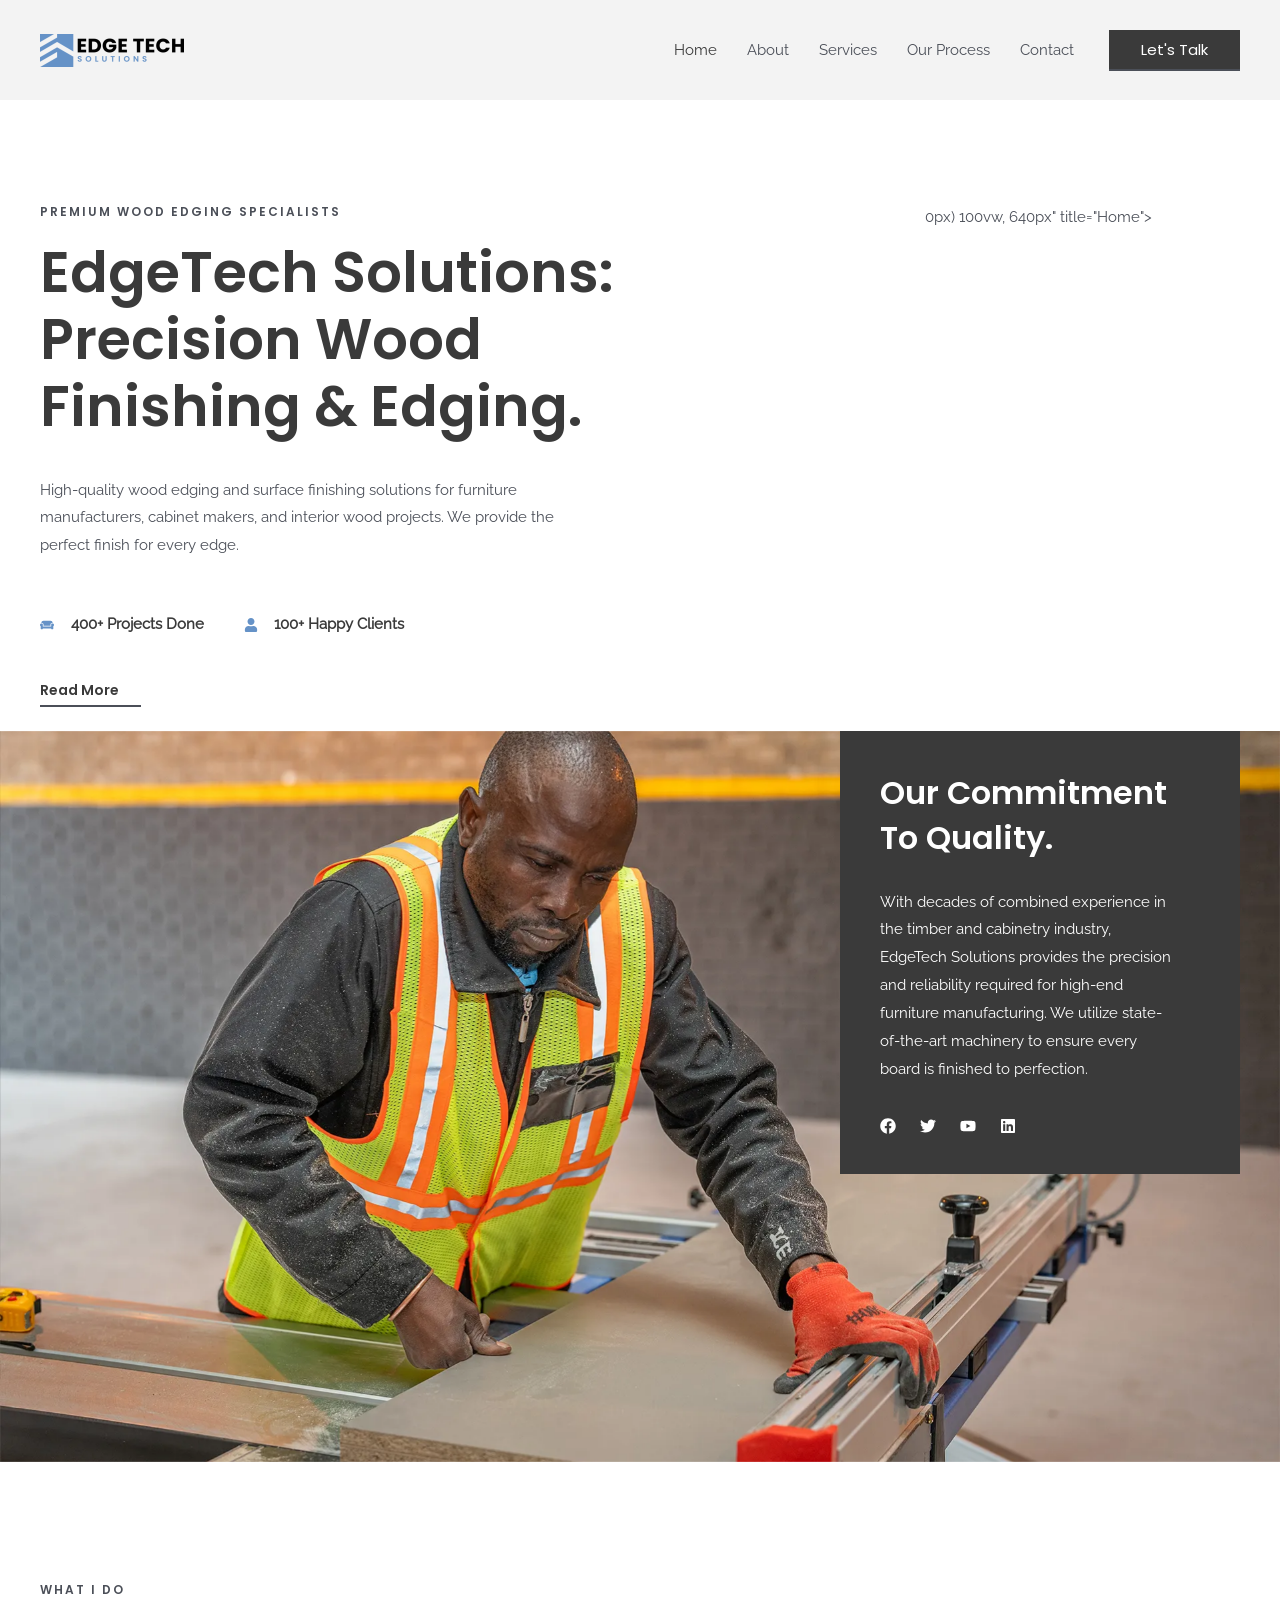
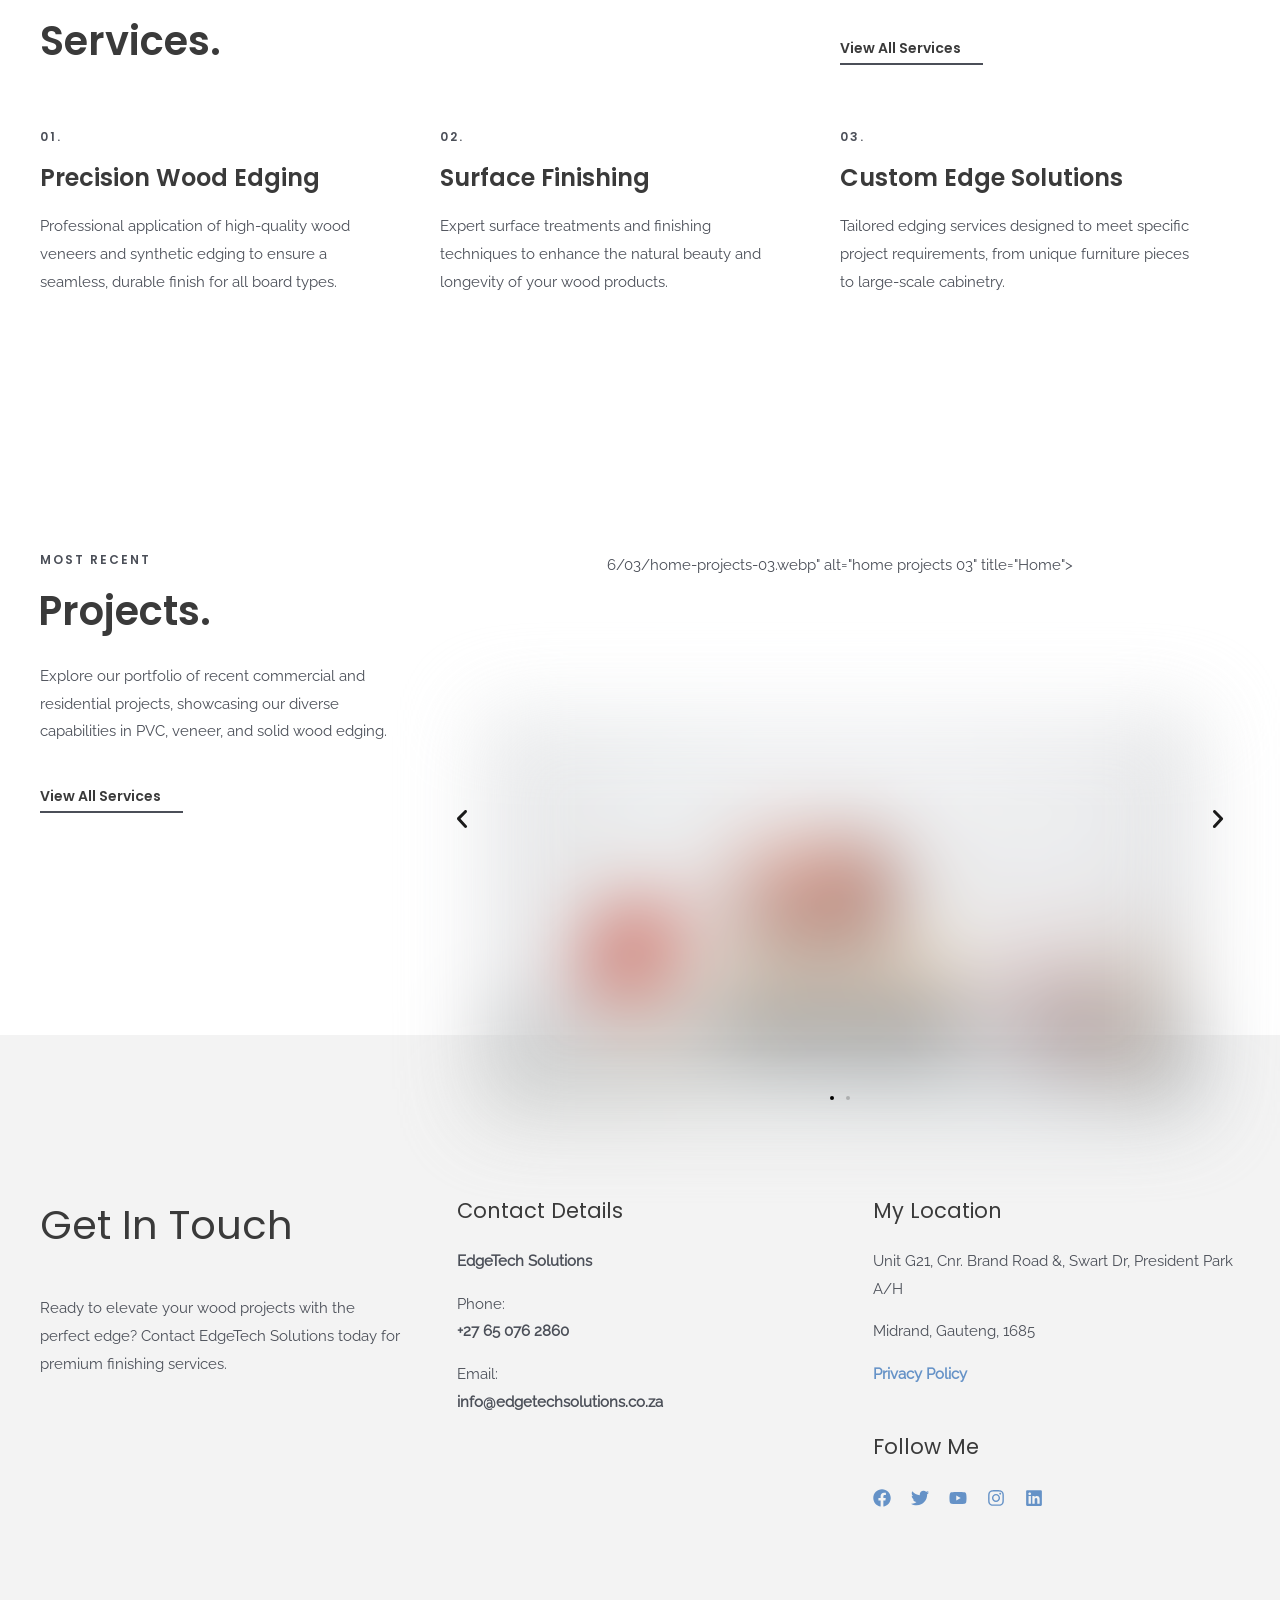
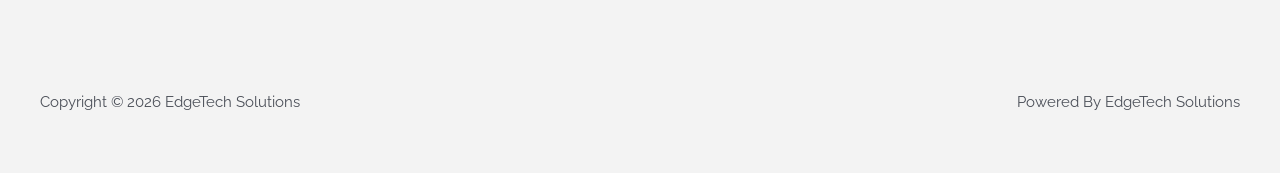
<file: index.html>
<!DOCTYPE html>
<html lang="en-ZA">
<head>
<meta charset="UTF-8">
<meta name="viewport" content="width=device-width, initial-scale=1">
	 
	<title>Precision Wood Edging & Surface Finishing | EdgeTech Solutions Midrand</title>
<link rel="stylesheet" id="et-bundle" href="css/index.bundle.css"/>




<!-- SureRank Meta Data -->
<meta name="description" content="High-quality wood edging and surface finishing for furniture manufacturers and cabinet makers in Midrand, Gauteng. PVC, veneer and solid wood edge solutions.">
<meta name="robots" content="index, follow">
<meta property="og:url" content="https://www.edgetechsolutions.co.za/">
<meta property="og:site_name" content="EdgeTech Solutions">
<meta property="og:locale" content="en_US">
<meta property="og:type" content="website">
<meta property="og:title" content="Precision Wood Edging & Surface Finishing | EdgeTech Solutions Midrand">
<meta property="og:description" content="Premium Wood Edging Specialists EdgeTech Solutions: Precision Wood Finishing &amp; Edging. High-quality wood edging and surface finishing solutions for furniture">
<meta property="article:published_time" content="2026-02-11T10:11:12+02:00">
<meta property="article:modified_time" content="2026-03-09T10:32:48+00:00">
<meta name="twitter:card" content="summary_large_image">
<meta name="twitter:title" content="Home - EdgeTech Solutions">
<meta name="twitter:description" content="Premium Wood Edging Specialists EdgeTech Solutions: Precision Wood Finishing &amp; Edging. High-quality wood edging and surface finishing solutions for furniture">

<!-- /SureRank Meta Data -->
<style id="wp-img-auto-sizes-contain-inline-css">
img:is([sizes=auto i],[sizes^="auto," i]){contain-intrinsic-size:3000px 1500px}
/*# sourceURL=wp-img-auto-sizes-contain-inline-css */
</style>

<style id="astra-theme-css-inline-css">
:root{--ast-post-nav-space:0;--ast-container-default-xlg-padding:6.67em;--ast-container-default-lg-padding:5.67em;--ast-container-default-slg-padding:4.34em;--ast-container-default-md-padding:3.34em;--ast-container-default-sm-padding:6.67em;--ast-container-default-xs-padding:2.4em;--ast-container-default-xxs-padding:1.4em;--ast-code-block-background:#EEEEEE;--ast-comment-inputs-background:#FAFAFA;--ast-normal-container-width:1200px;--ast-narrow-container-width:750px;--ast-blog-title-font-weight:normal;--ast-blog-meta-weight:inherit;--ast-global-color-primary:var(--ast-global-color-4);--ast-global-color-secondary:var(--ast-global-color-5);--ast-global-color-alternate-background:var(--ast-global-color-6);--ast-global-color-subtle-background:var(--ast-global-color-7);--ast-bg-style-guide:var( --ast-global-color-secondary,--ast-global-color-5 );--ast-shadow-style-guide:0px 0px 4px 0 #00000057;--ast-global-dark-bg-style:#fff;--ast-global-dark-lfs:#fbfbfb;--ast-widget-bg-color:#fafafa;--ast-wc-container-head-bg-color:#fbfbfb;--ast-title-layout-bg:#eeeeee;--ast-search-border-color:#e7e7e7;--ast-lifter-hover-bg:#e6e6e6;--ast-gallery-block-color:#000;--srfm-color-input-label:var(--ast-global-color-2);}html{font-size:93.75%;}a,.page-title{color:var(--ast-global-color-0);}a:hover,a:focus{color:var(--ast-global-color-8);}body,button,input,select,textarea,.ast-button,.ast-custom-button{font-family:'Raleway',sans-serif;font-weight:400;font-size:15px;font-size:1rem;}blockquote{color:var(--ast-global-color-3);}p,.entry-content p{margin-bottom:1em;}h1,h2,h3,h4,h5,h6,.entry-content :where(h1,h2,h3,h4,h5,h6),.site-title,.site-title a{font-family:'Poppins',sans-serif;font-weight:600;line-height:1.2em;text-transform:capitalize;}.site-title{font-size:27px;font-size:1.8rem;display:none;}header .custom-logo-link img{max-width:144px;width:144px;}.astra-logo-svg{width:144px;}.site-header .site-description{font-size:14px;font-size:0.93333333333333rem;display:none;}.entry-title{font-size:30px;font-size:2rem;}.archive .ast-article-post .ast-article-inner,.blog .ast-article-post .ast-article-inner,.archive .ast-article-post .ast-article-inner:hover,.blog .ast-article-post .ast-article-inner:hover{overflow:hidden;}h1,.entry-content :where(h1){font-size:56px;font-size:3.7333333333333rem;font-family:'Poppins',sans-serif;line-height:1.2em;text-transform:capitalize;}h2,.entry-content :where(h2){font-size:40px;font-size:2.6666666666667rem;font-family:'Poppins',sans-serif;line-height:1.2em;text-transform:capitalize;}h3,.entry-content :where(h3){font-size:32px;font-size:2.1333333333333rem;font-family:'Poppins',sans-serif;line-height:1.4em;text-transform:capitalize;}h4,.entry-content :where(h4){font-size:24px;font-size:1.6rem;line-height:1.2em;font-family:'Poppins',sans-serif;text-transform:capitalize;}h5,.entry-content :where(h5){font-size:20px;font-size:1.3333333333333rem;line-height:1.2em;font-family:'Poppins',sans-serif;text-transform:capitalize;}h6,.entry-content :where(h6){font-size:12px;font-size:0.8rem;line-height:1.25em;font-family:'Poppins',sans-serif;text-transform:capitalize;}::selection{background-color:var(--ast-global-color-0);color:#000000;}body,h1,h2,h3,h4,h5,h6,.entry-title a,.entry-content :where(h1,h2,h3,h4,h5,h6){color:var(--ast-global-color-3);}.tagcloud a:hover,.tagcloud a:focus,.tagcloud a.current-item{color:#000000;border-color:var(--ast-global-color-0);background-color:var(--ast-global-color-0);}input:focus,input[type="text"]:focus,input[type="email"]:focus,input[type="url"]:focus,input[type="password"]:focus,input[type="reset"]:focus,input[type="search"]:focus,textarea:focus{border-color:var(--ast-global-color-0);}input[type="radio"]:checked,input[type=reset],input[type="checkbox"]:checked,input[type="checkbox"]:hover:checked,input[type="checkbox"]:focus:checked,input[type=range]::-webkit-slider-thumb{border-color:var(--ast-global-color-0);background-color:var(--ast-global-color-0);box-shadow:none;}.site-footer a:hover + .post-count,.site-footer a:focus + .post-count{background:var(--ast-global-color-0);border-color:var(--ast-global-color-0);}.single .nav-links .nav-previous,.single .nav-links .nav-next{color:var(--ast-global-color-0);}.entry-meta,.entry-meta *{line-height:1.45;color:var(--ast-global-color-0);}.entry-meta a:not(.ast-button):hover,.entry-meta a:not(.ast-button):hover *,.entry-meta a:not(.ast-button):focus,.entry-meta a:not(.ast-button):focus *,.page-links > .page-link,.page-links .page-link:hover,.post-navigation a:hover{color:var(--ast-global-color-8);}#cat option,.secondary .calendar_wrap thead a,.secondary .calendar_wrap thead a:visited{color:var(--ast-global-color-0);}.secondary .calendar_wrap #today,.ast-progress-val span{background:var(--ast-global-color-0);}.secondary a:hover + .post-count,.secondary a:focus + .post-count{background:var(--ast-global-color-0);border-color:var(--ast-global-color-0);}.calendar_wrap #today > a{color:#000000;}.page-links .page-link,.single .post-navigation a{color:var(--ast-global-color-0);}.ast-header-break-point .main-header-bar .ast-button-wrap .menu-toggle{border-radius:0px;}.ast-search-menu-icon .search-form button.search-submit{padding:0 4px;}.ast-search-menu-icon form.search-form{padding-right:0;}.ast-header-search .ast-search-menu-icon.ast-dropdown-active .search-form,.ast-header-search .ast-search-menu-icon.ast-dropdown-active .search-field:focus{transition:all 0.2s;}.search-form input.search-field:focus{outline:none;}.ast-mobile-header-content .ast-builder-layout-element:not(.ast-builder-menu):not(.ast-header-divider-element),.ast-mobile-popup-content .ast-builder-layout-element:not(.ast-builder-menu):not(.ast-header-divider-element){padding:15px 20px;}.wp-block-latest-posts > li > a{color:var(--ast-global-color-2);}.widget-title{font-size:21px;font-size:1.4rem;color:var(--ast-global-color-3);}.ast-search-menu-icon.slide-search a:focus-visible:focus-visible,.astra-search-icon:focus-visible,#close:focus-visible,a:focus-visible,.ast-menu-toggle:focus-visible,.site .skip-link:focus-visible,.wp-block-loginout input:focus-visible,.wp-block-search.wp-block-search__button-inside .wp-block-search__inside-wrapper,.ast-header-navigation-arrow:focus-visible,.ast-orders-table__row .ast-orders-table__cell:focus-visible,a#ast-apply-coupon:focus-visible,#ast-apply-coupon:focus-visible,#close:focus-visible,.button.search-submit:focus-visible,#search_submit:focus,.normal-search:focus-visible,.ast-header-account-wrap:focus-visible,.astra-cart-drawer-close:focus,.ast-single-variation:focus,.ast-button:focus,.ast-builder-button-wrap:has(.ast-custom-button-link:focus),.ast-builder-button-wrap .ast-custom-button-link:focus{outline-style:dotted;outline-color:inherit;outline-width:thin;}input:focus,input[type="text"]:focus,input[type="email"]:focus,input[type="url"]:focus,input[type="password"]:focus,input[type="reset"]:focus,input[type="search"]:focus,input[type="number"]:focus,textarea:focus,.wp-block-search__input:focus,[data-section="section-header-mobile-trigger"] .ast-button-wrap .ast-mobile-menu-trigger-minimal:focus,.ast-mobile-popup-drawer.active .menu-toggle-close:focus,#ast-scroll-top:focus,#coupon_code:focus,#ast-coupon-code:focus{border-style:dotted;border-color:inherit;border-width:thin;}input{outline:none;}.site-logo-img img{ transition:all 0.2s linear;}body .ast-oembed-container *{position:absolute;top:0;width:100%;height:100%;left:0;}body .wp-block-embed-pocket-casts .ast-oembed-container *{position:unset;}.ast-single-post-featured-section + article {margin-top: 2em;}.site-content .ast-single-post-featured-section img {width: 100%;overflow: hidden;object-fit: cover;}.site > .ast-single-related-posts-container {margin-top: 0;}@media (min-width: 769px) {.ast-desktop .ast-container--narrow {max-width: var(--ast-narrow-container-width);margin: 0 auto;}}.ast-page-builder-template .hentry {margin: 0;}.ast-page-builder-template .site-content > .ast-container {max-width: 100%;padding: 0;}.ast-page-builder-template .site .site-content #primary {padding: 0;margin: 0;}.ast-page-builder-template .no-results {text-align: center;margin: 4em auto;}.ast-page-builder-template .ast-pagination {padding: 2em;}.ast-page-builder-template .entry-header.ast-no-title.ast-no-thumbnail {margin-top: 0;}.ast-page-builder-template .entry-header.ast-header-without-markup {margin-top: 0;margin-bottom: 0;}.ast-page-builder-template .entry-header.ast-no-title.ast-no-meta {margin-bottom: 0;}.ast-page-builder-template.single .post-navigation {padding-bottom: 2em;}.ast-page-builder-template.single-post .site-content > .ast-container {max-width: 100%;}.ast-page-builder-template .entry-header {margin-top: 4em;margin-left: auto;margin-right: auto;padding-left: 20px;padding-right: 20px;}.single.ast-page-builder-template .entry-header {padding-left: 20px;padding-right: 20px;}.ast-page-builder-template .ast-archive-description {margin: 4em auto 0;padding-left: 20px;padding-right: 20px;}.ast-page-builder-template.ast-no-sidebar .entry-content .alignwide {margin-left: 0;margin-right: 0;}@media (max-width:768.9px){#ast-desktop-header{display:none;}}@media (min-width:769px){#ast-mobile-header{display:none;}}.wp-block-buttons.aligncenter{justify-content:center;}.wp-block-buttons .wp-block-button.is-style-outline .wp-block-button__link.wp-element-button,.ast-outline-button,.wp-block-uagb-buttons-child .uagb-buttons-repeater.ast-outline-button{border-color:var(--ast-global-color-3);border-top-width:2px;border-right-width:2px;border-bottom-width:2px;border-left-width:2px;font-family:'Poppins',sans-serif;font-weight:600;font-size:14px;font-size:0.93333333333333rem;line-height:1em;border-top-left-radius:0px;border-top-right-radius:0px;border-bottom-right-radius:0px;border-bottom-left-radius:0px;}.wp-block-button.is-style-outline .wp-block-button__link:hover,.wp-block-buttons .wp-block-button.is-style-outline .wp-block-button__link:focus,.wp-block-buttons .wp-block-button.is-style-outline > .wp-block-button__link:not(.has-text-color):hover,.wp-block-buttons .wp-block-button.wp-block-button__link.is-style-outline:not(.has-text-color):hover,.ast-outline-button:hover,.ast-outline-button:focus,.wp-block-uagb-buttons-child .uagb-buttons-repeater.ast-outline-button:hover,.wp-block-uagb-buttons-child .uagb-buttons-repeater.ast-outline-button:focus{background-color:rgba(0,0,0,0);border-color:var(--ast-global-color-2);}.wp-block-button .wp-block-button__link.wp-element-button.is-style-outline:not(.has-background),.wp-block-button.is-style-outline>.wp-block-button__link.wp-element-button:not(.has-background),.ast-outline-button{background-color:rgba(131,149,149,0);}.uagb-buttons-repeater.ast-outline-button{border-radius:9999px;}.entry-content[data-ast-blocks-layout] > figure{margin-bottom:1em;}@media (max-width:768px){.ast-left-sidebar #content > .ast-container{display:flex;flex-direction:column-reverse;width:100%;}.ast-separate-container .ast-article-post,.ast-separate-container .ast-article-single{padding:1.5em 2.14em;}.ast-author-box img.avatar{margin:20px 0 0 0;}}@media (min-width:769px){.ast-separate-container.ast-right-sidebar #primary,.ast-separate-container.ast-left-sidebar #primary{border:0;}.search-no-results.ast-separate-container #primary{margin-bottom:4em;}}.elementor-widget-button .elementor-button{border-style:solid;text-decoration:none;border-top-width:0;border-right-width:0;border-left-width:0;border-bottom-width:2px;}.elementor-button.elementor-size-sm,.elementor-button.elementor-size-xs,.elementor-button.elementor-size-md,.elementor-button.elementor-size-lg,.elementor-button.elementor-size-xl,.elementor-button{border-top-left-radius:0px;border-top-right-radius:0px;border-bottom-right-radius:0px;border-bottom-left-radius:0px;padding-top:8px;padding-right:0px;padding-bottom:8px;padding-left:0px;}.elementor-widget-button .elementor-button{border-color:var(--ast-global-color-3);background-color:rgba(131,149,149,0);}.elementor-widget-button .elementor-button:hover,.elementor-widget-button .elementor-button:focus{color:var(--ast-global-color-2);background-color:rgba(0,0,0,0);border-color:var(--ast-global-color-2);}.wp-block-button .wp-block-button__link ,.elementor-widget-button .elementor-button,.elementor-widget-button .elementor-button:visited{color:var(--ast-global-color-2);}.elementor-widget-button .elementor-button{font-family:'Poppins',sans-serif;font-weight:600;font-size:14px;font-size:0.93333333333333rem;line-height:1em;text-transform:capitalize;letter-spacing:0;}body .elementor-button.elementor-size-sm,body .elementor-button.elementor-size-xs,body .elementor-button.elementor-size-md,body .elementor-button.elementor-size-lg,body .elementor-button.elementor-size-xl,body .elementor-button{font-size:14px;font-size:0.93333333333333rem;}.wp-block-button .wp-block-button__link:hover,.wp-block-button .wp-block-button__link:focus{color:var(--ast-global-color-2);background-color:rgba(0,0,0,0);border-color:var(--ast-global-color-2);}.elementor-widget-heading h1.elementor-heading-title{line-height:1.2em;}.elementor-widget-heading h2.elementor-heading-title{line-height:1.2em;}.elementor-widget-heading h3.elementor-heading-title{line-height:1.4em;}.elementor-widget-heading h4.elementor-heading-title{line-height:1.2em;}.elementor-widget-heading h5.elementor-heading-title{line-height:1.2em;}.elementor-widget-heading h6.elementor-heading-title{line-height:1.25em;}.wp-block-button .wp-block-button__link,.wp-block-search .wp-block-search__button,body .wp-block-file .wp-block-file__button{border-style:solid;border-bottom-width:2px;border-color:var(--ast-global-color-3);background-color:rgba(131,149,149,0);color:var(--ast-global-color-2);font-family:'Poppins',sans-serif;font-weight:600;line-height:1em;text-transform:capitalize;letter-spacing:0;font-size:14px;font-size:0.93333333333333rem;border-top-left-radius:0px;border-top-right-radius:0px;border-bottom-right-radius:0px;border-bottom-left-radius:0px;padding-top:8px;padding-right:0px;padding-bottom:8px;padding-left:0px;}.menu-toggle,button,.ast-button,.ast-custom-button,.button,input#submit,input[type="button"],input[type="submit"],input[type="reset"],form[CLASS*="wp-block-search__"].wp-block-search .wp-block-search__inside-wrapper .wp-block-search__button,body .wp-block-file .wp-block-file__button{border-style:solid;border-top-width:0;border-right-width:0;border-left-width:0;border-bottom-width:2px;color:var(--ast-global-color-2);border-color:var(--ast-global-color-3);background-color:rgba(131,149,149,0);padding-top:8px;padding-right:0px;padding-bottom:8px;padding-left:0px;font-family:'Poppins',sans-serif;font-weight:600;font-size:14px;font-size:0.93333333333333rem;line-height:1em;text-transform:capitalize;letter-spacing:0;border-top-left-radius:0px;border-top-right-radius:0px;border-bottom-right-radius:0px;border-bottom-left-radius:0px;}button:focus,.menu-toggle:hover,button:hover,.ast-button:hover,.ast-custom-button:hover .button:hover,.ast-custom-button:hover ,input[type=reset]:hover,input[type=reset]:focus,input#submit:hover,input#submit:focus,input[type="button"]:hover,input[type="button"]:focus,input[type="submit"]:hover,input[type="submit"]:focus,form[CLASS*="wp-block-search__"].wp-block-search .wp-block-search__inside-wrapper .wp-block-search__button:hover,form[CLASS*="wp-block-search__"].wp-block-search .wp-block-search__inside-wrapper .wp-block-search__button:focus,body .wp-block-file .wp-block-file__button:hover,body .wp-block-file .wp-block-file__button:focus{color:var(--ast-global-color-2);background-color:rgba(0,0,0,0);border-color:var(--ast-global-color-2);}@media (max-width:768px){.ast-mobile-header-stack .main-header-bar .ast-search-menu-icon{display:inline-block;}.ast-header-break-point.ast-header-custom-item-outside .ast-mobile-header-stack .main-header-bar .ast-search-icon{margin:0;}.ast-comment-avatar-wrap img{max-width:2.5em;}.ast-comment-meta{padding:0 1.8888em 1.3333em;}.ast-separate-container .ast-comment-list li.depth-1{padding:1.5em 2.14em;}.ast-separate-container .comment-respond{padding:2em 2.14em;}}@media (min-width:544px){.ast-container{max-width:100%;}}@media (max-width:544px){.ast-separate-container .ast-article-post,.ast-separate-container .ast-article-single,.ast-separate-container .comments-title,.ast-separate-container .ast-archive-description{padding:1.5em 1em;}.ast-separate-container #content .ast-container{padding-left:0.54em;padding-right:0.54em;}.ast-separate-container .ast-comment-list .bypostauthor{padding:.5em;}.ast-search-menu-icon.ast-dropdown-active .search-field{width:170px;}} #ast-mobile-header .ast-site-header-cart-li a{pointer-events:none;}body,.ast-separate-container{background-color:var(--ast-global-color-4);background-image:none;}@media (max-width:768px){.site-title{display:none;}.site-header .site-description{display:none;}h1,.entry-content :where(h1){font-size:40px;font-size:2.6666666666667rem;}h2,.entry-content :where(h2){font-size:32px;font-size:2.1333333333333rem;}h3,.entry-content :where(h3){font-size:26px;font-size:1.7333333333333rem;}h4,.entry-content :where(h4){font-size:22px;font-size:1.4666666666667rem;}h5,.entry-content :where(h5){font-size:18px;font-size:1.2rem;}h6,.entry-content :where(h6){font-size:11px;font-size:0.73333333333333rem;}}@media (max-width:544px){.site-title{display:none;}.site-header .site-description{display:none;}h1,.entry-content :where(h1){font-size:32px;font-size:2.1333333333333rem;}h2,.entry-content :where(h2){font-size:28px;font-size:1.8666666666667rem;}h3,.entry-content :where(h3){font-size:24px;font-size:1.6rem;}h4,.entry-content :where(h4){font-size:20px;font-size:1.3333333333333rem;}h5,.entry-content :where(h5){font-size:16px;font-size:1.0666666666667rem;}h6,.entry-content :where(h6){font-size:11px;font-size:0.73333333333333rem;}header .custom-logo-link img,.ast-header-break-point .site-branding img,.ast-header-break-point .custom-logo-link img{max-width:144px;width:144px;}.astra-logo-svg{width:144px;}.ast-header-break-point .site-logo-img .custom-mobile-logo-link img{max-width:144px;}}@media (max-width:768px){html{font-size:85.5%;}}@media (max-width:544px){html{font-size:85.5%;}}@media (min-width:769px){.ast-container{max-width:1240px;}}@media (min-width:769px){.site-content .ast-container{display:flex;}}@media (max-width:768px){.site-content .ast-container{flex-direction:column;}}.entry-content :where(h1,h2,h3,h4,h5,h6){clear:none;}@media (min-width:769px){.main-header-menu .sub-menu .menu-item.ast-left-align-sub-menu:hover > .sub-menu,.main-header-menu .sub-menu .menu-item.ast-left-align-sub-menu.focus > .sub-menu{margin-left:-0px;}}.site .comments-area{padding-bottom:3em;}.footer-widget-area[data-section^="section-fb-html-"] .ast-builder-html-element{text-align:center;}.wp-block-file {display: flex;align-items: center;flex-wrap: wrap;justify-content: space-between;}.wp-block-pullquote {border: none;}.wp-block-pullquote blockquote::before {content: "\201D";font-family: "Helvetica",sans-serif;display: flex;transform: rotate( 180deg );font-size: 6rem;font-style: normal;line-height: 1;font-weight: bold;align-items: center;justify-content: center;}.has-text-align-right > blockquote::before {justify-content: flex-start;}.has-text-align-left > blockquote::before {justify-content: flex-end;}figure.wp-block-pullquote.is-style-solid-color blockquote {max-width: 100%;text-align: inherit;}:root {--wp--custom--ast-default-block-top-padding: 3em;--wp--custom--ast-default-block-right-padding: 3em;--wp--custom--ast-default-block-bottom-padding: 3em;--wp--custom--ast-default-block-left-padding: 3em;--wp--custom--ast-container-width: 1200px;--wp--custom--ast-content-width-size: 1200px;--wp--custom--ast-wide-width-size: calc(1200px + var(--wp--custom--ast-default-block-left-padding) + var(--wp--custom--ast-default-block-right-padding));}.ast-narrow-container {--wp--custom--ast-content-width-size: 750px;--wp--custom--ast-wide-width-size: 750px;}@media(max-width: 768px) {:root {--wp--custom--ast-default-block-top-padding: 3em;--wp--custom--ast-default-block-right-padding: 2em;--wp--custom--ast-default-block-bottom-padding: 3em;--wp--custom--ast-default-block-left-padding: 2em;}}@media(max-width: 544px) {:root {--wp--custom--ast-default-block-top-padding: 3em;--wp--custom--ast-default-block-right-padding: 1.5em;--wp--custom--ast-default-block-bottom-padding: 3em;--wp--custom--ast-default-block-left-padding: 1.5em;}}.entry-content > .wp-block-group,.entry-content > .wp-block-cover,.entry-content > .wp-block-columns {padding-top: var(--wp--custom--ast-default-block-top-padding);padding-right: var(--wp--custom--ast-default-block-right-padding);padding-bottom: var(--wp--custom--ast-default-block-bottom-padding);padding-left: var(--wp--custom--ast-default-block-left-padding);}.ast-plain-container.ast-no-sidebar .entry-content > .alignfull,.ast-page-builder-template .ast-no-sidebar .entry-content > .alignfull {margin-left: calc( -50vw + 50%);margin-right: calc( -50vw + 50%);max-width: 100vw;width: 100vw;}.ast-plain-container.ast-no-sidebar .entry-content .alignfull .alignfull,.ast-page-builder-template.ast-no-sidebar .entry-content .alignfull .alignfull,.ast-plain-container.ast-no-sidebar .entry-content .alignfull .alignwide,.ast-page-builder-template.ast-no-sidebar .entry-content .alignfull .alignwide,.ast-plain-container.ast-no-sidebar .entry-content .alignwide .alignfull,.ast-page-builder-template.ast-no-sidebar .entry-content .alignwide .alignfull,.ast-plain-container.ast-no-sidebar .entry-content .alignwide .alignwide,.ast-page-builder-template.ast-no-sidebar .entry-content .alignwide .alignwide,.ast-plain-container.ast-no-sidebar .entry-content .wp-block-column .alignfull,.ast-page-builder-template.ast-no-sidebar .entry-content .wp-block-column .alignfull,.ast-plain-container.ast-no-sidebar .entry-content .wp-block-column .alignwide,.ast-page-builder-template.ast-no-sidebar .entry-content .wp-block-column .alignwide {margin-left: auto;margin-right: auto;width: 100%;}[data-ast-blocks-layout] .wp-block-separator:not(.is-style-dots) {height: 0;}[data-ast-blocks-layout] .wp-block-separator {margin: 20px auto;}[data-ast-blocks-layout] .wp-block-separator:not(.is-style-wide):not(.is-style-dots) {max-width: 100px;}[data-ast-blocks-layout] .wp-block-separator.has-background {padding: 0;}.entry-content[data-ast-blocks-layout] > * {max-width: var(--wp--custom--ast-content-width-size);margin-left: auto;margin-right: auto;}.entry-content[data-ast-blocks-layout] > .alignwide {max-width: var(--wp--custom--ast-wide-width-size);}.entry-content[data-ast-blocks-layout] .alignfull {max-width: none;}.entry-content .wp-block-columns {margin-bottom: 0;}blockquote {margin: 1.5em;border-color: rgba(0,0,0,0.05);}.wp-block-quote:not(.has-text-align-right):not(.has-text-align-center) {border-left: 5px solid rgba(0,0,0,0.05);}.has-text-align-right > blockquote,blockquote.has-text-align-right {border-right: 5px solid rgba(0,0,0,0.05);}.has-text-align-left > blockquote,blockquote.has-text-align-left {border-left: 5px solid rgba(0,0,0,0.05);}.wp-block-site-tagline,.wp-block-latest-posts .read-more {margin-top: 15px;}.wp-block-loginout p label {display: block;}.wp-block-loginout p:not(.login-remember):not(.login-submit) input {width: 100%;}.wp-block-loginout input:focus {border-color: transparent;}.wp-block-loginout input:focus {outline: thin dotted;}.entry-content .wp-block-media-text .wp-block-media-text__content {padding: 0 0 0 8%;}.entry-content .wp-block-media-text.has-media-on-the-right .wp-block-media-text__content {padding: 0 8% 0 0;}.entry-content .wp-block-media-text.has-background .wp-block-media-text__content {padding: 8%;}.entry-content .wp-block-cover:not([class*="background-color"]):not(.has-text-color.has-link-color) .wp-block-cover__inner-container,.entry-content .wp-block-cover:not([class*="background-color"]) .wp-block-cover-image-text,.entry-content .wp-block-cover:not([class*="background-color"]) .wp-block-cover-text,.entry-content .wp-block-cover-image:not([class*="background-color"]) .wp-block-cover__inner-container,.entry-content .wp-block-cover-image:not([class*="background-color"]) .wp-block-cover-image-text,.entry-content .wp-block-cover-image:not([class*="background-color"]) .wp-block-cover-text {color: var(--ast-global-color-primary,var(--ast-global-color-5));}.wp-block-loginout .login-remember input {width: 1.1rem;height: 1.1rem;margin: 0 5px 4px 0;vertical-align: middle;}.wp-block-latest-posts > li > *:first-child,.wp-block-latest-posts:not(.is-grid) > li:first-child {margin-top: 0;}.entry-content > .wp-block-buttons,.entry-content > .wp-block-uagb-buttons {margin-bottom: 1.5em;}.wp-block-search__inside-wrapper .wp-block-search__input {padding: 0 10px;color: var(--ast-global-color-3);background: var(--ast-global-color-primary,var(--ast-global-color-5));border-color: var(--ast-border-color);}.wp-block-latest-posts .read-more {margin-bottom: 1.5em;}.wp-block-search__no-button .wp-block-search__inside-wrapper .wp-block-search__input {padding-top: 5px;padding-bottom: 5px;}.wp-block-latest-posts .wp-block-latest-posts__post-date,.wp-block-latest-posts .wp-block-latest-posts__post-author {font-size: 1rem;}.wp-block-latest-posts > li > *,.wp-block-latest-posts:not(.is-grid) > li {margin-top: 12px;margin-bottom: 12px;}.ast-page-builder-template .entry-content[data-ast-blocks-layout] > .alignwide:where(:not(.uagb-is-root-container):not(.spectra-is-root-container)) > * {max-width: var(--wp--custom--ast-wide-width-size);}.ast-page-builder-template .entry-content[data-ast-blocks-layout] > .inherit-container-width > *,.ast-page-builder-template .entry-content[data-ast-blocks-layout] > *:not(.wp-block-group):where(:not(.uagb-is-root-container):not(.spectra-is-root-container)) > *,.entry-content[data-ast-blocks-layout] > .wp-block-cover .wp-block-cover__inner-container {max-width: none ;margin-left: auto;margin-right: auto;}.ast-page-builder-template .entry-content[data-ast-blocks-layout] > *,.ast-page-builder-template .entry-content[data-ast-blocks-layout] > .alignfull:where(:not(.wp-block-group):not(.uagb-is-root-container):not(.spectra-is-root-container)) > * {max-width: none;}.entry-content[data-ast-blocks-layout] .wp-block-cover:not(.alignleft):not(.alignright) {width: auto;}@media(max-width: 1200px) {.ast-separate-container .entry-content > .alignfull,.ast-separate-container .entry-content[data-ast-blocks-layout] > .alignwide,.ast-plain-container .entry-content[data-ast-blocks-layout] > .alignwide,.ast-plain-container .entry-content .alignfull {margin-left: calc(-1 * min(var(--ast-container-default-xlg-padding),20px)) ;margin-right: calc(-1 * min(var(--ast-container-default-xlg-padding),20px));}}@media(min-width: 1201px) {.ast-separate-container .entry-content > .alignfull {margin-left: calc(-1 * var(--ast-container-default-xlg-padding) );margin-right: calc(-1 * var(--ast-container-default-xlg-padding) );}.ast-separate-container .entry-content[data-ast-blocks-layout] > .alignwide,.ast-plain-container .entry-content[data-ast-blocks-layout] > .alignwide {margin-left: auto;margin-right: auto;}}@media(min-width: 768px) {.ast-separate-container .entry-content .wp-block-group.alignwide:not(.inherit-container-width) > :where(:not(.alignleft):not(.alignright)),.ast-plain-container .entry-content .wp-block-group.alignwide:not(.inherit-container-width) > :where(:not(.alignleft):not(.alignright)) {max-width: calc( var(--wp--custom--ast-content-width-size) + 80px );}.ast-plain-container.ast-right-sidebar .entry-content[data-ast-blocks-layout] .alignfull,.ast-plain-container.ast-left-sidebar .entry-content[data-ast-blocks-layout] .alignfull {margin-left: -60px;margin-right: -60px;}}@media(min-width: 544px) {.entry-content > .alignleft {margin-right: 20px;}.entry-content > .alignright {margin-left: 20px;}}@media (max-width:544px){.wp-block-columns .wp-block-column:not(:last-child){margin-bottom:20px;}.wp-block-latest-posts{margin:0;}}@media( max-width: 600px ) {.entry-content .wp-block-media-text .wp-block-media-text__content,.entry-content .wp-block-media-text.has-media-on-the-right .wp-block-media-text__content {padding: 8% 0 0;}.entry-content .wp-block-media-text.has-background .wp-block-media-text__content {padding: 8%;}}.ast-page-builder-template .entry-header {padding-left: 0;}.ast-narrow-container .site-content .wp-block-uagb-image--align-full .wp-block-uagb-image__figure {max-width: 100%;margin-left: auto;margin-right: auto;}:root .has-ast-global-color-0-color{color:var(--ast-global-color-0);}:root .has-ast-global-color-0-background-color{background-color:var(--ast-global-color-0);}:root .wp-block-button .has-ast-global-color-0-color{color:var(--ast-global-color-0);}:root .wp-block-button .has-ast-global-color-0-background-color{background-color:var(--ast-global-color-0);}:root .has-ast-global-color-1-color{color:var(--ast-global-color-1);}:root .has-ast-global-color-1-background-color{background-color:var(--ast-global-color-1);}:root .wp-block-button .has-ast-global-color-1-color{color:var(--ast-global-color-1);}:root .wp-block-button .has-ast-global-color-1-background-color{background-color:var(--ast-global-color-1);}:root .has-ast-global-color-2-color{color:var(--ast-global-color-2);}:root .has-ast-global-color-2-background-color{background-color:var(--ast-global-color-2);}:root .wp-block-button .has-ast-global-color-2-color{color:var(--ast-global-color-2);}:root .wp-block-button .has-ast-global-color-2-background-color{background-color:var(--ast-global-color-2);}:root .has-ast-global-color-3-color{color:var(--ast-global-color-3);}:root .has-ast-global-color-3-background-color{background-color:var(--ast-global-color-3);}:root .wp-block-button .has-ast-global-color-3-color{color:var(--ast-global-color-3);}:root .wp-block-button .has-ast-global-color-3-background-color{background-color:var(--ast-global-color-3);}:root .has-ast-global-color-4-color{color:var(--ast-global-color-4);}:root .has-ast-global-color-4-background-color{background-color:var(--ast-global-color-4);}:root .wp-block-button .has-ast-global-color-4-color{color:var(--ast-global-color-4);}:root .wp-block-button .has-ast-global-color-4-background-color{background-color:var(--ast-global-color-4);}:root .has-ast-global-color-5-color{color:var(--ast-global-color-5);}:root .has-ast-global-color-5-background-color{background-color:var(--ast-global-color-5);}:root .wp-block-button .has-ast-global-color-5-color{color:var(--ast-global-color-5);}:root .wp-block-button .has-ast-global-color-5-background-color{background-color:var(--ast-global-color-5);}:root .has-ast-global-color-6-color{color:var(--ast-global-color-6);}:root .has-ast-global-color-6-background-color{background-color:var(--ast-global-color-6);}:root .wp-block-button .has-ast-global-color-6-color{color:var(--ast-global-color-6);}:root .wp-block-button .has-ast-global-color-6-background-color{background-color:var(--ast-global-color-6);}:root .has-ast-global-color-7-color{color:var(--ast-global-color-7);}:root .has-ast-global-color-7-background-color{background-color:var(--ast-global-color-7);}:root .wp-block-button .has-ast-global-color-7-color{color:var(--ast-global-color-7);}:root .wp-block-button .has-ast-global-color-7-background-color{background-color:var(--ast-global-color-7);}:root .has-ast-global-color-8-color{color:var(--ast-global-color-8);}:root .has-ast-global-color-8-background-color{background-color:var(--ast-global-color-8);}:root .wp-block-button .has-ast-global-color-8-color{color:var(--ast-global-color-8);}:root .wp-block-button .has-ast-global-color-8-background-color{background-color:var(--ast-global-color-8);}:root{--ast-global-color-0:#6592c7;--ast-global-color-1:#3a3a3a;--ast-global-color-2:#3a3a3a;--ast-global-color-3:#4B4F58;--ast-global-color-4:#ffffff;--ast-global-color-5:#f3f3f3;--ast-global-color-6:#F2F5F7;--ast-global-color-7:#424242;--ast-global-color-8:#bfd1ff;}:root {--ast-border-color : var(--ast-global-color-0);}.ast-single-entry-banner {-js-display: flex;display: flex;flex-direction: column;justify-content: center;text-align: center;position: relative;background: var(--ast-title-layout-bg);}.ast-single-entry-banner[data-banner-layout="layout-1"] {max-width: 1200px;background: inherit;padding: 20px 0;}.ast-single-entry-banner[data-banner-width-type="custom"] {margin: 0 auto;width: 100%;}.ast-single-entry-banner + .site-content .entry-header {margin-bottom: 0;}.site .ast-author-avatar {--ast-author-avatar-size: ;}a.ast-underline-text {text-decoration: underline;}.ast-container > .ast-terms-link {position: relative;display: block;}a.ast-button.ast-badge-tax {padding: 4px 8px;border-radius: 3px;font-size: inherit;}header.entry-header{text-align:left;}header.entry-header .entry-title{font-size:30px;font-size:2rem;}header.entry-header > *:not(:last-child){margin-bottom:10px;}@media (max-width:768px){header.entry-header{text-align:left;}}@media (max-width:544px){header.entry-header{text-align:left;}}.ast-archive-entry-banner {-js-display: flex;display: flex;flex-direction: column;justify-content: center;text-align: center;position: relative;background: var(--ast-title-layout-bg);}.ast-archive-entry-banner[data-banner-width-type="custom"] {margin: 0 auto;width: 100%;}.ast-archive-entry-banner[data-banner-layout="layout-1"] {background: inherit;padding: 20px 0;text-align: left;}body.archive .ast-archive-description{max-width:1200px;width:100%;text-align:left;padding-top:3em;padding-right:3em;padding-bottom:3em;padding-left:3em;}body.archive .ast-archive-description .ast-archive-title,body.archive .ast-archive-description .ast-archive-title *{font-size:40px;font-size:2.6666666666667rem;}body.archive .ast-archive-description > *:not(:last-child){margin-bottom:10px;}@media (max-width:768px){body.archive .ast-archive-description{text-align:left;}}@media (max-width:544px){body.archive .ast-archive-description{text-align:left;}}.ast-breadcrumbs .trail-browse,.ast-breadcrumbs .trail-items,.ast-breadcrumbs .trail-items li{display:inline-block;margin:0;padding:0;border:none;background:inherit;text-indent:0;text-decoration:none;}.ast-breadcrumbs .trail-browse{font-size:inherit;font-style:inherit;font-weight:inherit;color:inherit;}.ast-breadcrumbs .trail-items{list-style:none;}.trail-items li::after{padding:0 0.3em;content:"\00bb";}.trail-items li:last-of-type::after{display:none;}h1,h2,h3,h4,h5,h6,.entry-content :where(h1,h2,h3,h4,h5,h6){color:var(--ast-global-color-2);}@media (max-width:768px){.ast-builder-grid-row-container.ast-builder-grid-row-tablet-3-firstrow .ast-builder-grid-row > *:first-child,.ast-builder-grid-row-container.ast-builder-grid-row-tablet-3-lastrow .ast-builder-grid-row > *:last-child{grid-column:1 / -1;}}@media (max-width:544px){.ast-builder-grid-row-container.ast-builder-grid-row-mobile-3-firstrow .ast-builder-grid-row > *:first-child,.ast-builder-grid-row-container.ast-builder-grid-row-mobile-3-lastrow .ast-builder-grid-row > *:last-child{grid-column:1 / -1;}}.ast-builder-layout-element[data-section="title_tagline"]{display:flex;}@media (max-width:768px){.ast-header-break-point .ast-builder-layout-element[data-section="title_tagline"]{display:flex;}}@media (max-width:544px){.ast-header-break-point .ast-builder-layout-element[data-section="title_tagline"]{display:flex;}}[data-section*="section-hb-button-"] .menu-link{display:none;}.ast-header-button-1[data-section*="section-hb-button-"] .ast-builder-button-wrap .ast-custom-button{font-weight:normal;font-size:15px;font-size:1rem;line-height:1em;}.ast-header-button-1 .ast-custom-button{color:var(--ast-global-color-4);background:var(--ast-global-color-2);}.ast-header-button-1 .ast-custom-button:hover{color:var(--ast-global-color-4);background:var(--ast-global-color-3);}.ast-header-button-1[data-section*="section-hb-button-"] .ast-builder-button-wrap .ast-custom-button{padding-top:12px;padding-bottom:12px;padding-left:32px;padding-right:32px;}.ast-header-button-1[data-section="section-hb-button-1"]{display:flex;}@media (max-width:768px){.ast-header-break-point .ast-header-button-1[data-section="section-hb-button-1"]{display:none;}}@media (max-width:544px){.ast-header-break-point .ast-header-button-1[data-section="section-hb-button-1"]{display:none;}}.ast-builder-menu-1{font-family:inherit;font-weight:inherit;}.ast-builder-menu-1 .menu-item > .menu-link{color:var(--ast-global-color-3);}.ast-builder-menu-1 .menu-item > .ast-menu-toggle{color:var(--ast-global-color-3);}.ast-builder-menu-1 .menu-item:hover > .menu-link,.ast-builder-menu-1 .inline-on-mobile .menu-item:hover > .ast-menu-toggle{color:var(--ast-global-color-2);}.ast-builder-menu-1 .menu-item:hover > .ast-menu-toggle{color:var(--ast-global-color-2);}.ast-builder-menu-1 .menu-item.current-menu-item > .menu-link,.ast-builder-menu-1 .inline-on-mobile .menu-item.current-menu-item > .ast-menu-toggle,.ast-builder-menu-1 .current-menu-ancestor > .menu-link{color:var(--ast-global-color-2);}.ast-builder-menu-1 .menu-item.current-menu-item > .ast-menu-toggle{color:var(--ast-global-color-2);}.ast-builder-menu-1 .sub-menu,.ast-builder-menu-1 .inline-on-mobile .sub-menu{border-top-width:0px;border-bottom-width:0px;border-right-width:0px;border-left-width:0px;border-color:#eaeaea;border-style:solid;}.ast-builder-menu-1 .sub-menu .sub-menu{top:0px;}.ast-builder-menu-1 .main-header-menu > .menu-item > .sub-menu,.ast-builder-menu-1 .main-header-menu > .menu-item > .astra-full-megamenu-wrapper{margin-top:0px;}.ast-desktop .ast-builder-menu-1 .main-header-menu > .menu-item > .sub-menu:before,.ast-desktop .ast-builder-menu-1 .main-header-menu > .menu-item > .astra-full-megamenu-wrapper:before{height:calc( 0px + 0px + 5px );}.ast-desktop .ast-builder-menu-1 .menu-item .sub-menu .menu-link{border-style:none;}@media (max-width:768px){.ast-header-break-point .ast-builder-menu-1 .menu-item.menu-item-has-children > .ast-menu-toggle{top:0;}.ast-builder-menu-1 .inline-on-mobile .menu-item.menu-item-has-children > .ast-menu-toggle{right:-15px;}.ast-builder-menu-1 .menu-item-has-children > .menu-link:after{content:unset;}.ast-builder-menu-1 .main-header-menu > .menu-item > .sub-menu,.ast-builder-menu-1 .main-header-menu > .menu-item > .astra-full-megamenu-wrapper{margin-top:0;}}@media (max-width:544px){.ast-header-break-point .ast-builder-menu-1 .menu-item.menu-item-has-children > .ast-menu-toggle{top:0;}.ast-builder-menu-1 .main-header-menu > .menu-item > .sub-menu,.ast-builder-menu-1 .main-header-menu > .menu-item > .astra-full-megamenu-wrapper{margin-top:0;}}.ast-builder-menu-1{display:flex;}@media (max-width:768px){.ast-header-break-point .ast-builder-menu-1{display:flex;}}@media (max-width:544px){.ast-header-break-point .ast-builder-menu-1{display:flex;}}.site-below-footer-wrap{padding-top:20px;padding-bottom:20px;}.site-below-footer-wrap[data-section="section-below-footer-builder"]{background-image:none;min-height:80px;border-style:solid;border-width:0px;border-top-width:1px;border-top-color:var(--ast-global-color-5);}.site-below-footer-wrap[data-section="section-below-footer-builder"] .ast-builder-grid-row{max-width:1200px;min-height:80px;margin-left:auto;margin-right:auto;}.site-below-footer-wrap[data-section="section-below-footer-builder"] .ast-builder-grid-row,.site-below-footer-wrap[data-section="section-below-footer-builder"] .site-footer-section{align-items:center;}.site-below-footer-wrap[data-section="section-below-footer-builder"].ast-footer-row-inline .site-footer-section{display:flex;margin-bottom:0;}.ast-builder-grid-row-2-equal .ast-builder-grid-row{grid-template-columns:repeat( 2,1fr );}@media (max-width:768px){.site-below-footer-wrap[data-section="section-below-footer-builder"].ast-footer-row-tablet-inline .site-footer-section{display:flex;margin-bottom:0;}.site-below-footer-wrap[data-section="section-below-footer-builder"].ast-footer-row-tablet-stack .site-footer-section{display:block;margin-bottom:10px;}.ast-builder-grid-row-container.ast-builder-grid-row-tablet-2-equal .ast-builder-grid-row{grid-template-columns:repeat( 2,1fr );}}@media (max-width:544px){.site-below-footer-wrap[data-section="section-below-footer-builder"].ast-footer-row-mobile-inline .site-footer-section{display:flex;margin-bottom:0;}.site-below-footer-wrap[data-section="section-below-footer-builder"].ast-footer-row-mobile-stack .site-footer-section{display:block;margin-bottom:10px;}.ast-builder-grid-row-container.ast-builder-grid-row-mobile-full .ast-builder-grid-row{grid-template-columns:1fr;}}.site-below-footer-wrap[data-section="section-below-footer-builder"]{padding-top:30px;padding-bottom:30px;padding-left:30px;padding-right:30px;}@media (max-width:544px){.site-below-footer-wrap[data-section="section-below-footer-builder"]{padding-top:30px;padding-bottom:20px;}}.site-below-footer-wrap[data-section="section-below-footer-builder"]{display:grid;}@media (max-width:768px){.ast-header-break-point .site-below-footer-wrap[data-section="section-below-footer-builder"]{display:grid;}}@media (max-width:544px){.ast-header-break-point .site-below-footer-wrap[data-section="section-below-footer-builder"]{display:grid;}}.ast-builder-html-element img.alignnone{display:inline-block;}.ast-builder-html-element p:first-child{margin-top:0;}.ast-builder-html-element p:last-child{margin-bottom:0;}.ast-header-break-point .main-header-bar .ast-builder-html-element{line-height:1.85714285714286;}@media (max-width:544px){.footer-widget-area[data-section="section-fb-html-1"]{margin-bottom:0px;}}.footer-widget-area[data-section="section-fb-html-1"]{display:block;}@media (max-width:768px){.ast-header-break-point .footer-widget-area[data-section="section-fb-html-1"]{display:block;}}@media (max-width:544px){.ast-header-break-point .footer-widget-area[data-section="section-fb-html-1"]{display:block;}}.footer-widget-area[data-section="section-fb-html-1"] .ast-builder-html-element{text-align:right;}@media (max-width:768px){.footer-widget-area[data-section="section-fb-html-1"] .ast-builder-html-element{text-align:right;}}@media (max-width:544px){.footer-widget-area[data-section="section-fb-html-1"] .ast-builder-html-element{text-align:center;}}.ast-footer-copyright{text-align:left;}.ast-footer-copyright.site-footer-focus-item {color:var(--ast-global-color-3);}@media (max-width:768px){.ast-footer-copyright{text-align:left;}}@media (max-width:544px){.ast-footer-copyright{text-align:center;}}.ast-footer-copyright.ast-builder-layout-element{display:flex;}@media (max-width:768px){.ast-header-break-point .ast-footer-copyright.ast-builder-layout-element{display:flex;}}@media (max-width:544px){.ast-header-break-point .ast-footer-copyright.ast-builder-layout-element{display:flex;}}.ast-social-stack-desktop .ast-builder-social-element,.ast-social-stack-tablet .ast-builder-social-element,.ast-social-stack-mobile .ast-builder-social-element {margin-top: 6px;margin-bottom: 6px;}.social-show-label-true .ast-builder-social-element {width: auto;padding: 0 0.4em;}[data-section^="section-fb-social-icons-"] .footer-social-inner-wrap {text-align: center;}.ast-footer-social-wrap {width: 100%;}.ast-footer-social-wrap .ast-builder-social-element:first-child {margin-left: 0;}.ast-footer-social-wrap .ast-builder-social-element:last-child {margin-right: 0;}.ast-header-social-wrap .ast-builder-social-element:first-child {margin-left: 0;}.ast-header-social-wrap .ast-builder-social-element:last-child {margin-right: 0;}.ast-builder-social-element {line-height: 1;color: var(--ast-global-color-2);background: transparent;vertical-align: middle;transition: all 0.01s;margin-left: 6px;margin-right: 6px;justify-content: center;align-items: center;}.ast-builder-social-element .social-item-label {padding-left: 6px;}.ast-footer-social-1-wrap .ast-builder-social-element,.ast-footer-social-1-wrap .social-show-label-true .ast-builder-social-element{margin-left:10px;margin-right:10px;}.ast-footer-social-1-wrap .ast-builder-social-element svg{width:18px;height:18px;}.ast-footer-social-1-wrap .ast-social-color-type-custom svg{fill:var(--ast-global-color-0);}.ast-footer-social-1-wrap .ast-social-color-type-custom .ast-builder-social-element:hover{color:var(--ast-global-color-2);}.ast-footer-social-1-wrap .ast-social-color-type-custom .ast-builder-social-element:hover svg{fill:var(--ast-global-color-2);}.ast-footer-social-1-wrap .ast-social-color-type-custom .social-item-label{color:var(--ast-global-color-0);}.ast-footer-social-1-wrap .ast-builder-social-element:hover .social-item-label{color:var(--ast-global-color-2);}[data-section="section-fb-social-icons-1"] .footer-social-inner-wrap{text-align:left;}@media (max-width:768px){[data-section="section-fb-social-icons-1"] .footer-social-inner-wrap{text-align:left;}}@media (max-width:544px){[data-section="section-fb-social-icons-1"] .footer-social-inner-wrap{text-align:left;}}.ast-builder-layout-element[data-section="section-fb-social-icons-1"]{display:flex;}@media (max-width:768px){.ast-header-break-point .ast-builder-layout-element[data-section="section-fb-social-icons-1"]{display:flex;}}@media (max-width:544px){.ast-header-break-point .ast-builder-layout-element[data-section="section-fb-social-icons-1"]{display:flex;}}.site-footer{background-color:var(--ast-global-color-5);background-image:none;}.site-primary-footer-wrap{padding-top:45px;padding-bottom:45px;}.site-primary-footer-wrap[data-section="section-primary-footer-builder"]{background-image:none;}.site-primary-footer-wrap[data-section="section-primary-footer-builder"] .ast-builder-grid-row{max-width:1200px;margin-left:auto;margin-right:auto;}.site-primary-footer-wrap[data-section="section-primary-footer-builder"] .ast-builder-grid-row,.site-primary-footer-wrap[data-section="section-primary-footer-builder"] .site-footer-section{align-items:flex-start;}.site-primary-footer-wrap[data-section="section-primary-footer-builder"].ast-footer-row-inline .site-footer-section{display:flex;margin-bottom:0;}.ast-builder-grid-row-3-equal .ast-builder-grid-row{grid-template-columns:repeat( 3,1fr );}@media (max-width:768px){.site-primary-footer-wrap[data-section="section-primary-footer-builder"].ast-footer-row-tablet-inline .site-footer-section{display:flex;margin-bottom:0;}.site-primary-footer-wrap[data-section="section-primary-footer-builder"].ast-footer-row-tablet-stack .site-footer-section{display:block;margin-bottom:10px;}.ast-builder-grid-row-container.ast-builder-grid-row-tablet-3-equal .ast-builder-grid-row{grid-template-columns:repeat( 3,1fr );}}@media (max-width:544px){.site-primary-footer-wrap[data-section="section-primary-footer-builder"].ast-footer-row-mobile-inline .site-footer-section{display:flex;margin-bottom:0;}.site-primary-footer-wrap[data-section="section-primary-footer-builder"].ast-footer-row-mobile-stack .site-footer-section{display:block;margin-bottom:10px;}.ast-builder-grid-row-container.ast-builder-grid-row-mobile-full .ast-builder-grid-row{grid-template-columns:1fr;}}.site-primary-footer-wrap[data-section="section-primary-footer-builder"]{padding-top:160px;padding-bottom:120px;padding-left:30px;padding-right:30px;}@media (max-width:768px){.site-primary-footer-wrap[data-section="section-primary-footer-builder"]{padding-top:80px;padding-bottom:60px;padding-left:25px;padding-right:25px;}}@media (max-width:544px){.site-primary-footer-wrap[data-section="section-primary-footer-builder"]{padding-top:60px;padding-bottom:40px;padding-left:20px;padding-right:20px;}}.site-primary-footer-wrap[data-section="section-primary-footer-builder"]{display:grid;}@media (max-width:768px){.ast-header-break-point .site-primary-footer-wrap[data-section="section-primary-footer-builder"]{display:grid;}}@media (max-width:544px){.ast-header-break-point .site-primary-footer-wrap[data-section="section-primary-footer-builder"]{display:grid;}}.footer-widget-area[data-section="sidebar-widgets-footer-widget-1"].footer-widget-area-inner{text-align:left;}@media (max-width:768px){.footer-widget-area[data-section="sidebar-widgets-footer-widget-1"].footer-widget-area-inner{text-align:left;}}@media (max-width:544px){.footer-widget-area[data-section="sidebar-widgets-footer-widget-1"].footer-widget-area-inner{text-align:left;}}.footer-widget-area[data-section="sidebar-widgets-footer-widget-2"].footer-widget-area-inner{text-align:left;}@media (max-width:768px){.footer-widget-area[data-section="sidebar-widgets-footer-widget-2"].footer-widget-area-inner{text-align:left;}}@media (max-width:544px){.footer-widget-area[data-section="sidebar-widgets-footer-widget-2"].footer-widget-area-inner{text-align:left;}}.footer-widget-area[data-section="sidebar-widgets-footer-widget-3"].footer-widget-area-inner{text-align:left;}@media (max-width:768px){.footer-widget-area[data-section="sidebar-widgets-footer-widget-3"].footer-widget-area-inner{text-align:left;}}@media (max-width:544px){.footer-widget-area[data-section="sidebar-widgets-footer-widget-3"].footer-widget-area-inner{text-align:left;}}.footer-widget-area[data-section="sidebar-widgets-footer-widget-1"] .widget-title,.footer-widget-area[data-section="sidebar-widgets-footer-widget-1"] h1,.footer-widget-area[data-section="sidebar-widgets-footer-widget-1"] .widget-area h1,.footer-widget-area[data-section="sidebar-widgets-footer-widget-1"] h2,.footer-widget-area[data-section="sidebar-widgets-footer-widget-1"] .widget-area h2,.footer-widget-area[data-section="sidebar-widgets-footer-widget-1"] h3,.footer-widget-area[data-section="sidebar-widgets-footer-widget-1"] .widget-area h3,.footer-widget-area[data-section="sidebar-widgets-footer-widget-1"] h4,.footer-widget-area[data-section="sidebar-widgets-footer-widget-1"] .widget-area h4,.footer-widget-area[data-section="sidebar-widgets-footer-widget-1"] h5,.footer-widget-area[data-section="sidebar-widgets-footer-widget-1"] .widget-area h5,.footer-widget-area[data-section="sidebar-widgets-footer-widget-1"] h6,.footer-widget-area[data-section="sidebar-widgets-footer-widget-1"] .widget-area h6{color:var(--ast-global-color-2);font-size:40px;font-size:2.6666666666667rem;}.footer-widget-area[data-section="sidebar-widgets-footer-widget-1"]{display:block;}@media (max-width:768px){.ast-header-break-point .footer-widget-area[data-section="sidebar-widgets-footer-widget-1"]{display:block;}}@media (max-width:544px){.ast-header-break-point .footer-widget-area[data-section="sidebar-widgets-footer-widget-1"]{display:block;}}.footer-widget-area[data-section="sidebar-widgets-footer-widget-2"] .widget-title,.footer-widget-area[data-section="sidebar-widgets-footer-widget-2"] h1,.footer-widget-area[data-section="sidebar-widgets-footer-widget-2"] .widget-area h1,.footer-widget-area[data-section="sidebar-widgets-footer-widget-2"] h2,.footer-widget-area[data-section="sidebar-widgets-footer-widget-2"] .widget-area h2,.footer-widget-area[data-section="sidebar-widgets-footer-widget-2"] h3,.footer-widget-area[data-section="sidebar-widgets-footer-widget-2"] .widget-area h3,.footer-widget-area[data-section="sidebar-widgets-footer-widget-2"] h4,.footer-widget-area[data-section="sidebar-widgets-footer-widget-2"] .widget-area h4,.footer-widget-area[data-section="sidebar-widgets-footer-widget-2"] h5,.footer-widget-area[data-section="sidebar-widgets-footer-widget-2"] .widget-area h5,.footer-widget-area[data-section="sidebar-widgets-footer-widget-2"] h6,.footer-widget-area[data-section="sidebar-widgets-footer-widget-2"] .widget-area h6{color:var(--ast-global-color-2);}.footer-widget-area[data-section="sidebar-widgets-footer-widget-2"]{display:block;}@media (max-width:768px){.ast-header-break-point .footer-widget-area[data-section="sidebar-widgets-footer-widget-2"]{display:block;}}@media (max-width:544px){.ast-header-break-point .footer-widget-area[data-section="sidebar-widgets-footer-widget-2"]{display:block;}}.footer-widget-area[data-section="sidebar-widgets-footer-widget-3"] .widget-title,.footer-widget-area[data-section="sidebar-widgets-footer-widget-3"] h1,.footer-widget-area[data-section="sidebar-widgets-footer-widget-3"] .widget-area h1,.footer-widget-area[data-section="sidebar-widgets-footer-widget-3"] h2,.footer-widget-area[data-section="sidebar-widgets-footer-widget-3"] .widget-area h2,.footer-widget-area[data-section="sidebar-widgets-footer-widget-3"] h3,.footer-widget-area[data-section="sidebar-widgets-footer-widget-3"] .widget-area h3,.footer-widget-area[data-section="sidebar-widgets-footer-widget-3"] h4,.footer-widget-area[data-section="sidebar-widgets-footer-widget-3"] .widget-area h4,.footer-widget-area[data-section="sidebar-widgets-footer-widget-3"] h5,.footer-widget-area[data-section="sidebar-widgets-footer-widget-3"] .widget-area h5,.footer-widget-area[data-section="sidebar-widgets-footer-widget-3"] h6,.footer-widget-area[data-section="sidebar-widgets-footer-widget-3"] .widget-area h6{color:var(--ast-global-color-2);}.footer-widget-area[data-section="sidebar-widgets-footer-widget-3"]{display:block;}@media (max-width:768px){.ast-header-break-point .footer-widget-area[data-section="sidebar-widgets-footer-widget-3"]{display:block;}}@media (max-width:544px){.ast-header-break-point .footer-widget-area[data-section="sidebar-widgets-footer-widget-3"]{display:block;}}.elementor-widget-heading .elementor-heading-title{margin:0;}.elementor-page .ast-menu-toggle{color:unset !important;background:unset !important;}.elementor-post.elementor-grid-item.hentry{margin-bottom:0;}.woocommerce div.product .elementor-element.elementor-products-grid .related.products ul.products li.product,.elementor-element .elementor-wc-products .woocommerce[class*='columns-'] ul.products li.product{width:auto;margin:0;float:none;}body .elementor hr{background-color:#ccc;margin:0;}.ast-left-sidebar .elementor-section.elementor-section-stretched,.ast-right-sidebar .elementor-section.elementor-section-stretched{max-width:100%;left:0 !important;}.elementor-posts-container [CLASS*="ast-width-"]{width:100%;}.elementor-template-full-width .ast-container{display:block;}.elementor-screen-only,.screen-reader-text,.screen-reader-text span,.ui-helper-hidden-accessible{top:0 !important;}@media (max-width:544px){.elementor-element .elementor-wc-products .woocommerce[class*="columns-"] ul.products li.product{width:auto;margin:0;}.elementor-element .woocommerce .woocommerce-result-count{float:none;}}.ast-header-break-point .main-header-bar{border-bottom-width:0px;}@media (min-width:769px){.main-header-bar{border-bottom-width:0px;}}.ast-flex{-webkit-align-content:center;-ms-flex-line-pack:center;align-content:center;-webkit-box-align:center;-webkit-align-items:center;-moz-box-align:center;-ms-flex-align:center;align-items:center;}.main-header-bar{padding:1em 0;}.ast-site-identity{padding:0;}.header-main-layout-1 .ast-flex.main-header-container, .header-main-layout-3 .ast-flex.main-header-container{-webkit-align-content:center;-ms-flex-line-pack:center;align-content:center;-webkit-box-align:center;-webkit-align-items:center;-moz-box-align:center;-ms-flex-align:center;align-items:center;}.header-main-layout-1 .ast-flex.main-header-container, .header-main-layout-3 .ast-flex.main-header-container{-webkit-align-content:center;-ms-flex-line-pack:center;align-content:center;-webkit-box-align:center;-webkit-align-items:center;-moz-box-align:center;-ms-flex-align:center;align-items:center;}.ast-header-break-point .main-navigation ul .menu-item .menu-link .icon-arrow:first-of-type svg{top:.2em;margin-top:0px;margin-left:0px;width:.65em;transform:translate(0, -2px) rotateZ(270deg);}.ast-mobile-popup-content .ast-submenu-expanded > .ast-menu-toggle{transform:rotateX(180deg);overflow-y:auto;}@media (min-width:769px){.ast-builder-menu .main-navigation > ul > li:last-child a{margin-right:0;}}.ast-separate-container .ast-article-inner{background-color:transparent;background-image:none;}.ast-separate-container .ast-article-post{background-color:var(--ast-global-color-5);background-image:none;}@media (max-width:768px){.ast-separate-container .ast-article-post{background-color:var(--ast-global-color-5);background-image:none;}}@media (max-width:544px){.ast-separate-container .ast-article-post{background-color:var(--ast-global-color-5);background-image:none;}}.ast-separate-container .ast-article-single:not(.ast-related-post), .ast-separate-container .error-404, .ast-separate-container .no-results, .single.ast-separate-container  .ast-author-meta, .ast-separate-container .related-posts-title-wrapper, .ast-separate-container .comments-count-wrapper, .ast-box-layout.ast-plain-container .site-content, .ast-padded-layout.ast-plain-container .site-content, .ast-separate-container .ast-archive-description, .ast-separate-container .comments-area .comment-respond, .ast-separate-container .comments-area .ast-comment-list li, .ast-separate-container .comments-area .comments-title{background-color:var(--ast-global-color-5);background-image:none;}@media (max-width:768px){.ast-separate-container .ast-article-single:not(.ast-related-post), .ast-separate-container .error-404, .ast-separate-container .no-results, .single.ast-separate-container  .ast-author-meta, .ast-separate-container .related-posts-title-wrapper, .ast-separate-container .comments-count-wrapper, .ast-box-layout.ast-plain-container .site-content, .ast-padded-layout.ast-plain-container .site-content, .ast-separate-container .ast-archive-description{background-color:var(--ast-global-color-5);background-image:none;}}@media (max-width:544px){.ast-separate-container .ast-article-single:not(.ast-related-post), .ast-separate-container .error-404, .ast-separate-container .no-results, .single.ast-separate-container  .ast-author-meta, .ast-separate-container .related-posts-title-wrapper, .ast-separate-container .comments-count-wrapper, .ast-box-layout.ast-plain-container .site-content, .ast-padded-layout.ast-plain-container .site-content, .ast-separate-container .ast-archive-description{background-color:var(--ast-global-color-5);background-image:none;}}.ast-separate-container.ast-two-container #secondary .widget{background-color:var(--ast-global-color-5);background-image:none;}@media (max-width:768px){.ast-separate-container.ast-two-container #secondary .widget{background-color:var(--ast-global-color-5);background-image:none;}}@media (max-width:544px){.ast-separate-container.ast-two-container #secondary .widget{background-color:var(--ast-global-color-5);background-image:none;}}
		#ast-scroll-top {
			display: none;
			position: fixed;
			text-align: center;
			cursor: pointer;
			z-index: 99;
			width: 2.1em;
			height: 2.1em;
			line-height: 2.1;
			color: #ffffff;
			border-radius: 2px;
			content: "";
			outline: inherit;
		}
		@media (min-width: 769px) {
			#ast-scroll-top {
				content: "769";
			}
		}
		#ast-scroll-top .ast-icon.icon-arrow svg {
			margin-left: 0px;
			vertical-align: middle;
			transform: translate(0, -20%) rotate(180deg);
			width: 1.6em;
		}
		.ast-scroll-to-top-right {
			right: 30px;
			bottom: 30px;
		}
		.ast-scroll-to-top-left {
			left: 30px;
			bottom: 30px;
		}
	#ast-scroll-top{background-color:var(--ast-global-color-0);font-size:15px;}@media (max-width:768px){#ast-scroll-top .ast-icon.icon-arrow svg{width:1em;}}.ast-off-canvas-active body.ast-main-header-nav-open {overflow: hidden;}.ast-mobile-popup-drawer .ast-mobile-popup-overlay {background-color: rgba(0,0,0,0.4);position: fixed;top: 0;right: 0;bottom: 0;left: 0;visibility: hidden;opacity: 0;transition: opacity 0.2s ease-in-out;}.ast-mobile-popup-drawer .ast-mobile-popup-header {-js-display: flex;display: flex;justify-content: flex-end;min-height: calc( 1.2em + 24px);}.ast-mobile-popup-drawer .ast-mobile-popup-header .menu-toggle-close {background: transparent;border: 0;font-size: 24px;line-height: 1;padding: .6em;color: inherit;-js-display: flex;display: flex;box-shadow: none;}.ast-mobile-popup-drawer.ast-mobile-popup-full-width .ast-mobile-popup-inner {max-width: none;transition: transform 0s ease-in,opacity 0.2s ease-in;}.ast-mobile-popup-drawer.active {left: 0;opacity: 1;right: 0;z-index: 100000;transition: opacity 0.25s ease-out;}.ast-mobile-popup-drawer.active .ast-mobile-popup-overlay {opacity: 1;cursor: pointer;visibility: visible;}body.admin-bar .ast-mobile-popup-drawer,body.admin-bar .ast-mobile-popup-drawer .ast-mobile-popup-inner {top: 32px;}body.admin-bar.ast-primary-sticky-header-active .ast-mobile-popup-drawer,body.admin-bar.ast-primary-sticky-header-active .ast-mobile-popup-drawer .ast-mobile-popup-inner{top: 0px;}@media (max-width: 782px) {body.admin-bar .ast-mobile-popup-drawer,body.admin-bar .ast-mobile-popup-drawer .ast-mobile-popup-inner {top: 46px;}}.ast-mobile-popup-content > *,.ast-desktop-popup-content > *{padding: 10px 0;height: auto;}.ast-mobile-popup-content > *:first-child,.ast-desktop-popup-content > *:first-child{padding-top: 10px;}.ast-mobile-popup-content > .ast-builder-menu,.ast-desktop-popup-content > .ast-builder-menu{padding-top: 0;}.ast-mobile-popup-content > *:last-child,.ast-desktop-popup-content > *:last-child {padding-bottom: 0;}.ast-mobile-popup-drawer .ast-mobile-popup-content .ast-search-icon,.ast-mobile-popup-drawer .main-header-bar-navigation .menu-item-has-children .sub-menu,.ast-mobile-popup-drawer .ast-desktop-popup-content .ast-search-icon {display: none;}.ast-mobile-popup-drawer .ast-mobile-popup-content .ast-search-menu-icon.ast-inline-search label,.ast-mobile-popup-drawer .ast-desktop-popup-content .ast-search-menu-icon.ast-inline-search label {width: 100%;}.ast-mobile-popup-content .ast-builder-menu-mobile .main-header-menu,.ast-mobile-popup-content .ast-builder-menu-mobile .main-header-menu .sub-menu {background-color: transparent;}.ast-mobile-popup-content .ast-icon svg {height: .85em;width: .95em;margin-top: 15px;}.ast-mobile-popup-content .ast-icon.icon-search svg {margin-top: 0;}.ast-desktop .ast-desktop-popup-content .astra-menu-animation-slide-up > .menu-item > .sub-menu,.ast-desktop .ast-desktop-popup-content .astra-menu-animation-slide-up > .menu-item .menu-item > .sub-menu,.ast-desktop .ast-desktop-popup-content .astra-menu-animation-slide-down > .menu-item > .sub-menu,.ast-desktop .ast-desktop-popup-content .astra-menu-animation-slide-down > .menu-item .menu-item > .sub-menu,.ast-desktop .ast-desktop-popup-content .astra-menu-animation-fade > .menu-item > .sub-menu,.ast-mobile-popup-drawer.show,.ast-desktop .ast-desktop-popup-content .astra-menu-animation-fade > .menu-item .menu-item > .sub-menu{opacity: 1;visibility: visible;}.ast-mobile-popup-drawer {position: fixed;top: 0;bottom: 0;left: -99999rem;right: 99999rem;transition: opacity 0.25s ease-in,left 0s 0.25s,right 0s 0.25s;opacity: 0;visibility: hidden;}.ast-mobile-popup-drawer .ast-mobile-popup-inner {width: 100%;transform: translateX(100%);max-width: 90%;right: 0;top: 0;background: #fafafa;color: #3a3a3a;bottom: 0;opacity: 0;position: fixed;box-shadow: 0 0 2rem 0 rgba(0,0,0,0.1);-js-display: flex;display: flex;flex-direction: column;transition: transform 0.2s ease-in,opacity 0.2s ease-in;overflow-y:auto;overflow-x:hidden;}.ast-mobile-popup-drawer.ast-mobile-popup-left .ast-mobile-popup-inner {transform: translateX(-100%);right: auto;left: 0;}.ast-hfb-header.ast-default-menu-enable.ast-header-break-point .ast-mobile-popup-drawer .main-header-bar-navigation ul .menu-item .sub-menu .menu-link {padding-left: 30px;}.ast-hfb-header.ast-default-menu-enable.ast-header-break-point .ast-mobile-popup-drawer .main-header-bar-navigation .sub-menu .menu-item .menu-item .menu-link {padding-left: 40px;}.ast-mobile-popup-drawer .main-header-bar-navigation .menu-item-has-children > .ast-menu-toggle {right: calc( 20px - 0.907em);}.ast-mobile-popup-drawer.content-align-flex-end .main-header-bar-navigation .menu-item-has-children > .ast-menu-toggle {left: calc( 20px - 0.907em);width: fit-content;}.ast-mobile-popup-drawer .ast-mobile-popup-content .ast-search-menu-icon,.ast-mobile-popup-drawer .ast-mobile-popup-content .ast-search-menu-icon.slide-search,.ast-mobile-popup-drawer .ast-desktop-popup-content .ast-search-menu-icon,.ast-mobile-popup-drawer .ast-desktop-popup-content .ast-search-menu-icon.slide-search {width: 100%;position: relative;display: block;right: auto;transform: none;}.ast-mobile-popup-drawer .ast-mobile-popup-content .ast-search-menu-icon.slide-search .search-form,.ast-mobile-popup-drawer .ast-mobile-popup-content .ast-search-menu-icon .search-form,.ast-mobile-popup-drawer .ast-desktop-popup-content .ast-search-menu-icon.slide-search .search-form,.ast-mobile-popup-drawer .ast-desktop-popup-content .ast-search-menu-icon .search-form {right: 0;visibility: visible;opacity: 1;position: relative;top: auto;transform: none;padding: 0;display: block;overflow: hidden;}.ast-mobile-popup-drawer .ast-mobile-popup-content .ast-search-menu-icon.ast-inline-search .search-field,.ast-mobile-popup-drawer .ast-mobile-popup-content .ast-search-menu-icon .search-field,.ast-mobile-popup-drawer .ast-desktop-popup-content .ast-search-menu-icon.ast-inline-search .search-field,.ast-mobile-popup-drawer .ast-desktop-popup-content .ast-search-menu-icon .search-field {width: 100%;padding-right: 5.5em;}.ast-mobile-popup-drawer .ast-mobile-popup-content .ast-search-menu-icon .search-submit,.ast-mobile-popup-drawer .ast-desktop-popup-content .ast-search-menu-icon .search-submit {display: block;position: absolute;height: 100%;top: 0;right: 0;padding: 0 1em;border-radius: 0;}.ast-mobile-popup-drawer.active .ast-mobile-popup-inner {opacity: 1;visibility: visible;transform: translateX(0%);}.ast-mobile-popup-drawer.active .ast-mobile-popup-inner{background-color:#ffffff;;}.ast-mobile-header-wrap .ast-mobile-header-content, .ast-desktop-header-content{background-color:#ffffff;;}.ast-mobile-popup-content > *, .ast-mobile-header-content > *, .ast-desktop-popup-content > *, .ast-desktop-header-content > *{padding-top:0px;padding-bottom:0px;}.content-align-flex-start .ast-builder-layout-element{justify-content:flex-start;}.content-align-flex-start .main-header-menu{text-align:left;}.ast-mobile-popup-drawer.active .menu-toggle-close{color:#3a3a3a;}.ast-mobile-header-wrap .ast-primary-header-bar,.ast-primary-header-bar .site-primary-header-wrap{min-height:70px;}.ast-desktop .ast-primary-header-bar .main-header-menu > .menu-item{line-height:70px;}.ast-header-break-point #masthead .ast-mobile-header-wrap .ast-primary-header-bar,.ast-header-break-point #masthead .ast-mobile-header-wrap .ast-below-header-bar,.ast-header-break-point #masthead .ast-mobile-header-wrap .ast-above-header-bar{padding-left:20px;padding-right:20px;}.ast-header-break-point .ast-primary-header-bar{border-bottom-width:0px;border-bottom-style:solid;}@media (min-width:769px){.ast-primary-header-bar{border-bottom-width:0px;border-bottom-style:solid;}}.ast-primary-header-bar{background-color:var(--ast-global-color-5);background-image:none;}.ast-primary-header-bar{display:block;}@media (max-width:768px){.ast-header-break-point .ast-primary-header-bar{display:grid;}}@media (max-width:544px){.ast-header-break-point .ast-primary-header-bar{display:grid;}}[data-section="section-header-mobile-trigger"] .ast-button-wrap .ast-mobile-menu-trigger-fill{color:var(--ast-global-color-4);border:none;background:var(--ast-global-color-2);border-top-left-radius:0px;border-top-right-radius:0px;border-bottom-right-radius:0px;border-bottom-left-radius:0px;}[data-section="section-header-mobile-trigger"] .ast-button-wrap .mobile-menu-toggle-icon .ast-mobile-svg{width:20px;height:20px;fill:var(--ast-global-color-4);}[data-section="section-header-mobile-trigger"] .ast-button-wrap .mobile-menu-wrap .mobile-menu{color:var(--ast-global-color-4);}:root{--e-global-color-astglobalcolor0:#6592c7;--e-global-color-astglobalcolor1:#3a3a3a;--e-global-color-astglobalcolor2:#3a3a3a;--e-global-color-astglobalcolor3:#4B4F58;--e-global-color-astglobalcolor4:#ffffff;--e-global-color-astglobalcolor5:#f3f3f3;--e-global-color-astglobalcolor6:#F2F5F7;--e-global-color-astglobalcolor7:#424242;--e-global-color-astglobalcolor8:#bfd1ff;}
/*# sourceURL=astra-theme-css-inline-css */
</style>
<style id="global-styles-inline-css">
:root{--wp--preset--aspect-ratio--square: 1;--wp--preset--aspect-ratio--4-3: 4/3;--wp--preset--aspect-ratio--3-4: 3/4;--wp--preset--aspect-ratio--3-2: 3/2;--wp--preset--aspect-ratio--2-3: 2/3;--wp--preset--aspect-ratio--16-9: 16/9;--wp--preset--aspect-ratio--9-16: 9/16;--wp--preset--color--black: #000000;--wp--preset--color--cyan-bluish-gray: #abb8c3;--wp--preset--color--white: #ffffff;--wp--preset--color--pale-pink: #f78da7;--wp--preset--color--vivid-red: #cf2e2e;--wp--preset--color--luminous-vivid-orange: #ff6900;--wp--preset--color--luminous-vivid-amber: #fcb900;--wp--preset--color--light-green-cyan: #7bdcb5;--wp--preset--color--vivid-green-cyan: #00d084;--wp--preset--color--pale-cyan-blue: #8ed1fc;--wp--preset--color--vivid-cyan-blue: #0693e3;--wp--preset--color--vivid-purple: #9b51e0;--wp--preset--color--ast-global-color-0: var(--ast-global-color-0);--wp--preset--color--ast-global-color-1: var(--ast-global-color-1);--wp--preset--color--ast-global-color-2: var(--ast-global-color-2);--wp--preset--color--ast-global-color-3: var(--ast-global-color-3);--wp--preset--color--ast-global-color-4: var(--ast-global-color-4);--wp--preset--color--ast-global-color-5: var(--ast-global-color-5);--wp--preset--color--ast-global-color-6: var(--ast-global-color-6);--wp--preset--color--ast-global-color-7: var(--ast-global-color-7);--wp--preset--color--ast-global-color-8: var(--ast-global-color-8);--wp--preset--gradient--vivid-cyan-blue-to-vivid-purple: linear-gradient(135deg,rgb(6,147,227) 0%,rgb(155,81,224) 100%);--wp--preset--gradient--light-green-cyan-to-vivid-green-cyan: linear-gradient(135deg,rgb(122,220,180) 0%,rgb(0,208,130) 100%);--wp--preset--gradient--luminous-vivid-amber-to-luminous-vivid-orange: linear-gradient(135deg,rgb(252,185,0) 0%,rgb(255,105,0) 100%);--wp--preset--gradient--luminous-vivid-orange-to-vivid-red: linear-gradient(135deg,rgb(255,105,0) 0%,rgb(207,46,46) 100%);--wp--preset--gradient--very-light-gray-to-cyan-bluish-gray: linear-gradient(135deg,rgb(238,238,238) 0%,rgb(169,184,195) 100%);--wp--preset--gradient--cool-to-warm-spectrum: linear-gradient(135deg,rgb(74,234,220) 0%,rgb(151,120,209) 20%,rgb(207,42,186) 40%,rgb(238,44,130) 60%,rgb(251,105,98) 80%,rgb(254,248,76) 100%);--wp--preset--gradient--blush-light-purple: linear-gradient(135deg,rgb(255,206,236) 0%,rgb(152,150,240) 100%);--wp--preset--gradient--blush-bordeaux: linear-gradient(135deg,rgb(254,205,165) 0%,rgb(254,45,45) 50%,rgb(107,0,62) 100%);--wp--preset--gradient--luminous-dusk: linear-gradient(135deg,rgb(255,203,112) 0%,rgb(199,81,192) 50%,rgb(65,88,208) 100%);--wp--preset--gradient--pale-ocean: linear-gradient(135deg,rgb(255,245,203) 0%,rgb(182,227,212) 50%,rgb(51,167,181) 100%);--wp--preset--gradient--electric-grass: linear-gradient(135deg,rgb(202,248,128) 0%,rgb(113,206,126) 100%);--wp--preset--gradient--midnight: linear-gradient(135deg,rgb(2,3,129) 0%,rgb(40,116,252) 100%);--wp--preset--font-size--small: 13px;--wp--preset--font-size--medium: 20px;--wp--preset--font-size--large: 36px;--wp--preset--font-size--x-large: 42px;--wp--preset--spacing--20: 0.44rem;--wp--preset--spacing--30: 0.67rem;--wp--preset--spacing--40: 1rem;--wp--preset--spacing--50: 1.5rem;--wp--preset--spacing--60: 2.25rem;--wp--preset--spacing--70: 3.38rem;--wp--preset--spacing--80: 5.06rem;--wp--preset--shadow--natural: 6px 6px 9px rgba(0, 0, 0, 0.2);--wp--preset--shadow--deep: 12px 12px 50px rgba(0, 0, 0, 0.4);--wp--preset--shadow--sharp: 6px 6px 0px rgba(0, 0, 0, 0.2);--wp--preset--shadow--outlined: 6px 6px 0px -3px rgb(255, 255, 255), 6px 6px rgb(0, 0, 0);--wp--preset--shadow--crisp: 6px 6px 0px rgb(0, 0, 0);}.wp-block-button{--wp--preset--dimension--25: 25%;--wp--preset--dimension--50: 50%;--wp--preset--dimension--75: 75%;--wp--preset--dimension--100: 100%;}:root { --wp--style--global--content-size: var(--wp--custom--ast-content-width-size);--wp--style--global--wide-size: var(--wp--custom--ast-wide-width-size); }:where(body) { margin: 0; }.wp-site-blocks > .alignleft { float: left; margin-right: 2em; }.wp-site-blocks > .alignright { float: right; margin-left: 2em; }.wp-site-blocks > .aligncenter { justify-content: center; margin-left: auto; margin-right: auto; }:where(.wp-site-blocks) > * { margin-block-start: 24px; margin-block-end: 0; }:where(.wp-site-blocks) > :first-child { margin-block-start: 0; }:where(.wp-site-blocks) > :last-child { margin-block-end: 0; }:root { --wp--style--block-gap: 24px; }:root :where(.is-layout-flow) > :first-child{margin-block-start: 0;}:root :where(.is-layout-flow) > :last-child{margin-block-end: 0;}:root :where(.is-layout-flow) > *{margin-block-start: 24px;margin-block-end: 0;}:root :where(.is-layout-constrained) > :first-child{margin-block-start: 0;}:root :where(.is-layout-constrained) > :last-child{margin-block-end: 0;}:root :where(.is-layout-constrained) > *{margin-block-start: 24px;margin-block-end: 0;}:root :where(.is-layout-flex){gap: 24px;}:root :where(.is-layout-grid){gap: 24px;}.is-layout-flow > .alignleft{float: left;margin-inline-start: 0;margin-inline-end: 2em;}.is-layout-flow > .alignright{float: right;margin-inline-start: 2em;margin-inline-end: 0;}.is-layout-flow > .aligncenter{margin-left: auto !important;margin-right: auto !important;}.is-layout-constrained > .alignleft{float: left;margin-inline-start: 0;margin-inline-end: 2em;}.is-layout-constrained > .alignright{float: right;margin-inline-start: 2em;margin-inline-end: 0;}.is-layout-constrained > .aligncenter{margin-left: auto !important;margin-right: auto !important;}.is-layout-constrained > :where(:not(.alignleft):not(.alignright):not(.alignfull)){max-width: var(--wp--style--global--content-size);margin-left: auto !important;margin-right: auto !important;}.is-layout-constrained > .alignwide{max-width: var(--wp--style--global--wide-size);}body .is-layout-flex{display: flex;}.is-layout-flex{flex-wrap: wrap;align-items: center;}.is-layout-flex > :is(*, div){margin: 0;}body .is-layout-grid{display: grid;}.is-layout-grid > :is(*, div){margin: 0;}body{padding-top: 0px;padding-right: 0px;padding-bottom: 0px;padding-left: 0px;}a:where(:not(.wp-element-button)){text-decoration: none;}:root :where(.wp-element-button, .wp-block-button__link){background-color: #32373c;border-width: 0;color: #fff;font-family: inherit;font-size: inherit;font-style: inherit;font-weight: inherit;letter-spacing: inherit;line-height: inherit;padding-top: calc(0.667em + 2px);padding-right: calc(1.333em + 2px);padding-bottom: calc(0.667em + 2px);padding-left: calc(1.333em + 2px);text-decoration: none;text-transform: inherit;}.has-black-color{color: var(--wp--preset--color--black) !important;}.has-cyan-bluish-gray-color{color: var(--wp--preset--color--cyan-bluish-gray) !important;}.has-white-color{color: var(--wp--preset--color--white) !important;}.has-pale-pink-color{color: var(--wp--preset--color--pale-pink) !important;}.has-vivid-red-color{color: var(--wp--preset--color--vivid-red) !important;}.has-luminous-vivid-orange-color{color: var(--wp--preset--color--luminous-vivid-orange) !important;}.has-luminous-vivid-amber-color{color: var(--wp--preset--color--luminous-vivid-amber) !important;}.has-light-green-cyan-color{color: var(--wp--preset--color--light-green-cyan) !important;}.has-vivid-green-cyan-color{color: var(--wp--preset--color--vivid-green-cyan) !important;}.has-pale-cyan-blue-color{color: var(--wp--preset--color--pale-cyan-blue) !important;}.has-vivid-cyan-blue-color{color: var(--wp--preset--color--vivid-cyan-blue) !important;}.has-vivid-purple-color{color: var(--wp--preset--color--vivid-purple) !important;}.has-ast-global-color-0-color{color: var(--wp--preset--color--ast-global-color-0) !important;}.has-ast-global-color-1-color{color: var(--wp--preset--color--ast-global-color-1) !important;}.has-ast-global-color-2-color{color: var(--wp--preset--color--ast-global-color-2) !important;}.has-ast-global-color-3-color{color: var(--wp--preset--color--ast-global-color-3) !important;}.has-ast-global-color-4-color{color: var(--wp--preset--color--ast-global-color-4) !important;}.has-ast-global-color-5-color{color: var(--wp--preset--color--ast-global-color-5) !important;}.has-ast-global-color-6-color{color: var(--wp--preset--color--ast-global-color-6) !important;}.has-ast-global-color-7-color{color: var(--wp--preset--color--ast-global-color-7) !important;}.has-ast-global-color-8-color{color: var(--wp--preset--color--ast-global-color-8) !important;}.has-black-background-color{background-color: var(--wp--preset--color--black) !important;}.has-cyan-bluish-gray-background-color{background-color: var(--wp--preset--color--cyan-bluish-gray) !important;}.has-white-background-color{background-color: var(--wp--preset--color--white) !important;}.has-pale-pink-background-color{background-color: var(--wp--preset--color--pale-pink) !important;}.has-vivid-red-background-color{background-color: var(--wp--preset--color--vivid-red) !important;}.has-luminous-vivid-orange-background-color{background-color: var(--wp--preset--color--luminous-vivid-orange) !important;}.has-luminous-vivid-amber-background-color{background-color: var(--wp--preset--color--luminous-vivid-amber) !important;}.has-light-green-cyan-background-color{background-color: var(--wp--preset--color--light-green-cyan) !important;}.has-vivid-green-cyan-background-color{background-color: var(--wp--preset--color--vivid-green-cyan) !important;}.has-pale-cyan-blue-background-color{background-color: var(--wp--preset--color--pale-cyan-blue) !important;}.has-vivid-cyan-blue-background-color{background-color: var(--wp--preset--color--vivid-cyan-blue) !important;}.has-vivid-purple-background-color{background-color: var(--wp--preset--color--vivid-purple) !important;}.has-ast-global-color-0-background-color{background-color: var(--wp--preset--color--ast-global-color-0) !important;}.has-ast-global-color-1-background-color{background-color: var(--wp--preset--color--ast-global-color-1) !important;}.has-ast-global-color-2-background-color{background-color: var(--wp--preset--color--ast-global-color-2) !important;}.has-ast-global-color-3-background-color{background-color: var(--wp--preset--color--ast-global-color-3) !important;}.has-ast-global-color-4-background-color{background-color: var(--wp--preset--color--ast-global-color-4) !important;}.has-ast-global-color-5-background-color{background-color: var(--wp--preset--color--ast-global-color-5) !important;}.has-ast-global-color-6-background-color{background-color: var(--wp--preset--color--ast-global-color-6) !important;}.has-ast-global-color-7-background-color{background-color: var(--wp--preset--color--ast-global-color-7) !important;}.has-ast-global-color-8-background-color{background-color: var(--wp--preset--color--ast-global-color-8) !important;}.has-black-border-color{border-color: var(--wp--preset--color--black) !important;}.has-cyan-bluish-gray-border-color{border-color: var(--wp--preset--color--cyan-bluish-gray) !important;}.has-white-border-color{border-color: var(--wp--preset--color--white) !important;}.has-pale-pink-border-color{border-color: var(--wp--preset--color--pale-pink) !important;}.has-vivid-red-border-color{border-color: var(--wp--preset--color--vivid-red) !important;}.has-luminous-vivid-orange-border-color{border-color: var(--wp--preset--color--luminous-vivid-orange) !important;}.has-luminous-vivid-amber-border-color{border-color: var(--wp--preset--color--luminous-vivid-amber) !important;}.has-light-green-cyan-border-color{border-color: var(--wp--preset--color--light-green-cyan) !important;}.has-vivid-green-cyan-border-color{border-color: var(--wp--preset--color--vivid-green-cyan) !important;}.has-pale-cyan-blue-border-color{border-color: var(--wp--preset--color--pale-cyan-blue) !important;}.has-vivid-cyan-blue-border-color{border-color: var(--wp--preset--color--vivid-cyan-blue) !important;}.has-vivid-purple-border-color{border-color: var(--wp--preset--color--vivid-purple) !important;}.has-ast-global-color-0-border-color{border-color: var(--wp--preset--color--ast-global-color-0) !important;}.has-ast-global-color-1-border-color{border-color: var(--wp--preset--color--ast-global-color-1) !important;}.has-ast-global-color-2-border-color{border-color: var(--wp--preset--color--ast-global-color-2) !important;}.has-ast-global-color-3-border-color{border-color: var(--wp--preset--color--ast-global-color-3) !important;}.has-ast-global-color-4-border-color{border-color: var(--wp--preset--color--ast-global-color-4) !important;}.has-ast-global-color-5-border-color{border-color: var(--wp--preset--color--ast-global-color-5) !important;}.has-ast-global-color-6-border-color{border-color: var(--wp--preset--color--ast-global-color-6) !important;}.has-ast-global-color-7-border-color{border-color: var(--wp--preset--color--ast-global-color-7) !important;}.has-ast-global-color-8-border-color{border-color: var(--wp--preset--color--ast-global-color-8) !important;}.has-vivid-cyan-blue-to-vivid-purple-gradient-background{background: var(--wp--preset--gradient--vivid-cyan-blue-to-vivid-purple) !important;}.has-light-green-cyan-to-vivid-green-cyan-gradient-background{background: var(--wp--preset--gradient--light-green-cyan-to-vivid-green-cyan) !important;}.has-luminous-vivid-amber-to-luminous-vivid-orange-gradient-background{background: var(--wp--preset--gradient--luminous-vivid-amber-to-luminous-vivid-orange) !important;}.has-luminous-vivid-orange-to-vivid-red-gradient-background{background: var(--wp--preset--gradient--luminous-vivid-orange-to-vivid-red) !important;}.has-very-light-gray-to-cyan-bluish-gray-gradient-background{background: var(--wp--preset--gradient--very-light-gray-to-cyan-bluish-gray) !important;}.has-cool-to-warm-spectrum-gradient-background{background: var(--wp--preset--gradient--cool-to-warm-spectrum) !important;}.has-blush-light-purple-gradient-background{background: var(--wp--preset--gradient--blush-light-purple) !important;}.has-blush-bordeaux-gradient-background{background: var(--wp--preset--gradient--blush-bordeaux) !important;}.has-luminous-dusk-gradient-background{background: var(--wp--preset--gradient--luminous-dusk) !important;}.has-pale-ocean-gradient-background{background: var(--wp--preset--gradient--pale-ocean) !important;}.has-electric-grass-gradient-background{background: var(--wp--preset--gradient--electric-grass) !important;}.has-midnight-gradient-background{background: var(--wp--preset--gradient--midnight) !important;}.has-small-font-size{font-size: var(--wp--preset--font-size--small) !important;}.has-medium-font-size{font-size: var(--wp--preset--font-size--medium) !important;}.has-large-font-size{font-size: var(--wp--preset--font-size--large) !important;}.has-x-large-font-size{font-size: var(--wp--preset--font-size--x-large) !important;}
:root :where(.wp-block-icon svg){width: 24px;}
:root :where(.wp-block-pullquote){font-size: 1.5em;line-height: 1.6;}
/*# sourceURL=global-styles-inline-css */
</style>














<script id="astra-flexibility-js" src="wp-content/themes/astra/assets/js/minified/flexibility.min.js" defer></script>
<script id="astra-flexibility-js-after">
typeof flexibility !== "undefined" && flexibility(document.documentElement);
//# sourceURL=astra-flexibility-js-after
</script>
<script id="font-awesome-4-shim-js" src="wp-content/plugins/elementor/assets/lib/font-awesome/js/v4-shims.min.js" defer></script>
<script id="jquery-core-js" src="wp-includes/js/jquery/jquery.min.js"></script>
<script id="jquery-migrate-js" src="wp-includes/js/jquery/jquery-migrate.min.js"></script>
<style>.recentcomments a{display:inline !important;padding:0 !important;margin:0 !important;}</style>			<style>
				.e-con.e-parent:nth-of-type(n+4):not(.e-lazyloaded):not(.e-no-lazyload),
				.e-con.e-parent:nth-of-type(n+4):not(.e-lazyloaded):not(.e-no-lazyload) * {
					background-image: none !important;
				}
				@media screen and (max-height: 1024px) {
					.e-con.e-parent:nth-of-type(n+3):not(.e-lazyloaded):not(.e-no-lazyload),
					.e-con.e-parent:nth-of-type(n+3):not(.e-lazyloaded):not(.e-no-lazyload) * {
						background-image: none !important;
					}
				}
				@media screen and (max-height: 640px) {
					.e-con.e-parent:nth-of-type(n+2):not(.e-lazyloaded):not(.e-no-lazyload),
					.e-con.e-parent:nth-of-type(n+2):not(.e-lazyloaded):not(.e-no-lazyload) * {
						background-image: none !important;
					}
				}
			</style>
			<link rel="icon" href="wp-content/uploads/2026/02/ET-logo-copy.png" sizes="32x32" />
<link rel="icon" href="wp-content/uploads/2026/02/ET-logo-copy.png" sizes="192x192" />
<link rel="apple-touch-icon" href="wp-content/uploads/2026/02/ET-logo-copy.png" />
<meta name="msapplication-TileImage" content="/wp-content/uploads/2026/02/ET-logo-copy.png" />
<style id="wp-custom-css">
.elementor-image-carousel { width: 1px; min-width: 100%; *width: 100%; }

.elementor-swiper .swiper-wrapper { width: 1px; min-width: 100%; *width: 100%; }
</style>
<link rel="canonical" href="https://www.edgetechsolutions.co.za/"/>
<meta property="og:image" content="https://www.edgetechsolutions.co.za/og-image.jpg"/>
<meta name="twitter:image" content="https://www.edgetechsolutions.co.za/og-image.jpg"/>

</head>

<body itemtype='https://schema.org/WebPage' itemscope='itemscope' class="home wp-singular page-template-default page page-id-770 wp-custom-logo wp-embed-responsive wp-theme-astra surerank-1.6.3 ast-desktop ast-page-builder-template ast-no-sidebar astra-4.12.3 ast-single-post ast-mobile-inherit-site-logo ast-replace-site-logo-transparent ast-inherit-site-logo-transparent ast-hfb-header elementor-default elementor-kit-629 elementor-page elementor-page-770">

<a
	class="skip-link screen-reader-text"
 href="index.html">
		Skip to content</a>

<div
class="hfeed site" id="page">
			<header
		class="site-header header-main-layout-1 ast-primary-menu-enabled ast-builder-menu-toggle-icon ast-mobile-header-inline" id="masthead" itemtype="https://schema.org/WPHeader" itemscope="itemscope" itemid="#masthead"		>
			<div id="ast-desktop-header" data-toggle-type="off-canvas">
		<div class="ast-main-header-wrap main-header-bar-wrap ">
		<div class="ast-primary-header-bar ast-primary-header main-header-bar site-header-focus-item" data-section="section-primary-header-builder">
						<div class="site-primary-header-wrap ast-builder-grid-row-container site-header-focus-item ast-container" data-section="section-primary-header-builder">
				<div class="ast-builder-grid-row ast-builder-grid-row-has-sides ast-builder-grid-row-no-center">
											<div class="site-header-primary-section-left site-header-section ast-flex site-header-section-left">
									<div class="ast-builder-layout-element ast-flex site-header-focus-item" data-section="title_tagline">
							<div
				class="site-branding ast-site-identity" itemtype="https://schema.org/Organization" itemscope="itemscope"				>
					<span class="site-logo-img"><a href="index.html" class="custom-logo-link" rel="home" aria-current="page"><img width="144" height="33" src="wp-content/uploads/2026/02/ET-logo-144x33.png" class="custom-logo" alt="et logo" decoding="async" srcset="/wp-content/uploads/2026/02/ET-logo-144x33.png 144w, /wp-content/uploads/2026/02/ET-logo-300x69.png 300w, /wp-content/uploads/2026/02/ET-logo.png 531w" sizes="(max-width: 144px) 100vw, 144px" /></a></span>				</div>
			<!-- .site-branding -->
					</div>
								</div>
																								<div class="site-header-primary-section-right site-header-section ast-flex ast-grid-right-section">
										<div class="ast-builder-menu-1 ast-builder-menu ast-flex ast-builder-menu-1-focus-item ast-builder-layout-element site-header-focus-item" data-section="section-hb-menu-1">
			<div class="ast-main-header-bar-alignment"><div class="main-header-bar-navigation"><nav class="site-navigation ast-flex-grow-1 navigation-accessibility site-header-focus-item" id="primary-site-navigation-desktop" aria-label="Primary Site Navigation" itemtype="https://schema.org/SiteNavigationElement" itemscope="itemscope"><div class="main-navigation ast-inline-flex"><ul id="ast-hf-menu-1" class="main-header-menu ast-menu-shadow ast-nav-menu ast-flex  submenu-with-border stack-on-mobile"><li id="menu-item-25" class="menu-item menu-item-type-post_type menu-item-object-page menu-item-home current-menu-item page_item page-item-770 current_page_item menu-item-25"><a href="index.html" aria-current="page" class="menu-link">Home</a></li>
<li id="menu-item-24" class="menu-item menu-item-type-post_type menu-item-object-page menu-item-24"><a href="about.html" class="menu-link">About</a></li>
<li id="menu-item-20" class="menu-item menu-item-type-post_type menu-item-object-page menu-item-20"><a href="services.html" class="menu-link">Services</a></li>
<li id="menu-item-1417" class="menu-item menu-item-type-post_type menu-item-object-page menu-item-1417"><a href="our-process.html" class="menu-link">Our Process</a></li>
<li id="menu-item-21" class="menu-item menu-item-type-post_type menu-item-object-page menu-item-21"><a href="contact.html" class="menu-link">Contact</a></li>
</ul></div></nav></div></div>		</div>
				<div class="ast-builder-layout-element ast-flex site-header-focus-item ast-header-button-1" data-section="section-hb-button-1">
			<div class="ast-builder-button-wrap ast-builder-button-size-"><a class="ast-custom-button-link" href="contact.html" target="_blank"  role="button" aria-label="Let&#039;s Talk" >
				<div class="ast-custom-button">Let&#039;s Talk</div>
			</a><a class="menu-link" href="contact.html" target="_blank" >Let&#039;s Talk</a></div>		</div>
									</div>
												</div>
					</div>
								</div>
			</div>
	</div> <!-- Main Header Bar Wrap -->
<div id="ast-mobile-header" class="ast-mobile-header-wrap " data-type="off-canvas">
		<div class="ast-main-header-wrap main-header-bar-wrap" >
		<div class="ast-primary-header-bar ast-primary-header main-header-bar site-primary-header-wrap site-header-focus-item ast-builder-grid-row-layout-default ast-builder-grid-row-tablet-layout-default ast-builder-grid-row-mobile-layout-default" data-section="section-primary-header-builder">
									<div class="ast-builder-grid-row ast-builder-grid-row-has-sides ast-builder-grid-row-no-center">
													<div class="site-header-primary-section-left site-header-section ast-flex site-header-section-left">
										<div class="ast-builder-layout-element ast-flex site-header-focus-item" data-section="title_tagline">
							<div
				class="site-branding ast-site-identity" itemtype="https://schema.org/Organization" itemscope="itemscope"				>
					<span class="site-logo-img"><a href="index.html" class="custom-logo-link" rel="home" aria-current="page"><img loading="lazy" decoding="async" width="144" height="33" src="wp-content/uploads/2026/02/ET-logo-144x33.png" class="custom-logo" alt="et logo" decoding="async" srcset="/wp-content/uploads/2026/02/ET-logo-144x33.png 144w, /wp-content/uploads/2026/02/ET-logo-300x69.png 300w, /wp-content/uploads/2026/02/ET-logo.png 531w" sizes="(max-width: 144px) 100vw, 144px" /></a></span>				</div>
			<!-- .site-branding -->
					</div>
									</div>
																									<div class="site-header-primary-section-right site-header-section ast-flex ast-grid-right-section">
										<div class="ast-builder-layout-element ast-flex site-header-focus-item" data-section="section-header-mobile-trigger">
						<div class="ast-button-wrap">
				<button type="button" class="menu-toggle main-header-menu-toggle ast-mobile-menu-trigger-fill"   aria-expanded="false" aria-label="Main menu toggle">
					<span class="mobile-menu-toggle-icon">
						<span aria-hidden="true" class="ahfb-svg-iconset ast-inline-flex svg-baseline"><svg class='ast-mobile-svg ast-menu-svg' fill='currentColor' version='1.1' xmlns='http://www.w3.org/2000/svg' width='24' height='24' viewBox='0 0 24 24'><path d='M3 13h18c0.552 0 1-0.448 1-1s-0.448-1-1-1h-18c-0.552 0-1 0.448-1 1s0.448 1 1 1zM3 7h18c0.552 0 1-0.448 1-1s-0.448-1-1-1h-18c-0.552 0-1 0.448-1 1s0.448 1 1 1zM3 19h18c0.552 0 1-0.448 1-1s-0.448-1-1-1h-18c-0.552 0-1 0.448-1 1s0.448 1 1 1z'></path></svg></span><span aria-hidden="true" class="ahfb-svg-iconset ast-inline-flex svg-baseline"><svg class='ast-mobile-svg ast-close-svg' fill='currentColor' version='1.1' xmlns='http://www.w3.org/2000/svg' width='24' height='24' viewBox='0 0 24 24'><path d='M5.293 6.707l5.293 5.293-5.293 5.293c-0.391 0.391-0.391 1.024 0 1.414s1.024 0.391 1.414 0l5.293-5.293 5.293 5.293c0.391 0.391 1.024 0.391 1.414 0s0.391-1.024 0-1.414l-5.293-5.293 5.293-5.293c0.391-0.391 0.391-1.024 0-1.414s-1.024-0.391-1.414 0l-5.293 5.293-5.293-5.293c-0.391-0.391-1.024-0.391-1.414 0s-0.391 1.024 0 1.414z'></path></svg></span>					</span>
									</button>
			</div>
					</div>
									</div>
											</div>
						</div>
	</div>
	</div>
		</header><!-- #masthead -->
			<div id="content" class="site-content">
		<div class="ast-container">
		

	<div id="primary" class="content-area primary">

		
					<main id="main" class="site-main">
				<article
class="post-770 page type-page status-publish ast-article-single" id="post-770" itemtype="https://schema.org/CreativeWork" itemscope="itemscope">
	
				<header class="entry-header ast-no-title ast-header-without-markup">
							</header> <!-- .entry-header -->
		
<div class="entry-content clear"
	itemprop="text">

	
			<div data-elementor-type="wp-post" data-elementor-id="770" class="elementor elementor-770">
				<div class="elementor-element elementor-element-2a858fd e-flex e-con-boxed e-con e-parent" data-id="2a858fd" data-element_type="container" data-e-type="container" data-settings="{&quot;background_background&quot;:&quot;classic&quot;}">
					<div class="e-con-inner">
		<div class="elementor-element elementor-element-473e053 e-con-full e-flex e-con e-child" data-id="473e053" data-element_type="container" data-e-type="container">
				<div class="elementor-element elementor-element-e8ab510 elementor-widget elementor-widget-heading" data-id="e8ab510" data-element_type="widget" data-e-type="widget" data-widget_type="heading.default">
					<p class="elementor-heading-title elementor-size-default etfx-h6" style="text-transform:uppercase">Premium Wood Edging Specialists</p>				</div>
				<div class="elementor-element elementor-element-69612d8 elementor-widget elementor-widget-heading" data-id="69612d8" data-element_type="widget" data-e-type="widget" data-widget_type="heading.default">
					<h1 class="elementor-heading-title elementor-size-default">EdgeTech Solutions: Precision Wood Finishing &amp; Edging.</h1>				</div>
				<div class="elementor-element elementor-element-c6a2848 elementor-widget elementor-widget-text-editor" data-id="c6a2848" data-element_type="widget" data-e-type="widget" data-widget_type="text-editor.default">
									<p>High-quality wood edging and surface finishing solutions for furniture manufacturers, cabinet makers, and interior wood projects. We provide the perfect finish for every edge.</p>								</div>
				<div class="elementor-element elementor-element-b9128c2 elementor-icon-list--layout-inline elementor-list-item-link-full_width elementor-widget elementor-widget-icon-list" data-id="b9128c2" data-element_type="widget" data-e-type="widget" data-widget_type="icon-list.default">
							<ul class="elementor-icon-list-items elementor-inline-items">
							<li class="elementor-icon-list-item elementor-inline-item">
											<span class="elementor-icon-list-icon">
							<svg aria-hidden="true" class="e-font-icon-svg e-fas-couch" viewBox="0 0 640 512" xmlns="http://www.w3.org/2000/svg"><path d="M160 224v64h320v-64c0-35.3 28.7-64 64-64h32c0-53-43-96-96-96H160c-53 0-96 43-96 96h32c35.3 0 64 28.7 64 64zm416-32h-32c-17.7 0-32 14.3-32 32v96H128v-96c0-17.7-14.3-32-32-32H64c-35.3 0-64 28.7-64 64 0 23.6 13 44 32 55.1V432c0 8.8 7.2 16 16 16h64c8.8 0 16-7.2 16-16v-16h384v16c0 8.8 7.2 16 16 16h64c8.8 0 16-7.2 16-16V311.1c19-11.1 32-31.5 32-55.1 0-35.3-28.7-64-64-64z"></path></svg>						</span>
										<span class="elementor-icon-list-text">400+ Projects Done</span>
									</li>
								<li class="elementor-icon-list-item elementor-inline-item">
											<span class="elementor-icon-list-icon">
							<svg aria-hidden="true" class="e-font-icon-svg e-fas-user" viewBox="0 0 448 512" xmlns="http://www.w3.org/2000/svg"><path d="M224 256c70.7 0 128-57.3 128-128S294.7 0 224 0 96 57.3 96 128s57.3 128 128 128zm89.6 32h-16.7c-22.2 10.2-46.9 16-72.9 16s-50.6-5.8-72.9-16h-16.7C60.2 288 0 348.2 0 422.4V464c0 26.5 21.5 48 48 48h352c26.5 0 48-21.5 48-48v-41.6c0-74.2-60.2-134.4-134.4-134.4z"></path></svg>						</span>
										<span class="elementor-icon-list-text">100+ Happy Clients</span>
									</li>
						</ul>
						</div>
				<div class="elementor-element elementor-element-6b0628e elementor-align-left elementor-widget elementor-widget-button" data-id="6b0628e" data-element_type="widget" data-e-type="widget" data-widget_type="button.default">
										<a class="elementor-button elementor-button-link elementor-size-sm elementor-animation-grow" href="about.html">
						<span class="elementor-button-content-wrapper">
						<span class="elementor-button-icon">
				<svg aria-hidden="true" class="e-font-icon-svg e-fas-long-arrow-alt-right" viewBox="0 0 448 512" xmlns="http://www.w3.org/2000/svg"><path d="M313.941 216H12c-6.627 0-12 5.373-12 12v56c0 6.627 5.373 12 12 12h301.941v46.059c0 21.382 25.851 32.09 40.971 16.971l86.059-86.059c9.373-9.373 9.373-24.569 0-33.941l-86.059-86.059c-15.119-15.119-40.971-4.411-40.971 16.971V216z"></path></svg>			</span>
									<span class="elementor-button-text">Read More</span>
					</span>
					</a>
								</div>
				</div>
		<div class="elementor-element elementor-element-ef61aa2 e-con-full e-flex e-con e-child" data-id="ef61aa2" data-element_type="container" data-e-type="container" data-settings="{&quot;background_background&quot;:&quot;classic&quot;}">
				<div class="elementor-element elementor-element-5c5fe04 elementor-widget elementor-widget-image" data-id="5c5fe04" data-element_type="widget" data-e-type="widget" data-widget_type=<img loading="lazy" decoding="async" fetchpriority="high" decoding="async" width="640" height="960" src="wp-content/uploads/2026/03/home-hero-2.webp" class="attachment-full size-full wp-image-1439" alt="home hero 2" srcset="/wp-content/uploads/2026/03/home-hero-2.webp 640w, /wp-content/uploads/2026/03/home-hero-2-200x300.webp 200w" sizes="(max-width: 640px) 100vw, 640px" title="Home">0px) 100vw, 640px" title="Home">															</div>
				</div>
					</div>
				</div>
		<div class="elementor-element elementor-element-2bd215e e-flex e-con-boxed e-con e-parent" data-id="2bd215e" data-element_type="container" data-e-type="container" data-settings="{&quot;background_background&quot;:&quot;slideshow&quot;,&quot;background_slideshow_gallery&quot;:[{&quot;id&quot;:1441,&quot;url&quot;:&quot;\/wp-content\/uploads\/2026\/03\/home-under-hero-03.webp&quot;},{&quot;id&quot;:1442,&quot;url&quot;:&quot;\/wp-content\/uploads\/2026\/03\/home-under-hero-04.webp&quot;}],&quot;background_slideshow_loop&quot;:&quot;yes&quot;,&quot;background_slideshow_slide_duration&quot;:5000,&quot;background_slideshow_slide_transition&quot;:&quot;fade&quot;,&quot;background_slideshow_transition_duration&quot;:500}">
					<div class="e-con-inner">
		<div class="elementor-element elementor-element-e3d316e e-con-full e-flex e-con e-child" data-id="e3d316e" data-element_type="container" data-e-type="container" data-settings="{&quot;background_background&quot;:&quot;classic&quot;}">
				<div class="elementor-element elementor-element-640d355 elementor-widget elementor-widget-heading" data-id="640d355" data-element_type="widget" data-e-type="widget" data-widget_type="heading.default">
					<h2 class="elementor-heading-title elementor-size-default etfx-h3" style="text-transform:capitalize;color:rgb(255, 255, 255)">Our Commitment to Quality.</h2>				</div>
				<div class="elementor-element elementor-element-5eed6bb elementor-widget elementor-widget-text-editor" data-id="5eed6bb" data-element_type="widget" data-e-type="widget" data-widget_type="text-editor.default">
									<p><span data-path-to-node="5,1,1,3"><span class="citation-31">With decades of combined experience in the timber and cabinetry industry, EdgeTech Solutions provides the precision and reliability required for high-end furniture manufacturing</span></span><span data-path-to-node="5,1,1,5">. </span><span data-path-to-node="5,1,1,7"><span class="citation-30">We utilize state-of-the-art machinery to ensure every board is finished to perfection.</span></span></p>								</div>
				<div class="elementor-element elementor-element-3781541 e-grid-align-left elementor-shape-rounded elementor-grid-0 elementor-widget elementor-widget-social-icons" data-id="3781541" data-element_type="widget" data-e-type="widget" data-widget_type="social-icons.default">
							<div class="elementor-social-icons-wrapper elementor-grid" role="list">
							<span class="elementor-grid-item" role="listitem">
					<a class="elementor-icon elementor-social-icon elementor-social-icon-facebook elementor-animation-grow elementor-repeater-item-a1fbf10" href="index.html" target="_blank">
						<span class="elementor-screen-only">Facebook</span>
						<svg aria-hidden="true" class="e-font-icon-svg e-fab-facebook" viewBox="0 0 512 512" xmlns="http://www.w3.org/2000/svg"><path d="M504 256C504 119 393 8 256 8S8 119 8 256c0 123.78 90.69 226.38 209.25 245V327.69h-63V256h63v-54.64c0-62.15 37-96.48 93.67-96.48 27.14 0 55.52 4.84 55.52 4.84v61h-31.28c-30.8 0-40.41 19.12-40.41 38.73V256h68.78l-11 71.69h-57.78V501C413.31 482.38 504 379.78 504 256z"></path></svg>					</a>
				</span>
							<span class="elementor-grid-item" role="listitem">
					<a class="elementor-icon elementor-social-icon elementor-social-icon-twitter elementor-animation-grow elementor-repeater-item-e1d52dc" href="index.html" target="_blank">
						<span class="elementor-screen-only">Twitter</span>
						<svg aria-hidden="true" class="e-font-icon-svg e-fab-twitter" viewBox="0 0 512 512" xmlns="http://www.w3.org/2000/svg"><path d="M459.37 151.716c.325 4.548.325 9.097.325 13.645 0 138.72-105.583 298.558-298.558 298.558-59.452 0-114.68-17.219-161.137-47.106 8.447.974 16.568 1.299 25.34 1.299 49.055 0 94.213-16.568 130.274-44.832-46.132-.975-84.792-31.188-98.112-72.772 6.498.974 12.995 1.624 19.818 1.624 9.421 0 18.843-1.3 27.614-3.573-48.081-9.747-84.143-51.98-84.143-102.985v-1.299c13.969 7.797 30.214 12.67 47.431 13.319-28.264-18.843-46.781-51.005-46.781-87.391 0-19.492 5.197-37.36 14.294-52.954 51.655 63.675 129.3 105.258 216.365 109.807-1.624-7.797-2.599-15.918-2.599-24.04 0-57.828 46.782-104.934 104.934-104.934 30.213 0 57.502 12.67 76.67 33.137 23.715-4.548 46.456-13.32 66.599-25.34-7.798 24.366-24.366 44.833-46.132 57.827 21.117-2.273 41.584-8.122 60.426-16.243-14.292 20.791-32.161 39.308-52.628 54.253z"></path></svg>					</a>
				</span>
							<span class="elementor-grid-item" role="listitem">
					<a class="elementor-icon elementor-social-icon elementor-social-icon-youtube elementor-animation-grow elementor-repeater-item-e9a8a55" href="index.html" target="_blank">
						<span class="elementor-screen-only">Youtube</span>
						<svg aria-hidden="true" class="e-font-icon-svg e-fab-youtube" viewBox="0 0 576 512" xmlns="http://www.w3.org/2000/svg"><path d="M549.655 124.083c-6.281-23.65-24.787-42.276-48.284-48.597C458.781 64 288 64 288 64S117.22 64 74.629 75.486c-23.497 6.322-42.003 24.947-48.284 48.597-11.412 42.867-11.412 132.305-11.412 132.305s0 89.438 11.412 132.305c6.281 23.65 24.787 41.5 48.284 47.821C117.22 448 288 448 288 448s170.78 0 213.371-11.486c23.497-6.321 42.003-24.171 48.284-47.821 11.412-42.867 11.412-132.305 11.412-132.305s0-89.438-11.412-132.305zm-317.51 213.508V175.185l142.739 81.205-142.739 81.201z"></path></svg>					</a>
				</span>
							<span class="elementor-grid-item" role="listitem">
					<a class="elementor-icon elementor-social-icon elementor-social-icon-linkedin elementor-animation-grow elementor-repeater-item-02f6abf" href="index.html" target="_blank">
						<span class="elementor-screen-only">Linkedin</span>
						<svg aria-hidden="true" class="e-font-icon-svg e-fab-linkedin" viewBox="0 0 448 512" xmlns="http://www.w3.org/2000/svg"><path d="M416 32H31.9C14.3 32 0 46.5 0 64.3v383.4C0 465.5 14.3 480 31.9 480H416c17.6 0 32-14.5 32-32.3V64.3c0-17.8-14.4-32.3-32-32.3zM135.4 416H69V202.2h66.5V416zm-33.2-243c-21.3 0-38.5-17.3-38.5-38.5S80.9 96 102.2 96c21.2 0 38.5 17.3 38.5 38.5 0 21.3-17.2 38.5-38.5 38.5zm282.1 243h-66.4V312c0-24.8-.5-56.7-34.5-56.7-34.6 0-39.9 27-39.9 54.9V416h-66.4V202.2h63.7v29.2h.9c8.9-16.8 30.6-34.5 62.9-34.5 67.2 0 79.7 44.3 79.7 101.9V416z"></path></svg>					</a>
				</span>
					</div>
						</div>
				</div>
					</div>
				</div>
		<div class="elementor-element elementor-element-c36f6e5 e-flex e-con-boxed e-con e-parent" data-id="c36f6e5" data-element_type="container" data-e-type="container">
					<div class="e-con-inner">
		<div class="elementor-element elementor-element-4f96ac2 e-con-full e-flex e-con e-child" data-id="4f96ac2" data-element_type="container" data-e-type="container">
		<div class="elementor-element elementor-element-6953ddc e-flex e-con-boxed e-con e-child" data-id="6953ddc" data-element_type="container" data-e-type="container">
					<div class="e-con-inner">
		<div class="elementor-element elementor-element-a158e70 e-con-full e-flex e-con e-child" data-id="a158e70" data-element_type="container" data-e-type="container">
				<div class="elementor-element elementor-element-da59a42 elementor-widget elementor-widget-heading" data-id="da59a42" data-element_type="widget" data-e-type="widget" data-widget_type="heading.default">
					<p class="elementor-heading-title elementor-size-default etfx-h6" style="text-transform:uppercase">What I Do</p>				</div>
				<div class="elementor-element elementor-element-6d1e122 elementor-widget elementor-widget-heading" data-id="6d1e122" data-element_type="widget" data-e-type="widget" data-widget_type="heading.default">
					<h2 class="elementor-heading-title elementor-size-default">Services.</h2>				</div>
				</div>
		<div class="elementor-element elementor-element-7682158 e-con-full e-flex e-con e-child" data-id="7682158" data-element_type="container" data-e-type="container">
				<div class="elementor-element elementor-element-beaac34 elementor-align-left elementor-widget elementor-widget-button" data-id="beaac34" data-element_type="widget" data-e-type="widget" data-widget_type="button.default">
										<a class="elementor-button elementor-button-link elementor-size-sm elementor-animation-grow" href="services.html">
						<span class="elementor-button-content-wrapper">
						<span class="elementor-button-icon">
				<svg aria-hidden="true" class="e-font-icon-svg e-fas-long-arrow-alt-right" viewBox="0 0 448 512" xmlns="http://www.w3.org/2000/svg"><path d="M313.941 216H12c-6.627 0-12 5.373-12 12v56c0 6.627 5.373 12 12 12h301.941v46.059c0 21.382 25.851 32.09 40.971 16.971l86.059-86.059c9.373-9.373 9.373-24.569 0-33.941l-86.059-86.059c-15.119-15.119-40.971-4.411-40.971 16.971V216z"></path></svg>			</span>
									<span class="elementor-button-text">View All Services</span>
					</span>
					</a>
								</div>
				</div>
					</div>
				</div>
		<div class="elementor-element elementor-element-57214f5 e-flex e-con-boxed e-con e-child" data-id="57214f5" data-element_type="container" data-e-type="container">
					<div class="e-con-inner">
		<div class="elementor-element elementor-element-e9d681f e-con-full e-flex e-con e-child" data-id="e9d681f" data-element_type="container" data-e-type="container">
				<div class="elementor-element elementor-element-80280c7 elementor-widget elementor-widget-heading" data-id="80280c7" data-element_type="widget" data-e-type="widget" data-widget_type="heading.default">
					<p class="elementor-heading-title elementor-size-default etfx-h6" style="text-transform:capitalize">01.</p>				</div>
				<div class="elementor-element elementor-element-35f9d0b elementor-widget elementor-widget-heading" data-id="35f9d0b" data-element_type="widget" data-e-type="widget" data-widget_type="heading.default">
					<h3 class="elementor-heading-title elementor-size-default etfx-h4" style="text-transform:capitalize">Precision Wood Edging</h3>				</div>
				<div class="elementor-element elementor-element-90e0404 elementor-widget elementor-widget-text-editor" data-id="90e0404" data-element_type="widget" data-e-type="widget" data-widget_type="text-editor.default">
									<p>Professional application of high-quality wood veneers and synthetic edging to ensure a seamless, durable finish for all board types.</p>								</div>
				</div>
		<div class="elementor-element elementor-element-1905f37 e-con-full e-flex e-con e-child" data-id="1905f37" data-element_type="container" data-e-type="container">
				<div class="elementor-element elementor-element-25494f5 elementor-widget elementor-widget-heading" data-id="25494f5" data-element_type="widget" data-e-type="widget" data-widget_type="heading.default">
					<p class="elementor-heading-title elementor-size-default etfx-h6" style="text-transform:capitalize">02.</p>				</div>
				<div class="elementor-element elementor-element-dc3ac1c elementor-widget elementor-widget-heading" data-id="dc3ac1c" data-element_type="widget" data-e-type="widget" data-widget_type="heading.default">
					<h4 class="elementor-heading-title elementor-size-default">Surface Finishing</h4>				</div>
				<div class="elementor-element elementor-element-ae06f4a elementor-widget elementor-widget-text-editor" data-id="ae06f4a" data-element_type="widget" data-e-type="widget" data-widget_type="text-editor.default">
									<p>Expert surface treatments and finishing techniques to enhance the natural beauty and longevity of your wood products.</p>								</div>
				</div>
		<div class="elementor-element elementor-element-deaa215 e-con-full e-flex e-con e-child" data-id="deaa215" data-element_type="container" data-e-type="container">
				<div class="elementor-element elementor-element-85d3fbf elementor-widget elementor-widget-heading" data-id="85d3fbf" data-element_type="widget" data-e-type="widget" data-widget_type="heading.default">
					<p class="elementor-heading-title elementor-size-default etfx-h6" style="text-transform:capitalize">03.</p>				</div>
				<div class="elementor-element elementor-element-8d01a58 elementor-widget elementor-widget-heading" data-id="8d01a58" data-element_type="widget" data-e-type="widget" data-widget_type="heading.default">
					<h4 class="elementor-heading-title elementor-size-default">Custom Edge Solutions</h4>				</div>
				<div class="elementor-element elementor-element-6a30f4c elementor-widget elementor-widget-text-editor" data-id="6a30f4c" data-element_type="widget" data-e-type="widget" data-widget_type="text-editor.default">
									<p>Tailored edging services designed to meet specific project requirements, from unique furniture pieces to large-scale cabinetry.</p>								</div>
				</div>
					</div>
				</div>
				</div>
					</div>
				</div>
		<div class="elementor-element elementor-element-3e88be6 e-flex e-con-boxed e-con e-parent" data-id="3e88be6" data-element_type="container" data-e-type="container" data-settings="{&quot;background_background&quot;:&quot;classic&quot;}">
					<div class="e-con-inner">
		<div class="elementor-element elementor-element-141669c e-con-full e-flex e-con e-child" data-id="141669c" data-element_type="container" data-e-type="container">
				<div class="elementor-element elementor-element-ffeb71a elementor-widget elementor-widget-heading" data-id="ffeb71a" data-element_type="widget" data-e-type="widget" data-widget_type="heading.default">
					<p class="elementor-heading-title elementor-size-default etfx-h6" style="text-transform:uppercase">Most Recent</p>				</div>
				<div class="elementor-element elementor-element-6b532d0 elementor-widget elementor-widget-heading" data-id="6b532d0" data-element_type="widget" data-e-type="widget" data-widget_type="heading.default">
					<h2 class="elementor-heading-title elementor-size-default">Projects.</h2>				</div>
				<div class="elementor-element elementor-element-6a12bbf elementor-widget elementor-widget-text-editor" data-id="6a12bbf" data-element_type="widget" data-e-type="widget" data-widget_type="text-editor.default">
									<p><span data-path-to-node="7,0,1,3"><span class="citation-28">Explore our portfolio of recent commercial and residential projects, showcasing our diverse capabilities in PVC, veneer, and solid wood edging</span></span>.</p>								</div>
				<div class="elementor-element elementor-element-8a473d1 elementor-align-left elementor-widget elementor-widget-button" data-id="8a473d1" data-element_type="widget" data-e-type="widget" data-widget_type="button.default">
										<a class="elementor-button elementor-button-link elementor-size-sm elementor-animation-grow" href="services.html">
						<span class="elementor-button-content-wrapper">
						<span class="elementor-button-icon">
				<svg aria-hidden="true" class="e-font-icon-svg e-fas-long-arrow-alt-right" viewBox="0 0 448 512" xmlns="http://www.w3.org/2000/svg"><path d="M313.941 216H12c-6.627 0-12 5.373-12 12v56c0 6.627 5.373 12 12 12h301.941v46.059c0 21.382 25.851 32.09 40.971 16.971l86.059-86.059c9.373-9.373 9.373-24.569 0-33.941l-86.059-86.059c-15.119-15.119-40.971-4.411-40.971 16.971V216z"></path></svg>			</span>
									<span class="elementor-button-text">View All Services</span>
					</span>
					</a>
								</div>
				</div>
		<div class="elementor-element elementor-element-347fe57 e-con-full e-flex e-con e-child" data-id="347fe57" data-element_type="container" data-e-type="container">
				<div class="elementor-element elementor-element-24473c2 elementor-arrows-position-inside elementor-pagination-position-outside elementor-widget elementor-widget-image-carousel" data-id="24473c2" data-element_type="widget" data-e-type="widget" data-settings="{&quot;slides_to_show&quot;:&quot;1&quot;,&quot;navigation&quot;:&quot;both&quot;,&quot;autoplay&quot;:&quot;yes&quot;,&quot;pause_on_hover&quot;:&quot;yes&quot;,&quot;pause_on_interaction&quot;:&quot;yes&quot;,&quot;autoplay_speed&quot;:5000,&quot;infinite&quot;:&quot;yes&quot;,&quot;effect&quot;:&quot;slide&quot;,&quot;speed&quot;:500}" data-widget_type="image-carousel.default">
							<div class="elementor-image-carousel-wrapper swiper" role="region" aria-roledescription="carousel" aria-label="Image Carousel" dir="ltr">
			<div class="elementor-image-carousel swiper-wrapper" aria-live="off">
								<div class="swiper-slide" role="group" aria-roledescription<img loading="lazy" decoding="async" decoding="async" class="swiper-slide-image" src="wp-content/uploads/2026/03/home-projects-03.webp" alt="home projects 03" title="Home">6/03/home-projects-03.webp" alt="home projects 03" title="Home"></figure></div><div class="swiper-slide" r<img loading="lazy" decoding="async" decoding="async" class="swiper-slide-image" src="wp-content/uploads/2026/03/home-projects-01.webp" alt="home projects 01" title="Home">age" src="wp-content/uploads/2026/03/home-projects-01.webp" alt="home projects 01" title="Home"></figure><<img loading="lazy" decoding="async" decoding="async" class="swiper-slide-image" src="wp-content/uploads/2026/03/home-projects-02.webp" alt="home projects 02" title="Home">g="async" class="swiper-slide-image" src="wp-content/uploads/2026/03/home-projects-02.webp" alt="home projects 02" title="Home"></figure></div>			</div>
												<div class="elementor-swiper-button elementor-swiper-button-prev" role="button" tabindex="0">
						<svg aria-hidden="true" class="e-font-icon-svg e-eicon-chevron-left" viewBox="0 0 1000 1000" xmlns="http://www.w3.org/2000/svg"><path d="M646 125C629 125 613 133 604 142L308 442C296 454 292 471 292 487 292 504 296 521 308 533L604 854C617 867 629 875 646 875 663 875 679 871 692 858 704 846 713 829 713 812 713 796 708 779 692 767L438 487 692 225C700 217 708 204 708 187 708 171 704 154 692 142 675 129 663 125 646 125Z"></path></svg>					</div>
					<div class="elementor-swiper-button elementor-swiper-button-next" role="button" tabindex="0">
						<svg aria-hidden="true" class="e-font-icon-svg e-eicon-chevron-right" viewBox="0 0 1000 1000" xmlns="http://www.w3.org/2000/svg"><path d="M696 533C708 521 713 504 713 487 713 471 708 454 696 446L400 146C388 133 375 125 354 125 338 125 325 129 313 142 300 154 292 171 292 187 292 204 296 221 308 233L563 492 304 771C292 783 288 800 288 817 288 833 296 850 308 863 321 871 338 875 354 875 371 875 388 867 400 854L696 533Z"></path></svg>					</div>
				
									<div class="swiper-pagination"></div>
									</div>
						</div>
				</div>
					</div>
				</div>
				</div>
		
	
	
</div><!-- .entry-content .clear -->

	
	
</article><!-- #post-## -->

			</main><!-- #main -->
			
		
	</div><!-- #primary -->


	</div> <!-- ast-container -->
	</div><!-- #content -->
		<div id="ast-mobile-popup-wrapper">
			<div id="ast-mobile-popup" class="ast-mobile-popup-drawer content-align-flex-start ast-mobile-popup-right">
			<div class="ast-mobile-popup-overlay"></div>
			<div class="ast-mobile-popup-inner">
					<div class="ast-mobile-popup-header">
						<button type="button" id="menu-toggle-close" class="menu-toggle-close" aria-label="Close menu" tabindex="0">
							<span class="ast-svg-iconset">
								<span aria-hidden="true" class="ahfb-svg-iconset ast-inline-flex svg-baseline"><svg class='ast-mobile-svg ast-close-svg' fill='currentColor' version='1.1' xmlns='http://www.w3.org/2000/svg' width='24' height='24' viewBox='0 0 24 24'><path d='M5.293 6.707l5.293 5.293-5.293 5.293c-0.391 0.391-0.391 1.024 0 1.414s1.024 0.391 1.414 0l5.293-5.293 5.293 5.293c0.391 0.391 1.024 0.391 1.414 0s0.391-1.024 0-1.414l-5.293-5.293 5.293-5.293c0.391-0.391 0.391-1.024 0-1.414s-1.024-0.391-1.414 0l-5.293 5.293-5.293-5.293c-0.391-0.391-1.024-0.391-1.414 0s-0.391 1.024 0 1.414z'></path></svg></span>							</span>
						</button>
					</div>
					<div class="ast-mobile-popup-content">
								<div class="ast-builder-menu-1 ast-builder-menu ast-flex ast-builder-menu-1-focus-item ast-builder-layout-element site-header-focus-item" data-section="section-hb-menu-1">
			<div class="ast-main-header-bar-alignment"><div class="main-header-bar-navigation"><nav class="site-navigation ast-flex-grow-1 navigation-accessibility site-header-focus-item" id="primary-site-navigation-mobile" aria-label="Primary Site Navigation" itemtype="https://schema.org/SiteNavigationElement" itemscope="itemscope"><div class="main-navigation ast-inline-flex"><ul id="ast-hf-menu-1-mobile" class="main-header-menu ast-menu-shadow ast-nav-menu ast-flex  submenu-with-border stack-on-mobile"><li class="menu-item menu-item-type-post_type menu-item-object-page menu-item-home current-menu-item page_item page-item-770 current_page_item menu-item-25"><a href="index.html" aria-current="page" class="menu-link">Home</a></li>
<li class="menu-item menu-item-type-post_type menu-item-object-page menu-item-24"><a href="about.html" class="menu-link">About</a></li>
<li class="menu-item menu-item-type-post_type menu-item-object-page menu-item-20"><a href="services.html" class="menu-link">Services</a></li>
<li class="menu-item menu-item-type-post_type menu-item-object-page menu-item-1417"><a href="our-process.html" class="menu-link">Our Process</a></li>
<li class="menu-item menu-item-type-post_type menu-item-object-page menu-item-21"><a href="contact.html" class="menu-link">Contact</a></li>
</ul></div></nav></div></div>		</div>
				<div class="ast-builder-layout-element ast-flex site-header-focus-item ast-header-button-1" data-section="section-hb-button-1">
			<div class="ast-builder-button-wrap ast-builder-button-size-"><a class="ast-custom-button-link" href="contact.html" target="_blank"  role="button" aria-label="Let&#039;s Talk" >
				<div class="ast-custom-button">Let&#039;s Talk</div>
			</a><a class="menu-link" href="contact.html" target="_blank" >Let&#039;s Talk</a></div>		</div>
							</div>
					<div class="ast-desktop-popup-content">
											</div>
				</div>
		</div>
		</div>

		<footer
class="site-footer" id="colophon" itemtype="https://schema.org/WPFooter" itemscope="itemscope" itemid="#colophon">
			<div class="site-primary-footer-wrap ast-builder-grid-row-container site-footer-focus-item ast-builder-grid-row-3-equal ast-builder-grid-row-tablet-3-equal ast-builder-grid-row-mobile-full ast-footer-row-stack ast-footer-row-tablet-stack ast-footer-row-mobile-stack" data-section="section-primary-footer-builder">
	<div class="ast-builder-grid-row-container-inner">
					<div class="ast-builder-footer-grid-columns site-primary-footer-inner-wrap ast-builder-grid-row">
											<div class="site-footer-primary-section-1 site-footer-section site-footer-section-1">
							<aside
		class="footer-widget-area widget-area site-footer-focus-item footer-widget-area-inner" data-section="sidebar-widgets-footer-widget-1" aria-label="Footer Widget 1" role="region"				>
			<section id="text-2" class="widget widget_text"><h2 class="widget-title">Get In Touch</h2>			<div class="textwidget"><p>Ready to elevate your wood projects with the perfect edge? Contact EdgeTech Solutions today for premium finishing services.</p>
</div>
		</section>		</aside>
						</div>
											<div class="site-footer-primary-section-2 site-footer-section site-footer-section-2">
							<aside
		class="footer-widget-area widget-area site-footer-focus-item footer-widget-area-inner" data-section="sidebar-widgets-footer-widget-2" aria-label="Footer Widget 2" role="region"		>
			<section id="text-3" class="widget widget_text"><h2 class="widget-title">Contact Details</h2>			<div class="textwidget"><p><strong>EdgeTech Solutions</strong></p>
<p>Phone:<br />
<strong>+27 65 076 2860</strong></p>
<p>Email:<br />
<strong>info@edgetechsolutions.co.za</strong></p>
</div>
		</section><section id="block-7" class="widget widget_block">
<h2 class="wp-block-heading"></h2>
</section>		</aside>
						</div>
											<div class="site-footer-primary-section-3 site-footer-section site-footer-section-3">
							<aside
		class="footer-widget-area widget-area site-footer-focus-item footer-widget-area-inner" data-section="sidebar-widgets-footer-widget-3" aria-label="Footer Widget 3" role="region"		>
			<section id="text-4" class="widget widget_text"><h2 class="widget-title">My Location</h2>			<div class="textwidget"><p>Unit G21, <span class="LrzXr">Cnr. Brand Road &amp;, Swart Dr,</span> President Park A/H</p>
<p>Midrand, Gauteng, 1685</p>
<p><a href="privacy-policy.html"><strong>Privacy Policy</strong></a></p>
<div class="notranslate" style="all: initial;"></div>
</div>
		</section><section id="text-5" class="widget widget_text"><h2 class="widget-title">Follow Me</h2>			<div class="textwidget"></div>
		</section>		</aside>
					<div class="ast-builder-layout-element ast-flex site-footer-focus-item" data-section="section-fb-social-icons-1">
				<div class="ast-footer-social-1-wrap ast-footer-social-wrap"><div class="footer-social-inner-wrap element-social-inner-wrap social-show-label-false ast-social-color-type-custom ast-social-stack-none ast-social-element-style-filled"><a href="" aria-label="Facebook" target="_blank" rel="noopener noreferrer" style="--color: #557dbc; --background-color: transparent;" class="ast-builder-social-element ast-inline-flex ast-facebook footer-social-item"><span aria-hidden="true" class="ahfb-svg-iconset ast-inline-flex svg-baseline"><svg xmlns='http://www.w3.org/2000/svg' viewBox='0 0 512 512'><path d='M504 256C504 119 393 8 256 8S8 119 8 256c0 123.78 90.69 226.38 209.25 245V327.69h-63V256h63v-54.64c0-62.15 37-96.48 93.67-96.48 27.14 0 55.52 4.84 55.52 4.84v61h-31.28c-30.8 0-40.41 19.12-40.41 38.73V256h68.78l-11 71.69h-57.78V501C413.31 482.38 504 379.78 504 256z'></path></svg></span></a><a href="" aria-label="Twitter" target="_blank" rel="noopener noreferrer" style="--color: #7acdee; --background-color: transparent;" class="ast-builder-social-element ast-inline-flex ast-twitter footer-social-item"><span aria-hidden="true" class="ahfb-svg-iconset ast-inline-flex svg-baseline"><svg xmlns='http://www.w3.org/2000/svg' viewBox='0 0 512 512'><path d='M459.37 151.716c.325 4.548.325 9.097.325 13.645 0 138.72-105.583 298.558-298.558 298.558-59.452 0-114.68-17.219-161.137-47.106 8.447.974 16.568 1.299 25.34 1.299 49.055 0 94.213-16.568 130.274-44.832-46.132-.975-84.792-31.188-98.112-72.772 6.498.974 12.995 1.624 19.818 1.624 9.421 0 18.843-1.3 27.614-3.573-48.081-9.747-84.143-51.98-84.143-102.985v-1.299c13.969 7.797 30.214 12.67 47.431 13.319-28.264-18.843-46.781-51.005-46.781-87.391 0-19.492 5.197-37.36 14.294-52.954 51.655 63.675 129.3 105.258 216.365 109.807-1.624-7.797-2.599-15.918-2.599-24.04 0-57.828 46.782-104.934 104.934-104.934 30.213 0 57.502 12.67 76.67 33.137 23.715-4.548 46.456-13.32 66.599-25.34-7.798 24.366-24.366 44.833-46.132 57.827 21.117-2.273 41.584-8.122 60.426-16.243-14.292 20.791-32.161 39.308-52.628 54.253z'></path></svg></span></a><a href="" aria-label="YouTube" target="_blank" rel="noopener noreferrer" style="--color: #e96651; --background-color: transparent;" class="ast-builder-social-element ast-inline-flex ast-youtube footer-social-item"><span aria-hidden="true" class="ahfb-svg-iconset ast-inline-flex svg-baseline"><svg xmlns='http://www.w3.org/2000/svg' viewBox='0 0 576 512'><path d='M549.655 124.083c-6.281-23.65-24.787-42.276-48.284-48.597C458.781 64 288 64 288 64S117.22 64 74.629 75.486c-23.497 6.322-42.003 24.947-48.284 48.597-11.412 42.867-11.412 132.305-11.412 132.305s0 89.438 11.412 132.305c6.281 23.65 24.787 41.5 48.284 47.821C117.22 448 288 448 288 448s170.78 0 213.371-11.486c23.497-6.321 42.003-24.171 48.284-47.821 11.412-42.867 11.412-132.305 11.412-132.305s0-89.438-11.412-132.305zm-317.51 213.508V175.185l142.739 81.205-142.739 81.201z'></path></svg></span></a><a href="" aria-label="Instagram" target="_blank" rel="noopener noreferrer" style="--color: #8a3ab9; --background-color: transparent;" class="ast-builder-social-element ast-inline-flex ast-instagram footer-social-item"><span aria-hidden="true" class="ahfb-svg-iconset ast-inline-flex svg-baseline"><svg xmlns='http://www.w3.org/2000/svg' viewBox='0 0 448 512'><path d='M224.1 141c-63.6 0-114.9 51.3-114.9 114.9s51.3 114.9 114.9 114.9S339 319.5 339 255.9 287.7 141 224.1 141zm0 189.6c-41.1 0-74.7-33.5-74.7-74.7s33.5-74.7 74.7-74.7 74.7 33.5 74.7 74.7-33.6 74.7-74.7 74.7zm146.4-194.3c0 14.9-12 26.8-26.8 26.8-14.9 0-26.8-12-26.8-26.8s12-26.8 26.8-26.8 26.8 12 26.8 26.8zm76.1 27.2c-1.7-35.9-9.9-67.7-36.2-93.9-26.2-26.2-58-34.4-93.9-36.2-37-2.1-147.9-2.1-184.9 0-35.8 1.7-67.6 9.9-93.9 36.1s-34.4 58-36.2 93.9c-2.1 37-2.1 147.9 0 184.9 1.7 35.9 9.9 67.7 36.2 93.9s58 34.4 93.9 36.2c37 2.1 147.9 2.1 184.9 0 35.9-1.7 67.7-9.9 93.9-36.2 26.2-26.2 34.4-58 36.2-93.9 2.1-37 2.1-147.8 0-184.8zM398.8 388c-7.8 19.6-22.9 34.7-42.6 42.6-29.5 11.7-99.5 9-132.1 9s-102.7 2.6-132.1-9c-19.6-7.8-34.7-22.9-42.6-42.6-11.7-29.5-9-99.5-9-132.1s-2.6-102.7 9-132.1c7.8-19.6 22.9-34.7 42.6-42.6 29.5-11.7 99.5-9 132.1-9s102.7-2.6 132.1 9c19.6 7.8 34.7 22.9 42.6 42.6 11.7 29.5 9 99.5 9 132.1s2.7 102.7-9 132.1z'></path></svg></span></a><a href="" aria-label="Linkedin" target="_blank" rel="noopener noreferrer" style="--color: #1c86c6; --background-color: transparent;" class="ast-builder-social-element ast-inline-flex ast-linkedin footer-social-item"><span aria-hidden="true" class="ahfb-svg-iconset ast-inline-flex svg-baseline"><svg xmlns='http://www.w3.org/2000/svg' viewBox='0 0 448 512'><path d='M416 32H31.9C14.3 32 0 46.5 0 64.3v383.4C0 465.5 14.3 480 31.9 480H416c17.6 0 32-14.5 32-32.3V64.3c0-17.8-14.4-32.3-32-32.3zM135.4 416H69V202.2h66.5V416zm-33.2-243c-21.3 0-38.5-17.3-38.5-38.5S80.9 96 102.2 96c21.2 0 38.5 17.3 38.5 38.5 0 21.3-17.2 38.5-38.5 38.5zm282.1 243h-66.4V312c0-24.8-.5-56.7-34.5-56.7-34.6 0-39.9 27-39.9 54.9V416h-66.4V202.2h63.7v29.2h.9c8.9-16.8 30.6-34.5 62.9-34.5 67.2 0 79.7 44.3 79.7 101.9V416z'></path></svg></span></a></div></div>			</div>
						</div>
										</div>
			</div>

</div>
<div class="site-below-footer-wrap ast-builder-grid-row-container site-footer-focus-item ast-builder-grid-row-2-equal ast-builder-grid-row-tablet-2-equal ast-builder-grid-row-mobile-full ast-footer-row-stack ast-footer-row-tablet-stack ast-footer-row-mobile-stack" data-section="section-below-footer-builder">
	<div class="ast-builder-grid-row-container-inner">
					<div class="ast-builder-footer-grid-columns site-below-footer-inner-wrap ast-builder-grid-row">
											<div class="site-footer-below-section-1 site-footer-section site-footer-section-1">
								<div class="ast-builder-layout-element ast-flex site-footer-focus-item ast-footer-copyright" data-section="section-footer-builder">
				<div class="ast-footer-copyright"><p>Copyright © 2026 EdgeTech Solutions</p>
</div>			</div>
						</div>
											<div class="site-footer-below-section-2 site-footer-section site-footer-section-2">
							<div class="footer-widget-area widget-area site-footer-focus-item ast-footer-html-1" data-section="section-fb-html-1">
			<div class="ast-header-html inner-link-style-"><div class="ast-builder-html-element"><p>Powered By EdgeTech Solutions</p>
</div></div>		</div>
						</div>
										</div>
			</div>

</div>
	</footer><!-- #colophon -->
	</div><!-- #page -->
<script type="speculationrules">
{"prefetch":[{"source":"document","where":{"and":[{"href_matches":"/*"},{"not":{"href_matches":["/wp-*.php","/wp-admin/*","/wp-content/uploads/*","/wp-content/*","/wp-content/plugins/*","/wp-content/themes/astra/*","/*\\?(.+)"]}},{"not":{"selector_matches":"a[rel~=\"nofollow\"]"}},{"not":{"selector_matches":".no-prefetch, .no-prefetch a"}}]},"eagerness":"conservative"}]}
</script>

<div id="ast-scroll-top" tabindex="0" class="ast-scroll-top-icon ast-scroll-to-top-right" data-on-devices="both">
	<span class="ast-icon icon-arrow"><svg class="ast-arrow-svg" xmlns="http://www.w3.org/2000/svg" xmlns:xlink="http://www.w3.org/1999/xlink" version="1.1" x="0px" y="0px" width="26px" height="16.043px" viewbox="57 35.171 26 16.043" enable-background="new 57 35.171 26 16.043" xml:space="preserve">
                <path d="M57.5,38.193l12.5,12.5l12.5-12.5l-2.5-2.5l-10,10l-10-10L57.5,38.193z" />
                </svg></span>	<span class="screen-reader-text">Scroll to Top</span>
</div>
			<script>
				const lazyloadRunObserver = () => {
					const lazyloadBackgrounds = document.querySelectorAll( `.e-con.e-parent:not(.e-lazyloaded)` );
					const lazyloadBackgroundObserver = new IntersectionObserver( ( entries ) => {
						entries.forEach( ( entry ) => {
							if ( entry.isIntersecting ) {
								let lazyloadBackground = entry.target;
								if( lazyloadBackground ) {
									lazyloadBackground.classList.add( 'e-lazyloaded' );
								}
								lazyloadBackgroundObserver.unobserve( entry.target );
							}
						});
					}, { rootMargin: '200px 0px 200px 0px' } );
					lazyloadBackgrounds.forEach( ( lazyloadBackground ) => {
						lazyloadBackgroundObserver.observe( lazyloadBackground );
					} );
				};
				const events = [
					'DOMContentLoaded',
					'elementor/lazyload/observe',
				];
				events.forEach( ( event ) => {
					document.addEventListener( event, lazyloadRunObserver );
				} );
			</script>
			<script id="astra-theme-js-js-extra">
var astra = {"break_point":"768","isRtl":"","is_scroll_to_id":"","is_scroll_to_top":"1","is_header_footer_builder_active":"1","responsive_cart_click":"flyout","is_dark_palette":""};
//# sourceURL=astra-theme-js-js-extra
</script>
<script id="astra-theme-js-js" src="wp-content/themes/astra/assets/js/minified/frontend.min.js" defer></script>
<script id="wp-dom-ready-js" src="wp-includes/js/dist/dom-ready.min.js"></script>
<script id="starter-templates-zip-preview-js-extra">
var starter_templates_zip_preview = {"AstColorPaletteVarPrefix":"--ast-global-color-","AstEleColorPaletteVarPrefix":["ast-global-color-0","ast-global-color-1","ast-global-color-2","ast-global-color-3","ast-global-color-4","ast-global-color-5","ast-global-color-6","ast-global-color-7","ast-global-color-8"]};
//# sourceURL=starter-templates-zip-preview-js-extra
</script>
</script>
<script id="elementor-webpack-runtime-js" src="wp-content/plugins/elementor/assets/js/webpack.runtime.min.js" defer></script>
<script id="elementor-frontend-modules-js" src="wp-content/plugins/elementor/assets/js/frontend-modules.min.js" defer></script>
<script id="jquery-ui-core-js-before">
jQuery.uiBackCompat = true;
//# sourceURL=jquery-ui-core-js-before
</script>
<script id="jquery-ui-core-js" src="wp-includes/js/jquery/ui/core.min.js" defer></script>
<script id="elementor-frontend-js-before">
var elementorFrontendConfig = {"environmentMode":{"edit":false,"wpPreview":false,"isScriptDebug":false},"i18n":{"shareOnFacebook":"Share on Facebook","shareOnTwitter":"Share on Twitter","pinIt":"Pin it","download":"Download","downloadImage":"Download image","fullscreen":"Fullscreen","zoom":"Zoom","share":"Share","playVideo":"Play Video","previous":"Tap to select the previous period","next":"Next","close":"Close","a11yCarouselPrevSlideMessage":"Previous slide","a11yCarouselNextSlideMessage":"Next slide","a11yCarouselFirstSlideMessage":"This is the first slide","a11yCarouselLastSlideMessage":"This is the last slide","a11yCarouselPaginationBulletMessage":"Go to slide"},"is_rtl":false,"breakpoints":{"xs":0,"sm":480,"md":768,"lg":1025,"xl":1440,"xxl":1600},"responsive":{"breakpoints":{"mobile":{"label":"Mobile Portrait","value":767,"default_value":767,"direction":"max","is_enabled":true},"mobile_extra":{"label":"Mobile Landscape","value":880,"default_value":880,"direction":"max","is_enabled":false},"tablet":{"label":"Tablet Portrait","value":1024,"default_value":1024,"direction":"max","is_enabled":true},"tablet_extra":{"label":"Tablet Landscape","value":1200,"default_value":1200,"direction":"max","is_enabled":false},"laptop":{"label":"Laptop","value":1366,"default_value":1366,"direction":"max","is_enabled":false},"widescreen":{"label":"Widescreen","value":2400,"default_value":2400,"direction":"min","is_enabled":false}},"hasCustomBreakpoints":false},"version":"3.35.4","is_static":false,"experimentalFeatures":{"e_font_icon_svg":true,"additional_custom_breakpoints":true,"container":true,"e_optimized_markup":true,"e_pro_free_trial_popup":true,"nested-elements":true,"home_screen":true,"global_classes_should_enforce_capabilities":true,"e_variables":true,"cloud-library":true,"e_opt_in_v4_page":true,"e_components":true,"e_interactions":true,"e_editor_one":true,"import-export-customization":true},"urls":{"assets":"\/wp-content\/plugins\/elementor\/assets\/","ajaxurl":"\/wp-admin\/admin-ajax.php","uploadUrl":"\/wp-content\/uploads"},"nonces":{"floatingButtonsClickTracking":"7ed9b766c3"},"swiperClass":"swiper","settings":{"page":[],"editorPreferences":[]},"kit":{"active_breakpoints":["viewport_mobile","viewport_tablet"],"global_image_lightbox":"yes","lightbox_enable_counter":"yes","lightbox_enable_fullscreen":"yes","lightbox_enable_zoom":"yes","lightbox_enable_share":"yes","lightbox_title_src":"title","lightbox_description_src":"description"},"post":{"id":770,"title":"Home%20-%20EdgeTech%20Solutions","excerpt":"","featuredImage":false}};
//# sourceURL=elementor-frontend-js-before
</script>
<script id="elementor-frontend-js" src="wp-content/plugins/elementor/assets/js/frontend.min.js" defer></script>
<script id="swiper-js" src="wp-content/plugins/elementor/assets/lib/swiper/v8/swiper.min.js" defer></script>
			<script>
			/(trident|msie)/i.test(navigator.userAgent)&&document.getElementById&&window.addEventListener&&window.addEventListener("hashchange",function(){var t,e=location.hash.substring(1);/^[A-z0-9_-]+$/.test(e)&&(t=document.getElementById(e))&&(/^(?:a|select|input|button|textarea)$/i.test(t.tagName)||(t.tabIndex=-1),t.focus())},!1);
			</script>
			
	</body>
</html>
</file>
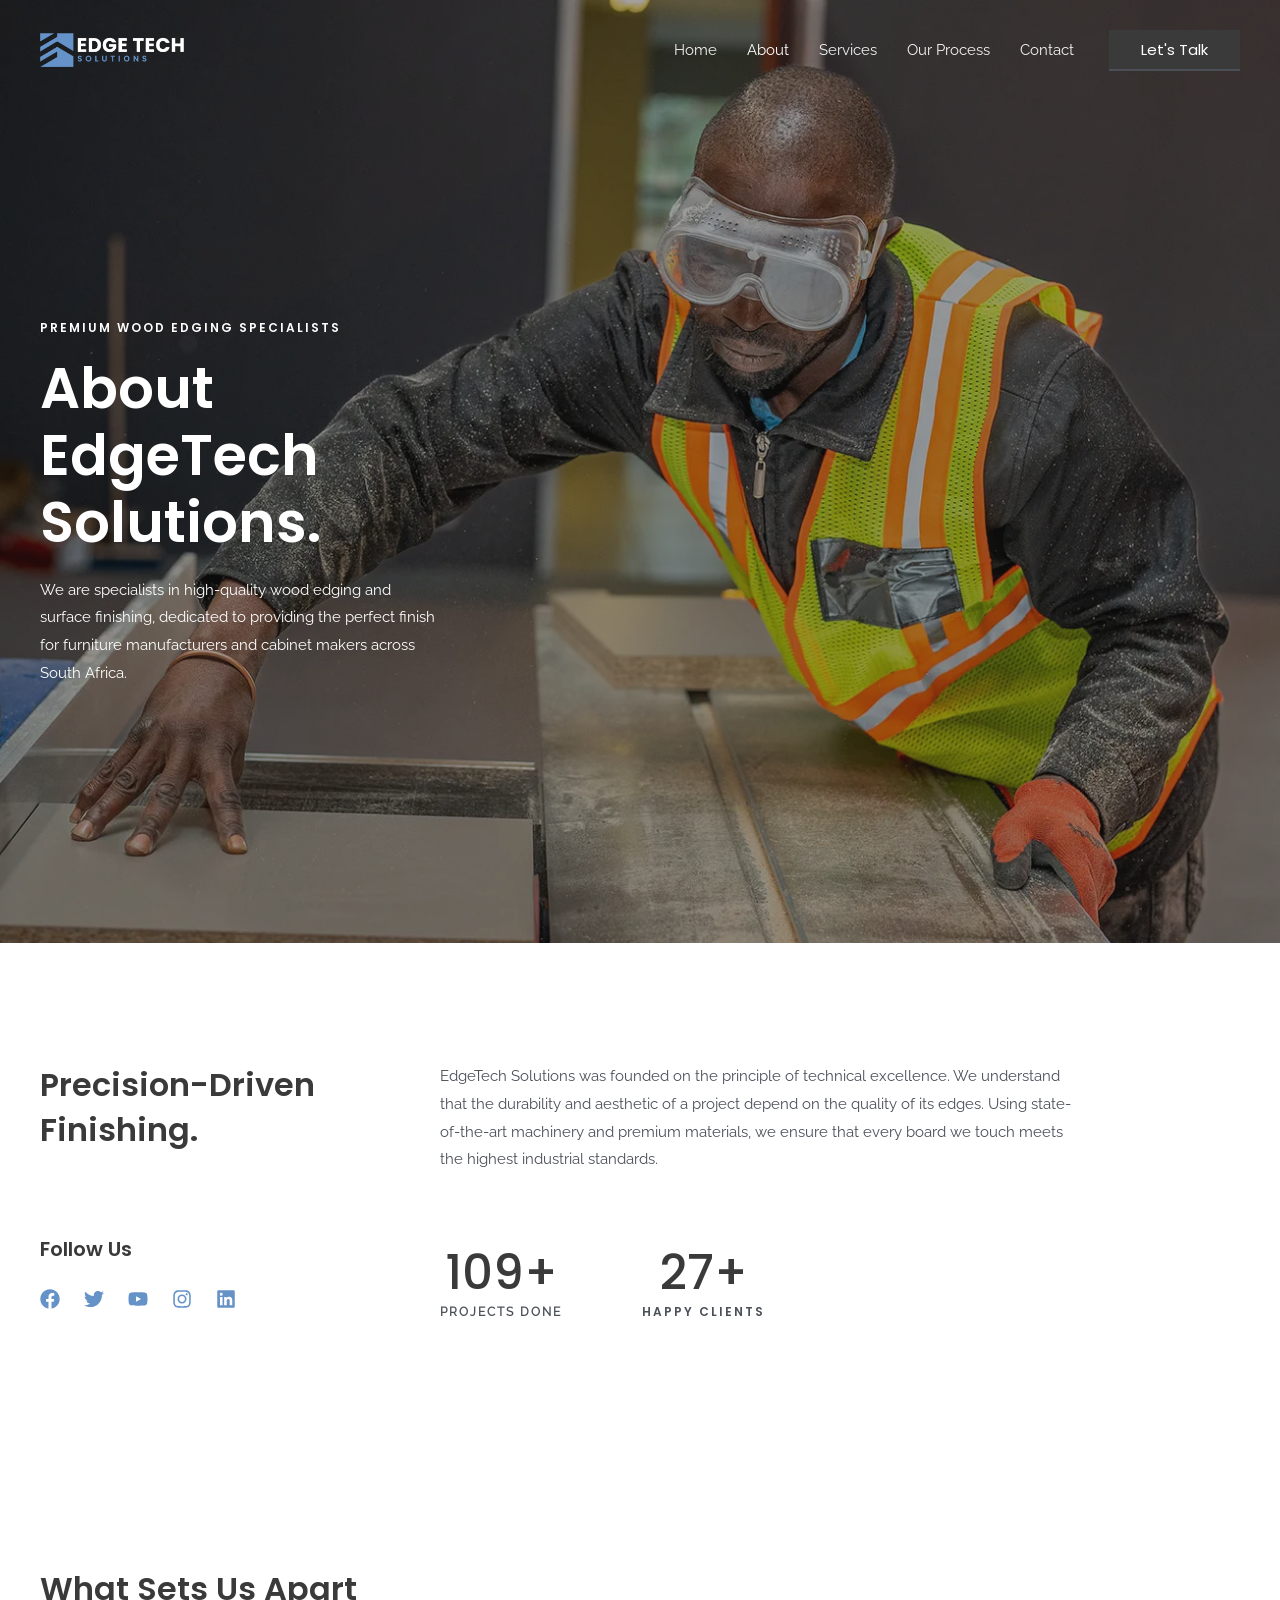
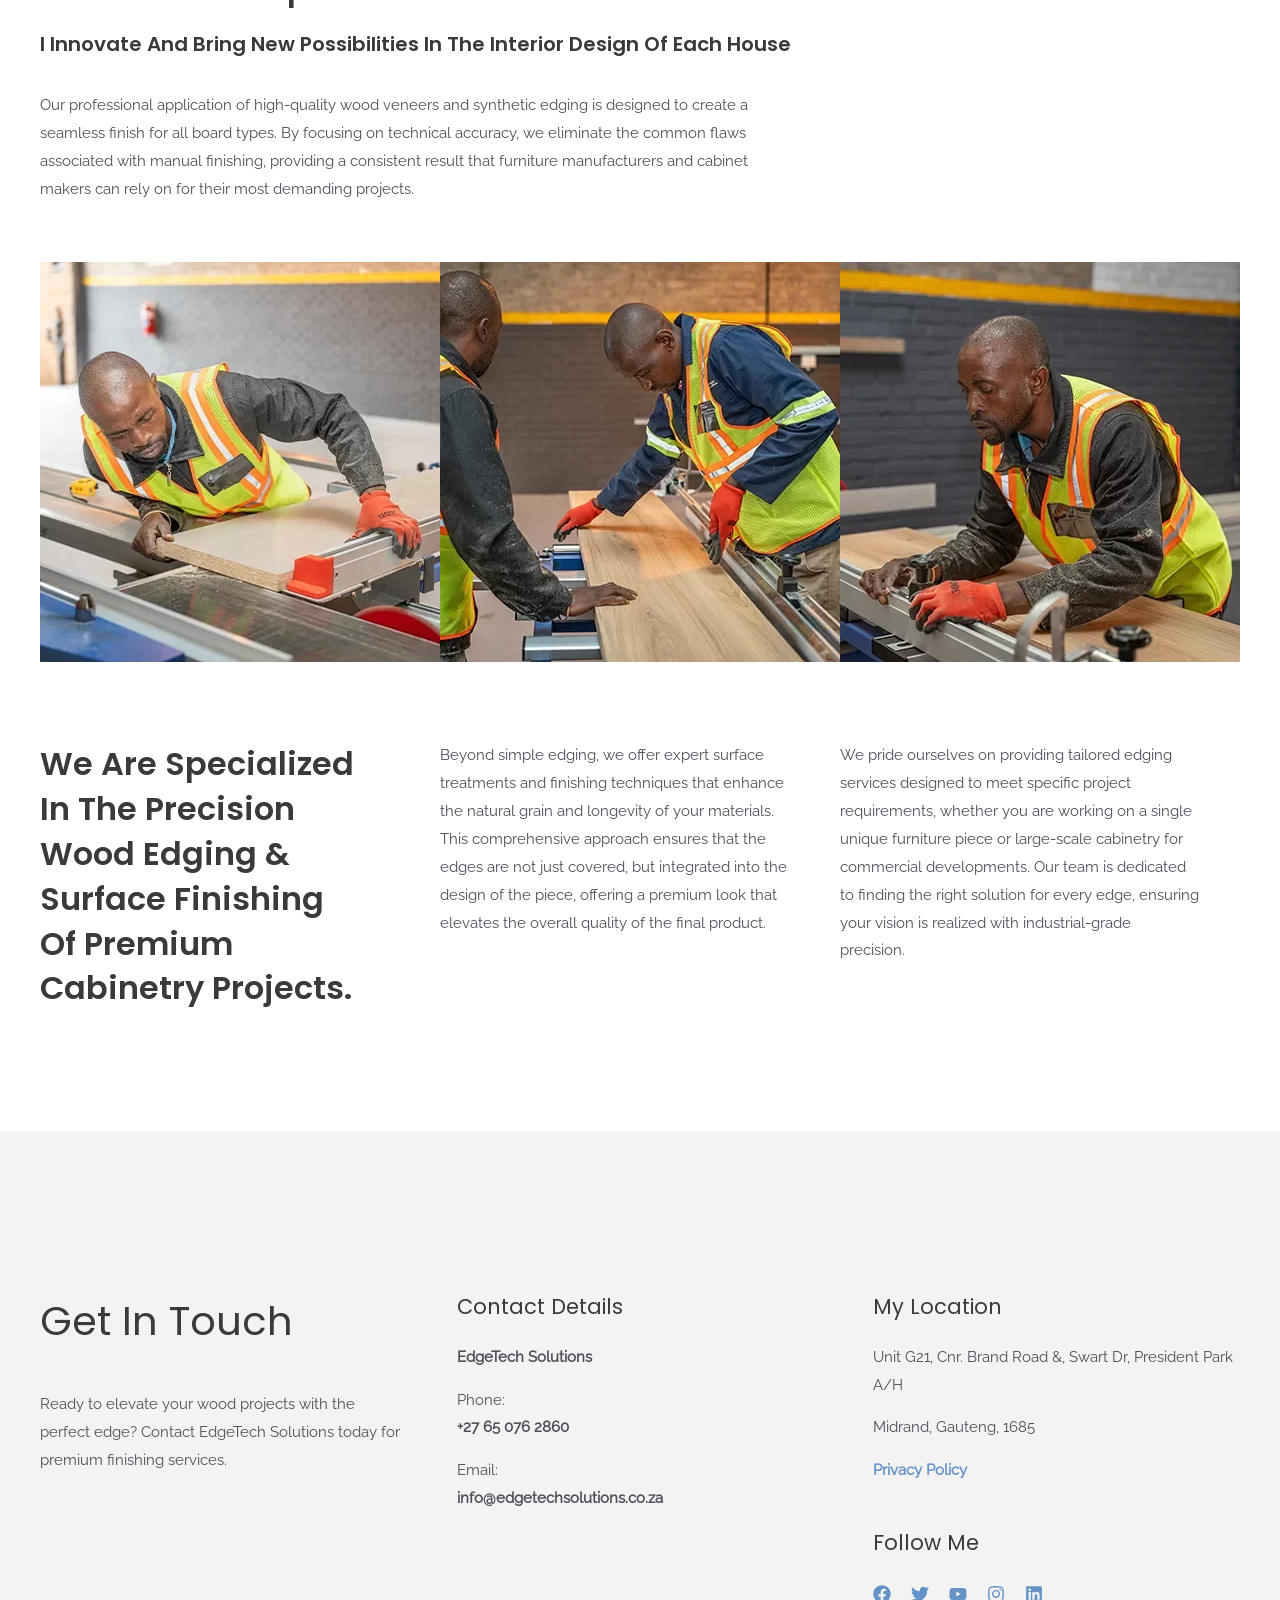
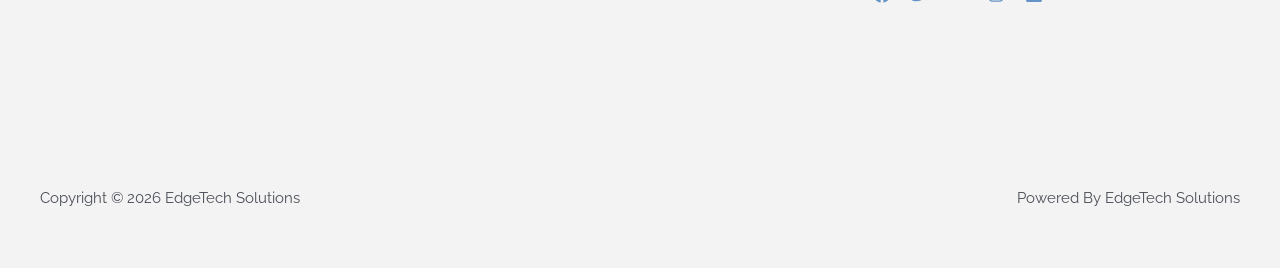
<file: about.html>
<!DOCTYPE html>
<html lang="en-ZA">
<head>
<meta charset="UTF-8">
<meta name="viewport" content="width=device-width, initial-scale=1">
	 
	<title>About EdgeTech Solutions | Wood Edging Specialists Midrand</title>
<link rel="stylesheet" id="et-bundle" href="css/about.bundle.css"/>




<!-- SureRank Meta Data -->
<meta name="description" content="EdgeTech Solutions delivers industrial-grade wood edging and surface finishing with state-of-the-art machinery in Midrand, serving South African furniture manufacturers.">
<meta name="robots" content="index, follow">
<meta property="og:url" content="https://www.edgetechsolutions.co.za/about/">
<meta property="og:site_name" content="EdgeTech Solutions">
<meta property="og:locale" content="en_US">
<meta property="og:type" content="article">
<meta property="og:title" content="About EdgeTech Solutions | Wood Edging Specialists Midrand">
<meta property="og:description" content="Premium Wood Edging Specialists About EdgeTech Solutions. We are specialists in high-quality wood edging and surface finishing, dedicated to providing the">
<meta property="article:published_time" content="2026-02-11T10:11:12+02:00">
<meta property="article:modified_time" content="2026-03-09T10:43:06+00:00">
<meta name="twitter:card" content="summary_large_image">
<meta name="twitter:title" content="About - EdgeTech Solutions">
<meta name="twitter:description" content="Premium Wood Edging Specialists About EdgeTech Solutions. We are specialists in high-quality wood edging and surface finishing, dedicated to providing the">

<!-- /SureRank Meta Data -->
<style id="wp-img-auto-sizes-contain-inline-css">
img:is([sizes=auto i],[sizes^="auto," i]){contain-intrinsic-size:3000px 1500px}
/*# sourceURL=wp-img-auto-sizes-contain-inline-css */
</style>

<style id="astra-theme-css-inline-css">
:root{--ast-post-nav-space:0;--ast-container-default-xlg-padding:6.67em;--ast-container-default-lg-padding:5.67em;--ast-container-default-slg-padding:4.34em;--ast-container-default-md-padding:3.34em;--ast-container-default-sm-padding:6.67em;--ast-container-default-xs-padding:2.4em;--ast-container-default-xxs-padding:1.4em;--ast-code-block-background:#EEEEEE;--ast-comment-inputs-background:#FAFAFA;--ast-normal-container-width:1200px;--ast-narrow-container-width:750px;--ast-blog-title-font-weight:normal;--ast-blog-meta-weight:inherit;--ast-global-color-primary:var(--ast-global-color-4);--ast-global-color-secondary:var(--ast-global-color-5);--ast-global-color-alternate-background:var(--ast-global-color-6);--ast-global-color-subtle-background:var(--ast-global-color-7);--ast-bg-style-guide:var( --ast-global-color-secondary,--ast-global-color-5 );--ast-shadow-style-guide:0px 0px 4px 0 #00000057;--ast-global-dark-bg-style:#fff;--ast-global-dark-lfs:#fbfbfb;--ast-widget-bg-color:#fafafa;--ast-wc-container-head-bg-color:#fbfbfb;--ast-title-layout-bg:#eeeeee;--ast-search-border-color:#e7e7e7;--ast-lifter-hover-bg:#e6e6e6;--ast-gallery-block-color:#000;--srfm-color-input-label:var(--ast-global-color-2);}html{font-size:93.75%;}a,.page-title{color:var(--ast-global-color-0);}a:hover,a:focus{color:var(--ast-global-color-8);}body,button,input,select,textarea,.ast-button,.ast-custom-button{font-family:'Raleway',sans-serif;font-weight:400;font-size:15px;font-size:1rem;}blockquote{color:var(--ast-global-color-3);}p,.entry-content p{margin-bottom:1em;}h1,h2,h3,h4,h5,h6,.entry-content :where(h1,h2,h3,h4,h5,h6),.site-title,.site-title a{font-family:'Poppins',sans-serif;font-weight:600;line-height:1.2em;text-transform:capitalize;}.site-title{font-size:27px;font-size:1.8rem;display:none;}header .custom-logo-link img{max-width:144px;width:144px;}.astra-logo-svg{width:144px;}.site-header .site-description{font-size:14px;font-size:0.93333333333333rem;display:none;}.entry-title{font-size:30px;font-size:2rem;}.archive .ast-article-post .ast-article-inner,.blog .ast-article-post .ast-article-inner,.archive .ast-article-post .ast-article-inner:hover,.blog .ast-article-post .ast-article-inner:hover{overflow:hidden;}h1,.entry-content :where(h1){font-size:56px;font-size:3.7333333333333rem;font-family:'Poppins',sans-serif;line-height:1.2em;text-transform:capitalize;}h2,.entry-content :where(h2){font-size:40px;font-size:2.6666666666667rem;font-family:'Poppins',sans-serif;line-height:1.2em;text-transform:capitalize;}h3,.entry-content :where(h3){font-size:32px;font-size:2.1333333333333rem;font-family:'Poppins',sans-serif;line-height:1.4em;text-transform:capitalize;}h4,.entry-content :where(h4){font-size:24px;font-size:1.6rem;line-height:1.2em;font-family:'Poppins',sans-serif;text-transform:capitalize;}h5,.entry-content :where(h5){font-size:20px;font-size:1.3333333333333rem;line-height:1.2em;font-family:'Poppins',sans-serif;text-transform:capitalize;}h6,.entry-content :where(h6){font-size:12px;font-size:0.8rem;line-height:1.25em;font-family:'Poppins',sans-serif;text-transform:capitalize;}::selection{background-color:var(--ast-global-color-0);color:#000000;}body,h1,h2,h3,h4,h5,h6,.entry-title a,.entry-content :where(h1,h2,h3,h4,h5,h6){color:var(--ast-global-color-3);}.tagcloud a:hover,.tagcloud a:focus,.tagcloud a.current-item{color:#000000;border-color:var(--ast-global-color-0);background-color:var(--ast-global-color-0);}input:focus,input[type="text"]:focus,input[type="email"]:focus,input[type="url"]:focus,input[type="password"]:focus,input[type="reset"]:focus,input[type="search"]:focus,textarea:focus{border-color:var(--ast-global-color-0);}input[type="radio"]:checked,input[type=reset],input[type="checkbox"]:checked,input[type="checkbox"]:hover:checked,input[type="checkbox"]:focus:checked,input[type=range]::-webkit-slider-thumb{border-color:var(--ast-global-color-0);background-color:var(--ast-global-color-0);box-shadow:none;}.site-footer a:hover + .post-count,.site-footer a:focus + .post-count{background:var(--ast-global-color-0);border-color:var(--ast-global-color-0);}.single .nav-links .nav-previous,.single .nav-links .nav-next{color:var(--ast-global-color-0);}.entry-meta,.entry-meta *{line-height:1.45;color:var(--ast-global-color-0);}.entry-meta a:not(.ast-button):hover,.entry-meta a:not(.ast-button):hover *,.entry-meta a:not(.ast-button):focus,.entry-meta a:not(.ast-button):focus *,.page-links > .page-link,.page-links .page-link:hover,.post-navigation a:hover{color:var(--ast-global-color-8);}#cat option,.secondary .calendar_wrap thead a,.secondary .calendar_wrap thead a:visited{color:var(--ast-global-color-0);}.secondary .calendar_wrap #today,.ast-progress-val span{background:var(--ast-global-color-0);}.secondary a:hover + .post-count,.secondary a:focus + .post-count{background:var(--ast-global-color-0);border-color:var(--ast-global-color-0);}.calendar_wrap #today > a{color:#000000;}.page-links .page-link,.single .post-navigation a{color:var(--ast-global-color-0);}.ast-header-break-point .main-header-bar .ast-button-wrap .menu-toggle{border-radius:0px;}.ast-search-menu-icon .search-form button.search-submit{padding:0 4px;}.ast-search-menu-icon form.search-form{padding-right:0;}.ast-header-search .ast-search-menu-icon.ast-dropdown-active .search-form,.ast-header-search .ast-search-menu-icon.ast-dropdown-active .search-field:focus{transition:all 0.2s;}.search-form input.search-field:focus{outline:none;}.ast-mobile-header-content .ast-builder-layout-element:not(.ast-builder-menu):not(.ast-header-divider-element),.ast-mobile-popup-content .ast-builder-layout-element:not(.ast-builder-menu):not(.ast-header-divider-element){padding:15px 20px;}.wp-block-latest-posts > li > a{color:var(--ast-global-color-2);}.widget-title{font-size:21px;font-size:1.4rem;color:var(--ast-global-color-3);}.ast-search-menu-icon.slide-search a:focus-visible:focus-visible,.astra-search-icon:focus-visible,#close:focus-visible,a:focus-visible,.ast-menu-toggle:focus-visible,.site .skip-link:focus-visible,.wp-block-loginout input:focus-visible,.wp-block-search.wp-block-search__button-inside .wp-block-search__inside-wrapper,.ast-header-navigation-arrow:focus-visible,.ast-orders-table__row .ast-orders-table__cell:focus-visible,a#ast-apply-coupon:focus-visible,#ast-apply-coupon:focus-visible,#close:focus-visible,.button.search-submit:focus-visible,#search_submit:focus,.normal-search:focus-visible,.ast-header-account-wrap:focus-visible,.astra-cart-drawer-close:focus,.ast-single-variation:focus,.ast-button:focus,.ast-builder-button-wrap:has(.ast-custom-button-link:focus),.ast-builder-button-wrap .ast-custom-button-link:focus{outline-style:dotted;outline-color:inherit;outline-width:thin;}input:focus,input[type="text"]:focus,input[type="email"]:focus,input[type="url"]:focus,input[type="password"]:focus,input[type="reset"]:focus,input[type="search"]:focus,input[type="number"]:focus,textarea:focus,.wp-block-search__input:focus,[data-section="section-header-mobile-trigger"] .ast-button-wrap .ast-mobile-menu-trigger-minimal:focus,.ast-mobile-popup-drawer.active .menu-toggle-close:focus,#ast-scroll-top:focus,#coupon_code:focus,#ast-coupon-code:focus{border-style:dotted;border-color:inherit;border-width:thin;}input{outline:none;}.site-logo-img img{ transition:all 0.2s linear;}body .ast-oembed-container *{position:absolute;top:0;width:100%;height:100%;left:0;}body .wp-block-embed-pocket-casts .ast-oembed-container *{position:unset;}.ast-single-post-featured-section + article {margin-top: 2em;}.site-content .ast-single-post-featured-section img {width: 100%;overflow: hidden;object-fit: cover;}.site > .ast-single-related-posts-container {margin-top: 0;}@media (min-width: 769px) {.ast-desktop .ast-container--narrow {max-width: var(--ast-narrow-container-width);margin: 0 auto;}}.ast-page-builder-template .hentry {margin: 0;}.ast-page-builder-template .site-content > .ast-container {max-width: 100%;padding: 0;}.ast-page-builder-template .site .site-content #primary {padding: 0;margin: 0;}.ast-page-builder-template .no-results {text-align: center;margin: 4em auto;}.ast-page-builder-template .ast-pagination {padding: 2em;}.ast-page-builder-template .entry-header.ast-no-title.ast-no-thumbnail {margin-top: 0;}.ast-page-builder-template .entry-header.ast-header-without-markup {margin-top: 0;margin-bottom: 0;}.ast-page-builder-template .entry-header.ast-no-title.ast-no-meta {margin-bottom: 0;}.ast-page-builder-template.single .post-navigation {padding-bottom: 2em;}.ast-page-builder-template.single-post .site-content > .ast-container {max-width: 100%;}.ast-page-builder-template .entry-header {margin-top: 4em;margin-left: auto;margin-right: auto;padding-left: 20px;padding-right: 20px;}.single.ast-page-builder-template .entry-header {padding-left: 20px;padding-right: 20px;}.ast-page-builder-template .ast-archive-description {margin: 4em auto 0;padding-left: 20px;padding-right: 20px;}.ast-page-builder-template.ast-no-sidebar .entry-content .alignwide {margin-left: 0;margin-right: 0;}@media (max-width:768.9px){#ast-desktop-header{display:none;}}@media (min-width:769px){#ast-mobile-header{display:none;}}.wp-block-buttons.aligncenter{justify-content:center;}.wp-block-buttons .wp-block-button.is-style-outline .wp-block-button__link.wp-element-button,.ast-outline-button,.wp-block-uagb-buttons-child .uagb-buttons-repeater.ast-outline-button{border-color:var(--ast-global-color-3);border-top-width:2px;border-right-width:2px;border-bottom-width:2px;border-left-width:2px;font-family:'Poppins',sans-serif;font-weight:600;font-size:14px;font-size:0.93333333333333rem;line-height:1em;border-top-left-radius:0px;border-top-right-radius:0px;border-bottom-right-radius:0px;border-bottom-left-radius:0px;}.wp-block-button.is-style-outline .wp-block-button__link:hover,.wp-block-buttons .wp-block-button.is-style-outline .wp-block-button__link:focus,.wp-block-buttons .wp-block-button.is-style-outline > .wp-block-button__link:not(.has-text-color):hover,.wp-block-buttons .wp-block-button.wp-block-button__link.is-style-outline:not(.has-text-color):hover,.ast-outline-button:hover,.ast-outline-button:focus,.wp-block-uagb-buttons-child .uagb-buttons-repeater.ast-outline-button:hover,.wp-block-uagb-buttons-child .uagb-buttons-repeater.ast-outline-button:focus{background-color:rgba(0,0,0,0);border-color:var(--ast-global-color-2);}.wp-block-button .wp-block-button__link.wp-element-button.is-style-outline:not(.has-background),.wp-block-button.is-style-outline>.wp-block-button__link.wp-element-button:not(.has-background),.ast-outline-button{background-color:rgba(131,149,149,0);}.uagb-buttons-repeater.ast-outline-button{border-radius:9999px;}.entry-content[data-ast-blocks-layout] > figure{margin-bottom:1em;}@media (max-width:768px){.ast-left-sidebar #content > .ast-container{display:flex;flex-direction:column-reverse;width:100%;}.ast-separate-container .ast-article-post,.ast-separate-container .ast-article-single{padding:1.5em 2.14em;}.ast-author-box img.avatar{margin:20px 0 0 0;}}@media (min-width:769px){.ast-separate-container.ast-right-sidebar #primary,.ast-separate-container.ast-left-sidebar #primary{border:0;}.search-no-results.ast-separate-container #primary{margin-bottom:4em;}}.elementor-widget-button .elementor-button{border-style:solid;text-decoration:none;border-top-width:0;border-right-width:0;border-left-width:0;border-bottom-width:2px;}.elementor-button.elementor-size-sm,.elementor-button.elementor-size-xs,.elementor-button.elementor-size-md,.elementor-button.elementor-size-lg,.elementor-button.elementor-size-xl,.elementor-button{border-top-left-radius:0px;border-top-right-radius:0px;border-bottom-right-radius:0px;border-bottom-left-radius:0px;padding-top:8px;padding-right:0px;padding-bottom:8px;padding-left:0px;}.elementor-widget-button .elementor-button{border-color:var(--ast-global-color-3);background-color:rgba(131,149,149,0);}.elementor-widget-button .elementor-button:hover,.elementor-widget-button .elementor-button:focus{color:var(--ast-global-color-2);background-color:rgba(0,0,0,0);border-color:var(--ast-global-color-2);}.wp-block-button .wp-block-button__link ,.elementor-widget-button .elementor-button,.elementor-widget-button .elementor-button:visited{color:var(--ast-global-color-2);}.elementor-widget-button .elementor-button{font-family:'Poppins',sans-serif;font-weight:600;font-size:14px;font-size:0.93333333333333rem;line-height:1em;text-transform:capitalize;letter-spacing:0;}body .elementor-button.elementor-size-sm,body .elementor-button.elementor-size-xs,body .elementor-button.elementor-size-md,body .elementor-button.elementor-size-lg,body .elementor-button.elementor-size-xl,body .elementor-button{font-size:14px;font-size:0.93333333333333rem;}.wp-block-button .wp-block-button__link:hover,.wp-block-button .wp-block-button__link:focus{color:var(--ast-global-color-2);background-color:rgba(0,0,0,0);border-color:var(--ast-global-color-2);}.elementor-widget-heading h1.elementor-heading-title{line-height:1.2em;}.elementor-widget-heading h2.elementor-heading-title{line-height:1.2em;}.elementor-widget-heading h3.elementor-heading-title{line-height:1.4em;}.elementor-widget-heading h4.elementor-heading-title{line-height:1.2em;}.elementor-widget-heading h5.elementor-heading-title{line-height:1.2em;}.elementor-widget-heading h6.elementor-heading-title{line-height:1.25em;}.wp-block-button .wp-block-button__link,.wp-block-search .wp-block-search__button,body .wp-block-file .wp-block-file__button{border-style:solid;border-bottom-width:2px;border-color:var(--ast-global-color-3);background-color:rgba(131,149,149,0);color:var(--ast-global-color-2);font-family:'Poppins',sans-serif;font-weight:600;line-height:1em;text-transform:capitalize;letter-spacing:0;font-size:14px;font-size:0.93333333333333rem;border-top-left-radius:0px;border-top-right-radius:0px;border-bottom-right-radius:0px;border-bottom-left-radius:0px;padding-top:8px;padding-right:0px;padding-bottom:8px;padding-left:0px;}.menu-toggle,button,.ast-button,.ast-custom-button,.button,input#submit,input[type="button"],input[type="submit"],input[type="reset"],form[CLASS*="wp-block-search__"].wp-block-search .wp-block-search__inside-wrapper .wp-block-search__button,body .wp-block-file .wp-block-file__button{border-style:solid;border-top-width:0;border-right-width:0;border-left-width:0;border-bottom-width:2px;color:var(--ast-global-color-2);border-color:var(--ast-global-color-3);background-color:rgba(131,149,149,0);padding-top:8px;padding-right:0px;padding-bottom:8px;padding-left:0px;font-family:'Poppins',sans-serif;font-weight:600;font-size:14px;font-size:0.93333333333333rem;line-height:1em;text-transform:capitalize;letter-spacing:0;border-top-left-radius:0px;border-top-right-radius:0px;border-bottom-right-radius:0px;border-bottom-left-radius:0px;}button:focus,.menu-toggle:hover,button:hover,.ast-button:hover,.ast-custom-button:hover .button:hover,.ast-custom-button:hover ,input[type=reset]:hover,input[type=reset]:focus,input#submit:hover,input#submit:focus,input[type="button"]:hover,input[type="button"]:focus,input[type="submit"]:hover,input[type="submit"]:focus,form[CLASS*="wp-block-search__"].wp-block-search .wp-block-search__inside-wrapper .wp-block-search__button:hover,form[CLASS*="wp-block-search__"].wp-block-search .wp-block-search__inside-wrapper .wp-block-search__button:focus,body .wp-block-file .wp-block-file__button:hover,body .wp-block-file .wp-block-file__button:focus{color:var(--ast-global-color-2);background-color:rgba(0,0,0,0);border-color:var(--ast-global-color-2);}@media (max-width:768px){.ast-mobile-header-stack .main-header-bar .ast-search-menu-icon{display:inline-block;}.ast-header-break-point.ast-header-custom-item-outside .ast-mobile-header-stack .main-header-bar .ast-search-icon{margin:0;}.ast-comment-avatar-wrap img{max-width:2.5em;}.ast-comment-meta{padding:0 1.8888em 1.3333em;}.ast-separate-container .ast-comment-list li.depth-1{padding:1.5em 2.14em;}.ast-separate-container .comment-respond{padding:2em 2.14em;}}@media (min-width:544px){.ast-container{max-width:100%;}}@media (max-width:544px){.ast-separate-container .ast-article-post,.ast-separate-container .ast-article-single,.ast-separate-container .comments-title,.ast-separate-container .ast-archive-description{padding:1.5em 1em;}.ast-separate-container #content .ast-container{padding-left:0.54em;padding-right:0.54em;}.ast-separate-container .ast-comment-list .bypostauthor{padding:.5em;}.ast-search-menu-icon.ast-dropdown-active .search-field{width:170px;}} #ast-mobile-header .ast-site-header-cart-li a{pointer-events:none;}body,.ast-separate-container{background-color:var(--ast-global-color-4);background-image:none;}@media (max-width:768px){.site-title{display:none;}.site-header .site-description{display:none;}h1,.entry-content :where(h1){font-size:40px;font-size:2.6666666666667rem;}h2,.entry-content :where(h2){font-size:32px;font-size:2.1333333333333rem;}h3,.entry-content :where(h3){font-size:26px;font-size:1.7333333333333rem;}h4,.entry-content :where(h4){font-size:22px;font-size:1.4666666666667rem;}h5,.entry-content :where(h5){font-size:18px;font-size:1.2rem;}h6,.entry-content :where(h6){font-size:11px;font-size:0.73333333333333rem;}}@media (max-width:544px){.site-title{display:none;}.site-header .site-description{display:none;}h1,.entry-content :where(h1){font-size:32px;font-size:2.1333333333333rem;}h2,.entry-content :where(h2){font-size:28px;font-size:1.8666666666667rem;}h3,.entry-content :where(h3){font-size:24px;font-size:1.6rem;}h4,.entry-content :where(h4){font-size:20px;font-size:1.3333333333333rem;}h5,.entry-content :where(h5){font-size:16px;font-size:1.0666666666667rem;}h6,.entry-content :where(h6){font-size:11px;font-size:0.73333333333333rem;}header .custom-logo-link img,.ast-header-break-point .site-branding img,.ast-header-break-point .custom-logo-link img{max-width:144px;width:144px;}.astra-logo-svg{width:144px;}.ast-header-break-point .site-logo-img .custom-mobile-logo-link img{max-width:144px;}}@media (max-width:768px){html{font-size:85.5%;}}@media (max-width:544px){html{font-size:85.5%;}}@media (min-width:769px){.ast-container{max-width:1240px;}}@media (min-width:769px){.site-content .ast-container{display:flex;}}@media (max-width:768px){.site-content .ast-container{flex-direction:column;}}.entry-content :where(h1,h2,h3,h4,h5,h6){clear:none;}@media (min-width:769px){.main-header-menu .sub-menu .menu-item.ast-left-align-sub-menu:hover > .sub-menu,.main-header-menu .sub-menu .menu-item.ast-left-align-sub-menu.focus > .sub-menu{margin-left:-0px;}}.ast-theme-transparent-header [data-section="section-header-mobile-trigger"] .ast-button-wrap .ast-mobile-menu-trigger-fill,.ast-theme-transparent-header [data-section="section-header-mobile-trigger"] .ast-button-wrap .ast-mobile-menu-trigger-minimal{border:none;}.site .comments-area{padding-bottom:3em;}.footer-widget-area[data-section^="section-fb-html-"] .ast-builder-html-element{text-align:center;}.wp-block-file {display: flex;align-items: center;flex-wrap: wrap;justify-content: space-between;}.wp-block-pullquote {border: none;}.wp-block-pullquote blockquote::before {content: "\201D";font-family: "Helvetica",sans-serif;display: flex;transform: rotate( 180deg );font-size: 6rem;font-style: normal;line-height: 1;font-weight: bold;align-items: center;justify-content: center;}.has-text-align-right > blockquote::before {justify-content: flex-start;}.has-text-align-left > blockquote::before {justify-content: flex-end;}figure.wp-block-pullquote.is-style-solid-color blockquote {max-width: 100%;text-align: inherit;}:root {--wp--custom--ast-default-block-top-padding: 3em;--wp--custom--ast-default-block-right-padding: 3em;--wp--custom--ast-default-block-bottom-padding: 3em;--wp--custom--ast-default-block-left-padding: 3em;--wp--custom--ast-container-width: 1200px;--wp--custom--ast-content-width-size: 1200px;--wp--custom--ast-wide-width-size: calc(1200px + var(--wp--custom--ast-default-block-left-padding) + var(--wp--custom--ast-default-block-right-padding));}.ast-narrow-container {--wp--custom--ast-content-width-size: 750px;--wp--custom--ast-wide-width-size: 750px;}@media(max-width: 768px) {:root {--wp--custom--ast-default-block-top-padding: 3em;--wp--custom--ast-default-block-right-padding: 2em;--wp--custom--ast-default-block-bottom-padding: 3em;--wp--custom--ast-default-block-left-padding: 2em;}}@media(max-width: 544px) {:root {--wp--custom--ast-default-block-top-padding: 3em;--wp--custom--ast-default-block-right-padding: 1.5em;--wp--custom--ast-default-block-bottom-padding: 3em;--wp--custom--ast-default-block-left-padding: 1.5em;}}.entry-content > .wp-block-group,.entry-content > .wp-block-cover,.entry-content > .wp-block-columns {padding-top: var(--wp--custom--ast-default-block-top-padding);padding-right: var(--wp--custom--ast-default-block-right-padding);padding-bottom: var(--wp--custom--ast-default-block-bottom-padding);padding-left: var(--wp--custom--ast-default-block-left-padding);}.ast-plain-container.ast-no-sidebar .entry-content > .alignfull,.ast-page-builder-template .ast-no-sidebar .entry-content > .alignfull {margin-left: calc( -50vw + 50%);margin-right: calc( -50vw + 50%);max-width: 100vw;width: 100vw;}.ast-plain-container.ast-no-sidebar .entry-content .alignfull .alignfull,.ast-page-builder-template.ast-no-sidebar .entry-content .alignfull .alignfull,.ast-plain-container.ast-no-sidebar .entry-content .alignfull .alignwide,.ast-page-builder-template.ast-no-sidebar .entry-content .alignfull .alignwide,.ast-plain-container.ast-no-sidebar .entry-content .alignwide .alignfull,.ast-page-builder-template.ast-no-sidebar .entry-content .alignwide .alignfull,.ast-plain-container.ast-no-sidebar .entry-content .alignwide .alignwide,.ast-page-builder-template.ast-no-sidebar .entry-content .alignwide .alignwide,.ast-plain-container.ast-no-sidebar .entry-content .wp-block-column .alignfull,.ast-page-builder-template.ast-no-sidebar .entry-content .wp-block-column .alignfull,.ast-plain-container.ast-no-sidebar .entry-content .wp-block-column .alignwide,.ast-page-builder-template.ast-no-sidebar .entry-content .wp-block-column .alignwide {margin-left: auto;margin-right: auto;width: 100%;}[data-ast-blocks-layout] .wp-block-separator:not(.is-style-dots) {height: 0;}[data-ast-blocks-layout] .wp-block-separator {margin: 20px auto;}[data-ast-blocks-layout] .wp-block-separator:not(.is-style-wide):not(.is-style-dots) {max-width: 100px;}[data-ast-blocks-layout] .wp-block-separator.has-background {padding: 0;}.entry-content[data-ast-blocks-layout] > * {max-width: var(--wp--custom--ast-content-width-size);margin-left: auto;margin-right: auto;}.entry-content[data-ast-blocks-layout] > .alignwide {max-width: var(--wp--custom--ast-wide-width-size);}.entry-content[data-ast-blocks-layout] .alignfull {max-width: none;}.entry-content .wp-block-columns {margin-bottom: 0;}blockquote {margin: 1.5em;border-color: rgba(0,0,0,0.05);}.wp-block-quote:not(.has-text-align-right):not(.has-text-align-center) {border-left: 5px solid rgba(0,0,0,0.05);}.has-text-align-right > blockquote,blockquote.has-text-align-right {border-right: 5px solid rgba(0,0,0,0.05);}.has-text-align-left > blockquote,blockquote.has-text-align-left {border-left: 5px solid rgba(0,0,0,0.05);}.wp-block-site-tagline,.wp-block-latest-posts .read-more {margin-top: 15px;}.wp-block-loginout p label {display: block;}.wp-block-loginout p:not(.login-remember):not(.login-submit) input {width: 100%;}.wp-block-loginout input:focus {border-color: transparent;}.wp-block-loginout input:focus {outline: thin dotted;}.entry-content .wp-block-media-text .wp-block-media-text__content {padding: 0 0 0 8%;}.entry-content .wp-block-media-text.has-media-on-the-right .wp-block-media-text__content {padding: 0 8% 0 0;}.entry-content .wp-block-media-text.has-background .wp-block-media-text__content {padding: 8%;}.entry-content .wp-block-cover:not([class*="background-color"]):not(.has-text-color.has-link-color) .wp-block-cover__inner-container,.entry-content .wp-block-cover:not([class*="background-color"]) .wp-block-cover-image-text,.entry-content .wp-block-cover:not([class*="background-color"]) .wp-block-cover-text,.entry-content .wp-block-cover-image:not([class*="background-color"]) .wp-block-cover__inner-container,.entry-content .wp-block-cover-image:not([class*="background-color"]) .wp-block-cover-image-text,.entry-content .wp-block-cover-image:not([class*="background-color"]) .wp-block-cover-text {color: var(--ast-global-color-primary,var(--ast-global-color-5));}.wp-block-loginout .login-remember input {width: 1.1rem;height: 1.1rem;margin: 0 5px 4px 0;vertical-align: middle;}.wp-block-latest-posts > li > *:first-child,.wp-block-latest-posts:not(.is-grid) > li:first-child {margin-top: 0;}.entry-content > .wp-block-buttons,.entry-content > .wp-block-uagb-buttons {margin-bottom: 1.5em;}.wp-block-search__inside-wrapper .wp-block-search__input {padding: 0 10px;color: var(--ast-global-color-3);background: var(--ast-global-color-primary,var(--ast-global-color-5));border-color: var(--ast-border-color);}.wp-block-latest-posts .read-more {margin-bottom: 1.5em;}.wp-block-search__no-button .wp-block-search__inside-wrapper .wp-block-search__input {padding-top: 5px;padding-bottom: 5px;}.wp-block-latest-posts .wp-block-latest-posts__post-date,.wp-block-latest-posts .wp-block-latest-posts__post-author {font-size: 1rem;}.wp-block-latest-posts > li > *,.wp-block-latest-posts:not(.is-grid) > li {margin-top: 12px;margin-bottom: 12px;}.ast-page-builder-template .entry-content[data-ast-blocks-layout] > .alignwide:where(:not(.uagb-is-root-container):not(.spectra-is-root-container)) > * {max-width: var(--wp--custom--ast-wide-width-size);}.ast-page-builder-template .entry-content[data-ast-blocks-layout] > .inherit-container-width > *,.ast-page-builder-template .entry-content[data-ast-blocks-layout] > *:not(.wp-block-group):where(:not(.uagb-is-root-container):not(.spectra-is-root-container)) > *,.entry-content[data-ast-blocks-layout] > .wp-block-cover .wp-block-cover__inner-container {max-width: none ;margin-left: auto;margin-right: auto;}.ast-page-builder-template .entry-content[data-ast-blocks-layout] > *,.ast-page-builder-template .entry-content[data-ast-blocks-layout] > .alignfull:where(:not(.wp-block-group):not(.uagb-is-root-container):not(.spectra-is-root-container)) > * {max-width: none;}.entry-content[data-ast-blocks-layout] .wp-block-cover:not(.alignleft):not(.alignright) {width: auto;}@media(max-width: 1200px) {.ast-separate-container .entry-content > .alignfull,.ast-separate-container .entry-content[data-ast-blocks-layout] > .alignwide,.ast-plain-container .entry-content[data-ast-blocks-layout] > .alignwide,.ast-plain-container .entry-content .alignfull {margin-left: calc(-1 * min(var(--ast-container-default-xlg-padding),20px)) ;margin-right: calc(-1 * min(var(--ast-container-default-xlg-padding),20px));}}@media(min-width: 1201px) {.ast-separate-container .entry-content > .alignfull {margin-left: calc(-1 * var(--ast-container-default-xlg-padding) );margin-right: calc(-1 * var(--ast-container-default-xlg-padding) );}.ast-separate-container .entry-content[data-ast-blocks-layout] > .alignwide,.ast-plain-container .entry-content[data-ast-blocks-layout] > .alignwide {margin-left: auto;margin-right: auto;}}@media(min-width: 768px) {.ast-separate-container .entry-content .wp-block-group.alignwide:not(.inherit-container-width) > :where(:not(.alignleft):not(.alignright)),.ast-plain-container .entry-content .wp-block-group.alignwide:not(.inherit-container-width) > :where(:not(.alignleft):not(.alignright)) {max-width: calc( var(--wp--custom--ast-content-width-size) + 80px );}.ast-plain-container.ast-right-sidebar .entry-content[data-ast-blocks-layout] .alignfull,.ast-plain-container.ast-left-sidebar .entry-content[data-ast-blocks-layout] .alignfull {margin-left: -60px;margin-right: -60px;}}@media(min-width: 544px) {.entry-content > .alignleft {margin-right: 20px;}.entry-content > .alignright {margin-left: 20px;}}@media (max-width:544px){.wp-block-columns .wp-block-column:not(:last-child){margin-bottom:20px;}.wp-block-latest-posts{margin:0;}}@media( max-width: 600px ) {.entry-content .wp-block-media-text .wp-block-media-text__content,.entry-content .wp-block-media-text.has-media-on-the-right .wp-block-media-text__content {padding: 8% 0 0;}.entry-content .wp-block-media-text.has-background .wp-block-media-text__content {padding: 8%;}}.ast-page-builder-template .entry-header {padding-left: 0;}.ast-narrow-container .site-content .wp-block-uagb-image--align-full .wp-block-uagb-image__figure {max-width: 100%;margin-left: auto;margin-right: auto;}:root .has-ast-global-color-0-color{color:var(--ast-global-color-0);}:root .has-ast-global-color-0-background-color{background-color:var(--ast-global-color-0);}:root .wp-block-button .has-ast-global-color-0-color{color:var(--ast-global-color-0);}:root .wp-block-button .has-ast-global-color-0-background-color{background-color:var(--ast-global-color-0);}:root .has-ast-global-color-1-color{color:var(--ast-global-color-1);}:root .has-ast-global-color-1-background-color{background-color:var(--ast-global-color-1);}:root .wp-block-button .has-ast-global-color-1-color{color:var(--ast-global-color-1);}:root .wp-block-button .has-ast-global-color-1-background-color{background-color:var(--ast-global-color-1);}:root .has-ast-global-color-2-color{color:var(--ast-global-color-2);}:root .has-ast-global-color-2-background-color{background-color:var(--ast-global-color-2);}:root .wp-block-button .has-ast-global-color-2-color{color:var(--ast-global-color-2);}:root .wp-block-button .has-ast-global-color-2-background-color{background-color:var(--ast-global-color-2);}:root .has-ast-global-color-3-color{color:var(--ast-global-color-3);}:root .has-ast-global-color-3-background-color{background-color:var(--ast-global-color-3);}:root .wp-block-button .has-ast-global-color-3-color{color:var(--ast-global-color-3);}:root .wp-block-button .has-ast-global-color-3-background-color{background-color:var(--ast-global-color-3);}:root .has-ast-global-color-4-color{color:var(--ast-global-color-4);}:root .has-ast-global-color-4-background-color{background-color:var(--ast-global-color-4);}:root .wp-block-button .has-ast-global-color-4-color{color:var(--ast-global-color-4);}:root .wp-block-button .has-ast-global-color-4-background-color{background-color:var(--ast-global-color-4);}:root .has-ast-global-color-5-color{color:var(--ast-global-color-5);}:root .has-ast-global-color-5-background-color{background-color:var(--ast-global-color-5);}:root .wp-block-button .has-ast-global-color-5-color{color:var(--ast-global-color-5);}:root .wp-block-button .has-ast-global-color-5-background-color{background-color:var(--ast-global-color-5);}:root .has-ast-global-color-6-color{color:var(--ast-global-color-6);}:root .has-ast-global-color-6-background-color{background-color:var(--ast-global-color-6);}:root .wp-block-button .has-ast-global-color-6-color{color:var(--ast-global-color-6);}:root .wp-block-button .has-ast-global-color-6-background-color{background-color:var(--ast-global-color-6);}:root .has-ast-global-color-7-color{color:var(--ast-global-color-7);}:root .has-ast-global-color-7-background-color{background-color:var(--ast-global-color-7);}:root .wp-block-button .has-ast-global-color-7-color{color:var(--ast-global-color-7);}:root .wp-block-button .has-ast-global-color-7-background-color{background-color:var(--ast-global-color-7);}:root .has-ast-global-color-8-color{color:var(--ast-global-color-8);}:root .has-ast-global-color-8-background-color{background-color:var(--ast-global-color-8);}:root .wp-block-button .has-ast-global-color-8-color{color:var(--ast-global-color-8);}:root .wp-block-button .has-ast-global-color-8-background-color{background-color:var(--ast-global-color-8);}:root{--ast-global-color-0:#6592c7;--ast-global-color-1:#3a3a3a;--ast-global-color-2:#3a3a3a;--ast-global-color-3:#4B4F58;--ast-global-color-4:#ffffff;--ast-global-color-5:#f3f3f3;--ast-global-color-6:#F2F5F7;--ast-global-color-7:#424242;--ast-global-color-8:#bfd1ff;}:root {--ast-border-color : var(--ast-global-color-0);}.ast-single-entry-banner {-js-display: flex;display: flex;flex-direction: column;justify-content: center;text-align: center;position: relative;background: var(--ast-title-layout-bg);}.ast-single-entry-banner[data-banner-layout="layout-1"] {max-width: 1200px;background: inherit;padding: 20px 0;}.ast-single-entry-banner[data-banner-width-type="custom"] {margin: 0 auto;width: 100%;}.ast-single-entry-banner + .site-content .entry-header {margin-bottom: 0;}.site .ast-author-avatar {--ast-author-avatar-size: ;}a.ast-underline-text {text-decoration: underline;}.ast-container > .ast-terms-link {position: relative;display: block;}a.ast-button.ast-badge-tax {padding: 4px 8px;border-radius: 3px;font-size: inherit;}header.entry-header{text-align:left;}header.entry-header .entry-title{font-size:30px;font-size:2rem;}header.entry-header > *:not(:last-child){margin-bottom:10px;}@media (max-width:768px){header.entry-header{text-align:left;}}@media (max-width:544px){header.entry-header{text-align:left;}}.ast-archive-entry-banner {-js-display: flex;display: flex;flex-direction: column;justify-content: center;text-align: center;position: relative;background: var(--ast-title-layout-bg);}.ast-archive-entry-banner[data-banner-width-type="custom"] {margin: 0 auto;width: 100%;}.ast-archive-entry-banner[data-banner-layout="layout-1"] {background: inherit;padding: 20px 0;text-align: left;}body.archive .ast-archive-description{max-width:1200px;width:100%;text-align:left;padding-top:3em;padding-right:3em;padding-bottom:3em;padding-left:3em;}body.archive .ast-archive-description .ast-archive-title,body.archive .ast-archive-description .ast-archive-title *{font-size:40px;font-size:2.6666666666667rem;}body.archive .ast-archive-description > *:not(:last-child){margin-bottom:10px;}@media (max-width:768px){body.archive .ast-archive-description{text-align:left;}}@media (max-width:544px){body.archive .ast-archive-description{text-align:left;}}@media (min-width:768px){.ast-theme-transparent-header #masthead{position:absolute;left:0;right:0;}.ast-theme-transparent-header .main-header-bar,.ast-theme-transparent-header.ast-header-break-point .main-header-bar{background:none;}body.elementor-editor-active.ast-theme-transparent-header #masthead,.fl-builder-edit .ast-theme-transparent-header #masthead,body.vc_editor.ast-theme-transparent-header #masthead,body.brz-ed.ast-theme-transparent-header #masthead{z-index:0;}.ast-header-break-point.ast-replace-site-logo-transparent.ast-theme-transparent-header .custom-mobile-logo-link{display:none;}.ast-header-break-point.ast-replace-site-logo-transparent.ast-theme-transparent-header .transparent-custom-logo{display:inline-block;}.ast-theme-transparent-header .ast-above-header,.ast-theme-transparent-header .ast-above-header.ast-above-header-bar{background-image:none;background-color:transparent;}.ast-theme-transparent-header .ast-below-header,.ast-theme-transparent-header .ast-below-header.ast-below-header-bar{background-image:none;background-color:transparent;}}.ast-theme-transparent-header .ast-builder-menu .main-header-menu,.ast-theme-transparent-header .ast-builder-menu .main-header-menu .menu-link,.ast-theme-transparent-header [CLASS*="ast-builder-menu-"] .main-header-menu .menu-item > .menu-link,.ast-theme-transparent-header .ast-masthead-custom-menu-items,.ast-theme-transparent-header .ast-masthead-custom-menu-items a,.ast-theme-transparent-header .ast-builder-menu .main-header-menu .menu-item > .ast-menu-toggle,.ast-theme-transparent-header .ast-builder-menu .main-header-menu .menu-item > .ast-menu-toggle,.ast-theme-transparent-header .ast-above-header-navigation a,.ast-header-break-point.ast-theme-transparent-header .ast-above-header-navigation a,.ast-header-break-point.ast-theme-transparent-header .ast-above-header-navigation > ul.ast-above-header-menu > .menu-item-has-children:not(.current-menu-item) > .ast-menu-toggle,.ast-theme-transparent-header .ast-below-header-menu,.ast-theme-transparent-header .ast-below-header-menu a,.ast-header-break-point.ast-theme-transparent-header .ast-below-header-menu a,.ast-header-break-point.ast-theme-transparent-header .ast-below-header-menu,.ast-theme-transparent-header .main-header-menu .menu-link{color:var(--ast-global-color-5);}.ast-theme-transparent-header .ast-builder-menu .main-header-menu .menu-item:hover > .menu-link,.ast-theme-transparent-header .ast-builder-menu .main-header-menu .menu-item:hover > .ast-menu-toggle,.ast-theme-transparent-header .ast-builder-menu .main-header-menu .ast-masthead-custom-menu-items a:hover,.ast-theme-transparent-header .ast-builder-menu .main-header-menu .focus > .menu-link,.ast-theme-transparent-header .ast-builder-menu .main-header-menu .focus > .ast-menu-toggle,.ast-theme-transparent-header .ast-builder-menu .main-header-menu .current-menu-item > .menu-link,.ast-theme-transparent-header .ast-builder-menu .main-header-menu .current-menu-ancestor > .menu-link,.ast-theme-transparent-header .ast-builder-menu .main-header-menu .current-menu-item > .ast-menu-toggle,.ast-theme-transparent-header .ast-builder-menu .main-header-menu .current-menu-ancestor > .ast-menu-toggle,.ast-theme-transparent-header [CLASS*="ast-builder-menu-"] .main-header-menu .current-menu-item > .menu-link,.ast-theme-transparent-header [CLASS*="ast-builder-menu-"] .main-header-menu .current-menu-ancestor > .menu-link,.ast-theme-transparent-header [CLASS*="ast-builder-menu-"] .main-header-menu .current-menu-item > .ast-menu-toggle,.ast-theme-transparent-header [CLASS*="ast-builder-menu-"] .main-header-menu .current-menu-ancestor > .ast-menu-toggle,.ast-theme-transparent-header .main-header-menu .menu-item:hover > .menu-link,.ast-theme-transparent-header .main-header-menu .current-menu-item > .menu-link,.ast-theme-transparent-header .main-header-menu .current-menu-ancestor > .menu-link{color:var(--ast-global-color-4);}.ast-theme-transparent-header .ast-builder-menu .main-header-menu .menu-item .sub-menu .menu-link,.ast-theme-transparent-header .main-header-menu .menu-item .sub-menu .menu-link{background-color:transparent;}@media (max-width:768px){.ast-theme-transparent-header #masthead{position:absolute;left:0;right:0;}.ast-theme-transparent-header .main-header-bar,.ast-theme-transparent-header.ast-header-break-point .main-header-bar{background:none;}body.elementor-editor-active.ast-theme-transparent-header #masthead,.fl-builder-edit .ast-theme-transparent-header #masthead,body.vc_editor.ast-theme-transparent-header #masthead,body.brz-ed.ast-theme-transparent-header #masthead{z-index:0;}.ast-header-break-point.ast-replace-site-logo-transparent.ast-theme-transparent-header .custom-mobile-logo-link{display:none;}.ast-header-break-point.ast-replace-site-logo-transparent.ast-theme-transparent-header .transparent-custom-logo{display:inline-block;}.ast-theme-transparent-header .ast-above-header,.ast-theme-transparent-header .ast-above-header.ast-above-header-bar{background-image:none;background-color:transparent;}.ast-theme-transparent-header .ast-below-header,.ast-theme-transparent-header .ast-below-header.ast-below-header-bar{background-image:none;background-color:transparent;}}@media (max-width:768px){.ast-theme-transparent-header .ast-builder-menu .main-header-menu,.ast-theme-transparent-header .ast-builder-menu .main-header-menu .menu-link,.ast-theme-transparent-header [CLASS*="ast-builder-menu-"] .main-header-menu .menu-item > .menu-link,.ast-theme-transparent-header .ast-masthead-custom-menu-items,.ast-theme-transparent-header .ast-masthead-custom-menu-items a,.ast-theme-transparent-header .ast-builder-menu .main-header-menu .menu-item > .ast-menu-toggle,.ast-theme-transparent-header .ast-builder-menu .main-header-menu .menu-item > .ast-menu-toggle,.ast-theme-transparent-header .main-header-menu .menu-link{color:#5a5a5a;}.ast-theme-transparent-header .ast-builder-menu .main-header-menu .menu-item:hover > .menu-link,.ast-theme-transparent-header .ast-builder-menu .main-header-menu .menu-item:hover > .ast-menu-toggle,.ast-theme-transparent-header .ast-builder-menu .main-header-menu .ast-masthead-custom-menu-items a:hover,.ast-theme-transparent-header .ast-builder-menu .main-header-menu .focus > .menu-link,.ast-theme-transparent-header .ast-builder-menu .main-header-menu .focus > .ast-menu-toggle,.ast-theme-transparent-header .ast-builder-menu .main-header-menu .current-menu-item > .menu-link,.ast-theme-transparent-header .ast-builder-menu .main-header-menu .current-menu-ancestor > .menu-link,.ast-theme-transparent-header .ast-builder-menu .main-header-menu .current-menu-item > .ast-menu-toggle,.ast-theme-transparent-header .ast-builder-menu .main-header-menu .current-menu-ancestor > .ast-menu-toggle,.ast-theme-transparent-header [CLASS*="ast-builder-menu-"] .main-header-menu .current-menu-item > .menu-link,.ast-theme-transparent-header [CLASS*="ast-builder-menu-"] .main-header-menu .current-menu-ancestor > .menu-link,.ast-theme-transparent-header [CLASS*="ast-builder-menu-"] .main-header-menu .current-menu-item > .ast-menu-toggle,.ast-theme-transparent-header [CLASS*="ast-builder-menu-"] .main-header-menu .current-menu-ancestor > .ast-menu-toggle,.ast-theme-transparent-header .main-header-menu .menu-item:hover > .menu-link,.ast-theme-transparent-header .main-header-menu .current-menu-item > .menu-link,.ast-theme-transparent-header .main-header-menu .current-menu-ancestor > .menu-link{color:#1a1a1a;}}.ast-theme-transparent-header #ast-desktop-header > .ast-main-header-wrap > .main-header-bar,.ast-theme-transparent-header.ast-header-break-point #ast-mobile-header > .ast-main-header-wrap > .main-header-bar{border-bottom-width:0px;border-bottom-style:solid;}.ast-breadcrumbs .trail-browse,.ast-breadcrumbs .trail-items,.ast-breadcrumbs .trail-items li{display:inline-block;margin:0;padding:0;border:none;background:inherit;text-indent:0;text-decoration:none;}.ast-breadcrumbs .trail-browse{font-size:inherit;font-style:inherit;font-weight:inherit;color:inherit;}.ast-breadcrumbs .trail-items{list-style:none;}.trail-items li::after{padding:0 0.3em;content:"\00bb";}.trail-items li:last-of-type::after{display:none;}h1,h2,h3,h4,h5,h6,.entry-content :where(h1,h2,h3,h4,h5,h6){color:var(--ast-global-color-2);}@media (max-width:768px){.ast-builder-grid-row-container.ast-builder-grid-row-tablet-3-firstrow .ast-builder-grid-row > *:first-child,.ast-builder-grid-row-container.ast-builder-grid-row-tablet-3-lastrow .ast-builder-grid-row > *:last-child{grid-column:1 / -1;}}@media (max-width:544px){.ast-builder-grid-row-container.ast-builder-grid-row-mobile-3-firstrow .ast-builder-grid-row > *:first-child,.ast-builder-grid-row-container.ast-builder-grid-row-mobile-3-lastrow .ast-builder-grid-row > *:last-child{grid-column:1 / -1;}}.ast-builder-layout-element[data-section="title_tagline"]{display:flex;}@media (max-width:768px){.ast-header-break-point .ast-builder-layout-element[data-section="title_tagline"]{display:flex;}}@media (max-width:544px){.ast-header-break-point .ast-builder-layout-element[data-section="title_tagline"]{display:flex;}}[data-section*="section-hb-button-"] .menu-link{display:none;}.ast-header-button-1[data-section*="section-hb-button-"] .ast-builder-button-wrap .ast-custom-button{font-weight:normal;font-size:15px;font-size:1rem;line-height:1em;}.ast-header-button-1 .ast-custom-button{color:var(--ast-global-color-4);background:var(--ast-global-color-2);}.ast-header-button-1 .ast-custom-button:hover{color:var(--ast-global-color-4);background:var(--ast-global-color-3);}.ast-header-button-1[data-section*="section-hb-button-"] .ast-builder-button-wrap .ast-custom-button{padding-top:12px;padding-bottom:12px;padding-left:32px;padding-right:32px;}.ast-header-button-1[data-section="section-hb-button-1"]{display:flex;}@media (max-width:768px){.ast-header-break-point .ast-header-button-1[data-section="section-hb-button-1"]{display:none;}}@media (max-width:544px){.ast-header-break-point .ast-header-button-1[data-section="section-hb-button-1"]{display:none;}}.ast-builder-menu-1{font-family:inherit;font-weight:inherit;}.ast-builder-menu-1 .menu-item > .menu-link{color:var(--ast-global-color-3);}.ast-builder-menu-1 .menu-item > .ast-menu-toggle{color:var(--ast-global-color-3);}.ast-builder-menu-1 .menu-item:hover > .menu-link,.ast-builder-menu-1 .inline-on-mobile .menu-item:hover > .ast-menu-toggle{color:var(--ast-global-color-2);}.ast-builder-menu-1 .menu-item:hover > .ast-menu-toggle{color:var(--ast-global-color-2);}.ast-builder-menu-1 .menu-item.current-menu-item > .menu-link,.ast-builder-menu-1 .inline-on-mobile .menu-item.current-menu-item > .ast-menu-toggle,.ast-builder-menu-1 .current-menu-ancestor > .menu-link{color:var(--ast-global-color-2);}.ast-builder-menu-1 .menu-item.current-menu-item > .ast-menu-toggle{color:var(--ast-global-color-2);}.ast-builder-menu-1 .sub-menu,.ast-builder-menu-1 .inline-on-mobile .sub-menu{border-top-width:0px;border-bottom-width:0px;border-right-width:0px;border-left-width:0px;border-color:#eaeaea;border-style:solid;}.ast-builder-menu-1 .sub-menu .sub-menu{top:0px;}.ast-builder-menu-1 .main-header-menu > .menu-item > .sub-menu,.ast-builder-menu-1 .main-header-menu > .menu-item > .astra-full-megamenu-wrapper{margin-top:0px;}.ast-desktop .ast-builder-menu-1 .main-header-menu > .menu-item > .sub-menu:before,.ast-desktop .ast-builder-menu-1 .main-header-menu > .menu-item > .astra-full-megamenu-wrapper:before{height:calc( 0px + 0px + 5px );}.ast-desktop .ast-builder-menu-1 .menu-item .sub-menu .menu-link{border-style:none;}@media (max-width:768px){.ast-header-break-point .ast-builder-menu-1 .menu-item.menu-item-has-children > .ast-menu-toggle{top:0;}.ast-builder-menu-1 .inline-on-mobile .menu-item.menu-item-has-children > .ast-menu-toggle{right:-15px;}.ast-builder-menu-1 .menu-item-has-children > .menu-link:after{content:unset;}.ast-builder-menu-1 .main-header-menu > .menu-item > .sub-menu,.ast-builder-menu-1 .main-header-menu > .menu-item > .astra-full-megamenu-wrapper{margin-top:0;}}@media (max-width:544px){.ast-header-break-point .ast-builder-menu-1 .menu-item.menu-item-has-children > .ast-menu-toggle{top:0;}.ast-builder-menu-1 .main-header-menu > .menu-item > .sub-menu,.ast-builder-menu-1 .main-header-menu > .menu-item > .astra-full-megamenu-wrapper{margin-top:0;}}.ast-builder-menu-1{display:flex;}@media (max-width:768px){.ast-header-break-point .ast-builder-menu-1{display:flex;}}@media (max-width:544px){.ast-header-break-point .ast-builder-menu-1{display:flex;}}.site-below-footer-wrap{padding-top:20px;padding-bottom:20px;}.site-below-footer-wrap[data-section="section-below-footer-builder"]{background-image:none;min-height:80px;border-style:solid;border-width:0px;border-top-width:1px;border-top-color:var(--ast-global-color-5);}.site-below-footer-wrap[data-section="section-below-footer-builder"] .ast-builder-grid-row{max-width:1200px;min-height:80px;margin-left:auto;margin-right:auto;}.site-below-footer-wrap[data-section="section-below-footer-builder"] .ast-builder-grid-row,.site-below-footer-wrap[data-section="section-below-footer-builder"] .site-footer-section{align-items:center;}.site-below-footer-wrap[data-section="section-below-footer-builder"].ast-footer-row-inline .site-footer-section{display:flex;margin-bottom:0;}.ast-builder-grid-row-2-equal .ast-builder-grid-row{grid-template-columns:repeat( 2,1fr );}@media (max-width:768px){.site-below-footer-wrap[data-section="section-below-footer-builder"].ast-footer-row-tablet-inline .site-footer-section{display:flex;margin-bottom:0;}.site-below-footer-wrap[data-section="section-below-footer-builder"].ast-footer-row-tablet-stack .site-footer-section{display:block;margin-bottom:10px;}.ast-builder-grid-row-container.ast-builder-grid-row-tablet-2-equal .ast-builder-grid-row{grid-template-columns:repeat( 2,1fr );}}@media (max-width:544px){.site-below-footer-wrap[data-section="section-below-footer-builder"].ast-footer-row-mobile-inline .site-footer-section{display:flex;margin-bottom:0;}.site-below-footer-wrap[data-section="section-below-footer-builder"].ast-footer-row-mobile-stack .site-footer-section{display:block;margin-bottom:10px;}.ast-builder-grid-row-container.ast-builder-grid-row-mobile-full .ast-builder-grid-row{grid-template-columns:1fr;}}.site-below-footer-wrap[data-section="section-below-footer-builder"]{padding-top:30px;padding-bottom:30px;padding-left:30px;padding-right:30px;}@media (max-width:544px){.site-below-footer-wrap[data-section="section-below-footer-builder"]{padding-top:30px;padding-bottom:20px;}}.site-below-footer-wrap[data-section="section-below-footer-builder"]{display:grid;}@media (max-width:768px){.ast-header-break-point .site-below-footer-wrap[data-section="section-below-footer-builder"]{display:grid;}}@media (max-width:544px){.ast-header-break-point .site-below-footer-wrap[data-section="section-below-footer-builder"]{display:grid;}}.ast-builder-html-element img.alignnone{display:inline-block;}.ast-builder-html-element p:first-child{margin-top:0;}.ast-builder-html-element p:last-child{margin-bottom:0;}.ast-header-break-point .main-header-bar .ast-builder-html-element{line-height:1.85714285714286;}@media (max-width:544px){.footer-widget-area[data-section="section-fb-html-1"]{margin-bottom:0px;}}.footer-widget-area[data-section="section-fb-html-1"]{display:block;}@media (max-width:768px){.ast-header-break-point .footer-widget-area[data-section="section-fb-html-1"]{display:block;}}@media (max-width:544px){.ast-header-break-point .footer-widget-area[data-section="section-fb-html-1"]{display:block;}}.footer-widget-area[data-section="section-fb-html-1"] .ast-builder-html-element{text-align:right;}@media (max-width:768px){.footer-widget-area[data-section="section-fb-html-1"] .ast-builder-html-element{text-align:right;}}@media (max-width:544px){.footer-widget-area[data-section="section-fb-html-1"] .ast-builder-html-element{text-align:center;}}.ast-footer-copyright{text-align:left;}.ast-footer-copyright.site-footer-focus-item {color:var(--ast-global-color-3);}@media (max-width:768px){.ast-footer-copyright{text-align:left;}}@media (max-width:544px){.ast-footer-copyright{text-align:center;}}.ast-footer-copyright.ast-builder-layout-element{display:flex;}@media (max-width:768px){.ast-header-break-point .ast-footer-copyright.ast-builder-layout-element{display:flex;}}@media (max-width:544px){.ast-header-break-point .ast-footer-copyright.ast-builder-layout-element{display:flex;}}.ast-social-stack-desktop .ast-builder-social-element,.ast-social-stack-tablet .ast-builder-social-element,.ast-social-stack-mobile .ast-builder-social-element {margin-top: 6px;margin-bottom: 6px;}.social-show-label-true .ast-builder-social-element {width: auto;padding: 0 0.4em;}[data-section^="section-fb-social-icons-"] .footer-social-inner-wrap {text-align: center;}.ast-footer-social-wrap {width: 100%;}.ast-footer-social-wrap .ast-builder-social-element:first-child {margin-left: 0;}.ast-footer-social-wrap .ast-builder-social-element:last-child {margin-right: 0;}.ast-header-social-wrap .ast-builder-social-element:first-child {margin-left: 0;}.ast-header-social-wrap .ast-builder-social-element:last-child {margin-right: 0;}.ast-builder-social-element {line-height: 1;color: var(--ast-global-color-2);background: transparent;vertical-align: middle;transition: all 0.01s;margin-left: 6px;margin-right: 6px;justify-content: center;align-items: center;}.ast-builder-social-element .social-item-label {padding-left: 6px;}.ast-footer-social-1-wrap .ast-builder-social-element,.ast-footer-social-1-wrap .social-show-label-true .ast-builder-social-element{margin-left:10px;margin-right:10px;}.ast-footer-social-1-wrap .ast-builder-social-element svg{width:18px;height:18px;}.ast-footer-social-1-wrap .ast-social-color-type-custom svg{fill:var(--ast-global-color-0);}.ast-footer-social-1-wrap .ast-social-color-type-custom .ast-builder-social-element:hover{color:var(--ast-global-color-2);}.ast-footer-social-1-wrap .ast-social-color-type-custom .ast-builder-social-element:hover svg{fill:var(--ast-global-color-2);}.ast-footer-social-1-wrap .ast-social-color-type-custom .social-item-label{color:var(--ast-global-color-0);}.ast-footer-social-1-wrap .ast-builder-social-element:hover .social-item-label{color:var(--ast-global-color-2);}[data-section="section-fb-social-icons-1"] .footer-social-inner-wrap{text-align:left;}@media (max-width:768px){[data-section="section-fb-social-icons-1"] .footer-social-inner-wrap{text-align:left;}}@media (max-width:544px){[data-section="section-fb-social-icons-1"] .footer-social-inner-wrap{text-align:left;}}.ast-builder-layout-element[data-section="section-fb-social-icons-1"]{display:flex;}@media (max-width:768px){.ast-header-break-point .ast-builder-layout-element[data-section="section-fb-social-icons-1"]{display:flex;}}@media (max-width:544px){.ast-header-break-point .ast-builder-layout-element[data-section="section-fb-social-icons-1"]{display:flex;}}.site-footer{background-color:var(--ast-global-color-5);background-image:none;}.site-primary-footer-wrap{padding-top:45px;padding-bottom:45px;}.site-primary-footer-wrap[data-section="section-primary-footer-builder"]{background-image:none;}.site-primary-footer-wrap[data-section="section-primary-footer-builder"] .ast-builder-grid-row{max-width:1200px;margin-left:auto;margin-right:auto;}.site-primary-footer-wrap[data-section="section-primary-footer-builder"] .ast-builder-grid-row,.site-primary-footer-wrap[data-section="section-primary-footer-builder"] .site-footer-section{align-items:flex-start;}.site-primary-footer-wrap[data-section="section-primary-footer-builder"].ast-footer-row-inline .site-footer-section{display:flex;margin-bottom:0;}.ast-builder-grid-row-3-equal .ast-builder-grid-row{grid-template-columns:repeat( 3,1fr );}@media (max-width:768px){.site-primary-footer-wrap[data-section="section-primary-footer-builder"].ast-footer-row-tablet-inline .site-footer-section{display:flex;margin-bottom:0;}.site-primary-footer-wrap[data-section="section-primary-footer-builder"].ast-footer-row-tablet-stack .site-footer-section{display:block;margin-bottom:10px;}.ast-builder-grid-row-container.ast-builder-grid-row-tablet-3-equal .ast-builder-grid-row{grid-template-columns:repeat( 3,1fr );}}@media (max-width:544px){.site-primary-footer-wrap[data-section="section-primary-footer-builder"].ast-footer-row-mobile-inline .site-footer-section{display:flex;margin-bottom:0;}.site-primary-footer-wrap[data-section="section-primary-footer-builder"].ast-footer-row-mobile-stack .site-footer-section{display:block;margin-bottom:10px;}.ast-builder-grid-row-container.ast-builder-grid-row-mobile-full .ast-builder-grid-row{grid-template-columns:1fr;}}.site-primary-footer-wrap[data-section="section-primary-footer-builder"]{padding-top:160px;padding-bottom:120px;padding-left:30px;padding-right:30px;}@media (max-width:768px){.site-primary-footer-wrap[data-section="section-primary-footer-builder"]{padding-top:80px;padding-bottom:60px;padding-left:25px;padding-right:25px;}}@media (max-width:544px){.site-primary-footer-wrap[data-section="section-primary-footer-builder"]{padding-top:60px;padding-bottom:40px;padding-left:20px;padding-right:20px;}}.site-primary-footer-wrap[data-section="section-primary-footer-builder"]{display:grid;}@media (max-width:768px){.ast-header-break-point .site-primary-footer-wrap[data-section="section-primary-footer-builder"]{display:grid;}}@media (max-width:544px){.ast-header-break-point .site-primary-footer-wrap[data-section="section-primary-footer-builder"]{display:grid;}}.footer-widget-area[data-section="sidebar-widgets-footer-widget-1"].footer-widget-area-inner{text-align:left;}@media (max-width:768px){.footer-widget-area[data-section="sidebar-widgets-footer-widget-1"].footer-widget-area-inner{text-align:left;}}@media (max-width:544px){.footer-widget-area[data-section="sidebar-widgets-footer-widget-1"].footer-widget-area-inner{text-align:left;}}.footer-widget-area[data-section="sidebar-widgets-footer-widget-2"].footer-widget-area-inner{text-align:left;}@media (max-width:768px){.footer-widget-area[data-section="sidebar-widgets-footer-widget-2"].footer-widget-area-inner{text-align:left;}}@media (max-width:544px){.footer-widget-area[data-section="sidebar-widgets-footer-widget-2"].footer-widget-area-inner{text-align:left;}}.footer-widget-area[data-section="sidebar-widgets-footer-widget-3"].footer-widget-area-inner{text-align:left;}@media (max-width:768px){.footer-widget-area[data-section="sidebar-widgets-footer-widget-3"].footer-widget-area-inner{text-align:left;}}@media (max-width:544px){.footer-widget-area[data-section="sidebar-widgets-footer-widget-3"].footer-widget-area-inner{text-align:left;}}.footer-widget-area[data-section="sidebar-widgets-footer-widget-1"] .widget-title,.footer-widget-area[data-section="sidebar-widgets-footer-widget-1"] h1,.footer-widget-area[data-section="sidebar-widgets-footer-widget-1"] .widget-area h1,.footer-widget-area[data-section="sidebar-widgets-footer-widget-1"] h2,.footer-widget-area[data-section="sidebar-widgets-footer-widget-1"] .widget-area h2,.footer-widget-area[data-section="sidebar-widgets-footer-widget-1"] h3,.footer-widget-area[data-section="sidebar-widgets-footer-widget-1"] .widget-area h3,.footer-widget-area[data-section="sidebar-widgets-footer-widget-1"] h4,.footer-widget-area[data-section="sidebar-widgets-footer-widget-1"] .widget-area h4,.footer-widget-area[data-section="sidebar-widgets-footer-widget-1"] h5,.footer-widget-area[data-section="sidebar-widgets-footer-widget-1"] .widget-area h5,.footer-widget-area[data-section="sidebar-widgets-footer-widget-1"] h6,.footer-widget-area[data-section="sidebar-widgets-footer-widget-1"] .widget-area h6{color:var(--ast-global-color-2);font-size:40px;font-size:2.6666666666667rem;}.footer-widget-area[data-section="sidebar-widgets-footer-widget-1"]{display:block;}@media (max-width:768px){.ast-header-break-point .footer-widget-area[data-section="sidebar-widgets-footer-widget-1"]{display:block;}}@media (max-width:544px){.ast-header-break-point .footer-widget-area[data-section="sidebar-widgets-footer-widget-1"]{display:block;}}.footer-widget-area[data-section="sidebar-widgets-footer-widget-2"] .widget-title,.footer-widget-area[data-section="sidebar-widgets-footer-widget-2"] h1,.footer-widget-area[data-section="sidebar-widgets-footer-widget-2"] .widget-area h1,.footer-widget-area[data-section="sidebar-widgets-footer-widget-2"] h2,.footer-widget-area[data-section="sidebar-widgets-footer-widget-2"] .widget-area h2,.footer-widget-area[data-section="sidebar-widgets-footer-widget-2"] h3,.footer-widget-area[data-section="sidebar-widgets-footer-widget-2"] .widget-area h3,.footer-widget-area[data-section="sidebar-widgets-footer-widget-2"] h4,.footer-widget-area[data-section="sidebar-widgets-footer-widget-2"] .widget-area h4,.footer-widget-area[data-section="sidebar-widgets-footer-widget-2"] h5,.footer-widget-area[data-section="sidebar-widgets-footer-widget-2"] .widget-area h5,.footer-widget-area[data-section="sidebar-widgets-footer-widget-2"] h6,.footer-widget-area[data-section="sidebar-widgets-footer-widget-2"] .widget-area h6{color:var(--ast-global-color-2);}.footer-widget-area[data-section="sidebar-widgets-footer-widget-2"]{display:block;}@media (max-width:768px){.ast-header-break-point .footer-widget-area[data-section="sidebar-widgets-footer-widget-2"]{display:block;}}@media (max-width:544px){.ast-header-break-point .footer-widget-area[data-section="sidebar-widgets-footer-widget-2"]{display:block;}}.footer-widget-area[data-section="sidebar-widgets-footer-widget-3"] .widget-title,.footer-widget-area[data-section="sidebar-widgets-footer-widget-3"] h1,.footer-widget-area[data-section="sidebar-widgets-footer-widget-3"] .widget-area h1,.footer-widget-area[data-section="sidebar-widgets-footer-widget-3"] h2,.footer-widget-area[data-section="sidebar-widgets-footer-widget-3"] .widget-area h2,.footer-widget-area[data-section="sidebar-widgets-footer-widget-3"] h3,.footer-widget-area[data-section="sidebar-widgets-footer-widget-3"] .widget-area h3,.footer-widget-area[data-section="sidebar-widgets-footer-widget-3"] h4,.footer-widget-area[data-section="sidebar-widgets-footer-widget-3"] .widget-area h4,.footer-widget-area[data-section="sidebar-widgets-footer-widget-3"] h5,.footer-widget-area[data-section="sidebar-widgets-footer-widget-3"] .widget-area h5,.footer-widget-area[data-section="sidebar-widgets-footer-widget-3"] h6,.footer-widget-area[data-section="sidebar-widgets-footer-widget-3"] .widget-area h6{color:var(--ast-global-color-2);}.footer-widget-area[data-section="sidebar-widgets-footer-widget-3"]{display:block;}@media (max-width:768px){.ast-header-break-point .footer-widget-area[data-section="sidebar-widgets-footer-widget-3"]{display:block;}}@media (max-width:544px){.ast-header-break-point .footer-widget-area[data-section="sidebar-widgets-footer-widget-3"]{display:block;}}.elementor-widget-heading .elementor-heading-title{margin:0;}.elementor-page .ast-menu-toggle{color:unset !important;background:unset !important;}.elementor-post.elementor-grid-item.hentry{margin-bottom:0;}.woocommerce div.product .elementor-element.elementor-products-grid .related.products ul.products li.product,.elementor-element .elementor-wc-products .woocommerce[class*='columns-'] ul.products li.product{width:auto;margin:0;float:none;}body .elementor hr{background-color:#ccc;margin:0;}.ast-left-sidebar .elementor-section.elementor-section-stretched,.ast-right-sidebar .elementor-section.elementor-section-stretched{max-width:100%;left:0 !important;}.elementor-posts-container [CLASS*="ast-width-"]{width:100%;}.elementor-template-full-width .ast-container{display:block;}.elementor-screen-only,.screen-reader-text,.screen-reader-text span,.ui-helper-hidden-accessible{top:0 !important;}@media (max-width:544px){.elementor-element .elementor-wc-products .woocommerce[class*="columns-"] ul.products li.product{width:auto;margin:0;}.elementor-element .woocommerce .woocommerce-result-count{float:none;}}.ast-header-break-point .main-header-bar{border-bottom-width:0px;}@media (min-width:769px){.main-header-bar{border-bottom-width:0px;}}.ast-flex{-webkit-align-content:center;-ms-flex-line-pack:center;align-content:center;-webkit-box-align:center;-webkit-align-items:center;-moz-box-align:center;-ms-flex-align:center;align-items:center;}.main-header-bar{padding:1em 0;}.ast-site-identity{padding:0;}.header-main-layout-1 .ast-flex.main-header-container, .header-main-layout-3 .ast-flex.main-header-container{-webkit-align-content:center;-ms-flex-line-pack:center;align-content:center;-webkit-box-align:center;-webkit-align-items:center;-moz-box-align:center;-ms-flex-align:center;align-items:center;}.header-main-layout-1 .ast-flex.main-header-container, .header-main-layout-3 .ast-flex.main-header-container{-webkit-align-content:center;-ms-flex-line-pack:center;align-content:center;-webkit-box-align:center;-webkit-align-items:center;-moz-box-align:center;-ms-flex-align:center;align-items:center;}.ast-header-break-point .main-navigation ul .menu-item .menu-link .icon-arrow:first-of-type svg{top:.2em;margin-top:0px;margin-left:0px;width:.65em;transform:translate(0, -2px) rotateZ(270deg);}.ast-mobile-popup-content .ast-submenu-expanded > .ast-menu-toggle{transform:rotateX(180deg);overflow-y:auto;}@media (min-width:769px){.ast-builder-menu .main-navigation > ul > li:last-child a{margin-right:0;}}.ast-separate-container .ast-article-inner{background-color:transparent;background-image:none;}.ast-separate-container .ast-article-post{background-color:var(--ast-global-color-5);background-image:none;}@media (max-width:768px){.ast-separate-container .ast-article-post{background-color:var(--ast-global-color-5);background-image:none;}}@media (max-width:544px){.ast-separate-container .ast-article-post{background-color:var(--ast-global-color-5);background-image:none;}}.ast-separate-container .ast-article-single:not(.ast-related-post), .ast-separate-container .error-404, .ast-separate-container .no-results, .single.ast-separate-container  .ast-author-meta, .ast-separate-container .related-posts-title-wrapper, .ast-separate-container .comments-count-wrapper, .ast-box-layout.ast-plain-container .site-content, .ast-padded-layout.ast-plain-container .site-content, .ast-separate-container .ast-archive-description, .ast-separate-container .comments-area .comment-respond, .ast-separate-container .comments-area .ast-comment-list li, .ast-separate-container .comments-area .comments-title{background-color:var(--ast-global-color-5);background-image:none;}@media (max-width:768px){.ast-separate-container .ast-article-single:not(.ast-related-post), .ast-separate-container .error-404, .ast-separate-container .no-results, .single.ast-separate-container  .ast-author-meta, .ast-separate-container .related-posts-title-wrapper, .ast-separate-container .comments-count-wrapper, .ast-box-layout.ast-plain-container .site-content, .ast-padded-layout.ast-plain-container .site-content, .ast-separate-container .ast-archive-description{background-color:var(--ast-global-color-5);background-image:none;}}@media (max-width:544px){.ast-separate-container .ast-article-single:not(.ast-related-post), .ast-separate-container .error-404, .ast-separate-container .no-results, .single.ast-separate-container  .ast-author-meta, .ast-separate-container .related-posts-title-wrapper, .ast-separate-container .comments-count-wrapper, .ast-box-layout.ast-plain-container .site-content, .ast-padded-layout.ast-plain-container .site-content, .ast-separate-container .ast-archive-description{background-color:var(--ast-global-color-5);background-image:none;}}.ast-separate-container.ast-two-container #secondary .widget{background-color:var(--ast-global-color-5);background-image:none;}@media (max-width:768px){.ast-separate-container.ast-two-container #secondary .widget{background-color:var(--ast-global-color-5);background-image:none;}}@media (max-width:544px){.ast-separate-container.ast-two-container #secondary .widget{background-color:var(--ast-global-color-5);background-image:none;}}
		#ast-scroll-top {
			display: none;
			position: fixed;
			text-align: center;
			cursor: pointer;
			z-index: 99;
			width: 2.1em;
			height: 2.1em;
			line-height: 2.1;
			color: #ffffff;
			border-radius: 2px;
			content: "";
			outline: inherit;
		}
		@media (min-width: 769px) {
			#ast-scroll-top {
				content: "769";
			}
		}
		#ast-scroll-top .ast-icon.icon-arrow svg {
			margin-left: 0px;
			vertical-align: middle;
			transform: translate(0, -20%) rotate(180deg);
			width: 1.6em;
		}
		.ast-scroll-to-top-right {
			right: 30px;
			bottom: 30px;
		}
		.ast-scroll-to-top-left {
			left: 30px;
			bottom: 30px;
		}
	#ast-scroll-top{background-color:var(--ast-global-color-0);font-size:15px;}@media (max-width:768px){#ast-scroll-top .ast-icon.icon-arrow svg{width:1em;}}.ast-off-canvas-active body.ast-main-header-nav-open {overflow: hidden;}.ast-mobile-popup-drawer .ast-mobile-popup-overlay {background-color: rgba(0,0,0,0.4);position: fixed;top: 0;right: 0;bottom: 0;left: 0;visibility: hidden;opacity: 0;transition: opacity 0.2s ease-in-out;}.ast-mobile-popup-drawer .ast-mobile-popup-header {-js-display: flex;display: flex;justify-content: flex-end;min-height: calc( 1.2em + 24px);}.ast-mobile-popup-drawer .ast-mobile-popup-header .menu-toggle-close {background: transparent;border: 0;font-size: 24px;line-height: 1;padding: .6em;color: inherit;-js-display: flex;display: flex;box-shadow: none;}.ast-mobile-popup-drawer.ast-mobile-popup-full-width .ast-mobile-popup-inner {max-width: none;transition: transform 0s ease-in,opacity 0.2s ease-in;}.ast-mobile-popup-drawer.active {left: 0;opacity: 1;right: 0;z-index: 100000;transition: opacity 0.25s ease-out;}.ast-mobile-popup-drawer.active .ast-mobile-popup-overlay {opacity: 1;cursor: pointer;visibility: visible;}body.admin-bar .ast-mobile-popup-drawer,body.admin-bar .ast-mobile-popup-drawer .ast-mobile-popup-inner {top: 32px;}body.admin-bar.ast-primary-sticky-header-active .ast-mobile-popup-drawer,body.admin-bar.ast-primary-sticky-header-active .ast-mobile-popup-drawer .ast-mobile-popup-inner{top: 0px;}@media (max-width: 782px) {body.admin-bar .ast-mobile-popup-drawer,body.admin-bar .ast-mobile-popup-drawer .ast-mobile-popup-inner {top: 46px;}}.ast-mobile-popup-content > *,.ast-desktop-popup-content > *{padding: 10px 0;height: auto;}.ast-mobile-popup-content > *:first-child,.ast-desktop-popup-content > *:first-child{padding-top: 10px;}.ast-mobile-popup-content > .ast-builder-menu,.ast-desktop-popup-content > .ast-builder-menu{padding-top: 0;}.ast-mobile-popup-content > *:last-child,.ast-desktop-popup-content > *:last-child {padding-bottom: 0;}.ast-mobile-popup-drawer .ast-mobile-popup-content .ast-search-icon,.ast-mobile-popup-drawer .main-header-bar-navigation .menu-item-has-children .sub-menu,.ast-mobile-popup-drawer .ast-desktop-popup-content .ast-search-icon {display: none;}.ast-mobile-popup-drawer .ast-mobile-popup-content .ast-search-menu-icon.ast-inline-search label,.ast-mobile-popup-drawer .ast-desktop-popup-content .ast-search-menu-icon.ast-inline-search label {width: 100%;}.ast-mobile-popup-content .ast-builder-menu-mobile .main-header-menu,.ast-mobile-popup-content .ast-builder-menu-mobile .main-header-menu .sub-menu {background-color: transparent;}.ast-mobile-popup-content .ast-icon svg {height: .85em;width: .95em;margin-top: 15px;}.ast-mobile-popup-content .ast-icon.icon-search svg {margin-top: 0;}.ast-desktop .ast-desktop-popup-content .astra-menu-animation-slide-up > .menu-item > .sub-menu,.ast-desktop .ast-desktop-popup-content .astra-menu-animation-slide-up > .menu-item .menu-item > .sub-menu,.ast-desktop .ast-desktop-popup-content .astra-menu-animation-slide-down > .menu-item > .sub-menu,.ast-desktop .ast-desktop-popup-content .astra-menu-animation-slide-down > .menu-item .menu-item > .sub-menu,.ast-desktop .ast-desktop-popup-content .astra-menu-animation-fade > .menu-item > .sub-menu,.ast-mobile-popup-drawer.show,.ast-desktop .ast-desktop-popup-content .astra-menu-animation-fade > .menu-item .menu-item > .sub-menu{opacity: 1;visibility: visible;}.ast-mobile-popup-drawer {position: fixed;top: 0;bottom: 0;left: -99999rem;right: 99999rem;transition: opacity 0.25s ease-in,left 0s 0.25s,right 0s 0.25s;opacity: 0;visibility: hidden;}.ast-mobile-popup-drawer .ast-mobile-popup-inner {width: 100%;transform: translateX(100%);max-width: 90%;right: 0;top: 0;background: #fafafa;color: #3a3a3a;bottom: 0;opacity: 0;position: fixed;box-shadow: 0 0 2rem 0 rgba(0,0,0,0.1);-js-display: flex;display: flex;flex-direction: column;transition: transform 0.2s ease-in,opacity 0.2s ease-in;overflow-y:auto;overflow-x:hidden;}.ast-mobile-popup-drawer.ast-mobile-popup-left .ast-mobile-popup-inner {transform: translateX(-100%);right: auto;left: 0;}.ast-hfb-header.ast-default-menu-enable.ast-header-break-point .ast-mobile-popup-drawer .main-header-bar-navigation ul .menu-item .sub-menu .menu-link {padding-left: 30px;}.ast-hfb-header.ast-default-menu-enable.ast-header-break-point .ast-mobile-popup-drawer .main-header-bar-navigation .sub-menu .menu-item .menu-item .menu-link {padding-left: 40px;}.ast-mobile-popup-drawer .main-header-bar-navigation .menu-item-has-children > .ast-menu-toggle {right: calc( 20px - 0.907em);}.ast-mobile-popup-drawer.content-align-flex-end .main-header-bar-navigation .menu-item-has-children > .ast-menu-toggle {left: calc( 20px - 0.907em);width: fit-content;}.ast-mobile-popup-drawer .ast-mobile-popup-content .ast-search-menu-icon,.ast-mobile-popup-drawer .ast-mobile-popup-content .ast-search-menu-icon.slide-search,.ast-mobile-popup-drawer .ast-desktop-popup-content .ast-search-menu-icon,.ast-mobile-popup-drawer .ast-desktop-popup-content .ast-search-menu-icon.slide-search {width: 100%;position: relative;display: block;right: auto;transform: none;}.ast-mobile-popup-drawer .ast-mobile-popup-content .ast-search-menu-icon.slide-search .search-form,.ast-mobile-popup-drawer .ast-mobile-popup-content .ast-search-menu-icon .search-form,.ast-mobile-popup-drawer .ast-desktop-popup-content .ast-search-menu-icon.slide-search .search-form,.ast-mobile-popup-drawer .ast-desktop-popup-content .ast-search-menu-icon .search-form {right: 0;visibility: visible;opacity: 1;position: relative;top: auto;transform: none;padding: 0;display: block;overflow: hidden;}.ast-mobile-popup-drawer .ast-mobile-popup-content .ast-search-menu-icon.ast-inline-search .search-field,.ast-mobile-popup-drawer .ast-mobile-popup-content .ast-search-menu-icon .search-field,.ast-mobile-popup-drawer .ast-desktop-popup-content .ast-search-menu-icon.ast-inline-search .search-field,.ast-mobile-popup-drawer .ast-desktop-popup-content .ast-search-menu-icon .search-field {width: 100%;padding-right: 5.5em;}.ast-mobile-popup-drawer .ast-mobile-popup-content .ast-search-menu-icon .search-submit,.ast-mobile-popup-drawer .ast-desktop-popup-content .ast-search-menu-icon .search-submit {display: block;position: absolute;height: 100%;top: 0;right: 0;padding: 0 1em;border-radius: 0;}.ast-mobile-popup-drawer.active .ast-mobile-popup-inner {opacity: 1;visibility: visible;transform: translateX(0%);}.ast-mobile-popup-drawer.active .ast-mobile-popup-inner{background-color:#ffffff;;}.ast-mobile-header-wrap .ast-mobile-header-content, .ast-desktop-header-content{background-color:#ffffff;;}.ast-mobile-popup-content > *, .ast-mobile-header-content > *, .ast-desktop-popup-content > *, .ast-desktop-header-content > *{padding-top:0px;padding-bottom:0px;}.content-align-flex-start .ast-builder-layout-element{justify-content:flex-start;}.content-align-flex-start .main-header-menu{text-align:left;}.ast-mobile-popup-drawer.active .menu-toggle-close{color:#3a3a3a;}.ast-mobile-header-wrap .ast-primary-header-bar,.ast-primary-header-bar .site-primary-header-wrap{min-height:70px;}.ast-desktop .ast-primary-header-bar .main-header-menu > .menu-item{line-height:70px;}.ast-header-break-point #masthead .ast-mobile-header-wrap .ast-primary-header-bar,.ast-header-break-point #masthead .ast-mobile-header-wrap .ast-below-header-bar,.ast-header-break-point #masthead .ast-mobile-header-wrap .ast-above-header-bar{padding-left:20px;padding-right:20px;}.ast-header-break-point .ast-primary-header-bar{border-bottom-width:0px;border-bottom-style:solid;}@media (min-width:769px){.ast-primary-header-bar{border-bottom-width:0px;border-bottom-style:solid;}}.ast-primary-header-bar{background-color:var(--ast-global-color-5);background-image:none;}.ast-primary-header-bar{display:block;}@media (max-width:768px){.ast-header-break-point .ast-primary-header-bar{display:grid;}}@media (max-width:544px){.ast-header-break-point .ast-primary-header-bar{display:grid;}}[data-section="section-header-mobile-trigger"] .ast-button-wrap .ast-mobile-menu-trigger-fill{color:var(--ast-global-color-4);border:none;background:var(--ast-global-color-2);border-top-left-radius:0px;border-top-right-radius:0px;border-bottom-right-radius:0px;border-bottom-left-radius:0px;}[data-section="section-header-mobile-trigger"] .ast-button-wrap .mobile-menu-toggle-icon .ast-mobile-svg{width:20px;height:20px;fill:var(--ast-global-color-4);}[data-section="section-header-mobile-trigger"] .ast-button-wrap .mobile-menu-wrap .mobile-menu{color:var(--ast-global-color-4);}:root{--e-global-color-astglobalcolor0:#6592c7;--e-global-color-astglobalcolor1:#3a3a3a;--e-global-color-astglobalcolor2:#3a3a3a;--e-global-color-astglobalcolor3:#4B4F58;--e-global-color-astglobalcolor4:#ffffff;--e-global-color-astglobalcolor5:#f3f3f3;--e-global-color-astglobalcolor6:#F2F5F7;--e-global-color-astglobalcolor7:#424242;--e-global-color-astglobalcolor8:#bfd1ff;}
/*# sourceURL=astra-theme-css-inline-css */
</style>
<style id="global-styles-inline-css">
:root{--wp--preset--aspect-ratio--square: 1;--wp--preset--aspect-ratio--4-3: 4/3;--wp--preset--aspect-ratio--3-4: 3/4;--wp--preset--aspect-ratio--3-2: 3/2;--wp--preset--aspect-ratio--2-3: 2/3;--wp--preset--aspect-ratio--16-9: 16/9;--wp--preset--aspect-ratio--9-16: 9/16;--wp--preset--color--black: #000000;--wp--preset--color--cyan-bluish-gray: #abb8c3;--wp--preset--color--white: #ffffff;--wp--preset--color--pale-pink: #f78da7;--wp--preset--color--vivid-red: #cf2e2e;--wp--preset--color--luminous-vivid-orange: #ff6900;--wp--preset--color--luminous-vivid-amber: #fcb900;--wp--preset--color--light-green-cyan: #7bdcb5;--wp--preset--color--vivid-green-cyan: #00d084;--wp--preset--color--pale-cyan-blue: #8ed1fc;--wp--preset--color--vivid-cyan-blue: #0693e3;--wp--preset--color--vivid-purple: #9b51e0;--wp--preset--color--ast-global-color-0: var(--ast-global-color-0);--wp--preset--color--ast-global-color-1: var(--ast-global-color-1);--wp--preset--color--ast-global-color-2: var(--ast-global-color-2);--wp--preset--color--ast-global-color-3: var(--ast-global-color-3);--wp--preset--color--ast-global-color-4: var(--ast-global-color-4);--wp--preset--color--ast-global-color-5: var(--ast-global-color-5);--wp--preset--color--ast-global-color-6: var(--ast-global-color-6);--wp--preset--color--ast-global-color-7: var(--ast-global-color-7);--wp--preset--color--ast-global-color-8: var(--ast-global-color-8);--wp--preset--gradient--vivid-cyan-blue-to-vivid-purple: linear-gradient(135deg,rgb(6,147,227) 0%,rgb(155,81,224) 100%);--wp--preset--gradient--light-green-cyan-to-vivid-green-cyan: linear-gradient(135deg,rgb(122,220,180) 0%,rgb(0,208,130) 100%);--wp--preset--gradient--luminous-vivid-amber-to-luminous-vivid-orange: linear-gradient(135deg,rgb(252,185,0) 0%,rgb(255,105,0) 100%);--wp--preset--gradient--luminous-vivid-orange-to-vivid-red: linear-gradient(135deg,rgb(255,105,0) 0%,rgb(207,46,46) 100%);--wp--preset--gradient--very-light-gray-to-cyan-bluish-gray: linear-gradient(135deg,rgb(238,238,238) 0%,rgb(169,184,195) 100%);--wp--preset--gradient--cool-to-warm-spectrum: linear-gradient(135deg,rgb(74,234,220) 0%,rgb(151,120,209) 20%,rgb(207,42,186) 40%,rgb(238,44,130) 60%,rgb(251,105,98) 80%,rgb(254,248,76) 100%);--wp--preset--gradient--blush-light-purple: linear-gradient(135deg,rgb(255,206,236) 0%,rgb(152,150,240) 100%);--wp--preset--gradient--blush-bordeaux: linear-gradient(135deg,rgb(254,205,165) 0%,rgb(254,45,45) 50%,rgb(107,0,62) 100%);--wp--preset--gradient--luminous-dusk: linear-gradient(135deg,rgb(255,203,112) 0%,rgb(199,81,192) 50%,rgb(65,88,208) 100%);--wp--preset--gradient--pale-ocean: linear-gradient(135deg,rgb(255,245,203) 0%,rgb(182,227,212) 50%,rgb(51,167,181) 100%);--wp--preset--gradient--electric-grass: linear-gradient(135deg,rgb(202,248,128) 0%,rgb(113,206,126) 100%);--wp--preset--gradient--midnight: linear-gradient(135deg,rgb(2,3,129) 0%,rgb(40,116,252) 100%);--wp--preset--font-size--small: 13px;--wp--preset--font-size--medium: 20px;--wp--preset--font-size--large: 36px;--wp--preset--font-size--x-large: 42px;--wp--preset--spacing--20: 0.44rem;--wp--preset--spacing--30: 0.67rem;--wp--preset--spacing--40: 1rem;--wp--preset--spacing--50: 1.5rem;--wp--preset--spacing--60: 2.25rem;--wp--preset--spacing--70: 3.38rem;--wp--preset--spacing--80: 5.06rem;--wp--preset--shadow--natural: 6px 6px 9px rgba(0, 0, 0, 0.2);--wp--preset--shadow--deep: 12px 12px 50px rgba(0, 0, 0, 0.4);--wp--preset--shadow--sharp: 6px 6px 0px rgba(0, 0, 0, 0.2);--wp--preset--shadow--outlined: 6px 6px 0px -3px rgb(255, 255, 255), 6px 6px rgb(0, 0, 0);--wp--preset--shadow--crisp: 6px 6px 0px rgb(0, 0, 0);}.wp-block-button{--wp--preset--dimension--25: 25%;--wp--preset--dimension--50: 50%;--wp--preset--dimension--75: 75%;--wp--preset--dimension--100: 100%;}:root { --wp--style--global--content-size: var(--wp--custom--ast-content-width-size);--wp--style--global--wide-size: var(--wp--custom--ast-wide-width-size); }:where(body) { margin: 0; }.wp-site-blocks > .alignleft { float: left; margin-right: 2em; }.wp-site-blocks > .alignright { float: right; margin-left: 2em; }.wp-site-blocks > .aligncenter { justify-content: center; margin-left: auto; margin-right: auto; }:where(.wp-site-blocks) > * { margin-block-start: 24px; margin-block-end: 0; }:where(.wp-site-blocks) > :first-child { margin-block-start: 0; }:where(.wp-site-blocks) > :last-child { margin-block-end: 0; }:root { --wp--style--block-gap: 24px; }:root :where(.is-layout-flow) > :first-child{margin-block-start: 0;}:root :where(.is-layout-flow) > :last-child{margin-block-end: 0;}:root :where(.is-layout-flow) > *{margin-block-start: 24px;margin-block-end: 0;}:root :where(.is-layout-constrained) > :first-child{margin-block-start: 0;}:root :where(.is-layout-constrained) > :last-child{margin-block-end: 0;}:root :where(.is-layout-constrained) > *{margin-block-start: 24px;margin-block-end: 0;}:root :where(.is-layout-flex){gap: 24px;}:root :where(.is-layout-grid){gap: 24px;}.is-layout-flow > .alignleft{float: left;margin-inline-start: 0;margin-inline-end: 2em;}.is-layout-flow > .alignright{float: right;margin-inline-start: 2em;margin-inline-end: 0;}.is-layout-flow > .aligncenter{margin-left: auto !important;margin-right: auto !important;}.is-layout-constrained > .alignleft{float: left;margin-inline-start: 0;margin-inline-end: 2em;}.is-layout-constrained > .alignright{float: right;margin-inline-start: 2em;margin-inline-end: 0;}.is-layout-constrained > .aligncenter{margin-left: auto !important;margin-right: auto !important;}.is-layout-constrained > :where(:not(.alignleft):not(.alignright):not(.alignfull)){max-width: var(--wp--style--global--content-size);margin-left: auto !important;margin-right: auto !important;}.is-layout-constrained > .alignwide{max-width: var(--wp--style--global--wide-size);}body .is-layout-flex{display: flex;}.is-layout-flex{flex-wrap: wrap;align-items: center;}.is-layout-flex > :is(*, div){margin: 0;}body .is-layout-grid{display: grid;}.is-layout-grid > :is(*, div){margin: 0;}body{padding-top: 0px;padding-right: 0px;padding-bottom: 0px;padding-left: 0px;}a:where(:not(.wp-element-button)){text-decoration: none;}:root :where(.wp-element-button, .wp-block-button__link){background-color: #32373c;border-width: 0;color: #fff;font-family: inherit;font-size: inherit;font-style: inherit;font-weight: inherit;letter-spacing: inherit;line-height: inherit;padding-top: calc(0.667em + 2px);padding-right: calc(1.333em + 2px);padding-bottom: calc(0.667em + 2px);padding-left: calc(1.333em + 2px);text-decoration: none;text-transform: inherit;}.has-black-color{color: var(--wp--preset--color--black) !important;}.has-cyan-bluish-gray-color{color: var(--wp--preset--color--cyan-bluish-gray) !important;}.has-white-color{color: var(--wp--preset--color--white) !important;}.has-pale-pink-color{color: var(--wp--preset--color--pale-pink) !important;}.has-vivid-red-color{color: var(--wp--preset--color--vivid-red) !important;}.has-luminous-vivid-orange-color{color: var(--wp--preset--color--luminous-vivid-orange) !important;}.has-luminous-vivid-amber-color{color: var(--wp--preset--color--luminous-vivid-amber) !important;}.has-light-green-cyan-color{color: var(--wp--preset--color--light-green-cyan) !important;}.has-vivid-green-cyan-color{color: var(--wp--preset--color--vivid-green-cyan) !important;}.has-pale-cyan-blue-color{color: var(--wp--preset--color--pale-cyan-blue) !important;}.has-vivid-cyan-blue-color{color: var(--wp--preset--color--vivid-cyan-blue) !important;}.has-vivid-purple-color{color: var(--wp--preset--color--vivid-purple) !important;}.has-ast-global-color-0-color{color: var(--wp--preset--color--ast-global-color-0) !important;}.has-ast-global-color-1-color{color: var(--wp--preset--color--ast-global-color-1) !important;}.has-ast-global-color-2-color{color: var(--wp--preset--color--ast-global-color-2) !important;}.has-ast-global-color-3-color{color: var(--wp--preset--color--ast-global-color-3) !important;}.has-ast-global-color-4-color{color: var(--wp--preset--color--ast-global-color-4) !important;}.has-ast-global-color-5-color{color: var(--wp--preset--color--ast-global-color-5) !important;}.has-ast-global-color-6-color{color: var(--wp--preset--color--ast-global-color-6) !important;}.has-ast-global-color-7-color{color: var(--wp--preset--color--ast-global-color-7) !important;}.has-ast-global-color-8-color{color: var(--wp--preset--color--ast-global-color-8) !important;}.has-black-background-color{background-color: var(--wp--preset--color--black) !important;}.has-cyan-bluish-gray-background-color{background-color: var(--wp--preset--color--cyan-bluish-gray) !important;}.has-white-background-color{background-color: var(--wp--preset--color--white) !important;}.has-pale-pink-background-color{background-color: var(--wp--preset--color--pale-pink) !important;}.has-vivid-red-background-color{background-color: var(--wp--preset--color--vivid-red) !important;}.has-luminous-vivid-orange-background-color{background-color: var(--wp--preset--color--luminous-vivid-orange) !important;}.has-luminous-vivid-amber-background-color{background-color: var(--wp--preset--color--luminous-vivid-amber) !important;}.has-light-green-cyan-background-color{background-color: var(--wp--preset--color--light-green-cyan) !important;}.has-vivid-green-cyan-background-color{background-color: var(--wp--preset--color--vivid-green-cyan) !important;}.has-pale-cyan-blue-background-color{background-color: var(--wp--preset--color--pale-cyan-blue) !important;}.has-vivid-cyan-blue-background-color{background-color: var(--wp--preset--color--vivid-cyan-blue) !important;}.has-vivid-purple-background-color{background-color: var(--wp--preset--color--vivid-purple) !important;}.has-ast-global-color-0-background-color{background-color: var(--wp--preset--color--ast-global-color-0) !important;}.has-ast-global-color-1-background-color{background-color: var(--wp--preset--color--ast-global-color-1) !important;}.has-ast-global-color-2-background-color{background-color: var(--wp--preset--color--ast-global-color-2) !important;}.has-ast-global-color-3-background-color{background-color: var(--wp--preset--color--ast-global-color-3) !important;}.has-ast-global-color-4-background-color{background-color: var(--wp--preset--color--ast-global-color-4) !important;}.has-ast-global-color-5-background-color{background-color: var(--wp--preset--color--ast-global-color-5) !important;}.has-ast-global-color-6-background-color{background-color: var(--wp--preset--color--ast-global-color-6) !important;}.has-ast-global-color-7-background-color{background-color: var(--wp--preset--color--ast-global-color-7) !important;}.has-ast-global-color-8-background-color{background-color: var(--wp--preset--color--ast-global-color-8) !important;}.has-black-border-color{border-color: var(--wp--preset--color--black) !important;}.has-cyan-bluish-gray-border-color{border-color: var(--wp--preset--color--cyan-bluish-gray) !important;}.has-white-border-color{border-color: var(--wp--preset--color--white) !important;}.has-pale-pink-border-color{border-color: var(--wp--preset--color--pale-pink) !important;}.has-vivid-red-border-color{border-color: var(--wp--preset--color--vivid-red) !important;}.has-luminous-vivid-orange-border-color{border-color: var(--wp--preset--color--luminous-vivid-orange) !important;}.has-luminous-vivid-amber-border-color{border-color: var(--wp--preset--color--luminous-vivid-amber) !important;}.has-light-green-cyan-border-color{border-color: var(--wp--preset--color--light-green-cyan) !important;}.has-vivid-green-cyan-border-color{border-color: var(--wp--preset--color--vivid-green-cyan) !important;}.has-pale-cyan-blue-border-color{border-color: var(--wp--preset--color--pale-cyan-blue) !important;}.has-vivid-cyan-blue-border-color{border-color: var(--wp--preset--color--vivid-cyan-blue) !important;}.has-vivid-purple-border-color{border-color: var(--wp--preset--color--vivid-purple) !important;}.has-ast-global-color-0-border-color{border-color: var(--wp--preset--color--ast-global-color-0) !important;}.has-ast-global-color-1-border-color{border-color: var(--wp--preset--color--ast-global-color-1) !important;}.has-ast-global-color-2-border-color{border-color: var(--wp--preset--color--ast-global-color-2) !important;}.has-ast-global-color-3-border-color{border-color: var(--wp--preset--color--ast-global-color-3) !important;}.has-ast-global-color-4-border-color{border-color: var(--wp--preset--color--ast-global-color-4) !important;}.has-ast-global-color-5-border-color{border-color: var(--wp--preset--color--ast-global-color-5) !important;}.has-ast-global-color-6-border-color{border-color: var(--wp--preset--color--ast-global-color-6) !important;}.has-ast-global-color-7-border-color{border-color: var(--wp--preset--color--ast-global-color-7) !important;}.has-ast-global-color-8-border-color{border-color: var(--wp--preset--color--ast-global-color-8) !important;}.has-vivid-cyan-blue-to-vivid-purple-gradient-background{background: var(--wp--preset--gradient--vivid-cyan-blue-to-vivid-purple) !important;}.has-light-green-cyan-to-vivid-green-cyan-gradient-background{background: var(--wp--preset--gradient--light-green-cyan-to-vivid-green-cyan) !important;}.has-luminous-vivid-amber-to-luminous-vivid-orange-gradient-background{background: var(--wp--preset--gradient--luminous-vivid-amber-to-luminous-vivid-orange) !important;}.has-luminous-vivid-orange-to-vivid-red-gradient-background{background: var(--wp--preset--gradient--luminous-vivid-orange-to-vivid-red) !important;}.has-very-light-gray-to-cyan-bluish-gray-gradient-background{background: var(--wp--preset--gradient--very-light-gray-to-cyan-bluish-gray) !important;}.has-cool-to-warm-spectrum-gradient-background{background: var(--wp--preset--gradient--cool-to-warm-spectrum) !important;}.has-blush-light-purple-gradient-background{background: var(--wp--preset--gradient--blush-light-purple) !important;}.has-blush-bordeaux-gradient-background{background: var(--wp--preset--gradient--blush-bordeaux) !important;}.has-luminous-dusk-gradient-background{background: var(--wp--preset--gradient--luminous-dusk) !important;}.has-pale-ocean-gradient-background{background: var(--wp--preset--gradient--pale-ocean) !important;}.has-electric-grass-gradient-background{background: var(--wp--preset--gradient--electric-grass) !important;}.has-midnight-gradient-background{background: var(--wp--preset--gradient--midnight) !important;}.has-small-font-size{font-size: var(--wp--preset--font-size--small) !important;}.has-medium-font-size{font-size: var(--wp--preset--font-size--medium) !important;}.has-large-font-size{font-size: var(--wp--preset--font-size--large) !important;}.has-x-large-font-size{font-size: var(--wp--preset--font-size--x-large) !important;}
:root :where(.wp-block-icon svg){width: 24px;}
:root :where(.wp-block-pullquote){font-size: 1.5em;line-height: 1.6;}
/*# sourceURL=global-styles-inline-css */
</style>










<script id="astra-flexibility-js" src="wp-content/themes/astra/assets/js/minified/flexibility.min.js" defer></script>
<script id="astra-flexibility-js-after">
typeof flexibility !== "undefined" && flexibility(document.documentElement);
//# sourceURL=astra-flexibility-js-after
</script>
<script id="font-awesome-4-shim-js" src="wp-content/plugins/elementor/assets/lib/font-awesome/js/v4-shims.min.js" defer></script>
<script id="jquery-core-js" src="wp-includes/js/jquery/jquery.min.js"></script>
<script id="jquery-migrate-js" src="wp-includes/js/jquery/jquery-migrate.min.js"></script>
<style>.recentcomments a{display:inline !important;padding:0 !important;margin:0 !important;}</style>			<style>
				.e-con.e-parent:nth-of-type(n+4):not(.e-lazyloaded):not(.e-no-lazyload),
				.e-con.e-parent:nth-of-type(n+4):not(.e-lazyloaded):not(.e-no-lazyload) * {
					background-image: none !important;
				}
				@media screen and (max-height: 1024px) {
					.e-con.e-parent:nth-of-type(n+3):not(.e-lazyloaded):not(.e-no-lazyload),
					.e-con.e-parent:nth-of-type(n+3):not(.e-lazyloaded):not(.e-no-lazyload) * {
						background-image: none !important;
					}
				}
				@media screen and (max-height: 640px) {
					.e-con.e-parent:nth-of-type(n+2):not(.e-lazyloaded):not(.e-no-lazyload),
					.e-con.e-parent:nth-of-type(n+2):not(.e-lazyloaded):not(.e-no-lazyload) * {
						background-image: none !important;
					}
				}
			</style>
			<link rel="icon" href="wp-content/uploads/2026/02/ET-logo-copy.png" sizes="32x32" />
<link rel="icon" href="wp-content/uploads/2026/02/ET-logo-copy.png" sizes="192x192" />
<link rel="apple-touch-icon" href="wp-content/uploads/2026/02/ET-logo-copy.png" />
<meta name="msapplication-TileImage" content="/wp-content/uploads/2026/02/ET-logo-copy.png" />
<style id="wp-custom-css">
.elementor-image-carousel { width: 1px; min-width: 100%; *width: 100%; }

.elementor-swiper .swiper-wrapper { width: 1px; min-width: 100%; *width: 100%; }
</style>
<link rel="canonical" href="https://www.edgetechsolutions.co.za/about/"/>
<meta property="og:image" content="https://www.edgetechsolutions.co.za/og-image.jpg"/>
<meta name="twitter:image" content="https://www.edgetechsolutions.co.za/og-image.jpg"/>

</head>

<body itemtype='https://schema.org/WebPage' itemscope='itemscope' class="wp-singular page-template-default page page-id-771 wp-custom-logo wp-embed-responsive wp-theme-astra surerank-1.6.3 ast-desktop ast-page-builder-template ast-no-sidebar astra-4.12.3 ast-single-post ast-mobile-inherit-site-logo ast-replace-site-logo-transparent ast-inherit-site-logo-transparent ast-theme-transparent-header ast-hfb-header elementor-default elementor-kit-629 elementor-page elementor-page-771">

<a
	class="skip-link screen-reader-text"
 href="about.html">
		Skip to content</a>

<div
class="hfeed site" id="page">
			<header
		class="site-header header-main-layout-1 ast-primary-menu-enabled ast-builder-menu-toggle-icon ast-mobile-header-inline" id="masthead" itemtype="https://schema.org/WPHeader" itemscope="itemscope" itemid="#masthead"		>
			<div id="ast-desktop-header" data-toggle-type="off-canvas">
		<div class="ast-main-header-wrap main-header-bar-wrap ">
		<div class="ast-primary-header-bar ast-primary-header main-header-bar site-header-focus-item" data-section="section-primary-header-builder">
						<div class="site-primary-header-wrap ast-builder-grid-row-container site-header-focus-item ast-container" data-section="section-primary-header-builder">
				<div class="ast-builder-grid-row ast-builder-grid-row-has-sides ast-builder-grid-row-no-center">
											<div class="site-header-primary-section-left site-header-section ast-flex site-header-section-left">
									<div class="ast-builder-layout-element ast-flex site-header-focus-item" data-section="title_tagline">
							<div
				class="site-branding ast-site-identity" itemtype="https://schema.org/Organization" itemscope="itemscope"				>
					<span class="site-logo-img"><a href="index.html" class="custom-logo-link transparent-custom-logo" rel="home" itemprop="url" aria-label="EdgeTech Solutions"><img fetchpriority="high" width="532" height="124" src="wp-content/uploads/2026/02/ET-Logo-White.png" class="custom-logo" alt="et logo white" decoding="async" srcset="/wp-content/uploads/2026/02/ET-Logo-White.png 532w, /wp-content/uploads/2026/02/ET-Logo-White-300x70.png 300w" sizes="(max-width: 532px) 100vw, 532px" /></a></span>				</div>
			<!-- .site-branding -->
					</div>
								</div>
																								<div class="site-header-primary-section-right site-header-section ast-flex ast-grid-right-section">
										<div class="ast-builder-menu-1 ast-builder-menu ast-flex ast-builder-menu-1-focus-item ast-builder-layout-element site-header-focus-item" data-section="section-hb-menu-1">
			<div class="ast-main-header-bar-alignment"><div class="main-header-bar-navigation"><nav class="site-navigation ast-flex-grow-1 navigation-accessibility site-header-focus-item" id="primary-site-navigation-desktop" aria-label="Primary Site Navigation" itemtype="https://schema.org/SiteNavigationElement" itemscope="itemscope"><div class="main-navigation ast-inline-flex"><ul id="ast-hf-menu-1" class="main-header-menu ast-menu-shadow ast-nav-menu ast-flex  submenu-with-border stack-on-mobile"><li id="menu-item-25" class="menu-item menu-item-type-post_type menu-item-object-page menu-item-home menu-item-25"><a href="index.html" class="menu-link">Home</a></li>
<li id="menu-item-24" class="menu-item menu-item-type-post_type menu-item-object-page current-menu-item page_item page-item-771 current_page_item menu-item-24"><a href="about.html" aria-current="page" class="menu-link">About</a></li>
<li id="menu-item-20" class="menu-item menu-item-type-post_type menu-item-object-page menu-item-20"><a href="services.html" class="menu-link">Services</a></li>
<li id="menu-item-1417" class="menu-item menu-item-type-post_type menu-item-object-page menu-item-1417"><a href="our-process.html" class="menu-link">Our Process</a></li>
<li id="menu-item-21" class="menu-item menu-item-type-post_type menu-item-object-page menu-item-21"><a href="contact.html" class="menu-link">Contact</a></li>
</ul></div></nav></div></div>		</div>
				<div class="ast-builder-layout-element ast-flex site-header-focus-item ast-header-button-1" data-section="section-hb-button-1">
			<div class="ast-builder-button-wrap ast-builder-button-size-"><a class="ast-custom-button-link" href="contact.html" target="_blank"  role="button" aria-label="Let&#039;s Talk" >
				<div class="ast-custom-button">Let&#039;s Talk</div>
			</a><a class="menu-link" href="contact.html" target="_blank" >Let&#039;s Talk</a></div>		</div>
									</div>
												</div>
					</div>
								</div>
			</div>
	</div> <!-- Main Header Bar Wrap -->
<div id="ast-mobile-header" class="ast-mobile-header-wrap " data-type="off-canvas">
		<div class="ast-main-header-wrap main-header-bar-wrap" >
		<div class="ast-primary-header-bar ast-primary-header main-header-bar site-primary-header-wrap site-header-focus-item ast-builder-grid-row-layout-default ast-builder-grid-row-tablet-layout-default ast-builder-grid-row-mobile-layout-default" data-section="section-primary-header-builder">
									<div class="ast-builder-grid-row ast-builder-grid-row-has-sides ast-builder-grid-row-no-center">
													<div class="site-header-primary-section-left site-header-section ast-flex site-header-section-left">
										<div class="ast-builder-layout-element ast-flex site-header-focus-item" data-section="title_tagline">
							<div
				class="site-branding ast-site-identity" itemtype="https://schema.org/Organization" itemscope="itemscope"				>
					<span class="site-logo-img"><a href="index.html" class="custom-logo-link transparent-custom-logo" rel="home" itemprop="url" aria-label="EdgeTech Solutions"><img loading="lazy" decoding="async" fetchpriority="high" width="532" height="124" src="wp-content/uploads/2026/02/ET-Logo-White.png" class="custom-logo" alt="et logo white" decoding="async" srcset="/wp-content/uploads/2026/02/ET-Logo-White.png 532w, /wp-content/uploads/2026/02/ET-Logo-White-300x70.png 300w" sizes="(max-width: 532px) 100vw, 532px" /></a></span>				</div>
			<!-- .site-branding -->
					</div>
									</div>
																									<div class="site-header-primary-section-right site-header-section ast-flex ast-grid-right-section">
										<div class="ast-builder-layout-element ast-flex site-header-focus-item" data-section="section-header-mobile-trigger">
						<div class="ast-button-wrap">
				<button type="button" class="menu-toggle main-header-menu-toggle ast-mobile-menu-trigger-fill"   aria-expanded="false" aria-label="Main menu toggle">
					<span class="mobile-menu-toggle-icon">
						<span aria-hidden="true" class="ahfb-svg-iconset ast-inline-flex svg-baseline"><svg class='ast-mobile-svg ast-menu-svg' fill='currentColor' version='1.1' xmlns='http://www.w3.org/2000/svg' width='24' height='24' viewBox='0 0 24 24'><path d='M3 13h18c0.552 0 1-0.448 1-1s-0.448-1-1-1h-18c-0.552 0-1 0.448-1 1s0.448 1 1 1zM3 7h18c0.552 0 1-0.448 1-1s-0.448-1-1-1h-18c-0.552 0-1 0.448-1 1s0.448 1 1 1zM3 19h18c0.552 0 1-0.448 1-1s-0.448-1-1-1h-18c-0.552 0-1 0.448-1 1s0.448 1 1 1z'></path></svg></span><span aria-hidden="true" class="ahfb-svg-iconset ast-inline-flex svg-baseline"><svg class='ast-mobile-svg ast-close-svg' fill='currentColor' version='1.1' xmlns='http://www.w3.org/2000/svg' width='24' height='24' viewBox='0 0 24 24'><path d='M5.293 6.707l5.293 5.293-5.293 5.293c-0.391 0.391-0.391 1.024 0 1.414s1.024 0.391 1.414 0l5.293-5.293 5.293 5.293c0.391 0.391 1.024 0.391 1.414 0s0.391-1.024 0-1.414l-5.293-5.293 5.293-5.293c0.391-0.391 0.391-1.024 0-1.414s-1.024-0.391-1.414 0l-5.293 5.293-5.293-5.293c-0.391-0.391-1.024-0.391-1.414 0s-0.391 1.024 0 1.414z'></path></svg></span>					</span>
									</button>
			</div>
					</div>
									</div>
											</div>
						</div>
	</div>
	</div>
		</header><!-- #masthead -->
			<div id="content" class="site-content">
		<div class="ast-container">
		

	<div id="primary" class="content-area primary">

		
					<main id="main" class="site-main">
				<article
class="post-771 page type-page status-publish ast-article-single" id="post-771" itemtype="https://schema.org/CreativeWork" itemscope="itemscope">
	
				<header class="entry-header ast-no-title ast-header-without-markup">
							</header> <!-- .entry-header -->
		
<div class="entry-content clear"
	itemprop="text">

	
			<div data-elementor-type="wp-post" data-elementor-id="771" class="elementor elementor-771">
				<div class="elementor-element elementor-element-dc51d6c e-flex e-con-boxed e-con e-parent" data-id="dc51d6c" data-element_type="container" data-e-type="container" data-settings="{&quot;background_background&quot;:&quot;classic&quot;}">
					<div class="e-con-inner">
		<div class="elementor-element elementor-element-9741626 e-con-full e-flex e-con e-child" data-id="9741626" data-element_type="container" data-e-type="container">
				<div class="elementor-element elementor-element-d69dbcf elementor-widget elementor-widget-heading" data-id="d69dbcf" data-element_type="widget" data-e-type="widget" data-widget_type="heading.default">
					<p class="elementor-heading-title elementor-size-default etfx-h6" style="text-transform:uppercase;color:rgb(255, 255, 255)">Premium Wood Edging Specialists</p>				</div>
				<div class="elementor-element elementor-element-2269cad elementor-widget elementor-widget-heading" data-id="2269cad" data-element_type="widget" data-e-type="widget" data-widget_type="heading.default">
					<h1 class="elementor-heading-title elementor-size-default"><span data-path-to-node="2,1,1,0"><span class="citation-94">About EdgeTech Solutions</span></span><span data-path-to-node="2,1,1,1"><span class="citation-94 citation-end-94"><sup class="superscript" data-turn-source-index="2"></sup></span></span><span data-path-to-node="2,1,1,2">.</span></h1>				</div>
				<div class="elementor-element elementor-element-3df39f1 elementor-widget elementor-widget-text-editor" data-id="3df39f1" data-element_type="widget" data-e-type="widget" data-widget_type="text-editor.default">
									<p><span data-path-to-node="2,2,1,0"><span class="citation-93">We are specialists in high-quality wood edging and surface finishing, dedicated to providing the perfect finish for furniture manufacturers and cabinet makers across South Africa</span></span><span data-path-to-node="2,2,1,2">.</span></p>								</div>
				</div>
					</div>
				</div>
		<div class="elementor-element elementor-element-5e5b1dc e-flex e-con-boxed e-con e-parent" data-id="5e5b1dc" data-element_type="container" data-e-type="container">
					<div class="e-con-inner">
		<div class="elementor-element elementor-element-7387885 e-con-full e-flex e-con e-child" data-id="7387885" data-element_type="container" data-e-type="container">
		<div class="elementor-element elementor-element-14934c7 e-flex e-con-boxed e-con e-child" data-id="14934c7" data-element_type="container" data-e-type="container">
					<div class="e-con-inner">
		<div class="elementor-element elementor-element-79773a3 e-con-full e-flex e-con e-child" data-id="79773a3" data-element_type="container" data-e-type="container">
				<div class="elementor-element elementor-element-9fc08de elementor-widget elementor-widget-heading" data-id="9fc08de" data-element_type="widget" data-e-type="widget" data-widget_type="heading.default">
					<h2 class="elementor-heading-title elementor-size-default etfx-h3" style="text-transform:capitalize">Precision-Driven Finishing.</h2>				</div>
				<div class="elementor-element elementor-element-96effce elementor-widget elementor-widget-heading" data-id="96effce" data-element_type="widget" data-e-type="widget" data-widget_type="heading.default">
					<h3 class="elementor-heading-title elementor-size-default etfx-h5" style="text-transform:capitalize">Follow Us</h3>				</div>
				<div class="elementor-element elementor-element-4261d29 e-grid-align-left elementor-shape-rounded elementor-grid-0 elementor-widget elementor-widget-social-icons" data-id="4261d29" data-element_type="widget" data-e-type="widget" data-widget_type="social-icons.default">
							<div class="elementor-social-icons-wrapper elementor-grid" role="list">
							<span class="elementor-grid-item" role="listitem">
					<a class="elementor-icon elementor-social-icon elementor-social-icon-facebook elementor-repeater-item-a1fbf10" href="about.html" target="_blank">
						<span class="elementor-screen-only">Facebook</span>
						<svg aria-hidden="true" class="e-font-icon-svg e-fab-facebook" viewBox="0 0 512 512" xmlns="http://www.w3.org/2000/svg"><path d="M504 256C504 119 393 8 256 8S8 119 8 256c0 123.78 90.69 226.38 209.25 245V327.69h-63V256h63v-54.64c0-62.15 37-96.48 93.67-96.48 27.14 0 55.52 4.84 55.52 4.84v61h-31.28c-30.8 0-40.41 19.12-40.41 38.73V256h68.78l-11 71.69h-57.78V501C413.31 482.38 504 379.78 504 256z"></path></svg>					</a>
				</span>
							<span class="elementor-grid-item" role="listitem">
					<a class="elementor-icon elementor-social-icon elementor-social-icon-twitter elementor-repeater-item-e1d52dc" href="about.html" target="_blank">
						<span class="elementor-screen-only">Twitter</span>
						<svg aria-hidden="true" class="e-font-icon-svg e-fab-twitter" viewBox="0 0 512 512" xmlns="http://www.w3.org/2000/svg"><path d="M459.37 151.716c.325 4.548.325 9.097.325 13.645 0 138.72-105.583 298.558-298.558 298.558-59.452 0-114.68-17.219-161.137-47.106 8.447.974 16.568 1.299 25.34 1.299 49.055 0 94.213-16.568 130.274-44.832-46.132-.975-84.792-31.188-98.112-72.772 6.498.974 12.995 1.624 19.818 1.624 9.421 0 18.843-1.3 27.614-3.573-48.081-9.747-84.143-51.98-84.143-102.985v-1.299c13.969 7.797 30.214 12.67 47.431 13.319-28.264-18.843-46.781-51.005-46.781-87.391 0-19.492 5.197-37.36 14.294-52.954 51.655 63.675 129.3 105.258 216.365 109.807-1.624-7.797-2.599-15.918-2.599-24.04 0-57.828 46.782-104.934 104.934-104.934 30.213 0 57.502 12.67 76.67 33.137 23.715-4.548 46.456-13.32 66.599-25.34-7.798 24.366-24.366 44.833-46.132 57.827 21.117-2.273 41.584-8.122 60.426-16.243-14.292 20.791-32.161 39.308-52.628 54.253z"></path></svg>					</a>
				</span>
							<span class="elementor-grid-item" role="listitem">
					<a class="elementor-icon elementor-social-icon elementor-social-icon-youtube elementor-repeater-item-e9a8a55" href="about.html" target="_blank">
						<span class="elementor-screen-only">Youtube</span>
						<svg aria-hidden="true" class="e-font-icon-svg e-fab-youtube" viewBox="0 0 576 512" xmlns="http://www.w3.org/2000/svg"><path d="M549.655 124.083c-6.281-23.65-24.787-42.276-48.284-48.597C458.781 64 288 64 288 64S117.22 64 74.629 75.486c-23.497 6.322-42.003 24.947-48.284 48.597-11.412 42.867-11.412 132.305-11.412 132.305s0 89.438 11.412 132.305c6.281 23.65 24.787 41.5 48.284 47.821C117.22 448 288 448 288 448s170.78 0 213.371-11.486c23.497-6.321 42.003-24.171 48.284-47.821 11.412-42.867 11.412-132.305 11.412-132.305s0-89.438-11.412-132.305zm-317.51 213.508V175.185l142.739 81.205-142.739 81.201z"></path></svg>					</a>
				</span>
							<span class="elementor-grid-item" role="listitem">
					<a class="elementor-icon elementor-social-icon elementor-social-icon-instagram elementor-repeater-item-77f9911" target="_blank">
						<span class="elementor-screen-only">Instagram</span>
						<svg aria-hidden="true" class="e-font-icon-svg e-fab-instagram" viewBox="0 0 448 512" xmlns="http://www.w3.org/2000/svg"><path d="M224.1 141c-63.6 0-114.9 51.3-114.9 114.9s51.3 114.9 114.9 114.9S339 319.5 339 255.9 287.7 141 224.1 141zm0 189.6c-41.1 0-74.7-33.5-74.7-74.7s33.5-74.7 74.7-74.7 74.7 33.5 74.7 74.7-33.6 74.7-74.7 74.7zm146.4-194.3c0 14.9-12 26.8-26.8 26.8-14.9 0-26.8-12-26.8-26.8s12-26.8 26.8-26.8 26.8 12 26.8 26.8zm76.1 27.2c-1.7-35.9-9.9-67.7-36.2-93.9-26.2-26.2-58-34.4-93.9-36.2-37-2.1-147.9-2.1-184.9 0-35.8 1.7-67.6 9.9-93.9 36.1s-34.4 58-36.2 93.9c-2.1 37-2.1 147.9 0 184.9 1.7 35.9 9.9 67.7 36.2 93.9s58 34.4 93.9 36.2c37 2.1 147.9 2.1 184.9 0 35.9-1.7 67.7-9.9 93.9-36.2 26.2-26.2 34.4-58 36.2-93.9 2.1-37 2.1-147.8 0-184.8zM398.8 388c-7.8 19.6-22.9 34.7-42.6 42.6-29.5 11.7-99.5 9-132.1 9s-102.7 2.6-132.1-9c-19.6-7.8-34.7-22.9-42.6-42.6-11.7-29.5-9-99.5-9-132.1s-2.6-102.7 9-132.1c7.8-19.6 22.9-34.7 42.6-42.6 29.5-11.7 99.5-9 132.1-9s102.7-2.6 132.1 9c19.6 7.8 34.7 22.9 42.6 42.6 11.7 29.5 9 99.5 9 132.1s2.7 102.7-9 132.1z"></path></svg>					</a>
				</span>
							<span class="elementor-grid-item" role="listitem">
					<a class="elementor-icon elementor-social-icon elementor-social-icon-linkedin elementor-repeater-item-02f6abf" href="about.html" target="_blank">
						<span class="elementor-screen-only">Linkedin</span>
						<svg aria-hidden="true" class="e-font-icon-svg e-fab-linkedin" viewBox="0 0 448 512" xmlns="http://www.w3.org/2000/svg"><path d="M416 32H31.9C14.3 32 0 46.5 0 64.3v383.4C0 465.5 14.3 480 31.9 480H416c17.6 0 32-14.5 32-32.3V64.3c0-17.8-14.4-32.3-32-32.3zM135.4 416H69V202.2h66.5V416zm-33.2-243c-21.3 0-38.5-17.3-38.5-38.5S80.9 96 102.2 96c21.2 0 38.5 17.3 38.5 38.5 0 21.3-17.2 38.5-38.5 38.5zm282.1 243h-66.4V312c0-24.8-.5-56.7-34.5-56.7-34.6 0-39.9 27-39.9 54.9V416h-66.4V202.2h63.7v29.2h.9c8.9-16.8 30.6-34.5 62.9-34.5 67.2 0 79.7 44.3 79.7 101.9V416z"></path></svg>					</a>
				</span>
					</div>
						</div>
				</div>
		<div class="elementor-element elementor-element-aa79c84 e-con-full e-flex e-con e-child" data-id="aa79c84" data-element_type="container" data-e-type="container">
				<div class="elementor-element elementor-element-14f3137 elementor-widget elementor-widget-text-editor" data-id="14f3137" data-element_type="widget" data-e-type="widget" data-widget_type="text-editor.default">
									<p><span data-path-to-node="5,1,1,0"><span class="citation-91">EdgeTech Solutions was founded on the principle of technical excellence</span></span><span data-path-to-node="5,1,1,2">. </span><span data-path-to-node="5,1,1,4"><span class="citation-90">We understand that the durability and aesthetic of a project depend on the quality of its edges</span></span><span data-path-to-node="5,1,1,6">. </span><span data-path-to-node="5,1,1,8"><span class="citation-89">Using state-of-the-art machinery and premium materials, we ensure that every board we touch meets the highest industrial standards</span></span><span data-path-to-node="5,1,1,10">.</span></p>								</div>
		<div class="elementor-element elementor-element-aae9f44 e-con-full e-flex e-con e-child" data-id="aae9f44" data-element_type="container" data-e-type="container">
				<div class="elementor-element elementor-element-acbb242 elementor-widget__width-auto elementor-widget elementor-widget-counter" data-id="acbb242" data-element_type="widget" data-e-type="widget" data-widget_type="counter.default">
							<div class="elementor-counter">
			<div class="elementor-counter-title">Projects Done</div>			<div class="elementor-counter-number-wrapper">
				<span class="elementor-counter-number-prefix"></span>
				<span class="elementor-counter-number" data-duration="2000" data-to-value="400" data-from-value="0" data-delimiter=",">0</span>
				<span class="elementor-counter-number-suffix">+</span>
			</div>
		</div>
						</div>
				<div class="elementor-element elementor-element-e3923ab elementor-widget__width-auto elementor-widget elementor-widget-counter" data-id="e3923ab" data-element_type="widget" data-e-type="widget" data-widget_type="counter.default">
							<div class="elementor-counter">
			<div class="elementor-counter-title">Happy Clients</div>			<div class="elementor-counter-number-wrapper">
				<span class="elementor-counter-number-prefix"></span>
				<span class="elementor-counter-number" data-duration="2000" data-to-value="100" data-from-value="0" data-delimiter=",">0</span>
				<span class="elementor-counter-number-suffix">+</span>
			</div>
		</div>
						</div>
				</div>
				</div>
					</div>
				</div>
				</div>
					</div>
				</div>
		<div class="elementor-element elementor-element-4617682 e-flex e-con-boxed e-con e-parent" data-id="4617682" data-element_type="container" data-e-type="container" data-settings="{&quot;background_background&quot;:&quot;classic&quot;}">
					<div class="e-con-inner">
		<div class="elementor-element elementor-element-72d9c1a e-con-full e-flex e-con e-child" data-id="72d9c1a" data-element_type="container" data-e-type="container">
				<div class="elementor-element elementor-element-7bac6a9 elementor-widget elementor-widget-heading" data-id="7bac6a9" data-element_type="widget" data-e-type="widget" data-widget_type="heading.default">
					<h3 class="elementor-heading-title elementor-size-default">What Sets Us Apart</h3>				</div>
				<div class="elementor-element elementor-element-4ae2048 elementor-widget elementor-widget-heading" data-id="4ae2048" data-element_type="widget" data-e-type="widget" data-widget_type="heading.default">
					<h4 class="elementor-heading-title elementor-size-default etfx-h5" style="text-transform:capitalize">I Innovate And Bring New Possibilities In The Interior Design Of Each House</h4>				</div>
				<div class="elementor-element elementor-element-98136f5 elementor-widget elementor-widget-text-editor" data-id="98136f5" data-element_type="widget" data-e-type="widget" data-widget_type="text-editor.default">
									<p><span data-path-to-node="4,1"><span class="citation-169 interactive-span-hovered">Our professional application of high-quality wood veneers and synthetic edging is designed to create a seamless finish for all board types</span></span><span data-path-to-node="4,3">. </span><span data-path-to-node="4,5"><span class="citation-168">By focusing on technical accuracy, we eliminate the common flaws associated with manual finishing, providing a consistent result that furniture manufacturers and cabinet makers can rely on for their most demanding projects</span></span><span data-path-to-node="4,7">.</span></p>								</div>
		<div class="elementor-element elementor-element-73503f4 e-flex e-con-boxed e-con e-child" data-id="73503f4" data-element_type="container" data-e-type="container">
					<div class="e-con-inner">
		<div class="elementor-element elementor-element-45baad5 e-con-full e-flex e-con e-child" data-id="45baad5" data-element_type="container" data-e-type="container">
				<div class="elementor-element elementor-element-9198374 elementor-widget elementor-widget-image" data-id="9198374" data-element_type="widget" data-e-type="widget" data-widget_type="image.default">
															<img decoding="async" src="wp-content/uploads/elementor/thumbs/about-images-01-rk91m6sb4ya9tqfv3e3fgew6bpxbozpsc0gxjbk9eo.webp" title="about images 01" alt="about images 01" loading="lazy" />															</div>
				</div>
		<div class="elementor-element elementor-element-105f098 e-con-full e-flex e-con e-child" data-id="105f098" data-element_type="container" data-e-type="container">
				<div class="elementor-element elementor-element-f21e90e elementor-widget elementor-widget-image" data-id="f21e90e" data-element_type="widget" data-e-type="widget" data-widget_type="image.default">
															<img decoding="async" src="wp-content/uploads/elementor/thumbs/about-images-02-rk91m7q5bsbk5cehxwi20wnmx3sowotio54f0liv8g.webp" title="about images 02" alt="about images 02" loading="lazy" />															</div>
				</div>
		<div class="elementor-element elementor-element-06aa71c e-con-full e-flex e-con e-child" data-id="06aa71c" data-element_type="container" data-e-type="container">
				<div class="elementor-element elementor-element-126c512 elementor-widget elementor-widget-image" data-id="126c512" data-element_type="widget" data-e-type="widget" data-widget_type="image.default">
															<img decoding="async" src="wp-content/uploads/elementor/thumbs/about-images-04-rk91p18ptw6iz8b1h4dri71f2pwc000j23kuuhcckg.webp" title="about images 04" alt="about images 04" loading="lazy" />															</div>
				</div>
					</div>
				</div>
		<div class="elementor-element elementor-element-e064407 e-flex e-con-boxed e-con e-child" data-id="e064407" data-element_type="container" data-e-type="container">
					<div class="e-con-inner">
		<div class="elementor-element elementor-element-3a97d79 e-con-full e-flex e-con e-child" data-id="3a97d79" data-element_type="container" data-e-type="container">
				<div class="elementor-element elementor-element-130fa39 elementor-widget elementor-widget-heading" data-id="130fa39" data-element_type="widget" data-e-type="widget" data-widget_type="heading.default">
					<h3 class="elementor-heading-title elementor-size-default">We Are Specialized in The Precision Wood Edging &amp; Surface Finishing of Premium Cabinetry Projects.</h3>				</div>
				</div>
		<div class="elementor-element elementor-element-4c0dc0c e-con-full e-flex e-con e-child" data-id="4c0dc0c" data-element_type="container" data-e-type="container">
				<div class="elementor-element elementor-element-ee14ff6 elementor-widget elementor-widget-text-editor" data-id="ee14ff6" data-element_type="widget" data-e-type="widget" data-widget_type="text-editor.default">
									<p><span data-path-to-node="5,1"><span class="citation-167">Beyond simple edging, we offer expert surface treatments and finishing techniques that enhance the natural grain and longevity of your materials</span></span><span data-path-to-node="5,3">. </span><span data-path-to-node="5,5"><span class="citation-166">This comprehensive approach ensures that the edges are not just covered, but integrated into the design of the piece, offering a premium look that elevates the overall quality of the final product</span></span><span data-path-to-node="5,7">.</span></p><p><span data-path-to-node="6,1"><span class="citation-165">We pride ourselves on providing tailored edging services designed to meet specific project requirements, whether you are working on a single unique furniture piece or large-scale cabinetry for commercial developments</span></span><span data-path-to-node="6,3">. </span><span data-path-to-node="6,5"><span class="citation-164">Our team is dedicated to finding the right solution for every edge, ensuring your vision is realized with industrial-grade precision</span></span><span data-path-to-node="6,7">.</span></p>								</div>
				</div>
					</div>
				</div>
				</div>
					</div>
				</div>
				</div>
		
	
	
</div><!-- .entry-content .clear -->

	
	
</article><!-- #post-## -->

			</main><!-- #main -->
			
		
	</div><!-- #primary -->


	</div> <!-- ast-container -->
	</div><!-- #content -->
		<div id="ast-mobile-popup-wrapper">
			<div id="ast-mobile-popup" class="ast-mobile-popup-drawer content-align-flex-start ast-mobile-popup-right">
			<div class="ast-mobile-popup-overlay"></div>
			<div class="ast-mobile-popup-inner">
					<div class="ast-mobile-popup-header">
						<button type="button" id="menu-toggle-close" class="menu-toggle-close" aria-label="Close menu" tabindex="0">
							<span class="ast-svg-iconset">
								<span aria-hidden="true" class="ahfb-svg-iconset ast-inline-flex svg-baseline"><svg class='ast-mobile-svg ast-close-svg' fill='currentColor' version='1.1' xmlns='http://www.w3.org/2000/svg' width='24' height='24' viewBox='0 0 24 24'><path d='M5.293 6.707l5.293 5.293-5.293 5.293c-0.391 0.391-0.391 1.024 0 1.414s1.024 0.391 1.414 0l5.293-5.293 5.293 5.293c0.391 0.391 1.024 0.391 1.414 0s0.391-1.024 0-1.414l-5.293-5.293 5.293-5.293c0.391-0.391 0.391-1.024 0-1.414s-1.024-0.391-1.414 0l-5.293 5.293-5.293-5.293c-0.391-0.391-1.024-0.391-1.414 0s-0.391 1.024 0 1.414z'></path></svg></span>							</span>
						</button>
					</div>
					<div class="ast-mobile-popup-content">
								<div class="ast-builder-menu-1 ast-builder-menu ast-flex ast-builder-menu-1-focus-item ast-builder-layout-element site-header-focus-item" data-section="section-hb-menu-1">
			<div class="ast-main-header-bar-alignment"><div class="main-header-bar-navigation"><nav class="site-navigation ast-flex-grow-1 navigation-accessibility site-header-focus-item" id="primary-site-navigation-mobile" aria-label="Primary Site Navigation" itemtype="https://schema.org/SiteNavigationElement" itemscope="itemscope"><div class="main-navigation ast-inline-flex"><ul id="ast-hf-menu-1-mobile" class="main-header-menu ast-menu-shadow ast-nav-menu ast-flex  submenu-with-border stack-on-mobile"><li class="menu-item menu-item-type-post_type menu-item-object-page menu-item-home menu-item-25"><a href="index.html" class="menu-link">Home</a></li>
<li class="menu-item menu-item-type-post_type menu-item-object-page current-menu-item page_item page-item-771 current_page_item menu-item-24"><a href="about.html" aria-current="page" class="menu-link">About</a></li>
<li class="menu-item menu-item-type-post_type menu-item-object-page menu-item-20"><a href="services.html" class="menu-link">Services</a></li>
<li class="menu-item menu-item-type-post_type menu-item-object-page menu-item-1417"><a href="our-process.html" class="menu-link">Our Process</a></li>
<li class="menu-item menu-item-type-post_type menu-item-object-page menu-item-21"><a href="contact.html" class="menu-link">Contact</a></li>
</ul></div></nav></div></div>		</div>
				<div class="ast-builder-layout-element ast-flex site-header-focus-item ast-header-button-1" data-section="section-hb-button-1">
			<div class="ast-builder-button-wrap ast-builder-button-size-"><a class="ast-custom-button-link" href="contact.html" target="_blank"  role="button" aria-label="Let&#039;s Talk" >
				<div class="ast-custom-button">Let&#039;s Talk</div>
			</a><a class="menu-link" href="contact.html" target="_blank" >Let&#039;s Talk</a></div>		</div>
							</div>
					<div class="ast-desktop-popup-content">
											</div>
				</div>
		</div>
		</div>

		<footer
class="site-footer" id="colophon" itemtype="https://schema.org/WPFooter" itemscope="itemscope" itemid="#colophon">
			<div class="site-primary-footer-wrap ast-builder-grid-row-container site-footer-focus-item ast-builder-grid-row-3-equal ast-builder-grid-row-tablet-3-equal ast-builder-grid-row-mobile-full ast-footer-row-stack ast-footer-row-tablet-stack ast-footer-row-mobile-stack" data-section="section-primary-footer-builder">
	<div class="ast-builder-grid-row-container-inner">
					<div class="ast-builder-footer-grid-columns site-primary-footer-inner-wrap ast-builder-grid-row">
											<div class="site-footer-primary-section-1 site-footer-section site-footer-section-1">
							<aside
		class="footer-widget-area widget-area site-footer-focus-item footer-widget-area-inner" data-section="sidebar-widgets-footer-widget-1" aria-label="Footer Widget 1" role="region"				>
			<section id="text-2" class="widget widget_text"><h2 class="widget-title">Get In Touch</h2>			<div class="textwidget"><p>Ready to elevate your wood projects with the perfect edge? Contact EdgeTech Solutions today for premium finishing services.</p>
</div>
		</section>		</aside>
						</div>
											<div class="site-footer-primary-section-2 site-footer-section site-footer-section-2">
							<aside
		class="footer-widget-area widget-area site-footer-focus-item footer-widget-area-inner" data-section="sidebar-widgets-footer-widget-2" aria-label="Footer Widget 2" role="region"		>
			<section id="text-3" class="widget widget_text"><h2 class="widget-title">Contact Details</h2>			<div class="textwidget"><p><strong>EdgeTech Solutions</strong></p>
<p>Phone:<br />
<strong>+27 65 076 2860</strong></p>
<p>Email:<br />
<strong>info@edgetechsolutions.co.za</strong></p>
</div>
		</section><section id="block-7" class="widget widget_block">
<h2 class="wp-block-heading"></h2>
</section>		</aside>
						</div>
											<div class="site-footer-primary-section-3 site-footer-section site-footer-section-3">
							<aside
		class="footer-widget-area widget-area site-footer-focus-item footer-widget-area-inner" data-section="sidebar-widgets-footer-widget-3" aria-label="Footer Widget 3" role="region"		>
			<section id="text-4" class="widget widget_text"><h2 class="widget-title">My Location</h2>			<div class="textwidget"><p>Unit G21, <span class="LrzXr">Cnr. Brand Road &amp;, Swart Dr,</span> President Park A/H</p>
<p>Midrand, Gauteng, 1685</p>
<p><a href="privacy-policy.html"><strong>Privacy Policy</strong></a></p>
<div class="notranslate" style="all: initial;"></div>
</div>
		</section><section id="text-5" class="widget widget_text"><h2 class="widget-title">Follow Me</h2>			<div class="textwidget"></div>
		</section>		</aside>
					<div class="ast-builder-layout-element ast-flex site-footer-focus-item" data-section="section-fb-social-icons-1">
				<div class="ast-footer-social-1-wrap ast-footer-social-wrap"><div class="footer-social-inner-wrap element-social-inner-wrap social-show-label-false ast-social-color-type-custom ast-social-stack-none ast-social-element-style-filled"><a href="" aria-label="Facebook" target="_blank" rel="noopener noreferrer" style="--color: #557dbc; --background-color: transparent;" class="ast-builder-social-element ast-inline-flex ast-facebook footer-social-item"><span aria-hidden="true" class="ahfb-svg-iconset ast-inline-flex svg-baseline"><svg xmlns='http://www.w3.org/2000/svg' viewBox='0 0 512 512'><path d='M504 256C504 119 393 8 256 8S8 119 8 256c0 123.78 90.69 226.38 209.25 245V327.69h-63V256h63v-54.64c0-62.15 37-96.48 93.67-96.48 27.14 0 55.52 4.84 55.52 4.84v61h-31.28c-30.8 0-40.41 19.12-40.41 38.73V256h68.78l-11 71.69h-57.78V501C413.31 482.38 504 379.78 504 256z'></path></svg></span></a><a href="" aria-label="Twitter" target="_blank" rel="noopener noreferrer" style="--color: #7acdee; --background-color: transparent;" class="ast-builder-social-element ast-inline-flex ast-twitter footer-social-item"><span aria-hidden="true" class="ahfb-svg-iconset ast-inline-flex svg-baseline"><svg xmlns='http://www.w3.org/2000/svg' viewBox='0 0 512 512'><path d='M459.37 151.716c.325 4.548.325 9.097.325 13.645 0 138.72-105.583 298.558-298.558 298.558-59.452 0-114.68-17.219-161.137-47.106 8.447.974 16.568 1.299 25.34 1.299 49.055 0 94.213-16.568 130.274-44.832-46.132-.975-84.792-31.188-98.112-72.772 6.498.974 12.995 1.624 19.818 1.624 9.421 0 18.843-1.3 27.614-3.573-48.081-9.747-84.143-51.98-84.143-102.985v-1.299c13.969 7.797 30.214 12.67 47.431 13.319-28.264-18.843-46.781-51.005-46.781-87.391 0-19.492 5.197-37.36 14.294-52.954 51.655 63.675 129.3 105.258 216.365 109.807-1.624-7.797-2.599-15.918-2.599-24.04 0-57.828 46.782-104.934 104.934-104.934 30.213 0 57.502 12.67 76.67 33.137 23.715-4.548 46.456-13.32 66.599-25.34-7.798 24.366-24.366 44.833-46.132 57.827 21.117-2.273 41.584-8.122 60.426-16.243-14.292 20.791-32.161 39.308-52.628 54.253z'></path></svg></span></a><a href="" aria-label="YouTube" target="_blank" rel="noopener noreferrer" style="--color: #e96651; --background-color: transparent;" class="ast-builder-social-element ast-inline-flex ast-youtube footer-social-item"><span aria-hidden="true" class="ahfb-svg-iconset ast-inline-flex svg-baseline"><svg xmlns='http://www.w3.org/2000/svg' viewBox='0 0 576 512'><path d='M549.655 124.083c-6.281-23.65-24.787-42.276-48.284-48.597C458.781 64 288 64 288 64S117.22 64 74.629 75.486c-23.497 6.322-42.003 24.947-48.284 48.597-11.412 42.867-11.412 132.305-11.412 132.305s0 89.438 11.412 132.305c6.281 23.65 24.787 41.5 48.284 47.821C117.22 448 288 448 288 448s170.78 0 213.371-11.486c23.497-6.321 42.003-24.171 48.284-47.821 11.412-42.867 11.412-132.305 11.412-132.305s0-89.438-11.412-132.305zm-317.51 213.508V175.185l142.739 81.205-142.739 81.201z'></path></svg></span></a><a href="" aria-label="Instagram" target="_blank" rel="noopener noreferrer" style="--color: #8a3ab9; --background-color: transparent;" class="ast-builder-social-element ast-inline-flex ast-instagram footer-social-item"><span aria-hidden="true" class="ahfb-svg-iconset ast-inline-flex svg-baseline"><svg xmlns='http://www.w3.org/2000/svg' viewBox='0 0 448 512'><path d='M224.1 141c-63.6 0-114.9 51.3-114.9 114.9s51.3 114.9 114.9 114.9S339 319.5 339 255.9 287.7 141 224.1 141zm0 189.6c-41.1 0-74.7-33.5-74.7-74.7s33.5-74.7 74.7-74.7 74.7 33.5 74.7 74.7-33.6 74.7-74.7 74.7zm146.4-194.3c0 14.9-12 26.8-26.8 26.8-14.9 0-26.8-12-26.8-26.8s12-26.8 26.8-26.8 26.8 12 26.8 26.8zm76.1 27.2c-1.7-35.9-9.9-67.7-36.2-93.9-26.2-26.2-58-34.4-93.9-36.2-37-2.1-147.9-2.1-184.9 0-35.8 1.7-67.6 9.9-93.9 36.1s-34.4 58-36.2 93.9c-2.1 37-2.1 147.9 0 184.9 1.7 35.9 9.9 67.7 36.2 93.9s58 34.4 93.9 36.2c37 2.1 147.9 2.1 184.9 0 35.9-1.7 67.7-9.9 93.9-36.2 26.2-26.2 34.4-58 36.2-93.9 2.1-37 2.1-147.8 0-184.8zM398.8 388c-7.8 19.6-22.9 34.7-42.6 42.6-29.5 11.7-99.5 9-132.1 9s-102.7 2.6-132.1-9c-19.6-7.8-34.7-22.9-42.6-42.6-11.7-29.5-9-99.5-9-132.1s-2.6-102.7 9-132.1c7.8-19.6 22.9-34.7 42.6-42.6 29.5-11.7 99.5-9 132.1-9s102.7-2.6 132.1 9c19.6 7.8 34.7 22.9 42.6 42.6 11.7 29.5 9 99.5 9 132.1s2.7 102.7-9 132.1z'></path></svg></span></a><a href="" aria-label="Linkedin" target="_blank" rel="noopener noreferrer" style="--color: #1c86c6; --background-color: transparent;" class="ast-builder-social-element ast-inline-flex ast-linkedin footer-social-item"><span aria-hidden="true" class="ahfb-svg-iconset ast-inline-flex svg-baseline"><svg xmlns='http://www.w3.org/2000/svg' viewBox='0 0 448 512'><path d='M416 32H31.9C14.3 32 0 46.5 0 64.3v383.4C0 465.5 14.3 480 31.9 480H416c17.6 0 32-14.5 32-32.3V64.3c0-17.8-14.4-32.3-32-32.3zM135.4 416H69V202.2h66.5V416zm-33.2-243c-21.3 0-38.5-17.3-38.5-38.5S80.9 96 102.2 96c21.2 0 38.5 17.3 38.5 38.5 0 21.3-17.2 38.5-38.5 38.5zm282.1 243h-66.4V312c0-24.8-.5-56.7-34.5-56.7-34.6 0-39.9 27-39.9 54.9V416h-66.4V202.2h63.7v29.2h.9c8.9-16.8 30.6-34.5 62.9-34.5 67.2 0 79.7 44.3 79.7 101.9V416z'></path></svg></span></a></div></div>			</div>
						</div>
										</div>
			</div>

</div>
<div class="site-below-footer-wrap ast-builder-grid-row-container site-footer-focus-item ast-builder-grid-row-2-equal ast-builder-grid-row-tablet-2-equal ast-builder-grid-row-mobile-full ast-footer-row-stack ast-footer-row-tablet-stack ast-footer-row-mobile-stack" data-section="section-below-footer-builder">
	<div class="ast-builder-grid-row-container-inner">
					<div class="ast-builder-footer-grid-columns site-below-footer-inner-wrap ast-builder-grid-row">
											<div class="site-footer-below-section-1 site-footer-section site-footer-section-1">
								<div class="ast-builder-layout-element ast-flex site-footer-focus-item ast-footer-copyright" data-section="section-footer-builder">
				<div class="ast-footer-copyright"><p>Copyright © 2026 EdgeTech Solutions</p>
</div>			</div>
						</div>
											<div class="site-footer-below-section-2 site-footer-section site-footer-section-2">
							<div class="footer-widget-area widget-area site-footer-focus-item ast-footer-html-1" data-section="section-fb-html-1">
			<div class="ast-header-html inner-link-style-"><div class="ast-builder-html-element"><p>Powered By EdgeTech Solutions</p>
</div></div>		</div>
						</div>
										</div>
			</div>

</div>
	</footer><!-- #colophon -->
	</div><!-- #page -->
<script type="speculationrules">
{"prefetch":[{"source":"document","where":{"and":[{"href_matches":"/*"},{"not":{"href_matches":["/wp-*.php","/wp-admin/*","/wp-content/uploads/*","/wp-content/*","/wp-content/plugins/*","/wp-content/themes/astra/*","/*\\?(.+)"]}},{"not":{"selector_matches":"a[rel~=\"nofollow\"]"}},{"not":{"selector_matches":".no-prefetch, .no-prefetch a"}}]},"eagerness":"conservative"}]}
</script>

<div id="ast-scroll-top" tabindex="0" class="ast-scroll-top-icon ast-scroll-to-top-right" data-on-devices="both">
	<span class="ast-icon icon-arrow"><svg class="ast-arrow-svg" xmlns="http://www.w3.org/2000/svg" xmlns:xlink="http://www.w3.org/1999/xlink" version="1.1" x="0px" y="0px" width="26px" height="16.043px" viewbox="57 35.171 26 16.043" enable-background="new 57 35.171 26 16.043" xml:space="preserve">
                <path d="M57.5,38.193l12.5,12.5l12.5-12.5l-2.5-2.5l-10,10l-10-10L57.5,38.193z" />
                </svg></span>	<span class="screen-reader-text">Scroll to Top</span>
</div>
			<script>
				const lazyloadRunObserver = () => {
					const lazyloadBackgrounds = document.querySelectorAll( `.e-con.e-parent:not(.e-lazyloaded)` );
					const lazyloadBackgroundObserver = new IntersectionObserver( ( entries ) => {
						entries.forEach( ( entry ) => {
							if ( entry.isIntersecting ) {
								let lazyloadBackground = entry.target;
								if( lazyloadBackground ) {
									lazyloadBackground.classList.add( 'e-lazyloaded' );
								}
								lazyloadBackgroundObserver.unobserve( entry.target );
							}
						});
					}, { rootMargin: '200px 0px 200px 0px' } );
					lazyloadBackgrounds.forEach( ( lazyloadBackground ) => {
						lazyloadBackgroundObserver.observe( lazyloadBackground );
					} );
				};
				const events = [
					'DOMContentLoaded',
					'elementor/lazyload/observe',
				];
				events.forEach( ( event ) => {
					document.addEventListener( event, lazyloadRunObserver );
				} );
			</script>
			<script id="astra-theme-js-js-extra">
var astra = {"break_point":"768","isRtl":"","is_scroll_to_id":"","is_scroll_to_top":"1","is_header_footer_builder_active":"1","responsive_cart_click":"flyout","is_dark_palette":""};
//# sourceURL=astra-theme-js-js-extra
</script>
<script id="astra-theme-js-js" src="wp-content/themes/astra/assets/js/minified/frontend.min.js" defer></script>
<script id="wp-dom-ready-js" src="wp-includes/js/dist/dom-ready.min.js"></script>
<script id="starter-templates-zip-preview-js-extra">
var starter_templates_zip_preview = {"AstColorPaletteVarPrefix":"--ast-global-color-","AstEleColorPaletteVarPrefix":["ast-global-color-0","ast-global-color-1","ast-global-color-2","ast-global-color-3","ast-global-color-4","ast-global-color-5","ast-global-color-6","ast-global-color-7","ast-global-color-8"]};
//# sourceURL=starter-templates-zip-preview-js-extra
</script>
</script>
<script id="elementor-webpack-runtime-js" src="wp-content/plugins/elementor/assets/js/webpack.runtime.min.js" defer></script>
<script id="elementor-frontend-modules-js" src="wp-content/plugins/elementor/assets/js/frontend-modules.min.js" defer></script>
<script id="jquery-ui-core-js-before">
jQuery.uiBackCompat = true;
//# sourceURL=jquery-ui-core-js-before
</script>
<script id="jquery-ui-core-js" src="wp-includes/js/jquery/ui/core.min.js" defer></script>
<script id="elementor-frontend-js-before">
var elementorFrontendConfig = {"environmentMode":{"edit":false,"wpPreview":false,"isScriptDebug":false},"i18n":{"shareOnFacebook":"Share on Facebook","shareOnTwitter":"Share on Twitter","pinIt":"Pin it","download":"Download","downloadImage":"Download image","fullscreen":"Fullscreen","zoom":"Zoom","share":"Share","playVideo":"Play Video","previous":"Tap to select the previous period","next":"Next","close":"Close","a11yCarouselPrevSlideMessage":"Previous slide","a11yCarouselNextSlideMessage":"Next slide","a11yCarouselFirstSlideMessage":"This is the first slide","a11yCarouselLastSlideMessage":"This is the last slide","a11yCarouselPaginationBulletMessage":"Go to slide"},"is_rtl":false,"breakpoints":{"xs":0,"sm":480,"md":768,"lg":1025,"xl":1440,"xxl":1600},"responsive":{"breakpoints":{"mobile":{"label":"Mobile Portrait","value":767,"default_value":767,"direction":"max","is_enabled":true},"mobile_extra":{"label":"Mobile Landscape","value":880,"default_value":880,"direction":"max","is_enabled":false},"tablet":{"label":"Tablet Portrait","value":1024,"default_value":1024,"direction":"max","is_enabled":true},"tablet_extra":{"label":"Tablet Landscape","value":1200,"default_value":1200,"direction":"max","is_enabled":false},"laptop":{"label":"Laptop","value":1366,"default_value":1366,"direction":"max","is_enabled":false},"widescreen":{"label":"Widescreen","value":2400,"default_value":2400,"direction":"min","is_enabled":false}},"hasCustomBreakpoints":false},"version":"3.35.4","is_static":false,"experimentalFeatures":{"e_font_icon_svg":true,"additional_custom_breakpoints":true,"container":true,"e_optimized_markup":true,"e_pro_free_trial_popup":true,"nested-elements":true,"home_screen":true,"global_classes_should_enforce_capabilities":true,"e_variables":true,"cloud-library":true,"e_opt_in_v4_page":true,"e_components":true,"e_interactions":true,"e_editor_one":true,"import-export-customization":true},"urls":{"assets":"\/wp-content\/plugins\/elementor\/assets\/","ajaxurl":"\/wp-admin\/admin-ajax.php","uploadUrl":"\/wp-content\/uploads"},"nonces":{"floatingButtonsClickTracking":"7ed9b766c3"},"swiperClass":"swiper","settings":{"page":[],"editorPreferences":[]},"kit":{"active_breakpoints":["viewport_mobile","viewport_tablet"],"global_image_lightbox":"yes","lightbox_enable_counter":"yes","lightbox_enable_fullscreen":"yes","lightbox_enable_zoom":"yes","lightbox_enable_share":"yes","lightbox_title_src":"title","lightbox_description_src":"description"},"post":{"id":771,"title":"About%20-%20EdgeTech%20Solutions","excerpt":"","featuredImage":false}};
//# sourceURL=elementor-frontend-js-before
</script>
<script id="elementor-frontend-js" src="wp-content/plugins/elementor/assets/js/frontend.min.js" defer></script>
<script id="jquery-numerator-js" src="wp-content/plugins/elementor/assets/lib/jquery-numerator/jquery-numerator.min.js"></script>
			<script>
			/(trident|msie)/i.test(navigator.userAgent)&&document.getElementById&&window.addEventListener&&window.addEventListener("hashchange",function(){var t,e=location.hash.substring(1);/^[A-z0-9_-]+$/.test(e)&&(t=document.getElementById(e))&&(/^(?:a|select|input|button|textarea)$/i.test(t.tagName)||(t.tabIndex=-1),t.focus())},!1);
			</script>
			
	</body>
</html>
</file>
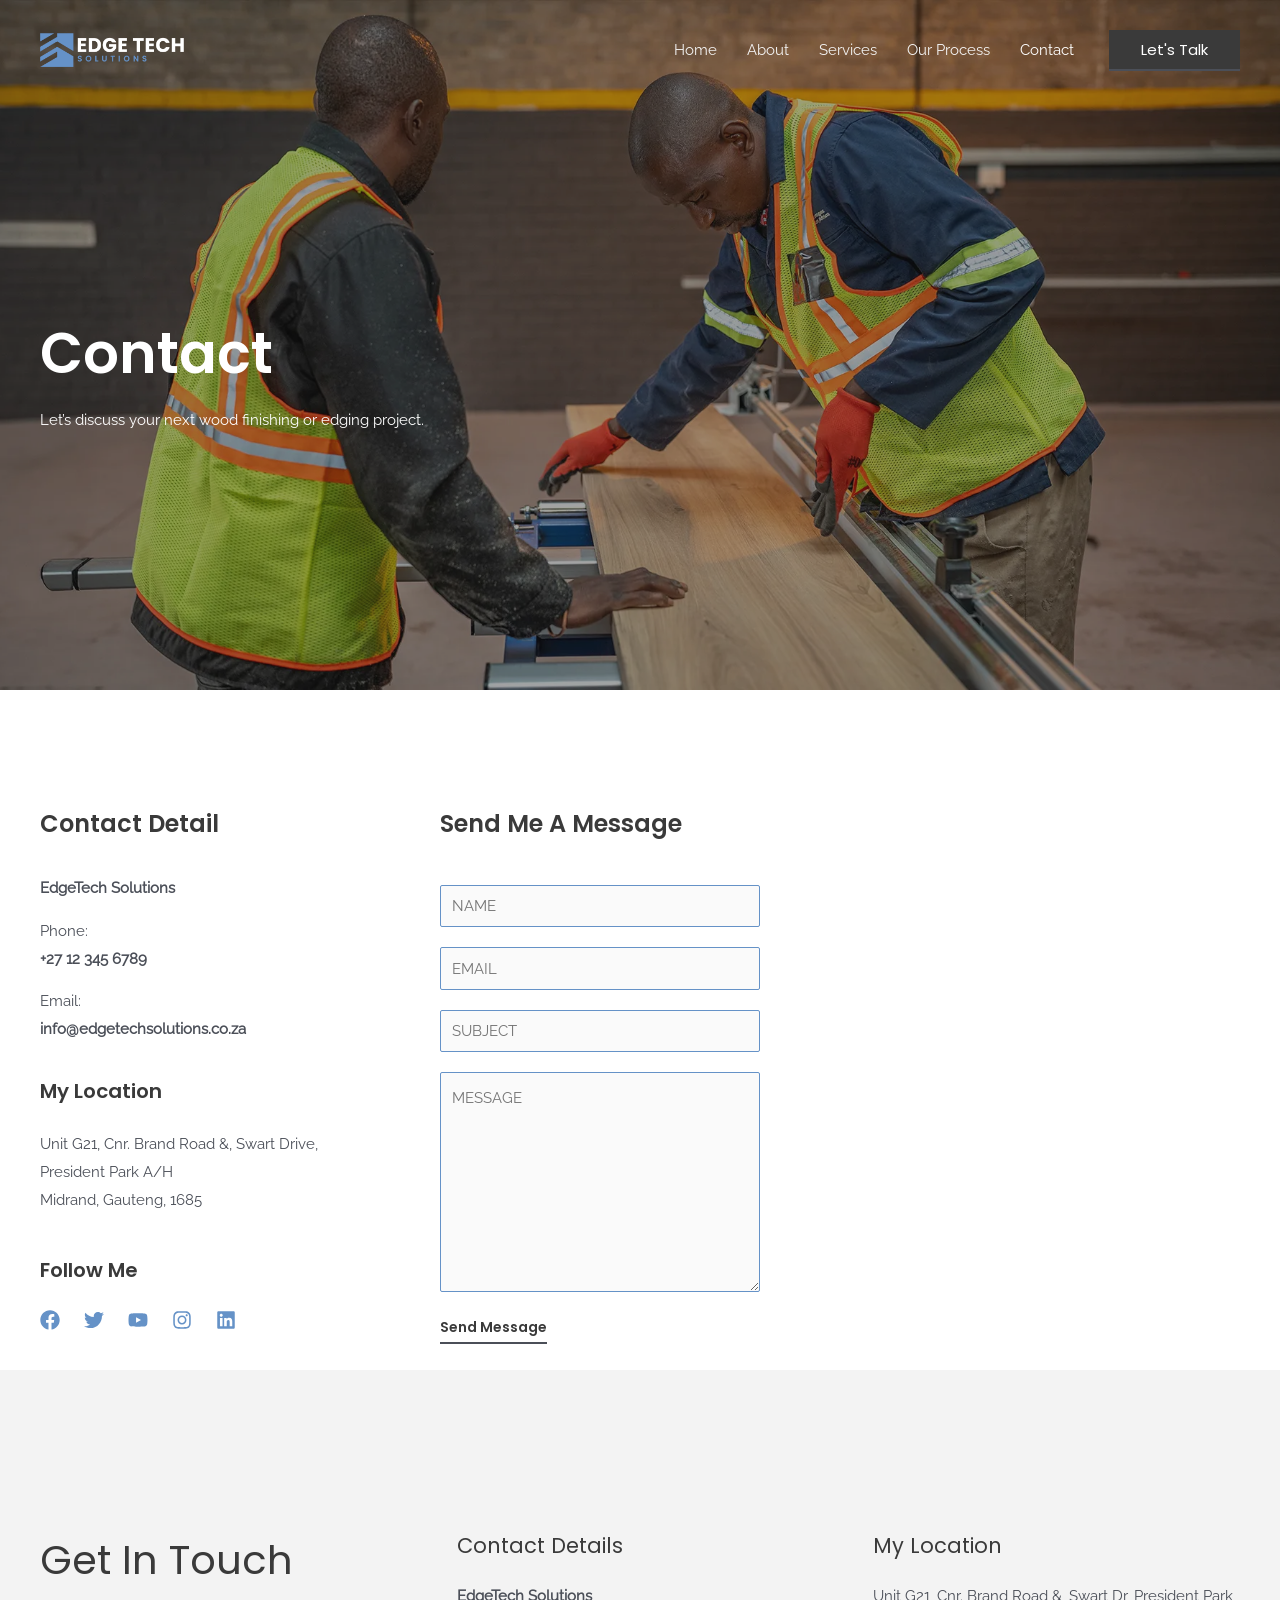
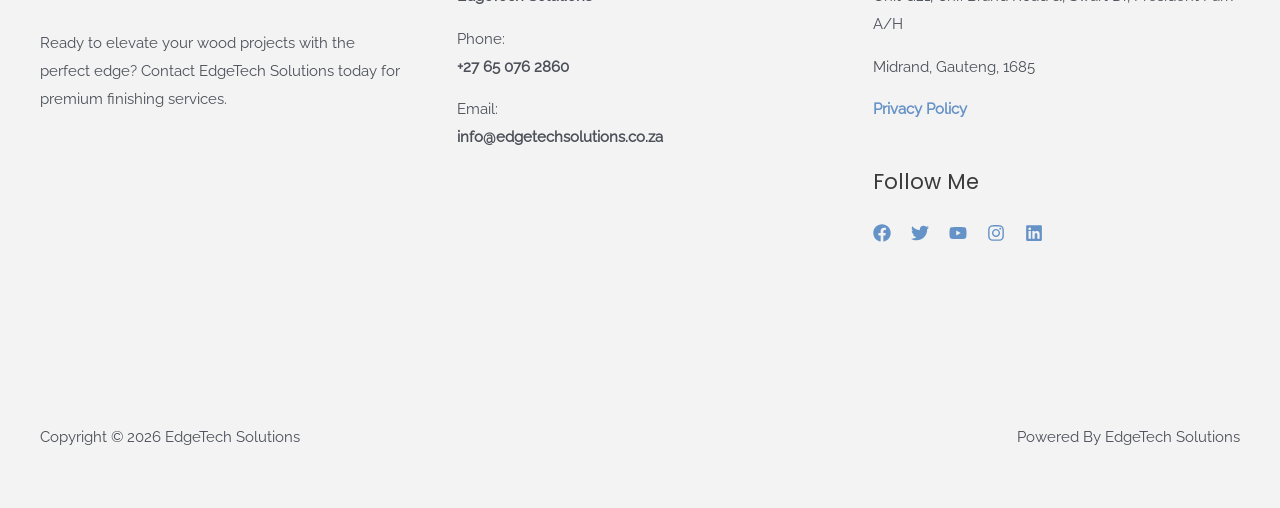
<file: contact.html>
<!DOCTYPE html>
<html lang="en-ZA">
<head>
<meta charset="UTF-8">
<meta name="viewport" content="width=device-width, initial-scale=1">
	 
	<title>Contact EdgeTech Solutions | Wood Edging Specialists Midrand</title>
<link rel="stylesheet" id="et-bundle" href="css/contact.bundle.css"/>




<!-- SureRank Meta Data -->
<meta name="description" content="Get in touch with EdgeTech Solutions in Midrand for quotes and consultations on wood edging and surface finishing. Phone +27 65 076 2860.">
<meta name="robots" content="index, follow">
<meta property="og:url" content="https://www.edgetechsolutions.co.za/contact/">
<meta property="og:site_name" content="EdgeTech Solutions">
<meta property="og:locale" content="en_US">
<meta property="og:type" content="article">
<meta property="og:title" content="Contact EdgeTech Solutions | Wood Edging Specialists Midrand">
<meta property="og:description" content="Contact Let’s discuss your next wood finishing or edging project. Contact Detail EdgeTech Solutions Phone:+27 12 345 6789 Email:info@edgetechsolutions.co.za My">
<meta property="article:published_time" content="2026-02-11T10:11:12+02:00">
<meta property="article:modified_time" content="2026-03-09T11:01:20+00:00">
<meta name="twitter:card" content="summary_large_image">
<meta name="twitter:title" content="Contact - EdgeTech Solutions">
<meta name="twitter:description" content="Contact Let’s discuss your next wood finishing or edging project. Contact Detail EdgeTech Solutions Phone:+27 12 345 6789 Email:info@edgetechsolutions.co.za My">

<!-- /SureRank Meta Data -->
<style id="wp-img-auto-sizes-contain-inline-css">
img:is([sizes=auto i],[sizes^="auto," i]){contain-intrinsic-size:3000px 1500px}
/*# sourceURL=wp-img-auto-sizes-contain-inline-css */
</style>

<style id="astra-theme-css-inline-css">
:root{--ast-post-nav-space:0;--ast-container-default-xlg-padding:6.67em;--ast-container-default-lg-padding:5.67em;--ast-container-default-slg-padding:4.34em;--ast-container-default-md-padding:3.34em;--ast-container-default-sm-padding:6.67em;--ast-container-default-xs-padding:2.4em;--ast-container-default-xxs-padding:1.4em;--ast-code-block-background:#EEEEEE;--ast-comment-inputs-background:#FAFAFA;--ast-normal-container-width:1200px;--ast-narrow-container-width:750px;--ast-blog-title-font-weight:normal;--ast-blog-meta-weight:inherit;--ast-global-color-primary:var(--ast-global-color-4);--ast-global-color-secondary:var(--ast-global-color-5);--ast-global-color-alternate-background:var(--ast-global-color-6);--ast-global-color-subtle-background:var(--ast-global-color-7);--ast-bg-style-guide:var( --ast-global-color-secondary,--ast-global-color-5 );--ast-shadow-style-guide:0px 0px 4px 0 #00000057;--ast-global-dark-bg-style:#fff;--ast-global-dark-lfs:#fbfbfb;--ast-widget-bg-color:#fafafa;--ast-wc-container-head-bg-color:#fbfbfb;--ast-title-layout-bg:#eeeeee;--ast-search-border-color:#e7e7e7;--ast-lifter-hover-bg:#e6e6e6;--ast-gallery-block-color:#000;--srfm-color-input-label:var(--ast-global-color-2);}html{font-size:93.75%;}a,.page-title{color:var(--ast-global-color-0);}a:hover,a:focus{color:var(--ast-global-color-8);}body,button,input,select,textarea,.ast-button,.ast-custom-button{font-family:'Raleway',sans-serif;font-weight:400;font-size:15px;font-size:1rem;}blockquote{color:var(--ast-global-color-3);}p,.entry-content p{margin-bottom:1em;}h1,h2,h3,h4,h5,h6,.entry-content :where(h1,h2,h3,h4,h5,h6),.site-title,.site-title a{font-family:'Poppins',sans-serif;font-weight:600;line-height:1.2em;text-transform:capitalize;}.site-title{font-size:27px;font-size:1.8rem;display:none;}header .custom-logo-link img{max-width:144px;width:144px;}.astra-logo-svg{width:144px;}.site-header .site-description{font-size:14px;font-size:0.93333333333333rem;display:none;}.entry-title{font-size:30px;font-size:2rem;}.archive .ast-article-post .ast-article-inner,.blog .ast-article-post .ast-article-inner,.archive .ast-article-post .ast-article-inner:hover,.blog .ast-article-post .ast-article-inner:hover{overflow:hidden;}h1,.entry-content :where(h1){font-size:56px;font-size:3.7333333333333rem;font-family:'Poppins',sans-serif;line-height:1.2em;text-transform:capitalize;}h2,.entry-content :where(h2){font-size:40px;font-size:2.6666666666667rem;font-family:'Poppins',sans-serif;line-height:1.2em;text-transform:capitalize;}h3,.entry-content :where(h3){font-size:32px;font-size:2.1333333333333rem;font-family:'Poppins',sans-serif;line-height:1.4em;text-transform:capitalize;}h4,.entry-content :where(h4){font-size:24px;font-size:1.6rem;line-height:1.2em;font-family:'Poppins',sans-serif;text-transform:capitalize;}h5,.entry-content :where(h5){font-size:20px;font-size:1.3333333333333rem;line-height:1.2em;font-family:'Poppins',sans-serif;text-transform:capitalize;}h6,.entry-content :where(h6){font-size:12px;font-size:0.8rem;line-height:1.25em;font-family:'Poppins',sans-serif;text-transform:capitalize;}::selection{background-color:var(--ast-global-color-0);color:#000000;}body,h1,h2,h3,h4,h5,h6,.entry-title a,.entry-content :where(h1,h2,h3,h4,h5,h6){color:var(--ast-global-color-3);}.tagcloud a:hover,.tagcloud a:focus,.tagcloud a.current-item{color:#000000;border-color:var(--ast-global-color-0);background-color:var(--ast-global-color-0);}input:focus,input[type="text"]:focus,input[type="email"]:focus,input[type="url"]:focus,input[type="password"]:focus,input[type="reset"]:focus,input[type="search"]:focus,textarea:focus{border-color:var(--ast-global-color-0);}input[type="radio"]:checked,input[type=reset],input[type="checkbox"]:checked,input[type="checkbox"]:hover:checked,input[type="checkbox"]:focus:checked,input[type=range]::-webkit-slider-thumb{border-color:var(--ast-global-color-0);background-color:var(--ast-global-color-0);box-shadow:none;}.site-footer a:hover + .post-count,.site-footer a:focus + .post-count{background:var(--ast-global-color-0);border-color:var(--ast-global-color-0);}.single .nav-links .nav-previous,.single .nav-links .nav-next{color:var(--ast-global-color-0);}.entry-meta,.entry-meta *{line-height:1.45;color:var(--ast-global-color-0);}.entry-meta a:not(.ast-button):hover,.entry-meta a:not(.ast-button):hover *,.entry-meta a:not(.ast-button):focus,.entry-meta a:not(.ast-button):focus *,.page-links > .page-link,.page-links .page-link:hover,.post-navigation a:hover{color:var(--ast-global-color-8);}#cat option,.secondary .calendar_wrap thead a,.secondary .calendar_wrap thead a:visited{color:var(--ast-global-color-0);}.secondary .calendar_wrap #today,.ast-progress-val span{background:var(--ast-global-color-0);}.secondary a:hover + .post-count,.secondary a:focus + .post-count{background:var(--ast-global-color-0);border-color:var(--ast-global-color-0);}.calendar_wrap #today > a{color:#000000;}.page-links .page-link,.single .post-navigation a{color:var(--ast-global-color-0);}.ast-header-break-point .main-header-bar .ast-button-wrap .menu-toggle{border-radius:0px;}.ast-search-menu-icon .search-form button.search-submit{padding:0 4px;}.ast-search-menu-icon form.search-form{padding-right:0;}.ast-header-search .ast-search-menu-icon.ast-dropdown-active .search-form,.ast-header-search .ast-search-menu-icon.ast-dropdown-active .search-field:focus{transition:all 0.2s;}.search-form input.search-field:focus{outline:none;}.ast-mobile-header-content .ast-builder-layout-element:not(.ast-builder-menu):not(.ast-header-divider-element),.ast-mobile-popup-content .ast-builder-layout-element:not(.ast-builder-menu):not(.ast-header-divider-element){padding:15px 20px;}.wp-block-latest-posts > li > a{color:var(--ast-global-color-2);}.widget-title{font-size:21px;font-size:1.4rem;color:var(--ast-global-color-3);}.ast-search-menu-icon.slide-search a:focus-visible:focus-visible,.astra-search-icon:focus-visible,#close:focus-visible,a:focus-visible,.ast-menu-toggle:focus-visible,.site .skip-link:focus-visible,.wp-block-loginout input:focus-visible,.wp-block-search.wp-block-search__button-inside .wp-block-search__inside-wrapper,.ast-header-navigation-arrow:focus-visible,.ast-orders-table__row .ast-orders-table__cell:focus-visible,a#ast-apply-coupon:focus-visible,#ast-apply-coupon:focus-visible,#close:focus-visible,.button.search-submit:focus-visible,#search_submit:focus,.normal-search:focus-visible,.ast-header-account-wrap:focus-visible,.astra-cart-drawer-close:focus,.ast-single-variation:focus,.ast-button:focus,.ast-builder-button-wrap:has(.ast-custom-button-link:focus),.ast-builder-button-wrap .ast-custom-button-link:focus{outline-style:dotted;outline-color:inherit;outline-width:thin;}input:focus,input[type="text"]:focus,input[type="email"]:focus,input[type="url"]:focus,input[type="password"]:focus,input[type="reset"]:focus,input[type="search"]:focus,input[type="number"]:focus,textarea:focus,.wp-block-search__input:focus,[data-section="section-header-mobile-trigger"] .ast-button-wrap .ast-mobile-menu-trigger-minimal:focus,.ast-mobile-popup-drawer.active .menu-toggle-close:focus,#ast-scroll-top:focus,#coupon_code:focus,#ast-coupon-code:focus{border-style:dotted;border-color:inherit;border-width:thin;}input{outline:none;}.site-logo-img img{ transition:all 0.2s linear;}body .ast-oembed-container *{position:absolute;top:0;width:100%;height:100%;left:0;}body .wp-block-embed-pocket-casts .ast-oembed-container *{position:unset;}.ast-single-post-featured-section + article {margin-top: 2em;}.site-content .ast-single-post-featured-section img {width: 100%;overflow: hidden;object-fit: cover;}.site > .ast-single-related-posts-container {margin-top: 0;}@media (min-width: 769px) {.ast-desktop .ast-container--narrow {max-width: var(--ast-narrow-container-width);margin: 0 auto;}}.ast-page-builder-template .hentry {margin: 0;}.ast-page-builder-template .site-content > .ast-container {max-width: 100%;padding: 0;}.ast-page-builder-template .site .site-content #primary {padding: 0;margin: 0;}.ast-page-builder-template .no-results {text-align: center;margin: 4em auto;}.ast-page-builder-template .ast-pagination {padding: 2em;}.ast-page-builder-template .entry-header.ast-no-title.ast-no-thumbnail {margin-top: 0;}.ast-page-builder-template .entry-header.ast-header-without-markup {margin-top: 0;margin-bottom: 0;}.ast-page-builder-template .entry-header.ast-no-title.ast-no-meta {margin-bottom: 0;}.ast-page-builder-template.single .post-navigation {padding-bottom: 2em;}.ast-page-builder-template.single-post .site-content > .ast-container {max-width: 100%;}.ast-page-builder-template .entry-header {margin-top: 4em;margin-left: auto;margin-right: auto;padding-left: 20px;padding-right: 20px;}.single.ast-page-builder-template .entry-header {padding-left: 20px;padding-right: 20px;}.ast-page-builder-template .ast-archive-description {margin: 4em auto 0;padding-left: 20px;padding-right: 20px;}.ast-page-builder-template.ast-no-sidebar .entry-content .alignwide {margin-left: 0;margin-right: 0;}@media (max-width:768.9px){#ast-desktop-header{display:none;}}@media (min-width:769px){#ast-mobile-header{display:none;}}.wp-block-buttons.aligncenter{justify-content:center;}.wp-block-buttons .wp-block-button.is-style-outline .wp-block-button__link.wp-element-button,.ast-outline-button,.wp-block-uagb-buttons-child .uagb-buttons-repeater.ast-outline-button{border-color:var(--ast-global-color-3);border-top-width:2px;border-right-width:2px;border-bottom-width:2px;border-left-width:2px;font-family:'Poppins',sans-serif;font-weight:600;font-size:14px;font-size:0.93333333333333rem;line-height:1em;border-top-left-radius:0px;border-top-right-radius:0px;border-bottom-right-radius:0px;border-bottom-left-radius:0px;}.wp-block-button.is-style-outline .wp-block-button__link:hover,.wp-block-buttons .wp-block-button.is-style-outline .wp-block-button__link:focus,.wp-block-buttons .wp-block-button.is-style-outline > .wp-block-button__link:not(.has-text-color):hover,.wp-block-buttons .wp-block-button.wp-block-button__link.is-style-outline:not(.has-text-color):hover,.ast-outline-button:hover,.ast-outline-button:focus,.wp-block-uagb-buttons-child .uagb-buttons-repeater.ast-outline-button:hover,.wp-block-uagb-buttons-child .uagb-buttons-repeater.ast-outline-button:focus{background-color:rgba(0,0,0,0);border-color:var(--ast-global-color-2);}.wp-block-button .wp-block-button__link.wp-element-button.is-style-outline:not(.has-background),.wp-block-button.is-style-outline>.wp-block-button__link.wp-element-button:not(.has-background),.ast-outline-button{background-color:rgba(131,149,149,0);}.uagb-buttons-repeater.ast-outline-button{border-radius:9999px;}.entry-content[data-ast-blocks-layout] > figure{margin-bottom:1em;}@media (max-width:768px){.ast-left-sidebar #content > .ast-container{display:flex;flex-direction:column-reverse;width:100%;}.ast-separate-container .ast-article-post,.ast-separate-container .ast-article-single{padding:1.5em 2.14em;}.ast-author-box img.avatar{margin:20px 0 0 0;}}@media (min-width:769px){.ast-separate-container.ast-right-sidebar #primary,.ast-separate-container.ast-left-sidebar #primary{border:0;}.search-no-results.ast-separate-container #primary{margin-bottom:4em;}}.elementor-widget-button .elementor-button{border-style:solid;text-decoration:none;border-top-width:0;border-right-width:0;border-left-width:0;border-bottom-width:2px;}.elementor-button.elementor-size-sm,.elementor-button.elementor-size-xs,.elementor-button.elementor-size-md,.elementor-button.elementor-size-lg,.elementor-button.elementor-size-xl,.elementor-button{border-top-left-radius:0px;border-top-right-radius:0px;border-bottom-right-radius:0px;border-bottom-left-radius:0px;padding-top:8px;padding-right:0px;padding-bottom:8px;padding-left:0px;}.elementor-widget-button .elementor-button{border-color:var(--ast-global-color-3);background-color:rgba(131,149,149,0);}.elementor-widget-button .elementor-button:hover,.elementor-widget-button .elementor-button:focus{color:var(--ast-global-color-2);background-color:rgba(0,0,0,0);border-color:var(--ast-global-color-2);}.wp-block-button .wp-block-button__link ,.elementor-widget-button .elementor-button,.elementor-widget-button .elementor-button:visited{color:var(--ast-global-color-2);}.elementor-widget-button .elementor-button{font-family:'Poppins',sans-serif;font-weight:600;font-size:14px;font-size:0.93333333333333rem;line-height:1em;text-transform:capitalize;letter-spacing:0;}body .elementor-button.elementor-size-sm,body .elementor-button.elementor-size-xs,body .elementor-button.elementor-size-md,body .elementor-button.elementor-size-lg,body .elementor-button.elementor-size-xl,body .elementor-button{font-size:14px;font-size:0.93333333333333rem;}.wp-block-button .wp-block-button__link:hover,.wp-block-button .wp-block-button__link:focus{color:var(--ast-global-color-2);background-color:rgba(0,0,0,0);border-color:var(--ast-global-color-2);}.elementor-widget-heading h1.elementor-heading-title{line-height:1.2em;}.elementor-widget-heading h2.elementor-heading-title{line-height:1.2em;}.elementor-widget-heading h3.elementor-heading-title{line-height:1.4em;}.elementor-widget-heading h4.elementor-heading-title{line-height:1.2em;}.elementor-widget-heading h5.elementor-heading-title{line-height:1.2em;}.elementor-widget-heading h6.elementor-heading-title{line-height:1.25em;}.wp-block-button .wp-block-button__link,.wp-block-search .wp-block-search__button,body .wp-block-file .wp-block-file__button{border-style:solid;border-bottom-width:2px;border-color:var(--ast-global-color-3);background-color:rgba(131,149,149,0);color:var(--ast-global-color-2);font-family:'Poppins',sans-serif;font-weight:600;line-height:1em;text-transform:capitalize;letter-spacing:0;font-size:14px;font-size:0.93333333333333rem;border-top-left-radius:0px;border-top-right-radius:0px;border-bottom-right-radius:0px;border-bottom-left-radius:0px;padding-top:8px;padding-right:0px;padding-bottom:8px;padding-left:0px;}.menu-toggle,button,.ast-button,.ast-custom-button,.button,input#submit,input[type="button"],input[type="submit"],input[type="reset"],form[CLASS*="wp-block-search__"].wp-block-search .wp-block-search__inside-wrapper .wp-block-search__button,body .wp-block-file .wp-block-file__button{border-style:solid;border-top-width:0;border-right-width:0;border-left-width:0;border-bottom-width:2px;color:var(--ast-global-color-2);border-color:var(--ast-global-color-3);background-color:rgba(131,149,149,0);padding-top:8px;padding-right:0px;padding-bottom:8px;padding-left:0px;font-family:'Poppins',sans-serif;font-weight:600;font-size:14px;font-size:0.93333333333333rem;line-height:1em;text-transform:capitalize;letter-spacing:0;border-top-left-radius:0px;border-top-right-radius:0px;border-bottom-right-radius:0px;border-bottom-left-radius:0px;}button:focus,.menu-toggle:hover,button:hover,.ast-button:hover,.ast-custom-button:hover .button:hover,.ast-custom-button:hover ,input[type=reset]:hover,input[type=reset]:focus,input#submit:hover,input#submit:focus,input[type="button"]:hover,input[type="button"]:focus,input[type="submit"]:hover,input[type="submit"]:focus,form[CLASS*="wp-block-search__"].wp-block-search .wp-block-search__inside-wrapper .wp-block-search__button:hover,form[CLASS*="wp-block-search__"].wp-block-search .wp-block-search__inside-wrapper .wp-block-search__button:focus,body .wp-block-file .wp-block-file__button:hover,body .wp-block-file .wp-block-file__button:focus{color:var(--ast-global-color-2);background-color:rgba(0,0,0,0);border-color:var(--ast-global-color-2);}@media (max-width:768px){.ast-mobile-header-stack .main-header-bar .ast-search-menu-icon{display:inline-block;}.ast-header-break-point.ast-header-custom-item-outside .ast-mobile-header-stack .main-header-bar .ast-search-icon{margin:0;}.ast-comment-avatar-wrap img{max-width:2.5em;}.ast-comment-meta{padding:0 1.8888em 1.3333em;}.ast-separate-container .ast-comment-list li.depth-1{padding:1.5em 2.14em;}.ast-separate-container .comment-respond{padding:2em 2.14em;}}@media (min-width:544px){.ast-container{max-width:100%;}}@media (max-width:544px){.ast-separate-container .ast-article-post,.ast-separate-container .ast-article-single,.ast-separate-container .comments-title,.ast-separate-container .ast-archive-description{padding:1.5em 1em;}.ast-separate-container #content .ast-container{padding-left:0.54em;padding-right:0.54em;}.ast-separate-container .ast-comment-list .bypostauthor{padding:.5em;}.ast-search-menu-icon.ast-dropdown-active .search-field{width:170px;}} #ast-mobile-header .ast-site-header-cart-li a{pointer-events:none;}body,.ast-separate-container{background-color:var(--ast-global-color-4);background-image:none;}@media (max-width:768px){.site-title{display:none;}.site-header .site-description{display:none;}h1,.entry-content :where(h1){font-size:40px;font-size:2.6666666666667rem;}h2,.entry-content :where(h2){font-size:32px;font-size:2.1333333333333rem;}h3,.entry-content :where(h3){font-size:26px;font-size:1.7333333333333rem;}h4,.entry-content :where(h4){font-size:22px;font-size:1.4666666666667rem;}h5,.entry-content :where(h5){font-size:18px;font-size:1.2rem;}h6,.entry-content :where(h6){font-size:11px;font-size:0.73333333333333rem;}}@media (max-width:544px){.site-title{display:none;}.site-header .site-description{display:none;}h1,.entry-content :where(h1){font-size:32px;font-size:2.1333333333333rem;}h2,.entry-content :where(h2){font-size:28px;font-size:1.8666666666667rem;}h3,.entry-content :where(h3){font-size:24px;font-size:1.6rem;}h4,.entry-content :where(h4){font-size:20px;font-size:1.3333333333333rem;}h5,.entry-content :where(h5){font-size:16px;font-size:1.0666666666667rem;}h6,.entry-content :where(h6){font-size:11px;font-size:0.73333333333333rem;}header .custom-logo-link img,.ast-header-break-point .site-branding img,.ast-header-break-point .custom-logo-link img{max-width:144px;width:144px;}.astra-logo-svg{width:144px;}.ast-header-break-point .site-logo-img .custom-mobile-logo-link img{max-width:144px;}}@media (max-width:768px){html{font-size:85.5%;}}@media (max-width:544px){html{font-size:85.5%;}}@media (min-width:769px){.ast-container{max-width:1240px;}}@media (min-width:769px){.site-content .ast-container{display:flex;}}@media (max-width:768px){.site-content .ast-container{flex-direction:column;}}.entry-content :where(h1,h2,h3,h4,h5,h6){clear:none;}@media (min-width:769px){.main-header-menu .sub-menu .menu-item.ast-left-align-sub-menu:hover > .sub-menu,.main-header-menu .sub-menu .menu-item.ast-left-align-sub-menu.focus > .sub-menu{margin-left:-0px;}}.ast-theme-transparent-header [data-section="section-header-mobile-trigger"] .ast-button-wrap .ast-mobile-menu-trigger-fill,.ast-theme-transparent-header [data-section="section-header-mobile-trigger"] .ast-button-wrap .ast-mobile-menu-trigger-minimal{border:none;}.site .comments-area{padding-bottom:3em;}.footer-widget-area[data-section^="section-fb-html-"] .ast-builder-html-element{text-align:center;}.wp-block-file {display: flex;align-items: center;flex-wrap: wrap;justify-content: space-between;}.wp-block-pullquote {border: none;}.wp-block-pullquote blockquote::before {content: "\201D";font-family: "Helvetica",sans-serif;display: flex;transform: rotate( 180deg );font-size: 6rem;font-style: normal;line-height: 1;font-weight: bold;align-items: center;justify-content: center;}.has-text-align-right > blockquote::before {justify-content: flex-start;}.has-text-align-left > blockquote::before {justify-content: flex-end;}figure.wp-block-pullquote.is-style-solid-color blockquote {max-width: 100%;text-align: inherit;}:root {--wp--custom--ast-default-block-top-padding: 3em;--wp--custom--ast-default-block-right-padding: 3em;--wp--custom--ast-default-block-bottom-padding: 3em;--wp--custom--ast-default-block-left-padding: 3em;--wp--custom--ast-container-width: 1200px;--wp--custom--ast-content-width-size: 1200px;--wp--custom--ast-wide-width-size: calc(1200px + var(--wp--custom--ast-default-block-left-padding) + var(--wp--custom--ast-default-block-right-padding));}.ast-narrow-container {--wp--custom--ast-content-width-size: 750px;--wp--custom--ast-wide-width-size: 750px;}@media(max-width: 768px) {:root {--wp--custom--ast-default-block-top-padding: 3em;--wp--custom--ast-default-block-right-padding: 2em;--wp--custom--ast-default-block-bottom-padding: 3em;--wp--custom--ast-default-block-left-padding: 2em;}}@media(max-width: 544px) {:root {--wp--custom--ast-default-block-top-padding: 3em;--wp--custom--ast-default-block-right-padding: 1.5em;--wp--custom--ast-default-block-bottom-padding: 3em;--wp--custom--ast-default-block-left-padding: 1.5em;}}.entry-content > .wp-block-group,.entry-content > .wp-block-cover,.entry-content > .wp-block-columns {padding-top: var(--wp--custom--ast-default-block-top-padding);padding-right: var(--wp--custom--ast-default-block-right-padding);padding-bottom: var(--wp--custom--ast-default-block-bottom-padding);padding-left: var(--wp--custom--ast-default-block-left-padding);}.ast-plain-container.ast-no-sidebar .entry-content > .alignfull,.ast-page-builder-template .ast-no-sidebar .entry-content > .alignfull {margin-left: calc( -50vw + 50%);margin-right: calc( -50vw + 50%);max-width: 100vw;width: 100vw;}.ast-plain-container.ast-no-sidebar .entry-content .alignfull .alignfull,.ast-page-builder-template.ast-no-sidebar .entry-content .alignfull .alignfull,.ast-plain-container.ast-no-sidebar .entry-content .alignfull .alignwide,.ast-page-builder-template.ast-no-sidebar .entry-content .alignfull .alignwide,.ast-plain-container.ast-no-sidebar .entry-content .alignwide .alignfull,.ast-page-builder-template.ast-no-sidebar .entry-content .alignwide .alignfull,.ast-plain-container.ast-no-sidebar .entry-content .alignwide .alignwide,.ast-page-builder-template.ast-no-sidebar .entry-content .alignwide .alignwide,.ast-plain-container.ast-no-sidebar .entry-content .wp-block-column .alignfull,.ast-page-builder-template.ast-no-sidebar .entry-content .wp-block-column .alignfull,.ast-plain-container.ast-no-sidebar .entry-content .wp-block-column .alignwide,.ast-page-builder-template.ast-no-sidebar .entry-content .wp-block-column .alignwide {margin-left: auto;margin-right: auto;width: 100%;}[data-ast-blocks-layout] .wp-block-separator:not(.is-style-dots) {height: 0;}[data-ast-blocks-layout] .wp-block-separator {margin: 20px auto;}[data-ast-blocks-layout] .wp-block-separator:not(.is-style-wide):not(.is-style-dots) {max-width: 100px;}[data-ast-blocks-layout] .wp-block-separator.has-background {padding: 0;}.entry-content[data-ast-blocks-layout] > * {max-width: var(--wp--custom--ast-content-width-size);margin-left: auto;margin-right: auto;}.entry-content[data-ast-blocks-layout] > .alignwide {max-width: var(--wp--custom--ast-wide-width-size);}.entry-content[data-ast-blocks-layout] .alignfull {max-width: none;}.entry-content .wp-block-columns {margin-bottom: 0;}blockquote {margin: 1.5em;border-color: rgba(0,0,0,0.05);}.wp-block-quote:not(.has-text-align-right):not(.has-text-align-center) {border-left: 5px solid rgba(0,0,0,0.05);}.has-text-align-right > blockquote,blockquote.has-text-align-right {border-right: 5px solid rgba(0,0,0,0.05);}.has-text-align-left > blockquote,blockquote.has-text-align-left {border-left: 5px solid rgba(0,0,0,0.05);}.wp-block-site-tagline,.wp-block-latest-posts .read-more {margin-top: 15px;}.wp-block-loginout p label {display: block;}.wp-block-loginout p:not(.login-remember):not(.login-submit) input {width: 100%;}.wp-block-loginout input:focus {border-color: transparent;}.wp-block-loginout input:focus {outline: thin dotted;}.entry-content .wp-block-media-text .wp-block-media-text__content {padding: 0 0 0 8%;}.entry-content .wp-block-media-text.has-media-on-the-right .wp-block-media-text__content {padding: 0 8% 0 0;}.entry-content .wp-block-media-text.has-background .wp-block-media-text__content {padding: 8%;}.entry-content .wp-block-cover:not([class*="background-color"]):not(.has-text-color.has-link-color) .wp-block-cover__inner-container,.entry-content .wp-block-cover:not([class*="background-color"]) .wp-block-cover-image-text,.entry-content .wp-block-cover:not([class*="background-color"]) .wp-block-cover-text,.entry-content .wp-block-cover-image:not([class*="background-color"]) .wp-block-cover__inner-container,.entry-content .wp-block-cover-image:not([class*="background-color"]) .wp-block-cover-image-text,.entry-content .wp-block-cover-image:not([class*="background-color"]) .wp-block-cover-text {color: var(--ast-global-color-primary,var(--ast-global-color-5));}.wp-block-loginout .login-remember input {width: 1.1rem;height: 1.1rem;margin: 0 5px 4px 0;vertical-align: middle;}.wp-block-latest-posts > li > *:first-child,.wp-block-latest-posts:not(.is-grid) > li:first-child {margin-top: 0;}.entry-content > .wp-block-buttons,.entry-content > .wp-block-uagb-buttons {margin-bottom: 1.5em;}.wp-block-search__inside-wrapper .wp-block-search__input {padding: 0 10px;color: var(--ast-global-color-3);background: var(--ast-global-color-primary,var(--ast-global-color-5));border-color: var(--ast-border-color);}.wp-block-latest-posts .read-more {margin-bottom: 1.5em;}.wp-block-search__no-button .wp-block-search__inside-wrapper .wp-block-search__input {padding-top: 5px;padding-bottom: 5px;}.wp-block-latest-posts .wp-block-latest-posts__post-date,.wp-block-latest-posts .wp-block-latest-posts__post-author {font-size: 1rem;}.wp-block-latest-posts > li > *,.wp-block-latest-posts:not(.is-grid) > li {margin-top: 12px;margin-bottom: 12px;}.ast-page-builder-template .entry-content[data-ast-blocks-layout] > .alignwide:where(:not(.uagb-is-root-container):not(.spectra-is-root-container)) > * {max-width: var(--wp--custom--ast-wide-width-size);}.ast-page-builder-template .entry-content[data-ast-blocks-layout] > .inherit-container-width > *,.ast-page-builder-template .entry-content[data-ast-blocks-layout] > *:not(.wp-block-group):where(:not(.uagb-is-root-container):not(.spectra-is-root-container)) > *,.entry-content[data-ast-blocks-layout] > .wp-block-cover .wp-block-cover__inner-container {max-width: none ;margin-left: auto;margin-right: auto;}.ast-page-builder-template .entry-content[data-ast-blocks-layout] > *,.ast-page-builder-template .entry-content[data-ast-blocks-layout] > .alignfull:where(:not(.wp-block-group):not(.uagb-is-root-container):not(.spectra-is-root-container)) > * {max-width: none;}.entry-content[data-ast-blocks-layout] .wp-block-cover:not(.alignleft):not(.alignright) {width: auto;}@media(max-width: 1200px) {.ast-separate-container .entry-content > .alignfull,.ast-separate-container .entry-content[data-ast-blocks-layout] > .alignwide,.ast-plain-container .entry-content[data-ast-blocks-layout] > .alignwide,.ast-plain-container .entry-content .alignfull {margin-left: calc(-1 * min(var(--ast-container-default-xlg-padding),20px)) ;margin-right: calc(-1 * min(var(--ast-container-default-xlg-padding),20px));}}@media(min-width: 1201px) {.ast-separate-container .entry-content > .alignfull {margin-left: calc(-1 * var(--ast-container-default-xlg-padding) );margin-right: calc(-1 * var(--ast-container-default-xlg-padding) );}.ast-separate-container .entry-content[data-ast-blocks-layout] > .alignwide,.ast-plain-container .entry-content[data-ast-blocks-layout] > .alignwide {margin-left: auto;margin-right: auto;}}@media(min-width: 768px) {.ast-separate-container .entry-content .wp-block-group.alignwide:not(.inherit-container-width) > :where(:not(.alignleft):not(.alignright)),.ast-plain-container .entry-content .wp-block-group.alignwide:not(.inherit-container-width) > :where(:not(.alignleft):not(.alignright)) {max-width: calc( var(--wp--custom--ast-content-width-size) + 80px );}.ast-plain-container.ast-right-sidebar .entry-content[data-ast-blocks-layout] .alignfull,.ast-plain-container.ast-left-sidebar .entry-content[data-ast-blocks-layout] .alignfull {margin-left: -60px;margin-right: -60px;}}@media(min-width: 544px) {.entry-content > .alignleft {margin-right: 20px;}.entry-content > .alignright {margin-left: 20px;}}@media (max-width:544px){.wp-block-columns .wp-block-column:not(:last-child){margin-bottom:20px;}.wp-block-latest-posts{margin:0;}}@media( max-width: 600px ) {.entry-content .wp-block-media-text .wp-block-media-text__content,.entry-content .wp-block-media-text.has-media-on-the-right .wp-block-media-text__content {padding: 8% 0 0;}.entry-content .wp-block-media-text.has-background .wp-block-media-text__content {padding: 8%;}}.ast-page-builder-template .entry-header {padding-left: 0;}.ast-narrow-container .site-content .wp-block-uagb-image--align-full .wp-block-uagb-image__figure {max-width: 100%;margin-left: auto;margin-right: auto;}:root .has-ast-global-color-0-color{color:var(--ast-global-color-0);}:root .has-ast-global-color-0-background-color{background-color:var(--ast-global-color-0);}:root .wp-block-button .has-ast-global-color-0-color{color:var(--ast-global-color-0);}:root .wp-block-button .has-ast-global-color-0-background-color{background-color:var(--ast-global-color-0);}:root .has-ast-global-color-1-color{color:var(--ast-global-color-1);}:root .has-ast-global-color-1-background-color{background-color:var(--ast-global-color-1);}:root .wp-block-button .has-ast-global-color-1-color{color:var(--ast-global-color-1);}:root .wp-block-button .has-ast-global-color-1-background-color{background-color:var(--ast-global-color-1);}:root .has-ast-global-color-2-color{color:var(--ast-global-color-2);}:root .has-ast-global-color-2-background-color{background-color:var(--ast-global-color-2);}:root .wp-block-button .has-ast-global-color-2-color{color:var(--ast-global-color-2);}:root .wp-block-button .has-ast-global-color-2-background-color{background-color:var(--ast-global-color-2);}:root .has-ast-global-color-3-color{color:var(--ast-global-color-3);}:root .has-ast-global-color-3-background-color{background-color:var(--ast-global-color-3);}:root .wp-block-button .has-ast-global-color-3-color{color:var(--ast-global-color-3);}:root .wp-block-button .has-ast-global-color-3-background-color{background-color:var(--ast-global-color-3);}:root .has-ast-global-color-4-color{color:var(--ast-global-color-4);}:root .has-ast-global-color-4-background-color{background-color:var(--ast-global-color-4);}:root .wp-block-button .has-ast-global-color-4-color{color:var(--ast-global-color-4);}:root .wp-block-button .has-ast-global-color-4-background-color{background-color:var(--ast-global-color-4);}:root .has-ast-global-color-5-color{color:var(--ast-global-color-5);}:root .has-ast-global-color-5-background-color{background-color:var(--ast-global-color-5);}:root .wp-block-button .has-ast-global-color-5-color{color:var(--ast-global-color-5);}:root .wp-block-button .has-ast-global-color-5-background-color{background-color:var(--ast-global-color-5);}:root .has-ast-global-color-6-color{color:var(--ast-global-color-6);}:root .has-ast-global-color-6-background-color{background-color:var(--ast-global-color-6);}:root .wp-block-button .has-ast-global-color-6-color{color:var(--ast-global-color-6);}:root .wp-block-button .has-ast-global-color-6-background-color{background-color:var(--ast-global-color-6);}:root .has-ast-global-color-7-color{color:var(--ast-global-color-7);}:root .has-ast-global-color-7-background-color{background-color:var(--ast-global-color-7);}:root .wp-block-button .has-ast-global-color-7-color{color:var(--ast-global-color-7);}:root .wp-block-button .has-ast-global-color-7-background-color{background-color:var(--ast-global-color-7);}:root .has-ast-global-color-8-color{color:var(--ast-global-color-8);}:root .has-ast-global-color-8-background-color{background-color:var(--ast-global-color-8);}:root .wp-block-button .has-ast-global-color-8-color{color:var(--ast-global-color-8);}:root .wp-block-button .has-ast-global-color-8-background-color{background-color:var(--ast-global-color-8);}:root{--ast-global-color-0:#6592c7;--ast-global-color-1:#3a3a3a;--ast-global-color-2:#3a3a3a;--ast-global-color-3:#4B4F58;--ast-global-color-4:#ffffff;--ast-global-color-5:#f3f3f3;--ast-global-color-6:#F2F5F7;--ast-global-color-7:#424242;--ast-global-color-8:#bfd1ff;}:root {--ast-border-color : var(--ast-global-color-0);}.ast-single-entry-banner {-js-display: flex;display: flex;flex-direction: column;justify-content: center;text-align: center;position: relative;background: var(--ast-title-layout-bg);}.ast-single-entry-banner[data-banner-layout="layout-1"] {max-width: 1200px;background: inherit;padding: 20px 0;}.ast-single-entry-banner[data-banner-width-type="custom"] {margin: 0 auto;width: 100%;}.ast-single-entry-banner + .site-content .entry-header {margin-bottom: 0;}.site .ast-author-avatar {--ast-author-avatar-size: ;}a.ast-underline-text {text-decoration: underline;}.ast-container > .ast-terms-link {position: relative;display: block;}a.ast-button.ast-badge-tax {padding: 4px 8px;border-radius: 3px;font-size: inherit;}header.entry-header{text-align:left;}header.entry-header .entry-title{font-size:30px;font-size:2rem;}header.entry-header > *:not(:last-child){margin-bottom:10px;}@media (max-width:768px){header.entry-header{text-align:left;}}@media (max-width:544px){header.entry-header{text-align:left;}}.ast-archive-entry-banner {-js-display: flex;display: flex;flex-direction: column;justify-content: center;text-align: center;position: relative;background: var(--ast-title-layout-bg);}.ast-archive-entry-banner[data-banner-width-type="custom"] {margin: 0 auto;width: 100%;}.ast-archive-entry-banner[data-banner-layout="layout-1"] {background: inherit;padding: 20px 0;text-align: left;}body.archive .ast-archive-description{max-width:1200px;width:100%;text-align:left;padding-top:3em;padding-right:3em;padding-bottom:3em;padding-left:3em;}body.archive .ast-archive-description .ast-archive-title,body.archive .ast-archive-description .ast-archive-title *{font-size:40px;font-size:2.6666666666667rem;}body.archive .ast-archive-description > *:not(:last-child){margin-bottom:10px;}@media (max-width:768px){body.archive .ast-archive-description{text-align:left;}}@media (max-width:544px){body.archive .ast-archive-description{text-align:left;}}@media (min-width:768px){.ast-theme-transparent-header #masthead{position:absolute;left:0;right:0;}.ast-theme-transparent-header .main-header-bar,.ast-theme-transparent-header.ast-header-break-point .main-header-bar{background:none;}body.elementor-editor-active.ast-theme-transparent-header #masthead,.fl-builder-edit .ast-theme-transparent-header #masthead,body.vc_editor.ast-theme-transparent-header #masthead,body.brz-ed.ast-theme-transparent-header #masthead{z-index:0;}.ast-header-break-point.ast-replace-site-logo-transparent.ast-theme-transparent-header .custom-mobile-logo-link{display:none;}.ast-header-break-point.ast-replace-site-logo-transparent.ast-theme-transparent-header .transparent-custom-logo{display:inline-block;}.ast-theme-transparent-header .ast-above-header,.ast-theme-transparent-header .ast-above-header.ast-above-header-bar{background-image:none;background-color:transparent;}.ast-theme-transparent-header .ast-below-header,.ast-theme-transparent-header .ast-below-header.ast-below-header-bar{background-image:none;background-color:transparent;}}.ast-theme-transparent-header .ast-builder-menu .main-header-menu,.ast-theme-transparent-header .ast-builder-menu .main-header-menu .menu-link,.ast-theme-transparent-header [CLASS*="ast-builder-menu-"] .main-header-menu .menu-item > .menu-link,.ast-theme-transparent-header .ast-masthead-custom-menu-items,.ast-theme-transparent-header .ast-masthead-custom-menu-items a,.ast-theme-transparent-header .ast-builder-menu .main-header-menu .menu-item > .ast-menu-toggle,.ast-theme-transparent-header .ast-builder-menu .main-header-menu .menu-item > .ast-menu-toggle,.ast-theme-transparent-header .ast-above-header-navigation a,.ast-header-break-point.ast-theme-transparent-header .ast-above-header-navigation a,.ast-header-break-point.ast-theme-transparent-header .ast-above-header-navigation > ul.ast-above-header-menu > .menu-item-has-children:not(.current-menu-item) > .ast-menu-toggle,.ast-theme-transparent-header .ast-below-header-menu,.ast-theme-transparent-header .ast-below-header-menu a,.ast-header-break-point.ast-theme-transparent-header .ast-below-header-menu a,.ast-header-break-point.ast-theme-transparent-header .ast-below-header-menu,.ast-theme-transparent-header .main-header-menu .menu-link{color:var(--ast-global-color-5);}.ast-theme-transparent-header .ast-builder-menu .main-header-menu .menu-item:hover > .menu-link,.ast-theme-transparent-header .ast-builder-menu .main-header-menu .menu-item:hover > .ast-menu-toggle,.ast-theme-transparent-header .ast-builder-menu .main-header-menu .ast-masthead-custom-menu-items a:hover,.ast-theme-transparent-header .ast-builder-menu .main-header-menu .focus > .menu-link,.ast-theme-transparent-header .ast-builder-menu .main-header-menu .focus > .ast-menu-toggle,.ast-theme-transparent-header .ast-builder-menu .main-header-menu .current-menu-item > .menu-link,.ast-theme-transparent-header .ast-builder-menu .main-header-menu .current-menu-ancestor > .menu-link,.ast-theme-transparent-header .ast-builder-menu .main-header-menu .current-menu-item > .ast-menu-toggle,.ast-theme-transparent-header .ast-builder-menu .main-header-menu .current-menu-ancestor > .ast-menu-toggle,.ast-theme-transparent-header [CLASS*="ast-builder-menu-"] .main-header-menu .current-menu-item > .menu-link,.ast-theme-transparent-header [CLASS*="ast-builder-menu-"] .main-header-menu .current-menu-ancestor > .menu-link,.ast-theme-transparent-header [CLASS*="ast-builder-menu-"] .main-header-menu .current-menu-item > .ast-menu-toggle,.ast-theme-transparent-header [CLASS*="ast-builder-menu-"] .main-header-menu .current-menu-ancestor > .ast-menu-toggle,.ast-theme-transparent-header .main-header-menu .menu-item:hover > .menu-link,.ast-theme-transparent-header .main-header-menu .current-menu-item > .menu-link,.ast-theme-transparent-header .main-header-menu .current-menu-ancestor > .menu-link{color:var(--ast-global-color-4);}.ast-theme-transparent-header .ast-builder-menu .main-header-menu .menu-item .sub-menu .menu-link,.ast-theme-transparent-header .main-header-menu .menu-item .sub-menu .menu-link{background-color:transparent;}@media (max-width:768px){.ast-theme-transparent-header #masthead{position:absolute;left:0;right:0;}.ast-theme-transparent-header .main-header-bar,.ast-theme-transparent-header.ast-header-break-point .main-header-bar{background:none;}body.elementor-editor-active.ast-theme-transparent-header #masthead,.fl-builder-edit .ast-theme-transparent-header #masthead,body.vc_editor.ast-theme-transparent-header #masthead,body.brz-ed.ast-theme-transparent-header #masthead{z-index:0;}.ast-header-break-point.ast-replace-site-logo-transparent.ast-theme-transparent-header .custom-mobile-logo-link{display:none;}.ast-header-break-point.ast-replace-site-logo-transparent.ast-theme-transparent-header .transparent-custom-logo{display:inline-block;}.ast-theme-transparent-header .ast-above-header,.ast-theme-transparent-header .ast-above-header.ast-above-header-bar{background-image:none;background-color:transparent;}.ast-theme-transparent-header .ast-below-header,.ast-theme-transparent-header .ast-below-header.ast-below-header-bar{background-image:none;background-color:transparent;}}@media (max-width:768px){.ast-theme-transparent-header .ast-builder-menu .main-header-menu,.ast-theme-transparent-header .ast-builder-menu .main-header-menu .menu-link,.ast-theme-transparent-header [CLASS*="ast-builder-menu-"] .main-header-menu .menu-item > .menu-link,.ast-theme-transparent-header .ast-masthead-custom-menu-items,.ast-theme-transparent-header .ast-masthead-custom-menu-items a,.ast-theme-transparent-header .ast-builder-menu .main-header-menu .menu-item > .ast-menu-toggle,.ast-theme-transparent-header .ast-builder-menu .main-header-menu .menu-item > .ast-menu-toggle,.ast-theme-transparent-header .main-header-menu .menu-link{color:#5a5a5a;}.ast-theme-transparent-header .ast-builder-menu .main-header-menu .menu-item:hover > .menu-link,.ast-theme-transparent-header .ast-builder-menu .main-header-menu .menu-item:hover > .ast-menu-toggle,.ast-theme-transparent-header .ast-builder-menu .main-header-menu .ast-masthead-custom-menu-items a:hover,.ast-theme-transparent-header .ast-builder-menu .main-header-menu .focus > .menu-link,.ast-theme-transparent-header .ast-builder-menu .main-header-menu .focus > .ast-menu-toggle,.ast-theme-transparent-header .ast-builder-menu .main-header-menu .current-menu-item > .menu-link,.ast-theme-transparent-header .ast-builder-menu .main-header-menu .current-menu-ancestor > .menu-link,.ast-theme-transparent-header .ast-builder-menu .main-header-menu .current-menu-item > .ast-menu-toggle,.ast-theme-transparent-header .ast-builder-menu .main-header-menu .current-menu-ancestor > .ast-menu-toggle,.ast-theme-transparent-header [CLASS*="ast-builder-menu-"] .main-header-menu .current-menu-item > .menu-link,.ast-theme-transparent-header [CLASS*="ast-builder-menu-"] .main-header-menu .current-menu-ancestor > .menu-link,.ast-theme-transparent-header [CLASS*="ast-builder-menu-"] .main-header-menu .current-menu-item > .ast-menu-toggle,.ast-theme-transparent-header [CLASS*="ast-builder-menu-"] .main-header-menu .current-menu-ancestor > .ast-menu-toggle,.ast-theme-transparent-header .main-header-menu .menu-item:hover > .menu-link,.ast-theme-transparent-header .main-header-menu .current-menu-item > .menu-link,.ast-theme-transparent-header .main-header-menu .current-menu-ancestor > .menu-link{color:#1a1a1a;}}.ast-theme-transparent-header #ast-desktop-header > .ast-main-header-wrap > .main-header-bar,.ast-theme-transparent-header.ast-header-break-point #ast-mobile-header > .ast-main-header-wrap > .main-header-bar{border-bottom-width:0px;border-bottom-style:solid;}.ast-breadcrumbs .trail-browse,.ast-breadcrumbs .trail-items,.ast-breadcrumbs .trail-items li{display:inline-block;margin:0;padding:0;border:none;background:inherit;text-indent:0;text-decoration:none;}.ast-breadcrumbs .trail-browse{font-size:inherit;font-style:inherit;font-weight:inherit;color:inherit;}.ast-breadcrumbs .trail-items{list-style:none;}.trail-items li::after{padding:0 0.3em;content:"\00bb";}.trail-items li:last-of-type::after{display:none;}h1,h2,h3,h4,h5,h6,.entry-content :where(h1,h2,h3,h4,h5,h6){color:var(--ast-global-color-2);}@media (max-width:768px){.ast-builder-grid-row-container.ast-builder-grid-row-tablet-3-firstrow .ast-builder-grid-row > *:first-child,.ast-builder-grid-row-container.ast-builder-grid-row-tablet-3-lastrow .ast-builder-grid-row > *:last-child{grid-column:1 / -1;}}@media (max-width:544px){.ast-builder-grid-row-container.ast-builder-grid-row-mobile-3-firstrow .ast-builder-grid-row > *:first-child,.ast-builder-grid-row-container.ast-builder-grid-row-mobile-3-lastrow .ast-builder-grid-row > *:last-child{grid-column:1 / -1;}}.ast-builder-layout-element[data-section="title_tagline"]{display:flex;}@media (max-width:768px){.ast-header-break-point .ast-builder-layout-element[data-section="title_tagline"]{display:flex;}}@media (max-width:544px){.ast-header-break-point .ast-builder-layout-element[data-section="title_tagline"]{display:flex;}}[data-section*="section-hb-button-"] .menu-link{display:none;}.ast-header-button-1[data-section*="section-hb-button-"] .ast-builder-button-wrap .ast-custom-button{font-weight:normal;font-size:15px;font-size:1rem;line-height:1em;}.ast-header-button-1 .ast-custom-button{color:var(--ast-global-color-4);background:var(--ast-global-color-2);}.ast-header-button-1 .ast-custom-button:hover{color:var(--ast-global-color-4);background:var(--ast-global-color-3);}.ast-header-button-1[data-section*="section-hb-button-"] .ast-builder-button-wrap .ast-custom-button{padding-top:12px;padding-bottom:12px;padding-left:32px;padding-right:32px;}.ast-header-button-1[data-section="section-hb-button-1"]{display:flex;}@media (max-width:768px){.ast-header-break-point .ast-header-button-1[data-section="section-hb-button-1"]{display:none;}}@media (max-width:544px){.ast-header-break-point .ast-header-button-1[data-section="section-hb-button-1"]{display:none;}}.ast-builder-menu-1{font-family:inherit;font-weight:inherit;}.ast-builder-menu-1 .menu-item > .menu-link{color:var(--ast-global-color-3);}.ast-builder-menu-1 .menu-item > .ast-menu-toggle{color:var(--ast-global-color-3);}.ast-builder-menu-1 .menu-item:hover > .menu-link,.ast-builder-menu-1 .inline-on-mobile .menu-item:hover > .ast-menu-toggle{color:var(--ast-global-color-2);}.ast-builder-menu-1 .menu-item:hover > .ast-menu-toggle{color:var(--ast-global-color-2);}.ast-builder-menu-1 .menu-item.current-menu-item > .menu-link,.ast-builder-menu-1 .inline-on-mobile .menu-item.current-menu-item > .ast-menu-toggle,.ast-builder-menu-1 .current-menu-ancestor > .menu-link{color:var(--ast-global-color-2);}.ast-builder-menu-1 .menu-item.current-menu-item > .ast-menu-toggle{color:var(--ast-global-color-2);}.ast-builder-menu-1 .sub-menu,.ast-builder-menu-1 .inline-on-mobile .sub-menu{border-top-width:0px;border-bottom-width:0px;border-right-width:0px;border-left-width:0px;border-color:#eaeaea;border-style:solid;}.ast-builder-menu-1 .sub-menu .sub-menu{top:0px;}.ast-builder-menu-1 .main-header-menu > .menu-item > .sub-menu,.ast-builder-menu-1 .main-header-menu > .menu-item > .astra-full-megamenu-wrapper{margin-top:0px;}.ast-desktop .ast-builder-menu-1 .main-header-menu > .menu-item > .sub-menu:before,.ast-desktop .ast-builder-menu-1 .main-header-menu > .menu-item > .astra-full-megamenu-wrapper:before{height:calc( 0px + 0px + 5px );}.ast-desktop .ast-builder-menu-1 .menu-item .sub-menu .menu-link{border-style:none;}@media (max-width:768px){.ast-header-break-point .ast-builder-menu-1 .menu-item.menu-item-has-children > .ast-menu-toggle{top:0;}.ast-builder-menu-1 .inline-on-mobile .menu-item.menu-item-has-children > .ast-menu-toggle{right:-15px;}.ast-builder-menu-1 .menu-item-has-children > .menu-link:after{content:unset;}.ast-builder-menu-1 .main-header-menu > .menu-item > .sub-menu,.ast-builder-menu-1 .main-header-menu > .menu-item > .astra-full-megamenu-wrapper{margin-top:0;}}@media (max-width:544px){.ast-header-break-point .ast-builder-menu-1 .menu-item.menu-item-has-children > .ast-menu-toggle{top:0;}.ast-builder-menu-1 .main-header-menu > .menu-item > .sub-menu,.ast-builder-menu-1 .main-header-menu > .menu-item > .astra-full-megamenu-wrapper{margin-top:0;}}.ast-builder-menu-1{display:flex;}@media (max-width:768px){.ast-header-break-point .ast-builder-menu-1{display:flex;}}@media (max-width:544px){.ast-header-break-point .ast-builder-menu-1{display:flex;}}.site-below-footer-wrap{padding-top:20px;padding-bottom:20px;}.site-below-footer-wrap[data-section="section-below-footer-builder"]{background-image:none;min-height:80px;border-style:solid;border-width:0px;border-top-width:1px;border-top-color:var(--ast-global-color-5);}.site-below-footer-wrap[data-section="section-below-footer-builder"] .ast-builder-grid-row{max-width:1200px;min-height:80px;margin-left:auto;margin-right:auto;}.site-below-footer-wrap[data-section="section-below-footer-builder"] .ast-builder-grid-row,.site-below-footer-wrap[data-section="section-below-footer-builder"] .site-footer-section{align-items:center;}.site-below-footer-wrap[data-section="section-below-footer-builder"].ast-footer-row-inline .site-footer-section{display:flex;margin-bottom:0;}.ast-builder-grid-row-2-equal .ast-builder-grid-row{grid-template-columns:repeat( 2,1fr );}@media (max-width:768px){.site-below-footer-wrap[data-section="section-below-footer-builder"].ast-footer-row-tablet-inline .site-footer-section{display:flex;margin-bottom:0;}.site-below-footer-wrap[data-section="section-below-footer-builder"].ast-footer-row-tablet-stack .site-footer-section{display:block;margin-bottom:10px;}.ast-builder-grid-row-container.ast-builder-grid-row-tablet-2-equal .ast-builder-grid-row{grid-template-columns:repeat( 2,1fr );}}@media (max-width:544px){.site-below-footer-wrap[data-section="section-below-footer-builder"].ast-footer-row-mobile-inline .site-footer-section{display:flex;margin-bottom:0;}.site-below-footer-wrap[data-section="section-below-footer-builder"].ast-footer-row-mobile-stack .site-footer-section{display:block;margin-bottom:10px;}.ast-builder-grid-row-container.ast-builder-grid-row-mobile-full .ast-builder-grid-row{grid-template-columns:1fr;}}.site-below-footer-wrap[data-section="section-below-footer-builder"]{padding-top:30px;padding-bottom:30px;padding-left:30px;padding-right:30px;}@media (max-width:544px){.site-below-footer-wrap[data-section="section-below-footer-builder"]{padding-top:30px;padding-bottom:20px;}}.site-below-footer-wrap[data-section="section-below-footer-builder"]{display:grid;}@media (max-width:768px){.ast-header-break-point .site-below-footer-wrap[data-section="section-below-footer-builder"]{display:grid;}}@media (max-width:544px){.ast-header-break-point .site-below-footer-wrap[data-section="section-below-footer-builder"]{display:grid;}}.ast-builder-html-element img.alignnone{display:inline-block;}.ast-builder-html-element p:first-child{margin-top:0;}.ast-builder-html-element p:last-child{margin-bottom:0;}.ast-header-break-point .main-header-bar .ast-builder-html-element{line-height:1.85714285714286;}@media (max-width:544px){.footer-widget-area[data-section="section-fb-html-1"]{margin-bottom:0px;}}.footer-widget-area[data-section="section-fb-html-1"]{display:block;}@media (max-width:768px){.ast-header-break-point .footer-widget-area[data-section="section-fb-html-1"]{display:block;}}@media (max-width:544px){.ast-header-break-point .footer-widget-area[data-section="section-fb-html-1"]{display:block;}}.footer-widget-area[data-section="section-fb-html-1"] .ast-builder-html-element{text-align:right;}@media (max-width:768px){.footer-widget-area[data-section="section-fb-html-1"] .ast-builder-html-element{text-align:right;}}@media (max-width:544px){.footer-widget-area[data-section="section-fb-html-1"] .ast-builder-html-element{text-align:center;}}.ast-footer-copyright{text-align:left;}.ast-footer-copyright.site-footer-focus-item {color:var(--ast-global-color-3);}@media (max-width:768px){.ast-footer-copyright{text-align:left;}}@media (max-width:544px){.ast-footer-copyright{text-align:center;}}.ast-footer-copyright.ast-builder-layout-element{display:flex;}@media (max-width:768px){.ast-header-break-point .ast-footer-copyright.ast-builder-layout-element{display:flex;}}@media (max-width:544px){.ast-header-break-point .ast-footer-copyright.ast-builder-layout-element{display:flex;}}.ast-social-stack-desktop .ast-builder-social-element,.ast-social-stack-tablet .ast-builder-social-element,.ast-social-stack-mobile .ast-builder-social-element {margin-top: 6px;margin-bottom: 6px;}.social-show-label-true .ast-builder-social-element {width: auto;padding: 0 0.4em;}[data-section^="section-fb-social-icons-"] .footer-social-inner-wrap {text-align: center;}.ast-footer-social-wrap {width: 100%;}.ast-footer-social-wrap .ast-builder-social-element:first-child {margin-left: 0;}.ast-footer-social-wrap .ast-builder-social-element:last-child {margin-right: 0;}.ast-header-social-wrap .ast-builder-social-element:first-child {margin-left: 0;}.ast-header-social-wrap .ast-builder-social-element:last-child {margin-right: 0;}.ast-builder-social-element {line-height: 1;color: var(--ast-global-color-2);background: transparent;vertical-align: middle;transition: all 0.01s;margin-left: 6px;margin-right: 6px;justify-content: center;align-items: center;}.ast-builder-social-element .social-item-label {padding-left: 6px;}.ast-footer-social-1-wrap .ast-builder-social-element,.ast-footer-social-1-wrap .social-show-label-true .ast-builder-social-element{margin-left:10px;margin-right:10px;}.ast-footer-social-1-wrap .ast-builder-social-element svg{width:18px;height:18px;}.ast-footer-social-1-wrap .ast-social-color-type-custom svg{fill:var(--ast-global-color-0);}.ast-footer-social-1-wrap .ast-social-color-type-custom .ast-builder-social-element:hover{color:var(--ast-global-color-2);}.ast-footer-social-1-wrap .ast-social-color-type-custom .ast-builder-social-element:hover svg{fill:var(--ast-global-color-2);}.ast-footer-social-1-wrap .ast-social-color-type-custom .social-item-label{color:var(--ast-global-color-0);}.ast-footer-social-1-wrap .ast-builder-social-element:hover .social-item-label{color:var(--ast-global-color-2);}[data-section="section-fb-social-icons-1"] .footer-social-inner-wrap{text-align:left;}@media (max-width:768px){[data-section="section-fb-social-icons-1"] .footer-social-inner-wrap{text-align:left;}}@media (max-width:544px){[data-section="section-fb-social-icons-1"] .footer-social-inner-wrap{text-align:left;}}.ast-builder-layout-element[data-section="section-fb-social-icons-1"]{display:flex;}@media (max-width:768px){.ast-header-break-point .ast-builder-layout-element[data-section="section-fb-social-icons-1"]{display:flex;}}@media (max-width:544px){.ast-header-break-point .ast-builder-layout-element[data-section="section-fb-social-icons-1"]{display:flex;}}.site-footer{background-color:var(--ast-global-color-5);background-image:none;}.site-primary-footer-wrap{padding-top:45px;padding-bottom:45px;}.site-primary-footer-wrap[data-section="section-primary-footer-builder"]{background-image:none;}.site-primary-footer-wrap[data-section="section-primary-footer-builder"] .ast-builder-grid-row{max-width:1200px;margin-left:auto;margin-right:auto;}.site-primary-footer-wrap[data-section="section-primary-footer-builder"] .ast-builder-grid-row,.site-primary-footer-wrap[data-section="section-primary-footer-builder"] .site-footer-section{align-items:flex-start;}.site-primary-footer-wrap[data-section="section-primary-footer-builder"].ast-footer-row-inline .site-footer-section{display:flex;margin-bottom:0;}.ast-builder-grid-row-3-equal .ast-builder-grid-row{grid-template-columns:repeat( 3,1fr );}@media (max-width:768px){.site-primary-footer-wrap[data-section="section-primary-footer-builder"].ast-footer-row-tablet-inline .site-footer-section{display:flex;margin-bottom:0;}.site-primary-footer-wrap[data-section="section-primary-footer-builder"].ast-footer-row-tablet-stack .site-footer-section{display:block;margin-bottom:10px;}.ast-builder-grid-row-container.ast-builder-grid-row-tablet-3-equal .ast-builder-grid-row{grid-template-columns:repeat( 3,1fr );}}@media (max-width:544px){.site-primary-footer-wrap[data-section="section-primary-footer-builder"].ast-footer-row-mobile-inline .site-footer-section{display:flex;margin-bottom:0;}.site-primary-footer-wrap[data-section="section-primary-footer-builder"].ast-footer-row-mobile-stack .site-footer-section{display:block;margin-bottom:10px;}.ast-builder-grid-row-container.ast-builder-grid-row-mobile-full .ast-builder-grid-row{grid-template-columns:1fr;}}.site-primary-footer-wrap[data-section="section-primary-footer-builder"]{padding-top:160px;padding-bottom:120px;padding-left:30px;padding-right:30px;}@media (max-width:768px){.site-primary-footer-wrap[data-section="section-primary-footer-builder"]{padding-top:80px;padding-bottom:60px;padding-left:25px;padding-right:25px;}}@media (max-width:544px){.site-primary-footer-wrap[data-section="section-primary-footer-builder"]{padding-top:60px;padding-bottom:40px;padding-left:20px;padding-right:20px;}}.site-primary-footer-wrap[data-section="section-primary-footer-builder"]{display:grid;}@media (max-width:768px){.ast-header-break-point .site-primary-footer-wrap[data-section="section-primary-footer-builder"]{display:grid;}}@media (max-width:544px){.ast-header-break-point .site-primary-footer-wrap[data-section="section-primary-footer-builder"]{display:grid;}}.footer-widget-area[data-section="sidebar-widgets-footer-widget-1"].footer-widget-area-inner{text-align:left;}@media (max-width:768px){.footer-widget-area[data-section="sidebar-widgets-footer-widget-1"].footer-widget-area-inner{text-align:left;}}@media (max-width:544px){.footer-widget-area[data-section="sidebar-widgets-footer-widget-1"].footer-widget-area-inner{text-align:left;}}.footer-widget-area[data-section="sidebar-widgets-footer-widget-2"].footer-widget-area-inner{text-align:left;}@media (max-width:768px){.footer-widget-area[data-section="sidebar-widgets-footer-widget-2"].footer-widget-area-inner{text-align:left;}}@media (max-width:544px){.footer-widget-area[data-section="sidebar-widgets-footer-widget-2"].footer-widget-area-inner{text-align:left;}}.footer-widget-area[data-section="sidebar-widgets-footer-widget-3"].footer-widget-area-inner{text-align:left;}@media (max-width:768px){.footer-widget-area[data-section="sidebar-widgets-footer-widget-3"].footer-widget-area-inner{text-align:left;}}@media (max-width:544px){.footer-widget-area[data-section="sidebar-widgets-footer-widget-3"].footer-widget-area-inner{text-align:left;}}.footer-widget-area[data-section="sidebar-widgets-footer-widget-1"] .widget-title,.footer-widget-area[data-section="sidebar-widgets-footer-widget-1"] h1,.footer-widget-area[data-section="sidebar-widgets-footer-widget-1"] .widget-area h1,.footer-widget-area[data-section="sidebar-widgets-footer-widget-1"] h2,.footer-widget-area[data-section="sidebar-widgets-footer-widget-1"] .widget-area h2,.footer-widget-area[data-section="sidebar-widgets-footer-widget-1"] h3,.footer-widget-area[data-section="sidebar-widgets-footer-widget-1"] .widget-area h3,.footer-widget-area[data-section="sidebar-widgets-footer-widget-1"] h4,.footer-widget-area[data-section="sidebar-widgets-footer-widget-1"] .widget-area h4,.footer-widget-area[data-section="sidebar-widgets-footer-widget-1"] h5,.footer-widget-area[data-section="sidebar-widgets-footer-widget-1"] .widget-area h5,.footer-widget-area[data-section="sidebar-widgets-footer-widget-1"] h6,.footer-widget-area[data-section="sidebar-widgets-footer-widget-1"] .widget-area h6{color:var(--ast-global-color-2);font-size:40px;font-size:2.6666666666667rem;}.footer-widget-area[data-section="sidebar-widgets-footer-widget-1"]{display:block;}@media (max-width:768px){.ast-header-break-point .footer-widget-area[data-section="sidebar-widgets-footer-widget-1"]{display:block;}}@media (max-width:544px){.ast-header-break-point .footer-widget-area[data-section="sidebar-widgets-footer-widget-1"]{display:block;}}.footer-widget-area[data-section="sidebar-widgets-footer-widget-2"] .widget-title,.footer-widget-area[data-section="sidebar-widgets-footer-widget-2"] h1,.footer-widget-area[data-section="sidebar-widgets-footer-widget-2"] .widget-area h1,.footer-widget-area[data-section="sidebar-widgets-footer-widget-2"] h2,.footer-widget-area[data-section="sidebar-widgets-footer-widget-2"] .widget-area h2,.footer-widget-area[data-section="sidebar-widgets-footer-widget-2"] h3,.footer-widget-area[data-section="sidebar-widgets-footer-widget-2"] .widget-area h3,.footer-widget-area[data-section="sidebar-widgets-footer-widget-2"] h4,.footer-widget-area[data-section="sidebar-widgets-footer-widget-2"] .widget-area h4,.footer-widget-area[data-section="sidebar-widgets-footer-widget-2"] h5,.footer-widget-area[data-section="sidebar-widgets-footer-widget-2"] .widget-area h5,.footer-widget-area[data-section="sidebar-widgets-footer-widget-2"] h6,.footer-widget-area[data-section="sidebar-widgets-footer-widget-2"] .widget-area h6{color:var(--ast-global-color-2);}.footer-widget-area[data-section="sidebar-widgets-footer-widget-2"]{display:block;}@media (max-width:768px){.ast-header-break-point .footer-widget-area[data-section="sidebar-widgets-footer-widget-2"]{display:block;}}@media (max-width:544px){.ast-header-break-point .footer-widget-area[data-section="sidebar-widgets-footer-widget-2"]{display:block;}}.footer-widget-area[data-section="sidebar-widgets-footer-widget-3"] .widget-title,.footer-widget-area[data-section="sidebar-widgets-footer-widget-3"] h1,.footer-widget-area[data-section="sidebar-widgets-footer-widget-3"] .widget-area h1,.footer-widget-area[data-section="sidebar-widgets-footer-widget-3"] h2,.footer-widget-area[data-section="sidebar-widgets-footer-widget-3"] .widget-area h2,.footer-widget-area[data-section="sidebar-widgets-footer-widget-3"] h3,.footer-widget-area[data-section="sidebar-widgets-footer-widget-3"] .widget-area h3,.footer-widget-area[data-section="sidebar-widgets-footer-widget-3"] h4,.footer-widget-area[data-section="sidebar-widgets-footer-widget-3"] .widget-area h4,.footer-widget-area[data-section="sidebar-widgets-footer-widget-3"] h5,.footer-widget-area[data-section="sidebar-widgets-footer-widget-3"] .widget-area h5,.footer-widget-area[data-section="sidebar-widgets-footer-widget-3"] h6,.footer-widget-area[data-section="sidebar-widgets-footer-widget-3"] .widget-area h6{color:var(--ast-global-color-2);}.footer-widget-area[data-section="sidebar-widgets-footer-widget-3"]{display:block;}@media (max-width:768px){.ast-header-break-point .footer-widget-area[data-section="sidebar-widgets-footer-widget-3"]{display:block;}}@media (max-width:544px){.ast-header-break-point .footer-widget-area[data-section="sidebar-widgets-footer-widget-3"]{display:block;}}.elementor-widget-heading .elementor-heading-title{margin:0;}.elementor-page .ast-menu-toggle{color:unset !important;background:unset !important;}.elementor-post.elementor-grid-item.hentry{margin-bottom:0;}.woocommerce div.product .elementor-element.elementor-products-grid .related.products ul.products li.product,.elementor-element .elementor-wc-products .woocommerce[class*='columns-'] ul.products li.product{width:auto;margin:0;float:none;}body .elementor hr{background-color:#ccc;margin:0;}.ast-left-sidebar .elementor-section.elementor-section-stretched,.ast-right-sidebar .elementor-section.elementor-section-stretched{max-width:100%;left:0 !important;}.elementor-posts-container [CLASS*="ast-width-"]{width:100%;}.elementor-template-full-width .ast-container{display:block;}.elementor-screen-only,.screen-reader-text,.screen-reader-text span,.ui-helper-hidden-accessible{top:0 !important;}@media (max-width:544px){.elementor-element .elementor-wc-products .woocommerce[class*="columns-"] ul.products li.product{width:auto;margin:0;}.elementor-element .woocommerce .woocommerce-result-count{float:none;}}.ast-header-break-point .main-header-bar{border-bottom-width:0px;}@media (min-width:769px){.main-header-bar{border-bottom-width:0px;}}.ast-flex{-webkit-align-content:center;-ms-flex-line-pack:center;align-content:center;-webkit-box-align:center;-webkit-align-items:center;-moz-box-align:center;-ms-flex-align:center;align-items:center;}.main-header-bar{padding:1em 0;}.ast-site-identity{padding:0;}.header-main-layout-1 .ast-flex.main-header-container, .header-main-layout-3 .ast-flex.main-header-container{-webkit-align-content:center;-ms-flex-line-pack:center;align-content:center;-webkit-box-align:center;-webkit-align-items:center;-moz-box-align:center;-ms-flex-align:center;align-items:center;}.header-main-layout-1 .ast-flex.main-header-container, .header-main-layout-3 .ast-flex.main-header-container{-webkit-align-content:center;-ms-flex-line-pack:center;align-content:center;-webkit-box-align:center;-webkit-align-items:center;-moz-box-align:center;-ms-flex-align:center;align-items:center;}.ast-header-break-point .main-navigation ul .menu-item .menu-link .icon-arrow:first-of-type svg{top:.2em;margin-top:0px;margin-left:0px;width:.65em;transform:translate(0, -2px) rotateZ(270deg);}.ast-mobile-popup-content .ast-submenu-expanded > .ast-menu-toggle{transform:rotateX(180deg);overflow-y:auto;}@media (min-width:769px){.ast-builder-menu .main-navigation > ul > li:last-child a{margin-right:0;}}.ast-separate-container .ast-article-inner{background-color:transparent;background-image:none;}.ast-separate-container .ast-article-post{background-color:var(--ast-global-color-5);background-image:none;}@media (max-width:768px){.ast-separate-container .ast-article-post{background-color:var(--ast-global-color-5);background-image:none;}}@media (max-width:544px){.ast-separate-container .ast-article-post{background-color:var(--ast-global-color-5);background-image:none;}}.ast-separate-container .ast-article-single:not(.ast-related-post), .ast-separate-container .error-404, .ast-separate-container .no-results, .single.ast-separate-container  .ast-author-meta, .ast-separate-container .related-posts-title-wrapper, .ast-separate-container .comments-count-wrapper, .ast-box-layout.ast-plain-container .site-content, .ast-padded-layout.ast-plain-container .site-content, .ast-separate-container .ast-archive-description, .ast-separate-container .comments-area .comment-respond, .ast-separate-container .comments-area .ast-comment-list li, .ast-separate-container .comments-area .comments-title{background-color:var(--ast-global-color-5);background-image:none;}@media (max-width:768px){.ast-separate-container .ast-article-single:not(.ast-related-post), .ast-separate-container .error-404, .ast-separate-container .no-results, .single.ast-separate-container  .ast-author-meta, .ast-separate-container .related-posts-title-wrapper, .ast-separate-container .comments-count-wrapper, .ast-box-layout.ast-plain-container .site-content, .ast-padded-layout.ast-plain-container .site-content, .ast-separate-container .ast-archive-description{background-color:var(--ast-global-color-5);background-image:none;}}@media (max-width:544px){.ast-separate-container .ast-article-single:not(.ast-related-post), .ast-separate-container .error-404, .ast-separate-container .no-results, .single.ast-separate-container  .ast-author-meta, .ast-separate-container .related-posts-title-wrapper, .ast-separate-container .comments-count-wrapper, .ast-box-layout.ast-plain-container .site-content, .ast-padded-layout.ast-plain-container .site-content, .ast-separate-container .ast-archive-description{background-color:var(--ast-global-color-5);background-image:none;}}.ast-separate-container.ast-two-container #secondary .widget{background-color:var(--ast-global-color-5);background-image:none;}@media (max-width:768px){.ast-separate-container.ast-two-container #secondary .widget{background-color:var(--ast-global-color-5);background-image:none;}}@media (max-width:544px){.ast-separate-container.ast-two-container #secondary .widget{background-color:var(--ast-global-color-5);background-image:none;}}
		#ast-scroll-top {
			display: none;
			position: fixed;
			text-align: center;
			cursor: pointer;
			z-index: 99;
			width: 2.1em;
			height: 2.1em;
			line-height: 2.1;
			color: #ffffff;
			border-radius: 2px;
			content: "";
			outline: inherit;
		}
		@media (min-width: 769px) {
			#ast-scroll-top {
				content: "769";
			}
		}
		#ast-scroll-top .ast-icon.icon-arrow svg {
			margin-left: 0px;
			vertical-align: middle;
			transform: translate(0, -20%) rotate(180deg);
			width: 1.6em;
		}
		.ast-scroll-to-top-right {
			right: 30px;
			bottom: 30px;
		}
		.ast-scroll-to-top-left {
			left: 30px;
			bottom: 30px;
		}
	#ast-scroll-top{background-color:var(--ast-global-color-0);font-size:15px;}@media (max-width:768px){#ast-scroll-top .ast-icon.icon-arrow svg{width:1em;}}.ast-off-canvas-active body.ast-main-header-nav-open {overflow: hidden;}.ast-mobile-popup-drawer .ast-mobile-popup-overlay {background-color: rgba(0,0,0,0.4);position: fixed;top: 0;right: 0;bottom: 0;left: 0;visibility: hidden;opacity: 0;transition: opacity 0.2s ease-in-out;}.ast-mobile-popup-drawer .ast-mobile-popup-header {-js-display: flex;display: flex;justify-content: flex-end;min-height: calc( 1.2em + 24px);}.ast-mobile-popup-drawer .ast-mobile-popup-header .menu-toggle-close {background: transparent;border: 0;font-size: 24px;line-height: 1;padding: .6em;color: inherit;-js-display: flex;display: flex;box-shadow: none;}.ast-mobile-popup-drawer.ast-mobile-popup-full-width .ast-mobile-popup-inner {max-width: none;transition: transform 0s ease-in,opacity 0.2s ease-in;}.ast-mobile-popup-drawer.active {left: 0;opacity: 1;right: 0;z-index: 100000;transition: opacity 0.25s ease-out;}.ast-mobile-popup-drawer.active .ast-mobile-popup-overlay {opacity: 1;cursor: pointer;visibility: visible;}body.admin-bar .ast-mobile-popup-drawer,body.admin-bar .ast-mobile-popup-drawer .ast-mobile-popup-inner {top: 32px;}body.admin-bar.ast-primary-sticky-header-active .ast-mobile-popup-drawer,body.admin-bar.ast-primary-sticky-header-active .ast-mobile-popup-drawer .ast-mobile-popup-inner{top: 0px;}@media (max-width: 782px) {body.admin-bar .ast-mobile-popup-drawer,body.admin-bar .ast-mobile-popup-drawer .ast-mobile-popup-inner {top: 46px;}}.ast-mobile-popup-content > *,.ast-desktop-popup-content > *{padding: 10px 0;height: auto;}.ast-mobile-popup-content > *:first-child,.ast-desktop-popup-content > *:first-child{padding-top: 10px;}.ast-mobile-popup-content > .ast-builder-menu,.ast-desktop-popup-content > .ast-builder-menu{padding-top: 0;}.ast-mobile-popup-content > *:last-child,.ast-desktop-popup-content > *:last-child {padding-bottom: 0;}.ast-mobile-popup-drawer .ast-mobile-popup-content .ast-search-icon,.ast-mobile-popup-drawer .main-header-bar-navigation .menu-item-has-children .sub-menu,.ast-mobile-popup-drawer .ast-desktop-popup-content .ast-search-icon {display: none;}.ast-mobile-popup-drawer .ast-mobile-popup-content .ast-search-menu-icon.ast-inline-search label,.ast-mobile-popup-drawer .ast-desktop-popup-content .ast-search-menu-icon.ast-inline-search label {width: 100%;}.ast-mobile-popup-content .ast-builder-menu-mobile .main-header-menu,.ast-mobile-popup-content .ast-builder-menu-mobile .main-header-menu .sub-menu {background-color: transparent;}.ast-mobile-popup-content .ast-icon svg {height: .85em;width: .95em;margin-top: 15px;}.ast-mobile-popup-content .ast-icon.icon-search svg {margin-top: 0;}.ast-desktop .ast-desktop-popup-content .astra-menu-animation-slide-up > .menu-item > .sub-menu,.ast-desktop .ast-desktop-popup-content .astra-menu-animation-slide-up > .menu-item .menu-item > .sub-menu,.ast-desktop .ast-desktop-popup-content .astra-menu-animation-slide-down > .menu-item > .sub-menu,.ast-desktop .ast-desktop-popup-content .astra-menu-animation-slide-down > .menu-item .menu-item > .sub-menu,.ast-desktop .ast-desktop-popup-content .astra-menu-animation-fade > .menu-item > .sub-menu,.ast-mobile-popup-drawer.show,.ast-desktop .ast-desktop-popup-content .astra-menu-animation-fade > .menu-item .menu-item > .sub-menu{opacity: 1;visibility: visible;}.ast-mobile-popup-drawer {position: fixed;top: 0;bottom: 0;left: -99999rem;right: 99999rem;transition: opacity 0.25s ease-in,left 0s 0.25s,right 0s 0.25s;opacity: 0;visibility: hidden;}.ast-mobile-popup-drawer .ast-mobile-popup-inner {width: 100%;transform: translateX(100%);max-width: 90%;right: 0;top: 0;background: #fafafa;color: #3a3a3a;bottom: 0;opacity: 0;position: fixed;box-shadow: 0 0 2rem 0 rgba(0,0,0,0.1);-js-display: flex;display: flex;flex-direction: column;transition: transform 0.2s ease-in,opacity 0.2s ease-in;overflow-y:auto;overflow-x:hidden;}.ast-mobile-popup-drawer.ast-mobile-popup-left .ast-mobile-popup-inner {transform: translateX(-100%);right: auto;left: 0;}.ast-hfb-header.ast-default-menu-enable.ast-header-break-point .ast-mobile-popup-drawer .main-header-bar-navigation ul .menu-item .sub-menu .menu-link {padding-left: 30px;}.ast-hfb-header.ast-default-menu-enable.ast-header-break-point .ast-mobile-popup-drawer .main-header-bar-navigation .sub-menu .menu-item .menu-item .menu-link {padding-left: 40px;}.ast-mobile-popup-drawer .main-header-bar-navigation .menu-item-has-children > .ast-menu-toggle {right: calc( 20px - 0.907em);}.ast-mobile-popup-drawer.content-align-flex-end .main-header-bar-navigation .menu-item-has-children > .ast-menu-toggle {left: calc( 20px - 0.907em);width: fit-content;}.ast-mobile-popup-drawer .ast-mobile-popup-content .ast-search-menu-icon,.ast-mobile-popup-drawer .ast-mobile-popup-content .ast-search-menu-icon.slide-search,.ast-mobile-popup-drawer .ast-desktop-popup-content .ast-search-menu-icon,.ast-mobile-popup-drawer .ast-desktop-popup-content .ast-search-menu-icon.slide-search {width: 100%;position: relative;display: block;right: auto;transform: none;}.ast-mobile-popup-drawer .ast-mobile-popup-content .ast-search-menu-icon.slide-search .search-form,.ast-mobile-popup-drawer .ast-mobile-popup-content .ast-search-menu-icon .search-form,.ast-mobile-popup-drawer .ast-desktop-popup-content .ast-search-menu-icon.slide-search .search-form,.ast-mobile-popup-drawer .ast-desktop-popup-content .ast-search-menu-icon .search-form {right: 0;visibility: visible;opacity: 1;position: relative;top: auto;transform: none;padding: 0;display: block;overflow: hidden;}.ast-mobile-popup-drawer .ast-mobile-popup-content .ast-search-menu-icon.ast-inline-search .search-field,.ast-mobile-popup-drawer .ast-mobile-popup-content .ast-search-menu-icon .search-field,.ast-mobile-popup-drawer .ast-desktop-popup-content .ast-search-menu-icon.ast-inline-search .search-field,.ast-mobile-popup-drawer .ast-desktop-popup-content .ast-search-menu-icon .search-field {width: 100%;padding-right: 5.5em;}.ast-mobile-popup-drawer .ast-mobile-popup-content .ast-search-menu-icon .search-submit,.ast-mobile-popup-drawer .ast-desktop-popup-content .ast-search-menu-icon .search-submit {display: block;position: absolute;height: 100%;top: 0;right: 0;padding: 0 1em;border-radius: 0;}.ast-mobile-popup-drawer.active .ast-mobile-popup-inner {opacity: 1;visibility: visible;transform: translateX(0%);}.ast-mobile-popup-drawer.active .ast-mobile-popup-inner{background-color:#ffffff;;}.ast-mobile-header-wrap .ast-mobile-header-content, .ast-desktop-header-content{background-color:#ffffff;;}.ast-mobile-popup-content > *, .ast-mobile-header-content > *, .ast-desktop-popup-content > *, .ast-desktop-header-content > *{padding-top:0px;padding-bottom:0px;}.content-align-flex-start .ast-builder-layout-element{justify-content:flex-start;}.content-align-flex-start .main-header-menu{text-align:left;}.ast-mobile-popup-drawer.active .menu-toggle-close{color:#3a3a3a;}.ast-mobile-header-wrap .ast-primary-header-bar,.ast-primary-header-bar .site-primary-header-wrap{min-height:70px;}.ast-desktop .ast-primary-header-bar .main-header-menu > .menu-item{line-height:70px;}.ast-header-break-point #masthead .ast-mobile-header-wrap .ast-primary-header-bar,.ast-header-break-point #masthead .ast-mobile-header-wrap .ast-below-header-bar,.ast-header-break-point #masthead .ast-mobile-header-wrap .ast-above-header-bar{padding-left:20px;padding-right:20px;}.ast-header-break-point .ast-primary-header-bar{border-bottom-width:0px;border-bottom-style:solid;}@media (min-width:769px){.ast-primary-header-bar{border-bottom-width:0px;border-bottom-style:solid;}}.ast-primary-header-bar{background-color:var(--ast-global-color-5);background-image:none;}.ast-primary-header-bar{display:block;}@media (max-width:768px){.ast-header-break-point .ast-primary-header-bar{display:grid;}}@media (max-width:544px){.ast-header-break-point .ast-primary-header-bar{display:grid;}}[data-section="section-header-mobile-trigger"] .ast-button-wrap .ast-mobile-menu-trigger-fill{color:var(--ast-global-color-4);border:none;background:var(--ast-global-color-2);border-top-left-radius:0px;border-top-right-radius:0px;border-bottom-right-radius:0px;border-bottom-left-radius:0px;}[data-section="section-header-mobile-trigger"] .ast-button-wrap .mobile-menu-toggle-icon .ast-mobile-svg{width:20px;height:20px;fill:var(--ast-global-color-4);}[data-section="section-header-mobile-trigger"] .ast-button-wrap .mobile-menu-wrap .mobile-menu{color:var(--ast-global-color-4);}:root{--e-global-color-astglobalcolor0:#6592c7;--e-global-color-astglobalcolor1:#3a3a3a;--e-global-color-astglobalcolor2:#3a3a3a;--e-global-color-astglobalcolor3:#4B4F58;--e-global-color-astglobalcolor4:#ffffff;--e-global-color-astglobalcolor5:#f3f3f3;--e-global-color-astglobalcolor6:#F2F5F7;--e-global-color-astglobalcolor7:#424242;--e-global-color-astglobalcolor8:#bfd1ff;}
/*# sourceURL=astra-theme-css-inline-css */
</style>
<style id="global-styles-inline-css">
:root{--wp--preset--aspect-ratio--square: 1;--wp--preset--aspect-ratio--4-3: 4/3;--wp--preset--aspect-ratio--3-4: 3/4;--wp--preset--aspect-ratio--3-2: 3/2;--wp--preset--aspect-ratio--2-3: 2/3;--wp--preset--aspect-ratio--16-9: 16/9;--wp--preset--aspect-ratio--9-16: 9/16;--wp--preset--color--black: #000000;--wp--preset--color--cyan-bluish-gray: #abb8c3;--wp--preset--color--white: #ffffff;--wp--preset--color--pale-pink: #f78da7;--wp--preset--color--vivid-red: #cf2e2e;--wp--preset--color--luminous-vivid-orange: #ff6900;--wp--preset--color--luminous-vivid-amber: #fcb900;--wp--preset--color--light-green-cyan: #7bdcb5;--wp--preset--color--vivid-green-cyan: #00d084;--wp--preset--color--pale-cyan-blue: #8ed1fc;--wp--preset--color--vivid-cyan-blue: #0693e3;--wp--preset--color--vivid-purple: #9b51e0;--wp--preset--color--ast-global-color-0: var(--ast-global-color-0);--wp--preset--color--ast-global-color-1: var(--ast-global-color-1);--wp--preset--color--ast-global-color-2: var(--ast-global-color-2);--wp--preset--color--ast-global-color-3: var(--ast-global-color-3);--wp--preset--color--ast-global-color-4: var(--ast-global-color-4);--wp--preset--color--ast-global-color-5: var(--ast-global-color-5);--wp--preset--color--ast-global-color-6: var(--ast-global-color-6);--wp--preset--color--ast-global-color-7: var(--ast-global-color-7);--wp--preset--color--ast-global-color-8: var(--ast-global-color-8);--wp--preset--gradient--vivid-cyan-blue-to-vivid-purple: linear-gradient(135deg,rgb(6,147,227) 0%,rgb(155,81,224) 100%);--wp--preset--gradient--light-green-cyan-to-vivid-green-cyan: linear-gradient(135deg,rgb(122,220,180) 0%,rgb(0,208,130) 100%);--wp--preset--gradient--luminous-vivid-amber-to-luminous-vivid-orange: linear-gradient(135deg,rgb(252,185,0) 0%,rgb(255,105,0) 100%);--wp--preset--gradient--luminous-vivid-orange-to-vivid-red: linear-gradient(135deg,rgb(255,105,0) 0%,rgb(207,46,46) 100%);--wp--preset--gradient--very-light-gray-to-cyan-bluish-gray: linear-gradient(135deg,rgb(238,238,238) 0%,rgb(169,184,195) 100%);--wp--preset--gradient--cool-to-warm-spectrum: linear-gradient(135deg,rgb(74,234,220) 0%,rgb(151,120,209) 20%,rgb(207,42,186) 40%,rgb(238,44,130) 60%,rgb(251,105,98) 80%,rgb(254,248,76) 100%);--wp--preset--gradient--blush-light-purple: linear-gradient(135deg,rgb(255,206,236) 0%,rgb(152,150,240) 100%);--wp--preset--gradient--blush-bordeaux: linear-gradient(135deg,rgb(254,205,165) 0%,rgb(254,45,45) 50%,rgb(107,0,62) 100%);--wp--preset--gradient--luminous-dusk: linear-gradient(135deg,rgb(255,203,112) 0%,rgb(199,81,192) 50%,rgb(65,88,208) 100%);--wp--preset--gradient--pale-ocean: linear-gradient(135deg,rgb(255,245,203) 0%,rgb(182,227,212) 50%,rgb(51,167,181) 100%);--wp--preset--gradient--electric-grass: linear-gradient(135deg,rgb(202,248,128) 0%,rgb(113,206,126) 100%);--wp--preset--gradient--midnight: linear-gradient(135deg,rgb(2,3,129) 0%,rgb(40,116,252) 100%);--wp--preset--font-size--small: 13px;--wp--preset--font-size--medium: 20px;--wp--preset--font-size--large: 36px;--wp--preset--font-size--x-large: 42px;--wp--preset--spacing--20: 0.44rem;--wp--preset--spacing--30: 0.67rem;--wp--preset--spacing--40: 1rem;--wp--preset--spacing--50: 1.5rem;--wp--preset--spacing--60: 2.25rem;--wp--preset--spacing--70: 3.38rem;--wp--preset--spacing--80: 5.06rem;--wp--preset--shadow--natural: 6px 6px 9px rgba(0, 0, 0, 0.2);--wp--preset--shadow--deep: 12px 12px 50px rgba(0, 0, 0, 0.4);--wp--preset--shadow--sharp: 6px 6px 0px rgba(0, 0, 0, 0.2);--wp--preset--shadow--outlined: 6px 6px 0px -3px rgb(255, 255, 255), 6px 6px rgb(0, 0, 0);--wp--preset--shadow--crisp: 6px 6px 0px rgb(0, 0, 0);}.wp-block-button{--wp--preset--dimension--25: 25%;--wp--preset--dimension--50: 50%;--wp--preset--dimension--75: 75%;--wp--preset--dimension--100: 100%;}:root { --wp--style--global--content-size: var(--wp--custom--ast-content-width-size);--wp--style--global--wide-size: var(--wp--custom--ast-wide-width-size); }:where(body) { margin: 0; }.wp-site-blocks > .alignleft { float: left; margin-right: 2em; }.wp-site-blocks > .alignright { float: right; margin-left: 2em; }.wp-site-blocks > .aligncenter { justify-content: center; margin-left: auto; margin-right: auto; }:where(.wp-site-blocks) > * { margin-block-start: 24px; margin-block-end: 0; }:where(.wp-site-blocks) > :first-child { margin-block-start: 0; }:where(.wp-site-blocks) > :last-child { margin-block-end: 0; }:root { --wp--style--block-gap: 24px; }:root :where(.is-layout-flow) > :first-child{margin-block-start: 0;}:root :where(.is-layout-flow) > :last-child{margin-block-end: 0;}:root :where(.is-layout-flow) > *{margin-block-start: 24px;margin-block-end: 0;}:root :where(.is-layout-constrained) > :first-child{margin-block-start: 0;}:root :where(.is-layout-constrained) > :last-child{margin-block-end: 0;}:root :where(.is-layout-constrained) > *{margin-block-start: 24px;margin-block-end: 0;}:root :where(.is-layout-flex){gap: 24px;}:root :where(.is-layout-grid){gap: 24px;}.is-layout-flow > .alignleft{float: left;margin-inline-start: 0;margin-inline-end: 2em;}.is-layout-flow > .alignright{float: right;margin-inline-start: 2em;margin-inline-end: 0;}.is-layout-flow > .aligncenter{margin-left: auto !important;margin-right: auto !important;}.is-layout-constrained > .alignleft{float: left;margin-inline-start: 0;margin-inline-end: 2em;}.is-layout-constrained > .alignright{float: right;margin-inline-start: 2em;margin-inline-end: 0;}.is-layout-constrained > .aligncenter{margin-left: auto !important;margin-right: auto !important;}.is-layout-constrained > :where(:not(.alignleft):not(.alignright):not(.alignfull)){max-width: var(--wp--style--global--content-size);margin-left: auto !important;margin-right: auto !important;}.is-layout-constrained > .alignwide{max-width: var(--wp--style--global--wide-size);}body .is-layout-flex{display: flex;}.is-layout-flex{flex-wrap: wrap;align-items: center;}.is-layout-flex > :is(*, div){margin: 0;}body .is-layout-grid{display: grid;}.is-layout-grid > :is(*, div){margin: 0;}body{padding-top: 0px;padding-right: 0px;padding-bottom: 0px;padding-left: 0px;}a:where(:not(.wp-element-button)){text-decoration: none;}:root :where(.wp-element-button, .wp-block-button__link){background-color: #32373c;border-width: 0;color: #fff;font-family: inherit;font-size: inherit;font-style: inherit;font-weight: inherit;letter-spacing: inherit;line-height: inherit;padding-top: calc(0.667em + 2px);padding-right: calc(1.333em + 2px);padding-bottom: calc(0.667em + 2px);padding-left: calc(1.333em + 2px);text-decoration: none;text-transform: inherit;}.has-black-color{color: var(--wp--preset--color--black) !important;}.has-cyan-bluish-gray-color{color: var(--wp--preset--color--cyan-bluish-gray) !important;}.has-white-color{color: var(--wp--preset--color--white) !important;}.has-pale-pink-color{color: var(--wp--preset--color--pale-pink) !important;}.has-vivid-red-color{color: var(--wp--preset--color--vivid-red) !important;}.has-luminous-vivid-orange-color{color: var(--wp--preset--color--luminous-vivid-orange) !important;}.has-luminous-vivid-amber-color{color: var(--wp--preset--color--luminous-vivid-amber) !important;}.has-light-green-cyan-color{color: var(--wp--preset--color--light-green-cyan) !important;}.has-vivid-green-cyan-color{color: var(--wp--preset--color--vivid-green-cyan) !important;}.has-pale-cyan-blue-color{color: var(--wp--preset--color--pale-cyan-blue) !important;}.has-vivid-cyan-blue-color{color: var(--wp--preset--color--vivid-cyan-blue) !important;}.has-vivid-purple-color{color: var(--wp--preset--color--vivid-purple) !important;}.has-ast-global-color-0-color{color: var(--wp--preset--color--ast-global-color-0) !important;}.has-ast-global-color-1-color{color: var(--wp--preset--color--ast-global-color-1) !important;}.has-ast-global-color-2-color{color: var(--wp--preset--color--ast-global-color-2) !important;}.has-ast-global-color-3-color{color: var(--wp--preset--color--ast-global-color-3) !important;}.has-ast-global-color-4-color{color: var(--wp--preset--color--ast-global-color-4) !important;}.has-ast-global-color-5-color{color: var(--wp--preset--color--ast-global-color-5) !important;}.has-ast-global-color-6-color{color: var(--wp--preset--color--ast-global-color-6) !important;}.has-ast-global-color-7-color{color: var(--wp--preset--color--ast-global-color-7) !important;}.has-ast-global-color-8-color{color: var(--wp--preset--color--ast-global-color-8) !important;}.has-black-background-color{background-color: var(--wp--preset--color--black) !important;}.has-cyan-bluish-gray-background-color{background-color: var(--wp--preset--color--cyan-bluish-gray) !important;}.has-white-background-color{background-color: var(--wp--preset--color--white) !important;}.has-pale-pink-background-color{background-color: var(--wp--preset--color--pale-pink) !important;}.has-vivid-red-background-color{background-color: var(--wp--preset--color--vivid-red) !important;}.has-luminous-vivid-orange-background-color{background-color: var(--wp--preset--color--luminous-vivid-orange) !important;}.has-luminous-vivid-amber-background-color{background-color: var(--wp--preset--color--luminous-vivid-amber) !important;}.has-light-green-cyan-background-color{background-color: var(--wp--preset--color--light-green-cyan) !important;}.has-vivid-green-cyan-background-color{background-color: var(--wp--preset--color--vivid-green-cyan) !important;}.has-pale-cyan-blue-background-color{background-color: var(--wp--preset--color--pale-cyan-blue) !important;}.has-vivid-cyan-blue-background-color{background-color: var(--wp--preset--color--vivid-cyan-blue) !important;}.has-vivid-purple-background-color{background-color: var(--wp--preset--color--vivid-purple) !important;}.has-ast-global-color-0-background-color{background-color: var(--wp--preset--color--ast-global-color-0) !important;}.has-ast-global-color-1-background-color{background-color: var(--wp--preset--color--ast-global-color-1) !important;}.has-ast-global-color-2-background-color{background-color: var(--wp--preset--color--ast-global-color-2) !important;}.has-ast-global-color-3-background-color{background-color: var(--wp--preset--color--ast-global-color-3) !important;}.has-ast-global-color-4-background-color{background-color: var(--wp--preset--color--ast-global-color-4) !important;}.has-ast-global-color-5-background-color{background-color: var(--wp--preset--color--ast-global-color-5) !important;}.has-ast-global-color-6-background-color{background-color: var(--wp--preset--color--ast-global-color-6) !important;}.has-ast-global-color-7-background-color{background-color: var(--wp--preset--color--ast-global-color-7) !important;}.has-ast-global-color-8-background-color{background-color: var(--wp--preset--color--ast-global-color-8) !important;}.has-black-border-color{border-color: var(--wp--preset--color--black) !important;}.has-cyan-bluish-gray-border-color{border-color: var(--wp--preset--color--cyan-bluish-gray) !important;}.has-white-border-color{border-color: var(--wp--preset--color--white) !important;}.has-pale-pink-border-color{border-color: var(--wp--preset--color--pale-pink) !important;}.has-vivid-red-border-color{border-color: var(--wp--preset--color--vivid-red) !important;}.has-luminous-vivid-orange-border-color{border-color: var(--wp--preset--color--luminous-vivid-orange) !important;}.has-luminous-vivid-amber-border-color{border-color: var(--wp--preset--color--luminous-vivid-amber) !important;}.has-light-green-cyan-border-color{border-color: var(--wp--preset--color--light-green-cyan) !important;}.has-vivid-green-cyan-border-color{border-color: var(--wp--preset--color--vivid-green-cyan) !important;}.has-pale-cyan-blue-border-color{border-color: var(--wp--preset--color--pale-cyan-blue) !important;}.has-vivid-cyan-blue-border-color{border-color: var(--wp--preset--color--vivid-cyan-blue) !important;}.has-vivid-purple-border-color{border-color: var(--wp--preset--color--vivid-purple) !important;}.has-ast-global-color-0-border-color{border-color: var(--wp--preset--color--ast-global-color-0) !important;}.has-ast-global-color-1-border-color{border-color: var(--wp--preset--color--ast-global-color-1) !important;}.has-ast-global-color-2-border-color{border-color: var(--wp--preset--color--ast-global-color-2) !important;}.has-ast-global-color-3-border-color{border-color: var(--wp--preset--color--ast-global-color-3) !important;}.has-ast-global-color-4-border-color{border-color: var(--wp--preset--color--ast-global-color-4) !important;}.has-ast-global-color-5-border-color{border-color: var(--wp--preset--color--ast-global-color-5) !important;}.has-ast-global-color-6-border-color{border-color: var(--wp--preset--color--ast-global-color-6) !important;}.has-ast-global-color-7-border-color{border-color: var(--wp--preset--color--ast-global-color-7) !important;}.has-ast-global-color-8-border-color{border-color: var(--wp--preset--color--ast-global-color-8) !important;}.has-vivid-cyan-blue-to-vivid-purple-gradient-background{background: var(--wp--preset--gradient--vivid-cyan-blue-to-vivid-purple) !important;}.has-light-green-cyan-to-vivid-green-cyan-gradient-background{background: var(--wp--preset--gradient--light-green-cyan-to-vivid-green-cyan) !important;}.has-luminous-vivid-amber-to-luminous-vivid-orange-gradient-background{background: var(--wp--preset--gradient--luminous-vivid-amber-to-luminous-vivid-orange) !important;}.has-luminous-vivid-orange-to-vivid-red-gradient-background{background: var(--wp--preset--gradient--luminous-vivid-orange-to-vivid-red) !important;}.has-very-light-gray-to-cyan-bluish-gray-gradient-background{background: var(--wp--preset--gradient--very-light-gray-to-cyan-bluish-gray) !important;}.has-cool-to-warm-spectrum-gradient-background{background: var(--wp--preset--gradient--cool-to-warm-spectrum) !important;}.has-blush-light-purple-gradient-background{background: var(--wp--preset--gradient--blush-light-purple) !important;}.has-blush-bordeaux-gradient-background{background: var(--wp--preset--gradient--blush-bordeaux) !important;}.has-luminous-dusk-gradient-background{background: var(--wp--preset--gradient--luminous-dusk) !important;}.has-pale-ocean-gradient-background{background: var(--wp--preset--gradient--pale-ocean) !important;}.has-electric-grass-gradient-background{background: var(--wp--preset--gradient--electric-grass) !important;}.has-midnight-gradient-background{background: var(--wp--preset--gradient--midnight) !important;}.has-small-font-size{font-size: var(--wp--preset--font-size--small) !important;}.has-medium-font-size{font-size: var(--wp--preset--font-size--medium) !important;}.has-large-font-size{font-size: var(--wp--preset--font-size--large) !important;}.has-x-large-font-size{font-size: var(--wp--preset--font-size--x-large) !important;}
:root :where(.wp-block-icon svg){width: 24px;}
:root :where(.wp-block-pullquote){font-size: 1.5em;line-height: 1.6;}
/*# sourceURL=global-styles-inline-css */
</style>










<script id="astra-flexibility-js" src="wp-content/themes/astra/assets/js/minified/flexibility.min.js" defer></script>
<script id="astra-flexibility-js-after">
typeof flexibility !== "undefined" && flexibility(document.documentElement);
//# sourceURL=astra-flexibility-js-after
</script>
<script id="font-awesome-4-shim-js" src="wp-content/plugins/elementor/assets/lib/font-awesome/js/v4-shims.min.js" defer></script>
<script id="jquery-core-js" src="wp-includes/js/jquery/jquery.min.js"></script>
<script id="jquery-migrate-js" src="wp-includes/js/jquery/jquery-migrate.min.js"></script>
<style>.recentcomments a{display:inline !important;padding:0 !important;margin:0 !important;}</style>			<style>
				.e-con.e-parent:nth-of-type(n+4):not(.e-lazyloaded):not(.e-no-lazyload),
				.e-con.e-parent:nth-of-type(n+4):not(.e-lazyloaded):not(.e-no-lazyload) * {
					background-image: none !important;
				}
				@media screen and (max-height: 1024px) {
					.e-con.e-parent:nth-of-type(n+3):not(.e-lazyloaded):not(.e-no-lazyload),
					.e-con.e-parent:nth-of-type(n+3):not(.e-lazyloaded):not(.e-no-lazyload) * {
						background-image: none !important;
					}
				}
				@media screen and (max-height: 640px) {
					.e-con.e-parent:nth-of-type(n+2):not(.e-lazyloaded):not(.e-no-lazyload),
					.e-con.e-parent:nth-of-type(n+2):not(.e-lazyloaded):not(.e-no-lazyload) * {
						background-image: none !important;
					}
				}
			</style>
			<link rel="icon" href="wp-content/uploads/2026/02/ET-logo-copy.png" sizes="32x32" />
<link rel="icon" href="wp-content/uploads/2026/02/ET-logo-copy.png" sizes="192x192" />
<link rel="apple-touch-icon" href="wp-content/uploads/2026/02/ET-logo-copy.png" />
<meta name="msapplication-TileImage" content="/wp-content/uploads/2026/02/ET-logo-copy.png" />
<style id="wp-custom-css">
.elementor-image-carousel { width: 1px; min-width: 100%; *width: 100%; }

.elementor-swiper .swiper-wrapper { width: 1px; min-width: 100%; *width: 100%; }
</style>
<link rel="canonical" href="https://www.edgetechsolutions.co.za/contact/"/>
<meta property="og:image" content="https://www.edgetechsolutions.co.za/og-image.jpg"/>
<meta name="twitter:image" content="https://www.edgetechsolutions.co.za/og-image.jpg"/>

</head>

<body itemtype='https://schema.org/WebPage' itemscope='itemscope' class="wp-singular page-template-default page page-id-15 wp-custom-logo wp-embed-responsive wp-theme-astra surerank-1.6.3 ast-desktop ast-page-builder-template ast-no-sidebar astra-4.12.3 ast-single-post ast-mobile-inherit-site-logo ast-replace-site-logo-transparent ast-inherit-site-logo-transparent ast-theme-transparent-header ast-hfb-header elementor-default elementor-kit-629 elementor-page elementor-page-15">

<a
	class="skip-link screen-reader-text"
 href="contact.html">
		Skip to content</a>

<div
class="hfeed site" id="page">
			<header
		class="site-header header-main-layout-1 ast-primary-menu-enabled ast-builder-menu-toggle-icon ast-mobile-header-inline" id="masthead" itemtype="https://schema.org/WPHeader" itemscope="itemscope" itemid="#masthead"		>
			<div id="ast-desktop-header" data-toggle-type="off-canvas">
		<div class="ast-main-header-wrap main-header-bar-wrap ">
		<div class="ast-primary-header-bar ast-primary-header main-header-bar site-header-focus-item" data-section="section-primary-header-builder">
						<div class="site-primary-header-wrap ast-builder-grid-row-container site-header-focus-item ast-container" data-section="section-primary-header-builder">
				<div class="ast-builder-grid-row ast-builder-grid-row-has-sides ast-builder-grid-row-no-center">
											<div class="site-header-primary-section-left site-header-section ast-flex site-header-section-left">
									<div class="ast-builder-layout-element ast-flex site-header-focus-item" data-section="title_tagline">
							<div
				class="site-branding ast-site-identity" itemtype="https://schema.org/Organization" itemscope="itemscope"				>
					<span class="site-logo-img"><a href="index.html" class="custom-logo-link transparent-custom-logo" rel="home" itemprop="url" aria-label="EdgeTech Solutions"><img fetchpriority="high" width="532" height="124" src="wp-content/uploads/2026/02/ET-Logo-White.png" class="custom-logo" alt="et logo white" decoding="async" srcset="/wp-content/uploads/2026/02/ET-Logo-White.png 532w, /wp-content/uploads/2026/02/ET-Logo-White-300x70.png 300w" sizes="(max-width: 532px) 100vw, 532px" /></a></span>				</div>
			<!-- .site-branding -->
					</div>
								</div>
																								<div class="site-header-primary-section-right site-header-section ast-flex ast-grid-right-section">
										<div class="ast-builder-menu-1 ast-builder-menu ast-flex ast-builder-menu-1-focus-item ast-builder-layout-element site-header-focus-item" data-section="section-hb-menu-1">
			<div class="ast-main-header-bar-alignment"><div class="main-header-bar-navigation"><nav class="site-navigation ast-flex-grow-1 navigation-accessibility site-header-focus-item" id="primary-site-navigation-desktop" aria-label="Primary Site Navigation" itemtype="https://schema.org/SiteNavigationElement" itemscope="itemscope"><div class="main-navigation ast-inline-flex"><ul id="ast-hf-menu-1" class="main-header-menu ast-menu-shadow ast-nav-menu ast-flex  submenu-with-border stack-on-mobile"><li id="menu-item-25" class="menu-item menu-item-type-post_type menu-item-object-page menu-item-home menu-item-25"><a href="index.html" class="menu-link">Home</a></li>
<li id="menu-item-24" class="menu-item menu-item-type-post_type menu-item-object-page menu-item-24"><a href="about.html" class="menu-link">About</a></li>
<li id="menu-item-20" class="menu-item menu-item-type-post_type menu-item-object-page menu-item-20"><a href="services.html" class="menu-link">Services</a></li>
<li id="menu-item-1417" class="menu-item menu-item-type-post_type menu-item-object-page menu-item-1417"><a href="our-process.html" class="menu-link">Our Process</a></li>
<li id="menu-item-21" class="menu-item menu-item-type-post_type menu-item-object-page current-menu-item page_item page-item-15 current_page_item menu-item-21"><a href="contact.html" aria-current="page" class="menu-link">Contact</a></li>
</ul></div></nav></div></div>		</div>
				<div class="ast-builder-layout-element ast-flex site-header-focus-item ast-header-button-1" data-section="section-hb-button-1">
			<div class="ast-builder-button-wrap ast-builder-button-size-"><a class="ast-custom-button-link" href="contact.html" target="_blank"  role="button" aria-label="Let&#039;s Talk" >
				<div class="ast-custom-button">Let&#039;s Talk</div>
			</a><a class="menu-link" href="contact.html" target="_blank" >Let&#039;s Talk</a></div>		</div>
									</div>
												</div>
					</div>
								</div>
			</div>
	</div> <!-- Main Header Bar Wrap -->
<div id="ast-mobile-header" class="ast-mobile-header-wrap " data-type="off-canvas">
		<div class="ast-main-header-wrap main-header-bar-wrap" >
		<div class="ast-primary-header-bar ast-primary-header main-header-bar site-primary-header-wrap site-header-focus-item ast-builder-grid-row-layout-default ast-builder-grid-row-tablet-layout-default ast-builder-grid-row-mobile-layout-default" data-section="section-primary-header-builder">
									<div class="ast-builder-grid-row ast-builder-grid-row-has-sides ast-builder-grid-row-no-center">
													<div class="site-header-primary-section-left site-header-section ast-flex site-header-section-left">
										<div class="ast-builder-layout-element ast-flex site-header-focus-item" data-section="title_tagline">
							<div
				class="site-branding ast-site-identity" itemtype="https://schema.org/Organization" itemscope="itemscope"				>
					<span class="site-logo-img"><a href="index.html" class="custom-logo-link transparent-custom-logo" rel="home" itemprop="url" aria-label="EdgeTech Solutions"><img loading="lazy" decoding="async" fetchpriority="high" width="532" height="124" src="wp-content/uploads/2026/02/ET-Logo-White.png" class="custom-logo" alt="et logo white" decoding="async" srcset="/wp-content/uploads/2026/02/ET-Logo-White.png 532w, /wp-content/uploads/2026/02/ET-Logo-White-300x70.png 300w" sizes="(max-width: 532px) 100vw, 532px" /></a></span>				</div>
			<!-- .site-branding -->
					</div>
									</div>
																									<div class="site-header-primary-section-right site-header-section ast-flex ast-grid-right-section">
										<div class="ast-builder-layout-element ast-flex site-header-focus-item" data-section="section-header-mobile-trigger">
						<div class="ast-button-wrap">
				<button type="button" class="menu-toggle main-header-menu-toggle ast-mobile-menu-trigger-fill"   aria-expanded="false" aria-label="Main menu toggle">
					<span class="mobile-menu-toggle-icon">
						<span aria-hidden="true" class="ahfb-svg-iconset ast-inline-flex svg-baseline"><svg class='ast-mobile-svg ast-menu-svg' fill='currentColor' version='1.1' xmlns='http://www.w3.org/2000/svg' width='24' height='24' viewBox='0 0 24 24'><path d='M3 13h18c0.552 0 1-0.448 1-1s-0.448-1-1-1h-18c-0.552 0-1 0.448-1 1s0.448 1 1 1zM3 7h18c0.552 0 1-0.448 1-1s-0.448-1-1-1h-18c-0.552 0-1 0.448-1 1s0.448 1 1 1zM3 19h18c0.552 0 1-0.448 1-1s-0.448-1-1-1h-18c-0.552 0-1 0.448-1 1s0.448 1 1 1z'></path></svg></span><span aria-hidden="true" class="ahfb-svg-iconset ast-inline-flex svg-baseline"><svg class='ast-mobile-svg ast-close-svg' fill='currentColor' version='1.1' xmlns='http://www.w3.org/2000/svg' width='24' height='24' viewBox='0 0 24 24'><path d='M5.293 6.707l5.293 5.293-5.293 5.293c-0.391 0.391-0.391 1.024 0 1.414s1.024 0.391 1.414 0l5.293-5.293 5.293 5.293c0.391 0.391 1.024 0.391 1.414 0s0.391-1.024 0-1.414l-5.293-5.293 5.293-5.293c0.391-0.391 0.391-1.024 0-1.414s-1.024-0.391-1.414 0l-5.293 5.293-5.293-5.293c-0.391-0.391-1.024-0.391-1.414 0s-0.391 1.024 0 1.414z'></path></svg></span>					</span>
									</button>
			</div>
					</div>
									</div>
											</div>
						</div>
	</div>
	</div>
		</header><!-- #masthead -->
			<div id="content" class="site-content">
		<div class="ast-container">
		

	<div id="primary" class="content-area primary">

		
					<main id="main" class="site-main">
				<article
class="post-15 page type-page status-publish ast-article-single" id="post-15" itemtype="https://schema.org/CreativeWork" itemscope="itemscope">
	
				<header class="entry-header ast-no-title ast-header-without-markup">
							</header> <!-- .entry-header -->
		
<div class="entry-content clear"
	itemprop="text">

	
			<div data-elementor-type="wp-post" data-elementor-id="15" class="elementor elementor-15">
				<div class="elementor-element elementor-element-97bc965 e-flex e-con-boxed e-con e-parent" data-id="97bc965" data-element_type="container" data-e-type="container" data-settings="{&quot;background_background&quot;:&quot;classic&quot;}">
					<div class="e-con-inner">
		<div class="elementor-element elementor-element-7f4c07f e-con-full e-flex e-con e-child" data-id="7f4c07f" data-element_type="container" data-e-type="container">
				<div class="elementor-element elementor-element-97b378f elementor-widget elementor-widget-heading" data-id="97b378f" data-element_type="widget" data-e-type="widget" data-widget_type="heading.default">
					<h1 class="elementor-heading-title elementor-size-default">Contact</h1>				</div>
				<div class="elementor-element elementor-element-d194a87 elementor-widget elementor-widget-text-editor" data-id="d194a87" data-element_type="widget" data-e-type="widget" data-widget_type="text-editor.default">
									<p><span data-path-to-node="3,1,1,0"><span class="citation-116">Let’s discuss your next wood finishing or edging project</span></span><span data-path-to-node="3,1,1,2">.</span></p>								</div>
				</div>
					</div>
				</div>
		<div class="elementor-element elementor-element-728dc40 e-flex e-con-boxed e-con e-parent" data-id="728dc40" data-element_type="container" data-e-type="container">
					<div class="e-con-inner">
		<div class="elementor-element elementor-element-16aed78 e-con-full e-flex e-con e-child" data-id="16aed78" data-element_type="container" data-e-type="container">
				<div class="elementor-element elementor-element-a001578 elementor-widget elementor-widget-heading" data-id="a001578" data-element_type="widget" data-e-type="widget" data-widget_type="heading.default">
					<h2 class="elementor-heading-title elementor-size-default etfx-h4" style="text-transform:capitalize">Contact Detail</h2>				</div>
				<div class="elementor-element elementor-element-c812b4f elementor-widget elementor-widget-text-editor" data-id="c812b4f" data-element_type="widget" data-e-type="widget" data-widget_type="text-editor.default">
									<p><strong>EdgeTech Solutions</strong></p><p>Phone:<br /><strong>+27 12 345 6789</strong></p><p>Email:<br /><strong>info@edgetechsolutions.co.za</strong></p>								</div>
				<div class="elementor-element elementor-element-9482cbf elementor-widget elementor-widget-heading" data-id="9482cbf" data-element_type="widget" data-e-type="widget" data-widget_type="heading.default">
					<h3 class="elementor-heading-title elementor-size-default etfx-h5" style="text-transform:capitalize">My Location</h3>				</div>
				<div class="elementor-element elementor-element-e2dba17 elementor-widget elementor-widget-text-editor" data-id="e2dba17" data-element_type="widget" data-e-type="widget" data-widget_type="text-editor.default">
									<p>Unit G21, Cnr. Brand Road &amp;, Swart Drive, President Park A/H<br />Midrand, Gauteng, 1685</p>								</div>
				<div class="elementor-element elementor-element-cd20ed7 elementor-widget elementor-widget-heading" data-id="cd20ed7" data-element_type="widget" data-e-type="widget" data-widget_type="heading.default">
					<h4 class="elementor-heading-title elementor-size-default etfx-h5" style="text-transform:capitalize">Follow Me</h4>				</div>
				<div class="elementor-element elementor-element-f3b33bb e-grid-align-left elementor-shape-rounded elementor-grid-0 elementor-widget elementor-widget-social-icons" data-id="f3b33bb" data-element_type="widget" data-e-type="widget" data-widget_type="social-icons.default">
							<div class="elementor-social-icons-wrapper elementor-grid" role="list">
							<span class="elementor-grid-item" role="listitem">
					<a class="elementor-icon elementor-social-icon elementor-social-icon-facebook elementor-repeater-item-a1fbf10" href="contact.html" target="_blank">
						<span class="elementor-screen-only">Facebook</span>
						<svg aria-hidden="true" class="e-font-icon-svg e-fab-facebook" viewBox="0 0 512 512" xmlns="http://www.w3.org/2000/svg"><path d="M504 256C504 119 393 8 256 8S8 119 8 256c0 123.78 90.69 226.38 209.25 245V327.69h-63V256h63v-54.64c0-62.15 37-96.48 93.67-96.48 27.14 0 55.52 4.84 55.52 4.84v61h-31.28c-30.8 0-40.41 19.12-40.41 38.73V256h68.78l-11 71.69h-57.78V501C413.31 482.38 504 379.78 504 256z"></path></svg>					</a>
				</span>
							<span class="elementor-grid-item" role="listitem">
					<a class="elementor-icon elementor-social-icon elementor-social-icon-twitter elementor-repeater-item-e1d52dc" href="contact.html" target="_blank">
						<span class="elementor-screen-only">Twitter</span>
						<svg aria-hidden="true" class="e-font-icon-svg e-fab-twitter" viewBox="0 0 512 512" xmlns="http://www.w3.org/2000/svg"><path d="M459.37 151.716c.325 4.548.325 9.097.325 13.645 0 138.72-105.583 298.558-298.558 298.558-59.452 0-114.68-17.219-161.137-47.106 8.447.974 16.568 1.299 25.34 1.299 49.055 0 94.213-16.568 130.274-44.832-46.132-.975-84.792-31.188-98.112-72.772 6.498.974 12.995 1.624 19.818 1.624 9.421 0 18.843-1.3 27.614-3.573-48.081-9.747-84.143-51.98-84.143-102.985v-1.299c13.969 7.797 30.214 12.67 47.431 13.319-28.264-18.843-46.781-51.005-46.781-87.391 0-19.492 5.197-37.36 14.294-52.954 51.655 63.675 129.3 105.258 216.365 109.807-1.624-7.797-2.599-15.918-2.599-24.04 0-57.828 46.782-104.934 104.934-104.934 30.213 0 57.502 12.67 76.67 33.137 23.715-4.548 46.456-13.32 66.599-25.34-7.798 24.366-24.366 44.833-46.132 57.827 21.117-2.273 41.584-8.122 60.426-16.243-14.292 20.791-32.161 39.308-52.628 54.253z"></path></svg>					</a>
				</span>
							<span class="elementor-grid-item" role="listitem">
					<a class="elementor-icon elementor-social-icon elementor-social-icon-youtube elementor-repeater-item-e9a8a55" href="contact.html" target="_blank">
						<span class="elementor-screen-only">Youtube</span>
						<svg aria-hidden="true" class="e-font-icon-svg e-fab-youtube" viewBox="0 0 576 512" xmlns="http://www.w3.org/2000/svg"><path d="M549.655 124.083c-6.281-23.65-24.787-42.276-48.284-48.597C458.781 64 288 64 288 64S117.22 64 74.629 75.486c-23.497 6.322-42.003 24.947-48.284 48.597-11.412 42.867-11.412 132.305-11.412 132.305s0 89.438 11.412 132.305c6.281 23.65 24.787 41.5 48.284 47.821C117.22 448 288 448 288 448s170.78 0 213.371-11.486c23.497-6.321 42.003-24.171 48.284-47.821 11.412-42.867 11.412-132.305 11.412-132.305s0-89.438-11.412-132.305zm-317.51 213.508V175.185l142.739 81.205-142.739 81.201z"></path></svg>					</a>
				</span>
							<span class="elementor-grid-item" role="listitem">
					<a class="elementor-icon elementor-social-icon elementor-social-icon-instagram elementor-repeater-item-77f9911" target="_blank">
						<span class="elementor-screen-only">Instagram</span>
						<svg aria-hidden="true" class="e-font-icon-svg e-fab-instagram" viewBox="0 0 448 512" xmlns="http://www.w3.org/2000/svg"><path d="M224.1 141c-63.6 0-114.9 51.3-114.9 114.9s51.3 114.9 114.9 114.9S339 319.5 339 255.9 287.7 141 224.1 141zm0 189.6c-41.1 0-74.7-33.5-74.7-74.7s33.5-74.7 74.7-74.7 74.7 33.5 74.7 74.7-33.6 74.7-74.7 74.7zm146.4-194.3c0 14.9-12 26.8-26.8 26.8-14.9 0-26.8-12-26.8-26.8s12-26.8 26.8-26.8 26.8 12 26.8 26.8zm76.1 27.2c-1.7-35.9-9.9-67.7-36.2-93.9-26.2-26.2-58-34.4-93.9-36.2-37-2.1-147.9-2.1-184.9 0-35.8 1.7-67.6 9.9-93.9 36.1s-34.4 58-36.2 93.9c-2.1 37-2.1 147.9 0 184.9 1.7 35.9 9.9 67.7 36.2 93.9s58 34.4 93.9 36.2c37 2.1 147.9 2.1 184.9 0 35.9-1.7 67.7-9.9 93.9-36.2 26.2-26.2 34.4-58 36.2-93.9 2.1-37 2.1-147.8 0-184.8zM398.8 388c-7.8 19.6-22.9 34.7-42.6 42.6-29.5 11.7-99.5 9-132.1 9s-102.7 2.6-132.1-9c-19.6-7.8-34.7-22.9-42.6-42.6-11.7-29.5-9-99.5-9-132.1s-2.6-102.7 9-132.1c7.8-19.6 22.9-34.7 42.6-42.6 29.5-11.7 99.5-9 132.1-9s102.7-2.6 132.1 9c19.6 7.8 34.7 22.9 42.6 42.6 11.7 29.5 9 99.5 9 132.1s2.7 102.7-9 132.1z"></path></svg>					</a>
				</span>
							<span class="elementor-grid-item" role="listitem">
					<a class="elementor-icon elementor-social-icon elementor-social-icon-linkedin elementor-repeater-item-02f6abf" href="contact.html" target="_blank">
						<span class="elementor-screen-only">Linkedin</span>
						<svg aria-hidden="true" class="e-font-icon-svg e-fab-linkedin" viewBox="0 0 448 512" xmlns="http://www.w3.org/2000/svg"><path d="M416 32H31.9C14.3 32 0 46.5 0 64.3v383.4C0 465.5 14.3 480 31.9 480H416c17.6 0 32-14.5 32-32.3V64.3c0-17.8-14.4-32.3-32-32.3zM135.4 416H69V202.2h66.5V416zm-33.2-243c-21.3 0-38.5-17.3-38.5-38.5S80.9 96 102.2 96c21.2 0 38.5 17.3 38.5 38.5 0 21.3-17.2 38.5-38.5 38.5zm282.1 243h-66.4V312c0-24.8-.5-56.7-34.5-56.7-34.6 0-39.9 27-39.9 54.9V416h-66.4V202.2h63.7v29.2h.9c8.9-16.8 30.6-34.5 62.9-34.5 67.2 0 79.7 44.3 79.7 101.9V416z"></path></svg>					</a>
				</span>
					</div>
						</div>
				</div>
		<div class="elementor-element elementor-element-f128062 e-con-full e-flex e-con e-child" data-id="f128062" data-element_type="container" data-e-type="container">
				<div class="elementor-element elementor-element-3eded23 elementor-widget elementor-widget-heading" data-id="3eded23" data-element_type="widget" data-e-type="widget" data-widget_type="heading.default">
					<h4 class="elementor-heading-title elementor-size-default">Send Me a Message</h4>				</div>
				<div class="elementor-element elementor-element-09e67f8 elementor-widget elementor-widget-shortcode" data-id="09e67f8" data-element_type="widget" data-e-type="widget" data-widget_type="shortcode.default">
							<div class="elementor-shortcode"><div class="wpforms-container " id="wpforms-10"><form id="wpforms-form-10" class="wpforms-validate wpforms-form" data-formid="10" method="post" enctype="multipart/form-data" action="/contact/" data-token="4048a9e4fee47ce65195ee383c3b3db6" data-token-time="1790416596"><noscript class="wpforms-error-noscript">Please enable JavaScript in your browser to complete this form.</noscript><div class="wpforms-field-container"><div id="wpforms-10-field_0-container" class="wpforms-field wpforms-field-name" data-field-id="0"><label class="wpforms-field-label wpforms-label-hide" for="wpforms-10-field_0">Your Name  <span class="wpforms-required-label">*</span></label><input aria-label="NAME" type="text" id="wpforms-10-field_0" class="wpforms-field-large wpforms-field-required" name="wpforms[fields][0]" placeholder="NAME" required></div><div id="wpforms-10-field_1-container" class="wpforms-field wpforms-field-email" data-field-id="1"><label class="wpforms-field-label wpforms-label-hide" for="wpforms-10-field_1">Email <span class="wpforms-required-label">*</span></label><input aria-label="EMAIL" type="email" id="wpforms-10-field_1" class="wpforms-field-large wpforms-field-required" name="wpforms[fields][1]" placeholder="EMAIL" spellcheck="false" required></div><div id="wpforms-10-field_4-container" class="wpforms-field wpforms-field-text" data-field-id="4"><label class="wpforms-field-label wpforms-label-hide" for="wpforms-10-field_4">Subject <span class="wpforms-required-label">*</span></label><input aria-label="SUBJECT" type="text" id="wpforms-10-field_4" class="wpforms-field-large wpforms-field-required" name="wpforms[fields][4]" placeholder="SUBJECT" required></div><div id="wpforms-10-field_2-container" class="wpforms-field wpforms-field-textarea" data-field-id="2"><label class="wpforms-field-label wpforms-label-hide" for="wpforms-10-field_2">Your Message <span class="wpforms-required-label">*</span></label><textarea id="wpforms-10-field_2" class="wpforms-field-large wpforms-field-required" name="wpforms[fields][2]" placeholder="MESSAGE" required></textarea></div></div><!-- .wpforms-field-container --><div class="wpforms-field wpforms-field-hp"><label for="wpforms-10-field-hp" class="wpforms-field-label">Comment</label><input type="text" name="wpforms[hp]" id="wpforms-10-field-hp" class="wpforms-field-medium"></div><div class="wpforms-submit-container" ><input type="hidden" name="wpforms[id]" value="10"><input type="hidden" name="page_title" value="Contact"><input type="hidden" name="page_url" value="https://www.edgetechsolutions.co.za/contact/"><input type="hidden" name="url_referer" value=""><input type="hidden" name="page_id" value="15"><input type="hidden" name="wpforms[post_id]" value="15"><button type="submit" name="wpforms[submit]" id="wpforms-submit-10" class="wpforms-submit" data-alt-text="Sending..." data-submit-text="Send Message" aria-live="assertive" value="wpforms-submit">Send Message</button></div></form></div>  <!-- .wpforms-container --></div>
						</div>
				</div>
		<div class="elementor-element elementor-element-86a27b6 e-con-full e-flex e-con e-child" data-id="86a27b6" data-element_type="container" data-e-type="container">
				<div class="elementor-element elementor-element-899fd60 elementor-widget elementor-widget-google_maps" data-id="899fd60" data-element_type="widget" data-e-type="widget" data-widget_type="google_maps.default">
							<div class="elementor-custom-embed">
			<iframe loading="lazy"
				 src="https://maps.google.com/maps?q=Unit%20G21%2C%20Cnr.%20Brand%20Road%20%26%2C%20Swart%20Drive%2C%20President%20Park%20A%2FH&t=m&z=14&output=embed&iwloc=near"
					title="Unit G21, Cnr. Brand Road &amp;, Swart Drive, President Park A/H"
					aria-label="Unit G21, Cnr. Brand Road &amp;, Swart Drive, President Park A/H"
			></iframe>
		</div>
						</div>
				</div>
					</div>
				</div>
				</div>
		
	
	
</div><!-- .entry-content .clear -->

	
	
</article><!-- #post-## -->

			</main><!-- #main -->
			
		
	</div><!-- #primary -->


	</div> <!-- ast-container -->
	</div><!-- #content -->
		<div id="ast-mobile-popup-wrapper">
			<div id="ast-mobile-popup" class="ast-mobile-popup-drawer content-align-flex-start ast-mobile-popup-right">
			<div class="ast-mobile-popup-overlay"></div>
			<div class="ast-mobile-popup-inner">
					<div class="ast-mobile-popup-header">
						<button type="button" id="menu-toggle-close" class="menu-toggle-close" aria-label="Close menu" tabindex="0">
							<span class="ast-svg-iconset">
								<span aria-hidden="true" class="ahfb-svg-iconset ast-inline-flex svg-baseline"><svg class='ast-mobile-svg ast-close-svg' fill='currentColor' version='1.1' xmlns='http://www.w3.org/2000/svg' width='24' height='24' viewBox='0 0 24 24'><path d='M5.293 6.707l5.293 5.293-5.293 5.293c-0.391 0.391-0.391 1.024 0 1.414s1.024 0.391 1.414 0l5.293-5.293 5.293 5.293c0.391 0.391 1.024 0.391 1.414 0s0.391-1.024 0-1.414l-5.293-5.293 5.293-5.293c0.391-0.391 0.391-1.024 0-1.414s-1.024-0.391-1.414 0l-5.293 5.293-5.293-5.293c-0.391-0.391-1.024-0.391-1.414 0s-0.391 1.024 0 1.414z'></path></svg></span>							</span>
						</button>
					</div>
					<div class="ast-mobile-popup-content">
								<div class="ast-builder-menu-1 ast-builder-menu ast-flex ast-builder-menu-1-focus-item ast-builder-layout-element site-header-focus-item" data-section="section-hb-menu-1">
			<div class="ast-main-header-bar-alignment"><div class="main-header-bar-navigation"><nav class="site-navigation ast-flex-grow-1 navigation-accessibility site-header-focus-item" id="primary-site-navigation-mobile" aria-label="Primary Site Navigation" itemtype="https://schema.org/SiteNavigationElement" itemscope="itemscope"><div class="main-navigation ast-inline-flex"><ul id="ast-hf-menu-1-mobile" class="main-header-menu ast-menu-shadow ast-nav-menu ast-flex  submenu-with-border stack-on-mobile"><li class="menu-item menu-item-type-post_type menu-item-object-page menu-item-home menu-item-25"><a href="index.html" class="menu-link">Home</a></li>
<li class="menu-item menu-item-type-post_type menu-item-object-page menu-item-24"><a href="about.html" class="menu-link">About</a></li>
<li class="menu-item menu-item-type-post_type menu-item-object-page menu-item-20"><a href="services.html" class="menu-link">Services</a></li>
<li class="menu-item menu-item-type-post_type menu-item-object-page menu-item-1417"><a href="our-process.html" class="menu-link">Our Process</a></li>
<li class="menu-item menu-item-type-post_type menu-item-object-page current-menu-item page_item page-item-15 current_page_item menu-item-21"><a href="contact.html" aria-current="page" class="menu-link">Contact</a></li>
</ul></div></nav></div></div>		</div>
				<div class="ast-builder-layout-element ast-flex site-header-focus-item ast-header-button-1" data-section="section-hb-button-1">
			<div class="ast-builder-button-wrap ast-builder-button-size-"><a class="ast-custom-button-link" href="contact.html" target="_blank"  role="button" aria-label="Let&#039;s Talk" >
				<div class="ast-custom-button">Let&#039;s Talk</div>
			</a><a class="menu-link" href="contact.html" target="_blank" >Let&#039;s Talk</a></div>		</div>
							</div>
					<div class="ast-desktop-popup-content">
											</div>
				</div>
		</div>
		</div>

		<footer
class="site-footer" id="colophon" itemtype="https://schema.org/WPFooter" itemscope="itemscope" itemid="#colophon">
			<div class="site-primary-footer-wrap ast-builder-grid-row-container site-footer-focus-item ast-builder-grid-row-3-equal ast-builder-grid-row-tablet-3-equal ast-builder-grid-row-mobile-full ast-footer-row-stack ast-footer-row-tablet-stack ast-footer-row-mobile-stack" data-section="section-primary-footer-builder">
	<div class="ast-builder-grid-row-container-inner">
					<div class="ast-builder-footer-grid-columns site-primary-footer-inner-wrap ast-builder-grid-row">
											<div class="site-footer-primary-section-1 site-footer-section site-footer-section-1">
							<aside
		class="footer-widget-area widget-area site-footer-focus-item footer-widget-area-inner" data-section="sidebar-widgets-footer-widget-1" aria-label="Footer Widget 1" role="region"				>
			<section id="text-2" class="widget widget_text"><h2 class="widget-title">Get In Touch</h2>			<div class="textwidget"><p>Ready to elevate your wood projects with the perfect edge? Contact EdgeTech Solutions today for premium finishing services.</p>
</div>
		</section>		</aside>
						</div>
											<div class="site-footer-primary-section-2 site-footer-section site-footer-section-2">
							<aside
		class="footer-widget-area widget-area site-footer-focus-item footer-widget-area-inner" data-section="sidebar-widgets-footer-widget-2" aria-label="Footer Widget 2" role="region"		>
			<section id="text-3" class="widget widget_text"><h2 class="widget-title">Contact Details</h2>			<div class="textwidget"><p><strong>EdgeTech Solutions</strong></p>
<p>Phone:<br />
<strong>+27 65 076 2860</strong></p>
<p>Email:<br />
<strong>info@edgetechsolutions.co.za</strong></p>
</div>
		</section><section id="block-7" class="widget widget_block">
<h2 class="wp-block-heading"></h2>
</section>		</aside>
						</div>
											<div class="site-footer-primary-section-3 site-footer-section site-footer-section-3">
							<aside
		class="footer-widget-area widget-area site-footer-focus-item footer-widget-area-inner" data-section="sidebar-widgets-footer-widget-3" aria-label="Footer Widget 3" role="region"		>
			<section id="text-4" class="widget widget_text"><h2 class="widget-title">My Location</h2>			<div class="textwidget"><p>Unit G21, <span class="LrzXr">Cnr. Brand Road &amp;, Swart Dr,</span> President Park A/H</p>
<p>Midrand, Gauteng, 1685</p>
<p><a href="privacy-policy.html"><strong>Privacy Policy</strong></a></p>
<div class="notranslate" style="all: initial;"></div>
</div>
		</section><section id="text-5" class="widget widget_text"><h2 class="widget-title">Follow Me</h2>			<div class="textwidget"></div>
		</section>		</aside>
					<div class="ast-builder-layout-element ast-flex site-footer-focus-item" data-section="section-fb-social-icons-1">
				<div class="ast-footer-social-1-wrap ast-footer-social-wrap"><div class="footer-social-inner-wrap element-social-inner-wrap social-show-label-false ast-social-color-type-custom ast-social-stack-none ast-social-element-style-filled"><a href="" aria-label="Facebook" target="_blank" rel="noopener noreferrer" style="--color: #557dbc; --background-color: transparent;" class="ast-builder-social-element ast-inline-flex ast-facebook footer-social-item"><span aria-hidden="true" class="ahfb-svg-iconset ast-inline-flex svg-baseline"><svg xmlns='http://www.w3.org/2000/svg' viewBox='0 0 512 512'><path d='M504 256C504 119 393 8 256 8S8 119 8 256c0 123.78 90.69 226.38 209.25 245V327.69h-63V256h63v-54.64c0-62.15 37-96.48 93.67-96.48 27.14 0 55.52 4.84 55.52 4.84v61h-31.28c-30.8 0-40.41 19.12-40.41 38.73V256h68.78l-11 71.69h-57.78V501C413.31 482.38 504 379.78 504 256z'></path></svg></span></a><a href="" aria-label="Twitter" target="_blank" rel="noopener noreferrer" style="--color: #7acdee; --background-color: transparent;" class="ast-builder-social-element ast-inline-flex ast-twitter footer-social-item"><span aria-hidden="true" class="ahfb-svg-iconset ast-inline-flex svg-baseline"><svg xmlns='http://www.w3.org/2000/svg' viewBox='0 0 512 512'><path d='M459.37 151.716c.325 4.548.325 9.097.325 13.645 0 138.72-105.583 298.558-298.558 298.558-59.452 0-114.68-17.219-161.137-47.106 8.447.974 16.568 1.299 25.34 1.299 49.055 0 94.213-16.568 130.274-44.832-46.132-.975-84.792-31.188-98.112-72.772 6.498.974 12.995 1.624 19.818 1.624 9.421 0 18.843-1.3 27.614-3.573-48.081-9.747-84.143-51.98-84.143-102.985v-1.299c13.969 7.797 30.214 12.67 47.431 13.319-28.264-18.843-46.781-51.005-46.781-87.391 0-19.492 5.197-37.36 14.294-52.954 51.655 63.675 129.3 105.258 216.365 109.807-1.624-7.797-2.599-15.918-2.599-24.04 0-57.828 46.782-104.934 104.934-104.934 30.213 0 57.502 12.67 76.67 33.137 23.715-4.548 46.456-13.32 66.599-25.34-7.798 24.366-24.366 44.833-46.132 57.827 21.117-2.273 41.584-8.122 60.426-16.243-14.292 20.791-32.161 39.308-52.628 54.253z'></path></svg></span></a><a href="" aria-label="YouTube" target="_blank" rel="noopener noreferrer" style="--color: #e96651; --background-color: transparent;" class="ast-builder-social-element ast-inline-flex ast-youtube footer-social-item"><span aria-hidden="true" class="ahfb-svg-iconset ast-inline-flex svg-baseline"><svg xmlns='http://www.w3.org/2000/svg' viewBox='0 0 576 512'><path d='M549.655 124.083c-6.281-23.65-24.787-42.276-48.284-48.597C458.781 64 288 64 288 64S117.22 64 74.629 75.486c-23.497 6.322-42.003 24.947-48.284 48.597-11.412 42.867-11.412 132.305-11.412 132.305s0 89.438 11.412 132.305c6.281 23.65 24.787 41.5 48.284 47.821C117.22 448 288 448 288 448s170.78 0 213.371-11.486c23.497-6.321 42.003-24.171 48.284-47.821 11.412-42.867 11.412-132.305 11.412-132.305s0-89.438-11.412-132.305zm-317.51 213.508V175.185l142.739 81.205-142.739 81.201z'></path></svg></span></a><a href="" aria-label="Instagram" target="_blank" rel="noopener noreferrer" style="--color: #8a3ab9; --background-color: transparent;" class="ast-builder-social-element ast-inline-flex ast-instagram footer-social-item"><span aria-hidden="true" class="ahfb-svg-iconset ast-inline-flex svg-baseline"><svg xmlns='http://www.w3.org/2000/svg' viewBox='0 0 448 512'><path d='M224.1 141c-63.6 0-114.9 51.3-114.9 114.9s51.3 114.9 114.9 114.9S339 319.5 339 255.9 287.7 141 224.1 141zm0 189.6c-41.1 0-74.7-33.5-74.7-74.7s33.5-74.7 74.7-74.7 74.7 33.5 74.7 74.7-33.6 74.7-74.7 74.7zm146.4-194.3c0 14.9-12 26.8-26.8 26.8-14.9 0-26.8-12-26.8-26.8s12-26.8 26.8-26.8 26.8 12 26.8 26.8zm76.1 27.2c-1.7-35.9-9.9-67.7-36.2-93.9-26.2-26.2-58-34.4-93.9-36.2-37-2.1-147.9-2.1-184.9 0-35.8 1.7-67.6 9.9-93.9 36.1s-34.4 58-36.2 93.9c-2.1 37-2.1 147.9 0 184.9 1.7 35.9 9.9 67.7 36.2 93.9s58 34.4 93.9 36.2c37 2.1 147.9 2.1 184.9 0 35.9-1.7 67.7-9.9 93.9-36.2 26.2-26.2 34.4-58 36.2-93.9 2.1-37 2.1-147.8 0-184.8zM398.8 388c-7.8 19.6-22.9 34.7-42.6 42.6-29.5 11.7-99.5 9-132.1 9s-102.7 2.6-132.1-9c-19.6-7.8-34.7-22.9-42.6-42.6-11.7-29.5-9-99.5-9-132.1s-2.6-102.7 9-132.1c7.8-19.6 22.9-34.7 42.6-42.6 29.5-11.7 99.5-9 132.1-9s102.7-2.6 132.1 9c19.6 7.8 34.7 22.9 42.6 42.6 11.7 29.5 9 99.5 9 132.1s2.7 102.7-9 132.1z'></path></svg></span></a><a href="" aria-label="Linkedin" target="_blank" rel="noopener noreferrer" style="--color: #1c86c6; --background-color: transparent;" class="ast-builder-social-element ast-inline-flex ast-linkedin footer-social-item"><span aria-hidden="true" class="ahfb-svg-iconset ast-inline-flex svg-baseline"><svg xmlns='http://www.w3.org/2000/svg' viewBox='0 0 448 512'><path d='M416 32H31.9C14.3 32 0 46.5 0 64.3v383.4C0 465.5 14.3 480 31.9 480H416c17.6 0 32-14.5 32-32.3V64.3c0-17.8-14.4-32.3-32-32.3zM135.4 416H69V202.2h66.5V416zm-33.2-243c-21.3 0-38.5-17.3-38.5-38.5S80.9 96 102.2 96c21.2 0 38.5 17.3 38.5 38.5 0 21.3-17.2 38.5-38.5 38.5zm282.1 243h-66.4V312c0-24.8-.5-56.7-34.5-56.7-34.6 0-39.9 27-39.9 54.9V416h-66.4V202.2h63.7v29.2h.9c8.9-16.8 30.6-34.5 62.9-34.5 67.2 0 79.7 44.3 79.7 101.9V416z'></path></svg></span></a></div></div>			</div>
						</div>
										</div>
			</div>

</div>
<div class="site-below-footer-wrap ast-builder-grid-row-container site-footer-focus-item ast-builder-grid-row-2-equal ast-builder-grid-row-tablet-2-equal ast-builder-grid-row-mobile-full ast-footer-row-stack ast-footer-row-tablet-stack ast-footer-row-mobile-stack" data-section="section-below-footer-builder">
	<div class="ast-builder-grid-row-container-inner">
					<div class="ast-builder-footer-grid-columns site-below-footer-inner-wrap ast-builder-grid-row">
											<div class="site-footer-below-section-1 site-footer-section site-footer-section-1">
								<div class="ast-builder-layout-element ast-flex site-footer-focus-item ast-footer-copyright" data-section="section-footer-builder">
				<div class="ast-footer-copyright"><p>Copyright © 2026 EdgeTech Solutions</p>
</div>			</div>
						</div>
											<div class="site-footer-below-section-2 site-footer-section site-footer-section-2">
							<div class="footer-widget-area widget-area site-footer-focus-item ast-footer-html-1" data-section="section-fb-html-1">
			<div class="ast-header-html inner-link-style-"><div class="ast-builder-html-element"><p>Powered By EdgeTech Solutions</p>
</div></div>		</div>
						</div>
										</div>
			</div>

</div>
	</footer><!-- #colophon -->
	</div><!-- #page -->
<script type="speculationrules">
{"prefetch":[{"source":"document","where":{"and":[{"href_matches":"/*"},{"not":{"href_matches":["/wp-*.php","/wp-admin/*","/wp-content/uploads/*","/wp-content/*","/wp-content/plugins/*","/wp-content/themes/astra/*","/*\\?(.+)"]}},{"not":{"selector_matches":"a[rel~=\"nofollow\"]"}},{"not":{"selector_matches":".no-prefetch, .no-prefetch a"}}]},"eagerness":"conservative"}]}
</script>

<div id="ast-scroll-top" tabindex="0" class="ast-scroll-top-icon ast-scroll-to-top-right" data-on-devices="both">
	<span class="ast-icon icon-arrow"><svg class="ast-arrow-svg" xmlns="http://www.w3.org/2000/svg" xmlns:xlink="http://www.w3.org/1999/xlink" version="1.1" x="0px" y="0px" width="26px" height="16.043px" viewbox="57 35.171 26 16.043" enable-background="new 57 35.171 26 16.043" xml:space="preserve">
                <path d="M57.5,38.193l12.5,12.5l12.5-12.5l-2.5-2.5l-10,10l-10-10L57.5,38.193z" />
                </svg></span>	<span class="screen-reader-text">Scroll to Top</span>
</div>
			<script>
				const lazyloadRunObserver = () => {
					const lazyloadBackgrounds = document.querySelectorAll( `.e-con.e-parent:not(.e-lazyloaded)` );
					const lazyloadBackgroundObserver = new IntersectionObserver( ( entries ) => {
						entries.forEach( ( entry ) => {
							if ( entry.isIntersecting ) {
								let lazyloadBackground = entry.target;
								if( lazyloadBackground ) {
									lazyloadBackground.classList.add( 'e-lazyloaded' );
								}
								lazyloadBackgroundObserver.unobserve( entry.target );
							}
						});
					}, { rootMargin: '200px 0px 200px 0px' } );
					lazyloadBackgrounds.forEach( ( lazyloadBackground ) => {
						lazyloadBackgroundObserver.observe( lazyloadBackground );
					} );
				};
				const events = [
					'DOMContentLoaded',
					'elementor/lazyload/observe',
				];
				events.forEach( ( event ) => {
					document.addEventListener( event, lazyloadRunObserver );
				} );
			</script>
			<script id="astra-theme-js-js-extra">
var astra = {"break_point":"768","isRtl":"","is_scroll_to_id":"","is_scroll_to_top":"1","is_header_footer_builder_active":"1","responsive_cart_click":"flyout","is_dark_palette":""};
//# sourceURL=astra-theme-js-js-extra
</script>
<script id="astra-theme-js-js" src="wp-content/themes/astra/assets/js/minified/frontend.min.js" defer></script>
<script id="wp-dom-ready-js" src="wp-includes/js/dist/dom-ready.min.js"></script>
<script id="starter-templates-zip-preview-js-extra">
var starter_templates_zip_preview = {"AstColorPaletteVarPrefix":"--ast-global-color-","AstEleColorPaletteVarPrefix":["ast-global-color-0","ast-global-color-1","ast-global-color-2","ast-global-color-3","ast-global-color-4","ast-global-color-5","ast-global-color-6","ast-global-color-7","ast-global-color-8"]};
//# sourceURL=starter-templates-zip-preview-js-extra
</script>
</script>
<script id="elementor-webpack-runtime-js" src="wp-content/plugins/elementor/assets/js/webpack.runtime.min.js" defer></script>
<script id="elementor-frontend-modules-js" src="wp-content/plugins/elementor/assets/js/frontend-modules.min.js" defer></script>
<script id="jquery-ui-core-js-before">
jQuery.uiBackCompat = true;
//# sourceURL=jquery-ui-core-js-before
</script>
<script id="jquery-ui-core-js" src="wp-includes/js/jquery/ui/core.min.js" defer></script>
<script id="elementor-frontend-js-before">
var elementorFrontendConfig = {"environmentMode":{"edit":false,"wpPreview":false,"isScriptDebug":false},"i18n":{"shareOnFacebook":"Share on Facebook","shareOnTwitter":"Share on Twitter","pinIt":"Pin it","download":"Download","downloadImage":"Download image","fullscreen":"Fullscreen","zoom":"Zoom","share":"Share","playVideo":"Play Video","previous":"Tap to select the previous period","next":"Next","close":"Close","a11yCarouselPrevSlideMessage":"Previous slide","a11yCarouselNextSlideMessage":"Next slide","a11yCarouselFirstSlideMessage":"This is the first slide","a11yCarouselLastSlideMessage":"This is the last slide","a11yCarouselPaginationBulletMessage":"Go to slide"},"is_rtl":false,"breakpoints":{"xs":0,"sm":480,"md":768,"lg":1025,"xl":1440,"xxl":1600},"responsive":{"breakpoints":{"mobile":{"label":"Mobile Portrait","value":767,"default_value":767,"direction":"max","is_enabled":true},"mobile_extra":{"label":"Mobile Landscape","value":880,"default_value":880,"direction":"max","is_enabled":false},"tablet":{"label":"Tablet Portrait","value":1024,"default_value":1024,"direction":"max","is_enabled":true},"tablet_extra":{"label":"Tablet Landscape","value":1200,"default_value":1200,"direction":"max","is_enabled":false},"laptop":{"label":"Laptop","value":1366,"default_value":1366,"direction":"max","is_enabled":false},"widescreen":{"label":"Widescreen","value":2400,"default_value":2400,"direction":"min","is_enabled":false}},"hasCustomBreakpoints":false},"version":"3.35.4","is_static":false,"experimentalFeatures":{"e_font_icon_svg":true,"additional_custom_breakpoints":true,"container":true,"e_optimized_markup":true,"e_pro_free_trial_popup":true,"nested-elements":true,"home_screen":true,"global_classes_should_enforce_capabilities":true,"e_variables":true,"cloud-library":true,"e_opt_in_v4_page":true,"e_components":true,"e_interactions":true,"e_editor_one":true,"import-export-customization":true},"urls":{"assets":"\/wp-content\/plugins\/elementor\/assets\/","ajaxurl":"\/wp-admin\/admin-ajax.php","uploadUrl":"\/wp-content\/uploads"},"nonces":{"floatingButtonsClickTracking":"7ed9b766c3"},"swiperClass":"swiper","settings":{"page":[],"editorPreferences":[]},"kit":{"active_breakpoints":["viewport_mobile","viewport_tablet"],"global_image_lightbox":"yes","lightbox_enable_counter":"yes","lightbox_enable_fullscreen":"yes","lightbox_enable_zoom":"yes","lightbox_enable_share":"yes","lightbox_title_src":"title","lightbox_description_src":"description"},"post":{"id":15,"title":"Contact%20-%20EdgeTech%20Solutions","excerpt":"","featuredImage":false}};
//# sourceURL=elementor-frontend-js-before
</script>
<script id="elementor-frontend-js" src="wp-content/plugins/elementor/assets/js/frontend.min.js" defer></script>
<script id="wpforms-validation-js" src="wp-content/plugins/wpforms-lite/assets/lib/jquery.validate.min.js"></script>
<script id="wpforms-mailcheck-js" src="wp-content/plugins/wpforms-lite/assets/lib/mailcheck.min.js" defer></script>
<script id="wpforms-punycode-js" src="wp-content/plugins/wpforms-lite/assets/lib/punycode.min.js" defer></script>
<script id="wpforms-generic-utils-js" src="wp-content/plugins/wpforms-lite/assets/js/share/utils.min.js" defer></script>
<script id="wpforms-js" src="wp-content/plugins/wpforms-lite/assets/js/frontend/wpforms.min.js" defer></script>
<script id="wpforms-address-field-js" src="wp-content/plugins/wpforms-lite/assets/js/frontend/fields/address.min.js" defer></script>
			<script>
			/(trident|msie)/i.test(navigator.userAgent)&&document.getElementById&&window.addEventListener&&window.addEventListener("hashchange",function(){var t,e=location.hash.substring(1);/^[A-z0-9_-]+$/.test(e)&&(t=document.getElementById(e))&&(/^(?:a|select|input|button|textarea)$/i.test(t.tagName)||(t.tabIndex=-1),t.focus())},!1);
			</script>
			
<script type='text/javascript'>
/* <![CDATA[ */
var wpforms_settings = {"val_required":"This field is required.","val_email":"Please enter a valid email address.","val_email_suggestion":"Did you mean {suggestion}?","val_email_suggestion_title":"Click to accept this suggestion.","val_email_restricted":"This email address is not allowed.","val_number":"Please enter a valid number.","val_number_positive":"Please enter a valid positive number.","val_minimum_price":"Amount entered is less than the required minimum.","val_confirm":"Field values do not match.","val_checklimit":"You have exceeded the number of allowed selections: {#}.","val_limit_characters":"{count} of {limit} max characters.","val_limit_words":"{count} of {limit} max words.","val_min":"Please enter a value greater than or equal to {0}.","val_max":"Please enter a value less than or equal to {0}.","val_recaptcha_fail_msg":"Google reCAPTCHA verification failed, please try again later.","val_turnstile_fail_msg":"Cloudflare Turnstile verification failed, please try again later.","val_inputmask_incomplete":"Please fill out the field in required format.","uuid_cookie":"","locale":"en","country":"","country_list_label":"Country list","wpforms_plugin_url":"\/wp-content\/plugins\/wpforms-lite\/","gdpr":"","ajaxurl":"\/wp-admin\/admin-ajax.php","mailcheck_enabled":"1","mailcheck_domains":[],"mailcheck_toplevel_domains":["dev"],"is_ssl":"1","currency_code":"USD","currency_thousands":",","currency_decimals":"2","currency_decimal":".","currency_symbol":"$","currency_symbol_pos":"left","val_requiredpayment":"Payment is required.","val_creditcard":"Please enter a valid credit card number.","readOnlyDisallowedFields":["captcha","content","divider","hidden","html","entry-preview","pagebreak","payment-total"],"error_updating_token":"Error updating token. Please try again or contact support if the issue persists.","network_error":"Network error or server is unreachable. Check your connection or try again later.","token_cache_lifetime":"86400","hn_data":[],"address_field":{"list_countries_without_states":["GB","DE","CH","NL"]}}
/* ]]> */
</script>
	</body>
</html>
</file>
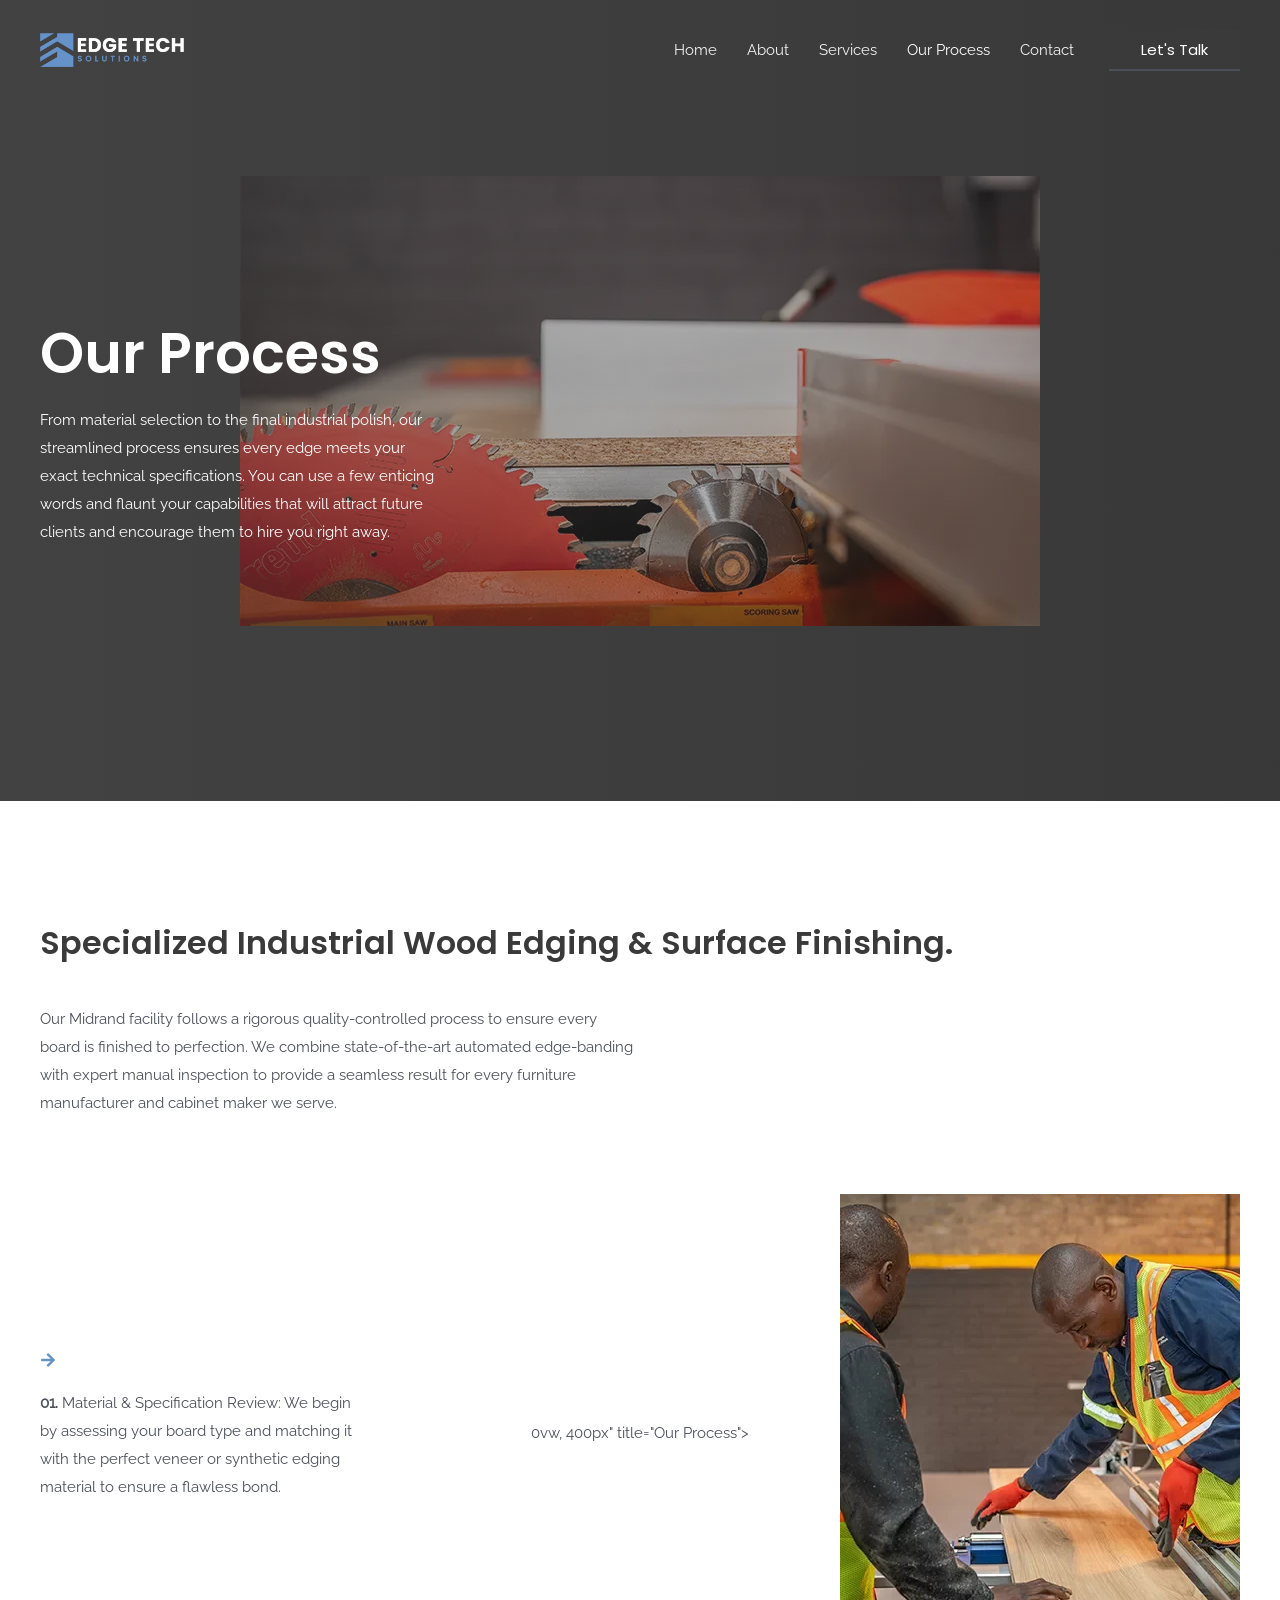
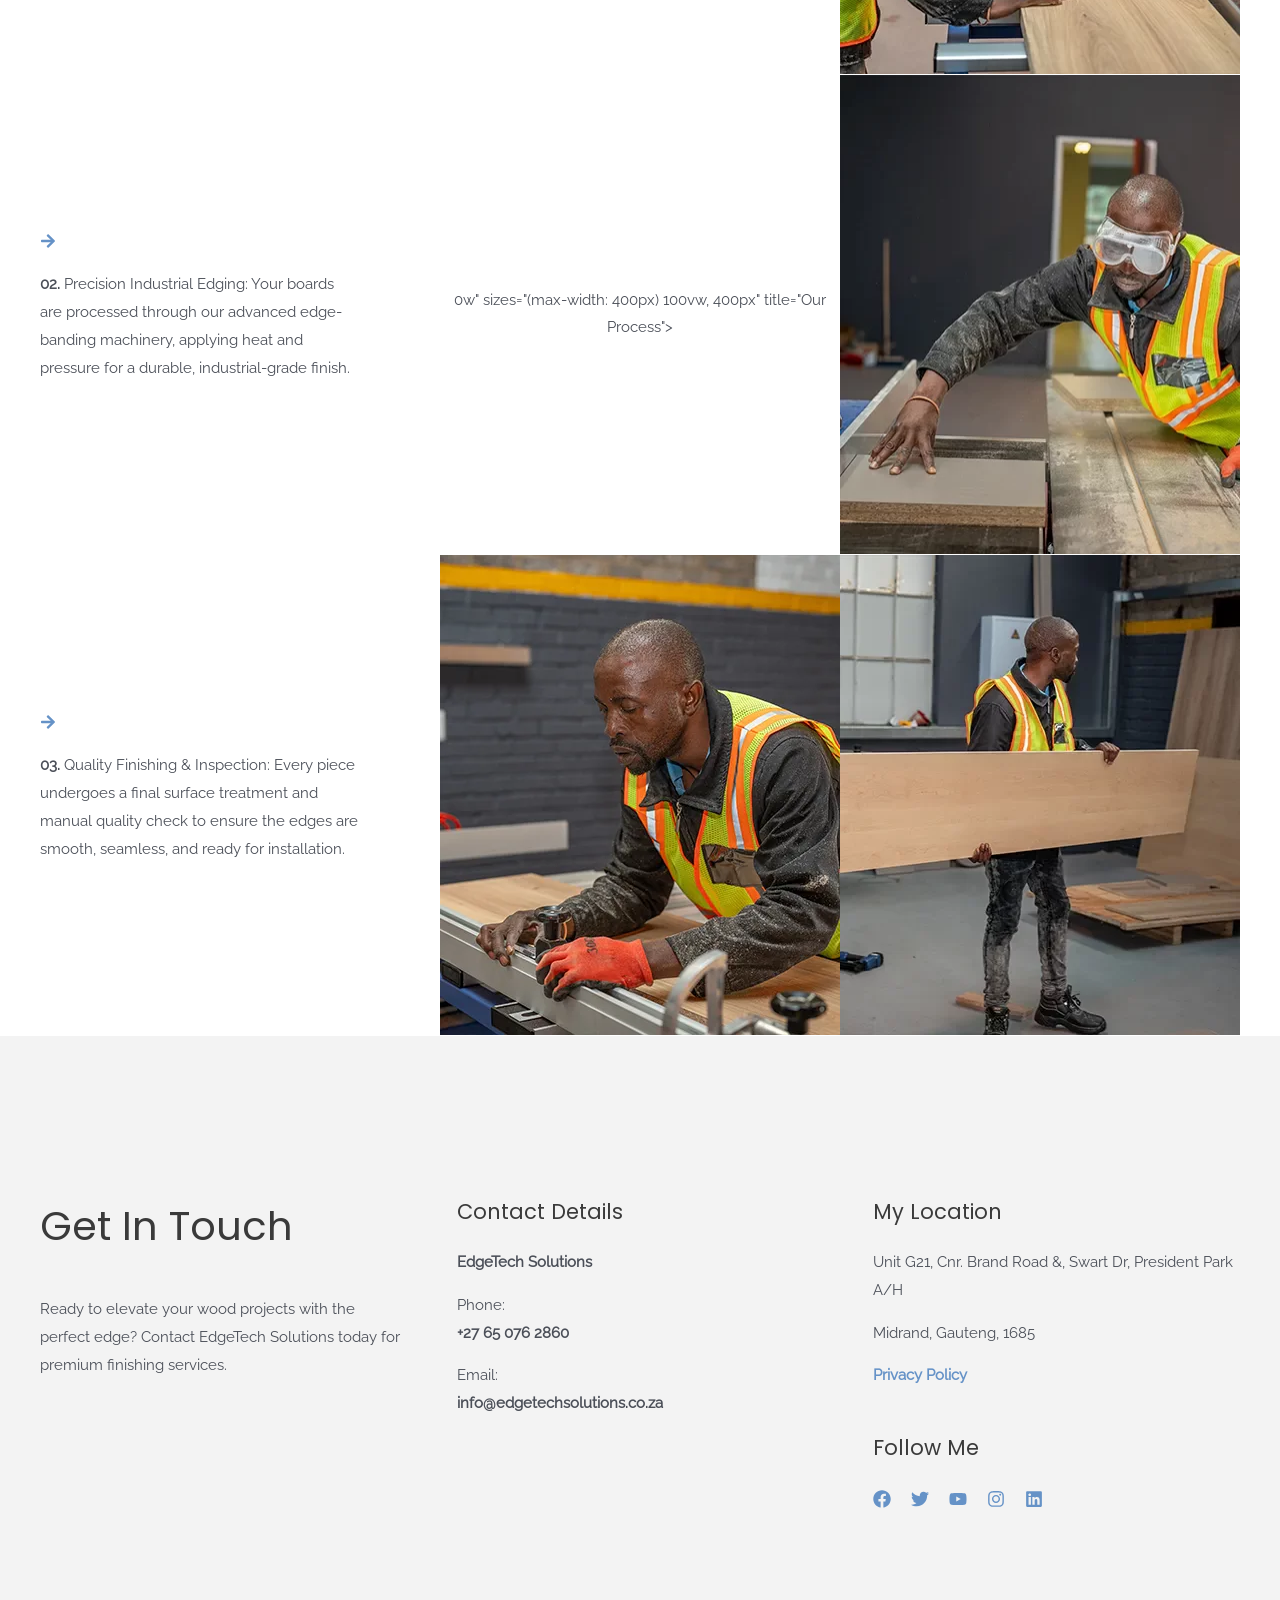
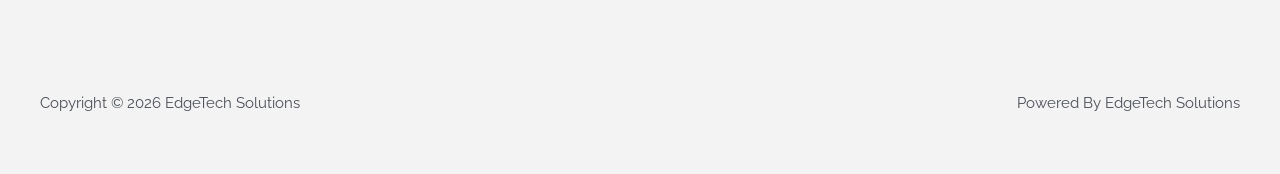
<file: our-process.html>
<!DOCTYPE html>
<html lang="en-ZA">
<head>
<meta charset="UTF-8">
<meta name="viewport" content="width=device-width, initial-scale=1">
	 
	<title>Our Wood Edging Process | EdgeTech Solutions</title>
<link rel="stylesheet" id="et-bundle" href="css/our-process.bundle.css"/>




<!-- SureRank Meta Data -->
<meta name="description" content="From material selection to the final industrial polish: how EdgeTech Solutions ensures every edge meets exact technical specifications.">
<meta name="robots" content="index, follow">
<meta property="og:url" content="https://www.edgetechsolutions.co.za/our-process/">
<meta property="og:site_name" content="EdgeTech Solutions">
<meta property="og:locale" content="en_US">
<meta property="og:type" content="article">
<meta property="og:title" content="Our Wood Edging Process | EdgeTech Solutions">
<meta property="og:description" content="Our Process From material selection to the final industrial polish, our streamlined process ensures every edge meets your exact technical specifications. You">
<meta property="article:published_time" content="2026-02-11T10:11:12+02:00">
<meta property="article:modified_time" content="2026-03-09T11:15:50+00:00">
<meta name="twitter:card" content="summary_large_image">
<meta name="twitter:title" content="Our Process - EdgeTech Solutions">
<meta name="twitter:description" content="Our Process From material selection to the final industrial polish, our streamlined process ensures every edge meets your exact technical specifications. You">

<!-- /SureRank Meta Data -->
<style id="wp-img-auto-sizes-contain-inline-css">
img:is([sizes=auto i],[sizes^="auto," i]){contain-intrinsic-size:3000px 1500px}
/*# sourceURL=wp-img-auto-sizes-contain-inline-css */
</style>

<style id="astra-theme-css-inline-css">
:root{--ast-post-nav-space:0;--ast-container-default-xlg-padding:6.67em;--ast-container-default-lg-padding:5.67em;--ast-container-default-slg-padding:4.34em;--ast-container-default-md-padding:3.34em;--ast-container-default-sm-padding:6.67em;--ast-container-default-xs-padding:2.4em;--ast-container-default-xxs-padding:1.4em;--ast-code-block-background:#EEEEEE;--ast-comment-inputs-background:#FAFAFA;--ast-normal-container-width:1200px;--ast-narrow-container-width:750px;--ast-blog-title-font-weight:normal;--ast-blog-meta-weight:inherit;--ast-global-color-primary:var(--ast-global-color-4);--ast-global-color-secondary:var(--ast-global-color-5);--ast-global-color-alternate-background:var(--ast-global-color-6);--ast-global-color-subtle-background:var(--ast-global-color-7);--ast-bg-style-guide:var( --ast-global-color-secondary,--ast-global-color-5 );--ast-shadow-style-guide:0px 0px 4px 0 #00000057;--ast-global-dark-bg-style:#fff;--ast-global-dark-lfs:#fbfbfb;--ast-widget-bg-color:#fafafa;--ast-wc-container-head-bg-color:#fbfbfb;--ast-title-layout-bg:#eeeeee;--ast-search-border-color:#e7e7e7;--ast-lifter-hover-bg:#e6e6e6;--ast-gallery-block-color:#000;--srfm-color-input-label:var(--ast-global-color-2);}html{font-size:93.75%;}a,.page-title{color:var(--ast-global-color-0);}a:hover,a:focus{color:var(--ast-global-color-8);}body,button,input,select,textarea,.ast-button,.ast-custom-button{font-family:'Raleway',sans-serif;font-weight:400;font-size:15px;font-size:1rem;}blockquote{color:var(--ast-global-color-3);}p,.entry-content p{margin-bottom:1em;}h1,h2,h3,h4,h5,h6,.entry-content :where(h1,h2,h3,h4,h5,h6),.site-title,.site-title a{font-family:'Poppins',sans-serif;font-weight:600;line-height:1.2em;text-transform:capitalize;}.site-title{font-size:27px;font-size:1.8rem;display:none;}header .custom-logo-link img{max-width:144px;width:144px;}.astra-logo-svg{width:144px;}.site-header .site-description{font-size:14px;font-size:0.93333333333333rem;display:none;}.entry-title{font-size:30px;font-size:2rem;}.archive .ast-article-post .ast-article-inner,.blog .ast-article-post .ast-article-inner,.archive .ast-article-post .ast-article-inner:hover,.blog .ast-article-post .ast-article-inner:hover{overflow:hidden;}h1,.entry-content :where(h1){font-size:56px;font-size:3.7333333333333rem;font-family:'Poppins',sans-serif;line-height:1.2em;text-transform:capitalize;}h2,.entry-content :where(h2){font-size:40px;font-size:2.6666666666667rem;font-family:'Poppins',sans-serif;line-height:1.2em;text-transform:capitalize;}h3,.entry-content :where(h3){font-size:32px;font-size:2.1333333333333rem;font-family:'Poppins',sans-serif;line-height:1.4em;text-transform:capitalize;}h4,.entry-content :where(h4){font-size:24px;font-size:1.6rem;line-height:1.2em;font-family:'Poppins',sans-serif;text-transform:capitalize;}h5,.entry-content :where(h5){font-size:20px;font-size:1.3333333333333rem;line-height:1.2em;font-family:'Poppins',sans-serif;text-transform:capitalize;}h6,.entry-content :where(h6){font-size:12px;font-size:0.8rem;line-height:1.25em;font-family:'Poppins',sans-serif;text-transform:capitalize;}::selection{background-color:var(--ast-global-color-0);color:#000000;}body,h1,h2,h3,h4,h5,h6,.entry-title a,.entry-content :where(h1,h2,h3,h4,h5,h6){color:var(--ast-global-color-3);}.tagcloud a:hover,.tagcloud a:focus,.tagcloud a.current-item{color:#000000;border-color:var(--ast-global-color-0);background-color:var(--ast-global-color-0);}input:focus,input[type="text"]:focus,input[type="email"]:focus,input[type="url"]:focus,input[type="password"]:focus,input[type="reset"]:focus,input[type="search"]:focus,textarea:focus{border-color:var(--ast-global-color-0);}input[type="radio"]:checked,input[type=reset],input[type="checkbox"]:checked,input[type="checkbox"]:hover:checked,input[type="checkbox"]:focus:checked,input[type=range]::-webkit-slider-thumb{border-color:var(--ast-global-color-0);background-color:var(--ast-global-color-0);box-shadow:none;}.site-footer a:hover + .post-count,.site-footer a:focus + .post-count{background:var(--ast-global-color-0);border-color:var(--ast-global-color-0);}.single .nav-links .nav-previous,.single .nav-links .nav-next{color:var(--ast-global-color-0);}.entry-meta,.entry-meta *{line-height:1.45;color:var(--ast-global-color-0);}.entry-meta a:not(.ast-button):hover,.entry-meta a:not(.ast-button):hover *,.entry-meta a:not(.ast-button):focus,.entry-meta a:not(.ast-button):focus *,.page-links > .page-link,.page-links .page-link:hover,.post-navigation a:hover{color:var(--ast-global-color-8);}#cat option,.secondary .calendar_wrap thead a,.secondary .calendar_wrap thead a:visited{color:var(--ast-global-color-0);}.secondary .calendar_wrap #today,.ast-progress-val span{background:var(--ast-global-color-0);}.secondary a:hover + .post-count,.secondary a:focus + .post-count{background:var(--ast-global-color-0);border-color:var(--ast-global-color-0);}.calendar_wrap #today > a{color:#000000;}.page-links .page-link,.single .post-navigation a{color:var(--ast-global-color-0);}.ast-header-break-point .main-header-bar .ast-button-wrap .menu-toggle{border-radius:0px;}.ast-search-menu-icon .search-form button.search-submit{padding:0 4px;}.ast-search-menu-icon form.search-form{padding-right:0;}.ast-header-search .ast-search-menu-icon.ast-dropdown-active .search-form,.ast-header-search .ast-search-menu-icon.ast-dropdown-active .search-field:focus{transition:all 0.2s;}.search-form input.search-field:focus{outline:none;}.ast-mobile-header-content .ast-builder-layout-element:not(.ast-builder-menu):not(.ast-header-divider-element),.ast-mobile-popup-content .ast-builder-layout-element:not(.ast-builder-menu):not(.ast-header-divider-element){padding:15px 20px;}.wp-block-latest-posts > li > a{color:var(--ast-global-color-2);}.widget-title{font-size:21px;font-size:1.4rem;color:var(--ast-global-color-3);}.ast-search-menu-icon.slide-search a:focus-visible:focus-visible,.astra-search-icon:focus-visible,#close:focus-visible,a:focus-visible,.ast-menu-toggle:focus-visible,.site .skip-link:focus-visible,.wp-block-loginout input:focus-visible,.wp-block-search.wp-block-search__button-inside .wp-block-search__inside-wrapper,.ast-header-navigation-arrow:focus-visible,.ast-orders-table__row .ast-orders-table__cell:focus-visible,a#ast-apply-coupon:focus-visible,#ast-apply-coupon:focus-visible,#close:focus-visible,.button.search-submit:focus-visible,#search_submit:focus,.normal-search:focus-visible,.ast-header-account-wrap:focus-visible,.astra-cart-drawer-close:focus,.ast-single-variation:focus,.ast-button:focus,.ast-builder-button-wrap:has(.ast-custom-button-link:focus),.ast-builder-button-wrap .ast-custom-button-link:focus{outline-style:dotted;outline-color:inherit;outline-width:thin;}input:focus,input[type="text"]:focus,input[type="email"]:focus,input[type="url"]:focus,input[type="password"]:focus,input[type="reset"]:focus,input[type="search"]:focus,input[type="number"]:focus,textarea:focus,.wp-block-search__input:focus,[data-section="section-header-mobile-trigger"] .ast-button-wrap .ast-mobile-menu-trigger-minimal:focus,.ast-mobile-popup-drawer.active .menu-toggle-close:focus,#ast-scroll-top:focus,#coupon_code:focus,#ast-coupon-code:focus{border-style:dotted;border-color:inherit;border-width:thin;}input{outline:none;}.site-logo-img img{ transition:all 0.2s linear;}body .ast-oembed-container *{position:absolute;top:0;width:100%;height:100%;left:0;}body .wp-block-embed-pocket-casts .ast-oembed-container *{position:unset;}.ast-single-post-featured-section + article {margin-top: 2em;}.site-content .ast-single-post-featured-section img {width: 100%;overflow: hidden;object-fit: cover;}.site > .ast-single-related-posts-container {margin-top: 0;}@media (min-width: 769px) {.ast-desktop .ast-container--narrow {max-width: var(--ast-narrow-container-width);margin: 0 auto;}}.ast-page-builder-template .hentry {margin: 0;}.ast-page-builder-template .site-content > .ast-container {max-width: 100%;padding: 0;}.ast-page-builder-template .site .site-content #primary {padding: 0;margin: 0;}.ast-page-builder-template .no-results {text-align: center;margin: 4em auto;}.ast-page-builder-template .ast-pagination {padding: 2em;}.ast-page-builder-template .entry-header.ast-no-title.ast-no-thumbnail {margin-top: 0;}.ast-page-builder-template .entry-header.ast-header-without-markup {margin-top: 0;margin-bottom: 0;}.ast-page-builder-template .entry-header.ast-no-title.ast-no-meta {margin-bottom: 0;}.ast-page-builder-template.single .post-navigation {padding-bottom: 2em;}.ast-page-builder-template.single-post .site-content > .ast-container {max-width: 100%;}.ast-page-builder-template .entry-header {margin-top: 4em;margin-left: auto;margin-right: auto;padding-left: 20px;padding-right: 20px;}.single.ast-page-builder-template .entry-header {padding-left: 20px;padding-right: 20px;}.ast-page-builder-template .ast-archive-description {margin: 4em auto 0;padding-left: 20px;padding-right: 20px;}.ast-page-builder-template.ast-no-sidebar .entry-content .alignwide {margin-left: 0;margin-right: 0;}@media (max-width:768.9px){#ast-desktop-header{display:none;}}@media (min-width:769px){#ast-mobile-header{display:none;}}.wp-block-buttons.aligncenter{justify-content:center;}.wp-block-buttons .wp-block-button.is-style-outline .wp-block-button__link.wp-element-button,.ast-outline-button,.wp-block-uagb-buttons-child .uagb-buttons-repeater.ast-outline-button{border-color:var(--ast-global-color-3);border-top-width:2px;border-right-width:2px;border-bottom-width:2px;border-left-width:2px;font-family:'Poppins',sans-serif;font-weight:600;font-size:14px;font-size:0.93333333333333rem;line-height:1em;border-top-left-radius:0px;border-top-right-radius:0px;border-bottom-right-radius:0px;border-bottom-left-radius:0px;}.wp-block-button.is-style-outline .wp-block-button__link:hover,.wp-block-buttons .wp-block-button.is-style-outline .wp-block-button__link:focus,.wp-block-buttons .wp-block-button.is-style-outline > .wp-block-button__link:not(.has-text-color):hover,.wp-block-buttons .wp-block-button.wp-block-button__link.is-style-outline:not(.has-text-color):hover,.ast-outline-button:hover,.ast-outline-button:focus,.wp-block-uagb-buttons-child .uagb-buttons-repeater.ast-outline-button:hover,.wp-block-uagb-buttons-child .uagb-buttons-repeater.ast-outline-button:focus{background-color:rgba(0,0,0,0);border-color:var(--ast-global-color-2);}.wp-block-button .wp-block-button__link.wp-element-button.is-style-outline:not(.has-background),.wp-block-button.is-style-outline>.wp-block-button__link.wp-element-button:not(.has-background),.ast-outline-button{background-color:rgba(131,149,149,0);}.uagb-buttons-repeater.ast-outline-button{border-radius:9999px;}.entry-content[data-ast-blocks-layout] > figure{margin-bottom:1em;}@media (max-width:768px){.ast-left-sidebar #content > .ast-container{display:flex;flex-direction:column-reverse;width:100%;}.ast-separate-container .ast-article-post,.ast-separate-container .ast-article-single{padding:1.5em 2.14em;}.ast-author-box img.avatar{margin:20px 0 0 0;}}@media (min-width:769px){.ast-separate-container.ast-right-sidebar #primary,.ast-separate-container.ast-left-sidebar #primary{border:0;}.search-no-results.ast-separate-container #primary{margin-bottom:4em;}}.elementor-widget-button .elementor-button{border-style:solid;text-decoration:none;border-top-width:0;border-right-width:0;border-left-width:0;border-bottom-width:2px;}.elementor-button.elementor-size-sm,.elementor-button.elementor-size-xs,.elementor-button.elementor-size-md,.elementor-button.elementor-size-lg,.elementor-button.elementor-size-xl,.elementor-button{border-top-left-radius:0px;border-top-right-radius:0px;border-bottom-right-radius:0px;border-bottom-left-radius:0px;padding-top:8px;padding-right:0px;padding-bottom:8px;padding-left:0px;}.elementor-widget-button .elementor-button{border-color:var(--ast-global-color-3);background-color:rgba(131,149,149,0);}.elementor-widget-button .elementor-button:hover,.elementor-widget-button .elementor-button:focus{color:var(--ast-global-color-2);background-color:rgba(0,0,0,0);border-color:var(--ast-global-color-2);}.wp-block-button .wp-block-button__link ,.elementor-widget-button .elementor-button,.elementor-widget-button .elementor-button:visited{color:var(--ast-global-color-2);}.elementor-widget-button .elementor-button{font-family:'Poppins',sans-serif;font-weight:600;font-size:14px;font-size:0.93333333333333rem;line-height:1em;text-transform:capitalize;letter-spacing:0;}body .elementor-button.elementor-size-sm,body .elementor-button.elementor-size-xs,body .elementor-button.elementor-size-md,body .elementor-button.elementor-size-lg,body .elementor-button.elementor-size-xl,body .elementor-button{font-size:14px;font-size:0.93333333333333rem;}.wp-block-button .wp-block-button__link:hover,.wp-block-button .wp-block-button__link:focus{color:var(--ast-global-color-2);background-color:rgba(0,0,0,0);border-color:var(--ast-global-color-2);}.elementor-widget-heading h1.elementor-heading-title{line-height:1.2em;}.elementor-widget-heading h2.elementor-heading-title{line-height:1.2em;}.elementor-widget-heading h3.elementor-heading-title{line-height:1.4em;}.elementor-widget-heading h4.elementor-heading-title{line-height:1.2em;}.elementor-widget-heading h5.elementor-heading-title{line-height:1.2em;}.elementor-widget-heading h6.elementor-heading-title{line-height:1.25em;}.wp-block-button .wp-block-button__link,.wp-block-search .wp-block-search__button,body .wp-block-file .wp-block-file__button{border-style:solid;border-bottom-width:2px;border-color:var(--ast-global-color-3);background-color:rgba(131,149,149,0);color:var(--ast-global-color-2);font-family:'Poppins',sans-serif;font-weight:600;line-height:1em;text-transform:capitalize;letter-spacing:0;font-size:14px;font-size:0.93333333333333rem;border-top-left-radius:0px;border-top-right-radius:0px;border-bottom-right-radius:0px;border-bottom-left-radius:0px;padding-top:8px;padding-right:0px;padding-bottom:8px;padding-left:0px;}.menu-toggle,button,.ast-button,.ast-custom-button,.button,input#submit,input[type="button"],input[type="submit"],input[type="reset"],form[CLASS*="wp-block-search__"].wp-block-search .wp-block-search__inside-wrapper .wp-block-search__button,body .wp-block-file .wp-block-file__button{border-style:solid;border-top-width:0;border-right-width:0;border-left-width:0;border-bottom-width:2px;color:var(--ast-global-color-2);border-color:var(--ast-global-color-3);background-color:rgba(131,149,149,0);padding-top:8px;padding-right:0px;padding-bottom:8px;padding-left:0px;font-family:'Poppins',sans-serif;font-weight:600;font-size:14px;font-size:0.93333333333333rem;line-height:1em;text-transform:capitalize;letter-spacing:0;border-top-left-radius:0px;border-top-right-radius:0px;border-bottom-right-radius:0px;border-bottom-left-radius:0px;}button:focus,.menu-toggle:hover,button:hover,.ast-button:hover,.ast-custom-button:hover .button:hover,.ast-custom-button:hover ,input[type=reset]:hover,input[type=reset]:focus,input#submit:hover,input#submit:focus,input[type="button"]:hover,input[type="button"]:focus,input[type="submit"]:hover,input[type="submit"]:focus,form[CLASS*="wp-block-search__"].wp-block-search .wp-block-search__inside-wrapper .wp-block-search__button:hover,form[CLASS*="wp-block-search__"].wp-block-search .wp-block-search__inside-wrapper .wp-block-search__button:focus,body .wp-block-file .wp-block-file__button:hover,body .wp-block-file .wp-block-file__button:focus{color:var(--ast-global-color-2);background-color:rgba(0,0,0,0);border-color:var(--ast-global-color-2);}@media (max-width:768px){.ast-mobile-header-stack .main-header-bar .ast-search-menu-icon{display:inline-block;}.ast-header-break-point.ast-header-custom-item-outside .ast-mobile-header-stack .main-header-bar .ast-search-icon{margin:0;}.ast-comment-avatar-wrap img{max-width:2.5em;}.ast-comment-meta{padding:0 1.8888em 1.3333em;}.ast-separate-container .ast-comment-list li.depth-1{padding:1.5em 2.14em;}.ast-separate-container .comment-respond{padding:2em 2.14em;}}@media (min-width:544px){.ast-container{max-width:100%;}}@media (max-width:544px){.ast-separate-container .ast-article-post,.ast-separate-container .ast-article-single,.ast-separate-container .comments-title,.ast-separate-container .ast-archive-description{padding:1.5em 1em;}.ast-separate-container #content .ast-container{padding-left:0.54em;padding-right:0.54em;}.ast-separate-container .ast-comment-list .bypostauthor{padding:.5em;}.ast-search-menu-icon.ast-dropdown-active .search-field{width:170px;}} #ast-mobile-header .ast-site-header-cart-li a{pointer-events:none;}body,.ast-separate-container{background-color:var(--ast-global-color-4);background-image:none;}@media (max-width:768px){.site-title{display:none;}.site-header .site-description{display:none;}h1,.entry-content :where(h1){font-size:40px;font-size:2.6666666666667rem;}h2,.entry-content :where(h2){font-size:32px;font-size:2.1333333333333rem;}h3,.entry-content :where(h3){font-size:26px;font-size:1.7333333333333rem;}h4,.entry-content :where(h4){font-size:22px;font-size:1.4666666666667rem;}h5,.entry-content :where(h5){font-size:18px;font-size:1.2rem;}h6,.entry-content :where(h6){font-size:11px;font-size:0.73333333333333rem;}}@media (max-width:544px){.site-title{display:none;}.site-header .site-description{display:none;}h1,.entry-content :where(h1){font-size:32px;font-size:2.1333333333333rem;}h2,.entry-content :where(h2){font-size:28px;font-size:1.8666666666667rem;}h3,.entry-content :where(h3){font-size:24px;font-size:1.6rem;}h4,.entry-content :where(h4){font-size:20px;font-size:1.3333333333333rem;}h5,.entry-content :where(h5){font-size:16px;font-size:1.0666666666667rem;}h6,.entry-content :where(h6){font-size:11px;font-size:0.73333333333333rem;}header .custom-logo-link img,.ast-header-break-point .site-branding img,.ast-header-break-point .custom-logo-link img{max-width:144px;width:144px;}.astra-logo-svg{width:144px;}.ast-header-break-point .site-logo-img .custom-mobile-logo-link img{max-width:144px;}}@media (max-width:768px){html{font-size:85.5%;}}@media (max-width:544px){html{font-size:85.5%;}}@media (min-width:769px){.ast-container{max-width:1240px;}}@media (min-width:769px){.site-content .ast-container{display:flex;}}@media (max-width:768px){.site-content .ast-container{flex-direction:column;}}.entry-content :where(h1,h2,h3,h4,h5,h6){clear:none;}@media (min-width:769px){.main-header-menu .sub-menu .menu-item.ast-left-align-sub-menu:hover > .sub-menu,.main-header-menu .sub-menu .menu-item.ast-left-align-sub-menu.focus > .sub-menu{margin-left:-0px;}}.ast-theme-transparent-header [data-section="section-header-mobile-trigger"] .ast-button-wrap .ast-mobile-menu-trigger-fill,.ast-theme-transparent-header [data-section="section-header-mobile-trigger"] .ast-button-wrap .ast-mobile-menu-trigger-minimal{border:none;}.site .comments-area{padding-bottom:3em;}.footer-widget-area[data-section^="section-fb-html-"] .ast-builder-html-element{text-align:center;}.wp-block-file {display: flex;align-items: center;flex-wrap: wrap;justify-content: space-between;}.wp-block-pullquote {border: none;}.wp-block-pullquote blockquote::before {content: "\201D";font-family: "Helvetica",sans-serif;display: flex;transform: rotate( 180deg );font-size: 6rem;font-style: normal;line-height: 1;font-weight: bold;align-items: center;justify-content: center;}.has-text-align-right > blockquote::before {justify-content: flex-start;}.has-text-align-left > blockquote::before {justify-content: flex-end;}figure.wp-block-pullquote.is-style-solid-color blockquote {max-width: 100%;text-align: inherit;}:root {--wp--custom--ast-default-block-top-padding: 3em;--wp--custom--ast-default-block-right-padding: 3em;--wp--custom--ast-default-block-bottom-padding: 3em;--wp--custom--ast-default-block-left-padding: 3em;--wp--custom--ast-container-width: 1200px;--wp--custom--ast-content-width-size: 1200px;--wp--custom--ast-wide-width-size: calc(1200px + var(--wp--custom--ast-default-block-left-padding) + var(--wp--custom--ast-default-block-right-padding));}.ast-narrow-container {--wp--custom--ast-content-width-size: 750px;--wp--custom--ast-wide-width-size: 750px;}@media(max-width: 768px) {:root {--wp--custom--ast-default-block-top-padding: 3em;--wp--custom--ast-default-block-right-padding: 2em;--wp--custom--ast-default-block-bottom-padding: 3em;--wp--custom--ast-default-block-left-padding: 2em;}}@media(max-width: 544px) {:root {--wp--custom--ast-default-block-top-padding: 3em;--wp--custom--ast-default-block-right-padding: 1.5em;--wp--custom--ast-default-block-bottom-padding: 3em;--wp--custom--ast-default-block-left-padding: 1.5em;}}.entry-content > .wp-block-group,.entry-content > .wp-block-cover,.entry-content > .wp-block-columns {padding-top: var(--wp--custom--ast-default-block-top-padding);padding-right: var(--wp--custom--ast-default-block-right-padding);padding-bottom: var(--wp--custom--ast-default-block-bottom-padding);padding-left: var(--wp--custom--ast-default-block-left-padding);}.ast-plain-container.ast-no-sidebar .entry-content > .alignfull,.ast-page-builder-template .ast-no-sidebar .entry-content > .alignfull {margin-left: calc( -50vw + 50%);margin-right: calc( -50vw + 50%);max-width: 100vw;width: 100vw;}.ast-plain-container.ast-no-sidebar .entry-content .alignfull .alignfull,.ast-page-builder-template.ast-no-sidebar .entry-content .alignfull .alignfull,.ast-plain-container.ast-no-sidebar .entry-content .alignfull .alignwide,.ast-page-builder-template.ast-no-sidebar .entry-content .alignfull .alignwide,.ast-plain-container.ast-no-sidebar .entry-content .alignwide .alignfull,.ast-page-builder-template.ast-no-sidebar .entry-content .alignwide .alignfull,.ast-plain-container.ast-no-sidebar .entry-content .alignwide .alignwide,.ast-page-builder-template.ast-no-sidebar .entry-content .alignwide .alignwide,.ast-plain-container.ast-no-sidebar .entry-content .wp-block-column .alignfull,.ast-page-builder-template.ast-no-sidebar .entry-content .wp-block-column .alignfull,.ast-plain-container.ast-no-sidebar .entry-content .wp-block-column .alignwide,.ast-page-builder-template.ast-no-sidebar .entry-content .wp-block-column .alignwide {margin-left: auto;margin-right: auto;width: 100%;}[data-ast-blocks-layout] .wp-block-separator:not(.is-style-dots) {height: 0;}[data-ast-blocks-layout] .wp-block-separator {margin: 20px auto;}[data-ast-blocks-layout] .wp-block-separator:not(.is-style-wide):not(.is-style-dots) {max-width: 100px;}[data-ast-blocks-layout] .wp-block-separator.has-background {padding: 0;}.entry-content[data-ast-blocks-layout] > * {max-width: var(--wp--custom--ast-content-width-size);margin-left: auto;margin-right: auto;}.entry-content[data-ast-blocks-layout] > .alignwide {max-width: var(--wp--custom--ast-wide-width-size);}.entry-content[data-ast-blocks-layout] .alignfull {max-width: none;}.entry-content .wp-block-columns {margin-bottom: 0;}blockquote {margin: 1.5em;border-color: rgba(0,0,0,0.05);}.wp-block-quote:not(.has-text-align-right):not(.has-text-align-center) {border-left: 5px solid rgba(0,0,0,0.05);}.has-text-align-right > blockquote,blockquote.has-text-align-right {border-right: 5px solid rgba(0,0,0,0.05);}.has-text-align-left > blockquote,blockquote.has-text-align-left {border-left: 5px solid rgba(0,0,0,0.05);}.wp-block-site-tagline,.wp-block-latest-posts .read-more {margin-top: 15px;}.wp-block-loginout p label {display: block;}.wp-block-loginout p:not(.login-remember):not(.login-submit) input {width: 100%;}.wp-block-loginout input:focus {border-color: transparent;}.wp-block-loginout input:focus {outline: thin dotted;}.entry-content .wp-block-media-text .wp-block-media-text__content {padding: 0 0 0 8%;}.entry-content .wp-block-media-text.has-media-on-the-right .wp-block-media-text__content {padding: 0 8% 0 0;}.entry-content .wp-block-media-text.has-background .wp-block-media-text__content {padding: 8%;}.entry-content .wp-block-cover:not([class*="background-color"]):not(.has-text-color.has-link-color) .wp-block-cover__inner-container,.entry-content .wp-block-cover:not([class*="background-color"]) .wp-block-cover-image-text,.entry-content .wp-block-cover:not([class*="background-color"]) .wp-block-cover-text,.entry-content .wp-block-cover-image:not([class*="background-color"]) .wp-block-cover__inner-container,.entry-content .wp-block-cover-image:not([class*="background-color"]) .wp-block-cover-image-text,.entry-content .wp-block-cover-image:not([class*="background-color"]) .wp-block-cover-text {color: var(--ast-global-color-primary,var(--ast-global-color-5));}.wp-block-loginout .login-remember input {width: 1.1rem;height: 1.1rem;margin: 0 5px 4px 0;vertical-align: middle;}.wp-block-latest-posts > li > *:first-child,.wp-block-latest-posts:not(.is-grid) > li:first-child {margin-top: 0;}.entry-content > .wp-block-buttons,.entry-content > .wp-block-uagb-buttons {margin-bottom: 1.5em;}.wp-block-search__inside-wrapper .wp-block-search__input {padding: 0 10px;color: var(--ast-global-color-3);background: var(--ast-global-color-primary,var(--ast-global-color-5));border-color: var(--ast-border-color);}.wp-block-latest-posts .read-more {margin-bottom: 1.5em;}.wp-block-search__no-button .wp-block-search__inside-wrapper .wp-block-search__input {padding-top: 5px;padding-bottom: 5px;}.wp-block-latest-posts .wp-block-latest-posts__post-date,.wp-block-latest-posts .wp-block-latest-posts__post-author {font-size: 1rem;}.wp-block-latest-posts > li > *,.wp-block-latest-posts:not(.is-grid) > li {margin-top: 12px;margin-bottom: 12px;}.ast-page-builder-template .entry-content[data-ast-blocks-layout] > .alignwide:where(:not(.uagb-is-root-container):not(.spectra-is-root-container)) > * {max-width: var(--wp--custom--ast-wide-width-size);}.ast-page-builder-template .entry-content[data-ast-blocks-layout] > .inherit-container-width > *,.ast-page-builder-template .entry-content[data-ast-blocks-layout] > *:not(.wp-block-group):where(:not(.uagb-is-root-container):not(.spectra-is-root-container)) > *,.entry-content[data-ast-blocks-layout] > .wp-block-cover .wp-block-cover__inner-container {max-width: none ;margin-left: auto;margin-right: auto;}.ast-page-builder-template .entry-content[data-ast-blocks-layout] > *,.ast-page-builder-template .entry-content[data-ast-blocks-layout] > .alignfull:where(:not(.wp-block-group):not(.uagb-is-root-container):not(.spectra-is-root-container)) > * {max-width: none;}.entry-content[data-ast-blocks-layout] .wp-block-cover:not(.alignleft):not(.alignright) {width: auto;}@media(max-width: 1200px) {.ast-separate-container .entry-content > .alignfull,.ast-separate-container .entry-content[data-ast-blocks-layout] > .alignwide,.ast-plain-container .entry-content[data-ast-blocks-layout] > .alignwide,.ast-plain-container .entry-content .alignfull {margin-left: calc(-1 * min(var(--ast-container-default-xlg-padding),20px)) ;margin-right: calc(-1 * min(var(--ast-container-default-xlg-padding),20px));}}@media(min-width: 1201px) {.ast-separate-container .entry-content > .alignfull {margin-left: calc(-1 * var(--ast-container-default-xlg-padding) );margin-right: calc(-1 * var(--ast-container-default-xlg-padding) );}.ast-separate-container .entry-content[data-ast-blocks-layout] > .alignwide,.ast-plain-container .entry-content[data-ast-blocks-layout] > .alignwide {margin-left: auto;margin-right: auto;}}@media(min-width: 768px) {.ast-separate-container .entry-content .wp-block-group.alignwide:not(.inherit-container-width) > :where(:not(.alignleft):not(.alignright)),.ast-plain-container .entry-content .wp-block-group.alignwide:not(.inherit-container-width) > :where(:not(.alignleft):not(.alignright)) {max-width: calc( var(--wp--custom--ast-content-width-size) + 80px );}.ast-plain-container.ast-right-sidebar .entry-content[data-ast-blocks-layout] .alignfull,.ast-plain-container.ast-left-sidebar .entry-content[data-ast-blocks-layout] .alignfull {margin-left: -60px;margin-right: -60px;}}@media(min-width: 544px) {.entry-content > .alignleft {margin-right: 20px;}.entry-content > .alignright {margin-left: 20px;}}@media (max-width:544px){.wp-block-columns .wp-block-column:not(:last-child){margin-bottom:20px;}.wp-block-latest-posts{margin:0;}}@media( max-width: 600px ) {.entry-content .wp-block-media-text .wp-block-media-text__content,.entry-content .wp-block-media-text.has-media-on-the-right .wp-block-media-text__content {padding: 8% 0 0;}.entry-content .wp-block-media-text.has-background .wp-block-media-text__content {padding: 8%;}}.ast-page-builder-template .entry-header {padding-left: 0;}.ast-narrow-container .site-content .wp-block-uagb-image--align-full .wp-block-uagb-image__figure {max-width: 100%;margin-left: auto;margin-right: auto;}:root .has-ast-global-color-0-color{color:var(--ast-global-color-0);}:root .has-ast-global-color-0-background-color{background-color:var(--ast-global-color-0);}:root .wp-block-button .has-ast-global-color-0-color{color:var(--ast-global-color-0);}:root .wp-block-button .has-ast-global-color-0-background-color{background-color:var(--ast-global-color-0);}:root .has-ast-global-color-1-color{color:var(--ast-global-color-1);}:root .has-ast-global-color-1-background-color{background-color:var(--ast-global-color-1);}:root .wp-block-button .has-ast-global-color-1-color{color:var(--ast-global-color-1);}:root .wp-block-button .has-ast-global-color-1-background-color{background-color:var(--ast-global-color-1);}:root .has-ast-global-color-2-color{color:var(--ast-global-color-2);}:root .has-ast-global-color-2-background-color{background-color:var(--ast-global-color-2);}:root .wp-block-button .has-ast-global-color-2-color{color:var(--ast-global-color-2);}:root .wp-block-button .has-ast-global-color-2-background-color{background-color:var(--ast-global-color-2);}:root .has-ast-global-color-3-color{color:var(--ast-global-color-3);}:root .has-ast-global-color-3-background-color{background-color:var(--ast-global-color-3);}:root .wp-block-button .has-ast-global-color-3-color{color:var(--ast-global-color-3);}:root .wp-block-button .has-ast-global-color-3-background-color{background-color:var(--ast-global-color-3);}:root .has-ast-global-color-4-color{color:var(--ast-global-color-4);}:root .has-ast-global-color-4-background-color{background-color:var(--ast-global-color-4);}:root .wp-block-button .has-ast-global-color-4-color{color:var(--ast-global-color-4);}:root .wp-block-button .has-ast-global-color-4-background-color{background-color:var(--ast-global-color-4);}:root .has-ast-global-color-5-color{color:var(--ast-global-color-5);}:root .has-ast-global-color-5-background-color{background-color:var(--ast-global-color-5);}:root .wp-block-button .has-ast-global-color-5-color{color:var(--ast-global-color-5);}:root .wp-block-button .has-ast-global-color-5-background-color{background-color:var(--ast-global-color-5);}:root .has-ast-global-color-6-color{color:var(--ast-global-color-6);}:root .has-ast-global-color-6-background-color{background-color:var(--ast-global-color-6);}:root .wp-block-button .has-ast-global-color-6-color{color:var(--ast-global-color-6);}:root .wp-block-button .has-ast-global-color-6-background-color{background-color:var(--ast-global-color-6);}:root .has-ast-global-color-7-color{color:var(--ast-global-color-7);}:root .has-ast-global-color-7-background-color{background-color:var(--ast-global-color-7);}:root .wp-block-button .has-ast-global-color-7-color{color:var(--ast-global-color-7);}:root .wp-block-button .has-ast-global-color-7-background-color{background-color:var(--ast-global-color-7);}:root .has-ast-global-color-8-color{color:var(--ast-global-color-8);}:root .has-ast-global-color-8-background-color{background-color:var(--ast-global-color-8);}:root .wp-block-button .has-ast-global-color-8-color{color:var(--ast-global-color-8);}:root .wp-block-button .has-ast-global-color-8-background-color{background-color:var(--ast-global-color-8);}:root{--ast-global-color-0:#6592c7;--ast-global-color-1:#3a3a3a;--ast-global-color-2:#3a3a3a;--ast-global-color-3:#4B4F58;--ast-global-color-4:#ffffff;--ast-global-color-5:#f3f3f3;--ast-global-color-6:#F2F5F7;--ast-global-color-7:#424242;--ast-global-color-8:#bfd1ff;}:root {--ast-border-color : var(--ast-global-color-0);}.ast-single-entry-banner {-js-display: flex;display: flex;flex-direction: column;justify-content: center;text-align: center;position: relative;background: var(--ast-title-layout-bg);}.ast-single-entry-banner[data-banner-layout="layout-1"] {max-width: 1200px;background: inherit;padding: 20px 0;}.ast-single-entry-banner[data-banner-width-type="custom"] {margin: 0 auto;width: 100%;}.ast-single-entry-banner + .site-content .entry-header {margin-bottom: 0;}.site .ast-author-avatar {--ast-author-avatar-size: ;}a.ast-underline-text {text-decoration: underline;}.ast-container > .ast-terms-link {position: relative;display: block;}a.ast-button.ast-badge-tax {padding: 4px 8px;border-radius: 3px;font-size: inherit;}header.entry-header{text-align:left;}header.entry-header .entry-title{font-size:30px;font-size:2rem;}header.entry-header > *:not(:last-child){margin-bottom:10px;}@media (max-width:768px){header.entry-header{text-align:left;}}@media (max-width:544px){header.entry-header{text-align:left;}}.ast-archive-entry-banner {-js-display: flex;display: flex;flex-direction: column;justify-content: center;text-align: center;position: relative;background: var(--ast-title-layout-bg);}.ast-archive-entry-banner[data-banner-width-type="custom"] {margin: 0 auto;width: 100%;}.ast-archive-entry-banner[data-banner-layout="layout-1"] {background: inherit;padding: 20px 0;text-align: left;}body.archive .ast-archive-description{max-width:1200px;width:100%;text-align:left;padding-top:3em;padding-right:3em;padding-bottom:3em;padding-left:3em;}body.archive .ast-archive-description .ast-archive-title,body.archive .ast-archive-description .ast-archive-title *{font-size:40px;font-size:2.6666666666667rem;}body.archive .ast-archive-description > *:not(:last-child){margin-bottom:10px;}@media (max-width:768px){body.archive .ast-archive-description{text-align:left;}}@media (max-width:544px){body.archive .ast-archive-description{text-align:left;}}@media (min-width:768px){.ast-theme-transparent-header #masthead{position:absolute;left:0;right:0;}.ast-theme-transparent-header .main-header-bar,.ast-theme-transparent-header.ast-header-break-point .main-header-bar{background:none;}body.elementor-editor-active.ast-theme-transparent-header #masthead,.fl-builder-edit .ast-theme-transparent-header #masthead,body.vc_editor.ast-theme-transparent-header #masthead,body.brz-ed.ast-theme-transparent-header #masthead{z-index:0;}.ast-header-break-point.ast-replace-site-logo-transparent.ast-theme-transparent-header .custom-mobile-logo-link{display:none;}.ast-header-break-point.ast-replace-site-logo-transparent.ast-theme-transparent-header .transparent-custom-logo{display:inline-block;}.ast-theme-transparent-header .ast-above-header,.ast-theme-transparent-header .ast-above-header.ast-above-header-bar{background-image:none;background-color:transparent;}.ast-theme-transparent-header .ast-below-header,.ast-theme-transparent-header .ast-below-header.ast-below-header-bar{background-image:none;background-color:transparent;}}.ast-theme-transparent-header .ast-builder-menu .main-header-menu,.ast-theme-transparent-header .ast-builder-menu .main-header-menu .menu-link,.ast-theme-transparent-header [CLASS*="ast-builder-menu-"] .main-header-menu .menu-item > .menu-link,.ast-theme-transparent-header .ast-masthead-custom-menu-items,.ast-theme-transparent-header .ast-masthead-custom-menu-items a,.ast-theme-transparent-header .ast-builder-menu .main-header-menu .menu-item > .ast-menu-toggle,.ast-theme-transparent-header .ast-builder-menu .main-header-menu .menu-item > .ast-menu-toggle,.ast-theme-transparent-header .ast-above-header-navigation a,.ast-header-break-point.ast-theme-transparent-header .ast-above-header-navigation a,.ast-header-break-point.ast-theme-transparent-header .ast-above-header-navigation > ul.ast-above-header-menu > .menu-item-has-children:not(.current-menu-item) > .ast-menu-toggle,.ast-theme-transparent-header .ast-below-header-menu,.ast-theme-transparent-header .ast-below-header-menu a,.ast-header-break-point.ast-theme-transparent-header .ast-below-header-menu a,.ast-header-break-point.ast-theme-transparent-header .ast-below-header-menu,.ast-theme-transparent-header .main-header-menu .menu-link{color:var(--ast-global-color-5);}.ast-theme-transparent-header .ast-builder-menu .main-header-menu .menu-item:hover > .menu-link,.ast-theme-transparent-header .ast-builder-menu .main-header-menu .menu-item:hover > .ast-menu-toggle,.ast-theme-transparent-header .ast-builder-menu .main-header-menu .ast-masthead-custom-menu-items a:hover,.ast-theme-transparent-header .ast-builder-menu .main-header-menu .focus > .menu-link,.ast-theme-transparent-header .ast-builder-menu .main-header-menu .focus > .ast-menu-toggle,.ast-theme-transparent-header .ast-builder-menu .main-header-menu .current-menu-item > .menu-link,.ast-theme-transparent-header .ast-builder-menu .main-header-menu .current-menu-ancestor > .menu-link,.ast-theme-transparent-header .ast-builder-menu .main-header-menu .current-menu-item > .ast-menu-toggle,.ast-theme-transparent-header .ast-builder-menu .main-header-menu .current-menu-ancestor > .ast-menu-toggle,.ast-theme-transparent-header [CLASS*="ast-builder-menu-"] .main-header-menu .current-menu-item > .menu-link,.ast-theme-transparent-header [CLASS*="ast-builder-menu-"] .main-header-menu .current-menu-ancestor > .menu-link,.ast-theme-transparent-header [CLASS*="ast-builder-menu-"] .main-header-menu .current-menu-item > .ast-menu-toggle,.ast-theme-transparent-header [CLASS*="ast-builder-menu-"] .main-header-menu .current-menu-ancestor > .ast-menu-toggle,.ast-theme-transparent-header .main-header-menu .menu-item:hover > .menu-link,.ast-theme-transparent-header .main-header-menu .current-menu-item > .menu-link,.ast-theme-transparent-header .main-header-menu .current-menu-ancestor > .menu-link{color:var(--ast-global-color-4);}.ast-theme-transparent-header .ast-builder-menu .main-header-menu .menu-item .sub-menu .menu-link,.ast-theme-transparent-header .main-header-menu .menu-item .sub-menu .menu-link{background-color:transparent;}@media (max-width:768px){.ast-theme-transparent-header #masthead{position:absolute;left:0;right:0;}.ast-theme-transparent-header .main-header-bar,.ast-theme-transparent-header.ast-header-break-point .main-header-bar{background:none;}body.elementor-editor-active.ast-theme-transparent-header #masthead,.fl-builder-edit .ast-theme-transparent-header #masthead,body.vc_editor.ast-theme-transparent-header #masthead,body.brz-ed.ast-theme-transparent-header #masthead{z-index:0;}.ast-header-break-point.ast-replace-site-logo-transparent.ast-theme-transparent-header .custom-mobile-logo-link{display:none;}.ast-header-break-point.ast-replace-site-logo-transparent.ast-theme-transparent-header .transparent-custom-logo{display:inline-block;}.ast-theme-transparent-header .ast-above-header,.ast-theme-transparent-header .ast-above-header.ast-above-header-bar{background-image:none;background-color:transparent;}.ast-theme-transparent-header .ast-below-header,.ast-theme-transparent-header .ast-below-header.ast-below-header-bar{background-image:none;background-color:transparent;}}@media (max-width:768px){.ast-theme-transparent-header .ast-builder-menu .main-header-menu,.ast-theme-transparent-header .ast-builder-menu .main-header-menu .menu-link,.ast-theme-transparent-header [CLASS*="ast-builder-menu-"] .main-header-menu .menu-item > .menu-link,.ast-theme-transparent-header .ast-masthead-custom-menu-items,.ast-theme-transparent-header .ast-masthead-custom-menu-items a,.ast-theme-transparent-header .ast-builder-menu .main-header-menu .menu-item > .ast-menu-toggle,.ast-theme-transparent-header .ast-builder-menu .main-header-menu .menu-item > .ast-menu-toggle,.ast-theme-transparent-header .main-header-menu .menu-link{color:#5a5a5a;}.ast-theme-transparent-header .ast-builder-menu .main-header-menu .menu-item:hover > .menu-link,.ast-theme-transparent-header .ast-builder-menu .main-header-menu .menu-item:hover > .ast-menu-toggle,.ast-theme-transparent-header .ast-builder-menu .main-header-menu .ast-masthead-custom-menu-items a:hover,.ast-theme-transparent-header .ast-builder-menu .main-header-menu .focus > .menu-link,.ast-theme-transparent-header .ast-builder-menu .main-header-menu .focus > .ast-menu-toggle,.ast-theme-transparent-header .ast-builder-menu .main-header-menu .current-menu-item > .menu-link,.ast-theme-transparent-header .ast-builder-menu .main-header-menu .current-menu-ancestor > .menu-link,.ast-theme-transparent-header .ast-builder-menu .main-header-menu .current-menu-item > .ast-menu-toggle,.ast-theme-transparent-header .ast-builder-menu .main-header-menu .current-menu-ancestor > .ast-menu-toggle,.ast-theme-transparent-header [CLASS*="ast-builder-menu-"] .main-header-menu .current-menu-item > .menu-link,.ast-theme-transparent-header [CLASS*="ast-builder-menu-"] .main-header-menu .current-menu-ancestor > .menu-link,.ast-theme-transparent-header [CLASS*="ast-builder-menu-"] .main-header-menu .current-menu-item > .ast-menu-toggle,.ast-theme-transparent-header [CLASS*="ast-builder-menu-"] .main-header-menu .current-menu-ancestor > .ast-menu-toggle,.ast-theme-transparent-header .main-header-menu .menu-item:hover > .menu-link,.ast-theme-transparent-header .main-header-menu .current-menu-item > .menu-link,.ast-theme-transparent-header .main-header-menu .current-menu-ancestor > .menu-link{color:#1a1a1a;}}.ast-theme-transparent-header #ast-desktop-header > .ast-main-header-wrap > .main-header-bar,.ast-theme-transparent-header.ast-header-break-point #ast-mobile-header > .ast-main-header-wrap > .main-header-bar{border-bottom-width:0px;border-bottom-style:solid;}.ast-breadcrumbs .trail-browse,.ast-breadcrumbs .trail-items,.ast-breadcrumbs .trail-items li{display:inline-block;margin:0;padding:0;border:none;background:inherit;text-indent:0;text-decoration:none;}.ast-breadcrumbs .trail-browse{font-size:inherit;font-style:inherit;font-weight:inherit;color:inherit;}.ast-breadcrumbs .trail-items{list-style:none;}.trail-items li::after{padding:0 0.3em;content:"\00bb";}.trail-items li:last-of-type::after{display:none;}h1,h2,h3,h4,h5,h6,.entry-content :where(h1,h2,h3,h4,h5,h6){color:var(--ast-global-color-2);}@media (max-width:768px){.ast-builder-grid-row-container.ast-builder-grid-row-tablet-3-firstrow .ast-builder-grid-row > *:first-child,.ast-builder-grid-row-container.ast-builder-grid-row-tablet-3-lastrow .ast-builder-grid-row > *:last-child{grid-column:1 / -1;}}@media (max-width:544px){.ast-builder-grid-row-container.ast-builder-grid-row-mobile-3-firstrow .ast-builder-grid-row > *:first-child,.ast-builder-grid-row-container.ast-builder-grid-row-mobile-3-lastrow .ast-builder-grid-row > *:last-child{grid-column:1 / -1;}}.ast-builder-layout-element[data-section="title_tagline"]{display:flex;}@media (max-width:768px){.ast-header-break-point .ast-builder-layout-element[data-section="title_tagline"]{display:flex;}}@media (max-width:544px){.ast-header-break-point .ast-builder-layout-element[data-section="title_tagline"]{display:flex;}}[data-section*="section-hb-button-"] .menu-link{display:none;}.ast-header-button-1[data-section*="section-hb-button-"] .ast-builder-button-wrap .ast-custom-button{font-weight:normal;font-size:15px;font-size:1rem;line-height:1em;}.ast-header-button-1 .ast-custom-button{color:var(--ast-global-color-4);background:var(--ast-global-color-2);}.ast-header-button-1 .ast-custom-button:hover{color:var(--ast-global-color-4);background:var(--ast-global-color-3);}.ast-header-button-1[data-section*="section-hb-button-"] .ast-builder-button-wrap .ast-custom-button{padding-top:12px;padding-bottom:12px;padding-left:32px;padding-right:32px;}.ast-header-button-1[data-section="section-hb-button-1"]{display:flex;}@media (max-width:768px){.ast-header-break-point .ast-header-button-1[data-section="section-hb-button-1"]{display:none;}}@media (max-width:544px){.ast-header-break-point .ast-header-button-1[data-section="section-hb-button-1"]{display:none;}}.ast-builder-menu-1{font-family:inherit;font-weight:inherit;}.ast-builder-menu-1 .menu-item > .menu-link{color:var(--ast-global-color-3);}.ast-builder-menu-1 .menu-item > .ast-menu-toggle{color:var(--ast-global-color-3);}.ast-builder-menu-1 .menu-item:hover > .menu-link,.ast-builder-menu-1 .inline-on-mobile .menu-item:hover > .ast-menu-toggle{color:var(--ast-global-color-2);}.ast-builder-menu-1 .menu-item:hover > .ast-menu-toggle{color:var(--ast-global-color-2);}.ast-builder-menu-1 .menu-item.current-menu-item > .menu-link,.ast-builder-menu-1 .inline-on-mobile .menu-item.current-menu-item > .ast-menu-toggle,.ast-builder-menu-1 .current-menu-ancestor > .menu-link{color:var(--ast-global-color-2);}.ast-builder-menu-1 .menu-item.current-menu-item > .ast-menu-toggle{color:var(--ast-global-color-2);}.ast-builder-menu-1 .sub-menu,.ast-builder-menu-1 .inline-on-mobile .sub-menu{border-top-width:0px;border-bottom-width:0px;border-right-width:0px;border-left-width:0px;border-color:#eaeaea;border-style:solid;}.ast-builder-menu-1 .sub-menu .sub-menu{top:0px;}.ast-builder-menu-1 .main-header-menu > .menu-item > .sub-menu,.ast-builder-menu-1 .main-header-menu > .menu-item > .astra-full-megamenu-wrapper{margin-top:0px;}.ast-desktop .ast-builder-menu-1 .main-header-menu > .menu-item > .sub-menu:before,.ast-desktop .ast-builder-menu-1 .main-header-menu > .menu-item > .astra-full-megamenu-wrapper:before{height:calc( 0px + 0px + 5px );}.ast-desktop .ast-builder-menu-1 .menu-item .sub-menu .menu-link{border-style:none;}@media (max-width:768px){.ast-header-break-point .ast-builder-menu-1 .menu-item.menu-item-has-children > .ast-menu-toggle{top:0;}.ast-builder-menu-1 .inline-on-mobile .menu-item.menu-item-has-children > .ast-menu-toggle{right:-15px;}.ast-builder-menu-1 .menu-item-has-children > .menu-link:after{content:unset;}.ast-builder-menu-1 .main-header-menu > .menu-item > .sub-menu,.ast-builder-menu-1 .main-header-menu > .menu-item > .astra-full-megamenu-wrapper{margin-top:0;}}@media (max-width:544px){.ast-header-break-point .ast-builder-menu-1 .menu-item.menu-item-has-children > .ast-menu-toggle{top:0;}.ast-builder-menu-1 .main-header-menu > .menu-item > .sub-menu,.ast-builder-menu-1 .main-header-menu > .menu-item > .astra-full-megamenu-wrapper{margin-top:0;}}.ast-builder-menu-1{display:flex;}@media (max-width:768px){.ast-header-break-point .ast-builder-menu-1{display:flex;}}@media (max-width:544px){.ast-header-break-point .ast-builder-menu-1{display:flex;}}.site-below-footer-wrap{padding-top:20px;padding-bottom:20px;}.site-below-footer-wrap[data-section="section-below-footer-builder"]{background-image:none;min-height:80px;border-style:solid;border-width:0px;border-top-width:1px;border-top-color:var(--ast-global-color-5);}.site-below-footer-wrap[data-section="section-below-footer-builder"] .ast-builder-grid-row{max-width:1200px;min-height:80px;margin-left:auto;margin-right:auto;}.site-below-footer-wrap[data-section="section-below-footer-builder"] .ast-builder-grid-row,.site-below-footer-wrap[data-section="section-below-footer-builder"] .site-footer-section{align-items:center;}.site-below-footer-wrap[data-section="section-below-footer-builder"].ast-footer-row-inline .site-footer-section{display:flex;margin-bottom:0;}.ast-builder-grid-row-2-equal .ast-builder-grid-row{grid-template-columns:repeat( 2,1fr );}@media (max-width:768px){.site-below-footer-wrap[data-section="section-below-footer-builder"].ast-footer-row-tablet-inline .site-footer-section{display:flex;margin-bottom:0;}.site-below-footer-wrap[data-section="section-below-footer-builder"].ast-footer-row-tablet-stack .site-footer-section{display:block;margin-bottom:10px;}.ast-builder-grid-row-container.ast-builder-grid-row-tablet-2-equal .ast-builder-grid-row{grid-template-columns:repeat( 2,1fr );}}@media (max-width:544px){.site-below-footer-wrap[data-section="section-below-footer-builder"].ast-footer-row-mobile-inline .site-footer-section{display:flex;margin-bottom:0;}.site-below-footer-wrap[data-section="section-below-footer-builder"].ast-footer-row-mobile-stack .site-footer-section{display:block;margin-bottom:10px;}.ast-builder-grid-row-container.ast-builder-grid-row-mobile-full .ast-builder-grid-row{grid-template-columns:1fr;}}.site-below-footer-wrap[data-section="section-below-footer-builder"]{padding-top:30px;padding-bottom:30px;padding-left:30px;padding-right:30px;}@media (max-width:544px){.site-below-footer-wrap[data-section="section-below-footer-builder"]{padding-top:30px;padding-bottom:20px;}}.site-below-footer-wrap[data-section="section-below-footer-builder"]{display:grid;}@media (max-width:768px){.ast-header-break-point .site-below-footer-wrap[data-section="section-below-footer-builder"]{display:grid;}}@media (max-width:544px){.ast-header-break-point .site-below-footer-wrap[data-section="section-below-footer-builder"]{display:grid;}}.ast-builder-html-element img.alignnone{display:inline-block;}.ast-builder-html-element p:first-child{margin-top:0;}.ast-builder-html-element p:last-child{margin-bottom:0;}.ast-header-break-point .main-header-bar .ast-builder-html-element{line-height:1.85714285714286;}@media (max-width:544px){.footer-widget-area[data-section="section-fb-html-1"]{margin-bottom:0px;}}.footer-widget-area[data-section="section-fb-html-1"]{display:block;}@media (max-width:768px){.ast-header-break-point .footer-widget-area[data-section="section-fb-html-1"]{display:block;}}@media (max-width:544px){.ast-header-break-point .footer-widget-area[data-section="section-fb-html-1"]{display:block;}}.footer-widget-area[data-section="section-fb-html-1"] .ast-builder-html-element{text-align:right;}@media (max-width:768px){.footer-widget-area[data-section="section-fb-html-1"] .ast-builder-html-element{text-align:right;}}@media (max-width:544px){.footer-widget-area[data-section="section-fb-html-1"] .ast-builder-html-element{text-align:center;}}.ast-footer-copyright{text-align:left;}.ast-footer-copyright.site-footer-focus-item {color:var(--ast-global-color-3);}@media (max-width:768px){.ast-footer-copyright{text-align:left;}}@media (max-width:544px){.ast-footer-copyright{text-align:center;}}.ast-footer-copyright.ast-builder-layout-element{display:flex;}@media (max-width:768px){.ast-header-break-point .ast-footer-copyright.ast-builder-layout-element{display:flex;}}@media (max-width:544px){.ast-header-break-point .ast-footer-copyright.ast-builder-layout-element{display:flex;}}.ast-social-stack-desktop .ast-builder-social-element,.ast-social-stack-tablet .ast-builder-social-element,.ast-social-stack-mobile .ast-builder-social-element {margin-top: 6px;margin-bottom: 6px;}.social-show-label-true .ast-builder-social-element {width: auto;padding: 0 0.4em;}[data-section^="section-fb-social-icons-"] .footer-social-inner-wrap {text-align: center;}.ast-footer-social-wrap {width: 100%;}.ast-footer-social-wrap .ast-builder-social-element:first-child {margin-left: 0;}.ast-footer-social-wrap .ast-builder-social-element:last-child {margin-right: 0;}.ast-header-social-wrap .ast-builder-social-element:first-child {margin-left: 0;}.ast-header-social-wrap .ast-builder-social-element:last-child {margin-right: 0;}.ast-builder-social-element {line-height: 1;color: var(--ast-global-color-2);background: transparent;vertical-align: middle;transition: all 0.01s;margin-left: 6px;margin-right: 6px;justify-content: center;align-items: center;}.ast-builder-social-element .social-item-label {padding-left: 6px;}.ast-footer-social-1-wrap .ast-builder-social-element,.ast-footer-social-1-wrap .social-show-label-true .ast-builder-social-element{margin-left:10px;margin-right:10px;}.ast-footer-social-1-wrap .ast-builder-social-element svg{width:18px;height:18px;}.ast-footer-social-1-wrap .ast-social-color-type-custom svg{fill:var(--ast-global-color-0);}.ast-footer-social-1-wrap .ast-social-color-type-custom .ast-builder-social-element:hover{color:var(--ast-global-color-2);}.ast-footer-social-1-wrap .ast-social-color-type-custom .ast-builder-social-element:hover svg{fill:var(--ast-global-color-2);}.ast-footer-social-1-wrap .ast-social-color-type-custom .social-item-label{color:var(--ast-global-color-0);}.ast-footer-social-1-wrap .ast-builder-social-element:hover .social-item-label{color:var(--ast-global-color-2);}[data-section="section-fb-social-icons-1"] .footer-social-inner-wrap{text-align:left;}@media (max-width:768px){[data-section="section-fb-social-icons-1"] .footer-social-inner-wrap{text-align:left;}}@media (max-width:544px){[data-section="section-fb-social-icons-1"] .footer-social-inner-wrap{text-align:left;}}.ast-builder-layout-element[data-section="section-fb-social-icons-1"]{display:flex;}@media (max-width:768px){.ast-header-break-point .ast-builder-layout-element[data-section="section-fb-social-icons-1"]{display:flex;}}@media (max-width:544px){.ast-header-break-point .ast-builder-layout-element[data-section="section-fb-social-icons-1"]{display:flex;}}.site-footer{background-color:var(--ast-global-color-5);background-image:none;}.site-primary-footer-wrap{padding-top:45px;padding-bottom:45px;}.site-primary-footer-wrap[data-section="section-primary-footer-builder"]{background-image:none;}.site-primary-footer-wrap[data-section="section-primary-footer-builder"] .ast-builder-grid-row{max-width:1200px;margin-left:auto;margin-right:auto;}.site-primary-footer-wrap[data-section="section-primary-footer-builder"] .ast-builder-grid-row,.site-primary-footer-wrap[data-section="section-primary-footer-builder"] .site-footer-section{align-items:flex-start;}.site-primary-footer-wrap[data-section="section-primary-footer-builder"].ast-footer-row-inline .site-footer-section{display:flex;margin-bottom:0;}.ast-builder-grid-row-3-equal .ast-builder-grid-row{grid-template-columns:repeat( 3,1fr );}@media (max-width:768px){.site-primary-footer-wrap[data-section="section-primary-footer-builder"].ast-footer-row-tablet-inline .site-footer-section{display:flex;margin-bottom:0;}.site-primary-footer-wrap[data-section="section-primary-footer-builder"].ast-footer-row-tablet-stack .site-footer-section{display:block;margin-bottom:10px;}.ast-builder-grid-row-container.ast-builder-grid-row-tablet-3-equal .ast-builder-grid-row{grid-template-columns:repeat( 3,1fr );}}@media (max-width:544px){.site-primary-footer-wrap[data-section="section-primary-footer-builder"].ast-footer-row-mobile-inline .site-footer-section{display:flex;margin-bottom:0;}.site-primary-footer-wrap[data-section="section-primary-footer-builder"].ast-footer-row-mobile-stack .site-footer-section{display:block;margin-bottom:10px;}.ast-builder-grid-row-container.ast-builder-grid-row-mobile-full .ast-builder-grid-row{grid-template-columns:1fr;}}.site-primary-footer-wrap[data-section="section-primary-footer-builder"]{padding-top:160px;padding-bottom:120px;padding-left:30px;padding-right:30px;}@media (max-width:768px){.site-primary-footer-wrap[data-section="section-primary-footer-builder"]{padding-top:80px;padding-bottom:60px;padding-left:25px;padding-right:25px;}}@media (max-width:544px){.site-primary-footer-wrap[data-section="section-primary-footer-builder"]{padding-top:60px;padding-bottom:40px;padding-left:20px;padding-right:20px;}}.site-primary-footer-wrap[data-section="section-primary-footer-builder"]{display:grid;}@media (max-width:768px){.ast-header-break-point .site-primary-footer-wrap[data-section="section-primary-footer-builder"]{display:grid;}}@media (max-width:544px){.ast-header-break-point .site-primary-footer-wrap[data-section="section-primary-footer-builder"]{display:grid;}}.footer-widget-area[data-section="sidebar-widgets-footer-widget-1"].footer-widget-area-inner{text-align:left;}@media (max-width:768px){.footer-widget-area[data-section="sidebar-widgets-footer-widget-1"].footer-widget-area-inner{text-align:left;}}@media (max-width:544px){.footer-widget-area[data-section="sidebar-widgets-footer-widget-1"].footer-widget-area-inner{text-align:left;}}.footer-widget-area[data-section="sidebar-widgets-footer-widget-2"].footer-widget-area-inner{text-align:left;}@media (max-width:768px){.footer-widget-area[data-section="sidebar-widgets-footer-widget-2"].footer-widget-area-inner{text-align:left;}}@media (max-width:544px){.footer-widget-area[data-section="sidebar-widgets-footer-widget-2"].footer-widget-area-inner{text-align:left;}}.footer-widget-area[data-section="sidebar-widgets-footer-widget-3"].footer-widget-area-inner{text-align:left;}@media (max-width:768px){.footer-widget-area[data-section="sidebar-widgets-footer-widget-3"].footer-widget-area-inner{text-align:left;}}@media (max-width:544px){.footer-widget-area[data-section="sidebar-widgets-footer-widget-3"].footer-widget-area-inner{text-align:left;}}.footer-widget-area[data-section="sidebar-widgets-footer-widget-1"] .widget-title,.footer-widget-area[data-section="sidebar-widgets-footer-widget-1"] h1,.footer-widget-area[data-section="sidebar-widgets-footer-widget-1"] .widget-area h1,.footer-widget-area[data-section="sidebar-widgets-footer-widget-1"] h2,.footer-widget-area[data-section="sidebar-widgets-footer-widget-1"] .widget-area h2,.footer-widget-area[data-section="sidebar-widgets-footer-widget-1"] h3,.footer-widget-area[data-section="sidebar-widgets-footer-widget-1"] .widget-area h3,.footer-widget-area[data-section="sidebar-widgets-footer-widget-1"] h4,.footer-widget-area[data-section="sidebar-widgets-footer-widget-1"] .widget-area h4,.footer-widget-area[data-section="sidebar-widgets-footer-widget-1"] h5,.footer-widget-area[data-section="sidebar-widgets-footer-widget-1"] .widget-area h5,.footer-widget-area[data-section="sidebar-widgets-footer-widget-1"] h6,.footer-widget-area[data-section="sidebar-widgets-footer-widget-1"] .widget-area h6{color:var(--ast-global-color-2);font-size:40px;font-size:2.6666666666667rem;}.footer-widget-area[data-section="sidebar-widgets-footer-widget-1"]{display:block;}@media (max-width:768px){.ast-header-break-point .footer-widget-area[data-section="sidebar-widgets-footer-widget-1"]{display:block;}}@media (max-width:544px){.ast-header-break-point .footer-widget-area[data-section="sidebar-widgets-footer-widget-1"]{display:block;}}.footer-widget-area[data-section="sidebar-widgets-footer-widget-2"] .widget-title,.footer-widget-area[data-section="sidebar-widgets-footer-widget-2"] h1,.footer-widget-area[data-section="sidebar-widgets-footer-widget-2"] .widget-area h1,.footer-widget-area[data-section="sidebar-widgets-footer-widget-2"] h2,.footer-widget-area[data-section="sidebar-widgets-footer-widget-2"] .widget-area h2,.footer-widget-area[data-section="sidebar-widgets-footer-widget-2"] h3,.footer-widget-area[data-section="sidebar-widgets-footer-widget-2"] .widget-area h3,.footer-widget-area[data-section="sidebar-widgets-footer-widget-2"] h4,.footer-widget-area[data-section="sidebar-widgets-footer-widget-2"] .widget-area h4,.footer-widget-area[data-section="sidebar-widgets-footer-widget-2"] h5,.footer-widget-area[data-section="sidebar-widgets-footer-widget-2"] .widget-area h5,.footer-widget-area[data-section="sidebar-widgets-footer-widget-2"] h6,.footer-widget-area[data-section="sidebar-widgets-footer-widget-2"] .widget-area h6{color:var(--ast-global-color-2);}.footer-widget-area[data-section="sidebar-widgets-footer-widget-2"]{display:block;}@media (max-width:768px){.ast-header-break-point .footer-widget-area[data-section="sidebar-widgets-footer-widget-2"]{display:block;}}@media (max-width:544px){.ast-header-break-point .footer-widget-area[data-section="sidebar-widgets-footer-widget-2"]{display:block;}}.footer-widget-area[data-section="sidebar-widgets-footer-widget-3"] .widget-title,.footer-widget-area[data-section="sidebar-widgets-footer-widget-3"] h1,.footer-widget-area[data-section="sidebar-widgets-footer-widget-3"] .widget-area h1,.footer-widget-area[data-section="sidebar-widgets-footer-widget-3"] h2,.footer-widget-area[data-section="sidebar-widgets-footer-widget-3"] .widget-area h2,.footer-widget-area[data-section="sidebar-widgets-footer-widget-3"] h3,.footer-widget-area[data-section="sidebar-widgets-footer-widget-3"] .widget-area h3,.footer-widget-area[data-section="sidebar-widgets-footer-widget-3"] h4,.footer-widget-area[data-section="sidebar-widgets-footer-widget-3"] .widget-area h4,.footer-widget-area[data-section="sidebar-widgets-footer-widget-3"] h5,.footer-widget-area[data-section="sidebar-widgets-footer-widget-3"] .widget-area h5,.footer-widget-area[data-section="sidebar-widgets-footer-widget-3"] h6,.footer-widget-area[data-section="sidebar-widgets-footer-widget-3"] .widget-area h6{color:var(--ast-global-color-2);}.footer-widget-area[data-section="sidebar-widgets-footer-widget-3"]{display:block;}@media (max-width:768px){.ast-header-break-point .footer-widget-area[data-section="sidebar-widgets-footer-widget-3"]{display:block;}}@media (max-width:544px){.ast-header-break-point .footer-widget-area[data-section="sidebar-widgets-footer-widget-3"]{display:block;}}.elementor-widget-heading .elementor-heading-title{margin:0;}.elementor-page .ast-menu-toggle{color:unset !important;background:unset !important;}.elementor-post.elementor-grid-item.hentry{margin-bottom:0;}.woocommerce div.product .elementor-element.elementor-products-grid .related.products ul.products li.product,.elementor-element .elementor-wc-products .woocommerce[class*='columns-'] ul.products li.product{width:auto;margin:0;float:none;}body .elementor hr{background-color:#ccc;margin:0;}.ast-left-sidebar .elementor-section.elementor-section-stretched,.ast-right-sidebar .elementor-section.elementor-section-stretched{max-width:100%;left:0 !important;}.elementor-posts-container [CLASS*="ast-width-"]{width:100%;}.elementor-template-full-width .ast-container{display:block;}.elementor-screen-only,.screen-reader-text,.screen-reader-text span,.ui-helper-hidden-accessible{top:0 !important;}@media (max-width:544px){.elementor-element .elementor-wc-products .woocommerce[class*="columns-"] ul.products li.product{width:auto;margin:0;}.elementor-element .woocommerce .woocommerce-result-count{float:none;}}.ast-header-break-point .main-header-bar{border-bottom-width:0px;}@media (min-width:769px){.main-header-bar{border-bottom-width:0px;}}.ast-flex{-webkit-align-content:center;-ms-flex-line-pack:center;align-content:center;-webkit-box-align:center;-webkit-align-items:center;-moz-box-align:center;-ms-flex-align:center;align-items:center;}.main-header-bar{padding:1em 0;}.ast-site-identity{padding:0;}.header-main-layout-1 .ast-flex.main-header-container, .header-main-layout-3 .ast-flex.main-header-container{-webkit-align-content:center;-ms-flex-line-pack:center;align-content:center;-webkit-box-align:center;-webkit-align-items:center;-moz-box-align:center;-ms-flex-align:center;align-items:center;}.header-main-layout-1 .ast-flex.main-header-container, .header-main-layout-3 .ast-flex.main-header-container{-webkit-align-content:center;-ms-flex-line-pack:center;align-content:center;-webkit-box-align:center;-webkit-align-items:center;-moz-box-align:center;-ms-flex-align:center;align-items:center;}.ast-header-break-point .main-navigation ul .menu-item .menu-link .icon-arrow:first-of-type svg{top:.2em;margin-top:0px;margin-left:0px;width:.65em;transform:translate(0, -2px) rotateZ(270deg);}.ast-mobile-popup-content .ast-submenu-expanded > .ast-menu-toggle{transform:rotateX(180deg);overflow-y:auto;}@media (min-width:769px){.ast-builder-menu .main-navigation > ul > li:last-child a{margin-right:0;}}.ast-separate-container .ast-article-inner{background-color:transparent;background-image:none;}.ast-separate-container .ast-article-post{background-color:var(--ast-global-color-5);background-image:none;}@media (max-width:768px){.ast-separate-container .ast-article-post{background-color:var(--ast-global-color-5);background-image:none;}}@media (max-width:544px){.ast-separate-container .ast-article-post{background-color:var(--ast-global-color-5);background-image:none;}}.ast-separate-container .ast-article-single:not(.ast-related-post), .ast-separate-container .error-404, .ast-separate-container .no-results, .single.ast-separate-container  .ast-author-meta, .ast-separate-container .related-posts-title-wrapper, .ast-separate-container .comments-count-wrapper, .ast-box-layout.ast-plain-container .site-content, .ast-padded-layout.ast-plain-container .site-content, .ast-separate-container .ast-archive-description, .ast-separate-container .comments-area .comment-respond, .ast-separate-container .comments-area .ast-comment-list li, .ast-separate-container .comments-area .comments-title{background-color:var(--ast-global-color-5);background-image:none;}@media (max-width:768px){.ast-separate-container .ast-article-single:not(.ast-related-post), .ast-separate-container .error-404, .ast-separate-container .no-results, .single.ast-separate-container  .ast-author-meta, .ast-separate-container .related-posts-title-wrapper, .ast-separate-container .comments-count-wrapper, .ast-box-layout.ast-plain-container .site-content, .ast-padded-layout.ast-plain-container .site-content, .ast-separate-container .ast-archive-description{background-color:var(--ast-global-color-5);background-image:none;}}@media (max-width:544px){.ast-separate-container .ast-article-single:not(.ast-related-post), .ast-separate-container .error-404, .ast-separate-container .no-results, .single.ast-separate-container  .ast-author-meta, .ast-separate-container .related-posts-title-wrapper, .ast-separate-container .comments-count-wrapper, .ast-box-layout.ast-plain-container .site-content, .ast-padded-layout.ast-plain-container .site-content, .ast-separate-container .ast-archive-description{background-color:var(--ast-global-color-5);background-image:none;}}.ast-separate-container.ast-two-container #secondary .widget{background-color:var(--ast-global-color-5);background-image:none;}@media (max-width:768px){.ast-separate-container.ast-two-container #secondary .widget{background-color:var(--ast-global-color-5);background-image:none;}}@media (max-width:544px){.ast-separate-container.ast-two-container #secondary .widget{background-color:var(--ast-global-color-5);background-image:none;}}
		#ast-scroll-top {
			display: none;
			position: fixed;
			text-align: center;
			cursor: pointer;
			z-index: 99;
			width: 2.1em;
			height: 2.1em;
			line-height: 2.1;
			color: #ffffff;
			border-radius: 2px;
			content: "";
			outline: inherit;
		}
		@media (min-width: 769px) {
			#ast-scroll-top {
				content: "769";
			}
		}
		#ast-scroll-top .ast-icon.icon-arrow svg {
			margin-left: 0px;
			vertical-align: middle;
			transform: translate(0, -20%) rotate(180deg);
			width: 1.6em;
		}
		.ast-scroll-to-top-right {
			right: 30px;
			bottom: 30px;
		}
		.ast-scroll-to-top-left {
			left: 30px;
			bottom: 30px;
		}
	#ast-scroll-top{background-color:var(--ast-global-color-0);font-size:15px;}@media (max-width:768px){#ast-scroll-top .ast-icon.icon-arrow svg{width:1em;}}.ast-off-canvas-active body.ast-main-header-nav-open {overflow: hidden;}.ast-mobile-popup-drawer .ast-mobile-popup-overlay {background-color: rgba(0,0,0,0.4);position: fixed;top: 0;right: 0;bottom: 0;left: 0;visibility: hidden;opacity: 0;transition: opacity 0.2s ease-in-out;}.ast-mobile-popup-drawer .ast-mobile-popup-header {-js-display: flex;display: flex;justify-content: flex-end;min-height: calc( 1.2em + 24px);}.ast-mobile-popup-drawer .ast-mobile-popup-header .menu-toggle-close {background: transparent;border: 0;font-size: 24px;line-height: 1;padding: .6em;color: inherit;-js-display: flex;display: flex;box-shadow: none;}.ast-mobile-popup-drawer.ast-mobile-popup-full-width .ast-mobile-popup-inner {max-width: none;transition: transform 0s ease-in,opacity 0.2s ease-in;}.ast-mobile-popup-drawer.active {left: 0;opacity: 1;right: 0;z-index: 100000;transition: opacity 0.25s ease-out;}.ast-mobile-popup-drawer.active .ast-mobile-popup-overlay {opacity: 1;cursor: pointer;visibility: visible;}body.admin-bar .ast-mobile-popup-drawer,body.admin-bar .ast-mobile-popup-drawer .ast-mobile-popup-inner {top: 32px;}body.admin-bar.ast-primary-sticky-header-active .ast-mobile-popup-drawer,body.admin-bar.ast-primary-sticky-header-active .ast-mobile-popup-drawer .ast-mobile-popup-inner{top: 0px;}@media (max-width: 782px) {body.admin-bar .ast-mobile-popup-drawer,body.admin-bar .ast-mobile-popup-drawer .ast-mobile-popup-inner {top: 46px;}}.ast-mobile-popup-content > *,.ast-desktop-popup-content > *{padding: 10px 0;height: auto;}.ast-mobile-popup-content > *:first-child,.ast-desktop-popup-content > *:first-child{padding-top: 10px;}.ast-mobile-popup-content > .ast-builder-menu,.ast-desktop-popup-content > .ast-builder-menu{padding-top: 0;}.ast-mobile-popup-content > *:last-child,.ast-desktop-popup-content > *:last-child {padding-bottom: 0;}.ast-mobile-popup-drawer .ast-mobile-popup-content .ast-search-icon,.ast-mobile-popup-drawer .main-header-bar-navigation .menu-item-has-children .sub-menu,.ast-mobile-popup-drawer .ast-desktop-popup-content .ast-search-icon {display: none;}.ast-mobile-popup-drawer .ast-mobile-popup-content .ast-search-menu-icon.ast-inline-search label,.ast-mobile-popup-drawer .ast-desktop-popup-content .ast-search-menu-icon.ast-inline-search label {width: 100%;}.ast-mobile-popup-content .ast-builder-menu-mobile .main-header-menu,.ast-mobile-popup-content .ast-builder-menu-mobile .main-header-menu .sub-menu {background-color: transparent;}.ast-mobile-popup-content .ast-icon svg {height: .85em;width: .95em;margin-top: 15px;}.ast-mobile-popup-content .ast-icon.icon-search svg {margin-top: 0;}.ast-desktop .ast-desktop-popup-content .astra-menu-animation-slide-up > .menu-item > .sub-menu,.ast-desktop .ast-desktop-popup-content .astra-menu-animation-slide-up > .menu-item .menu-item > .sub-menu,.ast-desktop .ast-desktop-popup-content .astra-menu-animation-slide-down > .menu-item > .sub-menu,.ast-desktop .ast-desktop-popup-content .astra-menu-animation-slide-down > .menu-item .menu-item > .sub-menu,.ast-desktop .ast-desktop-popup-content .astra-menu-animation-fade > .menu-item > .sub-menu,.ast-mobile-popup-drawer.show,.ast-desktop .ast-desktop-popup-content .astra-menu-animation-fade > .menu-item .menu-item > .sub-menu{opacity: 1;visibility: visible;}.ast-mobile-popup-drawer {position: fixed;top: 0;bottom: 0;left: -99999rem;right: 99999rem;transition: opacity 0.25s ease-in,left 0s 0.25s,right 0s 0.25s;opacity: 0;visibility: hidden;}.ast-mobile-popup-drawer .ast-mobile-popup-inner {width: 100%;transform: translateX(100%);max-width: 90%;right: 0;top: 0;background: #fafafa;color: #3a3a3a;bottom: 0;opacity: 0;position: fixed;box-shadow: 0 0 2rem 0 rgba(0,0,0,0.1);-js-display: flex;display: flex;flex-direction: column;transition: transform 0.2s ease-in,opacity 0.2s ease-in;overflow-y:auto;overflow-x:hidden;}.ast-mobile-popup-drawer.ast-mobile-popup-left .ast-mobile-popup-inner {transform: translateX(-100%);right: auto;left: 0;}.ast-hfb-header.ast-default-menu-enable.ast-header-break-point .ast-mobile-popup-drawer .main-header-bar-navigation ul .menu-item .sub-menu .menu-link {padding-left: 30px;}.ast-hfb-header.ast-default-menu-enable.ast-header-break-point .ast-mobile-popup-drawer .main-header-bar-navigation .sub-menu .menu-item .menu-item .menu-link {padding-left: 40px;}.ast-mobile-popup-drawer .main-header-bar-navigation .menu-item-has-children > .ast-menu-toggle {right: calc( 20px - 0.907em);}.ast-mobile-popup-drawer.content-align-flex-end .main-header-bar-navigation .menu-item-has-children > .ast-menu-toggle {left: calc( 20px - 0.907em);width: fit-content;}.ast-mobile-popup-drawer .ast-mobile-popup-content .ast-search-menu-icon,.ast-mobile-popup-drawer .ast-mobile-popup-content .ast-search-menu-icon.slide-search,.ast-mobile-popup-drawer .ast-desktop-popup-content .ast-search-menu-icon,.ast-mobile-popup-drawer .ast-desktop-popup-content .ast-search-menu-icon.slide-search {width: 100%;position: relative;display: block;right: auto;transform: none;}.ast-mobile-popup-drawer .ast-mobile-popup-content .ast-search-menu-icon.slide-search .search-form,.ast-mobile-popup-drawer .ast-mobile-popup-content .ast-search-menu-icon .search-form,.ast-mobile-popup-drawer .ast-desktop-popup-content .ast-search-menu-icon.slide-search .search-form,.ast-mobile-popup-drawer .ast-desktop-popup-content .ast-search-menu-icon .search-form {right: 0;visibility: visible;opacity: 1;position: relative;top: auto;transform: none;padding: 0;display: block;overflow: hidden;}.ast-mobile-popup-drawer .ast-mobile-popup-content .ast-search-menu-icon.ast-inline-search .search-field,.ast-mobile-popup-drawer .ast-mobile-popup-content .ast-search-menu-icon .search-field,.ast-mobile-popup-drawer .ast-desktop-popup-content .ast-search-menu-icon.ast-inline-search .search-field,.ast-mobile-popup-drawer .ast-desktop-popup-content .ast-search-menu-icon .search-field {width: 100%;padding-right: 5.5em;}.ast-mobile-popup-drawer .ast-mobile-popup-content .ast-search-menu-icon .search-submit,.ast-mobile-popup-drawer .ast-desktop-popup-content .ast-search-menu-icon .search-submit {display: block;position: absolute;height: 100%;top: 0;right: 0;padding: 0 1em;border-radius: 0;}.ast-mobile-popup-drawer.active .ast-mobile-popup-inner {opacity: 1;visibility: visible;transform: translateX(0%);}.ast-mobile-popup-drawer.active .ast-mobile-popup-inner{background-color:#ffffff;;}.ast-mobile-header-wrap .ast-mobile-header-content, .ast-desktop-header-content{background-color:#ffffff;;}.ast-mobile-popup-content > *, .ast-mobile-header-content > *, .ast-desktop-popup-content > *, .ast-desktop-header-content > *{padding-top:0px;padding-bottom:0px;}.content-align-flex-start .ast-builder-layout-element{justify-content:flex-start;}.content-align-flex-start .main-header-menu{text-align:left;}.ast-mobile-popup-drawer.active .menu-toggle-close{color:#3a3a3a;}.ast-mobile-header-wrap .ast-primary-header-bar,.ast-primary-header-bar .site-primary-header-wrap{min-height:70px;}.ast-desktop .ast-primary-header-bar .main-header-menu > .menu-item{line-height:70px;}.ast-header-break-point #masthead .ast-mobile-header-wrap .ast-primary-header-bar,.ast-header-break-point #masthead .ast-mobile-header-wrap .ast-below-header-bar,.ast-header-break-point #masthead .ast-mobile-header-wrap .ast-above-header-bar{padding-left:20px;padding-right:20px;}.ast-header-break-point .ast-primary-header-bar{border-bottom-width:0px;border-bottom-style:solid;}@media (min-width:769px){.ast-primary-header-bar{border-bottom-width:0px;border-bottom-style:solid;}}.ast-primary-header-bar{background-color:var(--ast-global-color-5);background-image:none;}.ast-primary-header-bar{display:block;}@media (max-width:768px){.ast-header-break-point .ast-primary-header-bar{display:grid;}}@media (max-width:544px){.ast-header-break-point .ast-primary-header-bar{display:grid;}}[data-section="section-header-mobile-trigger"] .ast-button-wrap .ast-mobile-menu-trigger-fill{color:var(--ast-global-color-4);border:none;background:var(--ast-global-color-2);border-top-left-radius:0px;border-top-right-radius:0px;border-bottom-right-radius:0px;border-bottom-left-radius:0px;}[data-section="section-header-mobile-trigger"] .ast-button-wrap .mobile-menu-toggle-icon .ast-mobile-svg{width:20px;height:20px;fill:var(--ast-global-color-4);}[data-section="section-header-mobile-trigger"] .ast-button-wrap .mobile-menu-wrap .mobile-menu{color:var(--ast-global-color-4);}:root{--e-global-color-astglobalcolor0:#6592c7;--e-global-color-astglobalcolor1:#3a3a3a;--e-global-color-astglobalcolor2:#3a3a3a;--e-global-color-astglobalcolor3:#4B4F58;--e-global-color-astglobalcolor4:#ffffff;--e-global-color-astglobalcolor5:#f3f3f3;--e-global-color-astglobalcolor6:#F2F5F7;--e-global-color-astglobalcolor7:#424242;--e-global-color-astglobalcolor8:#bfd1ff;}
/*# sourceURL=astra-theme-css-inline-css */
</style>
<style id="global-styles-inline-css">
:root{--wp--preset--aspect-ratio--square: 1;--wp--preset--aspect-ratio--4-3: 4/3;--wp--preset--aspect-ratio--3-4: 3/4;--wp--preset--aspect-ratio--3-2: 3/2;--wp--preset--aspect-ratio--2-3: 2/3;--wp--preset--aspect-ratio--16-9: 16/9;--wp--preset--aspect-ratio--9-16: 9/16;--wp--preset--color--black: #000000;--wp--preset--color--cyan-bluish-gray: #abb8c3;--wp--preset--color--white: #ffffff;--wp--preset--color--pale-pink: #f78da7;--wp--preset--color--vivid-red: #cf2e2e;--wp--preset--color--luminous-vivid-orange: #ff6900;--wp--preset--color--luminous-vivid-amber: #fcb900;--wp--preset--color--light-green-cyan: #7bdcb5;--wp--preset--color--vivid-green-cyan: #00d084;--wp--preset--color--pale-cyan-blue: #8ed1fc;--wp--preset--color--vivid-cyan-blue: #0693e3;--wp--preset--color--vivid-purple: #9b51e0;--wp--preset--color--ast-global-color-0: var(--ast-global-color-0);--wp--preset--color--ast-global-color-1: var(--ast-global-color-1);--wp--preset--color--ast-global-color-2: var(--ast-global-color-2);--wp--preset--color--ast-global-color-3: var(--ast-global-color-3);--wp--preset--color--ast-global-color-4: var(--ast-global-color-4);--wp--preset--color--ast-global-color-5: var(--ast-global-color-5);--wp--preset--color--ast-global-color-6: var(--ast-global-color-6);--wp--preset--color--ast-global-color-7: var(--ast-global-color-7);--wp--preset--color--ast-global-color-8: var(--ast-global-color-8);--wp--preset--gradient--vivid-cyan-blue-to-vivid-purple: linear-gradient(135deg,rgb(6,147,227) 0%,rgb(155,81,224) 100%);--wp--preset--gradient--light-green-cyan-to-vivid-green-cyan: linear-gradient(135deg,rgb(122,220,180) 0%,rgb(0,208,130) 100%);--wp--preset--gradient--luminous-vivid-amber-to-luminous-vivid-orange: linear-gradient(135deg,rgb(252,185,0) 0%,rgb(255,105,0) 100%);--wp--preset--gradient--luminous-vivid-orange-to-vivid-red: linear-gradient(135deg,rgb(255,105,0) 0%,rgb(207,46,46) 100%);--wp--preset--gradient--very-light-gray-to-cyan-bluish-gray: linear-gradient(135deg,rgb(238,238,238) 0%,rgb(169,184,195) 100%);--wp--preset--gradient--cool-to-warm-spectrum: linear-gradient(135deg,rgb(74,234,220) 0%,rgb(151,120,209) 20%,rgb(207,42,186) 40%,rgb(238,44,130) 60%,rgb(251,105,98) 80%,rgb(254,248,76) 100%);--wp--preset--gradient--blush-light-purple: linear-gradient(135deg,rgb(255,206,236) 0%,rgb(152,150,240) 100%);--wp--preset--gradient--blush-bordeaux: linear-gradient(135deg,rgb(254,205,165) 0%,rgb(254,45,45) 50%,rgb(107,0,62) 100%);--wp--preset--gradient--luminous-dusk: linear-gradient(135deg,rgb(255,203,112) 0%,rgb(199,81,192) 50%,rgb(65,88,208) 100%);--wp--preset--gradient--pale-ocean: linear-gradient(135deg,rgb(255,245,203) 0%,rgb(182,227,212) 50%,rgb(51,167,181) 100%);--wp--preset--gradient--electric-grass: linear-gradient(135deg,rgb(202,248,128) 0%,rgb(113,206,126) 100%);--wp--preset--gradient--midnight: linear-gradient(135deg,rgb(2,3,129) 0%,rgb(40,116,252) 100%);--wp--preset--font-size--small: 13px;--wp--preset--font-size--medium: 20px;--wp--preset--font-size--large: 36px;--wp--preset--font-size--x-large: 42px;--wp--preset--spacing--20: 0.44rem;--wp--preset--spacing--30: 0.67rem;--wp--preset--spacing--40: 1rem;--wp--preset--spacing--50: 1.5rem;--wp--preset--spacing--60: 2.25rem;--wp--preset--spacing--70: 3.38rem;--wp--preset--spacing--80: 5.06rem;--wp--preset--shadow--natural: 6px 6px 9px rgba(0, 0, 0, 0.2);--wp--preset--shadow--deep: 12px 12px 50px rgba(0, 0, 0, 0.4);--wp--preset--shadow--sharp: 6px 6px 0px rgba(0, 0, 0, 0.2);--wp--preset--shadow--outlined: 6px 6px 0px -3px rgb(255, 255, 255), 6px 6px rgb(0, 0, 0);--wp--preset--shadow--crisp: 6px 6px 0px rgb(0, 0, 0);}.wp-block-button{--wp--preset--dimension--25: 25%;--wp--preset--dimension--50: 50%;--wp--preset--dimension--75: 75%;--wp--preset--dimension--100: 100%;}:root { --wp--style--global--content-size: var(--wp--custom--ast-content-width-size);--wp--style--global--wide-size: var(--wp--custom--ast-wide-width-size); }:where(body) { margin: 0; }.wp-site-blocks > .alignleft { float: left; margin-right: 2em; }.wp-site-blocks > .alignright { float: right; margin-left: 2em; }.wp-site-blocks > .aligncenter { justify-content: center; margin-left: auto; margin-right: auto; }:where(.wp-site-blocks) > * { margin-block-start: 24px; margin-block-end: 0; }:where(.wp-site-blocks) > :first-child { margin-block-start: 0; }:where(.wp-site-blocks) > :last-child { margin-block-end: 0; }:root { --wp--style--block-gap: 24px; }:root :where(.is-layout-flow) > :first-child{margin-block-start: 0;}:root :where(.is-layout-flow) > :last-child{margin-block-end: 0;}:root :where(.is-layout-flow) > *{margin-block-start: 24px;margin-block-end: 0;}:root :where(.is-layout-constrained) > :first-child{margin-block-start: 0;}:root :where(.is-layout-constrained) > :last-child{margin-block-end: 0;}:root :where(.is-layout-constrained) > *{margin-block-start: 24px;margin-block-end: 0;}:root :where(.is-layout-flex){gap: 24px;}:root :where(.is-layout-grid){gap: 24px;}.is-layout-flow > .alignleft{float: left;margin-inline-start: 0;margin-inline-end: 2em;}.is-layout-flow > .alignright{float: right;margin-inline-start: 2em;margin-inline-end: 0;}.is-layout-flow > .aligncenter{margin-left: auto !important;margin-right: auto !important;}.is-layout-constrained > .alignleft{float: left;margin-inline-start: 0;margin-inline-end: 2em;}.is-layout-constrained > .alignright{float: right;margin-inline-start: 2em;margin-inline-end: 0;}.is-layout-constrained > .aligncenter{margin-left: auto !important;margin-right: auto !important;}.is-layout-constrained > :where(:not(.alignleft):not(.alignright):not(.alignfull)){max-width: var(--wp--style--global--content-size);margin-left: auto !important;margin-right: auto !important;}.is-layout-constrained > .alignwide{max-width: var(--wp--style--global--wide-size);}body .is-layout-flex{display: flex;}.is-layout-flex{flex-wrap: wrap;align-items: center;}.is-layout-flex > :is(*, div){margin: 0;}body .is-layout-grid{display: grid;}.is-layout-grid > :is(*, div){margin: 0;}body{padding-top: 0px;padding-right: 0px;padding-bottom: 0px;padding-left: 0px;}a:where(:not(.wp-element-button)){text-decoration: none;}:root :where(.wp-element-button, .wp-block-button__link){background-color: #32373c;border-width: 0;color: #fff;font-family: inherit;font-size: inherit;font-style: inherit;font-weight: inherit;letter-spacing: inherit;line-height: inherit;padding-top: calc(0.667em + 2px);padding-right: calc(1.333em + 2px);padding-bottom: calc(0.667em + 2px);padding-left: calc(1.333em + 2px);text-decoration: none;text-transform: inherit;}.has-black-color{color: var(--wp--preset--color--black) !important;}.has-cyan-bluish-gray-color{color: var(--wp--preset--color--cyan-bluish-gray) !important;}.has-white-color{color: var(--wp--preset--color--white) !important;}.has-pale-pink-color{color: var(--wp--preset--color--pale-pink) !important;}.has-vivid-red-color{color: var(--wp--preset--color--vivid-red) !important;}.has-luminous-vivid-orange-color{color: var(--wp--preset--color--luminous-vivid-orange) !important;}.has-luminous-vivid-amber-color{color: var(--wp--preset--color--luminous-vivid-amber) !important;}.has-light-green-cyan-color{color: var(--wp--preset--color--light-green-cyan) !important;}.has-vivid-green-cyan-color{color: var(--wp--preset--color--vivid-green-cyan) !important;}.has-pale-cyan-blue-color{color: var(--wp--preset--color--pale-cyan-blue) !important;}.has-vivid-cyan-blue-color{color: var(--wp--preset--color--vivid-cyan-blue) !important;}.has-vivid-purple-color{color: var(--wp--preset--color--vivid-purple) !important;}.has-ast-global-color-0-color{color: var(--wp--preset--color--ast-global-color-0) !important;}.has-ast-global-color-1-color{color: var(--wp--preset--color--ast-global-color-1) !important;}.has-ast-global-color-2-color{color: var(--wp--preset--color--ast-global-color-2) !important;}.has-ast-global-color-3-color{color: var(--wp--preset--color--ast-global-color-3) !important;}.has-ast-global-color-4-color{color: var(--wp--preset--color--ast-global-color-4) !important;}.has-ast-global-color-5-color{color: var(--wp--preset--color--ast-global-color-5) !important;}.has-ast-global-color-6-color{color: var(--wp--preset--color--ast-global-color-6) !important;}.has-ast-global-color-7-color{color: var(--wp--preset--color--ast-global-color-7) !important;}.has-ast-global-color-8-color{color: var(--wp--preset--color--ast-global-color-8) !important;}.has-black-background-color{background-color: var(--wp--preset--color--black) !important;}.has-cyan-bluish-gray-background-color{background-color: var(--wp--preset--color--cyan-bluish-gray) !important;}.has-white-background-color{background-color: var(--wp--preset--color--white) !important;}.has-pale-pink-background-color{background-color: var(--wp--preset--color--pale-pink) !important;}.has-vivid-red-background-color{background-color: var(--wp--preset--color--vivid-red) !important;}.has-luminous-vivid-orange-background-color{background-color: var(--wp--preset--color--luminous-vivid-orange) !important;}.has-luminous-vivid-amber-background-color{background-color: var(--wp--preset--color--luminous-vivid-amber) !important;}.has-light-green-cyan-background-color{background-color: var(--wp--preset--color--light-green-cyan) !important;}.has-vivid-green-cyan-background-color{background-color: var(--wp--preset--color--vivid-green-cyan) !important;}.has-pale-cyan-blue-background-color{background-color: var(--wp--preset--color--pale-cyan-blue) !important;}.has-vivid-cyan-blue-background-color{background-color: var(--wp--preset--color--vivid-cyan-blue) !important;}.has-vivid-purple-background-color{background-color: var(--wp--preset--color--vivid-purple) !important;}.has-ast-global-color-0-background-color{background-color: var(--wp--preset--color--ast-global-color-0) !important;}.has-ast-global-color-1-background-color{background-color: var(--wp--preset--color--ast-global-color-1) !important;}.has-ast-global-color-2-background-color{background-color: var(--wp--preset--color--ast-global-color-2) !important;}.has-ast-global-color-3-background-color{background-color: var(--wp--preset--color--ast-global-color-3) !important;}.has-ast-global-color-4-background-color{background-color: var(--wp--preset--color--ast-global-color-4) !important;}.has-ast-global-color-5-background-color{background-color: var(--wp--preset--color--ast-global-color-5) !important;}.has-ast-global-color-6-background-color{background-color: var(--wp--preset--color--ast-global-color-6) !important;}.has-ast-global-color-7-background-color{background-color: var(--wp--preset--color--ast-global-color-7) !important;}.has-ast-global-color-8-background-color{background-color: var(--wp--preset--color--ast-global-color-8) !important;}.has-black-border-color{border-color: var(--wp--preset--color--black) !important;}.has-cyan-bluish-gray-border-color{border-color: var(--wp--preset--color--cyan-bluish-gray) !important;}.has-white-border-color{border-color: var(--wp--preset--color--white) !important;}.has-pale-pink-border-color{border-color: var(--wp--preset--color--pale-pink) !important;}.has-vivid-red-border-color{border-color: var(--wp--preset--color--vivid-red) !important;}.has-luminous-vivid-orange-border-color{border-color: var(--wp--preset--color--luminous-vivid-orange) !important;}.has-luminous-vivid-amber-border-color{border-color: var(--wp--preset--color--luminous-vivid-amber) !important;}.has-light-green-cyan-border-color{border-color: var(--wp--preset--color--light-green-cyan) !important;}.has-vivid-green-cyan-border-color{border-color: var(--wp--preset--color--vivid-green-cyan) !important;}.has-pale-cyan-blue-border-color{border-color: var(--wp--preset--color--pale-cyan-blue) !important;}.has-vivid-cyan-blue-border-color{border-color: var(--wp--preset--color--vivid-cyan-blue) !important;}.has-vivid-purple-border-color{border-color: var(--wp--preset--color--vivid-purple) !important;}.has-ast-global-color-0-border-color{border-color: var(--wp--preset--color--ast-global-color-0) !important;}.has-ast-global-color-1-border-color{border-color: var(--wp--preset--color--ast-global-color-1) !important;}.has-ast-global-color-2-border-color{border-color: var(--wp--preset--color--ast-global-color-2) !important;}.has-ast-global-color-3-border-color{border-color: var(--wp--preset--color--ast-global-color-3) !important;}.has-ast-global-color-4-border-color{border-color: var(--wp--preset--color--ast-global-color-4) !important;}.has-ast-global-color-5-border-color{border-color: var(--wp--preset--color--ast-global-color-5) !important;}.has-ast-global-color-6-border-color{border-color: var(--wp--preset--color--ast-global-color-6) !important;}.has-ast-global-color-7-border-color{border-color: var(--wp--preset--color--ast-global-color-7) !important;}.has-ast-global-color-8-border-color{border-color: var(--wp--preset--color--ast-global-color-8) !important;}.has-vivid-cyan-blue-to-vivid-purple-gradient-background{background: var(--wp--preset--gradient--vivid-cyan-blue-to-vivid-purple) !important;}.has-light-green-cyan-to-vivid-green-cyan-gradient-background{background: var(--wp--preset--gradient--light-green-cyan-to-vivid-green-cyan) !important;}.has-luminous-vivid-amber-to-luminous-vivid-orange-gradient-background{background: var(--wp--preset--gradient--luminous-vivid-amber-to-luminous-vivid-orange) !important;}.has-luminous-vivid-orange-to-vivid-red-gradient-background{background: var(--wp--preset--gradient--luminous-vivid-orange-to-vivid-red) !important;}.has-very-light-gray-to-cyan-bluish-gray-gradient-background{background: var(--wp--preset--gradient--very-light-gray-to-cyan-bluish-gray) !important;}.has-cool-to-warm-spectrum-gradient-background{background: var(--wp--preset--gradient--cool-to-warm-spectrum) !important;}.has-blush-light-purple-gradient-background{background: var(--wp--preset--gradient--blush-light-purple) !important;}.has-blush-bordeaux-gradient-background{background: var(--wp--preset--gradient--blush-bordeaux) !important;}.has-luminous-dusk-gradient-background{background: var(--wp--preset--gradient--luminous-dusk) !important;}.has-pale-ocean-gradient-background{background: var(--wp--preset--gradient--pale-ocean) !important;}.has-electric-grass-gradient-background{background: var(--wp--preset--gradient--electric-grass) !important;}.has-midnight-gradient-background{background: var(--wp--preset--gradient--midnight) !important;}.has-small-font-size{font-size: var(--wp--preset--font-size--small) !important;}.has-medium-font-size{font-size: var(--wp--preset--font-size--medium) !important;}.has-large-font-size{font-size: var(--wp--preset--font-size--large) !important;}.has-x-large-font-size{font-size: var(--wp--preset--font-size--x-large) !important;}
:root :where(.wp-block-icon svg){width: 24px;}
:root :where(.wp-block-pullquote){font-size: 1.5em;line-height: 1.6;}
/*# sourceURL=global-styles-inline-css */
</style>







<script id="astra-flexibility-js" src="wp-content/themes/astra/assets/js/minified/flexibility.min.js" defer></script>
<script id="astra-flexibility-js-after">
typeof flexibility !== "undefined" && flexibility(document.documentElement);
//# sourceURL=astra-flexibility-js-after
</script>
<script id="font-awesome-4-shim-js" src="wp-content/plugins/elementor/assets/lib/font-awesome/js/v4-shims.min.js" defer></script>
<script id="jquery-core-js" src="wp-includes/js/jquery/jquery.min.js"></script>
<script id="jquery-migrate-js" src="wp-includes/js/jquery/jquery-migrate.min.js"></script>
<style>.recentcomments a{display:inline !important;padding:0 !important;margin:0 !important;}</style>			<style>
				.e-con.e-parent:nth-of-type(n+4):not(.e-lazyloaded):not(.e-no-lazyload),
				.e-con.e-parent:nth-of-type(n+4):not(.e-lazyloaded):not(.e-no-lazyload) * {
					background-image: none !important;
				}
				@media screen and (max-height: 1024px) {
					.e-con.e-parent:nth-of-type(n+3):not(.e-lazyloaded):not(.e-no-lazyload),
					.e-con.e-parent:nth-of-type(n+3):not(.e-lazyloaded):not(.e-no-lazyload) * {
						background-image: none !important;
					}
				}
				@media screen and (max-height: 640px) {
					.e-con.e-parent:nth-of-type(n+2):not(.e-lazyloaded):not(.e-no-lazyload),
					.e-con.e-parent:nth-of-type(n+2):not(.e-lazyloaded):not(.e-no-lazyload) * {
						background-image: none !important;
					}
				}
			</style>
			<link rel="icon" href="wp-content/uploads/2026/02/ET-logo-copy.png" sizes="32x32" />
<link rel="icon" href="wp-content/uploads/2026/02/ET-logo-copy.png" sizes="192x192" />
<link rel="apple-touch-icon" href="wp-content/uploads/2026/02/ET-logo-copy.png" />
<meta name="msapplication-TileImage" content="/wp-content/uploads/2026/02/ET-logo-copy.png" />
<style id="wp-custom-css">
.elementor-image-carousel { width: 1px; min-width: 100%; *width: 100%; }

.elementor-swiper .swiper-wrapper { width: 1px; min-width: 100%; *width: 100%; }
</style>
<link rel="canonical" href="https://www.edgetechsolutions.co.za/our-process/"/>
<meta property="og:image" content="https://www.edgetechsolutions.co.za/og-image.jpg"/>
<meta name="twitter:image" content="https://www.edgetechsolutions.co.za/og-image.jpg"/>

</head>

<body itemtype='https://schema.org/WebPage' itemscope='itemscope' class="wp-singular page-template-default page page-id-773 wp-custom-logo wp-embed-responsive wp-theme-astra surerank-1.6.3 ast-desktop ast-page-builder-template ast-no-sidebar astra-4.12.3 ast-single-post ast-mobile-inherit-site-logo ast-replace-site-logo-transparent ast-inherit-site-logo-transparent ast-theme-transparent-header ast-hfb-header elementor-default elementor-kit-629 elementor-page elementor-page-773">

<a
	class="skip-link screen-reader-text"
 href="our-process.html">
		Skip to content</a>

<div
class="hfeed site" id="page">
			<header
		class="site-header header-main-layout-1 ast-primary-menu-enabled ast-builder-menu-toggle-icon ast-mobile-header-inline" id="masthead" itemtype="https://schema.org/WPHeader" itemscope="itemscope" itemid="#masthead"		>
			<div id="ast-desktop-header" data-toggle-type="off-canvas">
		<div class="ast-main-header-wrap main-header-bar-wrap ">
		<div class="ast-primary-header-bar ast-primary-header main-header-bar site-header-focus-item" data-section="section-primary-header-builder">
						<div class="site-primary-header-wrap ast-builder-grid-row-container site-header-focus-item ast-container" data-section="section-primary-header-builder">
				<div class="ast-builder-grid-row ast-builder-grid-row-has-sides ast-builder-grid-row-no-center">
											<div class="site-header-primary-section-left site-header-section ast-flex site-header-section-left">
									<div class="ast-builder-layout-element ast-flex site-header-focus-item" data-section="title_tagline">
							<div
				class="site-branding ast-site-identity" itemtype="https://schema.org/Organization" itemscope="itemscope"				>
					<span class="site-logo-img"><a href="index.html" class="custom-logo-link transparent-custom-logo" rel="home" itemprop="url" aria-label="EdgeTech Solutions"><img fetchpriority="high" width="532" height="124" src="wp-content/uploads/2026/02/ET-Logo-White.png" class="custom-logo" alt="et logo white" decoding="async" srcset="/wp-content/uploads/2026/02/ET-Logo-White.png 532w, /wp-content/uploads/2026/02/ET-Logo-White-300x70.png 300w" sizes="(max-width: 532px) 100vw, 532px" /></a></span>				</div>
			<!-- .site-branding -->
					</div>
								</div>
																								<div class="site-header-primary-section-right site-header-section ast-flex ast-grid-right-section">
										<div class="ast-builder-menu-1 ast-builder-menu ast-flex ast-builder-menu-1-focus-item ast-builder-layout-element site-header-focus-item" data-section="section-hb-menu-1">
			<div class="ast-main-header-bar-alignment"><div class="main-header-bar-navigation"><nav class="site-navigation ast-flex-grow-1 navigation-accessibility site-header-focus-item" id="primary-site-navigation-desktop" aria-label="Primary Site Navigation" itemtype="https://schema.org/SiteNavigationElement" itemscope="itemscope"><div class="main-navigation ast-inline-flex"><ul id="ast-hf-menu-1" class="main-header-menu ast-menu-shadow ast-nav-menu ast-flex  submenu-with-border stack-on-mobile"><li id="menu-item-25" class="menu-item menu-item-type-post_type menu-item-object-page menu-item-home menu-item-25"><a href="index.html" class="menu-link">Home</a></li>
<li id="menu-item-24" class="menu-item menu-item-type-post_type menu-item-object-page menu-item-24"><a href="about.html" class="menu-link">About</a></li>
<li id="menu-item-20" class="menu-item menu-item-type-post_type menu-item-object-page menu-item-20"><a href="services.html" class="menu-link">Services</a></li>
<li id="menu-item-1417" class="menu-item menu-item-type-post_type menu-item-object-page current-menu-item page_item page-item-773 current_page_item menu-item-1417"><a href="our-process.html" aria-current="page" class="menu-link">Our Process</a></li>
<li id="menu-item-21" class="menu-item menu-item-type-post_type menu-item-object-page menu-item-21"><a href="contact.html" class="menu-link">Contact</a></li>
</ul></div></nav></div></div>		</div>
				<div class="ast-builder-layout-element ast-flex site-header-focus-item ast-header-button-1" data-section="section-hb-button-1">
			<div class="ast-builder-button-wrap ast-builder-button-size-"><a class="ast-custom-button-link" href="contact.html" target="_blank"  role="button" aria-label="Let&#039;s Talk" >
				<div class="ast-custom-button">Let&#039;s Talk</div>
			</a><a class="menu-link" href="contact.html" target="_blank" >Let&#039;s Talk</a></div>		</div>
									</div>
												</div>
					</div>
								</div>
			</div>
	</div> <!-- Main Header Bar Wrap -->
<div id="ast-mobile-header" class="ast-mobile-header-wrap " data-type="off-canvas">
		<div class="ast-main-header-wrap main-header-bar-wrap" >
		<div class="ast-primary-header-bar ast-primary-header main-header-bar site-primary-header-wrap site-header-focus-item ast-builder-grid-row-layout-default ast-builder-grid-row-tablet-layout-default ast-builder-grid-row-mobile-layout-default" data-section="section-primary-header-builder">
									<div class="ast-builder-grid-row ast-builder-grid-row-has-sides ast-builder-grid-row-no-center">
													<div class="site-header-primary-section-left site-header-section ast-flex site-header-section-left">
										<div class="ast-builder-layout-element ast-flex site-header-focus-item" data-section="title_tagline">
							<div
				class="site-branding ast-site-identity" itemtype="https://schema.org/Organization" itemscope="itemscope"				>
					<span class="site-logo-img"><a href="index.html" class="custom-logo-link transparent-custom-logo" rel="home" itemprop="url" aria-label="EdgeTech Solutions"><img loading="lazy" decoding="async" fetchpriority="high" width="532" height="124" src="wp-content/uploads/2026/02/ET-Logo-White.png" class="custom-logo" alt="et logo white" decoding="async" srcset="/wp-content/uploads/2026/02/ET-Logo-White.png 532w, /wp-content/uploads/2026/02/ET-Logo-White-300x70.png 300w" sizes="(max-width: 532px) 100vw, 532px" /></a></span>				</div>
			<!-- .site-branding -->
					</div>
									</div>
																									<div class="site-header-primary-section-right site-header-section ast-flex ast-grid-right-section">
										<div class="ast-builder-layout-element ast-flex site-header-focus-item" data-section="section-header-mobile-trigger">
						<div class="ast-button-wrap">
				<button type="button" class="menu-toggle main-header-menu-toggle ast-mobile-menu-trigger-fill"   aria-expanded="false" aria-label="Main menu toggle">
					<span class="mobile-menu-toggle-icon">
						<span aria-hidden="true" class="ahfb-svg-iconset ast-inline-flex svg-baseline"><svg class='ast-mobile-svg ast-menu-svg' fill='currentColor' version='1.1' xmlns='http://www.w3.org/2000/svg' width='24' height='24' viewBox='0 0 24 24'><path d='M3 13h18c0.552 0 1-0.448 1-1s-0.448-1-1-1h-18c-0.552 0-1 0.448-1 1s0.448 1 1 1zM3 7h18c0.552 0 1-0.448 1-1s-0.448-1-1-1h-18c-0.552 0-1 0.448-1 1s0.448 1 1 1zM3 19h18c0.552 0 1-0.448 1-1s-0.448-1-1-1h-18c-0.552 0-1 0.448-1 1s0.448 1 1 1z'></path></svg></span><span aria-hidden="true" class="ahfb-svg-iconset ast-inline-flex svg-baseline"><svg class='ast-mobile-svg ast-close-svg' fill='currentColor' version='1.1' xmlns='http://www.w3.org/2000/svg' width='24' height='24' viewBox='0 0 24 24'><path d='M5.293 6.707l5.293 5.293-5.293 5.293c-0.391 0.391-0.391 1.024 0 1.414s1.024 0.391 1.414 0l5.293-5.293 5.293 5.293c0.391 0.391 1.024 0.391 1.414 0s0.391-1.024 0-1.414l-5.293-5.293 5.293-5.293c0.391-0.391 0.391-1.024 0-1.414s-1.024-0.391-1.414 0l-5.293 5.293-5.293-5.293c-0.391-0.391-1.024-0.391-1.414 0s-0.391 1.024 0 1.414z'></path></svg></span>					</span>
									</button>
			</div>
					</div>
									</div>
											</div>
						</div>
	</div>
	</div>
		</header><!-- #masthead -->
			<div id="content" class="site-content">
		<div class="ast-container">
		

	<div id="primary" class="content-area primary">

		
					<main id="main" class="site-main">
				<article
class="post-773 page type-page status-publish ast-article-single" id="post-773" itemtype="https://schema.org/CreativeWork" itemscope="itemscope">
	
				<header class="entry-header ast-no-title ast-header-without-markup">
							</header> <!-- .entry-header -->
		
<div class="entry-content clear"
	itemprop="text">

	
			<div data-elementor-type="wp-post" data-elementor-id="773" class="elementor elementor-773">
				<div class="elementor-element elementor-element-72c4078 e-flex e-con-boxed e-con e-parent" data-id="72c4078" data-element_type="container" data-e-type="container" data-settings="{&quot;background_background&quot;:&quot;classic&quot;}">
					<div class="e-con-inner">
		<div class="elementor-element elementor-element-d8fbf0e e-con-full e-flex e-con e-child" data-id="d8fbf0e" data-element_type="container" data-e-type="container">
				<div class="elementor-element elementor-element-1c155b6 elementor-widget elementor-widget-heading" data-id="1c155b6" data-element_type="widget" data-e-type="widget" data-widget_type="heading.default">
					<h1 class="elementor-heading-title elementor-size-default">Our Process</h1>				</div>
				<div class="elementor-element elementor-element-d9b6f83 elementor-widget elementor-widget-text-editor" data-id="d9b6f83" data-element_type="widget" data-e-type="widget" data-widget_type="text-editor.default">
									<p><span data-path-to-node="4,2,1,0"><span class="citation-299">From material selection to the final industrial polish, our streamlined process ensures every edge meets your exact technical specifications. </span></span>You can use a few enticing words and flaunt your capabilities that will attract future clients and encourage them to hire you right away.</p>								</div>
				</div>
					</div>
				</div>
		<div class="elementor-element elementor-element-29e10f5 e-flex e-con-boxed e-con e-parent" data-id="29e10f5" data-element_type="container" data-e-type="container">
					<div class="e-con-inner">
		<div class="elementor-element elementor-element-b9620a7 e-con-full e-flex e-con e-child" data-id="b9620a7" data-element_type="container" data-e-type="container">
				<div class="elementor-element elementor-element-2062c76 elementor-widget elementor-widget-heading" data-id="2062c76" data-element_type="widget" data-e-type="widget" data-widget_type="heading.default">
					<h2 class="elementor-heading-title elementor-size-default etfx-h3" style="text-transform:capitalize">Specialized Industrial Wood Edging &amp; Surface Finishing.</h2>				</div>
				<div class="elementor-element elementor-element-4dcf51a elementor-widget elementor-widget-text-editor" data-id="4dcf51a" data-element_type="widget" data-e-type="widget" data-widget_type="text-editor.default">
									<p><span data-path-to-node="7,1,0,0">Our Midrand facility follows a rigorous quality-controlled process to ensure every board is finished to perfection. </span><span data-path-to-node="7,1,0,2"><span class="citation-296">We combine state-of-the-art automated edge-banding with expert manual inspection to provide a seamless result for every furniture manufacturer and cabinet maker we serve. </span></span></p>								</div>
		<div class="elementor-element elementor-element-c5c1535 e-flex e-con-boxed e-con e-child" data-id="c5c1535" data-element_type="container" data-e-type="container">
					<div class="e-con-inner">
		<div class="elementor-element elementor-element-89df3c0 e-con-full e-flex e-con e-child" data-id="89df3c0" data-element_type="container" data-e-type="container">
				<div class="elementor-element elementor-element-3ef4b8e elementor-view-default elementor-widget elementor-widget-icon" data-id="3ef4b8e" data-element_type="widget" data-e-type="widget" data-widget_type="icon.default">
							<div class="elementor-icon-wrapper">
			<div class="elementor-icon">
			<svg aria-hidden="true" class="e-font-icon-svg e-fas-arrow-right" viewBox="0 0 448 512" xmlns="http://www.w3.org/2000/svg"><path d="M190.5 66.9l22.2-22.2c9.4-9.4 24.6-9.4 33.9 0L441 239c9.4 9.4 9.4 24.6 0 33.9L246.6 467.3c-9.4 9.4-24.6 9.4-33.9 0l-22.2-22.2c-9.5-9.5-9.3-25 .4-34.3L311.4 296H24c-13.3 0-24-10.7-24-24v-32c0-13.3 10.7-24 24-24h287.4L190.9 101.2c-9.8-9.3-10-24.8-.4-34.3z"></path></svg>			</div>
		</div>
						</div>
				<div class="elementor-element elementor-element-9966421 elementor-widget elementor-widget-text-editor" data-id="9966421" data-element_type="widget" data-e-type="widget" data-widget_type="text-editor.default">
									<p><strong>01. </strong><span data-path-to-node="5,0,0,2"><span class="citation-336 interactive-span-hovered">Material &amp; Specification Review: We begin by assessing your board type and matching it with the perfect veneer or synthetic edging material to ensure a flawless bond</span></span><span data-path-to-node="5,0,0,4">.</span></p>								</div>
				<div class="elementor-element elementor-element-b8c0031 elementor-hidden-desktop elementor-hidden-tablet elementor-hidden-mobile elementor-widget elementor-widget-heading" data-id="b8c0031" data-element_type="widget" data-e-type="widget" data-widget_type="heading.default">
					<p class="elementor-heading-title elementor-size-default etfx-h6" style="text-transform:capitalize">Andrea Henry - Alabama</p>				</div>
				</div>
		<div class="elementor-element elementor-element-dfb485f e-con-full e-flex e-con e-child" data-id="dfb485f" data-element_type="container" data-e-type="container">
				<div class="elementor-element elementor-element-0707ecc elementor-widget elementor-widget-image" data-id="0707ecc" data-element_type="widget" data-e-type="widget" data-widget_type=<img loading="lazy" decoding="async" decoding="async" width="400" height="480" src="wp-content/uploads/2026/03/process-image-01.webp" class="attachment-full size-full wp-image-1476" alt="process image 01" srcset="/wp-content/uploads/2026/03/process-image-01.webp 400w, /wp-content/uploads/2026/03/process-image-01-250x300.webp 250w" sizes="(max-width: 400px) 100vw, 400px" title="Our Process">0vw, 400px" title="Our Process">															</div>
				</div>
		<div class="elementor-element elementor-element-e130ec7 e-con-full e-flex e-con e-child" data-id="e130ec7" data-element_type="container" data-e-type="container">
				<div class="elementor-element elementor-element-b1317aa elementor-widget elementor-widget-image" data-id="b1317aa" data-element_type="widget" data-e-type="widget" data-widget_type="image.default">
															<img decoding="async" src="wp-content/uploads/elementor/thumbs/process-image-02-rk92s68sejrsrzbteedhni5dudqwizz46lvyumj6ps.webp" title="process image 02" alt="process image 02" loading="lazy" />															</div>
				</div>
					</div>
				</div>
		<div class="elementor-element elementor-element-a5fe4de e-flex e-con-boxed e-con e-child" data-id="a5fe4de" data-element_type="container" data-e-type="container">
					<div class="e-con-inner">
		<div class="elementor-element elementor-element-3f9a0c5 e-con-full e-flex e-con e-child" data-id="3f9a0c5" data-element_type="container" data-e-type="container">
				<div class="elementor-element elementor-element-2a132f6 elementor-view-default elementor-widget elementor-widget-icon" data-id="2a132f6" data-element_type="widget" data-e-type="widget" data-widget_type="icon.default">
							<div class="elementor-icon-wrapper">
			<div class="elementor-icon">
			<svg aria-hidden="true" class="e-font-icon-svg e-fas-arrow-right" viewBox="0 0 448 512" xmlns="http://www.w3.org/2000/svg"><path d="M190.5 66.9l22.2-22.2c9.4-9.4 24.6-9.4 33.9 0L441 239c9.4 9.4 9.4 24.6 0 33.9L246.6 467.3c-9.4 9.4-24.6 9.4-33.9 0l-22.2-22.2c-9.5-9.5-9.3-25 .4-34.3L311.4 296H24c-13.3 0-24-10.7-24-24v-32c0-13.3 10.7-24 24-24h287.4L190.9 101.2c-9.8-9.3-10-24.8-.4-34.3z"></path></svg>			</div>
		</div>
						</div>
				<div class="elementor-element elementor-element-ad48139 elementor-widget elementor-widget-text-editor" data-id="ad48139" data-element_type="widget" data-e-type="widget" data-widget_type="text-editor.default">
									<p><span data-path-to-node="5,1,0,0"><strong>02.</strong> </span><span data-path-to-node="5,1,0,2"><span class="citation-335 interactive-span-hovered">Precision Industrial Edging: Your boards are processed through our advanced edge-banding machinery, applying heat and pressure for a durable, industrial-grade finish</span></span><span data-path-to-node="5,1,0,4">.</span></p>								</div>
				<div class="elementor-element elementor-element-b9cc76b elementor-hidden-desktop elementor-hidden-tablet elementor-hidden-mobile elementor-widget elementor-widget-heading" data-id="b9cc76b" data-element_type="widget" data-e-type="widget" data-widget_type="heading.default">
					<p class="elementor-heading-title elementor-size-default etfx-h6" style="text-transform:capitalize">Doris Jones - Kansas​</p>				</div>
				</div>
		<div class="elementor-element elementor-element-80e3a92 e-con-full e-flex e-con e-child" data-id="80e3a92" data-element_type="container" data-e-type="container">
				<div class="elementor-element elementor-element-430a8ef elementor-widget elementor-widget-image" data-id="430a8ef" data-element_type="widget" data-e<img loading="lazy" decoding="async" decoding="async" width="400" height="480" src="wp-content/uploads/2026/03/process-image-03.webp" class="attachment-full size-full wp-image-1478" alt="process image 03" srcset="/wp-content/uploads/2026/03/process-image-03.webp 400w, /wp-content/uploads/2026/03/process-image-03-250x300.webp 250w" sizes="(max-width: 400px) 100vw, 400px" title="Our Process">0w" sizes="(max-width: 400px) 100vw, 400px" title="Our Process">															</div>
				</div>
		<div class="elementor-element elementor-element-f724526 e-con-full e-flex e-con e-child" data-id="f724526" data-element_type="container" data-e-type="container">
				<div class="elementor-element elementor-element-e00ef8a elementor-widget elementor-widget-image" data-id="e00ef8a" data-element_type="widget" data-e-type="widget" data-widget_type="image.default">
															<img decoding="async" src="wp-content/uploads/elementor/thumbs/process-image-04-rk92xw3fz9llel0t0dcsbk7bxrkacpobywray81yv4.webp" title="process image 04" alt="process image 04" loading="lazy" />															</div>
				</div>
					</div>
				</div>
		<div class="elementor-element elementor-element-9de38f1 e-flex e-con-boxed e-con e-child" data-id="9de38f1" data-element_type="container" data-e-type="container">
					<div class="e-con-inner">
		<div class="elementor-element elementor-element-886d73e e-con-full e-flex e-con e-child" data-id="886d73e" data-element_type="container" data-e-type="container">
				<div class="elementor-element elementor-element-27824a6 elementor-view-default elementor-widget elementor-widget-icon" data-id="27824a6" data-element_type="widget" data-e-type="widget" data-widget_type="icon.default">
							<div class="elementor-icon-wrapper">
			<div class="elementor-icon">
			<svg aria-hidden="true" class="e-font-icon-svg e-fas-arrow-right" viewBox="0 0 448 512" xmlns="http://www.w3.org/2000/svg"><path d="M190.5 66.9l22.2-22.2c9.4-9.4 24.6-9.4 33.9 0L441 239c9.4 9.4 9.4 24.6 0 33.9L246.6 467.3c-9.4 9.4-24.6 9.4-33.9 0l-22.2-22.2c-9.5-9.5-9.3-25 .4-34.3L311.4 296H24c-13.3 0-24-10.7-24-24v-32c0-13.3 10.7-24 24-24h287.4L190.9 101.2c-9.8-9.3-10-24.8-.4-34.3z"></path></svg>			</div>
		</div>
						</div>
				<div class="elementor-element elementor-element-c3fa110 elementor-widget elementor-widget-text-editor" data-id="c3fa110" data-element_type="widget" data-e-type="widget" data-widget_type="text-editor.default">
									<p><strong>03. </strong><span data-path-to-node="5,2,0,2"><span class="citation-334">Quality Finishing &amp; Inspection: Every piece undergoes a final surface treatment and manual quality check to ensure the edges are smooth, seamless, and ready for installation</span></span><span data-path-to-node="5,2,0,4">.</span></p>								</div>
				<div class="elementor-element elementor-element-d9a1aaf elementor-hidden-desktop elementor-hidden-tablet elementor-hidden-mobile elementor-widget elementor-widget-heading" data-id="d9a1aaf" data-element_type="widget" data-e-type="widget" data-widget_type="heading.default">
					<p class="elementor-heading-title elementor-size-default etfx-h6" style="text-transform:capitalize">Mary Barnett - Nevada​</p>				</div>
				</div>
		<div class="elementor-element elementor-element-7ee0a8c e-con-full e-flex e-con e-child" data-id="7ee0a8c" data-element_type="container" data-e-type="container">
				<div class="elementor-element elementor-element-70fceda elementor-widget elementor-widget-image" data-id="70fceda" data-element_type="widget" data-e-type="widget" data-widget_type="image.default">
															<img loading="lazy" decoding="async" width="400" height="480" src="wp-content/uploads/2026/03/process-image-05.webp" class="attachment-full size-full wp-image-1480" alt="process image 05" srcset="/wp-content/uploads/2026/03/process-image-05.webp 400w, /wp-content/uploads/2026/03/process-image-05-250x300.webp 250w" sizes="(max-width: 400px) 100vw, 400px" title="Our Process">															</div>
				</div>
		<div class="elementor-element elementor-element-69b160c e-con-full e-flex e-con e-child" data-id="69b160c" data-element_type="container" data-e-type="container">
				<div class="elementor-element elementor-element-2591847 elementor-widget elementor-widget-image" data-id="2591847" data-element_type="widget" data-e-type="widget" data-widget_type="image.default">
															<img decoding="async" src="wp-content/uploads/elementor/thumbs/process-image-06-rk9345opji6eszx4f2v8xz9yi8odo2jwtxbu4mrhds.webp" title="process image 06" alt="process image 06" loading="lazy" />															</div>
				</div>
					</div>
				</div>
				</div>
					</div>
				</div>
				</div>
		
	
	
</div><!-- .entry-content .clear -->

	
	
</article><!-- #post-## -->

			</main><!-- #main -->
			
		
	</div><!-- #primary -->


	</div> <!-- ast-container -->
	</div><!-- #content -->
		<div id="ast-mobile-popup-wrapper">
			<div id="ast-mobile-popup" class="ast-mobile-popup-drawer content-align-flex-start ast-mobile-popup-right">
			<div class="ast-mobile-popup-overlay"></div>
			<div class="ast-mobile-popup-inner">
					<div class="ast-mobile-popup-header">
						<button type="button" id="menu-toggle-close" class="menu-toggle-close" aria-label="Close menu" tabindex="0">
							<span class="ast-svg-iconset">
								<span aria-hidden="true" class="ahfb-svg-iconset ast-inline-flex svg-baseline"><svg class='ast-mobile-svg ast-close-svg' fill='currentColor' version='1.1' xmlns='http://www.w3.org/2000/svg' width='24' height='24' viewBox='0 0 24 24'><path d='M5.293 6.707l5.293 5.293-5.293 5.293c-0.391 0.391-0.391 1.024 0 1.414s1.024 0.391 1.414 0l5.293-5.293 5.293 5.293c0.391 0.391 1.024 0.391 1.414 0s0.391-1.024 0-1.414l-5.293-5.293 5.293-5.293c0.391-0.391 0.391-1.024 0-1.414s-1.024-0.391-1.414 0l-5.293 5.293-5.293-5.293c-0.391-0.391-1.024-0.391-1.414 0s-0.391 1.024 0 1.414z'></path></svg></span>							</span>
						</button>
					</div>
					<div class="ast-mobile-popup-content">
								<div class="ast-builder-menu-1 ast-builder-menu ast-flex ast-builder-menu-1-focus-item ast-builder-layout-element site-header-focus-item" data-section="section-hb-menu-1">
			<div class="ast-main-header-bar-alignment"><div class="main-header-bar-navigation"><nav class="site-navigation ast-flex-grow-1 navigation-accessibility site-header-focus-item" id="primary-site-navigation-mobile" aria-label="Primary Site Navigation" itemtype="https://schema.org/SiteNavigationElement" itemscope="itemscope"><div class="main-navigation ast-inline-flex"><ul id="ast-hf-menu-1-mobile" class="main-header-menu ast-menu-shadow ast-nav-menu ast-flex  submenu-with-border stack-on-mobile"><li class="menu-item menu-item-type-post_type menu-item-object-page menu-item-home menu-item-25"><a href="index.html" class="menu-link">Home</a></li>
<li class="menu-item menu-item-type-post_type menu-item-object-page menu-item-24"><a href="about.html" class="menu-link">About</a></li>
<li class="menu-item menu-item-type-post_type menu-item-object-page menu-item-20"><a href="services.html" class="menu-link">Services</a></li>
<li class="menu-item menu-item-type-post_type menu-item-object-page current-menu-item page_item page-item-773 current_page_item menu-item-1417"><a href="our-process.html" aria-current="page" class="menu-link">Our Process</a></li>
<li class="menu-item menu-item-type-post_type menu-item-object-page menu-item-21"><a href="contact.html" class="menu-link">Contact</a></li>
</ul></div></nav></div></div>		</div>
				<div class="ast-builder-layout-element ast-flex site-header-focus-item ast-header-button-1" data-section="section-hb-button-1">
			<div class="ast-builder-button-wrap ast-builder-button-size-"><a class="ast-custom-button-link" href="contact.html" target="_blank"  role="button" aria-label="Let&#039;s Talk" >
				<div class="ast-custom-button">Let&#039;s Talk</div>
			</a><a class="menu-link" href="contact.html" target="_blank" >Let&#039;s Talk</a></div>		</div>
							</div>
					<div class="ast-desktop-popup-content">
											</div>
				</div>
		</div>
		</div>

		<footer
class="site-footer" id="colophon" itemtype="https://schema.org/WPFooter" itemscope="itemscope" itemid="#colophon">
			<div class="site-primary-footer-wrap ast-builder-grid-row-container site-footer-focus-item ast-builder-grid-row-3-equal ast-builder-grid-row-tablet-3-equal ast-builder-grid-row-mobile-full ast-footer-row-stack ast-footer-row-tablet-stack ast-footer-row-mobile-stack" data-section="section-primary-footer-builder">
	<div class="ast-builder-grid-row-container-inner">
					<div class="ast-builder-footer-grid-columns site-primary-footer-inner-wrap ast-builder-grid-row">
											<div class="site-footer-primary-section-1 site-footer-section site-footer-section-1">
							<aside
		class="footer-widget-area widget-area site-footer-focus-item footer-widget-area-inner" data-section="sidebar-widgets-footer-widget-1" aria-label="Footer Widget 1" role="region"				>
			<section id="text-2" class="widget widget_text"><h2 class="widget-title">Get In Touch</h2>			<div class="textwidget"><p>Ready to elevate your wood projects with the perfect edge? Contact EdgeTech Solutions today for premium finishing services.</p>
</div>
		</section>		</aside>
						</div>
											<div class="site-footer-primary-section-2 site-footer-section site-footer-section-2">
							<aside
		class="footer-widget-area widget-area site-footer-focus-item footer-widget-area-inner" data-section="sidebar-widgets-footer-widget-2" aria-label="Footer Widget 2" role="region"		>
			<section id="text-3" class="widget widget_text"><h2 class="widget-title">Contact Details</h2>			<div class="textwidget"><p><strong>EdgeTech Solutions</strong></p>
<p>Phone:<br />
<strong>+27 65 076 2860</strong></p>
<p>Email:<br />
<strong>info@edgetechsolutions.co.za</strong></p>
</div>
		</section><section id="block-7" class="widget widget_block">
<h2 class="wp-block-heading"></h2>
</section>		</aside>
						</div>
											<div class="site-footer-primary-section-3 site-footer-section site-footer-section-3">
							<aside
		class="footer-widget-area widget-area site-footer-focus-item footer-widget-area-inner" data-section="sidebar-widgets-footer-widget-3" aria-label="Footer Widget 3" role="region"		>
			<section id="text-4" class="widget widget_text"><h2 class="widget-title">My Location</h2>			<div class="textwidget"><p>Unit G21, <span class="LrzXr">Cnr. Brand Road &amp;, Swart Dr,</span> President Park A/H</p>
<p>Midrand, Gauteng, 1685</p>
<p><a href="privacy-policy.html"><strong>Privacy Policy</strong></a></p>
<div class="notranslate" style="all: initial;"></div>
</div>
		</section><section id="text-5" class="widget widget_text"><h2 class="widget-title">Follow Me</h2>			<div class="textwidget"></div>
		</section>		</aside>
					<div class="ast-builder-layout-element ast-flex site-footer-focus-item" data-section="section-fb-social-icons-1">
				<div class="ast-footer-social-1-wrap ast-footer-social-wrap"><div class="footer-social-inner-wrap element-social-inner-wrap social-show-label-false ast-social-color-type-custom ast-social-stack-none ast-social-element-style-filled"><a href="" aria-label="Facebook" target="_blank" rel="noopener noreferrer" style="--color: #557dbc; --background-color: transparent;" class="ast-builder-social-element ast-inline-flex ast-facebook footer-social-item"><span aria-hidden="true" class="ahfb-svg-iconset ast-inline-flex svg-baseline"><svg xmlns='http://www.w3.org/2000/svg' viewBox='0 0 512 512'><path d='M504 256C504 119 393 8 256 8S8 119 8 256c0 123.78 90.69 226.38 209.25 245V327.69h-63V256h63v-54.64c0-62.15 37-96.48 93.67-96.48 27.14 0 55.52 4.84 55.52 4.84v61h-31.28c-30.8 0-40.41 19.12-40.41 38.73V256h68.78l-11 71.69h-57.78V501C413.31 482.38 504 379.78 504 256z'></path></svg></span></a><a href="" aria-label="Twitter" target="_blank" rel="noopener noreferrer" style="--color: #7acdee; --background-color: transparent;" class="ast-builder-social-element ast-inline-flex ast-twitter footer-social-item"><span aria-hidden="true" class="ahfb-svg-iconset ast-inline-flex svg-baseline"><svg xmlns='http://www.w3.org/2000/svg' viewBox='0 0 512 512'><path d='M459.37 151.716c.325 4.548.325 9.097.325 13.645 0 138.72-105.583 298.558-298.558 298.558-59.452 0-114.68-17.219-161.137-47.106 8.447.974 16.568 1.299 25.34 1.299 49.055 0 94.213-16.568 130.274-44.832-46.132-.975-84.792-31.188-98.112-72.772 6.498.974 12.995 1.624 19.818 1.624 9.421 0 18.843-1.3 27.614-3.573-48.081-9.747-84.143-51.98-84.143-102.985v-1.299c13.969 7.797 30.214 12.67 47.431 13.319-28.264-18.843-46.781-51.005-46.781-87.391 0-19.492 5.197-37.36 14.294-52.954 51.655 63.675 129.3 105.258 216.365 109.807-1.624-7.797-2.599-15.918-2.599-24.04 0-57.828 46.782-104.934 104.934-104.934 30.213 0 57.502 12.67 76.67 33.137 23.715-4.548 46.456-13.32 66.599-25.34-7.798 24.366-24.366 44.833-46.132 57.827 21.117-2.273 41.584-8.122 60.426-16.243-14.292 20.791-32.161 39.308-52.628 54.253z'></path></svg></span></a><a href="" aria-label="YouTube" target="_blank" rel="noopener noreferrer" style="--color: #e96651; --background-color: transparent;" class="ast-builder-social-element ast-inline-flex ast-youtube footer-social-item"><span aria-hidden="true" class="ahfb-svg-iconset ast-inline-flex svg-baseline"><svg xmlns='http://www.w3.org/2000/svg' viewBox='0 0 576 512'><path d='M549.655 124.083c-6.281-23.65-24.787-42.276-48.284-48.597C458.781 64 288 64 288 64S117.22 64 74.629 75.486c-23.497 6.322-42.003 24.947-48.284 48.597-11.412 42.867-11.412 132.305-11.412 132.305s0 89.438 11.412 132.305c6.281 23.65 24.787 41.5 48.284 47.821C117.22 448 288 448 288 448s170.78 0 213.371-11.486c23.497-6.321 42.003-24.171 48.284-47.821 11.412-42.867 11.412-132.305 11.412-132.305s0-89.438-11.412-132.305zm-317.51 213.508V175.185l142.739 81.205-142.739 81.201z'></path></svg></span></a><a href="" aria-label="Instagram" target="_blank" rel="noopener noreferrer" style="--color: #8a3ab9; --background-color: transparent;" class="ast-builder-social-element ast-inline-flex ast-instagram footer-social-item"><span aria-hidden="true" class="ahfb-svg-iconset ast-inline-flex svg-baseline"><svg xmlns='http://www.w3.org/2000/svg' viewBox='0 0 448 512'><path d='M224.1 141c-63.6 0-114.9 51.3-114.9 114.9s51.3 114.9 114.9 114.9S339 319.5 339 255.9 287.7 141 224.1 141zm0 189.6c-41.1 0-74.7-33.5-74.7-74.7s33.5-74.7 74.7-74.7 74.7 33.5 74.7 74.7-33.6 74.7-74.7 74.7zm146.4-194.3c0 14.9-12 26.8-26.8 26.8-14.9 0-26.8-12-26.8-26.8s12-26.8 26.8-26.8 26.8 12 26.8 26.8zm76.1 27.2c-1.7-35.9-9.9-67.7-36.2-93.9-26.2-26.2-58-34.4-93.9-36.2-37-2.1-147.9-2.1-184.9 0-35.8 1.7-67.6 9.9-93.9 36.1s-34.4 58-36.2 93.9c-2.1 37-2.1 147.9 0 184.9 1.7 35.9 9.9 67.7 36.2 93.9s58 34.4 93.9 36.2c37 2.1 147.9 2.1 184.9 0 35.9-1.7 67.7-9.9 93.9-36.2 26.2-26.2 34.4-58 36.2-93.9 2.1-37 2.1-147.8 0-184.8zM398.8 388c-7.8 19.6-22.9 34.7-42.6 42.6-29.5 11.7-99.5 9-132.1 9s-102.7 2.6-132.1-9c-19.6-7.8-34.7-22.9-42.6-42.6-11.7-29.5-9-99.5-9-132.1s-2.6-102.7 9-132.1c7.8-19.6 22.9-34.7 42.6-42.6 29.5-11.7 99.5-9 132.1-9s102.7-2.6 132.1 9c19.6 7.8 34.7 22.9 42.6 42.6 11.7 29.5 9 99.5 9 132.1s2.7 102.7-9 132.1z'></path></svg></span></a><a href="" aria-label="Linkedin" target="_blank" rel="noopener noreferrer" style="--color: #1c86c6; --background-color: transparent;" class="ast-builder-social-element ast-inline-flex ast-linkedin footer-social-item"><span aria-hidden="true" class="ahfb-svg-iconset ast-inline-flex svg-baseline"><svg xmlns='http://www.w3.org/2000/svg' viewBox='0 0 448 512'><path d='M416 32H31.9C14.3 32 0 46.5 0 64.3v383.4C0 465.5 14.3 480 31.9 480H416c17.6 0 32-14.5 32-32.3V64.3c0-17.8-14.4-32.3-32-32.3zM135.4 416H69V202.2h66.5V416zm-33.2-243c-21.3 0-38.5-17.3-38.5-38.5S80.9 96 102.2 96c21.2 0 38.5 17.3 38.5 38.5 0 21.3-17.2 38.5-38.5 38.5zm282.1 243h-66.4V312c0-24.8-.5-56.7-34.5-56.7-34.6 0-39.9 27-39.9 54.9V416h-66.4V202.2h63.7v29.2h.9c8.9-16.8 30.6-34.5 62.9-34.5 67.2 0 79.7 44.3 79.7 101.9V416z'></path></svg></span></a></div></div>			</div>
						</div>
										</div>
			</div>

</div>
<div class="site-below-footer-wrap ast-builder-grid-row-container site-footer-focus-item ast-builder-grid-row-2-equal ast-builder-grid-row-tablet-2-equal ast-builder-grid-row-mobile-full ast-footer-row-stack ast-footer-row-tablet-stack ast-footer-row-mobile-stack" data-section="section-below-footer-builder">
	<div class="ast-builder-grid-row-container-inner">
					<div class="ast-builder-footer-grid-columns site-below-footer-inner-wrap ast-builder-grid-row">
											<div class="site-footer-below-section-1 site-footer-section site-footer-section-1">
								<div class="ast-builder-layout-element ast-flex site-footer-focus-item ast-footer-copyright" data-section="section-footer-builder">
				<div class="ast-footer-copyright"><p>Copyright © 2026 EdgeTech Solutions</p>
</div>			</div>
						</div>
											<div class="site-footer-below-section-2 site-footer-section site-footer-section-2">
							<div class="footer-widget-area widget-area site-footer-focus-item ast-footer-html-1" data-section="section-fb-html-1">
			<div class="ast-header-html inner-link-style-"><div class="ast-builder-html-element"><p>Powered By EdgeTech Solutions</p>
</div></div>		</div>
						</div>
										</div>
			</div>

</div>
	</footer><!-- #colophon -->
	</div><!-- #page -->
<script type="speculationrules">
{"prefetch":[{"source":"document","where":{"and":[{"href_matches":"/*"},{"not":{"href_matches":["/wp-*.php","/wp-admin/*","/wp-content/uploads/*","/wp-content/*","/wp-content/plugins/*","/wp-content/themes/astra/*","/*\\?(.+)"]}},{"not":{"selector_matches":"a[rel~=\"nofollow\"]"}},{"not":{"selector_matches":".no-prefetch, .no-prefetch a"}}]},"eagerness":"conservative"}]}
</script>

<div id="ast-scroll-top" tabindex="0" class="ast-scroll-top-icon ast-scroll-to-top-right" data-on-devices="both">
	<span class="ast-icon icon-arrow"><svg class="ast-arrow-svg" xmlns="http://www.w3.org/2000/svg" xmlns:xlink="http://www.w3.org/1999/xlink" version="1.1" x="0px" y="0px" width="26px" height="16.043px" viewbox="57 35.171 26 16.043" enable-background="new 57 35.171 26 16.043" xml:space="preserve">
                <path d="M57.5,38.193l12.5,12.5l12.5-12.5l-2.5-2.5l-10,10l-10-10L57.5,38.193z" />
                </svg></span>	<span class="screen-reader-text">Scroll to Top</span>
</div>
			<script>
				const lazyloadRunObserver = () => {
					const lazyloadBackgrounds = document.querySelectorAll( `.e-con.e-parent:not(.e-lazyloaded)` );
					const lazyloadBackgroundObserver = new IntersectionObserver( ( entries ) => {
						entries.forEach( ( entry ) => {
							if ( entry.isIntersecting ) {
								let lazyloadBackground = entry.target;
								if( lazyloadBackground ) {
									lazyloadBackground.classList.add( 'e-lazyloaded' );
								}
								lazyloadBackgroundObserver.unobserve( entry.target );
							}
						});
					}, { rootMargin: '200px 0px 200px 0px' } );
					lazyloadBackgrounds.forEach( ( lazyloadBackground ) => {
						lazyloadBackgroundObserver.observe( lazyloadBackground );
					} );
				};
				const events = [
					'DOMContentLoaded',
					'elementor/lazyload/observe',
				];
				events.forEach( ( event ) => {
					document.addEventListener( event, lazyloadRunObserver );
				} );
			</script>
			<script id="astra-theme-js-js-extra">
var astra = {"break_point":"768","isRtl":"","is_scroll_to_id":"","is_scroll_to_top":"1","is_header_footer_builder_active":"1","responsive_cart_click":"flyout","is_dark_palette":""};
//# sourceURL=astra-theme-js-js-extra
</script>
<script id="astra-theme-js-js" src="wp-content/themes/astra/assets/js/minified/frontend.min.js" defer></script>
<script id="wp-dom-ready-js" src="wp-includes/js/dist/dom-ready.min.js"></script>
<script id="starter-templates-zip-preview-js-extra">
var starter_templates_zip_preview = {"AstColorPaletteVarPrefix":"--ast-global-color-","AstEleColorPaletteVarPrefix":["ast-global-color-0","ast-global-color-1","ast-global-color-2","ast-global-color-3","ast-global-color-4","ast-global-color-5","ast-global-color-6","ast-global-color-7","ast-global-color-8"]};
//# sourceURL=starter-templates-zip-preview-js-extra
</script>
</script>
<script id="elementor-webpack-runtime-js" src="wp-content/plugins/elementor/assets/js/webpack.runtime.min.js" defer></script>
<script id="elementor-frontend-modules-js" src="wp-content/plugins/elementor/assets/js/frontend-modules.min.js" defer></script>
<script id="jquery-ui-core-js-before">
jQuery.uiBackCompat = true;
//# sourceURL=jquery-ui-core-js-before
</script>
<script id="jquery-ui-core-js" src="wp-includes/js/jquery/ui/core.min.js" defer></script>
<script id="elementor-frontend-js-before">
var elementorFrontendConfig = {"environmentMode":{"edit":false,"wpPreview":false,"isScriptDebug":false},"i18n":{"shareOnFacebook":"Share on Facebook","shareOnTwitter":"Share on Twitter","pinIt":"Pin it","download":"Download","downloadImage":"Download image","fullscreen":"Fullscreen","zoom":"Zoom","share":"Share","playVideo":"Play Video","previous":"Tap to select the previous period","next":"Next","close":"Close","a11yCarouselPrevSlideMessage":"Previous slide","a11yCarouselNextSlideMessage":"Next slide","a11yCarouselFirstSlideMessage":"This is the first slide","a11yCarouselLastSlideMessage":"This is the last slide","a11yCarouselPaginationBulletMessage":"Go to slide"},"is_rtl":false,"breakpoints":{"xs":0,"sm":480,"md":768,"lg":1025,"xl":1440,"xxl":1600},"responsive":{"breakpoints":{"mobile":{"label":"Mobile Portrait","value":767,"default_value":767,"direction":"max","is_enabled":true},"mobile_extra":{"label":"Mobile Landscape","value":880,"default_value":880,"direction":"max","is_enabled":false},"tablet":{"label":"Tablet Portrait","value":1024,"default_value":1024,"direction":"max","is_enabled":true},"tablet_extra":{"label":"Tablet Landscape","value":1200,"default_value":1200,"direction":"max","is_enabled":false},"laptop":{"label":"Laptop","value":1366,"default_value":1366,"direction":"max","is_enabled":false},"widescreen":{"label":"Widescreen","value":2400,"default_value":2400,"direction":"min","is_enabled":false}},"hasCustomBreakpoints":false},"version":"3.35.4","is_static":false,"experimentalFeatures":{"e_font_icon_svg":true,"additional_custom_breakpoints":true,"container":true,"e_optimized_markup":true,"e_pro_free_trial_popup":true,"nested-elements":true,"home_screen":true,"global_classes_should_enforce_capabilities":true,"e_variables":true,"cloud-library":true,"e_opt_in_v4_page":true,"e_components":true,"e_interactions":true,"e_editor_one":true,"import-export-customization":true},"urls":{"assets":"\/wp-content\/plugins\/elementor\/assets\/","ajaxurl":"\/wp-admin\/admin-ajax.php","uploadUrl":"\/wp-content\/uploads"},"nonces":{"floatingButtonsClickTracking":"7ed9b766c3"},"swiperClass":"swiper","settings":{"page":[],"editorPreferences":[]},"kit":{"active_breakpoints":["viewport_mobile","viewport_tablet"],"global_image_lightbox":"yes","lightbox_enable_counter":"yes","lightbox_enable_fullscreen":"yes","lightbox_enable_zoom":"yes","lightbox_enable_share":"yes","lightbox_title_src":"title","lightbox_description_src":"description"},"post":{"id":773,"title":"Our%20Process%20-%20EdgeTech%20Solutions","excerpt":"","featuredImage":false}};
//# sourceURL=elementor-frontend-js-before
</script>
<script id="elementor-frontend-js" src="wp-content/plugins/elementor/assets/js/frontend.min.js" defer></script>
			<script>
			/(trident|msie)/i.test(navigator.userAgent)&&document.getElementById&&window.addEventListener&&window.addEventListener("hashchange",function(){var t,e=location.hash.substring(1);/^[A-z0-9_-]+$/.test(e)&&(t=document.getElementById(e))&&(/^(?:a|select|input|button|textarea)$/i.test(t.tagName)||(t.tabIndex=-1),t.focus())},!1);
			</script>
			
	</body>
</html>
</file>
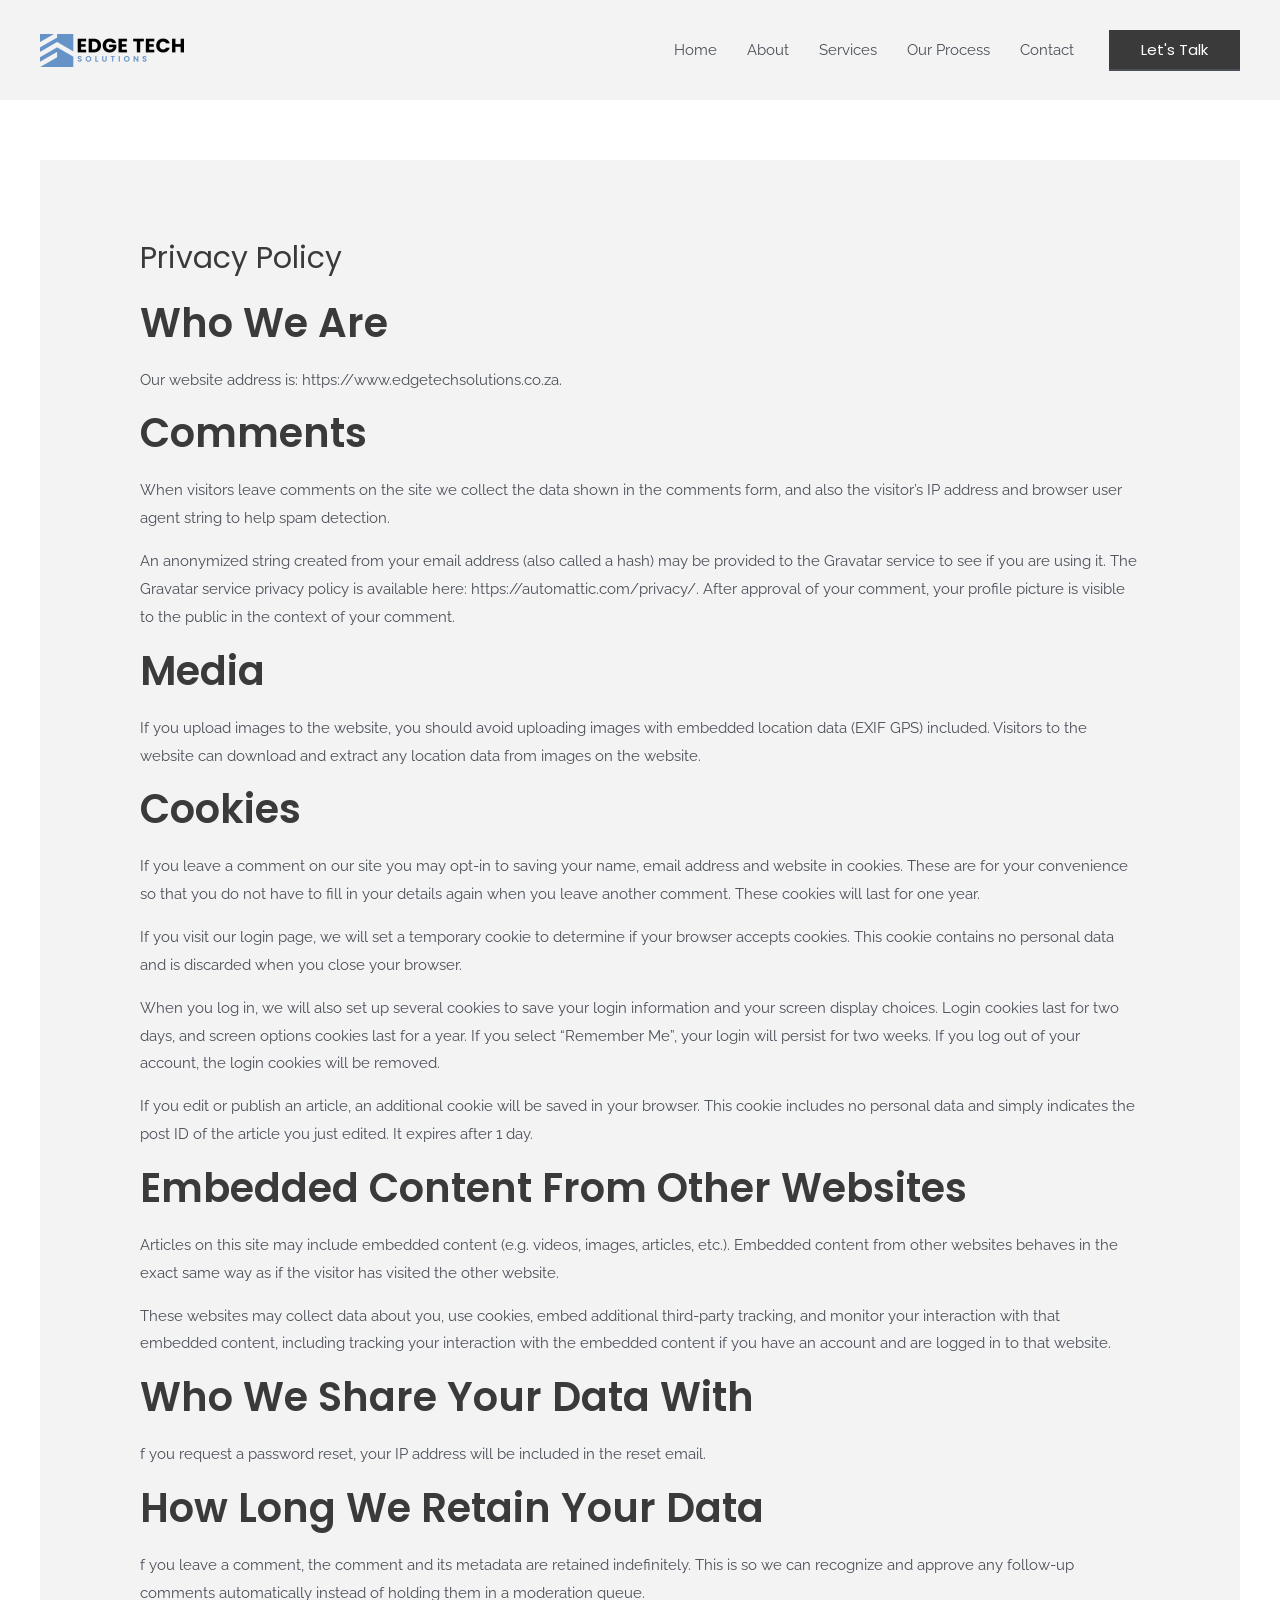
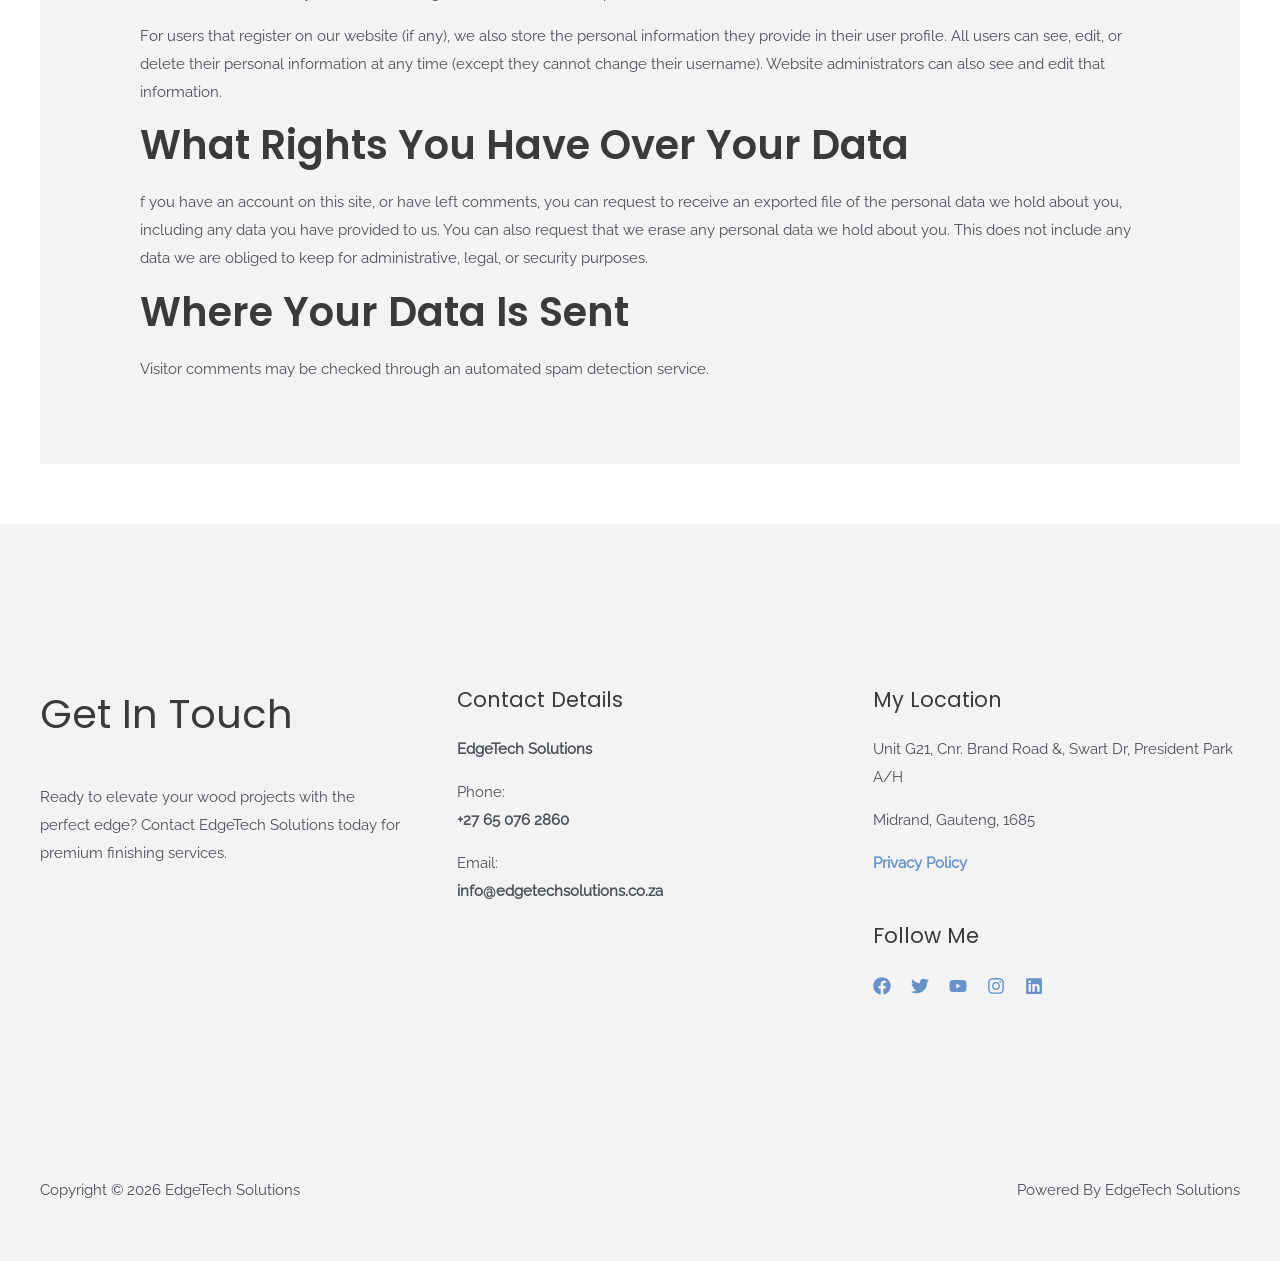
<file: privacy-policy.html>
<!DOCTYPE html>
<html lang="en-ZA">
<head>
<meta charset="UTF-8">
<meta name="viewport" content="width=device-width, initial-scale=1">
	 
	<title>Privacy Policy | EdgeTech Solutions</title>
<link rel="stylesheet" id="et-bundle" href="css/privacy-policy.bundle.css"/>




<!-- SureRank Meta Data -->
<meta name="description" content="How EdgeTech Solutions collects, uses and protects your personal information.">
<meta name="robots" content="index, follow">
<meta property="og:url" content="https://www.edgetechsolutions.co.za/privacy-policy/">
<meta property="og:site_name" content="EdgeTech Solutions">
<meta property="og:locale" content="en_US">
<meta property="og:type" content="article">
<meta property="og:title" content="Privacy Policy | EdgeTech Solutions">
<meta property="og:description" content="Who we are Our website address is: https://www.edgetechsolutions.co.za. Comments When visitors leave comments on the site we collect the data shown in the">
<meta property="article:published_time" content="2026-02-11T08:53:09+02:00">
<meta property="article:modified_time" content="2026-03-09T11:25:54+00:00">
<meta name="twitter:card" content="summary_large_image">
<meta name="twitter:title" content="Privacy Policy - EdgeTech Solutions">
<meta name="twitter:description" content="Who we are Our website address is: https://www.edgetechsolutions.co.za. Comments When visitors leave comments on the site we collect the data shown in the">

<!-- /SureRank Meta Data -->
<style id="wp-img-auto-sizes-contain-inline-css">
img:is([sizes=auto i],[sizes^="auto," i]){contain-intrinsic-size:3000px 1500px}
/*# sourceURL=wp-img-auto-sizes-contain-inline-css */
</style>

<style id="astra-theme-css-inline-css">
:root{--ast-post-nav-space:0;--ast-container-default-xlg-padding:6.67em;--ast-container-default-lg-padding:5.67em;--ast-container-default-slg-padding:4.34em;--ast-container-default-md-padding:3.34em;--ast-container-default-sm-padding:6.67em;--ast-container-default-xs-padding:2.4em;--ast-container-default-xxs-padding:1.4em;--ast-code-block-background:#EEEEEE;--ast-comment-inputs-background:#FAFAFA;--ast-normal-container-width:1200px;--ast-narrow-container-width:750px;--ast-blog-title-font-weight:normal;--ast-blog-meta-weight:inherit;--ast-global-color-primary:var(--ast-global-color-4);--ast-global-color-secondary:var(--ast-global-color-5);--ast-global-color-alternate-background:var(--ast-global-color-6);--ast-global-color-subtle-background:var(--ast-global-color-7);--ast-bg-style-guide:var( --ast-global-color-secondary,--ast-global-color-5 );--ast-shadow-style-guide:0px 0px 4px 0 #00000057;--ast-global-dark-bg-style:#fff;--ast-global-dark-lfs:#fbfbfb;--ast-widget-bg-color:#fafafa;--ast-wc-container-head-bg-color:#fbfbfb;--ast-title-layout-bg:#eeeeee;--ast-search-border-color:#e7e7e7;--ast-lifter-hover-bg:#e6e6e6;--ast-gallery-block-color:#000;--srfm-color-input-label:var(--ast-global-color-2);}html{font-size:93.75%;}a,.page-title{color:var(--ast-global-color-0);}a:hover,a:focus{color:var(--ast-global-color-8);}body,button,input,select,textarea,.ast-button,.ast-custom-button{font-family:'Raleway',sans-serif;font-weight:400;font-size:15px;font-size:1rem;}blockquote{color:var(--ast-global-color-3);}p,.entry-content p{margin-bottom:1em;}h1,h2,h3,h4,h5,h6,.entry-content :where(h1,h2,h3,h4,h5,h6),.site-title,.site-title a{font-family:'Poppins',sans-serif;font-weight:600;line-height:1.2em;text-transform:capitalize;}.site-title{font-size:27px;font-size:1.8rem;display:none;}header .custom-logo-link img{max-width:144px;width:144px;}.astra-logo-svg{width:144px;}.site-header .site-description{font-size:14px;font-size:0.93333333333333rem;display:none;}.entry-title{font-size:30px;font-size:2rem;}.archive .ast-article-post .ast-article-inner,.blog .ast-article-post .ast-article-inner,.archive .ast-article-post .ast-article-inner:hover,.blog .ast-article-post .ast-article-inner:hover{overflow:hidden;}h1,.entry-content :where(h1){font-size:56px;font-size:3.7333333333333rem;font-family:'Poppins',sans-serif;line-height:1.2em;text-transform:capitalize;}h2,.entry-content :where(h2){font-size:40px;font-size:2.6666666666667rem;font-family:'Poppins',sans-serif;line-height:1.2em;text-transform:capitalize;}h3,.entry-content :where(h3){font-size:32px;font-size:2.1333333333333rem;font-family:'Poppins',sans-serif;line-height:1.4em;text-transform:capitalize;}h4,.entry-content :where(h4){font-size:24px;font-size:1.6rem;line-height:1.2em;font-family:'Poppins',sans-serif;text-transform:capitalize;}h5,.entry-content :where(h5){font-size:20px;font-size:1.3333333333333rem;line-height:1.2em;font-family:'Poppins',sans-serif;text-transform:capitalize;}h6,.entry-content :where(h6){font-size:12px;font-size:0.8rem;line-height:1.25em;font-family:'Poppins',sans-serif;text-transform:capitalize;}::selection{background-color:var(--ast-global-color-0);color:#000000;}body,h1,h2,h3,h4,h5,h6,.entry-title a,.entry-content :where(h1,h2,h3,h4,h5,h6){color:var(--ast-global-color-3);}.tagcloud a:hover,.tagcloud a:focus,.tagcloud a.current-item{color:#000000;border-color:var(--ast-global-color-0);background-color:var(--ast-global-color-0);}input:focus,input[type="text"]:focus,input[type="email"]:focus,input[type="url"]:focus,input[type="password"]:focus,input[type="reset"]:focus,input[type="search"]:focus,textarea:focus{border-color:var(--ast-global-color-0);}input[type="radio"]:checked,input[type=reset],input[type="checkbox"]:checked,input[type="checkbox"]:hover:checked,input[type="checkbox"]:focus:checked,input[type=range]::-webkit-slider-thumb{border-color:var(--ast-global-color-0);background-color:var(--ast-global-color-0);box-shadow:none;}.site-footer a:hover + .post-count,.site-footer a:focus + .post-count{background:var(--ast-global-color-0);border-color:var(--ast-global-color-0);}.single .nav-links .nav-previous,.single .nav-links .nav-next{color:var(--ast-global-color-0);}.entry-meta,.entry-meta *{line-height:1.45;color:var(--ast-global-color-0);}.entry-meta a:not(.ast-button):hover,.entry-meta a:not(.ast-button):hover *,.entry-meta a:not(.ast-button):focus,.entry-meta a:not(.ast-button):focus *,.page-links > .page-link,.page-links .page-link:hover,.post-navigation a:hover{color:var(--ast-global-color-8);}#cat option,.secondary .calendar_wrap thead a,.secondary .calendar_wrap thead a:visited{color:var(--ast-global-color-0);}.secondary .calendar_wrap #today,.ast-progress-val span{background:var(--ast-global-color-0);}.secondary a:hover + .post-count,.secondary a:focus + .post-count{background:var(--ast-global-color-0);border-color:var(--ast-global-color-0);}.calendar_wrap #today > a{color:#000000;}.page-links .page-link,.single .post-navigation a{color:var(--ast-global-color-0);}.ast-header-break-point .main-header-bar .ast-button-wrap .menu-toggle{border-radius:0px;}.ast-search-menu-icon .search-form button.search-submit{padding:0 4px;}.ast-search-menu-icon form.search-form{padding-right:0;}.ast-header-search .ast-search-menu-icon.ast-dropdown-active .search-form,.ast-header-search .ast-search-menu-icon.ast-dropdown-active .search-field:focus{transition:all 0.2s;}.search-form input.search-field:focus{outline:none;}.ast-mobile-header-content .ast-builder-layout-element:not(.ast-builder-menu):not(.ast-header-divider-element),.ast-mobile-popup-content .ast-builder-layout-element:not(.ast-builder-menu):not(.ast-header-divider-element){padding:15px 20px;}.wp-block-latest-posts > li > a{color:var(--ast-global-color-2);}.widget-title{font-size:21px;font-size:1.4rem;color:var(--ast-global-color-3);}.ast-search-menu-icon.slide-search a:focus-visible:focus-visible,.astra-search-icon:focus-visible,#close:focus-visible,a:focus-visible,.ast-menu-toggle:focus-visible,.site .skip-link:focus-visible,.wp-block-loginout input:focus-visible,.wp-block-search.wp-block-search__button-inside .wp-block-search__inside-wrapper,.ast-header-navigation-arrow:focus-visible,.ast-orders-table__row .ast-orders-table__cell:focus-visible,a#ast-apply-coupon:focus-visible,#ast-apply-coupon:focus-visible,#close:focus-visible,.button.search-submit:focus-visible,#search_submit:focus,.normal-search:focus-visible,.ast-header-account-wrap:focus-visible,.astra-cart-drawer-close:focus,.ast-single-variation:focus,.ast-button:focus,.ast-builder-button-wrap:has(.ast-custom-button-link:focus),.ast-builder-button-wrap .ast-custom-button-link:focus{outline-style:dotted;outline-color:inherit;outline-width:thin;}input:focus,input[type="text"]:focus,input[type="email"]:focus,input[type="url"]:focus,input[type="password"]:focus,input[type="reset"]:focus,input[type="search"]:focus,input[type="number"]:focus,textarea:focus,.wp-block-search__input:focus,[data-section="section-header-mobile-trigger"] .ast-button-wrap .ast-mobile-menu-trigger-minimal:focus,.ast-mobile-popup-drawer.active .menu-toggle-close:focus,#ast-scroll-top:focus,#coupon_code:focus,#ast-coupon-code:focus{border-style:dotted;border-color:inherit;border-width:thin;}input{outline:none;}.site-logo-img img{ transition:all 0.2s linear;}body .ast-oembed-container *{position:absolute;top:0;width:100%;height:100%;left:0;}body .wp-block-embed-pocket-casts .ast-oembed-container *{position:unset;}.ast-single-post-featured-section + article {margin-top: 2em;}.site-content .ast-single-post-featured-section img {width: 100%;overflow: hidden;object-fit: cover;}.site > .ast-single-related-posts-container {margin-top: 0;}@media (min-width: 769px) {.ast-desktop .ast-container--narrow {max-width: var(--ast-narrow-container-width);margin: 0 auto;}}@media (max-width:768.9px){#ast-desktop-header{display:none;}}@media (min-width:769px){#ast-mobile-header{display:none;}}.wp-block-buttons.aligncenter{justify-content:center;}.wp-block-buttons .wp-block-button.is-style-outline .wp-block-button__link.wp-element-button,.ast-outline-button,.wp-block-uagb-buttons-child .uagb-buttons-repeater.ast-outline-button{border-color:var(--ast-global-color-3);border-top-width:2px;border-right-width:2px;border-bottom-width:2px;border-left-width:2px;font-family:'Poppins',sans-serif;font-weight:600;font-size:14px;font-size:0.93333333333333rem;line-height:1em;border-top-left-radius:0px;border-top-right-radius:0px;border-bottom-right-radius:0px;border-bottom-left-radius:0px;}.wp-block-button.is-style-outline .wp-block-button__link:hover,.wp-block-buttons .wp-block-button.is-style-outline .wp-block-button__link:focus,.wp-block-buttons .wp-block-button.is-style-outline > .wp-block-button__link:not(.has-text-color):hover,.wp-block-buttons .wp-block-button.wp-block-button__link.is-style-outline:not(.has-text-color):hover,.ast-outline-button:hover,.ast-outline-button:focus,.wp-block-uagb-buttons-child .uagb-buttons-repeater.ast-outline-button:hover,.wp-block-uagb-buttons-child .uagb-buttons-repeater.ast-outline-button:focus{background-color:rgba(0,0,0,0);border-color:var(--ast-global-color-2);}.wp-block-button .wp-block-button__link.wp-element-button.is-style-outline:not(.has-background),.wp-block-button.is-style-outline>.wp-block-button__link.wp-element-button:not(.has-background),.ast-outline-button{background-color:rgba(131,149,149,0);}.uagb-buttons-repeater.ast-outline-button{border-radius:9999px;}.entry-content[data-ast-blocks-layout] > figure{margin-bottom:1em;}@media (max-width:768px){.ast-left-sidebar #content > .ast-container{display:flex;flex-direction:column-reverse;width:100%;}.ast-separate-container .ast-article-post,.ast-separate-container .ast-article-single{padding:1.5em 2.14em;}.ast-author-box img.avatar{margin:20px 0 0 0;}}@media (min-width:769px){.ast-separate-container.ast-right-sidebar #primary,.ast-separate-container.ast-left-sidebar #primary{border:0;}.search-no-results.ast-separate-container #primary{margin-bottom:4em;}}.elementor-widget-button .elementor-button{border-style:solid;text-decoration:none;border-top-width:0;border-right-width:0;border-left-width:0;border-bottom-width:2px;}.elementor-button.elementor-size-sm,.elementor-button.elementor-size-xs,.elementor-button.elementor-size-md,.elementor-button.elementor-size-lg,.elementor-button.elementor-size-xl,.elementor-button{border-top-left-radius:0px;border-top-right-radius:0px;border-bottom-right-radius:0px;border-bottom-left-radius:0px;padding-top:8px;padding-right:0px;padding-bottom:8px;padding-left:0px;}.elementor-widget-button .elementor-button{border-color:var(--ast-global-color-3);background-color:rgba(131,149,149,0);}.elementor-widget-button .elementor-button:hover,.elementor-widget-button .elementor-button:focus{color:var(--ast-global-color-2);background-color:rgba(0,0,0,0);border-color:var(--ast-global-color-2);}.wp-block-button .wp-block-button__link ,.elementor-widget-button .elementor-button,.elementor-widget-button .elementor-button:visited{color:var(--ast-global-color-2);}.elementor-widget-button .elementor-button{font-family:'Poppins',sans-serif;font-weight:600;font-size:14px;font-size:0.93333333333333rem;line-height:1em;text-transform:capitalize;letter-spacing:0;}body .elementor-button.elementor-size-sm,body .elementor-button.elementor-size-xs,body .elementor-button.elementor-size-md,body .elementor-button.elementor-size-lg,body .elementor-button.elementor-size-xl,body .elementor-button{font-size:14px;font-size:0.93333333333333rem;}.wp-block-button .wp-block-button__link:hover,.wp-block-button .wp-block-button__link:focus{color:var(--ast-global-color-2);background-color:rgba(0,0,0,0);border-color:var(--ast-global-color-2);}.elementor-widget-heading h1.elementor-heading-title{line-height:1.2em;}.elementor-widget-heading h2.elementor-heading-title{line-height:1.2em;}.elementor-widget-heading h3.elementor-heading-title{line-height:1.4em;}.elementor-widget-heading h4.elementor-heading-title{line-height:1.2em;}.elementor-widget-heading h5.elementor-heading-title{line-height:1.2em;}.elementor-widget-heading h6.elementor-heading-title{line-height:1.25em;}.wp-block-button .wp-block-button__link,.wp-block-search .wp-block-search__button,body .wp-block-file .wp-block-file__button{border-style:solid;border-bottom-width:2px;border-color:var(--ast-global-color-3);background-color:rgba(131,149,149,0);color:var(--ast-global-color-2);font-family:'Poppins',sans-serif;font-weight:600;line-height:1em;text-transform:capitalize;letter-spacing:0;font-size:14px;font-size:0.93333333333333rem;border-top-left-radius:0px;border-top-right-radius:0px;border-bottom-right-radius:0px;border-bottom-left-radius:0px;padding-top:8px;padding-right:0px;padding-bottom:8px;padding-left:0px;}.menu-toggle,button,.ast-button,.ast-custom-button,.button,input#submit,input[type="button"],input[type="submit"],input[type="reset"],form[CLASS*="wp-block-search__"].wp-block-search .wp-block-search__inside-wrapper .wp-block-search__button,body .wp-block-file .wp-block-file__button{border-style:solid;border-top-width:0;border-right-width:0;border-left-width:0;border-bottom-width:2px;color:var(--ast-global-color-2);border-color:var(--ast-global-color-3);background-color:rgba(131,149,149,0);padding-top:8px;padding-right:0px;padding-bottom:8px;padding-left:0px;font-family:'Poppins',sans-serif;font-weight:600;font-size:14px;font-size:0.93333333333333rem;line-height:1em;text-transform:capitalize;letter-spacing:0;border-top-left-radius:0px;border-top-right-radius:0px;border-bottom-right-radius:0px;border-bottom-left-radius:0px;}button:focus,.menu-toggle:hover,button:hover,.ast-button:hover,.ast-custom-button:hover .button:hover,.ast-custom-button:hover ,input[type=reset]:hover,input[type=reset]:focus,input#submit:hover,input#submit:focus,input[type="button"]:hover,input[type="button"]:focus,input[type="submit"]:hover,input[type="submit"]:focus,form[CLASS*="wp-block-search__"].wp-block-search .wp-block-search__inside-wrapper .wp-block-search__button:hover,form[CLASS*="wp-block-search__"].wp-block-search .wp-block-search__inside-wrapper .wp-block-search__button:focus,body .wp-block-file .wp-block-file__button:hover,body .wp-block-file .wp-block-file__button:focus{color:var(--ast-global-color-2);background-color:rgba(0,0,0,0);border-color:var(--ast-global-color-2);}@media (max-width:768px){.ast-mobile-header-stack .main-header-bar .ast-search-menu-icon{display:inline-block;}.ast-header-break-point.ast-header-custom-item-outside .ast-mobile-header-stack .main-header-bar .ast-search-icon{margin:0;}.ast-comment-avatar-wrap img{max-width:2.5em;}.ast-comment-meta{padding:0 1.8888em 1.3333em;}.ast-separate-container .ast-comment-list li.depth-1{padding:1.5em 2.14em;}.ast-separate-container .comment-respond{padding:2em 2.14em;}}@media (min-width:544px){.ast-container{max-width:100%;}}@media (max-width:544px){.ast-separate-container .ast-article-post,.ast-separate-container .ast-article-single,.ast-separate-container .comments-title,.ast-separate-container .ast-archive-description{padding:1.5em 1em;}.ast-separate-container #content .ast-container{padding-left:0.54em;padding-right:0.54em;}.ast-separate-container .ast-comment-list .bypostauthor{padding:.5em;}.ast-search-menu-icon.ast-dropdown-active .search-field{width:170px;}} #ast-mobile-header .ast-site-header-cart-li a{pointer-events:none;}body,.ast-separate-container{background-color:var(--ast-global-color-4);background-image:none;}@media (max-width:768px){.site-title{display:none;}.site-header .site-description{display:none;}h1,.entry-content :where(h1){font-size:40px;font-size:2.6666666666667rem;}h2,.entry-content :where(h2){font-size:32px;font-size:2.1333333333333rem;}h3,.entry-content :where(h3){font-size:26px;font-size:1.7333333333333rem;}h4,.entry-content :where(h4){font-size:22px;font-size:1.4666666666667rem;}h5,.entry-content :where(h5){font-size:18px;font-size:1.2rem;}h6,.entry-content :where(h6){font-size:11px;font-size:0.73333333333333rem;}}@media (max-width:544px){.site-title{display:none;}.site-header .site-description{display:none;}h1,.entry-content :where(h1){font-size:32px;font-size:2.1333333333333rem;}h2,.entry-content :where(h2){font-size:28px;font-size:1.8666666666667rem;}h3,.entry-content :where(h3){font-size:24px;font-size:1.6rem;}h4,.entry-content :where(h4){font-size:20px;font-size:1.3333333333333rem;}h5,.entry-content :where(h5){font-size:16px;font-size:1.0666666666667rem;}h6,.entry-content :where(h6){font-size:11px;font-size:0.73333333333333rem;}header .custom-logo-link img,.ast-header-break-point .site-branding img,.ast-header-break-point .custom-logo-link img{max-width:144px;width:144px;}.astra-logo-svg{width:144px;}.ast-header-break-point .site-logo-img .custom-mobile-logo-link img{max-width:144px;}}@media (max-width:768px){html{font-size:85.5%;}}@media (max-width:544px){html{font-size:85.5%;}}@media (min-width:769px){.ast-container{max-width:1240px;}}@media (min-width:769px){.site-content .ast-container{display:flex;}}@media (max-width:768px){.site-content .ast-container{flex-direction:column;}}.entry-content :where(h1,h2,h3,h4,h5,h6){clear:none;}@media (min-width:769px){.main-header-menu .sub-menu .menu-item.ast-left-align-sub-menu:hover > .sub-menu,.main-header-menu .sub-menu .menu-item.ast-left-align-sub-menu.focus > .sub-menu{margin-left:-0px;}}.site .comments-area{padding-bottom:3em;}.footer-widget-area[data-section^="section-fb-html-"] .ast-builder-html-element{text-align:center;}.wp-block-file {display: flex;align-items: center;flex-wrap: wrap;justify-content: space-between;}.wp-block-pullquote {border: none;}.wp-block-pullquote blockquote::before {content: "\201D";font-family: "Helvetica",sans-serif;display: flex;transform: rotate( 180deg );font-size: 6rem;font-style: normal;line-height: 1;font-weight: bold;align-items: center;justify-content: center;}.has-text-align-right > blockquote::before {justify-content: flex-start;}.has-text-align-left > blockquote::before {justify-content: flex-end;}figure.wp-block-pullquote.is-style-solid-color blockquote {max-width: 100%;text-align: inherit;}:root {--wp--custom--ast-default-block-top-padding: 3em;--wp--custom--ast-default-block-right-padding: 3em;--wp--custom--ast-default-block-bottom-padding: 3em;--wp--custom--ast-default-block-left-padding: 3em;--wp--custom--ast-container-width: 1200px;--wp--custom--ast-content-width-size: 1200px;--wp--custom--ast-wide-width-size: calc(1200px + var(--wp--custom--ast-default-block-left-padding) + var(--wp--custom--ast-default-block-right-padding));}.ast-narrow-container {--wp--custom--ast-content-width-size: 750px;--wp--custom--ast-wide-width-size: 750px;}@media(max-width: 768px) {:root {--wp--custom--ast-default-block-top-padding: 3em;--wp--custom--ast-default-block-right-padding: 2em;--wp--custom--ast-default-block-bottom-padding: 3em;--wp--custom--ast-default-block-left-padding: 2em;}}@media(max-width: 544px) {:root {--wp--custom--ast-default-block-top-padding: 3em;--wp--custom--ast-default-block-right-padding: 1.5em;--wp--custom--ast-default-block-bottom-padding: 3em;--wp--custom--ast-default-block-left-padding: 1.5em;}}.entry-content > .wp-block-group,.entry-content > .wp-block-cover,.entry-content > .wp-block-columns {padding-top: var(--wp--custom--ast-default-block-top-padding);padding-right: var(--wp--custom--ast-default-block-right-padding);padding-bottom: var(--wp--custom--ast-default-block-bottom-padding);padding-left: var(--wp--custom--ast-default-block-left-padding);}.ast-plain-container.ast-no-sidebar .entry-content > .alignfull,.ast-page-builder-template .ast-no-sidebar .entry-content > .alignfull {margin-left: calc( -50vw + 50%);margin-right: calc( -50vw + 50%);max-width: 100vw;width: 100vw;}.ast-plain-container.ast-no-sidebar .entry-content .alignfull .alignfull,.ast-page-builder-template.ast-no-sidebar .entry-content .alignfull .alignfull,.ast-plain-container.ast-no-sidebar .entry-content .alignfull .alignwide,.ast-page-builder-template.ast-no-sidebar .entry-content .alignfull .alignwide,.ast-plain-container.ast-no-sidebar .entry-content .alignwide .alignfull,.ast-page-builder-template.ast-no-sidebar .entry-content .alignwide .alignfull,.ast-plain-container.ast-no-sidebar .entry-content .alignwide .alignwide,.ast-page-builder-template.ast-no-sidebar .entry-content .alignwide .alignwide,.ast-plain-container.ast-no-sidebar .entry-content .wp-block-column .alignfull,.ast-page-builder-template.ast-no-sidebar .entry-content .wp-block-column .alignfull,.ast-plain-container.ast-no-sidebar .entry-content .wp-block-column .alignwide,.ast-page-builder-template.ast-no-sidebar .entry-content .wp-block-column .alignwide {margin-left: auto;margin-right: auto;width: 100%;}[data-ast-blocks-layout] .wp-block-separator:not(.is-style-dots) {height: 0;}[data-ast-blocks-layout] .wp-block-separator {margin: 20px auto;}[data-ast-blocks-layout] .wp-block-separator:not(.is-style-wide):not(.is-style-dots) {max-width: 100px;}[data-ast-blocks-layout] .wp-block-separator.has-background {padding: 0;}.entry-content[data-ast-blocks-layout] > * {max-width: var(--wp--custom--ast-content-width-size);margin-left: auto;margin-right: auto;}.entry-content[data-ast-blocks-layout] > .alignwide {max-width: var(--wp--custom--ast-wide-width-size);}.entry-content[data-ast-blocks-layout] .alignfull {max-width: none;}.entry-content .wp-block-columns {margin-bottom: 0;}blockquote {margin: 1.5em;border-color: rgba(0,0,0,0.05);}.wp-block-quote:not(.has-text-align-right):not(.has-text-align-center) {border-left: 5px solid rgba(0,0,0,0.05);}.has-text-align-right > blockquote,blockquote.has-text-align-right {border-right: 5px solid rgba(0,0,0,0.05);}.has-text-align-left > blockquote,blockquote.has-text-align-left {border-left: 5px solid rgba(0,0,0,0.05);}.wp-block-site-tagline,.wp-block-latest-posts .read-more {margin-top: 15px;}.wp-block-loginout p label {display: block;}.wp-block-loginout p:not(.login-remember):not(.login-submit) input {width: 100%;}.wp-block-loginout input:focus {border-color: transparent;}.wp-block-loginout input:focus {outline: thin dotted;}.entry-content .wp-block-media-text .wp-block-media-text__content {padding: 0 0 0 8%;}.entry-content .wp-block-media-text.has-media-on-the-right .wp-block-media-text__content {padding: 0 8% 0 0;}.entry-content .wp-block-media-text.has-background .wp-block-media-text__content {padding: 8%;}.entry-content .wp-block-cover:not([class*="background-color"]):not(.has-text-color.has-link-color) .wp-block-cover__inner-container,.entry-content .wp-block-cover:not([class*="background-color"]) .wp-block-cover-image-text,.entry-content .wp-block-cover:not([class*="background-color"]) .wp-block-cover-text,.entry-content .wp-block-cover-image:not([class*="background-color"]) .wp-block-cover__inner-container,.entry-content .wp-block-cover-image:not([class*="background-color"]) .wp-block-cover-image-text,.entry-content .wp-block-cover-image:not([class*="background-color"]) .wp-block-cover-text {color: var(--ast-global-color-primary,var(--ast-global-color-5));}.wp-block-loginout .login-remember input {width: 1.1rem;height: 1.1rem;margin: 0 5px 4px 0;vertical-align: middle;}.wp-block-latest-posts > li > *:first-child,.wp-block-latest-posts:not(.is-grid) > li:first-child {margin-top: 0;}.entry-content > .wp-block-buttons,.entry-content > .wp-block-uagb-buttons {margin-bottom: 1.5em;}.wp-block-search__inside-wrapper .wp-block-search__input {padding: 0 10px;color: var(--ast-global-color-3);background: var(--ast-global-color-primary,var(--ast-global-color-5));border-color: var(--ast-border-color);}.wp-block-latest-posts .read-more {margin-bottom: 1.5em;}.wp-block-search__no-button .wp-block-search__inside-wrapper .wp-block-search__input {padding-top: 5px;padding-bottom: 5px;}.wp-block-latest-posts .wp-block-latest-posts__post-date,.wp-block-latest-posts .wp-block-latest-posts__post-author {font-size: 1rem;}.wp-block-latest-posts > li > *,.wp-block-latest-posts:not(.is-grid) > li {margin-top: 12px;margin-bottom: 12px;}.ast-page-builder-template .entry-content[data-ast-blocks-layout] > .alignwide:where(:not(.uagb-is-root-container):not(.spectra-is-root-container)) > * {max-width: var(--wp--custom--ast-wide-width-size);}.ast-page-builder-template .entry-content[data-ast-blocks-layout] > .inherit-container-width > *,.ast-page-builder-template .entry-content[data-ast-blocks-layout] > *:not(.wp-block-group):where(:not(.uagb-is-root-container):not(.spectra-is-root-container)) > *,.entry-content[data-ast-blocks-layout] > .wp-block-cover .wp-block-cover__inner-container {max-width: none ;margin-left: auto;margin-right: auto;}.ast-page-builder-template .entry-content[data-ast-blocks-layout] > *,.ast-page-builder-template .entry-content[data-ast-blocks-layout] > .alignfull:where(:not(.wp-block-group):not(.uagb-is-root-container):not(.spectra-is-root-container)) > * {max-width: none;}.entry-content[data-ast-blocks-layout] .wp-block-cover:not(.alignleft):not(.alignright) {width: auto;}@media(max-width: 1200px) {.ast-separate-container .entry-content > .alignfull,.ast-separate-container .entry-content[data-ast-blocks-layout] > .alignwide,.ast-plain-container .entry-content[data-ast-blocks-layout] > .alignwide,.ast-plain-container .entry-content .alignfull {margin-left: calc(-1 * min(var(--ast-container-default-xlg-padding),20px)) ;margin-right: calc(-1 * min(var(--ast-container-default-xlg-padding),20px));}}@media(min-width: 1201px) {.ast-separate-container .entry-content > .alignfull {margin-left: calc(-1 * var(--ast-container-default-xlg-padding) );margin-right: calc(-1 * var(--ast-container-default-xlg-padding) );}.ast-separate-container .entry-content[data-ast-blocks-layout] > .alignwide,.ast-plain-container .entry-content[data-ast-blocks-layout] > .alignwide {margin-left: auto;margin-right: auto;}}@media(min-width: 768px) {.ast-separate-container .entry-content .wp-block-group.alignwide:not(.inherit-container-width) > :where(:not(.alignleft):not(.alignright)),.ast-plain-container .entry-content .wp-block-group.alignwide:not(.inherit-container-width) > :where(:not(.alignleft):not(.alignright)) {max-width: calc( var(--wp--custom--ast-content-width-size) + 80px );}.ast-plain-container.ast-right-sidebar .entry-content[data-ast-blocks-layout] .alignfull,.ast-plain-container.ast-left-sidebar .entry-content[data-ast-blocks-layout] .alignfull {margin-left: -60px;margin-right: -60px;}}@media(min-width: 544px) {.entry-content > .alignleft {margin-right: 20px;}.entry-content > .alignright {margin-left: 20px;}}@media (max-width:544px){.wp-block-columns .wp-block-column:not(:last-child){margin-bottom:20px;}.wp-block-latest-posts{margin:0;}}@media( max-width: 600px ) {.entry-content .wp-block-media-text .wp-block-media-text__content,.entry-content .wp-block-media-text.has-media-on-the-right .wp-block-media-text__content {padding: 8% 0 0;}.entry-content .wp-block-media-text.has-background .wp-block-media-text__content {padding: 8%;}}.ast-page-builder-template .entry-header {padding-left: 0;}.ast-narrow-container .site-content .wp-block-uagb-image--align-full .wp-block-uagb-image__figure {max-width: 100%;margin-left: auto;margin-right: auto;}:root .has-ast-global-color-0-color{color:var(--ast-global-color-0);}:root .has-ast-global-color-0-background-color{background-color:var(--ast-global-color-0);}:root .wp-block-button .has-ast-global-color-0-color{color:var(--ast-global-color-0);}:root .wp-block-button .has-ast-global-color-0-background-color{background-color:var(--ast-global-color-0);}:root .has-ast-global-color-1-color{color:var(--ast-global-color-1);}:root .has-ast-global-color-1-background-color{background-color:var(--ast-global-color-1);}:root .wp-block-button .has-ast-global-color-1-color{color:var(--ast-global-color-1);}:root .wp-block-button .has-ast-global-color-1-background-color{background-color:var(--ast-global-color-1);}:root .has-ast-global-color-2-color{color:var(--ast-global-color-2);}:root .has-ast-global-color-2-background-color{background-color:var(--ast-global-color-2);}:root .wp-block-button .has-ast-global-color-2-color{color:var(--ast-global-color-2);}:root .wp-block-button .has-ast-global-color-2-background-color{background-color:var(--ast-global-color-2);}:root .has-ast-global-color-3-color{color:var(--ast-global-color-3);}:root .has-ast-global-color-3-background-color{background-color:var(--ast-global-color-3);}:root .wp-block-button .has-ast-global-color-3-color{color:var(--ast-global-color-3);}:root .wp-block-button .has-ast-global-color-3-background-color{background-color:var(--ast-global-color-3);}:root .has-ast-global-color-4-color{color:var(--ast-global-color-4);}:root .has-ast-global-color-4-background-color{background-color:var(--ast-global-color-4);}:root .wp-block-button .has-ast-global-color-4-color{color:var(--ast-global-color-4);}:root .wp-block-button .has-ast-global-color-4-background-color{background-color:var(--ast-global-color-4);}:root .has-ast-global-color-5-color{color:var(--ast-global-color-5);}:root .has-ast-global-color-5-background-color{background-color:var(--ast-global-color-5);}:root .wp-block-button .has-ast-global-color-5-color{color:var(--ast-global-color-5);}:root .wp-block-button .has-ast-global-color-5-background-color{background-color:var(--ast-global-color-5);}:root .has-ast-global-color-6-color{color:var(--ast-global-color-6);}:root .has-ast-global-color-6-background-color{background-color:var(--ast-global-color-6);}:root .wp-block-button .has-ast-global-color-6-color{color:var(--ast-global-color-6);}:root .wp-block-button .has-ast-global-color-6-background-color{background-color:var(--ast-global-color-6);}:root .has-ast-global-color-7-color{color:var(--ast-global-color-7);}:root .has-ast-global-color-7-background-color{background-color:var(--ast-global-color-7);}:root .wp-block-button .has-ast-global-color-7-color{color:var(--ast-global-color-7);}:root .wp-block-button .has-ast-global-color-7-background-color{background-color:var(--ast-global-color-7);}:root .has-ast-global-color-8-color{color:var(--ast-global-color-8);}:root .has-ast-global-color-8-background-color{background-color:var(--ast-global-color-8);}:root .wp-block-button .has-ast-global-color-8-color{color:var(--ast-global-color-8);}:root .wp-block-button .has-ast-global-color-8-background-color{background-color:var(--ast-global-color-8);}:root{--ast-global-color-0:#6592c7;--ast-global-color-1:#3a3a3a;--ast-global-color-2:#3a3a3a;--ast-global-color-3:#4B4F58;--ast-global-color-4:#ffffff;--ast-global-color-5:#f3f3f3;--ast-global-color-6:#F2F5F7;--ast-global-color-7:#424242;--ast-global-color-8:#bfd1ff;}:root {--ast-border-color : var(--ast-global-color-0);}.ast-single-entry-banner {-js-display: flex;display: flex;flex-direction: column;justify-content: center;text-align: center;position: relative;background: var(--ast-title-layout-bg);}.ast-single-entry-banner[data-banner-layout="layout-1"] {max-width: 1200px;background: inherit;padding: 20px 0;}.ast-single-entry-banner[data-banner-width-type="custom"] {margin: 0 auto;width: 100%;}.ast-single-entry-banner + .site-content .entry-header {margin-bottom: 0;}.site .ast-author-avatar {--ast-author-avatar-size: ;}a.ast-underline-text {text-decoration: underline;}.ast-container > .ast-terms-link {position: relative;display: block;}a.ast-button.ast-badge-tax {padding: 4px 8px;border-radius: 3px;font-size: inherit;}header.entry-header{text-align:left;}header.entry-header .entry-title{font-size:30px;font-size:2rem;}header.entry-header > *:not(:last-child){margin-bottom:10px;}@media (max-width:768px){header.entry-header{text-align:left;}}@media (max-width:544px){header.entry-header{text-align:left;}}.ast-archive-entry-banner {-js-display: flex;display: flex;flex-direction: column;justify-content: center;text-align: center;position: relative;background: var(--ast-title-layout-bg);}.ast-archive-entry-banner[data-banner-width-type="custom"] {margin: 0 auto;width: 100%;}.ast-archive-entry-banner[data-banner-layout="layout-1"] {background: inherit;padding: 20px 0;text-align: left;}body.archive .ast-archive-description{max-width:1200px;width:100%;text-align:left;padding-top:3em;padding-right:3em;padding-bottom:3em;padding-left:3em;}body.archive .ast-archive-description .ast-archive-title,body.archive .ast-archive-description .ast-archive-title *{font-size:40px;font-size:2.6666666666667rem;}body.archive .ast-archive-description > *:not(:last-child){margin-bottom:10px;}@media (max-width:768px){body.archive .ast-archive-description{text-align:left;}}@media (max-width:544px){body.archive .ast-archive-description{text-align:left;}}.ast-breadcrumbs .trail-browse,.ast-breadcrumbs .trail-items,.ast-breadcrumbs .trail-items li{display:inline-block;margin:0;padding:0;border:none;background:inherit;text-indent:0;text-decoration:none;}.ast-breadcrumbs .trail-browse{font-size:inherit;font-style:inherit;font-weight:inherit;color:inherit;}.ast-breadcrumbs .trail-items{list-style:none;}.trail-items li::after{padding:0 0.3em;content:"\00bb";}.trail-items li:last-of-type::after{display:none;}h1,h2,h3,h4,h5,h6,.entry-content :where(h1,h2,h3,h4,h5,h6){color:var(--ast-global-color-2);}@media (max-width:768px){.ast-builder-grid-row-container.ast-builder-grid-row-tablet-3-firstrow .ast-builder-grid-row > *:first-child,.ast-builder-grid-row-container.ast-builder-grid-row-tablet-3-lastrow .ast-builder-grid-row > *:last-child{grid-column:1 / -1;}}@media (max-width:544px){.ast-builder-grid-row-container.ast-builder-grid-row-mobile-3-firstrow .ast-builder-grid-row > *:first-child,.ast-builder-grid-row-container.ast-builder-grid-row-mobile-3-lastrow .ast-builder-grid-row > *:last-child{grid-column:1 / -1;}}.ast-builder-layout-element[data-section="title_tagline"]{display:flex;}@media (max-width:768px){.ast-header-break-point .ast-builder-layout-element[data-section="title_tagline"]{display:flex;}}@media (max-width:544px){.ast-header-break-point .ast-builder-layout-element[data-section="title_tagline"]{display:flex;}}[data-section*="section-hb-button-"] .menu-link{display:none;}.ast-header-button-1[data-section*="section-hb-button-"] .ast-builder-button-wrap .ast-custom-button{font-weight:normal;font-size:15px;font-size:1rem;line-height:1em;}.ast-header-button-1 .ast-custom-button{color:var(--ast-global-color-4);background:var(--ast-global-color-2);}.ast-header-button-1 .ast-custom-button:hover{color:var(--ast-global-color-4);background:var(--ast-global-color-3);}.ast-header-button-1[data-section*="section-hb-button-"] .ast-builder-button-wrap .ast-custom-button{padding-top:12px;padding-bottom:12px;padding-left:32px;padding-right:32px;}.ast-header-button-1[data-section="section-hb-button-1"]{display:flex;}@media (max-width:768px){.ast-header-break-point .ast-header-button-1[data-section="section-hb-button-1"]{display:none;}}@media (max-width:544px){.ast-header-break-point .ast-header-button-1[data-section="section-hb-button-1"]{display:none;}}.ast-builder-menu-1{font-family:inherit;font-weight:inherit;}.ast-builder-menu-1 .menu-item > .menu-link{color:var(--ast-global-color-3);}.ast-builder-menu-1 .menu-item > .ast-menu-toggle{color:var(--ast-global-color-3);}.ast-builder-menu-1 .menu-item:hover > .menu-link,.ast-builder-menu-1 .inline-on-mobile .menu-item:hover > .ast-menu-toggle{color:var(--ast-global-color-2);}.ast-builder-menu-1 .menu-item:hover > .ast-menu-toggle{color:var(--ast-global-color-2);}.ast-builder-menu-1 .menu-item.current-menu-item > .menu-link,.ast-builder-menu-1 .inline-on-mobile .menu-item.current-menu-item > .ast-menu-toggle,.ast-builder-menu-1 .current-menu-ancestor > .menu-link{color:var(--ast-global-color-2);}.ast-builder-menu-1 .menu-item.current-menu-item > .ast-menu-toggle{color:var(--ast-global-color-2);}.ast-builder-menu-1 .sub-menu,.ast-builder-menu-1 .inline-on-mobile .sub-menu{border-top-width:0px;border-bottom-width:0px;border-right-width:0px;border-left-width:0px;border-color:#eaeaea;border-style:solid;}.ast-builder-menu-1 .sub-menu .sub-menu{top:0px;}.ast-builder-menu-1 .main-header-menu > .menu-item > .sub-menu,.ast-builder-menu-1 .main-header-menu > .menu-item > .astra-full-megamenu-wrapper{margin-top:0px;}.ast-desktop .ast-builder-menu-1 .main-header-menu > .menu-item > .sub-menu:before,.ast-desktop .ast-builder-menu-1 .main-header-menu > .menu-item > .astra-full-megamenu-wrapper:before{height:calc( 0px + 0px + 5px );}.ast-desktop .ast-builder-menu-1 .menu-item .sub-menu .menu-link{border-style:none;}@media (max-width:768px){.ast-header-break-point .ast-builder-menu-1 .menu-item.menu-item-has-children > .ast-menu-toggle{top:0;}.ast-builder-menu-1 .inline-on-mobile .menu-item.menu-item-has-children > .ast-menu-toggle{right:-15px;}.ast-builder-menu-1 .menu-item-has-children > .menu-link:after{content:unset;}.ast-builder-menu-1 .main-header-menu > .menu-item > .sub-menu,.ast-builder-menu-1 .main-header-menu > .menu-item > .astra-full-megamenu-wrapper{margin-top:0;}}@media (max-width:544px){.ast-header-break-point .ast-builder-menu-1 .menu-item.menu-item-has-children > .ast-menu-toggle{top:0;}.ast-builder-menu-1 .main-header-menu > .menu-item > .sub-menu,.ast-builder-menu-1 .main-header-menu > .menu-item > .astra-full-megamenu-wrapper{margin-top:0;}}.ast-builder-menu-1{display:flex;}@media (max-width:768px){.ast-header-break-point .ast-builder-menu-1{display:flex;}}@media (max-width:544px){.ast-header-break-point .ast-builder-menu-1{display:flex;}}.site-below-footer-wrap{padding-top:20px;padding-bottom:20px;}.site-below-footer-wrap[data-section="section-below-footer-builder"]{background-image:none;min-height:80px;border-style:solid;border-width:0px;border-top-width:1px;border-top-color:var(--ast-global-color-5);}.site-below-footer-wrap[data-section="section-below-footer-builder"] .ast-builder-grid-row{max-width:1200px;min-height:80px;margin-left:auto;margin-right:auto;}.site-below-footer-wrap[data-section="section-below-footer-builder"] .ast-builder-grid-row,.site-below-footer-wrap[data-section="section-below-footer-builder"] .site-footer-section{align-items:center;}.site-below-footer-wrap[data-section="section-below-footer-builder"].ast-footer-row-inline .site-footer-section{display:flex;margin-bottom:0;}.ast-builder-grid-row-2-equal .ast-builder-grid-row{grid-template-columns:repeat( 2,1fr );}@media (max-width:768px){.site-below-footer-wrap[data-section="section-below-footer-builder"].ast-footer-row-tablet-inline .site-footer-section{display:flex;margin-bottom:0;}.site-below-footer-wrap[data-section="section-below-footer-builder"].ast-footer-row-tablet-stack .site-footer-section{display:block;margin-bottom:10px;}.ast-builder-grid-row-container.ast-builder-grid-row-tablet-2-equal .ast-builder-grid-row{grid-template-columns:repeat( 2,1fr );}}@media (max-width:544px){.site-below-footer-wrap[data-section="section-below-footer-builder"].ast-footer-row-mobile-inline .site-footer-section{display:flex;margin-bottom:0;}.site-below-footer-wrap[data-section="section-below-footer-builder"].ast-footer-row-mobile-stack .site-footer-section{display:block;margin-bottom:10px;}.ast-builder-grid-row-container.ast-builder-grid-row-mobile-full .ast-builder-grid-row{grid-template-columns:1fr;}}.site-below-footer-wrap[data-section="section-below-footer-builder"]{padding-top:30px;padding-bottom:30px;padding-left:30px;padding-right:30px;}@media (max-width:544px){.site-below-footer-wrap[data-section="section-below-footer-builder"]{padding-top:30px;padding-bottom:20px;}}.site-below-footer-wrap[data-section="section-below-footer-builder"]{display:grid;}@media (max-width:768px){.ast-header-break-point .site-below-footer-wrap[data-section="section-below-footer-builder"]{display:grid;}}@media (max-width:544px){.ast-header-break-point .site-below-footer-wrap[data-section="section-below-footer-builder"]{display:grid;}}.ast-builder-html-element img.alignnone{display:inline-block;}.ast-builder-html-element p:first-child{margin-top:0;}.ast-builder-html-element p:last-child{margin-bottom:0;}.ast-header-break-point .main-header-bar .ast-builder-html-element{line-height:1.85714285714286;}@media (max-width:544px){.footer-widget-area[data-section="section-fb-html-1"]{margin-bottom:0px;}}.footer-widget-area[data-section="section-fb-html-1"]{display:block;}@media (max-width:768px){.ast-header-break-point .footer-widget-area[data-section="section-fb-html-1"]{display:block;}}@media (max-width:544px){.ast-header-break-point .footer-widget-area[data-section="section-fb-html-1"]{display:block;}}.footer-widget-area[data-section="section-fb-html-1"] .ast-builder-html-element{text-align:right;}@media (max-width:768px){.footer-widget-area[data-section="section-fb-html-1"] .ast-builder-html-element{text-align:right;}}@media (max-width:544px){.footer-widget-area[data-section="section-fb-html-1"] .ast-builder-html-element{text-align:center;}}.ast-footer-copyright{text-align:left;}.ast-footer-copyright.site-footer-focus-item {color:var(--ast-global-color-3);}@media (max-width:768px){.ast-footer-copyright{text-align:left;}}@media (max-width:544px){.ast-footer-copyright{text-align:center;}}.ast-footer-copyright.ast-builder-layout-element{display:flex;}@media (max-width:768px){.ast-header-break-point .ast-footer-copyright.ast-builder-layout-element{display:flex;}}@media (max-width:544px){.ast-header-break-point .ast-footer-copyright.ast-builder-layout-element{display:flex;}}.ast-social-stack-desktop .ast-builder-social-element,.ast-social-stack-tablet .ast-builder-social-element,.ast-social-stack-mobile .ast-builder-social-element {margin-top: 6px;margin-bottom: 6px;}.social-show-label-true .ast-builder-social-element {width: auto;padding: 0 0.4em;}[data-section^="section-fb-social-icons-"] .footer-social-inner-wrap {text-align: center;}.ast-footer-social-wrap {width: 100%;}.ast-footer-social-wrap .ast-builder-social-element:first-child {margin-left: 0;}.ast-footer-social-wrap .ast-builder-social-element:last-child {margin-right: 0;}.ast-header-social-wrap .ast-builder-social-element:first-child {margin-left: 0;}.ast-header-social-wrap .ast-builder-social-element:last-child {margin-right: 0;}.ast-builder-social-element {line-height: 1;color: var(--ast-global-color-2);background: transparent;vertical-align: middle;transition: all 0.01s;margin-left: 6px;margin-right: 6px;justify-content: center;align-items: center;}.ast-builder-social-element .social-item-label {padding-left: 6px;}.ast-footer-social-1-wrap .ast-builder-social-element,.ast-footer-social-1-wrap .social-show-label-true .ast-builder-social-element{margin-left:10px;margin-right:10px;}.ast-footer-social-1-wrap .ast-builder-social-element svg{width:18px;height:18px;}.ast-footer-social-1-wrap .ast-social-color-type-custom svg{fill:var(--ast-global-color-0);}.ast-footer-social-1-wrap .ast-social-color-type-custom .ast-builder-social-element:hover{color:var(--ast-global-color-2);}.ast-footer-social-1-wrap .ast-social-color-type-custom .ast-builder-social-element:hover svg{fill:var(--ast-global-color-2);}.ast-footer-social-1-wrap .ast-social-color-type-custom .social-item-label{color:var(--ast-global-color-0);}.ast-footer-social-1-wrap .ast-builder-social-element:hover .social-item-label{color:var(--ast-global-color-2);}[data-section="section-fb-social-icons-1"] .footer-social-inner-wrap{text-align:left;}@media (max-width:768px){[data-section="section-fb-social-icons-1"] .footer-social-inner-wrap{text-align:left;}}@media (max-width:544px){[data-section="section-fb-social-icons-1"] .footer-social-inner-wrap{text-align:left;}}.ast-builder-layout-element[data-section="section-fb-social-icons-1"]{display:flex;}@media (max-width:768px){.ast-header-break-point .ast-builder-layout-element[data-section="section-fb-social-icons-1"]{display:flex;}}@media (max-width:544px){.ast-header-break-point .ast-builder-layout-element[data-section="section-fb-social-icons-1"]{display:flex;}}.site-footer{background-color:var(--ast-global-color-5);background-image:none;}.site-primary-footer-wrap{padding-top:45px;padding-bottom:45px;}.site-primary-footer-wrap[data-section="section-primary-footer-builder"]{background-image:none;}.site-primary-footer-wrap[data-section="section-primary-footer-builder"] .ast-builder-grid-row{max-width:1200px;margin-left:auto;margin-right:auto;}.site-primary-footer-wrap[data-section="section-primary-footer-builder"] .ast-builder-grid-row,.site-primary-footer-wrap[data-section="section-primary-footer-builder"] .site-footer-section{align-items:flex-start;}.site-primary-footer-wrap[data-section="section-primary-footer-builder"].ast-footer-row-inline .site-footer-section{display:flex;margin-bottom:0;}.ast-builder-grid-row-3-equal .ast-builder-grid-row{grid-template-columns:repeat( 3,1fr );}@media (max-width:768px){.site-primary-footer-wrap[data-section="section-primary-footer-builder"].ast-footer-row-tablet-inline .site-footer-section{display:flex;margin-bottom:0;}.site-primary-footer-wrap[data-section="section-primary-footer-builder"].ast-footer-row-tablet-stack .site-footer-section{display:block;margin-bottom:10px;}.ast-builder-grid-row-container.ast-builder-grid-row-tablet-3-equal .ast-builder-grid-row{grid-template-columns:repeat( 3,1fr );}}@media (max-width:544px){.site-primary-footer-wrap[data-section="section-primary-footer-builder"].ast-footer-row-mobile-inline .site-footer-section{display:flex;margin-bottom:0;}.site-primary-footer-wrap[data-section="section-primary-footer-builder"].ast-footer-row-mobile-stack .site-footer-section{display:block;margin-bottom:10px;}.ast-builder-grid-row-container.ast-builder-grid-row-mobile-full .ast-builder-grid-row{grid-template-columns:1fr;}}.site-primary-footer-wrap[data-section="section-primary-footer-builder"]{padding-top:160px;padding-bottom:120px;padding-left:30px;padding-right:30px;}@media (max-width:768px){.site-primary-footer-wrap[data-section="section-primary-footer-builder"]{padding-top:80px;padding-bottom:60px;padding-left:25px;padding-right:25px;}}@media (max-width:544px){.site-primary-footer-wrap[data-section="section-primary-footer-builder"]{padding-top:60px;padding-bottom:40px;padding-left:20px;padding-right:20px;}}.site-primary-footer-wrap[data-section="section-primary-footer-builder"]{display:grid;}@media (max-width:768px){.ast-header-break-point .site-primary-footer-wrap[data-section="section-primary-footer-builder"]{display:grid;}}@media (max-width:544px){.ast-header-break-point .site-primary-footer-wrap[data-section="section-primary-footer-builder"]{display:grid;}}.footer-widget-area[data-section="sidebar-widgets-footer-widget-1"].footer-widget-area-inner{text-align:left;}@media (max-width:768px){.footer-widget-area[data-section="sidebar-widgets-footer-widget-1"].footer-widget-area-inner{text-align:left;}}@media (max-width:544px){.footer-widget-area[data-section="sidebar-widgets-footer-widget-1"].footer-widget-area-inner{text-align:left;}}.footer-widget-area[data-section="sidebar-widgets-footer-widget-2"].footer-widget-area-inner{text-align:left;}@media (max-width:768px){.footer-widget-area[data-section="sidebar-widgets-footer-widget-2"].footer-widget-area-inner{text-align:left;}}@media (max-width:544px){.footer-widget-area[data-section="sidebar-widgets-footer-widget-2"].footer-widget-area-inner{text-align:left;}}.footer-widget-area[data-section="sidebar-widgets-footer-widget-3"].footer-widget-area-inner{text-align:left;}@media (max-width:768px){.footer-widget-area[data-section="sidebar-widgets-footer-widget-3"].footer-widget-area-inner{text-align:left;}}@media (max-width:544px){.footer-widget-area[data-section="sidebar-widgets-footer-widget-3"].footer-widget-area-inner{text-align:left;}}.footer-widget-area[data-section="sidebar-widgets-footer-widget-1"] .widget-title,.footer-widget-area[data-section="sidebar-widgets-footer-widget-1"] h1,.footer-widget-area[data-section="sidebar-widgets-footer-widget-1"] .widget-area h1,.footer-widget-area[data-section="sidebar-widgets-footer-widget-1"] h2,.footer-widget-area[data-section="sidebar-widgets-footer-widget-1"] .widget-area h2,.footer-widget-area[data-section="sidebar-widgets-footer-widget-1"] h3,.footer-widget-area[data-section="sidebar-widgets-footer-widget-1"] .widget-area h3,.footer-widget-area[data-section="sidebar-widgets-footer-widget-1"] h4,.footer-widget-area[data-section="sidebar-widgets-footer-widget-1"] .widget-area h4,.footer-widget-area[data-section="sidebar-widgets-footer-widget-1"] h5,.footer-widget-area[data-section="sidebar-widgets-footer-widget-1"] .widget-area h5,.footer-widget-area[data-section="sidebar-widgets-footer-widget-1"] h6,.footer-widget-area[data-section="sidebar-widgets-footer-widget-1"] .widget-area h6{color:var(--ast-global-color-2);font-size:40px;font-size:2.6666666666667rem;}.footer-widget-area[data-section="sidebar-widgets-footer-widget-1"]{display:block;}@media (max-width:768px){.ast-header-break-point .footer-widget-area[data-section="sidebar-widgets-footer-widget-1"]{display:block;}}@media (max-width:544px){.ast-header-break-point .footer-widget-area[data-section="sidebar-widgets-footer-widget-1"]{display:block;}}.footer-widget-area[data-section="sidebar-widgets-footer-widget-2"] .widget-title,.footer-widget-area[data-section="sidebar-widgets-footer-widget-2"] h1,.footer-widget-area[data-section="sidebar-widgets-footer-widget-2"] .widget-area h1,.footer-widget-area[data-section="sidebar-widgets-footer-widget-2"] h2,.footer-widget-area[data-section="sidebar-widgets-footer-widget-2"] .widget-area h2,.footer-widget-area[data-section="sidebar-widgets-footer-widget-2"] h3,.footer-widget-area[data-section="sidebar-widgets-footer-widget-2"] .widget-area h3,.footer-widget-area[data-section="sidebar-widgets-footer-widget-2"] h4,.footer-widget-area[data-section="sidebar-widgets-footer-widget-2"] .widget-area h4,.footer-widget-area[data-section="sidebar-widgets-footer-widget-2"] h5,.footer-widget-area[data-section="sidebar-widgets-footer-widget-2"] .widget-area h5,.footer-widget-area[data-section="sidebar-widgets-footer-widget-2"] h6,.footer-widget-area[data-section="sidebar-widgets-footer-widget-2"] .widget-area h6{color:var(--ast-global-color-2);}.footer-widget-area[data-section="sidebar-widgets-footer-widget-2"]{display:block;}@media (max-width:768px){.ast-header-break-point .footer-widget-area[data-section="sidebar-widgets-footer-widget-2"]{display:block;}}@media (max-width:544px){.ast-header-break-point .footer-widget-area[data-section="sidebar-widgets-footer-widget-2"]{display:block;}}.footer-widget-area[data-section="sidebar-widgets-footer-widget-3"] .widget-title,.footer-widget-area[data-section="sidebar-widgets-footer-widget-3"] h1,.footer-widget-area[data-section="sidebar-widgets-footer-widget-3"] .widget-area h1,.footer-widget-area[data-section="sidebar-widgets-footer-widget-3"] h2,.footer-widget-area[data-section="sidebar-widgets-footer-widget-3"] .widget-area h2,.footer-widget-area[data-section="sidebar-widgets-footer-widget-3"] h3,.footer-widget-area[data-section="sidebar-widgets-footer-widget-3"] .widget-area h3,.footer-widget-area[data-section="sidebar-widgets-footer-widget-3"] h4,.footer-widget-area[data-section="sidebar-widgets-footer-widget-3"] .widget-area h4,.footer-widget-area[data-section="sidebar-widgets-footer-widget-3"] h5,.footer-widget-area[data-section="sidebar-widgets-footer-widget-3"] .widget-area h5,.footer-widget-area[data-section="sidebar-widgets-footer-widget-3"] h6,.footer-widget-area[data-section="sidebar-widgets-footer-widget-3"] .widget-area h6{color:var(--ast-global-color-2);}.footer-widget-area[data-section="sidebar-widgets-footer-widget-3"]{display:block;}@media (max-width:768px){.ast-header-break-point .footer-widget-area[data-section="sidebar-widgets-footer-widget-3"]{display:block;}}@media (max-width:544px){.ast-header-break-point .footer-widget-area[data-section="sidebar-widgets-footer-widget-3"]{display:block;}}.elementor-posts-container [CLASS*="ast-width-"]{width:100%;}.elementor-template-full-width .ast-container{display:block;}.elementor-screen-only,.screen-reader-text,.screen-reader-text span,.ui-helper-hidden-accessible{top:0 !important;}@media (max-width:544px){.elementor-element .elementor-wc-products .woocommerce[class*="columns-"] ul.products li.product{width:auto;margin:0;}.elementor-element .woocommerce .woocommerce-result-count{float:none;}}.ast-header-break-point .main-header-bar{border-bottom-width:0px;}@media (min-width:769px){.main-header-bar{border-bottom-width:0px;}}.ast-flex{-webkit-align-content:center;-ms-flex-line-pack:center;align-content:center;-webkit-box-align:center;-webkit-align-items:center;-moz-box-align:center;-ms-flex-align:center;align-items:center;}.main-header-bar{padding:1em 0;}.ast-site-identity{padding:0;}.header-main-layout-1 .ast-flex.main-header-container, .header-main-layout-3 .ast-flex.main-header-container{-webkit-align-content:center;-ms-flex-line-pack:center;align-content:center;-webkit-box-align:center;-webkit-align-items:center;-moz-box-align:center;-ms-flex-align:center;align-items:center;}.header-main-layout-1 .ast-flex.main-header-container, .header-main-layout-3 .ast-flex.main-header-container{-webkit-align-content:center;-ms-flex-line-pack:center;align-content:center;-webkit-box-align:center;-webkit-align-items:center;-moz-box-align:center;-ms-flex-align:center;align-items:center;}.ast-header-break-point .main-navigation ul .menu-item .menu-link .icon-arrow:first-of-type svg{top:.2em;margin-top:0px;margin-left:0px;width:.65em;transform:translate(0, -2px) rotateZ(270deg);}.ast-mobile-popup-content .ast-submenu-expanded > .ast-menu-toggle{transform:rotateX(180deg);overflow-y:auto;}@media (min-width:769px){.ast-builder-menu .main-navigation > ul > li:last-child a{margin-right:0;}}.ast-separate-container .ast-article-inner{background-color:transparent;background-image:none;}.ast-separate-container .ast-article-post{background-color:var(--ast-global-color-5);background-image:none;}@media (max-width:768px){.ast-separate-container .ast-article-post{background-color:var(--ast-global-color-5);background-image:none;}}@media (max-width:544px){.ast-separate-container .ast-article-post{background-color:var(--ast-global-color-5);background-image:none;}}.ast-separate-container .ast-article-single:not(.ast-related-post), .ast-separate-container .error-404, .ast-separate-container .no-results, .single.ast-separate-container  .ast-author-meta, .ast-separate-container .related-posts-title-wrapper, .ast-separate-container .comments-count-wrapper, .ast-box-layout.ast-plain-container .site-content, .ast-padded-layout.ast-plain-container .site-content, .ast-separate-container .ast-archive-description, .ast-separate-container .comments-area .comment-respond, .ast-separate-container .comments-area .ast-comment-list li, .ast-separate-container .comments-area .comments-title{background-color:var(--ast-global-color-5);background-image:none;}@media (max-width:768px){.ast-separate-container .ast-article-single:not(.ast-related-post), .ast-separate-container .error-404, .ast-separate-container .no-results, .single.ast-separate-container  .ast-author-meta, .ast-separate-container .related-posts-title-wrapper, .ast-separate-container .comments-count-wrapper, .ast-box-layout.ast-plain-container .site-content, .ast-padded-layout.ast-plain-container .site-content, .ast-separate-container .ast-archive-description{background-color:var(--ast-global-color-5);background-image:none;}}@media (max-width:544px){.ast-separate-container .ast-article-single:not(.ast-related-post), .ast-separate-container .error-404, .ast-separate-container .no-results, .single.ast-separate-container  .ast-author-meta, .ast-separate-container .related-posts-title-wrapper, .ast-separate-container .comments-count-wrapper, .ast-box-layout.ast-plain-container .site-content, .ast-padded-layout.ast-plain-container .site-content, .ast-separate-container .ast-archive-description{background-color:var(--ast-global-color-5);background-image:none;}}.ast-separate-container.ast-two-container #secondary .widget{background-color:var(--ast-global-color-5);background-image:none;}@media (max-width:768px){.ast-separate-container.ast-two-container #secondary .widget{background-color:var(--ast-global-color-5);background-image:none;}}@media (max-width:544px){.ast-separate-container.ast-two-container #secondary .widget{background-color:var(--ast-global-color-5);background-image:none;}}
		#ast-scroll-top {
			display: none;
			position: fixed;
			text-align: center;
			cursor: pointer;
			z-index: 99;
			width: 2.1em;
			height: 2.1em;
			line-height: 2.1;
			color: #ffffff;
			border-radius: 2px;
			content: "";
			outline: inherit;
		}
		@media (min-width: 769px) {
			#ast-scroll-top {
				content: "769";
			}
		}
		#ast-scroll-top .ast-icon.icon-arrow svg {
			margin-left: 0px;
			vertical-align: middle;
			transform: translate(0, -20%) rotate(180deg);
			width: 1.6em;
		}
		.ast-scroll-to-top-right {
			right: 30px;
			bottom: 30px;
		}
		.ast-scroll-to-top-left {
			left: 30px;
			bottom: 30px;
		}
	#ast-scroll-top{background-color:var(--ast-global-color-0);font-size:15px;}@media (max-width:768px){#ast-scroll-top .ast-icon.icon-arrow svg{width:1em;}}.ast-off-canvas-active body.ast-main-header-nav-open {overflow: hidden;}.ast-mobile-popup-drawer .ast-mobile-popup-overlay {background-color: rgba(0,0,0,0.4);position: fixed;top: 0;right: 0;bottom: 0;left: 0;visibility: hidden;opacity: 0;transition: opacity 0.2s ease-in-out;}.ast-mobile-popup-drawer .ast-mobile-popup-header {-js-display: flex;display: flex;justify-content: flex-end;min-height: calc( 1.2em + 24px);}.ast-mobile-popup-drawer .ast-mobile-popup-header .menu-toggle-close {background: transparent;border: 0;font-size: 24px;line-height: 1;padding: .6em;color: inherit;-js-display: flex;display: flex;box-shadow: none;}.ast-mobile-popup-drawer.ast-mobile-popup-full-width .ast-mobile-popup-inner {max-width: none;transition: transform 0s ease-in,opacity 0.2s ease-in;}.ast-mobile-popup-drawer.active {left: 0;opacity: 1;right: 0;z-index: 100000;transition: opacity 0.25s ease-out;}.ast-mobile-popup-drawer.active .ast-mobile-popup-overlay {opacity: 1;cursor: pointer;visibility: visible;}body.admin-bar .ast-mobile-popup-drawer,body.admin-bar .ast-mobile-popup-drawer .ast-mobile-popup-inner {top: 32px;}body.admin-bar.ast-primary-sticky-header-active .ast-mobile-popup-drawer,body.admin-bar.ast-primary-sticky-header-active .ast-mobile-popup-drawer .ast-mobile-popup-inner{top: 0px;}@media (max-width: 782px) {body.admin-bar .ast-mobile-popup-drawer,body.admin-bar .ast-mobile-popup-drawer .ast-mobile-popup-inner {top: 46px;}}.ast-mobile-popup-content > *,.ast-desktop-popup-content > *{padding: 10px 0;height: auto;}.ast-mobile-popup-content > *:first-child,.ast-desktop-popup-content > *:first-child{padding-top: 10px;}.ast-mobile-popup-content > .ast-builder-menu,.ast-desktop-popup-content > .ast-builder-menu{padding-top: 0;}.ast-mobile-popup-content > *:last-child,.ast-desktop-popup-content > *:last-child {padding-bottom: 0;}.ast-mobile-popup-drawer .ast-mobile-popup-content .ast-search-icon,.ast-mobile-popup-drawer .main-header-bar-navigation .menu-item-has-children .sub-menu,.ast-mobile-popup-drawer .ast-desktop-popup-content .ast-search-icon {display: none;}.ast-mobile-popup-drawer .ast-mobile-popup-content .ast-search-menu-icon.ast-inline-search label,.ast-mobile-popup-drawer .ast-desktop-popup-content .ast-search-menu-icon.ast-inline-search label {width: 100%;}.ast-mobile-popup-content .ast-builder-menu-mobile .main-header-menu,.ast-mobile-popup-content .ast-builder-menu-mobile .main-header-menu .sub-menu {background-color: transparent;}.ast-mobile-popup-content .ast-icon svg {height: .85em;width: .95em;margin-top: 15px;}.ast-mobile-popup-content .ast-icon.icon-search svg {margin-top: 0;}.ast-desktop .ast-desktop-popup-content .astra-menu-animation-slide-up > .menu-item > .sub-menu,.ast-desktop .ast-desktop-popup-content .astra-menu-animation-slide-up > .menu-item .menu-item > .sub-menu,.ast-desktop .ast-desktop-popup-content .astra-menu-animation-slide-down > .menu-item > .sub-menu,.ast-desktop .ast-desktop-popup-content .astra-menu-animation-slide-down > .menu-item .menu-item > .sub-menu,.ast-desktop .ast-desktop-popup-content .astra-menu-animation-fade > .menu-item > .sub-menu,.ast-mobile-popup-drawer.show,.ast-desktop .ast-desktop-popup-content .astra-menu-animation-fade > .menu-item .menu-item > .sub-menu{opacity: 1;visibility: visible;}.ast-mobile-popup-drawer {position: fixed;top: 0;bottom: 0;left: -99999rem;right: 99999rem;transition: opacity 0.25s ease-in,left 0s 0.25s,right 0s 0.25s;opacity: 0;visibility: hidden;}.ast-mobile-popup-drawer .ast-mobile-popup-inner {width: 100%;transform: translateX(100%);max-width: 90%;right: 0;top: 0;background: #fafafa;color: #3a3a3a;bottom: 0;opacity: 0;position: fixed;box-shadow: 0 0 2rem 0 rgba(0,0,0,0.1);-js-display: flex;display: flex;flex-direction: column;transition: transform 0.2s ease-in,opacity 0.2s ease-in;overflow-y:auto;overflow-x:hidden;}.ast-mobile-popup-drawer.ast-mobile-popup-left .ast-mobile-popup-inner {transform: translateX(-100%);right: auto;left: 0;}.ast-hfb-header.ast-default-menu-enable.ast-header-break-point .ast-mobile-popup-drawer .main-header-bar-navigation ul .menu-item .sub-menu .menu-link {padding-left: 30px;}.ast-hfb-header.ast-default-menu-enable.ast-header-break-point .ast-mobile-popup-drawer .main-header-bar-navigation .sub-menu .menu-item .menu-item .menu-link {padding-left: 40px;}.ast-mobile-popup-drawer .main-header-bar-navigation .menu-item-has-children > .ast-menu-toggle {right: calc( 20px - 0.907em);}.ast-mobile-popup-drawer.content-align-flex-end .main-header-bar-navigation .menu-item-has-children > .ast-menu-toggle {left: calc( 20px - 0.907em);width: fit-content;}.ast-mobile-popup-drawer .ast-mobile-popup-content .ast-search-menu-icon,.ast-mobile-popup-drawer .ast-mobile-popup-content .ast-search-menu-icon.slide-search,.ast-mobile-popup-drawer .ast-desktop-popup-content .ast-search-menu-icon,.ast-mobile-popup-drawer .ast-desktop-popup-content .ast-search-menu-icon.slide-search {width: 100%;position: relative;display: block;right: auto;transform: none;}.ast-mobile-popup-drawer .ast-mobile-popup-content .ast-search-menu-icon.slide-search .search-form,.ast-mobile-popup-drawer .ast-mobile-popup-content .ast-search-menu-icon .search-form,.ast-mobile-popup-drawer .ast-desktop-popup-content .ast-search-menu-icon.slide-search .search-form,.ast-mobile-popup-drawer .ast-desktop-popup-content .ast-search-menu-icon .search-form {right: 0;visibility: visible;opacity: 1;position: relative;top: auto;transform: none;padding: 0;display: block;overflow: hidden;}.ast-mobile-popup-drawer .ast-mobile-popup-content .ast-search-menu-icon.ast-inline-search .search-field,.ast-mobile-popup-drawer .ast-mobile-popup-content .ast-search-menu-icon .search-field,.ast-mobile-popup-drawer .ast-desktop-popup-content .ast-search-menu-icon.ast-inline-search .search-field,.ast-mobile-popup-drawer .ast-desktop-popup-content .ast-search-menu-icon .search-field {width: 100%;padding-right: 5.5em;}.ast-mobile-popup-drawer .ast-mobile-popup-content .ast-search-menu-icon .search-submit,.ast-mobile-popup-drawer .ast-desktop-popup-content .ast-search-menu-icon .search-submit {display: block;position: absolute;height: 100%;top: 0;right: 0;padding: 0 1em;border-radius: 0;}.ast-mobile-popup-drawer.active .ast-mobile-popup-inner {opacity: 1;visibility: visible;transform: translateX(0%);}.ast-mobile-popup-drawer.active .ast-mobile-popup-inner{background-color:#ffffff;;}.ast-mobile-header-wrap .ast-mobile-header-content, .ast-desktop-header-content{background-color:#ffffff;;}.ast-mobile-popup-content > *, .ast-mobile-header-content > *, .ast-desktop-popup-content > *, .ast-desktop-header-content > *{padding-top:0px;padding-bottom:0px;}.content-align-flex-start .ast-builder-layout-element{justify-content:flex-start;}.content-align-flex-start .main-header-menu{text-align:left;}.ast-mobile-popup-drawer.active .menu-toggle-close{color:#3a3a3a;}.ast-mobile-header-wrap .ast-primary-header-bar,.ast-primary-header-bar .site-primary-header-wrap{min-height:70px;}.ast-desktop .ast-primary-header-bar .main-header-menu > .menu-item{line-height:70px;}.ast-header-break-point #masthead .ast-mobile-header-wrap .ast-primary-header-bar,.ast-header-break-point #masthead .ast-mobile-header-wrap .ast-below-header-bar,.ast-header-break-point #masthead .ast-mobile-header-wrap .ast-above-header-bar{padding-left:20px;padding-right:20px;}.ast-header-break-point .ast-primary-header-bar{border-bottom-width:0px;border-bottom-style:solid;}@media (min-width:769px){.ast-primary-header-bar{border-bottom-width:0px;border-bottom-style:solid;}}.ast-primary-header-bar{background-color:var(--ast-global-color-5);background-image:none;}.ast-primary-header-bar{display:block;}@media (max-width:768px){.ast-header-break-point .ast-primary-header-bar{display:grid;}}@media (max-width:544px){.ast-header-break-point .ast-primary-header-bar{display:grid;}}[data-section="section-header-mobile-trigger"] .ast-button-wrap .ast-mobile-menu-trigger-fill{color:var(--ast-global-color-4);border:none;background:var(--ast-global-color-2);border-top-left-radius:0px;border-top-right-radius:0px;border-bottom-right-radius:0px;border-bottom-left-radius:0px;}[data-section="section-header-mobile-trigger"] .ast-button-wrap .mobile-menu-toggle-icon .ast-mobile-svg{width:20px;height:20px;fill:var(--ast-global-color-4);}[data-section="section-header-mobile-trigger"] .ast-button-wrap .mobile-menu-wrap .mobile-menu{color:var(--ast-global-color-4);}:root{--e-global-color-astglobalcolor0:#6592c7;--e-global-color-astglobalcolor1:#3a3a3a;--e-global-color-astglobalcolor2:#3a3a3a;--e-global-color-astglobalcolor3:#4B4F58;--e-global-color-astglobalcolor4:#ffffff;--e-global-color-astglobalcolor5:#f3f3f3;--e-global-color-astglobalcolor6:#F2F5F7;--e-global-color-astglobalcolor7:#424242;--e-global-color-astglobalcolor8:#bfd1ff;}
/*# sourceURL=astra-theme-css-inline-css */
</style>

<style id="global-styles-inline-css">
:root{--wp--preset--aspect-ratio--square: 1;--wp--preset--aspect-ratio--4-3: 4/3;--wp--preset--aspect-ratio--3-4: 3/4;--wp--preset--aspect-ratio--3-2: 3/2;--wp--preset--aspect-ratio--2-3: 2/3;--wp--preset--aspect-ratio--16-9: 16/9;--wp--preset--aspect-ratio--9-16: 9/16;--wp--preset--color--black: #000000;--wp--preset--color--cyan-bluish-gray: #abb8c3;--wp--preset--color--white: #ffffff;--wp--preset--color--pale-pink: #f78da7;--wp--preset--color--vivid-red: #cf2e2e;--wp--preset--color--luminous-vivid-orange: #ff6900;--wp--preset--color--luminous-vivid-amber: #fcb900;--wp--preset--color--light-green-cyan: #7bdcb5;--wp--preset--color--vivid-green-cyan: #00d084;--wp--preset--color--pale-cyan-blue: #8ed1fc;--wp--preset--color--vivid-cyan-blue: #0693e3;--wp--preset--color--vivid-purple: #9b51e0;--wp--preset--color--ast-global-color-0: var(--ast-global-color-0);--wp--preset--color--ast-global-color-1: var(--ast-global-color-1);--wp--preset--color--ast-global-color-2: var(--ast-global-color-2);--wp--preset--color--ast-global-color-3: var(--ast-global-color-3);--wp--preset--color--ast-global-color-4: var(--ast-global-color-4);--wp--preset--color--ast-global-color-5: var(--ast-global-color-5);--wp--preset--color--ast-global-color-6: var(--ast-global-color-6);--wp--preset--color--ast-global-color-7: var(--ast-global-color-7);--wp--preset--color--ast-global-color-8: var(--ast-global-color-8);--wp--preset--gradient--vivid-cyan-blue-to-vivid-purple: linear-gradient(135deg,rgb(6,147,227) 0%,rgb(155,81,224) 100%);--wp--preset--gradient--light-green-cyan-to-vivid-green-cyan: linear-gradient(135deg,rgb(122,220,180) 0%,rgb(0,208,130) 100%);--wp--preset--gradient--luminous-vivid-amber-to-luminous-vivid-orange: linear-gradient(135deg,rgb(252,185,0) 0%,rgb(255,105,0) 100%);--wp--preset--gradient--luminous-vivid-orange-to-vivid-red: linear-gradient(135deg,rgb(255,105,0) 0%,rgb(207,46,46) 100%);--wp--preset--gradient--very-light-gray-to-cyan-bluish-gray: linear-gradient(135deg,rgb(238,238,238) 0%,rgb(169,184,195) 100%);--wp--preset--gradient--cool-to-warm-spectrum: linear-gradient(135deg,rgb(74,234,220) 0%,rgb(151,120,209) 20%,rgb(207,42,186) 40%,rgb(238,44,130) 60%,rgb(251,105,98) 80%,rgb(254,248,76) 100%);--wp--preset--gradient--blush-light-purple: linear-gradient(135deg,rgb(255,206,236) 0%,rgb(152,150,240) 100%);--wp--preset--gradient--blush-bordeaux: linear-gradient(135deg,rgb(254,205,165) 0%,rgb(254,45,45) 50%,rgb(107,0,62) 100%);--wp--preset--gradient--luminous-dusk: linear-gradient(135deg,rgb(255,203,112) 0%,rgb(199,81,192) 50%,rgb(65,88,208) 100%);--wp--preset--gradient--pale-ocean: linear-gradient(135deg,rgb(255,245,203) 0%,rgb(182,227,212) 50%,rgb(51,167,181) 100%);--wp--preset--gradient--electric-grass: linear-gradient(135deg,rgb(202,248,128) 0%,rgb(113,206,126) 100%);--wp--preset--gradient--midnight: linear-gradient(135deg,rgb(2,3,129) 0%,rgb(40,116,252) 100%);--wp--preset--font-size--small: 13px;--wp--preset--font-size--medium: 20px;--wp--preset--font-size--large: 36px;--wp--preset--font-size--x-large: 42px;--wp--preset--spacing--20: 0.44rem;--wp--preset--spacing--30: 0.67rem;--wp--preset--spacing--40: 1rem;--wp--preset--spacing--50: 1.5rem;--wp--preset--spacing--60: 2.25rem;--wp--preset--spacing--70: 3.38rem;--wp--preset--spacing--80: 5.06rem;--wp--preset--shadow--natural: 6px 6px 9px rgba(0, 0, 0, 0.2);--wp--preset--shadow--deep: 12px 12px 50px rgba(0, 0, 0, 0.4);--wp--preset--shadow--sharp: 6px 6px 0px rgba(0, 0, 0, 0.2);--wp--preset--shadow--outlined: 6px 6px 0px -3px rgb(255, 255, 255), 6px 6px rgb(0, 0, 0);--wp--preset--shadow--crisp: 6px 6px 0px rgb(0, 0, 0);}.wp-block-button{--wp--preset--dimension--25: 25%;--wp--preset--dimension--50: 50%;--wp--preset--dimension--75: 75%;--wp--preset--dimension--100: 100%;}:root { --wp--style--global--content-size: var(--wp--custom--ast-content-width-size);--wp--style--global--wide-size: var(--wp--custom--ast-wide-width-size); }:where(body) { margin: 0; }.wp-site-blocks > .alignleft { float: left; margin-right: 2em; }.wp-site-blocks > .alignright { float: right; margin-left: 2em; }.wp-site-blocks > .aligncenter { justify-content: center; margin-left: auto; margin-right: auto; }:where(.wp-site-blocks) > * { margin-block-start: 24px; margin-block-end: 0; }:where(.wp-site-blocks) > :first-child { margin-block-start: 0; }:where(.wp-site-blocks) > :last-child { margin-block-end: 0; }:root { --wp--style--block-gap: 24px; }:root :where(.is-layout-flow) > :first-child{margin-block-start: 0;}:root :where(.is-layout-flow) > :last-child{margin-block-end: 0;}:root :where(.is-layout-flow) > *{margin-block-start: 24px;margin-block-end: 0;}:root :where(.is-layout-constrained) > :first-child{margin-block-start: 0;}:root :where(.is-layout-constrained) > :last-child{margin-block-end: 0;}:root :where(.is-layout-constrained) > *{margin-block-start: 24px;margin-block-end: 0;}:root :where(.is-layout-flex){gap: 24px;}:root :where(.is-layout-grid){gap: 24px;}.is-layout-flow > .alignleft{float: left;margin-inline-start: 0;margin-inline-end: 2em;}.is-layout-flow > .alignright{float: right;margin-inline-start: 2em;margin-inline-end: 0;}.is-layout-flow > .aligncenter{margin-left: auto !important;margin-right: auto !important;}.is-layout-constrained > .alignleft{float: left;margin-inline-start: 0;margin-inline-end: 2em;}.is-layout-constrained > .alignright{float: right;margin-inline-start: 2em;margin-inline-end: 0;}.is-layout-constrained > .aligncenter{margin-left: auto !important;margin-right: auto !important;}.is-layout-constrained > :where(:not(.alignleft):not(.alignright):not(.alignfull)){max-width: var(--wp--style--global--content-size);margin-left: auto !important;margin-right: auto !important;}.is-layout-constrained > .alignwide{max-width: var(--wp--style--global--wide-size);}body .is-layout-flex{display: flex;}.is-layout-flex{flex-wrap: wrap;align-items: center;}.is-layout-flex > :is(*, div){margin: 0;}body .is-layout-grid{display: grid;}.is-layout-grid > :is(*, div){margin: 0;}body{padding-top: 0px;padding-right: 0px;padding-bottom: 0px;padding-left: 0px;}a:where(:not(.wp-element-button)){text-decoration: none;}:root :where(.wp-element-button, .wp-block-button__link){background-color: #32373c;border-width: 0;color: #fff;font-family: inherit;font-size: inherit;font-style: inherit;font-weight: inherit;letter-spacing: inherit;line-height: inherit;padding-top: calc(0.667em + 2px);padding-right: calc(1.333em + 2px);padding-bottom: calc(0.667em + 2px);padding-left: calc(1.333em + 2px);text-decoration: none;text-transform: inherit;}.has-black-color{color: var(--wp--preset--color--black) !important;}.has-cyan-bluish-gray-color{color: var(--wp--preset--color--cyan-bluish-gray) !important;}.has-white-color{color: var(--wp--preset--color--white) !important;}.has-pale-pink-color{color: var(--wp--preset--color--pale-pink) !important;}.has-vivid-red-color{color: var(--wp--preset--color--vivid-red) !important;}.has-luminous-vivid-orange-color{color: var(--wp--preset--color--luminous-vivid-orange) !important;}.has-luminous-vivid-amber-color{color: var(--wp--preset--color--luminous-vivid-amber) !important;}.has-light-green-cyan-color{color: var(--wp--preset--color--light-green-cyan) !important;}.has-vivid-green-cyan-color{color: var(--wp--preset--color--vivid-green-cyan) !important;}.has-pale-cyan-blue-color{color: var(--wp--preset--color--pale-cyan-blue) !important;}.has-vivid-cyan-blue-color{color: var(--wp--preset--color--vivid-cyan-blue) !important;}.has-vivid-purple-color{color: var(--wp--preset--color--vivid-purple) !important;}.has-ast-global-color-0-color{color: var(--wp--preset--color--ast-global-color-0) !important;}.has-ast-global-color-1-color{color: var(--wp--preset--color--ast-global-color-1) !important;}.has-ast-global-color-2-color{color: var(--wp--preset--color--ast-global-color-2) !important;}.has-ast-global-color-3-color{color: var(--wp--preset--color--ast-global-color-3) !important;}.has-ast-global-color-4-color{color: var(--wp--preset--color--ast-global-color-4) !important;}.has-ast-global-color-5-color{color: var(--wp--preset--color--ast-global-color-5) !important;}.has-ast-global-color-6-color{color: var(--wp--preset--color--ast-global-color-6) !important;}.has-ast-global-color-7-color{color: var(--wp--preset--color--ast-global-color-7) !important;}.has-ast-global-color-8-color{color: var(--wp--preset--color--ast-global-color-8) !important;}.has-black-background-color{background-color: var(--wp--preset--color--black) !important;}.has-cyan-bluish-gray-background-color{background-color: var(--wp--preset--color--cyan-bluish-gray) !important;}.has-white-background-color{background-color: var(--wp--preset--color--white) !important;}.has-pale-pink-background-color{background-color: var(--wp--preset--color--pale-pink) !important;}.has-vivid-red-background-color{background-color: var(--wp--preset--color--vivid-red) !important;}.has-luminous-vivid-orange-background-color{background-color: var(--wp--preset--color--luminous-vivid-orange) !important;}.has-luminous-vivid-amber-background-color{background-color: var(--wp--preset--color--luminous-vivid-amber) !important;}.has-light-green-cyan-background-color{background-color: var(--wp--preset--color--light-green-cyan) !important;}.has-vivid-green-cyan-background-color{background-color: var(--wp--preset--color--vivid-green-cyan) !important;}.has-pale-cyan-blue-background-color{background-color: var(--wp--preset--color--pale-cyan-blue) !important;}.has-vivid-cyan-blue-background-color{background-color: var(--wp--preset--color--vivid-cyan-blue) !important;}.has-vivid-purple-background-color{background-color: var(--wp--preset--color--vivid-purple) !important;}.has-ast-global-color-0-background-color{background-color: var(--wp--preset--color--ast-global-color-0) !important;}.has-ast-global-color-1-background-color{background-color: var(--wp--preset--color--ast-global-color-1) !important;}.has-ast-global-color-2-background-color{background-color: var(--wp--preset--color--ast-global-color-2) !important;}.has-ast-global-color-3-background-color{background-color: var(--wp--preset--color--ast-global-color-3) !important;}.has-ast-global-color-4-background-color{background-color: var(--wp--preset--color--ast-global-color-4) !important;}.has-ast-global-color-5-background-color{background-color: var(--wp--preset--color--ast-global-color-5) !important;}.has-ast-global-color-6-background-color{background-color: var(--wp--preset--color--ast-global-color-6) !important;}.has-ast-global-color-7-background-color{background-color: var(--wp--preset--color--ast-global-color-7) !important;}.has-ast-global-color-8-background-color{background-color: var(--wp--preset--color--ast-global-color-8) !important;}.has-black-border-color{border-color: var(--wp--preset--color--black) !important;}.has-cyan-bluish-gray-border-color{border-color: var(--wp--preset--color--cyan-bluish-gray) !important;}.has-white-border-color{border-color: var(--wp--preset--color--white) !important;}.has-pale-pink-border-color{border-color: var(--wp--preset--color--pale-pink) !important;}.has-vivid-red-border-color{border-color: var(--wp--preset--color--vivid-red) !important;}.has-luminous-vivid-orange-border-color{border-color: var(--wp--preset--color--luminous-vivid-orange) !important;}.has-luminous-vivid-amber-border-color{border-color: var(--wp--preset--color--luminous-vivid-amber) !important;}.has-light-green-cyan-border-color{border-color: var(--wp--preset--color--light-green-cyan) !important;}.has-vivid-green-cyan-border-color{border-color: var(--wp--preset--color--vivid-green-cyan) !important;}.has-pale-cyan-blue-border-color{border-color: var(--wp--preset--color--pale-cyan-blue) !important;}.has-vivid-cyan-blue-border-color{border-color: var(--wp--preset--color--vivid-cyan-blue) !important;}.has-vivid-purple-border-color{border-color: var(--wp--preset--color--vivid-purple) !important;}.has-ast-global-color-0-border-color{border-color: var(--wp--preset--color--ast-global-color-0) !important;}.has-ast-global-color-1-border-color{border-color: var(--wp--preset--color--ast-global-color-1) !important;}.has-ast-global-color-2-border-color{border-color: var(--wp--preset--color--ast-global-color-2) !important;}.has-ast-global-color-3-border-color{border-color: var(--wp--preset--color--ast-global-color-3) !important;}.has-ast-global-color-4-border-color{border-color: var(--wp--preset--color--ast-global-color-4) !important;}.has-ast-global-color-5-border-color{border-color: var(--wp--preset--color--ast-global-color-5) !important;}.has-ast-global-color-6-border-color{border-color: var(--wp--preset--color--ast-global-color-6) !important;}.has-ast-global-color-7-border-color{border-color: var(--wp--preset--color--ast-global-color-7) !important;}.has-ast-global-color-8-border-color{border-color: var(--wp--preset--color--ast-global-color-8) !important;}.has-vivid-cyan-blue-to-vivid-purple-gradient-background{background: var(--wp--preset--gradient--vivid-cyan-blue-to-vivid-purple) !important;}.has-light-green-cyan-to-vivid-green-cyan-gradient-background{background: var(--wp--preset--gradient--light-green-cyan-to-vivid-green-cyan) !important;}.has-luminous-vivid-amber-to-luminous-vivid-orange-gradient-background{background: var(--wp--preset--gradient--luminous-vivid-amber-to-luminous-vivid-orange) !important;}.has-luminous-vivid-orange-to-vivid-red-gradient-background{background: var(--wp--preset--gradient--luminous-vivid-orange-to-vivid-red) !important;}.has-very-light-gray-to-cyan-bluish-gray-gradient-background{background: var(--wp--preset--gradient--very-light-gray-to-cyan-bluish-gray) !important;}.has-cool-to-warm-spectrum-gradient-background{background: var(--wp--preset--gradient--cool-to-warm-spectrum) !important;}.has-blush-light-purple-gradient-background{background: var(--wp--preset--gradient--blush-light-purple) !important;}.has-blush-bordeaux-gradient-background{background: var(--wp--preset--gradient--blush-bordeaux) !important;}.has-luminous-dusk-gradient-background{background: var(--wp--preset--gradient--luminous-dusk) !important;}.has-pale-ocean-gradient-background{background: var(--wp--preset--gradient--pale-ocean) !important;}.has-electric-grass-gradient-background{background: var(--wp--preset--gradient--electric-grass) !important;}.has-midnight-gradient-background{background: var(--wp--preset--gradient--midnight) !important;}.has-small-font-size{font-size: var(--wp--preset--font-size--small) !important;}.has-medium-font-size{font-size: var(--wp--preset--font-size--medium) !important;}.has-large-font-size{font-size: var(--wp--preset--font-size--large) !important;}.has-x-large-font-size{font-size: var(--wp--preset--font-size--x-large) !important;}
:root :where(.wp-block-icon svg){width: 24px;}
:root :where(.wp-block-pullquote){font-size: 1.5em;line-height: 1.6;}
/*# sourceURL=global-styles-inline-css */
</style>
<script id="astra-flexibility-js" src="wp-content/themes/astra/assets/js/minified/flexibility.min.js" defer></script>
<script id="astra-flexibility-js-after">
typeof flexibility !== "undefined" && flexibility(document.documentElement);
//# sourceURL=astra-flexibility-js-after
</script>
<style>.recentcomments a{display:inline !important;padding:0 !important;margin:0 !important;}</style>			<style>
				.e-con.e-parent:nth-of-type(n+4):not(.e-lazyloaded):not(.e-no-lazyload),
				.e-con.e-parent:nth-of-type(n+4):not(.e-lazyloaded):not(.e-no-lazyload) * {
					background-image: none !important;
				}
				@media screen and (max-height: 1024px) {
					.e-con.e-parent:nth-of-type(n+3):not(.e-lazyloaded):not(.e-no-lazyload),
					.e-con.e-parent:nth-of-type(n+3):not(.e-lazyloaded):not(.e-no-lazyload) * {
						background-image: none !important;
					}
				}
				@media screen and (max-height: 640px) {
					.e-con.e-parent:nth-of-type(n+2):not(.e-lazyloaded):not(.e-no-lazyload),
					.e-con.e-parent:nth-of-type(n+2):not(.e-lazyloaded):not(.e-no-lazyload) * {
						background-image: none !important;
					}
				}
			</style>
			<link rel="icon" href="wp-content/uploads/2026/02/ET-logo-copy.png" sizes="32x32" />
<link rel="icon" href="wp-content/uploads/2026/02/ET-logo-copy.png" sizes="192x192" />
<link rel="apple-touch-icon" href="wp-content/uploads/2026/02/ET-logo-copy.png" />
<meta name="msapplication-TileImage" content="/wp-content/uploads/2026/02/ET-logo-copy.png" />
<style id="wp-custom-css">
.elementor-image-carousel { width: 1px; min-width: 100%; *width: 100%; }

.elementor-swiper .swiper-wrapper { width: 1px; min-width: 100%; *width: 100%; }
</style>
<link rel="canonical" href="https://www.edgetechsolutions.co.za/privacy-policy/"/>
<meta property="og:image" content="https://www.edgetechsolutions.co.za/og-image.jpg"/>
<meta name="twitter:image" content="https://www.edgetechsolutions.co.za/og-image.jpg"/>

</head>

<body itemtype='https://schema.org/WebPage' itemscope='itemscope' class="privacy-policy wp-singular page-template-default page page-id-3 wp-custom-logo wp-embed-responsive wp-theme-astra surerank-1.6.3 ast-desktop ast-separate-container ast-two-container ast-no-sidebar astra-4.12.3 ast-single-post ast-mobile-inherit-site-logo ast-replace-site-logo-transparent ast-inherit-site-logo-transparent ast-hfb-header ast-normal-title-enabled elementor-default elementor-kit-629">

<a
	class="skip-link screen-reader-text"
 href="privacy-policy.html">
		Skip to content</a>

<div
class="hfeed site" id="page">
			<header
		class="site-header header-main-layout-1 ast-primary-menu-enabled ast-builder-menu-toggle-icon ast-mobile-header-inline" id="masthead" itemtype="https://schema.org/WPHeader" itemscope="itemscope" itemid="#masthead"		>
			<div id="ast-desktop-header" data-toggle-type="off-canvas">
		<div class="ast-main-header-wrap main-header-bar-wrap ">
		<div class="ast-primary-header-bar ast-primary-header main-header-bar site-header-focus-item" data-section="section-primary-header-builder">
						<div class="site-primary-header-wrap ast-builder-grid-row-container site-header-focus-item ast-container" data-section="section-primary-header-builder">
				<div class="ast-builder-grid-row ast-builder-grid-row-has-sides ast-builder-grid-row-no-center">
											<div class="site-header-primary-section-left site-header-section ast-flex site-header-section-left">
									<div class="ast-builder-layout-element ast-flex site-header-focus-item" data-section="title_tagline">
							<div
				class="site-branding ast-site-identity" itemtype="https://schema.org/Organization" itemscope="itemscope"				>
					<span class="site-logo-img"><a href="index.html" class="custom-logo-link" rel="home"><img width="144" height="33" src="wp-content/uploads/2026/02/ET-logo-144x33.png" class="custom-logo" alt="et logo" decoding="async" srcset="/wp-content/uploads/2026/02/ET-logo-144x33.png 144w, /wp-content/uploads/2026/02/ET-logo-300x69.png 300w, /wp-content/uploads/2026/02/ET-logo.png 531w" sizes="(max-width: 144px) 100vw, 144px" /></a></span>				</div>
			<!-- .site-branding -->
					</div>
								</div>
																								<div class="site-header-primary-section-right site-header-section ast-flex ast-grid-right-section">
										<div class="ast-builder-menu-1 ast-builder-menu ast-flex ast-builder-menu-1-focus-item ast-builder-layout-element site-header-focus-item" data-section="section-hb-menu-1">
			<div class="ast-main-header-bar-alignment"><div class="main-header-bar-navigation"><nav class="site-navigation ast-flex-grow-1 navigation-accessibility site-header-focus-item" id="primary-site-navigation-desktop" aria-label="Primary Site Navigation" itemtype="https://schema.org/SiteNavigationElement" itemscope="itemscope"><div class="main-navigation ast-inline-flex"><ul id="ast-hf-menu-1" class="main-header-menu ast-menu-shadow ast-nav-menu ast-flex  submenu-with-border stack-on-mobile"><li id="menu-item-25" class="menu-item menu-item-type-post_type menu-item-object-page menu-item-home menu-item-25"><a href="index.html" class="menu-link">Home</a></li>
<li id="menu-item-24" class="menu-item menu-item-type-post_type menu-item-object-page menu-item-24"><a href="about.html" class="menu-link">About</a></li>
<li id="menu-item-20" class="menu-item menu-item-type-post_type menu-item-object-page menu-item-20"><a href="services.html" class="menu-link">Services</a></li>
<li id="menu-item-1417" class="menu-item menu-item-type-post_type menu-item-object-page menu-item-1417"><a href="our-process.html" class="menu-link">Our Process</a></li>
<li id="menu-item-21" class="menu-item menu-item-type-post_type menu-item-object-page menu-item-21"><a href="contact.html" class="menu-link">Contact</a></li>
</ul></div></nav></div></div>		</div>
				<div class="ast-builder-layout-element ast-flex site-header-focus-item ast-header-button-1" data-section="section-hb-button-1">
			<div class="ast-builder-button-wrap ast-builder-button-size-"><a class="ast-custom-button-link" href="contact.html" target="_blank"  role="button" aria-label="Let&#039;s Talk" >
				<div class="ast-custom-button">Let&#039;s Talk</div>
			</a><a class="menu-link" href="contact.html" target="_blank" >Let&#039;s Talk</a></div>		</div>
									</div>
												</div>
					</div>
								</div>
			</div>
	</div> <!-- Main Header Bar Wrap -->
<div id="ast-mobile-header" class="ast-mobile-header-wrap " data-type="off-canvas">
		<div class="ast-main-header-wrap main-header-bar-wrap" >
		<div class="ast-primary-header-bar ast-primary-header main-header-bar site-primary-header-wrap site-header-focus-item ast-builder-grid-row-layout-default ast-builder-grid-row-tablet-layout-default ast-builder-grid-row-mobile-layout-default" data-section="section-primary-header-builder">
									<div class="ast-builder-grid-row ast-builder-grid-row-has-sides ast-builder-grid-row-no-center">
													<div class="site-header-primary-section-left site-header-section ast-flex site-header-section-left">
										<div class="ast-builder-layout-element ast-flex site-header-focus-item" data-section="title_tagline">
							<div
				class="site-branding ast-site-identity" itemtype="https://schema.org/Organization" itemscope="itemscope"				>
					<span class="site-logo-img"><a href="index.html" class="custom-logo-link" rel="home"><img loading="lazy" decoding="async" width="144" height="33" src="wp-content/uploads/2026/02/ET-logo-144x33.png" class="custom-logo" alt="et logo" decoding="async" srcset="/wp-content/uploads/2026/02/ET-logo-144x33.png 144w, /wp-content/uploads/2026/02/ET-logo-300x69.png 300w, /wp-content/uploads/2026/02/ET-logo.png 531w" sizes="(max-width: 144px) 100vw, 144px" /></a></span>				</div>
			<!-- .site-branding -->
					</div>
									</div>
																									<div class="site-header-primary-section-right site-header-section ast-flex ast-grid-right-section">
										<div class="ast-builder-layout-element ast-flex site-header-focus-item" data-section="section-header-mobile-trigger">
						<div class="ast-button-wrap">
				<button type="button" class="menu-toggle main-header-menu-toggle ast-mobile-menu-trigger-fill"   aria-expanded="false" aria-label="Main menu toggle">
					<span class="mobile-menu-toggle-icon">
						<span aria-hidden="true" class="ahfb-svg-iconset ast-inline-flex svg-baseline"><svg class='ast-mobile-svg ast-menu-svg' fill='currentColor' version='1.1' xmlns='http://www.w3.org/2000/svg' width='24' height='24' viewBox='0 0 24 24'><path d='M3 13h18c0.552 0 1-0.448 1-1s-0.448-1-1-1h-18c-0.552 0-1 0.448-1 1s0.448 1 1 1zM3 7h18c0.552 0 1-0.448 1-1s-0.448-1-1-1h-18c-0.552 0-1 0.448-1 1s0.448 1 1 1zM3 19h18c0.552 0 1-0.448 1-1s-0.448-1-1-1h-18c-0.552 0-1 0.448-1 1s0.448 1 1 1z'></path></svg></span><span aria-hidden="true" class="ahfb-svg-iconset ast-inline-flex svg-baseline"><svg class='ast-mobile-svg ast-close-svg' fill='currentColor' version='1.1' xmlns='http://www.w3.org/2000/svg' width='24' height='24' viewBox='0 0 24 24'><path d='M5.293 6.707l5.293 5.293-5.293 5.293c-0.391 0.391-0.391 1.024 0 1.414s1.024 0.391 1.414 0l5.293-5.293 5.293 5.293c0.391 0.391 1.024 0.391 1.414 0s0.391-1.024 0-1.414l-5.293-5.293 5.293-5.293c0.391-0.391 0.391-1.024 0-1.414s-1.024-0.391-1.414 0l-5.293 5.293-5.293-5.293c-0.391-0.391-1.024-0.391-1.414 0s-0.391 1.024 0 1.414z'></path></svg></span>					</span>
									</button>
			</div>
					</div>
									</div>
											</div>
						</div>
	</div>
	</div>
		</header><!-- #masthead -->
			<div id="content" class="site-content">
		<div class="ast-container">
		

	<div id="primary" class="content-area primary">

		
					<main id="main" class="site-main">
				<article
class="post-3 page type-page status-publish ast-article-single" id="post-3" itemtype="https://schema.org/CreativeWork" itemscope="itemscope">
	
				<header class="entry-header ">
				<h1 class="entry-title" itemprop="headline">Privacy Policy</h1>			</header> <!-- .entry-header -->
		
<div class="entry-content clear"
	data-ast-blocks-layout="true" itemprop="text">

	
	
<h2 class="wp-block-heading">Who we are</h2>



<p class="wp-block-paragraph">Our website address is: https://www.edgetechsolutions.co.za.</p>



<h2 class="wp-block-heading">Comments</h2>



<p class="wp-block-paragraph">When visitors leave comments on the site we collect the data shown in the comments form, and also the visitor’s IP address and browser user agent string to help spam detection.</p>



<p class="wp-block-paragraph">An anonymized string created from your email address (also called a hash) may be provided to the Gravatar service to see if you are using it. The Gravatar service privacy policy is available here: https://automattic.com/privacy/. After approval of your comment, your profile picture is visible to the public in the context of your comment.</p>



<h2 class="wp-block-heading">Media</h2>



<p class="wp-block-paragraph">If you upload images to the website, you should avoid uploading images with embedded location data (EXIF GPS) included. Visitors to the website can download and extract any location data from images on the website.</p>



<h2 class="wp-block-heading">Cookies</h2>



<p class="wp-block-paragraph">If you leave a comment on our site you may opt-in to saving your name, email address and website in cookies. These are for your convenience so that you do not have to fill in your details again when you leave another comment. These cookies will last for one year.</p>



<p class="wp-block-paragraph">If you visit our login page, we will set a temporary cookie to determine if your browser accepts cookies. This cookie contains no personal data and is discarded when you close your browser.</p>



<p class="wp-block-paragraph">When you log in, we will also set up several cookies to save your login information and your screen display choices. Login cookies last for two days, and screen options cookies last for a year. If you select &#8220;Remember Me&#8221;, your login will persist for two weeks. If you log out of your account, the login cookies will be removed.</p>



<p class="wp-block-paragraph">If you edit or publish an article, an additional cookie will be saved in your browser. This cookie includes no personal data and simply indicates the post ID of the article you just edited. It expires after 1 day.</p>



<h2 class="wp-block-heading">Embedded content from other websites</h2>



<p class="wp-block-paragraph">Articles on this site may include embedded content (e.g. videos, images, articles, etc.). Embedded content from other websites behaves in the exact same way as if the visitor has visited the other website.</p>



<p class="wp-block-paragraph">These websites may collect data about you, use cookies, embed additional third-party tracking, and monitor your interaction with that embedded content, including tracking your interaction with the embedded content if you have an account and are logged in to that website.</p>



<h2 class="wp-block-heading">Who we share your data with</h2>



<p class="wp-block-paragraph">f you request a password reset, your IP address will be included in the reset email.</p>



<h2 class="wp-block-heading">How long we retain your data</h2>



<p class="wp-block-paragraph">f you leave a comment, the comment and its metadata are retained indefinitely. This is so we can recognize and approve any follow-up comments automatically instead of holding them in a moderation queue.</p>



<p class="wp-block-paragraph">For users that register on our website (if any), we also store the personal information they provide in their user profile. All users can see, edit, or delete their personal information at any time (except they cannot change their username). Website administrators can also see and edit that information.</p>



<h2 class="wp-block-heading">What rights you have over your data</h2>



<p class="wp-block-paragraph">f you have an account on this site, or have left comments, you can request to receive an exported file of the personal data we hold about you, including any data you have provided to us. You can also request that we erase any personal data we hold about you. This does not include any data we are obliged to keep for administrative, legal, or security purposes.</p>



<h2 class="wp-block-heading">Where your data is sent</h2>



<p class="wp-block-paragraph">Visitor comments may be checked through an automated spam detection service.</p>

	
	
</div><!-- .entry-content .clear -->

	
	
</article><!-- #post-## -->

			</main><!-- #main -->
			
		
	</div><!-- #primary -->


	</div> <!-- ast-container -->
	</div><!-- #content -->
		<div id="ast-mobile-popup-wrapper">
			<div id="ast-mobile-popup" class="ast-mobile-popup-drawer content-align-flex-start ast-mobile-popup-right">
			<div class="ast-mobile-popup-overlay"></div>
			<div class="ast-mobile-popup-inner">
					<div class="ast-mobile-popup-header">
						<button type="button" id="menu-toggle-close" class="menu-toggle-close" aria-label="Close menu" tabindex="0">
							<span class="ast-svg-iconset">
								<span aria-hidden="true" class="ahfb-svg-iconset ast-inline-flex svg-baseline"><svg class='ast-mobile-svg ast-close-svg' fill='currentColor' version='1.1' xmlns='http://www.w3.org/2000/svg' width='24' height='24' viewBox='0 0 24 24'><path d='M5.293 6.707l5.293 5.293-5.293 5.293c-0.391 0.391-0.391 1.024 0 1.414s1.024 0.391 1.414 0l5.293-5.293 5.293 5.293c0.391 0.391 1.024 0.391 1.414 0s0.391-1.024 0-1.414l-5.293-5.293 5.293-5.293c0.391-0.391 0.391-1.024 0-1.414s-1.024-0.391-1.414 0l-5.293 5.293-5.293-5.293c-0.391-0.391-1.024-0.391-1.414 0s-0.391 1.024 0 1.414z'></path></svg></span>							</span>
						</button>
					</div>
					<div class="ast-mobile-popup-content">
								<div class="ast-builder-menu-1 ast-builder-menu ast-flex ast-builder-menu-1-focus-item ast-builder-layout-element site-header-focus-item" data-section="section-hb-menu-1">
			<div class="ast-main-header-bar-alignment"><div class="main-header-bar-navigation"><nav class="site-navigation ast-flex-grow-1 navigation-accessibility site-header-focus-item" id="primary-site-navigation-mobile" aria-label="Primary Site Navigation" itemtype="https://schema.org/SiteNavigationElement" itemscope="itemscope"><div class="main-navigation ast-inline-flex"><ul id="ast-hf-menu-1-mobile" class="main-header-menu ast-menu-shadow ast-nav-menu ast-flex  submenu-with-border stack-on-mobile"><li class="menu-item menu-item-type-post_type menu-item-object-page menu-item-home menu-item-25"><a href="index.html" class="menu-link">Home</a></li>
<li class="menu-item menu-item-type-post_type menu-item-object-page menu-item-24"><a href="about.html" class="menu-link">About</a></li>
<li class="menu-item menu-item-type-post_type menu-item-object-page menu-item-20"><a href="services.html" class="menu-link">Services</a></li>
<li class="menu-item menu-item-type-post_type menu-item-object-page menu-item-1417"><a href="our-process.html" class="menu-link">Our Process</a></li>
<li class="menu-item menu-item-type-post_type menu-item-object-page menu-item-21"><a href="contact.html" class="menu-link">Contact</a></li>
</ul></div></nav></div></div>		</div>
				<div class="ast-builder-layout-element ast-flex site-header-focus-item ast-header-button-1" data-section="section-hb-button-1">
			<div class="ast-builder-button-wrap ast-builder-button-size-"><a class="ast-custom-button-link" href="contact.html" target="_blank"  role="button" aria-label="Let&#039;s Talk" >
				<div class="ast-custom-button">Let&#039;s Talk</div>
			</a><a class="menu-link" href="contact.html" target="_blank" >Let&#039;s Talk</a></div>		</div>
							</div>
					<div class="ast-desktop-popup-content">
											</div>
				</div>
		</div>
		</div>

		<footer
class="site-footer" id="colophon" itemtype="https://schema.org/WPFooter" itemscope="itemscope" itemid="#colophon">
			<div class="site-primary-footer-wrap ast-builder-grid-row-container site-footer-focus-item ast-builder-grid-row-3-equal ast-builder-grid-row-tablet-3-equal ast-builder-grid-row-mobile-full ast-footer-row-stack ast-footer-row-tablet-stack ast-footer-row-mobile-stack" data-section="section-primary-footer-builder">
	<div class="ast-builder-grid-row-container-inner">
					<div class="ast-builder-footer-grid-columns site-primary-footer-inner-wrap ast-builder-grid-row">
											<div class="site-footer-primary-section-1 site-footer-section site-footer-section-1">
							<aside
		class="footer-widget-area widget-area site-footer-focus-item footer-widget-area-inner" data-section="sidebar-widgets-footer-widget-1" aria-label="Footer Widget 1" role="region"				>
			<section id="text-2" class="widget widget_text"><h2 class="widget-title">Get In Touch</h2>			<div class="textwidget"><p>Ready to elevate your wood projects with the perfect edge? Contact EdgeTech Solutions today for premium finishing services.</p>
</div>
		</section>		</aside>
						</div>
											<div class="site-footer-primary-section-2 site-footer-section site-footer-section-2">
							<aside
		class="footer-widget-area widget-area site-footer-focus-item footer-widget-area-inner" data-section="sidebar-widgets-footer-widget-2" aria-label="Footer Widget 2" role="region"		>
			<section id="text-3" class="widget widget_text"><h2 class="widget-title">Contact Details</h2>			<div class="textwidget"><p><strong>EdgeTech Solutions</strong></p>
<p>Phone:<br />
<strong>+27 65 076 2860</strong></p>
<p>Email:<br />
<strong>info@edgetechsolutions.co.za</strong></p>
</div>
		</section><section id="block-7" class="widget widget_block">
<h2 class="wp-block-heading"></h2>
</section>		</aside>
						</div>
											<div class="site-footer-primary-section-3 site-footer-section site-footer-section-3">
							<aside
		class="footer-widget-area widget-area site-footer-focus-item footer-widget-area-inner" data-section="sidebar-widgets-footer-widget-3" aria-label="Footer Widget 3" role="region"		>
			<section id="text-4" class="widget widget_text"><h2 class="widget-title">My Location</h2>			<div class="textwidget"><p>Unit G21, <span class="LrzXr">Cnr. Brand Road &amp;, Swart Dr,</span> President Park A/H</p>
<p>Midrand, Gauteng, 1685</p>
<p><a href="privacy-policy.html"><strong>Privacy Policy</strong></a></p>
<div class="notranslate" style="all: initial;"></div>
</div>
		</section><section id="text-5" class="widget widget_text"><h2 class="widget-title">Follow Me</h2>			<div class="textwidget"></div>
		</section>		</aside>
					<div class="ast-builder-layout-element ast-flex site-footer-focus-item" data-section="section-fb-social-icons-1">
				<div class="ast-footer-social-1-wrap ast-footer-social-wrap"><div class="footer-social-inner-wrap element-social-inner-wrap social-show-label-false ast-social-color-type-custom ast-social-stack-none ast-social-element-style-filled"><a href="" aria-label="Facebook" target="_blank" rel="noopener noreferrer" style="--color: #557dbc; --background-color: transparent;" class="ast-builder-social-element ast-inline-flex ast-facebook footer-social-item"><span aria-hidden="true" class="ahfb-svg-iconset ast-inline-flex svg-baseline"><svg xmlns='http://www.w3.org/2000/svg' viewBox='0 0 512 512'><path d='M504 256C504 119 393 8 256 8S8 119 8 256c0 123.78 90.69 226.38 209.25 245V327.69h-63V256h63v-54.64c0-62.15 37-96.48 93.67-96.48 27.14 0 55.52 4.84 55.52 4.84v61h-31.28c-30.8 0-40.41 19.12-40.41 38.73V256h68.78l-11 71.69h-57.78V501C413.31 482.38 504 379.78 504 256z'></path></svg></span></a><a href="" aria-label="Twitter" target="_blank" rel="noopener noreferrer" style="--color: #7acdee; --background-color: transparent;" class="ast-builder-social-element ast-inline-flex ast-twitter footer-social-item"><span aria-hidden="true" class="ahfb-svg-iconset ast-inline-flex svg-baseline"><svg xmlns='http://www.w3.org/2000/svg' viewBox='0 0 512 512'><path d='M459.37 151.716c.325 4.548.325 9.097.325 13.645 0 138.72-105.583 298.558-298.558 298.558-59.452 0-114.68-17.219-161.137-47.106 8.447.974 16.568 1.299 25.34 1.299 49.055 0 94.213-16.568 130.274-44.832-46.132-.975-84.792-31.188-98.112-72.772 6.498.974 12.995 1.624 19.818 1.624 9.421 0 18.843-1.3 27.614-3.573-48.081-9.747-84.143-51.98-84.143-102.985v-1.299c13.969 7.797 30.214 12.67 47.431 13.319-28.264-18.843-46.781-51.005-46.781-87.391 0-19.492 5.197-37.36 14.294-52.954 51.655 63.675 129.3 105.258 216.365 109.807-1.624-7.797-2.599-15.918-2.599-24.04 0-57.828 46.782-104.934 104.934-104.934 30.213 0 57.502 12.67 76.67 33.137 23.715-4.548 46.456-13.32 66.599-25.34-7.798 24.366-24.366 44.833-46.132 57.827 21.117-2.273 41.584-8.122 60.426-16.243-14.292 20.791-32.161 39.308-52.628 54.253z'></path></svg></span></a><a href="" aria-label="YouTube" target="_blank" rel="noopener noreferrer" style="--color: #e96651; --background-color: transparent;" class="ast-builder-social-element ast-inline-flex ast-youtube footer-social-item"><span aria-hidden="true" class="ahfb-svg-iconset ast-inline-flex svg-baseline"><svg xmlns='http://www.w3.org/2000/svg' viewBox='0 0 576 512'><path d='M549.655 124.083c-6.281-23.65-24.787-42.276-48.284-48.597C458.781 64 288 64 288 64S117.22 64 74.629 75.486c-23.497 6.322-42.003 24.947-48.284 48.597-11.412 42.867-11.412 132.305-11.412 132.305s0 89.438 11.412 132.305c6.281 23.65 24.787 41.5 48.284 47.821C117.22 448 288 448 288 448s170.78 0 213.371-11.486c23.497-6.321 42.003-24.171 48.284-47.821 11.412-42.867 11.412-132.305 11.412-132.305s0-89.438-11.412-132.305zm-317.51 213.508V175.185l142.739 81.205-142.739 81.201z'></path></svg></span></a><a href="" aria-label="Instagram" target="_blank" rel="noopener noreferrer" style="--color: #8a3ab9; --background-color: transparent;" class="ast-builder-social-element ast-inline-flex ast-instagram footer-social-item"><span aria-hidden="true" class="ahfb-svg-iconset ast-inline-flex svg-baseline"><svg xmlns='http://www.w3.org/2000/svg' viewBox='0 0 448 512'><path d='M224.1 141c-63.6 0-114.9 51.3-114.9 114.9s51.3 114.9 114.9 114.9S339 319.5 339 255.9 287.7 141 224.1 141zm0 189.6c-41.1 0-74.7-33.5-74.7-74.7s33.5-74.7 74.7-74.7 74.7 33.5 74.7 74.7-33.6 74.7-74.7 74.7zm146.4-194.3c0 14.9-12 26.8-26.8 26.8-14.9 0-26.8-12-26.8-26.8s12-26.8 26.8-26.8 26.8 12 26.8 26.8zm76.1 27.2c-1.7-35.9-9.9-67.7-36.2-93.9-26.2-26.2-58-34.4-93.9-36.2-37-2.1-147.9-2.1-184.9 0-35.8 1.7-67.6 9.9-93.9 36.1s-34.4 58-36.2 93.9c-2.1 37-2.1 147.9 0 184.9 1.7 35.9 9.9 67.7 36.2 93.9s58 34.4 93.9 36.2c37 2.1 147.9 2.1 184.9 0 35.9-1.7 67.7-9.9 93.9-36.2 26.2-26.2 34.4-58 36.2-93.9 2.1-37 2.1-147.8 0-184.8zM398.8 388c-7.8 19.6-22.9 34.7-42.6 42.6-29.5 11.7-99.5 9-132.1 9s-102.7 2.6-132.1-9c-19.6-7.8-34.7-22.9-42.6-42.6-11.7-29.5-9-99.5-9-132.1s-2.6-102.7 9-132.1c7.8-19.6 22.9-34.7 42.6-42.6 29.5-11.7 99.5-9 132.1-9s102.7-2.6 132.1 9c19.6 7.8 34.7 22.9 42.6 42.6 11.7 29.5 9 99.5 9 132.1s2.7 102.7-9 132.1z'></path></svg></span></a><a href="" aria-label="Linkedin" target="_blank" rel="noopener noreferrer" style="--color: #1c86c6; --background-color: transparent;" class="ast-builder-social-element ast-inline-flex ast-linkedin footer-social-item"><span aria-hidden="true" class="ahfb-svg-iconset ast-inline-flex svg-baseline"><svg xmlns='http://www.w3.org/2000/svg' viewBox='0 0 448 512'><path d='M416 32H31.9C14.3 32 0 46.5 0 64.3v383.4C0 465.5 14.3 480 31.9 480H416c17.6 0 32-14.5 32-32.3V64.3c0-17.8-14.4-32.3-32-32.3zM135.4 416H69V202.2h66.5V416zm-33.2-243c-21.3 0-38.5-17.3-38.5-38.5S80.9 96 102.2 96c21.2 0 38.5 17.3 38.5 38.5 0 21.3-17.2 38.5-38.5 38.5zm282.1 243h-66.4V312c0-24.8-.5-56.7-34.5-56.7-34.6 0-39.9 27-39.9 54.9V416h-66.4V202.2h63.7v29.2h.9c8.9-16.8 30.6-34.5 62.9-34.5 67.2 0 79.7 44.3 79.7 101.9V416z'></path></svg></span></a></div></div>			</div>
						</div>
										</div>
			</div>

</div>
<div class="site-below-footer-wrap ast-builder-grid-row-container site-footer-focus-item ast-builder-grid-row-2-equal ast-builder-grid-row-tablet-2-equal ast-builder-grid-row-mobile-full ast-footer-row-stack ast-footer-row-tablet-stack ast-footer-row-mobile-stack" data-section="section-below-footer-builder">
	<div class="ast-builder-grid-row-container-inner">
					<div class="ast-builder-footer-grid-columns site-below-footer-inner-wrap ast-builder-grid-row">
											<div class="site-footer-below-section-1 site-footer-section site-footer-section-1">
								<div class="ast-builder-layout-element ast-flex site-footer-focus-item ast-footer-copyright" data-section="section-footer-builder">
				<div class="ast-footer-copyright"><p>Copyright © 2026 EdgeTech Solutions</p>
</div>			</div>
						</div>
											<div class="site-footer-below-section-2 site-footer-section site-footer-section-2">
							<div class="footer-widget-area widget-area site-footer-focus-item ast-footer-html-1" data-section="section-fb-html-1">
			<div class="ast-header-html inner-link-style-"><div class="ast-builder-html-element"><p>Powered By EdgeTech Solutions</p>
</div></div>		</div>
						</div>
										</div>
			</div>

</div>
	</footer><!-- #colophon -->
	</div><!-- #page -->
<script type="speculationrules">
{"prefetch":[{"source":"document","where":{"and":[{"href_matches":"/*"},{"not":{"href_matches":["/wp-*.php","/wp-admin/*","/wp-content/uploads/*","/wp-content/*","/wp-content/plugins/*","/wp-content/themes/astra/*","/*\\?(.+)"]}},{"not":{"selector_matches":"a[rel~=\"nofollow\"]"}},{"not":{"selector_matches":".no-prefetch, .no-prefetch a"}}]},"eagerness":"conservative"}]}
</script>

<div id="ast-scroll-top" tabindex="0" class="ast-scroll-top-icon ast-scroll-to-top-right" data-on-devices="both">
	<span class="ast-icon icon-arrow"><svg class="ast-arrow-svg" xmlns="http://www.w3.org/2000/svg" xmlns:xlink="http://www.w3.org/1999/xlink" version="1.1" x="0px" y="0px" width="26px" height="16.043px" viewbox="57 35.171 26 16.043" enable-background="new 57 35.171 26 16.043" xml:space="preserve">
                <path d="M57.5,38.193l12.5,12.5l12.5-12.5l-2.5-2.5l-10,10l-10-10L57.5,38.193z" />
                </svg></span>	<span class="screen-reader-text">Scroll to Top</span>
</div>
			<script>
				const lazyloadRunObserver = () => {
					const lazyloadBackgrounds = document.querySelectorAll( `.e-con.e-parent:not(.e-lazyloaded)` );
					const lazyloadBackgroundObserver = new IntersectionObserver( ( entries ) => {
						entries.forEach( ( entry ) => {
							if ( entry.isIntersecting ) {
								let lazyloadBackground = entry.target;
								if( lazyloadBackground ) {
									lazyloadBackground.classList.add( 'e-lazyloaded' );
								}
								lazyloadBackgroundObserver.unobserve( entry.target );
							}
						});
					}, { rootMargin: '200px 0px 200px 0px' } );
					lazyloadBackgrounds.forEach( ( lazyloadBackground ) => {
						lazyloadBackgroundObserver.observe( lazyloadBackground );
					} );
				};
				const events = [
					'DOMContentLoaded',
					'elementor/lazyload/observe',
				];
				events.forEach( ( event ) => {
					document.addEventListener( event, lazyloadRunObserver );
				} );
			</script>
			<script id="astra-theme-js-js-extra">
var astra = {"break_point":"768","isRtl":"","is_scroll_to_id":"","is_scroll_to_top":"1","is_header_footer_builder_active":"1","responsive_cart_click":"flyout","is_dark_palette":""};
//# sourceURL=astra-theme-js-js-extra
</script>
<script id="astra-theme-js-js" src="wp-content/themes/astra/assets/js/minified/frontend.min.js" defer></script>
<script id="wp-dom-ready-js" src="wp-includes/js/dist/dom-ready.min.js"></script>
<script id="starter-templates-zip-preview-js-extra">
var starter_templates_zip_preview = {"AstColorPaletteVarPrefix":"--ast-global-color-","AstEleColorPaletteVarPrefix":["ast-global-color-0","ast-global-color-1","ast-global-color-2","ast-global-color-3","ast-global-color-4","ast-global-color-5","ast-global-color-6","ast-global-color-7","ast-global-color-8"]};
//# sourceURL=starter-templates-zip-preview-js-extra
</script>
</script>
			<script>
			/(trident|msie)/i.test(navigator.userAgent)&&document.getElementById&&window.addEventListener&&window.addEventListener("hashchange",function(){var t,e=location.hash.substring(1);/^[A-z0-9_-]+$/.test(e)&&(t=document.getElementById(e))&&(/^(?:a|select|input|button|textarea)$/i.test(t.tagName)||(t.tabIndex=-1),t.focus())},!1);
			</script>
			
	</body>
</html>
</file>
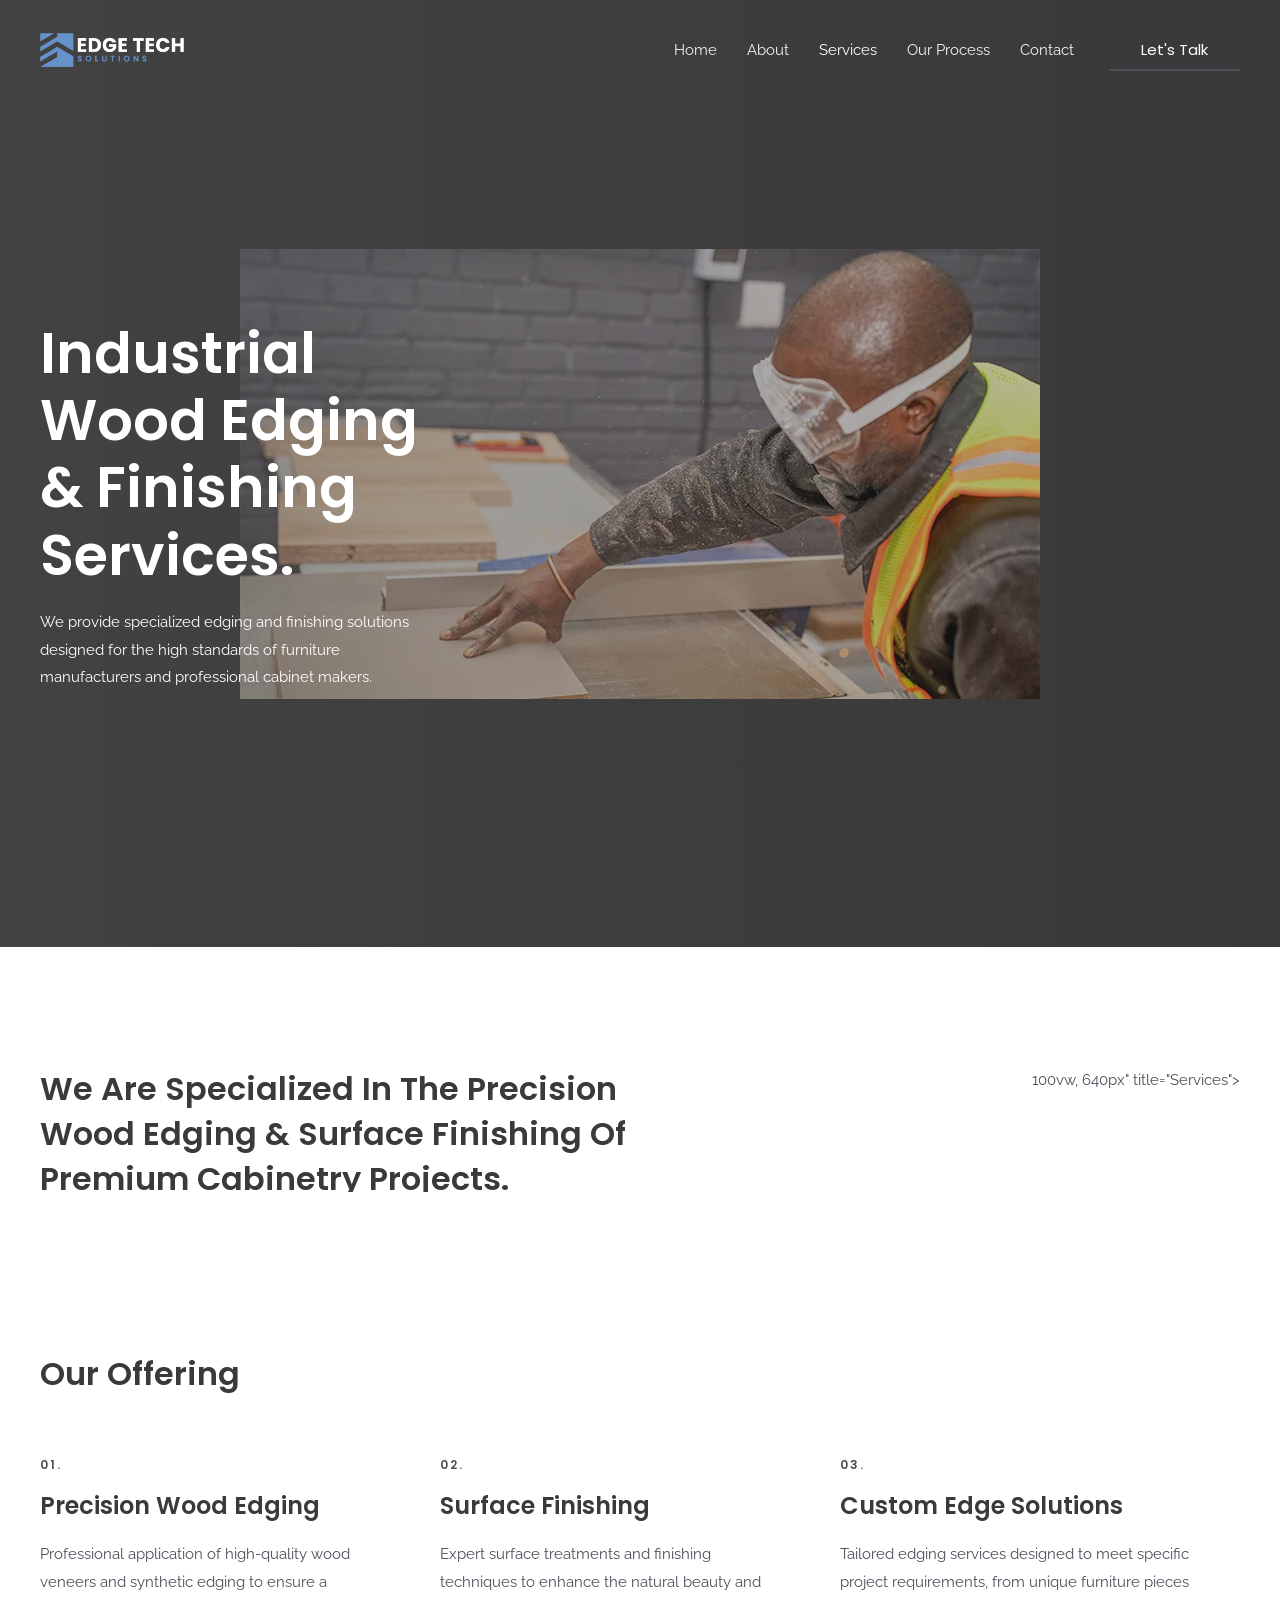
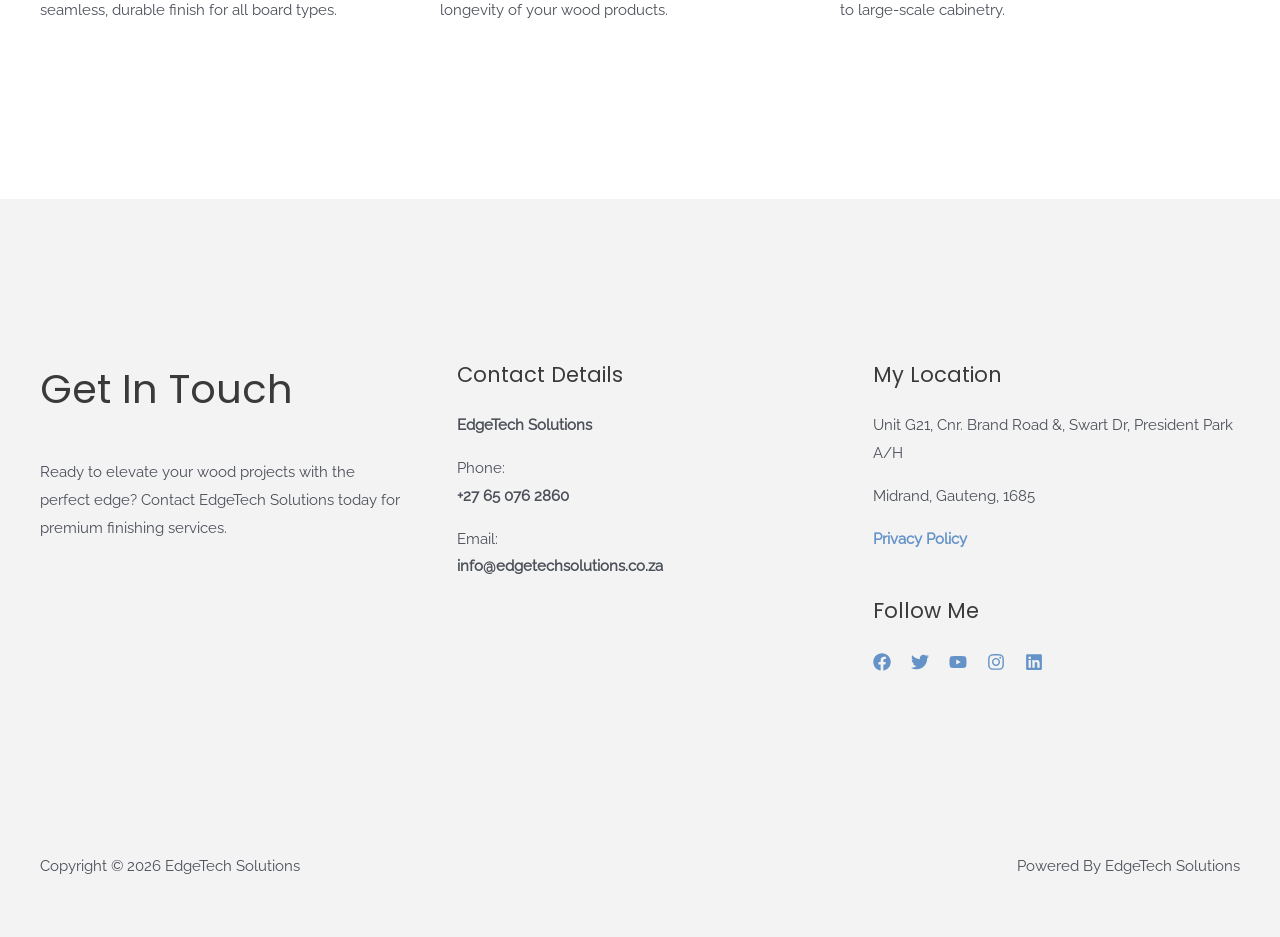
<file: services.html>
<!DOCTYPE html>
<html lang="en-ZA">
<head>
<meta charset="UTF-8">
<meta name="viewport" content="width=device-width, initial-scale=1">
	 
	<title>Wood Edging & Surface Finishing Services | EdgeTech Solutions</title>
<link rel="stylesheet" id="et-bundle" href="css/services.bundle.css"/>




<!-- SureRank Meta Data -->
<meta name="description" content="Precision wood edging, surface finishing and custom edge solutions for premium cabinetry - high-volume production with artisanal quality in Midrand.">
<meta name="robots" content="index, follow">
<meta property="og:url" content="https://www.edgetechsolutions.co.za/services/">
<meta property="og:site_name" content="EdgeTech Solutions">
<meta property="og:locale" content="en_US">
<meta property="og:type" content="article">
<meta property="og:title" content="Wood Edging & Surface Finishing Services | EdgeTech Solutions">
<meta property="og:description" content="Industrial Wood Edging &amp; Finishing Services. We provide specialized edging and finishing solutions designed for the high standards of furniture manufacturers">
<meta property="article:published_time" content="2026-02-11T10:11:12+02:00">
<meta property="article:modified_time" content="2026-03-09T10:56:29+00:00">
<meta name="twitter:card" content="summary_large_image">
<meta name="twitter:title" content="Services - EdgeTech Solutions">
<meta name="twitter:description" content="Industrial Wood Edging &amp; Finishing Services. We provide specialized edging and finishing solutions designed for the high standards of furniture manufacturers">

<!-- /SureRank Meta Data -->
<style id="wp-img-auto-sizes-contain-inline-css">
img:is([sizes=auto i],[sizes^="auto," i]){contain-intrinsic-size:3000px 1500px}
/*# sourceURL=wp-img-auto-sizes-contain-inline-css */
</style>

<style id="astra-theme-css-inline-css">
:root{--ast-post-nav-space:0;--ast-container-default-xlg-padding:6.67em;--ast-container-default-lg-padding:5.67em;--ast-container-default-slg-padding:4.34em;--ast-container-default-md-padding:3.34em;--ast-container-default-sm-padding:6.67em;--ast-container-default-xs-padding:2.4em;--ast-container-default-xxs-padding:1.4em;--ast-code-block-background:#EEEEEE;--ast-comment-inputs-background:#FAFAFA;--ast-normal-container-width:1200px;--ast-narrow-container-width:750px;--ast-blog-title-font-weight:normal;--ast-blog-meta-weight:inherit;--ast-global-color-primary:var(--ast-global-color-4);--ast-global-color-secondary:var(--ast-global-color-5);--ast-global-color-alternate-background:var(--ast-global-color-6);--ast-global-color-subtle-background:var(--ast-global-color-7);--ast-bg-style-guide:var( --ast-global-color-secondary,--ast-global-color-5 );--ast-shadow-style-guide:0px 0px 4px 0 #00000057;--ast-global-dark-bg-style:#fff;--ast-global-dark-lfs:#fbfbfb;--ast-widget-bg-color:#fafafa;--ast-wc-container-head-bg-color:#fbfbfb;--ast-title-layout-bg:#eeeeee;--ast-search-border-color:#e7e7e7;--ast-lifter-hover-bg:#e6e6e6;--ast-gallery-block-color:#000;--srfm-color-input-label:var(--ast-global-color-2);}html{font-size:93.75%;}a,.page-title{color:var(--ast-global-color-0);}a:hover,a:focus{color:var(--ast-global-color-8);}body,button,input,select,textarea,.ast-button,.ast-custom-button{font-family:'Raleway',sans-serif;font-weight:400;font-size:15px;font-size:1rem;}blockquote{color:var(--ast-global-color-3);}p,.entry-content p{margin-bottom:1em;}h1,h2,h3,h4,h5,h6,.entry-content :where(h1,h2,h3,h4,h5,h6),.site-title,.site-title a{font-family:'Poppins',sans-serif;font-weight:600;line-height:1.2em;text-transform:capitalize;}.site-title{font-size:27px;font-size:1.8rem;display:none;}header .custom-logo-link img{max-width:144px;width:144px;}.astra-logo-svg{width:144px;}.site-header .site-description{font-size:14px;font-size:0.93333333333333rem;display:none;}.entry-title{font-size:30px;font-size:2rem;}.archive .ast-article-post .ast-article-inner,.blog .ast-article-post .ast-article-inner,.archive .ast-article-post .ast-article-inner:hover,.blog .ast-article-post .ast-article-inner:hover{overflow:hidden;}h1,.entry-content :where(h1){font-size:56px;font-size:3.7333333333333rem;font-family:'Poppins',sans-serif;line-height:1.2em;text-transform:capitalize;}h2,.entry-content :where(h2){font-size:40px;font-size:2.6666666666667rem;font-family:'Poppins',sans-serif;line-height:1.2em;text-transform:capitalize;}h3,.entry-content :where(h3){font-size:32px;font-size:2.1333333333333rem;font-family:'Poppins',sans-serif;line-height:1.4em;text-transform:capitalize;}h4,.entry-content :where(h4){font-size:24px;font-size:1.6rem;line-height:1.2em;font-family:'Poppins',sans-serif;text-transform:capitalize;}h5,.entry-content :where(h5){font-size:20px;font-size:1.3333333333333rem;line-height:1.2em;font-family:'Poppins',sans-serif;text-transform:capitalize;}h6,.entry-content :where(h6){font-size:12px;font-size:0.8rem;line-height:1.25em;font-family:'Poppins',sans-serif;text-transform:capitalize;}::selection{background-color:var(--ast-global-color-0);color:#000000;}body,h1,h2,h3,h4,h5,h6,.entry-title a,.entry-content :where(h1,h2,h3,h4,h5,h6){color:var(--ast-global-color-3);}.tagcloud a:hover,.tagcloud a:focus,.tagcloud a.current-item{color:#000000;border-color:var(--ast-global-color-0);background-color:var(--ast-global-color-0);}input:focus,input[type="text"]:focus,input[type="email"]:focus,input[type="url"]:focus,input[type="password"]:focus,input[type="reset"]:focus,input[type="search"]:focus,textarea:focus{border-color:var(--ast-global-color-0);}input[type="radio"]:checked,input[type=reset],input[type="checkbox"]:checked,input[type="checkbox"]:hover:checked,input[type="checkbox"]:focus:checked,input[type=range]::-webkit-slider-thumb{border-color:var(--ast-global-color-0);background-color:var(--ast-global-color-0);box-shadow:none;}.site-footer a:hover + .post-count,.site-footer a:focus + .post-count{background:var(--ast-global-color-0);border-color:var(--ast-global-color-0);}.single .nav-links .nav-previous,.single .nav-links .nav-next{color:var(--ast-global-color-0);}.entry-meta,.entry-meta *{line-height:1.45;color:var(--ast-global-color-0);}.entry-meta a:not(.ast-button):hover,.entry-meta a:not(.ast-button):hover *,.entry-meta a:not(.ast-button):focus,.entry-meta a:not(.ast-button):focus *,.page-links > .page-link,.page-links .page-link:hover,.post-navigation a:hover{color:var(--ast-global-color-8);}#cat option,.secondary .calendar_wrap thead a,.secondary .calendar_wrap thead a:visited{color:var(--ast-global-color-0);}.secondary .calendar_wrap #today,.ast-progress-val span{background:var(--ast-global-color-0);}.secondary a:hover + .post-count,.secondary a:focus + .post-count{background:var(--ast-global-color-0);border-color:var(--ast-global-color-0);}.calendar_wrap #today > a{color:#000000;}.page-links .page-link,.single .post-navigation a{color:var(--ast-global-color-0);}.ast-header-break-point .main-header-bar .ast-button-wrap .menu-toggle{border-radius:0px;}.ast-search-menu-icon .search-form button.search-submit{padding:0 4px;}.ast-search-menu-icon form.search-form{padding-right:0;}.ast-header-search .ast-search-menu-icon.ast-dropdown-active .search-form,.ast-header-search .ast-search-menu-icon.ast-dropdown-active .search-field:focus{transition:all 0.2s;}.search-form input.search-field:focus{outline:none;}.ast-mobile-header-content .ast-builder-layout-element:not(.ast-builder-menu):not(.ast-header-divider-element),.ast-mobile-popup-content .ast-builder-layout-element:not(.ast-builder-menu):not(.ast-header-divider-element){padding:15px 20px;}.wp-block-latest-posts > li > a{color:var(--ast-global-color-2);}.widget-title{font-size:21px;font-size:1.4rem;color:var(--ast-global-color-3);}.ast-search-menu-icon.slide-search a:focus-visible:focus-visible,.astra-search-icon:focus-visible,#close:focus-visible,a:focus-visible,.ast-menu-toggle:focus-visible,.site .skip-link:focus-visible,.wp-block-loginout input:focus-visible,.wp-block-search.wp-block-search__button-inside .wp-block-search__inside-wrapper,.ast-header-navigation-arrow:focus-visible,.ast-orders-table__row .ast-orders-table__cell:focus-visible,a#ast-apply-coupon:focus-visible,#ast-apply-coupon:focus-visible,#close:focus-visible,.button.search-submit:focus-visible,#search_submit:focus,.normal-search:focus-visible,.ast-header-account-wrap:focus-visible,.astra-cart-drawer-close:focus,.ast-single-variation:focus,.ast-button:focus,.ast-builder-button-wrap:has(.ast-custom-button-link:focus),.ast-builder-button-wrap .ast-custom-button-link:focus{outline-style:dotted;outline-color:inherit;outline-width:thin;}input:focus,input[type="text"]:focus,input[type="email"]:focus,input[type="url"]:focus,input[type="password"]:focus,input[type="reset"]:focus,input[type="search"]:focus,input[type="number"]:focus,textarea:focus,.wp-block-search__input:focus,[data-section="section-header-mobile-trigger"] .ast-button-wrap .ast-mobile-menu-trigger-minimal:focus,.ast-mobile-popup-drawer.active .menu-toggle-close:focus,#ast-scroll-top:focus,#coupon_code:focus,#ast-coupon-code:focus{border-style:dotted;border-color:inherit;border-width:thin;}input{outline:none;}.site-logo-img img{ transition:all 0.2s linear;}body .ast-oembed-container *{position:absolute;top:0;width:100%;height:100%;left:0;}body .wp-block-embed-pocket-casts .ast-oembed-container *{position:unset;}.ast-single-post-featured-section + article {margin-top: 2em;}.site-content .ast-single-post-featured-section img {width: 100%;overflow: hidden;object-fit: cover;}.site > .ast-single-related-posts-container {margin-top: 0;}@media (min-width: 769px) {.ast-desktop .ast-container--narrow {max-width: var(--ast-narrow-container-width);margin: 0 auto;}}.ast-page-builder-template .hentry {margin: 0;}.ast-page-builder-template .site-content > .ast-container {max-width: 100%;padding: 0;}.ast-page-builder-template .site .site-content #primary {padding: 0;margin: 0;}.ast-page-builder-template .no-results {text-align: center;margin: 4em auto;}.ast-page-builder-template .ast-pagination {padding: 2em;}.ast-page-builder-template .entry-header.ast-no-title.ast-no-thumbnail {margin-top: 0;}.ast-page-builder-template .entry-header.ast-header-without-markup {margin-top: 0;margin-bottom: 0;}.ast-page-builder-template .entry-header.ast-no-title.ast-no-meta {margin-bottom: 0;}.ast-page-builder-template.single .post-navigation {padding-bottom: 2em;}.ast-page-builder-template.single-post .site-content > .ast-container {max-width: 100%;}.ast-page-builder-template .entry-header {margin-top: 4em;margin-left: auto;margin-right: auto;padding-left: 20px;padding-right: 20px;}.single.ast-page-builder-template .entry-header {padding-left: 20px;padding-right: 20px;}.ast-page-builder-template .ast-archive-description {margin: 4em auto 0;padding-left: 20px;padding-right: 20px;}.ast-page-builder-template.ast-no-sidebar .entry-content .alignwide {margin-left: 0;margin-right: 0;}@media (max-width:768.9px){#ast-desktop-header{display:none;}}@media (min-width:769px){#ast-mobile-header{display:none;}}.wp-block-buttons.aligncenter{justify-content:center;}.wp-block-buttons .wp-block-button.is-style-outline .wp-block-button__link.wp-element-button,.ast-outline-button,.wp-block-uagb-buttons-child .uagb-buttons-repeater.ast-outline-button{border-color:var(--ast-global-color-3);border-top-width:2px;border-right-width:2px;border-bottom-width:2px;border-left-width:2px;font-family:'Poppins',sans-serif;font-weight:600;font-size:14px;font-size:0.93333333333333rem;line-height:1em;border-top-left-radius:0px;border-top-right-radius:0px;border-bottom-right-radius:0px;border-bottom-left-radius:0px;}.wp-block-button.is-style-outline .wp-block-button__link:hover,.wp-block-buttons .wp-block-button.is-style-outline .wp-block-button__link:focus,.wp-block-buttons .wp-block-button.is-style-outline > .wp-block-button__link:not(.has-text-color):hover,.wp-block-buttons .wp-block-button.wp-block-button__link.is-style-outline:not(.has-text-color):hover,.ast-outline-button:hover,.ast-outline-button:focus,.wp-block-uagb-buttons-child .uagb-buttons-repeater.ast-outline-button:hover,.wp-block-uagb-buttons-child .uagb-buttons-repeater.ast-outline-button:focus{background-color:rgba(0,0,0,0);border-color:var(--ast-global-color-2);}.wp-block-button .wp-block-button__link.wp-element-button.is-style-outline:not(.has-background),.wp-block-button.is-style-outline>.wp-block-button__link.wp-element-button:not(.has-background),.ast-outline-button{background-color:rgba(131,149,149,0);}.uagb-buttons-repeater.ast-outline-button{border-radius:9999px;}.entry-content[data-ast-blocks-layout] > figure{margin-bottom:1em;}@media (max-width:768px){.ast-left-sidebar #content > .ast-container{display:flex;flex-direction:column-reverse;width:100%;}.ast-separate-container .ast-article-post,.ast-separate-container .ast-article-single{padding:1.5em 2.14em;}.ast-author-box img.avatar{margin:20px 0 0 0;}}@media (min-width:769px){.ast-separate-container.ast-right-sidebar #primary,.ast-separate-container.ast-left-sidebar #primary{border:0;}.search-no-results.ast-separate-container #primary{margin-bottom:4em;}}.elementor-widget-button .elementor-button{border-style:solid;text-decoration:none;border-top-width:0;border-right-width:0;border-left-width:0;border-bottom-width:2px;}.elementor-button.elementor-size-sm,.elementor-button.elementor-size-xs,.elementor-button.elementor-size-md,.elementor-button.elementor-size-lg,.elementor-button.elementor-size-xl,.elementor-button{border-top-left-radius:0px;border-top-right-radius:0px;border-bottom-right-radius:0px;border-bottom-left-radius:0px;padding-top:8px;padding-right:0px;padding-bottom:8px;padding-left:0px;}.elementor-widget-button .elementor-button{border-color:var(--ast-global-color-3);background-color:rgba(131,149,149,0);}.elementor-widget-button .elementor-button:hover,.elementor-widget-button .elementor-button:focus{color:var(--ast-global-color-2);background-color:rgba(0,0,0,0);border-color:var(--ast-global-color-2);}.wp-block-button .wp-block-button__link ,.elementor-widget-button .elementor-button,.elementor-widget-button .elementor-button:visited{color:var(--ast-global-color-2);}.elementor-widget-button .elementor-button{font-family:'Poppins',sans-serif;font-weight:600;font-size:14px;font-size:0.93333333333333rem;line-height:1em;text-transform:capitalize;letter-spacing:0;}body .elementor-button.elementor-size-sm,body .elementor-button.elementor-size-xs,body .elementor-button.elementor-size-md,body .elementor-button.elementor-size-lg,body .elementor-button.elementor-size-xl,body .elementor-button{font-size:14px;font-size:0.93333333333333rem;}.wp-block-button .wp-block-button__link:hover,.wp-block-button .wp-block-button__link:focus{color:var(--ast-global-color-2);background-color:rgba(0,0,0,0);border-color:var(--ast-global-color-2);}.elementor-widget-heading h1.elementor-heading-title{line-height:1.2em;}.elementor-widget-heading h2.elementor-heading-title{line-height:1.2em;}.elementor-widget-heading h3.elementor-heading-title{line-height:1.4em;}.elementor-widget-heading h4.elementor-heading-title{line-height:1.2em;}.elementor-widget-heading h5.elementor-heading-title{line-height:1.2em;}.elementor-widget-heading h6.elementor-heading-title{line-height:1.25em;}.wp-block-button .wp-block-button__link,.wp-block-search .wp-block-search__button,body .wp-block-file .wp-block-file__button{border-style:solid;border-bottom-width:2px;border-color:var(--ast-global-color-3);background-color:rgba(131,149,149,0);color:var(--ast-global-color-2);font-family:'Poppins',sans-serif;font-weight:600;line-height:1em;text-transform:capitalize;letter-spacing:0;font-size:14px;font-size:0.93333333333333rem;border-top-left-radius:0px;border-top-right-radius:0px;border-bottom-right-radius:0px;border-bottom-left-radius:0px;padding-top:8px;padding-right:0px;padding-bottom:8px;padding-left:0px;}.menu-toggle,button,.ast-button,.ast-custom-button,.button,input#submit,input[type="button"],input[type="submit"],input[type="reset"],form[CLASS*="wp-block-search__"].wp-block-search .wp-block-search__inside-wrapper .wp-block-search__button,body .wp-block-file .wp-block-file__button{border-style:solid;border-top-width:0;border-right-width:0;border-left-width:0;border-bottom-width:2px;color:var(--ast-global-color-2);border-color:var(--ast-global-color-3);background-color:rgba(131,149,149,0);padding-top:8px;padding-right:0px;padding-bottom:8px;padding-left:0px;font-family:'Poppins',sans-serif;font-weight:600;font-size:14px;font-size:0.93333333333333rem;line-height:1em;text-transform:capitalize;letter-spacing:0;border-top-left-radius:0px;border-top-right-radius:0px;border-bottom-right-radius:0px;border-bottom-left-radius:0px;}button:focus,.menu-toggle:hover,button:hover,.ast-button:hover,.ast-custom-button:hover .button:hover,.ast-custom-button:hover ,input[type=reset]:hover,input[type=reset]:focus,input#submit:hover,input#submit:focus,input[type="button"]:hover,input[type="button"]:focus,input[type="submit"]:hover,input[type="submit"]:focus,form[CLASS*="wp-block-search__"].wp-block-search .wp-block-search__inside-wrapper .wp-block-search__button:hover,form[CLASS*="wp-block-search__"].wp-block-search .wp-block-search__inside-wrapper .wp-block-search__button:focus,body .wp-block-file .wp-block-file__button:hover,body .wp-block-file .wp-block-file__button:focus{color:var(--ast-global-color-2);background-color:rgba(0,0,0,0);border-color:var(--ast-global-color-2);}@media (max-width:768px){.ast-mobile-header-stack .main-header-bar .ast-search-menu-icon{display:inline-block;}.ast-header-break-point.ast-header-custom-item-outside .ast-mobile-header-stack .main-header-bar .ast-search-icon{margin:0;}.ast-comment-avatar-wrap img{max-width:2.5em;}.ast-comment-meta{padding:0 1.8888em 1.3333em;}.ast-separate-container .ast-comment-list li.depth-1{padding:1.5em 2.14em;}.ast-separate-container .comment-respond{padding:2em 2.14em;}}@media (min-width:544px){.ast-container{max-width:100%;}}@media (max-width:544px){.ast-separate-container .ast-article-post,.ast-separate-container .ast-article-single,.ast-separate-container .comments-title,.ast-separate-container .ast-archive-description{padding:1.5em 1em;}.ast-separate-container #content .ast-container{padding-left:0.54em;padding-right:0.54em;}.ast-separate-container .ast-comment-list .bypostauthor{padding:.5em;}.ast-search-menu-icon.ast-dropdown-active .search-field{width:170px;}} #ast-mobile-header .ast-site-header-cart-li a{pointer-events:none;}body,.ast-separate-container{background-color:var(--ast-global-color-4);background-image:none;}@media (max-width:768px){.site-title{display:none;}.site-header .site-description{display:none;}h1,.entry-content :where(h1){font-size:40px;font-size:2.6666666666667rem;}h2,.entry-content :where(h2){font-size:32px;font-size:2.1333333333333rem;}h3,.entry-content :where(h3){font-size:26px;font-size:1.7333333333333rem;}h4,.entry-content :where(h4){font-size:22px;font-size:1.4666666666667rem;}h5,.entry-content :where(h5){font-size:18px;font-size:1.2rem;}h6,.entry-content :where(h6){font-size:11px;font-size:0.73333333333333rem;}}@media (max-width:544px){.site-title{display:none;}.site-header .site-description{display:none;}h1,.entry-content :where(h1){font-size:32px;font-size:2.1333333333333rem;}h2,.entry-content :where(h2){font-size:28px;font-size:1.8666666666667rem;}h3,.entry-content :where(h3){font-size:24px;font-size:1.6rem;}h4,.entry-content :where(h4){font-size:20px;font-size:1.3333333333333rem;}h5,.entry-content :where(h5){font-size:16px;font-size:1.0666666666667rem;}h6,.entry-content :where(h6){font-size:11px;font-size:0.73333333333333rem;}header .custom-logo-link img,.ast-header-break-point .site-branding img,.ast-header-break-point .custom-logo-link img{max-width:144px;width:144px;}.astra-logo-svg{width:144px;}.ast-header-break-point .site-logo-img .custom-mobile-logo-link img{max-width:144px;}}@media (max-width:768px){html{font-size:85.5%;}}@media (max-width:544px){html{font-size:85.5%;}}@media (min-width:769px){.ast-container{max-width:1240px;}}@media (min-width:769px){.site-content .ast-container{display:flex;}}@media (max-width:768px){.site-content .ast-container{flex-direction:column;}}.entry-content :where(h1,h2,h3,h4,h5,h6){clear:none;}@media (min-width:769px){.main-header-menu .sub-menu .menu-item.ast-left-align-sub-menu:hover > .sub-menu,.main-header-menu .sub-menu .menu-item.ast-left-align-sub-menu.focus > .sub-menu{margin-left:-0px;}}.ast-theme-transparent-header [data-section="section-header-mobile-trigger"] .ast-button-wrap .ast-mobile-menu-trigger-fill,.ast-theme-transparent-header [data-section="section-header-mobile-trigger"] .ast-button-wrap .ast-mobile-menu-trigger-minimal{border:none;}.site .comments-area{padding-bottom:3em;}.footer-widget-area[data-section^="section-fb-html-"] .ast-builder-html-element{text-align:center;}.wp-block-file {display: flex;align-items: center;flex-wrap: wrap;justify-content: space-between;}.wp-block-pullquote {border: none;}.wp-block-pullquote blockquote::before {content: "\201D";font-family: "Helvetica",sans-serif;display: flex;transform: rotate( 180deg );font-size: 6rem;font-style: normal;line-height: 1;font-weight: bold;align-items: center;justify-content: center;}.has-text-align-right > blockquote::before {justify-content: flex-start;}.has-text-align-left > blockquote::before {justify-content: flex-end;}figure.wp-block-pullquote.is-style-solid-color blockquote {max-width: 100%;text-align: inherit;}:root {--wp--custom--ast-default-block-top-padding: 3em;--wp--custom--ast-default-block-right-padding: 3em;--wp--custom--ast-default-block-bottom-padding: 3em;--wp--custom--ast-default-block-left-padding: 3em;--wp--custom--ast-container-width: 1200px;--wp--custom--ast-content-width-size: 1200px;--wp--custom--ast-wide-width-size: calc(1200px + var(--wp--custom--ast-default-block-left-padding) + var(--wp--custom--ast-default-block-right-padding));}.ast-narrow-container {--wp--custom--ast-content-width-size: 750px;--wp--custom--ast-wide-width-size: 750px;}@media(max-width: 768px) {:root {--wp--custom--ast-default-block-top-padding: 3em;--wp--custom--ast-default-block-right-padding: 2em;--wp--custom--ast-default-block-bottom-padding: 3em;--wp--custom--ast-default-block-left-padding: 2em;}}@media(max-width: 544px) {:root {--wp--custom--ast-default-block-top-padding: 3em;--wp--custom--ast-default-block-right-padding: 1.5em;--wp--custom--ast-default-block-bottom-padding: 3em;--wp--custom--ast-default-block-left-padding: 1.5em;}}.entry-content > .wp-block-group,.entry-content > .wp-block-cover,.entry-content > .wp-block-columns {padding-top: var(--wp--custom--ast-default-block-top-padding);padding-right: var(--wp--custom--ast-default-block-right-padding);padding-bottom: var(--wp--custom--ast-default-block-bottom-padding);padding-left: var(--wp--custom--ast-default-block-left-padding);}.ast-plain-container.ast-no-sidebar .entry-content > .alignfull,.ast-page-builder-template .ast-no-sidebar .entry-content > .alignfull {margin-left: calc( -50vw + 50%);margin-right: calc( -50vw + 50%);max-width: 100vw;width: 100vw;}.ast-plain-container.ast-no-sidebar .entry-content .alignfull .alignfull,.ast-page-builder-template.ast-no-sidebar .entry-content .alignfull .alignfull,.ast-plain-container.ast-no-sidebar .entry-content .alignfull .alignwide,.ast-page-builder-template.ast-no-sidebar .entry-content .alignfull .alignwide,.ast-plain-container.ast-no-sidebar .entry-content .alignwide .alignfull,.ast-page-builder-template.ast-no-sidebar .entry-content .alignwide .alignfull,.ast-plain-container.ast-no-sidebar .entry-content .alignwide .alignwide,.ast-page-builder-template.ast-no-sidebar .entry-content .alignwide .alignwide,.ast-plain-container.ast-no-sidebar .entry-content .wp-block-column .alignfull,.ast-page-builder-template.ast-no-sidebar .entry-content .wp-block-column .alignfull,.ast-plain-container.ast-no-sidebar .entry-content .wp-block-column .alignwide,.ast-page-builder-template.ast-no-sidebar .entry-content .wp-block-column .alignwide {margin-left: auto;margin-right: auto;width: 100%;}[data-ast-blocks-layout] .wp-block-separator:not(.is-style-dots) {height: 0;}[data-ast-blocks-layout] .wp-block-separator {margin: 20px auto;}[data-ast-blocks-layout] .wp-block-separator:not(.is-style-wide):not(.is-style-dots) {max-width: 100px;}[data-ast-blocks-layout] .wp-block-separator.has-background {padding: 0;}.entry-content[data-ast-blocks-layout] > * {max-width: var(--wp--custom--ast-content-width-size);margin-left: auto;margin-right: auto;}.entry-content[data-ast-blocks-layout] > .alignwide {max-width: var(--wp--custom--ast-wide-width-size);}.entry-content[data-ast-blocks-layout] .alignfull {max-width: none;}.entry-content .wp-block-columns {margin-bottom: 0;}blockquote {margin: 1.5em;border-color: rgba(0,0,0,0.05);}.wp-block-quote:not(.has-text-align-right):not(.has-text-align-center) {border-left: 5px solid rgba(0,0,0,0.05);}.has-text-align-right > blockquote,blockquote.has-text-align-right {border-right: 5px solid rgba(0,0,0,0.05);}.has-text-align-left > blockquote,blockquote.has-text-align-left {border-left: 5px solid rgba(0,0,0,0.05);}.wp-block-site-tagline,.wp-block-latest-posts .read-more {margin-top: 15px;}.wp-block-loginout p label {display: block;}.wp-block-loginout p:not(.login-remember):not(.login-submit) input {width: 100%;}.wp-block-loginout input:focus {border-color: transparent;}.wp-block-loginout input:focus {outline: thin dotted;}.entry-content .wp-block-media-text .wp-block-media-text__content {padding: 0 0 0 8%;}.entry-content .wp-block-media-text.has-media-on-the-right .wp-block-media-text__content {padding: 0 8% 0 0;}.entry-content .wp-block-media-text.has-background .wp-block-media-text__content {padding: 8%;}.entry-content .wp-block-cover:not([class*="background-color"]):not(.has-text-color.has-link-color) .wp-block-cover__inner-container,.entry-content .wp-block-cover:not([class*="background-color"]) .wp-block-cover-image-text,.entry-content .wp-block-cover:not([class*="background-color"]) .wp-block-cover-text,.entry-content .wp-block-cover-image:not([class*="background-color"]) .wp-block-cover__inner-container,.entry-content .wp-block-cover-image:not([class*="background-color"]) .wp-block-cover-image-text,.entry-content .wp-block-cover-image:not([class*="background-color"]) .wp-block-cover-text {color: var(--ast-global-color-primary,var(--ast-global-color-5));}.wp-block-loginout .login-remember input {width: 1.1rem;height: 1.1rem;margin: 0 5px 4px 0;vertical-align: middle;}.wp-block-latest-posts > li > *:first-child,.wp-block-latest-posts:not(.is-grid) > li:first-child {margin-top: 0;}.entry-content > .wp-block-buttons,.entry-content > .wp-block-uagb-buttons {margin-bottom: 1.5em;}.wp-block-search__inside-wrapper .wp-block-search__input {padding: 0 10px;color: var(--ast-global-color-3);background: var(--ast-global-color-primary,var(--ast-global-color-5));border-color: var(--ast-border-color);}.wp-block-latest-posts .read-more {margin-bottom: 1.5em;}.wp-block-search__no-button .wp-block-search__inside-wrapper .wp-block-search__input {padding-top: 5px;padding-bottom: 5px;}.wp-block-latest-posts .wp-block-latest-posts__post-date,.wp-block-latest-posts .wp-block-latest-posts__post-author {font-size: 1rem;}.wp-block-latest-posts > li > *,.wp-block-latest-posts:not(.is-grid) > li {margin-top: 12px;margin-bottom: 12px;}.ast-page-builder-template .entry-content[data-ast-blocks-layout] > .alignwide:where(:not(.uagb-is-root-container):not(.spectra-is-root-container)) > * {max-width: var(--wp--custom--ast-wide-width-size);}.ast-page-builder-template .entry-content[data-ast-blocks-layout] > .inherit-container-width > *,.ast-page-builder-template .entry-content[data-ast-blocks-layout] > *:not(.wp-block-group):where(:not(.uagb-is-root-container):not(.spectra-is-root-container)) > *,.entry-content[data-ast-blocks-layout] > .wp-block-cover .wp-block-cover__inner-container {max-width: none ;margin-left: auto;margin-right: auto;}.ast-page-builder-template .entry-content[data-ast-blocks-layout] > *,.ast-page-builder-template .entry-content[data-ast-blocks-layout] > .alignfull:where(:not(.wp-block-group):not(.uagb-is-root-container):not(.spectra-is-root-container)) > * {max-width: none;}.entry-content[data-ast-blocks-layout] .wp-block-cover:not(.alignleft):not(.alignright) {width: auto;}@media(max-width: 1200px) {.ast-separate-container .entry-content > .alignfull,.ast-separate-container .entry-content[data-ast-blocks-layout] > .alignwide,.ast-plain-container .entry-content[data-ast-blocks-layout] > .alignwide,.ast-plain-container .entry-content .alignfull {margin-left: calc(-1 * min(var(--ast-container-default-xlg-padding),20px)) ;margin-right: calc(-1 * min(var(--ast-container-default-xlg-padding),20px));}}@media(min-width: 1201px) {.ast-separate-container .entry-content > .alignfull {margin-left: calc(-1 * var(--ast-container-default-xlg-padding) );margin-right: calc(-1 * var(--ast-container-default-xlg-padding) );}.ast-separate-container .entry-content[data-ast-blocks-layout] > .alignwide,.ast-plain-container .entry-content[data-ast-blocks-layout] > .alignwide {margin-left: auto;margin-right: auto;}}@media(min-width: 768px) {.ast-separate-container .entry-content .wp-block-group.alignwide:not(.inherit-container-width) > :where(:not(.alignleft):not(.alignright)),.ast-plain-container .entry-content .wp-block-group.alignwide:not(.inherit-container-width) > :where(:not(.alignleft):not(.alignright)) {max-width: calc( var(--wp--custom--ast-content-width-size) + 80px );}.ast-plain-container.ast-right-sidebar .entry-content[data-ast-blocks-layout] .alignfull,.ast-plain-container.ast-left-sidebar .entry-content[data-ast-blocks-layout] .alignfull {margin-left: -60px;margin-right: -60px;}}@media(min-width: 544px) {.entry-content > .alignleft {margin-right: 20px;}.entry-content > .alignright {margin-left: 20px;}}@media (max-width:544px){.wp-block-columns .wp-block-column:not(:last-child){margin-bottom:20px;}.wp-block-latest-posts{margin:0;}}@media( max-width: 600px ) {.entry-content .wp-block-media-text .wp-block-media-text__content,.entry-content .wp-block-media-text.has-media-on-the-right .wp-block-media-text__content {padding: 8% 0 0;}.entry-content .wp-block-media-text.has-background .wp-block-media-text__content {padding: 8%;}}.ast-page-builder-template .entry-header {padding-left: 0;}.ast-narrow-container .site-content .wp-block-uagb-image--align-full .wp-block-uagb-image__figure {max-width: 100%;margin-left: auto;margin-right: auto;}:root .has-ast-global-color-0-color{color:var(--ast-global-color-0);}:root .has-ast-global-color-0-background-color{background-color:var(--ast-global-color-0);}:root .wp-block-button .has-ast-global-color-0-color{color:var(--ast-global-color-0);}:root .wp-block-button .has-ast-global-color-0-background-color{background-color:var(--ast-global-color-0);}:root .has-ast-global-color-1-color{color:var(--ast-global-color-1);}:root .has-ast-global-color-1-background-color{background-color:var(--ast-global-color-1);}:root .wp-block-button .has-ast-global-color-1-color{color:var(--ast-global-color-1);}:root .wp-block-button .has-ast-global-color-1-background-color{background-color:var(--ast-global-color-1);}:root .has-ast-global-color-2-color{color:var(--ast-global-color-2);}:root .has-ast-global-color-2-background-color{background-color:var(--ast-global-color-2);}:root .wp-block-button .has-ast-global-color-2-color{color:var(--ast-global-color-2);}:root .wp-block-button .has-ast-global-color-2-background-color{background-color:var(--ast-global-color-2);}:root .has-ast-global-color-3-color{color:var(--ast-global-color-3);}:root .has-ast-global-color-3-background-color{background-color:var(--ast-global-color-3);}:root .wp-block-button .has-ast-global-color-3-color{color:var(--ast-global-color-3);}:root .wp-block-button .has-ast-global-color-3-background-color{background-color:var(--ast-global-color-3);}:root .has-ast-global-color-4-color{color:var(--ast-global-color-4);}:root .has-ast-global-color-4-background-color{background-color:var(--ast-global-color-4);}:root .wp-block-button .has-ast-global-color-4-color{color:var(--ast-global-color-4);}:root .wp-block-button .has-ast-global-color-4-background-color{background-color:var(--ast-global-color-4);}:root .has-ast-global-color-5-color{color:var(--ast-global-color-5);}:root .has-ast-global-color-5-background-color{background-color:var(--ast-global-color-5);}:root .wp-block-button .has-ast-global-color-5-color{color:var(--ast-global-color-5);}:root .wp-block-button .has-ast-global-color-5-background-color{background-color:var(--ast-global-color-5);}:root .has-ast-global-color-6-color{color:var(--ast-global-color-6);}:root .has-ast-global-color-6-background-color{background-color:var(--ast-global-color-6);}:root .wp-block-button .has-ast-global-color-6-color{color:var(--ast-global-color-6);}:root .wp-block-button .has-ast-global-color-6-background-color{background-color:var(--ast-global-color-6);}:root .has-ast-global-color-7-color{color:var(--ast-global-color-7);}:root .has-ast-global-color-7-background-color{background-color:var(--ast-global-color-7);}:root .wp-block-button .has-ast-global-color-7-color{color:var(--ast-global-color-7);}:root .wp-block-button .has-ast-global-color-7-background-color{background-color:var(--ast-global-color-7);}:root .has-ast-global-color-8-color{color:var(--ast-global-color-8);}:root .has-ast-global-color-8-background-color{background-color:var(--ast-global-color-8);}:root .wp-block-button .has-ast-global-color-8-color{color:var(--ast-global-color-8);}:root .wp-block-button .has-ast-global-color-8-background-color{background-color:var(--ast-global-color-8);}:root{--ast-global-color-0:#6592c7;--ast-global-color-1:#3a3a3a;--ast-global-color-2:#3a3a3a;--ast-global-color-3:#4B4F58;--ast-global-color-4:#ffffff;--ast-global-color-5:#f3f3f3;--ast-global-color-6:#F2F5F7;--ast-global-color-7:#424242;--ast-global-color-8:#bfd1ff;}:root {--ast-border-color : var(--ast-global-color-0);}.ast-single-entry-banner {-js-display: flex;display: flex;flex-direction: column;justify-content: center;text-align: center;position: relative;background: var(--ast-title-layout-bg);}.ast-single-entry-banner[data-banner-layout="layout-1"] {max-width: 1200px;background: inherit;padding: 20px 0;}.ast-single-entry-banner[data-banner-width-type="custom"] {margin: 0 auto;width: 100%;}.ast-single-entry-banner + .site-content .entry-header {margin-bottom: 0;}.site .ast-author-avatar {--ast-author-avatar-size: ;}a.ast-underline-text {text-decoration: underline;}.ast-container > .ast-terms-link {position: relative;display: block;}a.ast-button.ast-badge-tax {padding: 4px 8px;border-radius: 3px;font-size: inherit;}header.entry-header{text-align:left;}header.entry-header .entry-title{font-size:30px;font-size:2rem;}header.entry-header > *:not(:last-child){margin-bottom:10px;}@media (max-width:768px){header.entry-header{text-align:left;}}@media (max-width:544px){header.entry-header{text-align:left;}}.ast-archive-entry-banner {-js-display: flex;display: flex;flex-direction: column;justify-content: center;text-align: center;position: relative;background: var(--ast-title-layout-bg);}.ast-archive-entry-banner[data-banner-width-type="custom"] {margin: 0 auto;width: 100%;}.ast-archive-entry-banner[data-banner-layout="layout-1"] {background: inherit;padding: 20px 0;text-align: left;}body.archive .ast-archive-description{max-width:1200px;width:100%;text-align:left;padding-top:3em;padding-right:3em;padding-bottom:3em;padding-left:3em;}body.archive .ast-archive-description .ast-archive-title,body.archive .ast-archive-description .ast-archive-title *{font-size:40px;font-size:2.6666666666667rem;}body.archive .ast-archive-description > *:not(:last-child){margin-bottom:10px;}@media (max-width:768px){body.archive .ast-archive-description{text-align:left;}}@media (max-width:544px){body.archive .ast-archive-description{text-align:left;}}@media (min-width:768px){.ast-theme-transparent-header #masthead{position:absolute;left:0;right:0;}.ast-theme-transparent-header .main-header-bar,.ast-theme-transparent-header.ast-header-break-point .main-header-bar{background:none;}body.elementor-editor-active.ast-theme-transparent-header #masthead,.fl-builder-edit .ast-theme-transparent-header #masthead,body.vc_editor.ast-theme-transparent-header #masthead,body.brz-ed.ast-theme-transparent-header #masthead{z-index:0;}.ast-header-break-point.ast-replace-site-logo-transparent.ast-theme-transparent-header .custom-mobile-logo-link{display:none;}.ast-header-break-point.ast-replace-site-logo-transparent.ast-theme-transparent-header .transparent-custom-logo{display:inline-block;}.ast-theme-transparent-header .ast-above-header,.ast-theme-transparent-header .ast-above-header.ast-above-header-bar{background-image:none;background-color:transparent;}.ast-theme-transparent-header .ast-below-header,.ast-theme-transparent-header .ast-below-header.ast-below-header-bar{background-image:none;background-color:transparent;}}.ast-theme-transparent-header .ast-builder-menu .main-header-menu,.ast-theme-transparent-header .ast-builder-menu .main-header-menu .menu-link,.ast-theme-transparent-header [CLASS*="ast-builder-menu-"] .main-header-menu .menu-item > .menu-link,.ast-theme-transparent-header .ast-masthead-custom-menu-items,.ast-theme-transparent-header .ast-masthead-custom-menu-items a,.ast-theme-transparent-header .ast-builder-menu .main-header-menu .menu-item > .ast-menu-toggle,.ast-theme-transparent-header .ast-builder-menu .main-header-menu .menu-item > .ast-menu-toggle,.ast-theme-transparent-header .ast-above-header-navigation a,.ast-header-break-point.ast-theme-transparent-header .ast-above-header-navigation a,.ast-header-break-point.ast-theme-transparent-header .ast-above-header-navigation > ul.ast-above-header-menu > .menu-item-has-children:not(.current-menu-item) > .ast-menu-toggle,.ast-theme-transparent-header .ast-below-header-menu,.ast-theme-transparent-header .ast-below-header-menu a,.ast-header-break-point.ast-theme-transparent-header .ast-below-header-menu a,.ast-header-break-point.ast-theme-transparent-header .ast-below-header-menu,.ast-theme-transparent-header .main-header-menu .menu-link{color:var(--ast-global-color-5);}.ast-theme-transparent-header .ast-builder-menu .main-header-menu .menu-item:hover > .menu-link,.ast-theme-transparent-header .ast-builder-menu .main-header-menu .menu-item:hover > .ast-menu-toggle,.ast-theme-transparent-header .ast-builder-menu .main-header-menu .ast-masthead-custom-menu-items a:hover,.ast-theme-transparent-header .ast-builder-menu .main-header-menu .focus > .menu-link,.ast-theme-transparent-header .ast-builder-menu .main-header-menu .focus > .ast-menu-toggle,.ast-theme-transparent-header .ast-builder-menu .main-header-menu .current-menu-item > .menu-link,.ast-theme-transparent-header .ast-builder-menu .main-header-menu .current-menu-ancestor > .menu-link,.ast-theme-transparent-header .ast-builder-menu .main-header-menu .current-menu-item > .ast-menu-toggle,.ast-theme-transparent-header .ast-builder-menu .main-header-menu .current-menu-ancestor > .ast-menu-toggle,.ast-theme-transparent-header [CLASS*="ast-builder-menu-"] .main-header-menu .current-menu-item > .menu-link,.ast-theme-transparent-header [CLASS*="ast-builder-menu-"] .main-header-menu .current-menu-ancestor > .menu-link,.ast-theme-transparent-header [CLASS*="ast-builder-menu-"] .main-header-menu .current-menu-item > .ast-menu-toggle,.ast-theme-transparent-header [CLASS*="ast-builder-menu-"] .main-header-menu .current-menu-ancestor > .ast-menu-toggle,.ast-theme-transparent-header .main-header-menu .menu-item:hover > .menu-link,.ast-theme-transparent-header .main-header-menu .current-menu-item > .menu-link,.ast-theme-transparent-header .main-header-menu .current-menu-ancestor > .menu-link{color:var(--ast-global-color-4);}.ast-theme-transparent-header .ast-builder-menu .main-header-menu .menu-item .sub-menu .menu-link,.ast-theme-transparent-header .main-header-menu .menu-item .sub-menu .menu-link{background-color:transparent;}@media (max-width:768px){.ast-theme-transparent-header #masthead{position:absolute;left:0;right:0;}.ast-theme-transparent-header .main-header-bar,.ast-theme-transparent-header.ast-header-break-point .main-header-bar{background:none;}body.elementor-editor-active.ast-theme-transparent-header #masthead,.fl-builder-edit .ast-theme-transparent-header #masthead,body.vc_editor.ast-theme-transparent-header #masthead,body.brz-ed.ast-theme-transparent-header #masthead{z-index:0;}.ast-header-break-point.ast-replace-site-logo-transparent.ast-theme-transparent-header .custom-mobile-logo-link{display:none;}.ast-header-break-point.ast-replace-site-logo-transparent.ast-theme-transparent-header .transparent-custom-logo{display:inline-block;}.ast-theme-transparent-header .ast-above-header,.ast-theme-transparent-header .ast-above-header.ast-above-header-bar{background-image:none;background-color:transparent;}.ast-theme-transparent-header .ast-below-header,.ast-theme-transparent-header .ast-below-header.ast-below-header-bar{background-image:none;background-color:transparent;}}@media (max-width:768px){.ast-theme-transparent-header .ast-builder-menu .main-header-menu,.ast-theme-transparent-header .ast-builder-menu .main-header-menu .menu-link,.ast-theme-transparent-header [CLASS*="ast-builder-menu-"] .main-header-menu .menu-item > .menu-link,.ast-theme-transparent-header .ast-masthead-custom-menu-items,.ast-theme-transparent-header .ast-masthead-custom-menu-items a,.ast-theme-transparent-header .ast-builder-menu .main-header-menu .menu-item > .ast-menu-toggle,.ast-theme-transparent-header .ast-builder-menu .main-header-menu .menu-item > .ast-menu-toggle,.ast-theme-transparent-header .main-header-menu .menu-link{color:#5a5a5a;}.ast-theme-transparent-header .ast-builder-menu .main-header-menu .menu-item:hover > .menu-link,.ast-theme-transparent-header .ast-builder-menu .main-header-menu .menu-item:hover > .ast-menu-toggle,.ast-theme-transparent-header .ast-builder-menu .main-header-menu .ast-masthead-custom-menu-items a:hover,.ast-theme-transparent-header .ast-builder-menu .main-header-menu .focus > .menu-link,.ast-theme-transparent-header .ast-builder-menu .main-header-menu .focus > .ast-menu-toggle,.ast-theme-transparent-header .ast-builder-menu .main-header-menu .current-menu-item > .menu-link,.ast-theme-transparent-header .ast-builder-menu .main-header-menu .current-menu-ancestor > .menu-link,.ast-theme-transparent-header .ast-builder-menu .main-header-menu .current-menu-item > .ast-menu-toggle,.ast-theme-transparent-header .ast-builder-menu .main-header-menu .current-menu-ancestor > .ast-menu-toggle,.ast-theme-transparent-header [CLASS*="ast-builder-menu-"] .main-header-menu .current-menu-item > .menu-link,.ast-theme-transparent-header [CLASS*="ast-builder-menu-"] .main-header-menu .current-menu-ancestor > .menu-link,.ast-theme-transparent-header [CLASS*="ast-builder-menu-"] .main-header-menu .current-menu-item > .ast-menu-toggle,.ast-theme-transparent-header [CLASS*="ast-builder-menu-"] .main-header-menu .current-menu-ancestor > .ast-menu-toggle,.ast-theme-transparent-header .main-header-menu .menu-item:hover > .menu-link,.ast-theme-transparent-header .main-header-menu .current-menu-item > .menu-link,.ast-theme-transparent-header .main-header-menu .current-menu-ancestor > .menu-link{color:#1a1a1a;}}.ast-theme-transparent-header #ast-desktop-header > .ast-main-header-wrap > .main-header-bar,.ast-theme-transparent-header.ast-header-break-point #ast-mobile-header > .ast-main-header-wrap > .main-header-bar{border-bottom-width:0px;border-bottom-style:solid;}.ast-breadcrumbs .trail-browse,.ast-breadcrumbs .trail-items,.ast-breadcrumbs .trail-items li{display:inline-block;margin:0;padding:0;border:none;background:inherit;text-indent:0;text-decoration:none;}.ast-breadcrumbs .trail-browse{font-size:inherit;font-style:inherit;font-weight:inherit;color:inherit;}.ast-breadcrumbs .trail-items{list-style:none;}.trail-items li::after{padding:0 0.3em;content:"\00bb";}.trail-items li:last-of-type::after{display:none;}h1,h2,h3,h4,h5,h6,.entry-content :where(h1,h2,h3,h4,h5,h6){color:var(--ast-global-color-2);}@media (max-width:768px){.ast-builder-grid-row-container.ast-builder-grid-row-tablet-3-firstrow .ast-builder-grid-row > *:first-child,.ast-builder-grid-row-container.ast-builder-grid-row-tablet-3-lastrow .ast-builder-grid-row > *:last-child{grid-column:1 / -1;}}@media (max-width:544px){.ast-builder-grid-row-container.ast-builder-grid-row-mobile-3-firstrow .ast-builder-grid-row > *:first-child,.ast-builder-grid-row-container.ast-builder-grid-row-mobile-3-lastrow .ast-builder-grid-row > *:last-child{grid-column:1 / -1;}}.ast-builder-layout-element[data-section="title_tagline"]{display:flex;}@media (max-width:768px){.ast-header-break-point .ast-builder-layout-element[data-section="title_tagline"]{display:flex;}}@media (max-width:544px){.ast-header-break-point .ast-builder-layout-element[data-section="title_tagline"]{display:flex;}}[data-section*="section-hb-button-"] .menu-link{display:none;}.ast-header-button-1[data-section*="section-hb-button-"] .ast-builder-button-wrap .ast-custom-button{font-weight:normal;font-size:15px;font-size:1rem;line-height:1em;}.ast-header-button-1 .ast-custom-button{color:var(--ast-global-color-4);background:var(--ast-global-color-2);}.ast-header-button-1 .ast-custom-button:hover{color:var(--ast-global-color-4);background:var(--ast-global-color-3);}.ast-header-button-1[data-section*="section-hb-button-"] .ast-builder-button-wrap .ast-custom-button{padding-top:12px;padding-bottom:12px;padding-left:32px;padding-right:32px;}.ast-header-button-1[data-section="section-hb-button-1"]{display:flex;}@media (max-width:768px){.ast-header-break-point .ast-header-button-1[data-section="section-hb-button-1"]{display:none;}}@media (max-width:544px){.ast-header-break-point .ast-header-button-1[data-section="section-hb-button-1"]{display:none;}}.ast-builder-menu-1{font-family:inherit;font-weight:inherit;}.ast-builder-menu-1 .menu-item > .menu-link{color:var(--ast-global-color-3);}.ast-builder-menu-1 .menu-item > .ast-menu-toggle{color:var(--ast-global-color-3);}.ast-builder-menu-1 .menu-item:hover > .menu-link,.ast-builder-menu-1 .inline-on-mobile .menu-item:hover > .ast-menu-toggle{color:var(--ast-global-color-2);}.ast-builder-menu-1 .menu-item:hover > .ast-menu-toggle{color:var(--ast-global-color-2);}.ast-builder-menu-1 .menu-item.current-menu-item > .menu-link,.ast-builder-menu-1 .inline-on-mobile .menu-item.current-menu-item > .ast-menu-toggle,.ast-builder-menu-1 .current-menu-ancestor > .menu-link{color:var(--ast-global-color-2);}.ast-builder-menu-1 .menu-item.current-menu-item > .ast-menu-toggle{color:var(--ast-global-color-2);}.ast-builder-menu-1 .sub-menu,.ast-builder-menu-1 .inline-on-mobile .sub-menu{border-top-width:0px;border-bottom-width:0px;border-right-width:0px;border-left-width:0px;border-color:#eaeaea;border-style:solid;}.ast-builder-menu-1 .sub-menu .sub-menu{top:0px;}.ast-builder-menu-1 .main-header-menu > .menu-item > .sub-menu,.ast-builder-menu-1 .main-header-menu > .menu-item > .astra-full-megamenu-wrapper{margin-top:0px;}.ast-desktop .ast-builder-menu-1 .main-header-menu > .menu-item > .sub-menu:before,.ast-desktop .ast-builder-menu-1 .main-header-menu > .menu-item > .astra-full-megamenu-wrapper:before{height:calc( 0px + 0px + 5px );}.ast-desktop .ast-builder-menu-1 .menu-item .sub-menu .menu-link{border-style:none;}@media (max-width:768px){.ast-header-break-point .ast-builder-menu-1 .menu-item.menu-item-has-children > .ast-menu-toggle{top:0;}.ast-builder-menu-1 .inline-on-mobile .menu-item.menu-item-has-children > .ast-menu-toggle{right:-15px;}.ast-builder-menu-1 .menu-item-has-children > .menu-link:after{content:unset;}.ast-builder-menu-1 .main-header-menu > .menu-item > .sub-menu,.ast-builder-menu-1 .main-header-menu > .menu-item > .astra-full-megamenu-wrapper{margin-top:0;}}@media (max-width:544px){.ast-header-break-point .ast-builder-menu-1 .menu-item.menu-item-has-children > .ast-menu-toggle{top:0;}.ast-builder-menu-1 .main-header-menu > .menu-item > .sub-menu,.ast-builder-menu-1 .main-header-menu > .menu-item > .astra-full-megamenu-wrapper{margin-top:0;}}.ast-builder-menu-1{display:flex;}@media (max-width:768px){.ast-header-break-point .ast-builder-menu-1{display:flex;}}@media (max-width:544px){.ast-header-break-point .ast-builder-menu-1{display:flex;}}.site-below-footer-wrap{padding-top:20px;padding-bottom:20px;}.site-below-footer-wrap[data-section="section-below-footer-builder"]{background-image:none;min-height:80px;border-style:solid;border-width:0px;border-top-width:1px;border-top-color:var(--ast-global-color-5);}.site-below-footer-wrap[data-section="section-below-footer-builder"] .ast-builder-grid-row{max-width:1200px;min-height:80px;margin-left:auto;margin-right:auto;}.site-below-footer-wrap[data-section="section-below-footer-builder"] .ast-builder-grid-row,.site-below-footer-wrap[data-section="section-below-footer-builder"] .site-footer-section{align-items:center;}.site-below-footer-wrap[data-section="section-below-footer-builder"].ast-footer-row-inline .site-footer-section{display:flex;margin-bottom:0;}.ast-builder-grid-row-2-equal .ast-builder-grid-row{grid-template-columns:repeat( 2,1fr );}@media (max-width:768px){.site-below-footer-wrap[data-section="section-below-footer-builder"].ast-footer-row-tablet-inline .site-footer-section{display:flex;margin-bottom:0;}.site-below-footer-wrap[data-section="section-below-footer-builder"].ast-footer-row-tablet-stack .site-footer-section{display:block;margin-bottom:10px;}.ast-builder-grid-row-container.ast-builder-grid-row-tablet-2-equal .ast-builder-grid-row{grid-template-columns:repeat( 2,1fr );}}@media (max-width:544px){.site-below-footer-wrap[data-section="section-below-footer-builder"].ast-footer-row-mobile-inline .site-footer-section{display:flex;margin-bottom:0;}.site-below-footer-wrap[data-section="section-below-footer-builder"].ast-footer-row-mobile-stack .site-footer-section{display:block;margin-bottom:10px;}.ast-builder-grid-row-container.ast-builder-grid-row-mobile-full .ast-builder-grid-row{grid-template-columns:1fr;}}.site-below-footer-wrap[data-section="section-below-footer-builder"]{padding-top:30px;padding-bottom:30px;padding-left:30px;padding-right:30px;}@media (max-width:544px){.site-below-footer-wrap[data-section="section-below-footer-builder"]{padding-top:30px;padding-bottom:20px;}}.site-below-footer-wrap[data-section="section-below-footer-builder"]{display:grid;}@media (max-width:768px){.ast-header-break-point .site-below-footer-wrap[data-section="section-below-footer-builder"]{display:grid;}}@media (max-width:544px){.ast-header-break-point .site-below-footer-wrap[data-section="section-below-footer-builder"]{display:grid;}}.ast-builder-html-element img.alignnone{display:inline-block;}.ast-builder-html-element p:first-child{margin-top:0;}.ast-builder-html-element p:last-child{margin-bottom:0;}.ast-header-break-point .main-header-bar .ast-builder-html-element{line-height:1.85714285714286;}@media (max-width:544px){.footer-widget-area[data-section="section-fb-html-1"]{margin-bottom:0px;}}.footer-widget-area[data-section="section-fb-html-1"]{display:block;}@media (max-width:768px){.ast-header-break-point .footer-widget-area[data-section="section-fb-html-1"]{display:block;}}@media (max-width:544px){.ast-header-break-point .footer-widget-area[data-section="section-fb-html-1"]{display:block;}}.footer-widget-area[data-section="section-fb-html-1"] .ast-builder-html-element{text-align:right;}@media (max-width:768px){.footer-widget-area[data-section="section-fb-html-1"] .ast-builder-html-element{text-align:right;}}@media (max-width:544px){.footer-widget-area[data-section="section-fb-html-1"] .ast-builder-html-element{text-align:center;}}.ast-footer-copyright{text-align:left;}.ast-footer-copyright.site-footer-focus-item {color:var(--ast-global-color-3);}@media (max-width:768px){.ast-footer-copyright{text-align:left;}}@media (max-width:544px){.ast-footer-copyright{text-align:center;}}.ast-footer-copyright.ast-builder-layout-element{display:flex;}@media (max-width:768px){.ast-header-break-point .ast-footer-copyright.ast-builder-layout-element{display:flex;}}@media (max-width:544px){.ast-header-break-point .ast-footer-copyright.ast-builder-layout-element{display:flex;}}.ast-social-stack-desktop .ast-builder-social-element,.ast-social-stack-tablet .ast-builder-social-element,.ast-social-stack-mobile .ast-builder-social-element {margin-top: 6px;margin-bottom: 6px;}.social-show-label-true .ast-builder-social-element {width: auto;padding: 0 0.4em;}[data-section^="section-fb-social-icons-"] .footer-social-inner-wrap {text-align: center;}.ast-footer-social-wrap {width: 100%;}.ast-footer-social-wrap .ast-builder-social-element:first-child {margin-left: 0;}.ast-footer-social-wrap .ast-builder-social-element:last-child {margin-right: 0;}.ast-header-social-wrap .ast-builder-social-element:first-child {margin-left: 0;}.ast-header-social-wrap .ast-builder-social-element:last-child {margin-right: 0;}.ast-builder-social-element {line-height: 1;color: var(--ast-global-color-2);background: transparent;vertical-align: middle;transition: all 0.01s;margin-left: 6px;margin-right: 6px;justify-content: center;align-items: center;}.ast-builder-social-element .social-item-label {padding-left: 6px;}.ast-footer-social-1-wrap .ast-builder-social-element,.ast-footer-social-1-wrap .social-show-label-true .ast-builder-social-element{margin-left:10px;margin-right:10px;}.ast-footer-social-1-wrap .ast-builder-social-element svg{width:18px;height:18px;}.ast-footer-social-1-wrap .ast-social-color-type-custom svg{fill:var(--ast-global-color-0);}.ast-footer-social-1-wrap .ast-social-color-type-custom .ast-builder-social-element:hover{color:var(--ast-global-color-2);}.ast-footer-social-1-wrap .ast-social-color-type-custom .ast-builder-social-element:hover svg{fill:var(--ast-global-color-2);}.ast-footer-social-1-wrap .ast-social-color-type-custom .social-item-label{color:var(--ast-global-color-0);}.ast-footer-social-1-wrap .ast-builder-social-element:hover .social-item-label{color:var(--ast-global-color-2);}[data-section="section-fb-social-icons-1"] .footer-social-inner-wrap{text-align:left;}@media (max-width:768px){[data-section="section-fb-social-icons-1"] .footer-social-inner-wrap{text-align:left;}}@media (max-width:544px){[data-section="section-fb-social-icons-1"] .footer-social-inner-wrap{text-align:left;}}.ast-builder-layout-element[data-section="section-fb-social-icons-1"]{display:flex;}@media (max-width:768px){.ast-header-break-point .ast-builder-layout-element[data-section="section-fb-social-icons-1"]{display:flex;}}@media (max-width:544px){.ast-header-break-point .ast-builder-layout-element[data-section="section-fb-social-icons-1"]{display:flex;}}.site-footer{background-color:var(--ast-global-color-5);background-image:none;}.site-primary-footer-wrap{padding-top:45px;padding-bottom:45px;}.site-primary-footer-wrap[data-section="section-primary-footer-builder"]{background-image:none;}.site-primary-footer-wrap[data-section="section-primary-footer-builder"] .ast-builder-grid-row{max-width:1200px;margin-left:auto;margin-right:auto;}.site-primary-footer-wrap[data-section="section-primary-footer-builder"] .ast-builder-grid-row,.site-primary-footer-wrap[data-section="section-primary-footer-builder"] .site-footer-section{align-items:flex-start;}.site-primary-footer-wrap[data-section="section-primary-footer-builder"].ast-footer-row-inline .site-footer-section{display:flex;margin-bottom:0;}.ast-builder-grid-row-3-equal .ast-builder-grid-row{grid-template-columns:repeat( 3,1fr );}@media (max-width:768px){.site-primary-footer-wrap[data-section="section-primary-footer-builder"].ast-footer-row-tablet-inline .site-footer-section{display:flex;margin-bottom:0;}.site-primary-footer-wrap[data-section="section-primary-footer-builder"].ast-footer-row-tablet-stack .site-footer-section{display:block;margin-bottom:10px;}.ast-builder-grid-row-container.ast-builder-grid-row-tablet-3-equal .ast-builder-grid-row{grid-template-columns:repeat( 3,1fr );}}@media (max-width:544px){.site-primary-footer-wrap[data-section="section-primary-footer-builder"].ast-footer-row-mobile-inline .site-footer-section{display:flex;margin-bottom:0;}.site-primary-footer-wrap[data-section="section-primary-footer-builder"].ast-footer-row-mobile-stack .site-footer-section{display:block;margin-bottom:10px;}.ast-builder-grid-row-container.ast-builder-grid-row-mobile-full .ast-builder-grid-row{grid-template-columns:1fr;}}.site-primary-footer-wrap[data-section="section-primary-footer-builder"]{padding-top:160px;padding-bottom:120px;padding-left:30px;padding-right:30px;}@media (max-width:768px){.site-primary-footer-wrap[data-section="section-primary-footer-builder"]{padding-top:80px;padding-bottom:60px;padding-left:25px;padding-right:25px;}}@media (max-width:544px){.site-primary-footer-wrap[data-section="section-primary-footer-builder"]{padding-top:60px;padding-bottom:40px;padding-left:20px;padding-right:20px;}}.site-primary-footer-wrap[data-section="section-primary-footer-builder"]{display:grid;}@media (max-width:768px){.ast-header-break-point .site-primary-footer-wrap[data-section="section-primary-footer-builder"]{display:grid;}}@media (max-width:544px){.ast-header-break-point .site-primary-footer-wrap[data-section="section-primary-footer-builder"]{display:grid;}}.footer-widget-area[data-section="sidebar-widgets-footer-widget-1"].footer-widget-area-inner{text-align:left;}@media (max-width:768px){.footer-widget-area[data-section="sidebar-widgets-footer-widget-1"].footer-widget-area-inner{text-align:left;}}@media (max-width:544px){.footer-widget-area[data-section="sidebar-widgets-footer-widget-1"].footer-widget-area-inner{text-align:left;}}.footer-widget-area[data-section="sidebar-widgets-footer-widget-2"].footer-widget-area-inner{text-align:left;}@media (max-width:768px){.footer-widget-area[data-section="sidebar-widgets-footer-widget-2"].footer-widget-area-inner{text-align:left;}}@media (max-width:544px){.footer-widget-area[data-section="sidebar-widgets-footer-widget-2"].footer-widget-area-inner{text-align:left;}}.footer-widget-area[data-section="sidebar-widgets-footer-widget-3"].footer-widget-area-inner{text-align:left;}@media (max-width:768px){.footer-widget-area[data-section="sidebar-widgets-footer-widget-3"].footer-widget-area-inner{text-align:left;}}@media (max-width:544px){.footer-widget-area[data-section="sidebar-widgets-footer-widget-3"].footer-widget-area-inner{text-align:left;}}.footer-widget-area[data-section="sidebar-widgets-footer-widget-1"] .widget-title,.footer-widget-area[data-section="sidebar-widgets-footer-widget-1"] h1,.footer-widget-area[data-section="sidebar-widgets-footer-widget-1"] .widget-area h1,.footer-widget-area[data-section="sidebar-widgets-footer-widget-1"] h2,.footer-widget-area[data-section="sidebar-widgets-footer-widget-1"] .widget-area h2,.footer-widget-area[data-section="sidebar-widgets-footer-widget-1"] h3,.footer-widget-area[data-section="sidebar-widgets-footer-widget-1"] .widget-area h3,.footer-widget-area[data-section="sidebar-widgets-footer-widget-1"] h4,.footer-widget-area[data-section="sidebar-widgets-footer-widget-1"] .widget-area h4,.footer-widget-area[data-section="sidebar-widgets-footer-widget-1"] h5,.footer-widget-area[data-section="sidebar-widgets-footer-widget-1"] .widget-area h5,.footer-widget-area[data-section="sidebar-widgets-footer-widget-1"] h6,.footer-widget-area[data-section="sidebar-widgets-footer-widget-1"] .widget-area h6{color:var(--ast-global-color-2);font-size:40px;font-size:2.6666666666667rem;}.footer-widget-area[data-section="sidebar-widgets-footer-widget-1"]{display:block;}@media (max-width:768px){.ast-header-break-point .footer-widget-area[data-section="sidebar-widgets-footer-widget-1"]{display:block;}}@media (max-width:544px){.ast-header-break-point .footer-widget-area[data-section="sidebar-widgets-footer-widget-1"]{display:block;}}.footer-widget-area[data-section="sidebar-widgets-footer-widget-2"] .widget-title,.footer-widget-area[data-section="sidebar-widgets-footer-widget-2"] h1,.footer-widget-area[data-section="sidebar-widgets-footer-widget-2"] .widget-area h1,.footer-widget-area[data-section="sidebar-widgets-footer-widget-2"] h2,.footer-widget-area[data-section="sidebar-widgets-footer-widget-2"] .widget-area h2,.footer-widget-area[data-section="sidebar-widgets-footer-widget-2"] h3,.footer-widget-area[data-section="sidebar-widgets-footer-widget-2"] .widget-area h3,.footer-widget-area[data-section="sidebar-widgets-footer-widget-2"] h4,.footer-widget-area[data-section="sidebar-widgets-footer-widget-2"] .widget-area h4,.footer-widget-area[data-section="sidebar-widgets-footer-widget-2"] h5,.footer-widget-area[data-section="sidebar-widgets-footer-widget-2"] .widget-area h5,.footer-widget-area[data-section="sidebar-widgets-footer-widget-2"] h6,.footer-widget-area[data-section="sidebar-widgets-footer-widget-2"] .widget-area h6{color:var(--ast-global-color-2);}.footer-widget-area[data-section="sidebar-widgets-footer-widget-2"]{display:block;}@media (max-width:768px){.ast-header-break-point .footer-widget-area[data-section="sidebar-widgets-footer-widget-2"]{display:block;}}@media (max-width:544px){.ast-header-break-point .footer-widget-area[data-section="sidebar-widgets-footer-widget-2"]{display:block;}}.footer-widget-area[data-section="sidebar-widgets-footer-widget-3"] .widget-title,.footer-widget-area[data-section="sidebar-widgets-footer-widget-3"] h1,.footer-widget-area[data-section="sidebar-widgets-footer-widget-3"] .widget-area h1,.footer-widget-area[data-section="sidebar-widgets-footer-widget-3"] h2,.footer-widget-area[data-section="sidebar-widgets-footer-widget-3"] .widget-area h2,.footer-widget-area[data-section="sidebar-widgets-footer-widget-3"] h3,.footer-widget-area[data-section="sidebar-widgets-footer-widget-3"] .widget-area h3,.footer-widget-area[data-section="sidebar-widgets-footer-widget-3"] h4,.footer-widget-area[data-section="sidebar-widgets-footer-widget-3"] .widget-area h4,.footer-widget-area[data-section="sidebar-widgets-footer-widget-3"] h5,.footer-widget-area[data-section="sidebar-widgets-footer-widget-3"] .widget-area h5,.footer-widget-area[data-section="sidebar-widgets-footer-widget-3"] h6,.footer-widget-area[data-section="sidebar-widgets-footer-widget-3"] .widget-area h6{color:var(--ast-global-color-2);}.footer-widget-area[data-section="sidebar-widgets-footer-widget-3"]{display:block;}@media (max-width:768px){.ast-header-break-point .footer-widget-area[data-section="sidebar-widgets-footer-widget-3"]{display:block;}}@media (max-width:544px){.ast-header-break-point .footer-widget-area[data-section="sidebar-widgets-footer-widget-3"]{display:block;}}.elementor-widget-heading .elementor-heading-title{margin:0;}.elementor-page .ast-menu-toggle{color:unset !important;background:unset !important;}.elementor-post.elementor-grid-item.hentry{margin-bottom:0;}.woocommerce div.product .elementor-element.elementor-products-grid .related.products ul.products li.product,.elementor-element .elementor-wc-products .woocommerce[class*='columns-'] ul.products li.product{width:auto;margin:0;float:none;}body .elementor hr{background-color:#ccc;margin:0;}.ast-left-sidebar .elementor-section.elementor-section-stretched,.ast-right-sidebar .elementor-section.elementor-section-stretched{max-width:100%;left:0 !important;}.elementor-posts-container [CLASS*="ast-width-"]{width:100%;}.elementor-template-full-width .ast-container{display:block;}.elementor-screen-only,.screen-reader-text,.screen-reader-text span,.ui-helper-hidden-accessible{top:0 !important;}@media (max-width:544px){.elementor-element .elementor-wc-products .woocommerce[class*="columns-"] ul.products li.product{width:auto;margin:0;}.elementor-element .woocommerce .woocommerce-result-count{float:none;}}.ast-header-break-point .main-header-bar{border-bottom-width:0px;}@media (min-width:769px){.main-header-bar{border-bottom-width:0px;}}.ast-flex{-webkit-align-content:center;-ms-flex-line-pack:center;align-content:center;-webkit-box-align:center;-webkit-align-items:center;-moz-box-align:center;-ms-flex-align:center;align-items:center;}.main-header-bar{padding:1em 0;}.ast-site-identity{padding:0;}.header-main-layout-1 .ast-flex.main-header-container, .header-main-layout-3 .ast-flex.main-header-container{-webkit-align-content:center;-ms-flex-line-pack:center;align-content:center;-webkit-box-align:center;-webkit-align-items:center;-moz-box-align:center;-ms-flex-align:center;align-items:center;}.header-main-layout-1 .ast-flex.main-header-container, .header-main-layout-3 .ast-flex.main-header-container{-webkit-align-content:center;-ms-flex-line-pack:center;align-content:center;-webkit-box-align:center;-webkit-align-items:center;-moz-box-align:center;-ms-flex-align:center;align-items:center;}.ast-header-break-point .main-navigation ul .menu-item .menu-link .icon-arrow:first-of-type svg{top:.2em;margin-top:0px;margin-left:0px;width:.65em;transform:translate(0, -2px) rotateZ(270deg);}.ast-mobile-popup-content .ast-submenu-expanded > .ast-menu-toggle{transform:rotateX(180deg);overflow-y:auto;}@media (min-width:769px){.ast-builder-menu .main-navigation > ul > li:last-child a{margin-right:0;}}.ast-separate-container .ast-article-inner{background-color:transparent;background-image:none;}.ast-separate-container .ast-article-post{background-color:var(--ast-global-color-5);background-image:none;}@media (max-width:768px){.ast-separate-container .ast-article-post{background-color:var(--ast-global-color-5);background-image:none;}}@media (max-width:544px){.ast-separate-container .ast-article-post{background-color:var(--ast-global-color-5);background-image:none;}}.ast-separate-container .ast-article-single:not(.ast-related-post), .ast-separate-container .error-404, .ast-separate-container .no-results, .single.ast-separate-container  .ast-author-meta, .ast-separate-container .related-posts-title-wrapper, .ast-separate-container .comments-count-wrapper, .ast-box-layout.ast-plain-container .site-content, .ast-padded-layout.ast-plain-container .site-content, .ast-separate-container .ast-archive-description, .ast-separate-container .comments-area .comment-respond, .ast-separate-container .comments-area .ast-comment-list li, .ast-separate-container .comments-area .comments-title{background-color:var(--ast-global-color-5);background-image:none;}@media (max-width:768px){.ast-separate-container .ast-article-single:not(.ast-related-post), .ast-separate-container .error-404, .ast-separate-container .no-results, .single.ast-separate-container  .ast-author-meta, .ast-separate-container .related-posts-title-wrapper, .ast-separate-container .comments-count-wrapper, .ast-box-layout.ast-plain-container .site-content, .ast-padded-layout.ast-plain-container .site-content, .ast-separate-container .ast-archive-description{background-color:var(--ast-global-color-5);background-image:none;}}@media (max-width:544px){.ast-separate-container .ast-article-single:not(.ast-related-post), .ast-separate-container .error-404, .ast-separate-container .no-results, .single.ast-separate-container  .ast-author-meta, .ast-separate-container .related-posts-title-wrapper, .ast-separate-container .comments-count-wrapper, .ast-box-layout.ast-plain-container .site-content, .ast-padded-layout.ast-plain-container .site-content, .ast-separate-container .ast-archive-description{background-color:var(--ast-global-color-5);background-image:none;}}.ast-separate-container.ast-two-container #secondary .widget{background-color:var(--ast-global-color-5);background-image:none;}@media (max-width:768px){.ast-separate-container.ast-two-container #secondary .widget{background-color:var(--ast-global-color-5);background-image:none;}}@media (max-width:544px){.ast-separate-container.ast-two-container #secondary .widget{background-color:var(--ast-global-color-5);background-image:none;}}
		#ast-scroll-top {
			display: none;
			position: fixed;
			text-align: center;
			cursor: pointer;
			z-index: 99;
			width: 2.1em;
			height: 2.1em;
			line-height: 2.1;
			color: #ffffff;
			border-radius: 2px;
			content: "";
			outline: inherit;
		}
		@media (min-width: 769px) {
			#ast-scroll-top {
				content: "769";
			}
		}
		#ast-scroll-top .ast-icon.icon-arrow svg {
			margin-left: 0px;
			vertical-align: middle;
			transform: translate(0, -20%) rotate(180deg);
			width: 1.6em;
		}
		.ast-scroll-to-top-right {
			right: 30px;
			bottom: 30px;
		}
		.ast-scroll-to-top-left {
			left: 30px;
			bottom: 30px;
		}
	#ast-scroll-top{background-color:var(--ast-global-color-0);font-size:15px;}@media (max-width:768px){#ast-scroll-top .ast-icon.icon-arrow svg{width:1em;}}.ast-off-canvas-active body.ast-main-header-nav-open {overflow: hidden;}.ast-mobile-popup-drawer .ast-mobile-popup-overlay {background-color: rgba(0,0,0,0.4);position: fixed;top: 0;right: 0;bottom: 0;left: 0;visibility: hidden;opacity: 0;transition: opacity 0.2s ease-in-out;}.ast-mobile-popup-drawer .ast-mobile-popup-header {-js-display: flex;display: flex;justify-content: flex-end;min-height: calc( 1.2em + 24px);}.ast-mobile-popup-drawer .ast-mobile-popup-header .menu-toggle-close {background: transparent;border: 0;font-size: 24px;line-height: 1;padding: .6em;color: inherit;-js-display: flex;display: flex;box-shadow: none;}.ast-mobile-popup-drawer.ast-mobile-popup-full-width .ast-mobile-popup-inner {max-width: none;transition: transform 0s ease-in,opacity 0.2s ease-in;}.ast-mobile-popup-drawer.active {left: 0;opacity: 1;right: 0;z-index: 100000;transition: opacity 0.25s ease-out;}.ast-mobile-popup-drawer.active .ast-mobile-popup-overlay {opacity: 1;cursor: pointer;visibility: visible;}body.admin-bar .ast-mobile-popup-drawer,body.admin-bar .ast-mobile-popup-drawer .ast-mobile-popup-inner {top: 32px;}body.admin-bar.ast-primary-sticky-header-active .ast-mobile-popup-drawer,body.admin-bar.ast-primary-sticky-header-active .ast-mobile-popup-drawer .ast-mobile-popup-inner{top: 0px;}@media (max-width: 782px) {body.admin-bar .ast-mobile-popup-drawer,body.admin-bar .ast-mobile-popup-drawer .ast-mobile-popup-inner {top: 46px;}}.ast-mobile-popup-content > *,.ast-desktop-popup-content > *{padding: 10px 0;height: auto;}.ast-mobile-popup-content > *:first-child,.ast-desktop-popup-content > *:first-child{padding-top: 10px;}.ast-mobile-popup-content > .ast-builder-menu,.ast-desktop-popup-content > .ast-builder-menu{padding-top: 0;}.ast-mobile-popup-content > *:last-child,.ast-desktop-popup-content > *:last-child {padding-bottom: 0;}.ast-mobile-popup-drawer .ast-mobile-popup-content .ast-search-icon,.ast-mobile-popup-drawer .main-header-bar-navigation .menu-item-has-children .sub-menu,.ast-mobile-popup-drawer .ast-desktop-popup-content .ast-search-icon {display: none;}.ast-mobile-popup-drawer .ast-mobile-popup-content .ast-search-menu-icon.ast-inline-search label,.ast-mobile-popup-drawer .ast-desktop-popup-content .ast-search-menu-icon.ast-inline-search label {width: 100%;}.ast-mobile-popup-content .ast-builder-menu-mobile .main-header-menu,.ast-mobile-popup-content .ast-builder-menu-mobile .main-header-menu .sub-menu {background-color: transparent;}.ast-mobile-popup-content .ast-icon svg {height: .85em;width: .95em;margin-top: 15px;}.ast-mobile-popup-content .ast-icon.icon-search svg {margin-top: 0;}.ast-desktop .ast-desktop-popup-content .astra-menu-animation-slide-up > .menu-item > .sub-menu,.ast-desktop .ast-desktop-popup-content .astra-menu-animation-slide-up > .menu-item .menu-item > .sub-menu,.ast-desktop .ast-desktop-popup-content .astra-menu-animation-slide-down > .menu-item > .sub-menu,.ast-desktop .ast-desktop-popup-content .astra-menu-animation-slide-down > .menu-item .menu-item > .sub-menu,.ast-desktop .ast-desktop-popup-content .astra-menu-animation-fade > .menu-item > .sub-menu,.ast-mobile-popup-drawer.show,.ast-desktop .ast-desktop-popup-content .astra-menu-animation-fade > .menu-item .menu-item > .sub-menu{opacity: 1;visibility: visible;}.ast-mobile-popup-drawer {position: fixed;top: 0;bottom: 0;left: -99999rem;right: 99999rem;transition: opacity 0.25s ease-in,left 0s 0.25s,right 0s 0.25s;opacity: 0;visibility: hidden;}.ast-mobile-popup-drawer .ast-mobile-popup-inner {width: 100%;transform: translateX(100%);max-width: 90%;right: 0;top: 0;background: #fafafa;color: #3a3a3a;bottom: 0;opacity: 0;position: fixed;box-shadow: 0 0 2rem 0 rgba(0,0,0,0.1);-js-display: flex;display: flex;flex-direction: column;transition: transform 0.2s ease-in,opacity 0.2s ease-in;overflow-y:auto;overflow-x:hidden;}.ast-mobile-popup-drawer.ast-mobile-popup-left .ast-mobile-popup-inner {transform: translateX(-100%);right: auto;left: 0;}.ast-hfb-header.ast-default-menu-enable.ast-header-break-point .ast-mobile-popup-drawer .main-header-bar-navigation ul .menu-item .sub-menu .menu-link {padding-left: 30px;}.ast-hfb-header.ast-default-menu-enable.ast-header-break-point .ast-mobile-popup-drawer .main-header-bar-navigation .sub-menu .menu-item .menu-item .menu-link {padding-left: 40px;}.ast-mobile-popup-drawer .main-header-bar-navigation .menu-item-has-children > .ast-menu-toggle {right: calc( 20px - 0.907em);}.ast-mobile-popup-drawer.content-align-flex-end .main-header-bar-navigation .menu-item-has-children > .ast-menu-toggle {left: calc( 20px - 0.907em);width: fit-content;}.ast-mobile-popup-drawer .ast-mobile-popup-content .ast-search-menu-icon,.ast-mobile-popup-drawer .ast-mobile-popup-content .ast-search-menu-icon.slide-search,.ast-mobile-popup-drawer .ast-desktop-popup-content .ast-search-menu-icon,.ast-mobile-popup-drawer .ast-desktop-popup-content .ast-search-menu-icon.slide-search {width: 100%;position: relative;display: block;right: auto;transform: none;}.ast-mobile-popup-drawer .ast-mobile-popup-content .ast-search-menu-icon.slide-search .search-form,.ast-mobile-popup-drawer .ast-mobile-popup-content .ast-search-menu-icon .search-form,.ast-mobile-popup-drawer .ast-desktop-popup-content .ast-search-menu-icon.slide-search .search-form,.ast-mobile-popup-drawer .ast-desktop-popup-content .ast-search-menu-icon .search-form {right: 0;visibility: visible;opacity: 1;position: relative;top: auto;transform: none;padding: 0;display: block;overflow: hidden;}.ast-mobile-popup-drawer .ast-mobile-popup-content .ast-search-menu-icon.ast-inline-search .search-field,.ast-mobile-popup-drawer .ast-mobile-popup-content .ast-search-menu-icon .search-field,.ast-mobile-popup-drawer .ast-desktop-popup-content .ast-search-menu-icon.ast-inline-search .search-field,.ast-mobile-popup-drawer .ast-desktop-popup-content .ast-search-menu-icon .search-field {width: 100%;padding-right: 5.5em;}.ast-mobile-popup-drawer .ast-mobile-popup-content .ast-search-menu-icon .search-submit,.ast-mobile-popup-drawer .ast-desktop-popup-content .ast-search-menu-icon .search-submit {display: block;position: absolute;height: 100%;top: 0;right: 0;padding: 0 1em;border-radius: 0;}.ast-mobile-popup-drawer.active .ast-mobile-popup-inner {opacity: 1;visibility: visible;transform: translateX(0%);}.ast-mobile-popup-drawer.active .ast-mobile-popup-inner{background-color:#ffffff;;}.ast-mobile-header-wrap .ast-mobile-header-content, .ast-desktop-header-content{background-color:#ffffff;;}.ast-mobile-popup-content > *, .ast-mobile-header-content > *, .ast-desktop-popup-content > *, .ast-desktop-header-content > *{padding-top:0px;padding-bottom:0px;}.content-align-flex-start .ast-builder-layout-element{justify-content:flex-start;}.content-align-flex-start .main-header-menu{text-align:left;}.ast-mobile-popup-drawer.active .menu-toggle-close{color:#3a3a3a;}.ast-mobile-header-wrap .ast-primary-header-bar,.ast-primary-header-bar .site-primary-header-wrap{min-height:70px;}.ast-desktop .ast-primary-header-bar .main-header-menu > .menu-item{line-height:70px;}.ast-header-break-point #masthead .ast-mobile-header-wrap .ast-primary-header-bar,.ast-header-break-point #masthead .ast-mobile-header-wrap .ast-below-header-bar,.ast-header-break-point #masthead .ast-mobile-header-wrap .ast-above-header-bar{padding-left:20px;padding-right:20px;}.ast-header-break-point .ast-primary-header-bar{border-bottom-width:0px;border-bottom-style:solid;}@media (min-width:769px){.ast-primary-header-bar{border-bottom-width:0px;border-bottom-style:solid;}}.ast-primary-header-bar{background-color:var(--ast-global-color-5);background-image:none;}.ast-primary-header-bar{display:block;}@media (max-width:768px){.ast-header-break-point .ast-primary-header-bar{display:grid;}}@media (max-width:544px){.ast-header-break-point .ast-primary-header-bar{display:grid;}}[data-section="section-header-mobile-trigger"] .ast-button-wrap .ast-mobile-menu-trigger-fill{color:var(--ast-global-color-4);border:none;background:var(--ast-global-color-2);border-top-left-radius:0px;border-top-right-radius:0px;border-bottom-right-radius:0px;border-bottom-left-radius:0px;}[data-section="section-header-mobile-trigger"] .ast-button-wrap .mobile-menu-toggle-icon .ast-mobile-svg{width:20px;height:20px;fill:var(--ast-global-color-4);}[data-section="section-header-mobile-trigger"] .ast-button-wrap .mobile-menu-wrap .mobile-menu{color:var(--ast-global-color-4);}:root{--e-global-color-astglobalcolor0:#6592c7;--e-global-color-astglobalcolor1:#3a3a3a;--e-global-color-astglobalcolor2:#3a3a3a;--e-global-color-astglobalcolor3:#4B4F58;--e-global-color-astglobalcolor4:#ffffff;--e-global-color-astglobalcolor5:#f3f3f3;--e-global-color-astglobalcolor6:#F2F5F7;--e-global-color-astglobalcolor7:#424242;--e-global-color-astglobalcolor8:#bfd1ff;}
/*# sourceURL=astra-theme-css-inline-css */
</style>
<style id="global-styles-inline-css">
:root{--wp--preset--aspect-ratio--square: 1;--wp--preset--aspect-ratio--4-3: 4/3;--wp--preset--aspect-ratio--3-4: 3/4;--wp--preset--aspect-ratio--3-2: 3/2;--wp--preset--aspect-ratio--2-3: 2/3;--wp--preset--aspect-ratio--16-9: 16/9;--wp--preset--aspect-ratio--9-16: 9/16;--wp--preset--color--black: #000000;--wp--preset--color--cyan-bluish-gray: #abb8c3;--wp--preset--color--white: #ffffff;--wp--preset--color--pale-pink: #f78da7;--wp--preset--color--vivid-red: #cf2e2e;--wp--preset--color--luminous-vivid-orange: #ff6900;--wp--preset--color--luminous-vivid-amber: #fcb900;--wp--preset--color--light-green-cyan: #7bdcb5;--wp--preset--color--vivid-green-cyan: #00d084;--wp--preset--color--pale-cyan-blue: #8ed1fc;--wp--preset--color--vivid-cyan-blue: #0693e3;--wp--preset--color--vivid-purple: #9b51e0;--wp--preset--color--ast-global-color-0: var(--ast-global-color-0);--wp--preset--color--ast-global-color-1: var(--ast-global-color-1);--wp--preset--color--ast-global-color-2: var(--ast-global-color-2);--wp--preset--color--ast-global-color-3: var(--ast-global-color-3);--wp--preset--color--ast-global-color-4: var(--ast-global-color-4);--wp--preset--color--ast-global-color-5: var(--ast-global-color-5);--wp--preset--color--ast-global-color-6: var(--ast-global-color-6);--wp--preset--color--ast-global-color-7: var(--ast-global-color-7);--wp--preset--color--ast-global-color-8: var(--ast-global-color-8);--wp--preset--gradient--vivid-cyan-blue-to-vivid-purple: linear-gradient(135deg,rgb(6,147,227) 0%,rgb(155,81,224) 100%);--wp--preset--gradient--light-green-cyan-to-vivid-green-cyan: linear-gradient(135deg,rgb(122,220,180) 0%,rgb(0,208,130) 100%);--wp--preset--gradient--luminous-vivid-amber-to-luminous-vivid-orange: linear-gradient(135deg,rgb(252,185,0) 0%,rgb(255,105,0) 100%);--wp--preset--gradient--luminous-vivid-orange-to-vivid-red: linear-gradient(135deg,rgb(255,105,0) 0%,rgb(207,46,46) 100%);--wp--preset--gradient--very-light-gray-to-cyan-bluish-gray: linear-gradient(135deg,rgb(238,238,238) 0%,rgb(169,184,195) 100%);--wp--preset--gradient--cool-to-warm-spectrum: linear-gradient(135deg,rgb(74,234,220) 0%,rgb(151,120,209) 20%,rgb(207,42,186) 40%,rgb(238,44,130) 60%,rgb(251,105,98) 80%,rgb(254,248,76) 100%);--wp--preset--gradient--blush-light-purple: linear-gradient(135deg,rgb(255,206,236) 0%,rgb(152,150,240) 100%);--wp--preset--gradient--blush-bordeaux: linear-gradient(135deg,rgb(254,205,165) 0%,rgb(254,45,45) 50%,rgb(107,0,62) 100%);--wp--preset--gradient--luminous-dusk: linear-gradient(135deg,rgb(255,203,112) 0%,rgb(199,81,192) 50%,rgb(65,88,208) 100%);--wp--preset--gradient--pale-ocean: linear-gradient(135deg,rgb(255,245,203) 0%,rgb(182,227,212) 50%,rgb(51,167,181) 100%);--wp--preset--gradient--electric-grass: linear-gradient(135deg,rgb(202,248,128) 0%,rgb(113,206,126) 100%);--wp--preset--gradient--midnight: linear-gradient(135deg,rgb(2,3,129) 0%,rgb(40,116,252) 100%);--wp--preset--font-size--small: 13px;--wp--preset--font-size--medium: 20px;--wp--preset--font-size--large: 36px;--wp--preset--font-size--x-large: 42px;--wp--preset--spacing--20: 0.44rem;--wp--preset--spacing--30: 0.67rem;--wp--preset--spacing--40: 1rem;--wp--preset--spacing--50: 1.5rem;--wp--preset--spacing--60: 2.25rem;--wp--preset--spacing--70: 3.38rem;--wp--preset--spacing--80: 5.06rem;--wp--preset--shadow--natural: 6px 6px 9px rgba(0, 0, 0, 0.2);--wp--preset--shadow--deep: 12px 12px 50px rgba(0, 0, 0, 0.4);--wp--preset--shadow--sharp: 6px 6px 0px rgba(0, 0, 0, 0.2);--wp--preset--shadow--outlined: 6px 6px 0px -3px rgb(255, 255, 255), 6px 6px rgb(0, 0, 0);--wp--preset--shadow--crisp: 6px 6px 0px rgb(0, 0, 0);}.wp-block-button{--wp--preset--dimension--25: 25%;--wp--preset--dimension--50: 50%;--wp--preset--dimension--75: 75%;--wp--preset--dimension--100: 100%;}:root { --wp--style--global--content-size: var(--wp--custom--ast-content-width-size);--wp--style--global--wide-size: var(--wp--custom--ast-wide-width-size); }:where(body) { margin: 0; }.wp-site-blocks > .alignleft { float: left; margin-right: 2em; }.wp-site-blocks > .alignright { float: right; margin-left: 2em; }.wp-site-blocks > .aligncenter { justify-content: center; margin-left: auto; margin-right: auto; }:where(.wp-site-blocks) > * { margin-block-start: 24px; margin-block-end: 0; }:where(.wp-site-blocks) > :first-child { margin-block-start: 0; }:where(.wp-site-blocks) > :last-child { margin-block-end: 0; }:root { --wp--style--block-gap: 24px; }:root :where(.is-layout-flow) > :first-child{margin-block-start: 0;}:root :where(.is-layout-flow) > :last-child{margin-block-end: 0;}:root :where(.is-layout-flow) > *{margin-block-start: 24px;margin-block-end: 0;}:root :where(.is-layout-constrained) > :first-child{margin-block-start: 0;}:root :where(.is-layout-constrained) > :last-child{margin-block-end: 0;}:root :where(.is-layout-constrained) > *{margin-block-start: 24px;margin-block-end: 0;}:root :where(.is-layout-flex){gap: 24px;}:root :where(.is-layout-grid){gap: 24px;}.is-layout-flow > .alignleft{float: left;margin-inline-start: 0;margin-inline-end: 2em;}.is-layout-flow > .alignright{float: right;margin-inline-start: 2em;margin-inline-end: 0;}.is-layout-flow > .aligncenter{margin-left: auto !important;margin-right: auto !important;}.is-layout-constrained > .alignleft{float: left;margin-inline-start: 0;margin-inline-end: 2em;}.is-layout-constrained > .alignright{float: right;margin-inline-start: 2em;margin-inline-end: 0;}.is-layout-constrained > .aligncenter{margin-left: auto !important;margin-right: auto !important;}.is-layout-constrained > :where(:not(.alignleft):not(.alignright):not(.alignfull)){max-width: var(--wp--style--global--content-size);margin-left: auto !important;margin-right: auto !important;}.is-layout-constrained > .alignwide{max-width: var(--wp--style--global--wide-size);}body .is-layout-flex{display: flex;}.is-layout-flex{flex-wrap: wrap;align-items: center;}.is-layout-flex > :is(*, div){margin: 0;}body .is-layout-grid{display: grid;}.is-layout-grid > :is(*, div){margin: 0;}body{padding-top: 0px;padding-right: 0px;padding-bottom: 0px;padding-left: 0px;}a:where(:not(.wp-element-button)){text-decoration: none;}:root :where(.wp-element-button, .wp-block-button__link){background-color: #32373c;border-width: 0;color: #fff;font-family: inherit;font-size: inherit;font-style: inherit;font-weight: inherit;letter-spacing: inherit;line-height: inherit;padding-top: calc(0.667em + 2px);padding-right: calc(1.333em + 2px);padding-bottom: calc(0.667em + 2px);padding-left: calc(1.333em + 2px);text-decoration: none;text-transform: inherit;}.has-black-color{color: var(--wp--preset--color--black) !important;}.has-cyan-bluish-gray-color{color: var(--wp--preset--color--cyan-bluish-gray) !important;}.has-white-color{color: var(--wp--preset--color--white) !important;}.has-pale-pink-color{color: var(--wp--preset--color--pale-pink) !important;}.has-vivid-red-color{color: var(--wp--preset--color--vivid-red) !important;}.has-luminous-vivid-orange-color{color: var(--wp--preset--color--luminous-vivid-orange) !important;}.has-luminous-vivid-amber-color{color: var(--wp--preset--color--luminous-vivid-amber) !important;}.has-light-green-cyan-color{color: var(--wp--preset--color--light-green-cyan) !important;}.has-vivid-green-cyan-color{color: var(--wp--preset--color--vivid-green-cyan) !important;}.has-pale-cyan-blue-color{color: var(--wp--preset--color--pale-cyan-blue) !important;}.has-vivid-cyan-blue-color{color: var(--wp--preset--color--vivid-cyan-blue) !important;}.has-vivid-purple-color{color: var(--wp--preset--color--vivid-purple) !important;}.has-ast-global-color-0-color{color: var(--wp--preset--color--ast-global-color-0) !important;}.has-ast-global-color-1-color{color: var(--wp--preset--color--ast-global-color-1) !important;}.has-ast-global-color-2-color{color: var(--wp--preset--color--ast-global-color-2) !important;}.has-ast-global-color-3-color{color: var(--wp--preset--color--ast-global-color-3) !important;}.has-ast-global-color-4-color{color: var(--wp--preset--color--ast-global-color-4) !important;}.has-ast-global-color-5-color{color: var(--wp--preset--color--ast-global-color-5) !important;}.has-ast-global-color-6-color{color: var(--wp--preset--color--ast-global-color-6) !important;}.has-ast-global-color-7-color{color: var(--wp--preset--color--ast-global-color-7) !important;}.has-ast-global-color-8-color{color: var(--wp--preset--color--ast-global-color-8) !important;}.has-black-background-color{background-color: var(--wp--preset--color--black) !important;}.has-cyan-bluish-gray-background-color{background-color: var(--wp--preset--color--cyan-bluish-gray) !important;}.has-white-background-color{background-color: var(--wp--preset--color--white) !important;}.has-pale-pink-background-color{background-color: var(--wp--preset--color--pale-pink) !important;}.has-vivid-red-background-color{background-color: var(--wp--preset--color--vivid-red) !important;}.has-luminous-vivid-orange-background-color{background-color: var(--wp--preset--color--luminous-vivid-orange) !important;}.has-luminous-vivid-amber-background-color{background-color: var(--wp--preset--color--luminous-vivid-amber) !important;}.has-light-green-cyan-background-color{background-color: var(--wp--preset--color--light-green-cyan) !important;}.has-vivid-green-cyan-background-color{background-color: var(--wp--preset--color--vivid-green-cyan) !important;}.has-pale-cyan-blue-background-color{background-color: var(--wp--preset--color--pale-cyan-blue) !important;}.has-vivid-cyan-blue-background-color{background-color: var(--wp--preset--color--vivid-cyan-blue) !important;}.has-vivid-purple-background-color{background-color: var(--wp--preset--color--vivid-purple) !important;}.has-ast-global-color-0-background-color{background-color: var(--wp--preset--color--ast-global-color-0) !important;}.has-ast-global-color-1-background-color{background-color: var(--wp--preset--color--ast-global-color-1) !important;}.has-ast-global-color-2-background-color{background-color: var(--wp--preset--color--ast-global-color-2) !important;}.has-ast-global-color-3-background-color{background-color: var(--wp--preset--color--ast-global-color-3) !important;}.has-ast-global-color-4-background-color{background-color: var(--wp--preset--color--ast-global-color-4) !important;}.has-ast-global-color-5-background-color{background-color: var(--wp--preset--color--ast-global-color-5) !important;}.has-ast-global-color-6-background-color{background-color: var(--wp--preset--color--ast-global-color-6) !important;}.has-ast-global-color-7-background-color{background-color: var(--wp--preset--color--ast-global-color-7) !important;}.has-ast-global-color-8-background-color{background-color: var(--wp--preset--color--ast-global-color-8) !important;}.has-black-border-color{border-color: var(--wp--preset--color--black) !important;}.has-cyan-bluish-gray-border-color{border-color: var(--wp--preset--color--cyan-bluish-gray) !important;}.has-white-border-color{border-color: var(--wp--preset--color--white) !important;}.has-pale-pink-border-color{border-color: var(--wp--preset--color--pale-pink) !important;}.has-vivid-red-border-color{border-color: var(--wp--preset--color--vivid-red) !important;}.has-luminous-vivid-orange-border-color{border-color: var(--wp--preset--color--luminous-vivid-orange) !important;}.has-luminous-vivid-amber-border-color{border-color: var(--wp--preset--color--luminous-vivid-amber) !important;}.has-light-green-cyan-border-color{border-color: var(--wp--preset--color--light-green-cyan) !important;}.has-vivid-green-cyan-border-color{border-color: var(--wp--preset--color--vivid-green-cyan) !important;}.has-pale-cyan-blue-border-color{border-color: var(--wp--preset--color--pale-cyan-blue) !important;}.has-vivid-cyan-blue-border-color{border-color: var(--wp--preset--color--vivid-cyan-blue) !important;}.has-vivid-purple-border-color{border-color: var(--wp--preset--color--vivid-purple) !important;}.has-ast-global-color-0-border-color{border-color: var(--wp--preset--color--ast-global-color-0) !important;}.has-ast-global-color-1-border-color{border-color: var(--wp--preset--color--ast-global-color-1) !important;}.has-ast-global-color-2-border-color{border-color: var(--wp--preset--color--ast-global-color-2) !important;}.has-ast-global-color-3-border-color{border-color: var(--wp--preset--color--ast-global-color-3) !important;}.has-ast-global-color-4-border-color{border-color: var(--wp--preset--color--ast-global-color-4) !important;}.has-ast-global-color-5-border-color{border-color: var(--wp--preset--color--ast-global-color-5) !important;}.has-ast-global-color-6-border-color{border-color: var(--wp--preset--color--ast-global-color-6) !important;}.has-ast-global-color-7-border-color{border-color: var(--wp--preset--color--ast-global-color-7) !important;}.has-ast-global-color-8-border-color{border-color: var(--wp--preset--color--ast-global-color-8) !important;}.has-vivid-cyan-blue-to-vivid-purple-gradient-background{background: var(--wp--preset--gradient--vivid-cyan-blue-to-vivid-purple) !important;}.has-light-green-cyan-to-vivid-green-cyan-gradient-background{background: var(--wp--preset--gradient--light-green-cyan-to-vivid-green-cyan) !important;}.has-luminous-vivid-amber-to-luminous-vivid-orange-gradient-background{background: var(--wp--preset--gradient--luminous-vivid-amber-to-luminous-vivid-orange) !important;}.has-luminous-vivid-orange-to-vivid-red-gradient-background{background: var(--wp--preset--gradient--luminous-vivid-orange-to-vivid-red) !important;}.has-very-light-gray-to-cyan-bluish-gray-gradient-background{background: var(--wp--preset--gradient--very-light-gray-to-cyan-bluish-gray) !important;}.has-cool-to-warm-spectrum-gradient-background{background: var(--wp--preset--gradient--cool-to-warm-spectrum) !important;}.has-blush-light-purple-gradient-background{background: var(--wp--preset--gradient--blush-light-purple) !important;}.has-blush-bordeaux-gradient-background{background: var(--wp--preset--gradient--blush-bordeaux) !important;}.has-luminous-dusk-gradient-background{background: var(--wp--preset--gradient--luminous-dusk) !important;}.has-pale-ocean-gradient-background{background: var(--wp--preset--gradient--pale-ocean) !important;}.has-electric-grass-gradient-background{background: var(--wp--preset--gradient--electric-grass) !important;}.has-midnight-gradient-background{background: var(--wp--preset--gradient--midnight) !important;}.has-small-font-size{font-size: var(--wp--preset--font-size--small) !important;}.has-medium-font-size{font-size: var(--wp--preset--font-size--medium) !important;}.has-large-font-size{font-size: var(--wp--preset--font-size--large) !important;}.has-x-large-font-size{font-size: var(--wp--preset--font-size--x-large) !important;}
:root :where(.wp-block-icon svg){width: 24px;}
:root :where(.wp-block-pullquote){font-size: 1.5em;line-height: 1.6;}
/*# sourceURL=global-styles-inline-css */
</style>







<script id="astra-flexibility-js" src="wp-content/themes/astra/assets/js/minified/flexibility.min.js" defer></script>
<script id="astra-flexibility-js-after">
typeof flexibility !== "undefined" && flexibility(document.documentElement);
//# sourceURL=astra-flexibility-js-after
</script>
<script id="font-awesome-4-shim-js" src="wp-content/plugins/elementor/assets/lib/font-awesome/js/v4-shims.min.js" defer></script>
<script id="jquery-core-js" src="wp-includes/js/jquery/jquery.min.js"></script>
<script id="jquery-migrate-js" src="wp-includes/js/jquery/jquery-migrate.min.js"></script>
<style>.recentcomments a{display:inline !important;padding:0 !important;margin:0 !important;}</style>			<style>
				.e-con.e-parent:nth-of-type(n+4):not(.e-lazyloaded):not(.e-no-lazyload),
				.e-con.e-parent:nth-of-type(n+4):not(.e-lazyloaded):not(.e-no-lazyload) * {
					background-image: none !important;
				}
				@media screen and (max-height: 1024px) {
					.e-con.e-parent:nth-of-type(n+3):not(.e-lazyloaded):not(.e-no-lazyload),
					.e-con.e-parent:nth-of-type(n+3):not(.e-lazyloaded):not(.e-no-lazyload) * {
						background-image: none !important;
					}
				}
				@media screen and (max-height: 640px) {
					.e-con.e-parent:nth-of-type(n+2):not(.e-lazyloaded):not(.e-no-lazyload),
					.e-con.e-parent:nth-of-type(n+2):not(.e-lazyloaded):not(.e-no-lazyload) * {
						background-image: none !important;
					}
				}
			</style>
			<link rel="icon" href="wp-content/uploads/2026/02/ET-logo-copy.png" sizes="32x32" />
<link rel="icon" href="wp-content/uploads/2026/02/ET-logo-copy.png" sizes="192x192" />
<link rel="apple-touch-icon" href="wp-content/uploads/2026/02/ET-logo-copy.png" />
<meta name="msapplication-TileImage" content="/wp-content/uploads/2026/02/ET-logo-copy.png" />
<style id="wp-custom-css">
.elementor-image-carousel { width: 1px; min-width: 100%; *width: 100%; }

.elementor-swiper .swiper-wrapper { width: 1px; min-width: 100%; *width: 100%; }
</style>
<link rel="canonical" href="https://www.edgetechsolutions.co.za/services/"/>
<meta property="og:image" content="https://www.edgetechsolutions.co.za/og-image.jpg"/>
<meta name="twitter:image" content="https://www.edgetechsolutions.co.za/og-image.jpg"/>

</head>

<body itemtype='https://schema.org/WebPage' itemscope='itemscope' class="wp-singular page-template-default page page-id-17 wp-custom-logo wp-embed-responsive wp-theme-astra surerank-1.6.3 ast-desktop ast-page-builder-template ast-no-sidebar astra-4.12.3 ast-single-post ast-mobile-inherit-site-logo ast-replace-site-logo-transparent ast-inherit-site-logo-transparent ast-theme-transparent-header ast-hfb-header elementor-default elementor-kit-629 elementor-page elementor-page-17">

<a
	class="skip-link screen-reader-text"
 href="services.html">
		Skip to content</a>

<div
class="hfeed site" id="page">
			<header
		class="site-header header-main-layout-1 ast-primary-menu-enabled ast-builder-menu-toggle-icon ast-mobile-header-inline" id="masthead" itemtype="https://schema.org/WPHeader" itemscope="itemscope" itemid="#masthead"		>
			<div id="ast-desktop-header" data-toggle-type="off-canvas">
		<div class="ast-main-header-wrap main-header-bar-wrap ">
		<div class="ast-primary-header-bar ast-primary-header main-header-bar site-header-focus-item" data-section="section-primary-header-builder">
						<div class="site-primary-header-wrap ast-builder-grid-row-container site-header-focus-item ast-container" data-section="section-primary-header-builder">
				<div class="ast-builder-grid-row ast-builder-grid-row-has-sides ast-builder-grid-row-no-center">
											<div class="site-header-primary-section-left site-header-section ast-flex site-header-section-left">
									<div class="ast-builder-layout-element ast-flex site-header-focus-item" data-section="title_tagline">
							<div
				class="site-branding ast-site-identity" itemtype="https://schema.org/Organization" itemscope="itemscope"				>
					<span class="site-logo-img"><a href="index.html" class="custom-logo-link transparent-custom-logo" rel="home" itemprop="url" aria-label="EdgeTech Solutions"><img fetchpriority="high" width="532" height="124" src="wp-content/uploads/2026/02/ET-Logo-White.png" class="custom-logo" alt="et logo white" decoding="async" srcset="/wp-content/uploads/2026/02/ET-Logo-White.png 532w, /wp-content/uploads/2026/02/ET-Logo-White-300x70.png 300w" sizes="(max-width: 532px) 100vw, 532px" /></a></span>				</div>
			<!-- .site-branding -->
					</div>
								</div>
																								<div class="site-header-primary-section-right site-header-section ast-flex ast-grid-right-section">
										<div class="ast-builder-menu-1 ast-builder-menu ast-flex ast-builder-menu-1-focus-item ast-builder-layout-element site-header-focus-item" data-section="section-hb-menu-1">
			<div class="ast-main-header-bar-alignment"><div class="main-header-bar-navigation"><nav class="site-navigation ast-flex-grow-1 navigation-accessibility site-header-focus-item" id="primary-site-navigation-desktop" aria-label="Primary Site Navigation" itemtype="https://schema.org/SiteNavigationElement" itemscope="itemscope"><div class="main-navigation ast-inline-flex"><ul id="ast-hf-menu-1" class="main-header-menu ast-menu-shadow ast-nav-menu ast-flex  submenu-with-border stack-on-mobile"><li id="menu-item-25" class="menu-item menu-item-type-post_type menu-item-object-page menu-item-home menu-item-25"><a href="index.html" class="menu-link">Home</a></li>
<li id="menu-item-24" class="menu-item menu-item-type-post_type menu-item-object-page menu-item-24"><a href="about.html" class="menu-link">About</a></li>
<li id="menu-item-20" class="menu-item menu-item-type-post_type menu-item-object-page current-menu-item page_item page-item-17 current_page_item menu-item-20"><a href="services.html" aria-current="page" class="menu-link">Services</a></li>
<li id="menu-item-1417" class="menu-item menu-item-type-post_type menu-item-object-page menu-item-1417"><a href="our-process.html" class="menu-link">Our Process</a></li>
<li id="menu-item-21" class="menu-item menu-item-type-post_type menu-item-object-page menu-item-21"><a href="contact.html" class="menu-link">Contact</a></li>
</ul></div></nav></div></div>		</div>
				<div class="ast-builder-layout-element ast-flex site-header-focus-item ast-header-button-1" data-section="section-hb-button-1">
			<div class="ast-builder-button-wrap ast-builder-button-size-"><a class="ast-custom-button-link" href="contact.html" target="_blank"  role="button" aria-label="Let&#039;s Talk" >
				<div class="ast-custom-button">Let&#039;s Talk</div>
			</a><a class="menu-link" href="contact.html" target="_blank" >Let&#039;s Talk</a></div>		</div>
									</div>
												</div>
					</div>
								</div>
			</div>
	</div> <!-- Main Header Bar Wrap -->
<div id="ast-mobile-header" class="ast-mobile-header-wrap " data-type="off-canvas">
		<div class="ast-main-header-wrap main-header-bar-wrap" >
		<div class="ast-primary-header-bar ast-primary-header main-header-bar site-primary-header-wrap site-header-focus-item ast-builder-grid-row-layout-default ast-builder-grid-row-tablet-layout-default ast-builder-grid-row-mobile-layout-default" data-section="section-primary-header-builder">
									<div class="ast-builder-grid-row ast-builder-grid-row-has-sides ast-builder-grid-row-no-center">
													<div class="site-header-primary-section-left site-header-section ast-flex site-header-section-left">
										<div class="ast-builder-layout-element ast-flex site-header-focus-item" data-section="title_tagline">
							<div
				class="site-branding ast-site-identity" itemtype="https://schema.org/Organization" itemscope="itemscope"				>
					<span class="site-logo-img"><a href="index.html" class="custom-logo-link transparent-custom-logo" rel="home" itemprop="url" aria-label="EdgeTech Solutions"><img loading="lazy" decoding="async" fetchpriority="high" width="532" height="124" src="wp-content/uploads/2026/02/ET-Logo-White.png" class="custom-logo" alt="et logo white" decoding="async" srcset="/wp-content/uploads/2026/02/ET-Logo-White.png 532w, /wp-content/uploads/2026/02/ET-Logo-White-300x70.png 300w" sizes="(max-width: 532px) 100vw, 532px" /></a></span>				</div>
			<!-- .site-branding -->
					</div>
									</div>
																									<div class="site-header-primary-section-right site-header-section ast-flex ast-grid-right-section">
										<div class="ast-builder-layout-element ast-flex site-header-focus-item" data-section="section-header-mobile-trigger">
						<div class="ast-button-wrap">
				<button type="button" class="menu-toggle main-header-menu-toggle ast-mobile-menu-trigger-fill"   aria-expanded="false" aria-label="Main menu toggle">
					<span class="mobile-menu-toggle-icon">
						<span aria-hidden="true" class="ahfb-svg-iconset ast-inline-flex svg-baseline"><svg class='ast-mobile-svg ast-menu-svg' fill='currentColor' version='1.1' xmlns='http://www.w3.org/2000/svg' width='24' height='24' viewBox='0 0 24 24'><path d='M3 13h18c0.552 0 1-0.448 1-1s-0.448-1-1-1h-18c-0.552 0-1 0.448-1 1s0.448 1 1 1zM3 7h18c0.552 0 1-0.448 1-1s-0.448-1-1-1h-18c-0.552 0-1 0.448-1 1s0.448 1 1 1zM3 19h18c0.552 0 1-0.448 1-1s-0.448-1-1-1h-18c-0.552 0-1 0.448-1 1s0.448 1 1 1z'></path></svg></span><span aria-hidden="true" class="ahfb-svg-iconset ast-inline-flex svg-baseline"><svg class='ast-mobile-svg ast-close-svg' fill='currentColor' version='1.1' xmlns='http://www.w3.org/2000/svg' width='24' height='24' viewBox='0 0 24 24'><path d='M5.293 6.707l5.293 5.293-5.293 5.293c-0.391 0.391-0.391 1.024 0 1.414s1.024 0.391 1.414 0l5.293-5.293 5.293 5.293c0.391 0.391 1.024 0.391 1.414 0s0.391-1.024 0-1.414l-5.293-5.293 5.293-5.293c0.391-0.391 0.391-1.024 0-1.414s-1.024-0.391-1.414 0l-5.293 5.293-5.293-5.293c-0.391-0.391-1.024-0.391-1.414 0s-0.391 1.024 0 1.414z'></path></svg></span>					</span>
									</button>
			</div>
					</div>
									</div>
											</div>
						</div>
	</div>
	</div>
		</header><!-- #masthead -->
			<div id="content" class="site-content">
		<div class="ast-container">
		

	<div id="primary" class="content-area primary">

		
					<main id="main" class="site-main">
				<article
class="post-17 page type-page status-publish ast-article-single" id="post-17" itemtype="https://schema.org/CreativeWork" itemscope="itemscope">
	
				<header class="entry-header ast-no-title ast-header-without-markup">
							</header> <!-- .entry-header -->
		
<div class="entry-content clear"
	itemprop="text">

	
			<div data-elementor-type="wp-post" data-elementor-id="17" class="elementor elementor-17">
				<div class="elementor-element elementor-element-61eea39 e-flex e-con-boxed e-con e-parent" data-id="61eea39" data-element_type="container" data-e-type="container" data-settings="{&quot;background_background&quot;:&quot;classic&quot;}">
					<div class="e-con-inner">
		<div class="elementor-element elementor-element-651210d e-con-full e-flex e-con e-child" data-id="651210d" data-element_type="container" data-e-type="container">
				<div class="elementor-element elementor-element-1c4a7c3 elementor-widget elementor-widget-heading" data-id="1c4a7c3" data-element_type="widget" data-e-type="widget" data-widget_type="heading.default">
					<h1 class="elementor-heading-title elementor-size-default">Industrial Wood Edging &amp; Finishing Services.</h1>				</div>
				<div class="elementor-element elementor-element-02fc5cf elementor-widget elementor-widget-text-editor" data-id="02fc5cf" data-element_type="widget" data-e-type="widget" data-widget_type="text-editor.default">
									<p><span data-path-to-node="3,2,1,0"><span class="citation-168">We provide specialized edging and finishing solutions designed for the high standards of furniture manufacturers and professional cabinet makers</span></span><span data-path-to-node="3,2,1,2">.</span></p>								</div>
				</div>
					</div>
				</div>
		<div class="elementor-element elementor-element-0a1641e e-flex e-con-boxed e-con e-parent" data-id="0a1641e" data-element_type="container" data-e-type="container" data-settings="{&quot;background_background&quot;:&quot;classic&quot;}">
					<div class="e-con-inner">
		<div class="elementor-element elementor-element-146b4f3 e-con-full e-flex e-con e-child" data-id="146b4f3" data-element_type="container" data-e-type="container">
				<div class="elementor-element elementor-element-a85de76 elementor-widget elementor-widget-heading" data-id="a85de76" data-element_type="widget" data-e-type="widget" data-widget_type="heading.default">
					<h2 class="elementor-heading-title elementor-size-default etfx-h3" style="text-transform:capitalize">We Are Specialized in The Precision Wood Edging &amp; Surface Finishing of Premium Cabinetry Projects.</h2>				</div>
				<div class="elementor-element elementor-element-5ac7cbc elementor-widget elementor-widget-text-editor" data-id="5ac7cbc" data-element_type="widget" data-e-type="widget" data-widget_type="text-editor.default">
									<p><span data-path-to-node="7,1,1,0"><span class="citation-164">Our Midrand facility is equipped with state-of-the-art machinery to handle high-volume production while maintaining the artisanal quality required for custom wood finishing</span></span><span data-path-to-node="7,1,1,2">.</span></p>								</div>
				</div>
		<div class="elementor-element elementor-element-6057892 e-con-full e-flex e-con e-child" data-id="6057892" data-element_type="container" data-e-type="container" data-settings="{&quot;background_background&quot;:&quot;classic&quot;}">
				<div class="elementor-element elementor-element-c722a1f elementor-widget elementor-widget-image" data-id="c722a1f" data-element_type="widget" data-e-type="widget" data-widget_type=<img loading="lazy" decoding="async" decoding="async" width="640" height="804" src="wp-content/uploads/2026/03/service-under-hero.webp" class="attachment-large size-large wp-image-1466" alt="service under hero" srcset="/wp-content/uploads/2026/03/service-under-hero.webp 640w, /wp-content/uploads/2026/03/service-under-hero-239x300.webp 239w" sizes="(max-width: 640px) 100vw, 640px" title="Services"> 100vw, 640px" title="Services">															</div>
				</div>
					</div>
				</div>
		<div class="elementor-element elementor-element-d27a5e9 e-flex e-con-boxed e-con e-parent" data-id="d27a5e9" data-element_type="container" data-e-type="container" data-settings="{&quot;background_background&quot;:&quot;classic&quot;}">
					<div class="e-con-inner">
		<div class="elementor-element elementor-element-fd4bb9c e-con-full e-flex e-con e-child" data-id="fd4bb9c" data-element_type="container" data-e-type="container">
				<div class="elementor-element elementor-element-a3e88d1 elementor-widget elementor-widget-heading" data-id="a3e88d1" data-element_type="widget" data-e-type="widget" data-widget_type="heading.default">
					<h3 class="elementor-heading-title elementor-size-default">Our Offering</h3>				</div>
		<div class="elementor-element elementor-element-1c70d28 e-flex e-con-boxed e-con e-child" data-id="1c70d28" data-element_type="container" data-e-type="container">
					<div class="e-con-inner">
		<div class="elementor-element elementor-element-3a827b0 e-con-full e-flex e-con e-child" data-id="3a827b0" data-element_type="container" data-e-type="container">
				<div class="elementor-element elementor-element-de6039f elementor-widget elementor-widget-heading" data-id="de6039f" data-element_type="widget" data-e-type="widget" data-widget_type="heading.default">
					<p class="elementor-heading-title elementor-size-default etfx-h6" style="text-transform:capitalize">01.</p>				</div>
				<div class="elementor-element elementor-element-bd37a0b elementor-widget elementor-widget-heading" data-id="bd37a0b" data-element_type="widget" data-e-type="widget" data-widget_type="heading.default">
					<h4 class="elementor-heading-title elementor-size-default">Precision Wood Edging</h4>				</div>
				<div class="elementor-element elementor-element-4a2bfe5 elementor-widget elementor-widget-text-editor" data-id="4a2bfe5" data-element_type="widget" data-e-type="widget" data-widget_type="text-editor.default">
									<p><span data-path-to-node="5,0,1,0"><span class="citation-167">Professional application of high-quality wood veneers and synthetic edging to ensure a seamless, durable finish for all board types</span></span><span data-path-to-node="5,0,1,2">.</span></p>								</div>
				</div>
		<div class="elementor-element elementor-element-58c5035 e-con-full e-flex e-con e-child" data-id="58c5035" data-element_type="container" data-e-type="container">
				<div class="elementor-element elementor-element-ca6cbfb elementor-widget elementor-widget-heading" data-id="ca6cbfb" data-element_type="widget" data-e-type="widget" data-widget_type="heading.default">
					<p class="elementor-heading-title elementor-size-default etfx-h6" style="text-transform:capitalize">02.</p>				</div>
				<div class="elementor-element elementor-element-488a6db elementor-widget elementor-widget-heading" data-id="488a6db" data-element_type="widget" data-e-type="widget" data-widget_type="heading.default">
					<h4 class="elementor-heading-title elementor-size-default">Surface Finishing</h4>				</div>
				<div class="elementor-element elementor-element-9e6dd43 elementor-widget elementor-widget-text-editor" data-id="9e6dd43" data-element_type="widget" data-e-type="widget" data-widget_type="text-editor.default">
									<p><span data-path-to-node="5,1,1,0"><span class="citation-166">Expert surface treatments and finishing techniques to enhance the natural beauty and longevity of your wood products</span></span><span data-path-to-node="5,1,1,2">.</span></p>								</div>
				</div>
		<div class="elementor-element elementor-element-6d44817 e-con-full e-flex e-con e-child" data-id="6d44817" data-element_type="container" data-e-type="container">
				<div class="elementor-element elementor-element-cfd6587 elementor-widget elementor-widget-heading" data-id="cfd6587" data-element_type="widget" data-e-type="widget" data-widget_type="heading.default">
					<p class="elementor-heading-title elementor-size-default etfx-h6" style="text-transform:capitalize">03.</p>				</div>
				<div class="elementor-element elementor-element-1533b96 elementor-widget elementor-widget-heading" data-id="1533b96" data-element_type="widget" data-e-type="widget" data-widget_type="heading.default">
					<h4 class="elementor-heading-title elementor-size-default">Custom Edge Solutions</h4>				</div>
				<div class="elementor-element elementor-element-8bd126a elementor-widget elementor-widget-text-editor" data-id="8bd126a" data-element_type="widget" data-e-type="widget" data-widget_type="text-editor.default">
									<p><span data-path-to-node="5,2,1,0"><span class="citation-165">Tailored edging services designed to meet specific project requirements, from unique furniture pieces to large-scale cabinetry</span></span><span data-path-to-node="5,2,1,2">.</span></p>								</div>
				</div>
					</div>
				</div>
		<div class="elementor-element elementor-element-8173883 e-flex e-con-boxed e-con e-child" data-id="8173883" data-element_type="container" data-e-type="container">
					<div class="e-con-inner">
					</div>
				</div>
				</div>
					</div>
				</div>
				</div>
		
	
	
</div><!-- .entry-content .clear -->

	
	
</article><!-- #post-## -->

			</main><!-- #main -->
			
		
	</div><!-- #primary -->


	</div> <!-- ast-container -->
	</div><!-- #content -->
		<div id="ast-mobile-popup-wrapper">
			<div id="ast-mobile-popup" class="ast-mobile-popup-drawer content-align-flex-start ast-mobile-popup-right">
			<div class="ast-mobile-popup-overlay"></div>
			<div class="ast-mobile-popup-inner">
					<div class="ast-mobile-popup-header">
						<button type="button" id="menu-toggle-close" class="menu-toggle-close" aria-label="Close menu" tabindex="0">
							<span class="ast-svg-iconset">
								<span aria-hidden="true" class="ahfb-svg-iconset ast-inline-flex svg-baseline"><svg class='ast-mobile-svg ast-close-svg' fill='currentColor' version='1.1' xmlns='http://www.w3.org/2000/svg' width='24' height='24' viewBox='0 0 24 24'><path d='M5.293 6.707l5.293 5.293-5.293 5.293c-0.391 0.391-0.391 1.024 0 1.414s1.024 0.391 1.414 0l5.293-5.293 5.293 5.293c0.391 0.391 1.024 0.391 1.414 0s0.391-1.024 0-1.414l-5.293-5.293 5.293-5.293c0.391-0.391 0.391-1.024 0-1.414s-1.024-0.391-1.414 0l-5.293 5.293-5.293-5.293c-0.391-0.391-1.024-0.391-1.414 0s-0.391 1.024 0 1.414z'></path></svg></span>							</span>
						</button>
					</div>
					<div class="ast-mobile-popup-content">
								<div class="ast-builder-menu-1 ast-builder-menu ast-flex ast-builder-menu-1-focus-item ast-builder-layout-element site-header-focus-item" data-section="section-hb-menu-1">
			<div class="ast-main-header-bar-alignment"><div class="main-header-bar-navigation"><nav class="site-navigation ast-flex-grow-1 navigation-accessibility site-header-focus-item" id="primary-site-navigation-mobile" aria-label="Primary Site Navigation" itemtype="https://schema.org/SiteNavigationElement" itemscope="itemscope"><div class="main-navigation ast-inline-flex"><ul id="ast-hf-menu-1-mobile" class="main-header-menu ast-menu-shadow ast-nav-menu ast-flex  submenu-with-border stack-on-mobile"><li class="menu-item menu-item-type-post_type menu-item-object-page menu-item-home menu-item-25"><a href="index.html" class="menu-link">Home</a></li>
<li class="menu-item menu-item-type-post_type menu-item-object-page menu-item-24"><a href="about.html" class="menu-link">About</a></li>
<li class="menu-item menu-item-type-post_type menu-item-object-page current-menu-item page_item page-item-17 current_page_item menu-item-20"><a href="services.html" aria-current="page" class="menu-link">Services</a></li>
<li class="menu-item menu-item-type-post_type menu-item-object-page menu-item-1417"><a href="our-process.html" class="menu-link">Our Process</a></li>
<li class="menu-item menu-item-type-post_type menu-item-object-page menu-item-21"><a href="contact.html" class="menu-link">Contact</a></li>
</ul></div></nav></div></div>		</div>
				<div class="ast-builder-layout-element ast-flex site-header-focus-item ast-header-button-1" data-section="section-hb-button-1">
			<div class="ast-builder-button-wrap ast-builder-button-size-"><a class="ast-custom-button-link" href="contact.html" target="_blank"  role="button" aria-label="Let&#039;s Talk" >
				<div class="ast-custom-button">Let&#039;s Talk</div>
			</a><a class="menu-link" href="contact.html" target="_blank" >Let&#039;s Talk</a></div>		</div>
							</div>
					<div class="ast-desktop-popup-content">
											</div>
				</div>
		</div>
		</div>

		<footer
class="site-footer" id="colophon" itemtype="https://schema.org/WPFooter" itemscope="itemscope" itemid="#colophon">
			<div class="site-primary-footer-wrap ast-builder-grid-row-container site-footer-focus-item ast-builder-grid-row-3-equal ast-builder-grid-row-tablet-3-equal ast-builder-grid-row-mobile-full ast-footer-row-stack ast-footer-row-tablet-stack ast-footer-row-mobile-stack" data-section="section-primary-footer-builder">
	<div class="ast-builder-grid-row-container-inner">
					<div class="ast-builder-footer-grid-columns site-primary-footer-inner-wrap ast-builder-grid-row">
											<div class="site-footer-primary-section-1 site-footer-section site-footer-section-1">
							<aside
		class="footer-widget-area widget-area site-footer-focus-item footer-widget-area-inner" data-section="sidebar-widgets-footer-widget-1" aria-label="Footer Widget 1" role="region"				>
			<section id="text-2" class="widget widget_text"><h2 class="widget-title">Get In Touch</h2>			<div class="textwidget"><p>Ready to elevate your wood projects with the perfect edge? Contact EdgeTech Solutions today for premium finishing services.</p>
</div>
		</section>		</aside>
						</div>
											<div class="site-footer-primary-section-2 site-footer-section site-footer-section-2">
							<aside
		class="footer-widget-area widget-area site-footer-focus-item footer-widget-area-inner" data-section="sidebar-widgets-footer-widget-2" aria-label="Footer Widget 2" role="region"		>
			<section id="text-3" class="widget widget_text"><h2 class="widget-title">Contact Details</h2>			<div class="textwidget"><p><strong>EdgeTech Solutions</strong></p>
<p>Phone:<br />
<strong>+27 65 076 2860</strong></p>
<p>Email:<br />
<strong>info@edgetechsolutions.co.za</strong></p>
</div>
		</section><section id="block-7" class="widget widget_block">
<h2 class="wp-block-heading"></h2>
</section>		</aside>
						</div>
											<div class="site-footer-primary-section-3 site-footer-section site-footer-section-3">
							<aside
		class="footer-widget-area widget-area site-footer-focus-item footer-widget-area-inner" data-section="sidebar-widgets-footer-widget-3" aria-label="Footer Widget 3" role="region"		>
			<section id="text-4" class="widget widget_text"><h2 class="widget-title">My Location</h2>			<div class="textwidget"><p>Unit G21, <span class="LrzXr">Cnr. Brand Road &amp;, Swart Dr,</span> President Park A/H</p>
<p>Midrand, Gauteng, 1685</p>
<p><a href="privacy-policy.html"><strong>Privacy Policy</strong></a></p>
<div class="notranslate" style="all: initial;"></div>
</div>
		</section><section id="text-5" class="widget widget_text"><h2 class="widget-title">Follow Me</h2>			<div class="textwidget"></div>
		</section>		</aside>
					<div class="ast-builder-layout-element ast-flex site-footer-focus-item" data-section="section-fb-social-icons-1">
				<div class="ast-footer-social-1-wrap ast-footer-social-wrap"><div class="footer-social-inner-wrap element-social-inner-wrap social-show-label-false ast-social-color-type-custom ast-social-stack-none ast-social-element-style-filled"><a href="" aria-label="Facebook" target="_blank" rel="noopener noreferrer" style="--color: #557dbc; --background-color: transparent;" class="ast-builder-social-element ast-inline-flex ast-facebook footer-social-item"><span aria-hidden="true" class="ahfb-svg-iconset ast-inline-flex svg-baseline"><svg xmlns='http://www.w3.org/2000/svg' viewBox='0 0 512 512'><path d='M504 256C504 119 393 8 256 8S8 119 8 256c0 123.78 90.69 226.38 209.25 245V327.69h-63V256h63v-54.64c0-62.15 37-96.48 93.67-96.48 27.14 0 55.52 4.84 55.52 4.84v61h-31.28c-30.8 0-40.41 19.12-40.41 38.73V256h68.78l-11 71.69h-57.78V501C413.31 482.38 504 379.78 504 256z'></path></svg></span></a><a href="" aria-label="Twitter" target="_blank" rel="noopener noreferrer" style="--color: #7acdee; --background-color: transparent;" class="ast-builder-social-element ast-inline-flex ast-twitter footer-social-item"><span aria-hidden="true" class="ahfb-svg-iconset ast-inline-flex svg-baseline"><svg xmlns='http://www.w3.org/2000/svg' viewBox='0 0 512 512'><path d='M459.37 151.716c.325 4.548.325 9.097.325 13.645 0 138.72-105.583 298.558-298.558 298.558-59.452 0-114.68-17.219-161.137-47.106 8.447.974 16.568 1.299 25.34 1.299 49.055 0 94.213-16.568 130.274-44.832-46.132-.975-84.792-31.188-98.112-72.772 6.498.974 12.995 1.624 19.818 1.624 9.421 0 18.843-1.3 27.614-3.573-48.081-9.747-84.143-51.98-84.143-102.985v-1.299c13.969 7.797 30.214 12.67 47.431 13.319-28.264-18.843-46.781-51.005-46.781-87.391 0-19.492 5.197-37.36 14.294-52.954 51.655 63.675 129.3 105.258 216.365 109.807-1.624-7.797-2.599-15.918-2.599-24.04 0-57.828 46.782-104.934 104.934-104.934 30.213 0 57.502 12.67 76.67 33.137 23.715-4.548 46.456-13.32 66.599-25.34-7.798 24.366-24.366 44.833-46.132 57.827 21.117-2.273 41.584-8.122 60.426-16.243-14.292 20.791-32.161 39.308-52.628 54.253z'></path></svg></span></a><a href="" aria-label="YouTube" target="_blank" rel="noopener noreferrer" style="--color: #e96651; --background-color: transparent;" class="ast-builder-social-element ast-inline-flex ast-youtube footer-social-item"><span aria-hidden="true" class="ahfb-svg-iconset ast-inline-flex svg-baseline"><svg xmlns='http://www.w3.org/2000/svg' viewBox='0 0 576 512'><path d='M549.655 124.083c-6.281-23.65-24.787-42.276-48.284-48.597C458.781 64 288 64 288 64S117.22 64 74.629 75.486c-23.497 6.322-42.003 24.947-48.284 48.597-11.412 42.867-11.412 132.305-11.412 132.305s0 89.438 11.412 132.305c6.281 23.65 24.787 41.5 48.284 47.821C117.22 448 288 448 288 448s170.78 0 213.371-11.486c23.497-6.321 42.003-24.171 48.284-47.821 11.412-42.867 11.412-132.305 11.412-132.305s0-89.438-11.412-132.305zm-317.51 213.508V175.185l142.739 81.205-142.739 81.201z'></path></svg></span></a><a href="" aria-label="Instagram" target="_blank" rel="noopener noreferrer" style="--color: #8a3ab9; --background-color: transparent;" class="ast-builder-social-element ast-inline-flex ast-instagram footer-social-item"><span aria-hidden="true" class="ahfb-svg-iconset ast-inline-flex svg-baseline"><svg xmlns='http://www.w3.org/2000/svg' viewBox='0 0 448 512'><path d='M224.1 141c-63.6 0-114.9 51.3-114.9 114.9s51.3 114.9 114.9 114.9S339 319.5 339 255.9 287.7 141 224.1 141zm0 189.6c-41.1 0-74.7-33.5-74.7-74.7s33.5-74.7 74.7-74.7 74.7 33.5 74.7 74.7-33.6 74.7-74.7 74.7zm146.4-194.3c0 14.9-12 26.8-26.8 26.8-14.9 0-26.8-12-26.8-26.8s12-26.8 26.8-26.8 26.8 12 26.8 26.8zm76.1 27.2c-1.7-35.9-9.9-67.7-36.2-93.9-26.2-26.2-58-34.4-93.9-36.2-37-2.1-147.9-2.1-184.9 0-35.8 1.7-67.6 9.9-93.9 36.1s-34.4 58-36.2 93.9c-2.1 37-2.1 147.9 0 184.9 1.7 35.9 9.9 67.7 36.2 93.9s58 34.4 93.9 36.2c37 2.1 147.9 2.1 184.9 0 35.9-1.7 67.7-9.9 93.9-36.2 26.2-26.2 34.4-58 36.2-93.9 2.1-37 2.1-147.8 0-184.8zM398.8 388c-7.8 19.6-22.9 34.7-42.6 42.6-29.5 11.7-99.5 9-132.1 9s-102.7 2.6-132.1-9c-19.6-7.8-34.7-22.9-42.6-42.6-11.7-29.5-9-99.5-9-132.1s-2.6-102.7 9-132.1c7.8-19.6 22.9-34.7 42.6-42.6 29.5-11.7 99.5-9 132.1-9s102.7-2.6 132.1 9c19.6 7.8 34.7 22.9 42.6 42.6 11.7 29.5 9 99.5 9 132.1s2.7 102.7-9 132.1z'></path></svg></span></a><a href="" aria-label="Linkedin" target="_blank" rel="noopener noreferrer" style="--color: #1c86c6; --background-color: transparent;" class="ast-builder-social-element ast-inline-flex ast-linkedin footer-social-item"><span aria-hidden="true" class="ahfb-svg-iconset ast-inline-flex svg-baseline"><svg xmlns='http://www.w3.org/2000/svg' viewBox='0 0 448 512'><path d='M416 32H31.9C14.3 32 0 46.5 0 64.3v383.4C0 465.5 14.3 480 31.9 480H416c17.6 0 32-14.5 32-32.3V64.3c0-17.8-14.4-32.3-32-32.3zM135.4 416H69V202.2h66.5V416zm-33.2-243c-21.3 0-38.5-17.3-38.5-38.5S80.9 96 102.2 96c21.2 0 38.5 17.3 38.5 38.5 0 21.3-17.2 38.5-38.5 38.5zm282.1 243h-66.4V312c0-24.8-.5-56.7-34.5-56.7-34.6 0-39.9 27-39.9 54.9V416h-66.4V202.2h63.7v29.2h.9c8.9-16.8 30.6-34.5 62.9-34.5 67.2 0 79.7 44.3 79.7 101.9V416z'></path></svg></span></a></div></div>			</div>
						</div>
										</div>
			</div>

</div>
<div class="site-below-footer-wrap ast-builder-grid-row-container site-footer-focus-item ast-builder-grid-row-2-equal ast-builder-grid-row-tablet-2-equal ast-builder-grid-row-mobile-full ast-footer-row-stack ast-footer-row-tablet-stack ast-footer-row-mobile-stack" data-section="section-below-footer-builder">
	<div class="ast-builder-grid-row-container-inner">
					<div class="ast-builder-footer-grid-columns site-below-footer-inner-wrap ast-builder-grid-row">
											<div class="site-footer-below-section-1 site-footer-section site-footer-section-1">
								<div class="ast-builder-layout-element ast-flex site-footer-focus-item ast-footer-copyright" data-section="section-footer-builder">
				<div class="ast-footer-copyright"><p>Copyright © 2026 EdgeTech Solutions</p>
</div>			</div>
						</div>
											<div class="site-footer-below-section-2 site-footer-section site-footer-section-2">
							<div class="footer-widget-area widget-area site-footer-focus-item ast-footer-html-1" data-section="section-fb-html-1">
			<div class="ast-header-html inner-link-style-"><div class="ast-builder-html-element"><p>Powered By EdgeTech Solutions</p>
</div></div>		</div>
						</div>
										</div>
			</div>

</div>
	</footer><!-- #colophon -->
	</div><!-- #page -->
<script type="speculationrules">
{"prefetch":[{"source":"document","where":{"and":[{"href_matches":"/*"},{"not":{"href_matches":["/wp-*.php","/wp-admin/*","/wp-content/uploads/*","/wp-content/*","/wp-content/plugins/*","/wp-content/themes/astra/*","/*\\?(.+)"]}},{"not":{"selector_matches":"a[rel~=\"nofollow\"]"}},{"not":{"selector_matches":".no-prefetch, .no-prefetch a"}}]},"eagerness":"conservative"}]}
</script>

<div id="ast-scroll-top" tabindex="0" class="ast-scroll-top-icon ast-scroll-to-top-right" data-on-devices="both">
	<span class="ast-icon icon-arrow"><svg class="ast-arrow-svg" xmlns="http://www.w3.org/2000/svg" xmlns:xlink="http://www.w3.org/1999/xlink" version="1.1" x="0px" y="0px" width="26px" height="16.043px" viewbox="57 35.171 26 16.043" enable-background="new 57 35.171 26 16.043" xml:space="preserve">
                <path d="M57.5,38.193l12.5,12.5l12.5-12.5l-2.5-2.5l-10,10l-10-10L57.5,38.193z" />
                </svg></span>	<span class="screen-reader-text">Scroll to Top</span>
</div>
			<script>
				const lazyloadRunObserver = () => {
					const lazyloadBackgrounds = document.querySelectorAll( `.e-con.e-parent:not(.e-lazyloaded)` );
					const lazyloadBackgroundObserver = new IntersectionObserver( ( entries ) => {
						entries.forEach( ( entry ) => {
							if ( entry.isIntersecting ) {
								let lazyloadBackground = entry.target;
								if( lazyloadBackground ) {
									lazyloadBackground.classList.add( 'e-lazyloaded' );
								}
								lazyloadBackgroundObserver.unobserve( entry.target );
							}
						});
					}, { rootMargin: '200px 0px 200px 0px' } );
					lazyloadBackgrounds.forEach( ( lazyloadBackground ) => {
						lazyloadBackgroundObserver.observe( lazyloadBackground );
					} );
				};
				const events = [
					'DOMContentLoaded',
					'elementor/lazyload/observe',
				];
				events.forEach( ( event ) => {
					document.addEventListener( event, lazyloadRunObserver );
				} );
			</script>
			<script id="astra-theme-js-js-extra">
var astra = {"break_point":"768","isRtl":"","is_scroll_to_id":"","is_scroll_to_top":"1","is_header_footer_builder_active":"1","responsive_cart_click":"flyout","is_dark_palette":""};
//# sourceURL=astra-theme-js-js-extra
</script>
<script id="astra-theme-js-js" src="wp-content/themes/astra/assets/js/minified/frontend.min.js" defer></script>
<script id="wp-dom-ready-js" src="wp-includes/js/dist/dom-ready.min.js"></script>
<script id="starter-templates-zip-preview-js-extra">
var starter_templates_zip_preview = {"AstColorPaletteVarPrefix":"--ast-global-color-","AstEleColorPaletteVarPrefix":["ast-global-color-0","ast-global-color-1","ast-global-color-2","ast-global-color-3","ast-global-color-4","ast-global-color-5","ast-global-color-6","ast-global-color-7","ast-global-color-8"]};
//# sourceURL=starter-templates-zip-preview-js-extra
</script>
</script>
<script id="elementor-webpack-runtime-js" src="wp-content/plugins/elementor/assets/js/webpack.runtime.min.js" defer></script>
<script id="elementor-frontend-modules-js" src="wp-content/plugins/elementor/assets/js/frontend-modules.min.js" defer></script>
<script id="jquery-ui-core-js-before">
jQuery.uiBackCompat = true;
//# sourceURL=jquery-ui-core-js-before
</script>
<script id="jquery-ui-core-js" src="wp-includes/js/jquery/ui/core.min.js" defer></script>
<script id="elementor-frontend-js-before">
var elementorFrontendConfig = {"environmentMode":{"edit":false,"wpPreview":false,"isScriptDebug":false},"i18n":{"shareOnFacebook":"Share on Facebook","shareOnTwitter":"Share on Twitter","pinIt":"Pin it","download":"Download","downloadImage":"Download image","fullscreen":"Fullscreen","zoom":"Zoom","share":"Share","playVideo":"Play Video","previous":"Tap to select the previous period","next":"Next","close":"Close","a11yCarouselPrevSlideMessage":"Previous slide","a11yCarouselNextSlideMessage":"Next slide","a11yCarouselFirstSlideMessage":"This is the first slide","a11yCarouselLastSlideMessage":"This is the last slide","a11yCarouselPaginationBulletMessage":"Go to slide"},"is_rtl":false,"breakpoints":{"xs":0,"sm":480,"md":768,"lg":1025,"xl":1440,"xxl":1600},"responsive":{"breakpoints":{"mobile":{"label":"Mobile Portrait","value":767,"default_value":767,"direction":"max","is_enabled":true},"mobile_extra":{"label":"Mobile Landscape","value":880,"default_value":880,"direction":"max","is_enabled":false},"tablet":{"label":"Tablet Portrait","value":1024,"default_value":1024,"direction":"max","is_enabled":true},"tablet_extra":{"label":"Tablet Landscape","value":1200,"default_value":1200,"direction":"max","is_enabled":false},"laptop":{"label":"Laptop","value":1366,"default_value":1366,"direction":"max","is_enabled":false},"widescreen":{"label":"Widescreen","value":2400,"default_value":2400,"direction":"min","is_enabled":false}},"hasCustomBreakpoints":false},"version":"3.35.4","is_static":false,"experimentalFeatures":{"e_font_icon_svg":true,"additional_custom_breakpoints":true,"container":true,"e_optimized_markup":true,"e_pro_free_trial_popup":true,"nested-elements":true,"home_screen":true,"global_classes_should_enforce_capabilities":true,"e_variables":true,"cloud-library":true,"e_opt_in_v4_page":true,"e_components":true,"e_interactions":true,"e_editor_one":true,"import-export-customization":true},"urls":{"assets":"\/wp-content\/plugins\/elementor\/assets\/","ajaxurl":"\/wp-admin\/admin-ajax.php","uploadUrl":"\/wp-content\/uploads"},"nonces":{"floatingButtonsClickTracking":"7ed9b766c3"},"swiperClass":"swiper","settings":{"page":[],"editorPreferences":[]},"kit":{"active_breakpoints":["viewport_mobile","viewport_tablet"],"global_image_lightbox":"yes","lightbox_enable_counter":"yes","lightbox_enable_fullscreen":"yes","lightbox_enable_zoom":"yes","lightbox_enable_share":"yes","lightbox_title_src":"title","lightbox_description_src":"description"},"post":{"id":17,"title":"Services%20-%20EdgeTech%20Solutions","excerpt":"","featuredImage":false}};
//# sourceURL=elementor-frontend-js-before
</script>
<script id="elementor-frontend-js" src="wp-content/plugins/elementor/assets/js/frontend.min.js" defer></script>
			<script>
			/(trident|msie)/i.test(navigator.userAgent)&&document.getElementById&&window.addEventListener&&window.addEventListener("hashchange",function(){var t,e=location.hash.substring(1);/^[A-z0-9_-]+$/.test(e)&&(t=document.getElementById(e))&&(/^(?:a|select|input|button|textarea)$/i.test(t.tagName)||(t.tabIndex=-1),t.focus())},!1);
			</script>
			
	</body>
</html>
</file>
<file: css/index.bundle.css>
@charset "UTF-8";/* ==== css/index.bundle.css ==== */

/* ==== google-fonts.css ==== */
/* devanagari */
@font-face {
  font-family: 'Poppins';
  font-style: normal;
  font-weight: 600;
  font-display: fallback;
  src: url(../s/poppins/v24/pxiByp8kv8JHgFVrLEj6Z11lFc-K.woff2) format('woff2');
  unicode-range: U+0900-097F, U+1CD0-1CF9, U+200C-200D, U+20A8, U+20B9, U+20F0, U+25CC, U+A830-A839, U+A8E0-A8FF, U+11B00-11B09;
}
/* latin-ext */
@font-face {
  font-family: 'Poppins';
  font-style: normal;
  font-weight: 600;
  font-display: fallback;
  src: url(../s/poppins/v24/pxiByp8kv8JHgFVrLEj6Z1JlFc-K.woff2) format('woff2');
  unicode-range: U+0100-02BA, U+02BD-02C5, U+02C7-02CC, U+02CE-02D7, U+02DD-02FF, U+0304, U+0308, U+0329, U+1D00-1DBF, U+1E00-1E9F, U+1EF2-1EFF, U+2020, U+20A0-20AB, U+20AD-20C0, U+2113, U+2C60-2C7F, U+A720-A7FF;
}
/* latin */
@font-face {
  font-family: 'Poppins';
  font-style: normal;
  font-weight: 600;
  font-display: fallback;
  src: url(../s/poppins/v24/pxiByp8kv8JHgFVrLEj6Z1xlFQ.woff2) format('woff2');
  unicode-range: U+0000-00FF, U+0131, U+0152-0153, U+02BB-02BC, U+02C6, U+02DA, U+02DC, U+0304, U+0308, U+0329, U+2000-206F, U+20AC, U+2122, U+2191, U+2193, U+2212, U+2215, U+FEFF, U+FFFD;
}
/* cyrillic-ext */
@font-face {
  font-family: 'Raleway';
  font-style: normal;
  font-weight: 400;
  font-display: fallback;
  src: url(../s/raleway/v37/1Ptxg8zYS_SKggPN4iEgvnHyvveLxVvaorCFPrEHJA.woff2) format('woff2');
  unicode-range: U+0460-052F, U+1C80-1C8A, U+20B4, U+2DE0-2DFF, U+A640-A69F, U+FE2E-FE2F;
}
/* cyrillic */
@font-face {
  font-family: 'Raleway';
  font-style: normal;
  font-weight: 400;
  font-display: fallback;
  src: url(../s/raleway/v37/1Ptxg8zYS_SKggPN4iEgvnHyvveLxVvaorCMPrEHJA.woff2) format('woff2');
  unicode-range: U+0301, U+0400-045F, U+0490-0491, U+04B0-04B1, U+2116;
}
/* vietnamese */
@font-face {
  font-family: 'Raleway';
  font-style: normal;
  font-weight: 400;
  font-display: fallback;
  src: url(../s/raleway/v37/1Ptxg8zYS_SKggPN4iEgvnHyvveLxVvaorCHPrEHJA.woff2) format('woff2');
  unicode-range: U+0102-0103, U+0110-0111, U+0128-0129, U+0168-0169, U+01A0-01A1, U+01AF-01B0, U+0300-0301, U+0303-0304, U+0308-0309, U+0323, U+0329, U+1EA0-1EF9, U+20AB;
}
/* latin-ext */
@font-face {
  font-family: 'Raleway';
  font-style: normal;
  font-weight: 400;
  font-display: fallback;
  src: url(../s/raleway/v37/1Ptxg8zYS_SKggPN4iEgvnHyvveLxVvaorCGPrEHJA.woff2) format('woff2');
  unicode-range: U+0100-02BA, U+02BD-02C5, U+02C7-02CC, U+02CE-02D7, U+02DD-02FF, U+0304, U+0308, U+0329, U+1D00-1DBF, U+1E00-1E9F, U+1EF2-1EFF, U+2020, U+20A0-20AB, U+20AD-20C0, U+2113, U+2C60-2C7F, U+A720-A7FF;
}
/* latin */
@font-face {
  font-family: 'Raleway';
  font-style: normal;
  font-weight: 400;
  font-display: fallback;
  src: url(../s/raleway/v37/1Ptxg8zYS_SKggPN4iEgvnHyvveLxVvaorCIPrE.woff2) format('woff2');
  unicode-range: U+0000-00FF, U+0131, U+0152-0153, U+02BB-02BC, U+02C6, U+02DA, U+02DC, U+0304, U+0308, U+0329, U+2000-206F, U+20AC, U+2122, U+2191, U+2193, U+2212, U+2215, U+FEFF, U+FFFD;
}

/* cyrillic-ext */
@font-face {
  font-family: 'Roboto';
  font-style: italic;
  font-weight: 100;
  font-stretch: 100%;
  font-display: swap;
  src: url(../s/roboto/v51/KFO5CnqEu92Fr1Mu53ZEC9_Vu3r1gIhOszmkC3kaWzU.woff2) format('woff2');
  unicode-range: U+0460-052F, U+1C80-1C8A, U+20B4, U+2DE0-2DFF, U+A640-A69F, U+FE2E-FE2F;
}
/* cyrillic */
@font-face {
  font-family: 'Roboto';
  font-style: italic;
  font-weight: 100;
  font-stretch: 100%;
  font-display: swap;
  src: url(../s/roboto/v51/KFO5CnqEu92Fr1Mu53ZEC9_Vu3r1gIhOszmkAnkaWzU.woff2) format('woff2');
  unicode-range: U+0301, U+0400-045F, U+0490-0491, U+04B0-04B1, U+2116;
}
/* greek-ext */
@font-face {
  font-family: 'Roboto';
  font-style: italic;
  font-weight: 100;
  font-stretch: 100%;
  font-display: swap;
  src: url(../s/roboto/v51/KFO5CnqEu92Fr1Mu53ZEC9_Vu3r1gIhOszmkCnkaWzU.woff2) format('woff2');
  unicode-range: U+1F00-1FFF;
}
/* greek */
@font-face {
  font-family: 'Roboto';
  font-style: italic;
  font-weight: 100;
  font-stretch: 100%;
  font-display: swap;
  src: url(../s/roboto/v51/KFO5CnqEu92Fr1Mu53ZEC9_Vu3r1gIhOszmkBXkaWzU.woff2) format('woff2');
  unicode-range: U+0370-0377, U+037A-037F, U+0384-038A, U+038C, U+038E-03A1, U+03A3-03FF;
}
/* math */
@font-face {
  font-family: 'Roboto';
  font-style: italic;
  font-weight: 100;
  font-stretch: 100%;
  font-display: swap;
  src: url(../s/roboto/v51/KFO5CnqEu92Fr1Mu53ZEC9_Vu3r1gIhOszmkenkaWzU.woff2) format('woff2');
  unicode-range: U+0302-0303, U+0305, U+0307-0308, U+0310, U+0312, U+0315, U+031A, U+0326-0327, U+032C, U+032F-0330, U+0332-0333, U+0338, U+033A, U+0346, U+034D, U+0391-03A1, U+03A3-03A9, U+03B1-03C9, U+03D1, U+03D5-03D6, U+03F0-03F1, U+03F4-03F5, U+2016-2017, U+2034-2038, U+203C, U+2040, U+2043, U+2047, U+2050, U+2057, U+205F, U+2070-2071, U+2074-208E, U+2090-209C, U+20D0-20DC, U+20E1, U+20E5-20EF, U+2100-2112, U+2114-2115, U+2117-2121, U+2123-214F, U+2190, U+2192, U+2194-21AE, U+21B0-21E5, U+21F1-21F2, U+21F4-2211, U+2213-2214, U+2216-22FF, U+2308-230B, U+2310, U+2319, U+231C-2321, U+2336-237A, U+237C, U+2395, U+239B-23B7, U+23D0, U+23DC-23E1, U+2474-2475, U+25AF, U+25B3, U+25B7, U+25BD, U+25C1, U+25CA, U+25CC, U+25FB, U+266D-266F, U+27C0-27FF, U+2900-2AFF, U+2B0E-2B11, U+2B30-2B4C, U+2BFE, U+3030, U+FF5B, U+FF5D, U+1D400-1D7FF, U+1EE00-1EEFF;
}
/* symbols */
@font-face {
  font-family: 'Roboto';
  font-style: italic;
  font-weight: 100;
  font-stretch: 100%;
  font-display: swap;
  src: url(../s/roboto/v51/KFO5CnqEu92Fr1Mu53ZEC9_Vu3r1gIhOszmkaHkaWzU.woff2) format('woff2');
  unicode-range: U+0001-000C, U+000E-001F, U+007F-009F, U+20DD-20E0, U+20E2-20E4, U+2150-218F, U+2190, U+2192, U+2194-2199, U+21AF, U+21E6-21F0, U+21F3, U+2218-2219, U+2299, U+22C4-22C6, U+2300-243F, U+2440-244A, U+2460-24FF, U+25A0-27BF, U+2800-28FF, U+2921-2922, U+2981, U+29BF, U+29EB, U+2B00-2BFF, U+4DC0-4DFF, U+FFF9-FFFB, U+10140-1018E, U+10190-1019C, U+101A0, U+101D0-101FD, U+102E0-102FB, U+10E60-10E7E, U+1D2C0-1D2D3, U+1D2E0-1D37F, U+1F000-1F0FF, U+1F100-1F1AD, U+1F1E6-1F1FF, U+1F30D-1F30F, U+1F315, U+1F31C, U+1F31E, U+1F320-1F32C, U+1F336, U+1F378, U+1F37D, U+1F382, U+1F393-1F39F, U+1F3A7-1F3A8, U+1F3AC-1F3AF, U+1F3C2, U+1F3C4-1F3C6, U+1F3CA-1F3CE, U+1F3D4-1F3E0, U+1F3ED, U+1F3F1-1F3F3, U+1F3F5-1F3F7, U+1F408, U+1F415, U+1F41F, U+1F426, U+1F43F, U+1F441-1F442, U+1F444, U+1F446-1F449, U+1F44C-1F44E, U+1F453, U+1F46A, U+1F47D, U+1F4A3, U+1F4B0, U+1F4B3, U+1F4B9, U+1F4BB, U+1F4BF, U+1F4C8-1F4CB, U+1F4D6, U+1F4DA, U+1F4DF, U+1F4E3-1F4E6, U+1F4EA-1F4ED, U+1F4F7, U+1F4F9-1F4FB, U+1F4FD-1F4FE, U+1F503, U+1F507-1F50B, U+1F50D, U+1F512-1F513, U+1F53E-1F54A, U+1F54F-1F5FA, U+1F610, U+1F650-1F67F, U+1F687, U+1F68D, U+1F691, U+1F694, U+1F698, U+1F6AD, U+1F6B2, U+1F6B9-1F6BA, U+1F6BC, U+1F6C6-1F6CF, U+1F6D3-1F6D7, U+1F6E0-1F6EA, U+1F6F0-1F6F3, U+1F6F7-1F6FC, U+1F700-1F7FF, U+1F800-1F80B, U+1F810-1F847, U+1F850-1F859, U+1F860-1F887, U+1F890-1F8AD, U+1F8B0-1F8BB, U+1F8C0-1F8C1, U+1F900-1F90B, U+1F93B, U+1F946, U+1F984, U+1F996, U+1F9E9, U+1FA00-1FA6F, U+1FA70-1FA7C, U+1FA80-1FA89, U+1FA8F-1FAC6, U+1FACE-1FADC, U+1FADF-1FAE9, U+1FAF0-1FAF8, U+1FB00-1FBFF;
}
/* vietnamese */
@font-face {
  font-family: 'Roboto';
  font-style: italic;
  font-weight: 100;
  font-stretch: 100%;
  font-display: swap;
  src: url(../s/roboto/v51/KFO5CnqEu92Fr1Mu53ZEC9_Vu3r1gIhOszmkCXkaWzU.woff2) format('woff2');
  unicode-range: U+0102-0103, U+0110-0111, U+0128-0129, U+0168-0169, U+01A0-01A1, U+01AF-01B0, U+0300-0301, U+0303-0304, U+0308-0309, U+0323, U+0329, U+1EA0-1EF9, U+20AB;
}
/* latin-ext */
@font-face {
  font-family: 'Roboto';
  font-style: italic;
  font-weight: 100;
  font-stretch: 100%;
  font-display: swap;
  src: url(../s/roboto/v51/KFO5CnqEu92Fr1Mu53ZEC9_Vu3r1gIhOszmkCHkaWzU.woff2) format('woff2');
  unicode-range: U+0100-02BA, U+02BD-02C5, U+02C7-02CC, U+02CE-02D7, U+02DD-02FF, U+0304, U+0308, U+0329, U+1D00-1DBF, U+1E00-1E9F, U+1EF2-1EFF, U+2020, U+20A0-20AB, U+20AD-20C0, U+2113, U+2C60-2C7F, U+A720-A7FF;
}
/* latin */
@font-face {
  font-family: 'Roboto';
  font-style: italic;
  font-weight: 100;
  font-stretch: 100%;
  font-display: swap;
  src: url(../s/roboto/v51/KFO5CnqEu92Fr1Mu53ZEC9_Vu3r1gIhOszmkBnka.woff2) format('woff2');
  unicode-range: U+0000-00FF, U+0131, U+0152-0153, U+02BB-02BC, U+02C6, U+02DA, U+02DC, U+0304, U+0308, U+0329, U+2000-206F, U+20AC, U+2122, U+2191, U+2193, U+2212, U+2215, U+FEFF, U+FFFD;
}
/* cyrillic-ext */
@font-face {
  font-family: 'Roboto';
  font-style: italic;
  font-weight: 200;
  font-stretch: 100%;
  font-display: swap;
  src: url(../s/roboto/v51/KFO5CnqEu92Fr1Mu53ZEC9_Vu3r1gIhOszmkC3kaWzU.woff2) format('woff2');
  unicode-range: U+0460-052F, U+1C80-1C8A, U+20B4, U+2DE0-2DFF, U+A640-A69F, U+FE2E-FE2F;
}
/* cyrillic */
@font-face {
  font-family: 'Roboto';
  font-style: italic;
  font-weight: 200;
  font-stretch: 100%;
  font-display: swap;
  src: url(../s/roboto/v51/KFO5CnqEu92Fr1Mu53ZEC9_Vu3r1gIhOszmkAnkaWzU.woff2) format('woff2');
  unicode-range: U+0301, U+0400-045F, U+0490-0491, U+04B0-04B1, U+2116;
}
/* greek-ext */
@font-face {
  font-family: 'Roboto';
  font-style: italic;
  font-weight: 200;
  font-stretch: 100%;
  font-display: swap;
  src: url(../s/roboto/v51/KFO5CnqEu92Fr1Mu53ZEC9_Vu3r1gIhOszmkCnkaWzU.woff2) format('woff2');
  unicode-range: U+1F00-1FFF;
}
/* greek */
@font-face {
  font-family: 'Roboto';
  font-style: italic;
  font-weight: 200;
  font-stretch: 100%;
  font-display: swap;
  src: url(../s/roboto/v51/KFO5CnqEu92Fr1Mu53ZEC9_Vu3r1gIhOszmkBXkaWzU.woff2) format('woff2');
  unicode-range: U+0370-0377, U+037A-037F, U+0384-038A, U+038C, U+038E-03A1, U+03A3-03FF;
}
/* math */
@font-face {
  font-family: 'Roboto';
  font-style: italic;
  font-weight: 200;
  font-stretch: 100%;
  font-display: swap;
  src: url(../s/roboto/v51/KFO5CnqEu92Fr1Mu53ZEC9_Vu3r1gIhOszmkenkaWzU.woff2) format('woff2');
  unicode-range: U+0302-0303, U+0305, U+0307-0308, U+0310, U+0312, U+0315, U+031A, U+0326-0327, U+032C, U+032F-0330, U+0332-0333, U+0338, U+033A, U+0346, U+034D, U+0391-03A1, U+03A3-03A9, U+03B1-03C9, U+03D1, U+03D5-03D6, U+03F0-03F1, U+03F4-03F5, U+2016-2017, U+2034-2038, U+203C, U+2040, U+2043, U+2047, U+2050, U+2057, U+205F, U+2070-2071, U+2074-208E, U+2090-209C, U+20D0-20DC, U+20E1, U+20E5-20EF, U+2100-2112, U+2114-2115, U+2117-2121, U+2123-214F, U+2190, U+2192, U+2194-21AE, U+21B0-21E5, U+21F1-21F2, U+21F4-2211, U+2213-2214, U+2216-22FF, U+2308-230B, U+2310, U+2319, U+231C-2321, U+2336-237A, U+237C, U+2395, U+239B-23B7, U+23D0, U+23DC-23E1, U+2474-2475, U+25AF, U+25B3, U+25B7, U+25BD, U+25C1, U+25CA, U+25CC, U+25FB, U+266D-266F, U+27C0-27FF, U+2900-2AFF, U+2B0E-2B11, U+2B30-2B4C, U+2BFE, U+3030, U+FF5B, U+FF5D, U+1D400-1D7FF, U+1EE00-1EEFF;
}
/* symbols */
@font-face {
  font-family: 'Roboto';
  font-style: italic;
  font-weight: 200;
  font-stretch: 100%;
  font-display: swap;
  src: url(../s/roboto/v51/KFO5CnqEu92Fr1Mu53ZEC9_Vu3r1gIhOszmkaHkaWzU.woff2) format('woff2');
  unicode-range: U+0001-000C, U+000E-001F, U+007F-009F, U+20DD-20E0, U+20E2-20E4, U+2150-218F, U+2190, U+2192, U+2194-2199, U+21AF, U+21E6-21F0, U+21F3, U+2218-2219, U+2299, U+22C4-22C6, U+2300-243F, U+2440-244A, U+2460-24FF, U+25A0-27BF, U+2800-28FF, U+2921-2922, U+2981, U+29BF, U+29EB, U+2B00-2BFF, U+4DC0-4DFF, U+FFF9-FFFB, U+10140-1018E, U+10190-1019C, U+101A0, U+101D0-101FD, U+102E0-102FB, U+10E60-10E7E, U+1D2C0-1D2D3, U+1D2E0-1D37F, U+1F000-1F0FF, U+1F100-1F1AD, U+1F1E6-1F1FF, U+1F30D-1F30F, U+1F315, U+1F31C, U+1F31E, U+1F320-1F32C, U+1F336, U+1F378, U+1F37D, U+1F382, U+1F393-1F39F, U+1F3A7-1F3A8, U+1F3AC-1F3AF, U+1F3C2, U+1F3C4-1F3C6, U+1F3CA-1F3CE, U+1F3D4-1F3E0, U+1F3ED, U+1F3F1-1F3F3, U+1F3F5-1F3F7, U+1F408, U+1F415, U+1F41F, U+1F426, U+1F43F, U+1F441-1F442, U+1F444, U+1F446-1F449, U+1F44C-1F44E, U+1F453, U+1F46A, U+1F47D, U+1F4A3, U+1F4B0, U+1F4B3, U+1F4B9, U+1F4BB, U+1F4BF, U+1F4C8-1F4CB, U+1F4D6, U+1F4DA, U+1F4DF, U+1F4E3-1F4E6, U+1F4EA-1F4ED, U+1F4F7, U+1F4F9-1F4FB, U+1F4FD-1F4FE, U+1F503, U+1F507-1F50B, U+1F50D, U+1F512-1F513, U+1F53E-1F54A, U+1F54F-1F5FA, U+1F610, U+1F650-1F67F, U+1F687, U+1F68D, U+1F691, U+1F694, U+1F698, U+1F6AD, U+1F6B2, U+1F6B9-1F6BA, U+1F6BC, U+1F6C6-1F6CF, U+1F6D3-1F6D7, U+1F6E0-1F6EA, U+1F6F0-1F6F3, U+1F6F7-1F6FC, U+1F700-1F7FF, U+1F800-1F80B, U+1F810-1F847, U+1F850-1F859, U+1F860-1F887, U+1F890-1F8AD, U+1F8B0-1F8BB, U+1F8C0-1F8C1, U+1F900-1F90B, U+1F93B, U+1F946, U+1F984, U+1F996, U+1F9E9, U+1FA00-1FA6F, U+1FA70-1FA7C, U+1FA80-1FA89, U+1FA8F-1FAC6, U+1FACE-1FADC, U+1FADF-1FAE9, U+1FAF0-1FAF8, U+1FB00-1FBFF;
}
/* vietnamese */
@font-face {
  font-family: 'Roboto';
  font-style: italic;
  font-weight: 200;
  font-stretch: 100%;
  font-display: swap;
  src: url(../s/roboto/v51/KFO5CnqEu92Fr1Mu53ZEC9_Vu3r1gIhOszmkCXkaWzU.woff2) format('woff2');
  unicode-range: U+0102-0103, U+0110-0111, U+0128-0129, U+0168-0169, U+01A0-01A1, U+01AF-01B0, U+0300-0301, U+0303-0304, U+0308-0309, U+0323, U+0329, U+1EA0-1EF9, U+20AB;
}
/* latin-ext */
@font-face {
  font-family: 'Roboto';
  font-style: italic;
  font-weight: 200;
  font-stretch: 100%;
  font-display: swap;
  src: url(../s/roboto/v51/KFO5CnqEu92Fr1Mu53ZEC9_Vu3r1gIhOszmkCHkaWzU.woff2) format('woff2');
  unicode-range: U+0100-02BA, U+02BD-02C5, U+02C7-02CC, U+02CE-02D7, U+02DD-02FF, U+0304, U+0308, U+0329, U+1D00-1DBF, U+1E00-1E9F, U+1EF2-1EFF, U+2020, U+20A0-20AB, U+20AD-20C0, U+2113, U+2C60-2C7F, U+A720-A7FF;
}
/* latin */
@font-face {
  font-family: 'Roboto';
  font-style: italic;
  font-weight: 200;
  font-stretch: 100%;
  font-display: swap;
  src: url(../s/roboto/v51/KFO5CnqEu92Fr1Mu53ZEC9_Vu3r1gIhOszmkBnka.woff2) format('woff2');
  unicode-range: U+0000-00FF, U+0131, U+0152-0153, U+02BB-02BC, U+02C6, U+02DA, U+02DC, U+0304, U+0308, U+0329, U+2000-206F, U+20AC, U+2122, U+2191, U+2193, U+2212, U+2215, U+FEFF, U+FFFD;
}
/* cyrillic-ext */
@font-face {
  font-family: 'Roboto';
  font-style: italic;
  font-weight: 300;
  font-stretch: 100%;
  font-display: swap;
  src: url(../s/roboto/v51/KFO5CnqEu92Fr1Mu53ZEC9_Vu3r1gIhOszmkC3kaWzU.woff2) format('woff2');
  unicode-range: U+0460-052F, U+1C80-1C8A, U+20B4, U+2DE0-2DFF, U+A640-A69F, U+FE2E-FE2F;
}
/* cyrillic */
@font-face {
  font-family: 'Roboto';
  font-style: italic;
  font-weight: 300;
  font-stretch: 100%;
  font-display: swap;
  src: url(../s/roboto/v51/KFO5CnqEu92Fr1Mu53ZEC9_Vu3r1gIhOszmkAnkaWzU.woff2) format('woff2');
  unicode-range: U+0301, U+0400-045F, U+0490-0491, U+04B0-04B1, U+2116;
}
/* greek-ext */
@font-face {
  font-family: 'Roboto';
  font-style: italic;
  font-weight: 300;
  font-stretch: 100%;
  font-display: swap;
  src: url(../s/roboto/v51/KFO5CnqEu92Fr1Mu53ZEC9_Vu3r1gIhOszmkCnkaWzU.woff2) format('woff2');
  unicode-range: U+1F00-1FFF;
}
/* greek */
@font-face {
  font-family: 'Roboto';
  font-style: italic;
  font-weight: 300;
  font-stretch: 100%;
  font-display: swap;
  src: url(../s/roboto/v51/KFO5CnqEu92Fr1Mu53ZEC9_Vu3r1gIhOszmkBXkaWzU.woff2) format('woff2');
  unicode-range: U+0370-0377, U+037A-037F, U+0384-038A, U+038C, U+038E-03A1, U+03A3-03FF;
}
/* math */
@font-face {
  font-family: 'Roboto';
  font-style: italic;
  font-weight: 300;
  font-stretch: 100%;
  font-display: swap;
  src: url(../s/roboto/v51/KFO5CnqEu92Fr1Mu53ZEC9_Vu3r1gIhOszmkenkaWzU.woff2) format('woff2');
  unicode-range: U+0302-0303, U+0305, U+0307-0308, U+0310, U+0312, U+0315, U+031A, U+0326-0327, U+032C, U+032F-0330, U+0332-0333, U+0338, U+033A, U+0346, U+034D, U+0391-03A1, U+03A3-03A9, U+03B1-03C9, U+03D1, U+03D5-03D6, U+03F0-03F1, U+03F4-03F5, U+2016-2017, U+2034-2038, U+203C, U+2040, U+2043, U+2047, U+2050, U+2057, U+205F, U+2070-2071, U+2074-208E, U+2090-209C, U+20D0-20DC, U+20E1, U+20E5-20EF, U+2100-2112, U+2114-2115, U+2117-2121, U+2123-214F, U+2190, U+2192, U+2194-21AE, U+21B0-21E5, U+21F1-21F2, U+21F4-2211, U+2213-2214, U+2216-22FF, U+2308-230B, U+2310, U+2319, U+231C-2321, U+2336-237A, U+237C, U+2395, U+239B-23B7, U+23D0, U+23DC-23E1, U+2474-2475, U+25AF, U+25B3, U+25B7, U+25BD, U+25C1, U+25CA, U+25CC, U+25FB, U+266D-266F, U+27C0-27FF, U+2900-2AFF, U+2B0E-2B11, U+2B30-2B4C, U+2BFE, U+3030, U+FF5B, U+FF5D, U+1D400-1D7FF, U+1EE00-1EEFF;
}
/* symbols */
@font-face {
  font-family: 'Roboto';
  font-style: italic;
  font-weight: 300;
  font-stretch: 100%;
  font-display: swap;
  src: url(../s/roboto/v51/KFO5CnqEu92Fr1Mu53ZEC9_Vu3r1gIhOszmkaHkaWzU.woff2) format('woff2');
  unicode-range: U+0001-000C, U+000E-001F, U+007F-009F, U+20DD-20E0, U+20E2-20E4, U+2150-218F, U+2190, U+2192, U+2194-2199, U+21AF, U+21E6-21F0, U+21F3, U+2218-2219, U+2299, U+22C4-22C6, U+2300-243F, U+2440-244A, U+2460-24FF, U+25A0-27BF, U+2800-28FF, U+2921-2922, U+2981, U+29BF, U+29EB, U+2B00-2BFF, U+4DC0-4DFF, U+FFF9-FFFB, U+10140-1018E, U+10190-1019C, U+101A0, U+101D0-101FD, U+102E0-102FB, U+10E60-10E7E, U+1D2C0-1D2D3, U+1D2E0-1D37F, U+1F000-1F0FF, U+1F100-1F1AD, U+1F1E6-1F1FF, U+1F30D-1F30F, U+1F315, U+1F31C, U+1F31E, U+1F320-1F32C, U+1F336, U+1F378, U+1F37D, U+1F382, U+1F393-1F39F, U+1F3A7-1F3A8, U+1F3AC-1F3AF, U+1F3C2, U+1F3C4-1F3C6, U+1F3CA-1F3CE, U+1F3D4-1F3E0, U+1F3ED, U+1F3F1-1F3F3, U+1F3F5-1F3F7, U+1F408, U+1F415, U+1F41F, U+1F426, U+1F43F, U+1F441-1F442, U+1F444, U+1F446-1F449, U+1F44C-1F44E, U+1F453, U+1F46A, U+1F47D, U+1F4A3, U+1F4B0, U+1F4B3, U+1F4B9, U+1F4BB, U+1F4BF, U+1F4C8-1F4CB, U+1F4D6, U+1F4DA, U+1F4DF, U+1F4E3-1F4E6, U+1F4EA-1F4ED, U+1F4F7, U+1F4F9-1F4FB, U+1F4FD-1F4FE, U+1F503, U+1F507-1F50B, U+1F50D, U+1F512-1F513, U+1F53E-1F54A, U+1F54F-1F5FA, U+1F610, U+1F650-1F67F, U+1F687, U+1F68D, U+1F691, U+1F694, U+1F698, U+1F6AD, U+1F6B2, U+1F6B9-1F6BA, U+1F6BC, U+1F6C6-1F6CF, U+1F6D3-1F6D7, U+1F6E0-1F6EA, U+1F6F0-1F6F3, U+1F6F7-1F6FC, U+1F700-1F7FF, U+1F800-1F80B, U+1F810-1F847, U+1F850-1F859, U+1F860-1F887, U+1F890-1F8AD, U+1F8B0-1F8BB, U+1F8C0-1F8C1, U+1F900-1F90B, U+1F93B, U+1F946, U+1F984, U+1F996, U+1F9E9, U+1FA00-1FA6F, U+1FA70-1FA7C, U+1FA80-1FA89, U+1FA8F-1FAC6, U+1FACE-1FADC, U+1FADF-1FAE9, U+1FAF0-1FAF8, U+1FB00-1FBFF;
}
/* vietnamese */
@font-face {
  font-family: 'Roboto';
  font-style: italic;
  font-weight: 300;
  font-stretch: 100%;
  font-display: swap;
  src: url(../s/roboto/v51/KFO5CnqEu92Fr1Mu53ZEC9_Vu3r1gIhOszmkCXkaWzU.woff2) format('woff2');
  unicode-range: U+0102-0103, U+0110-0111, U+0128-0129, U+0168-0169, U+01A0-01A1, U+01AF-01B0, U+0300-0301, U+0303-0304, U+0308-0309, U+0323, U+0329, U+1EA0-1EF9, U+20AB;
}
/* latin-ext */
@font-face {
  font-family: 'Roboto';
  font-style: italic;
  font-weight: 300;
  font-stretch: 100%;
  font-display: swap;
  src: url(../s/roboto/v51/KFO5CnqEu92Fr1Mu53ZEC9_Vu3r1gIhOszmkCHkaWzU.woff2) format('woff2');
  unicode-range: U+0100-02BA, U+02BD-02C5, U+02C7-02CC, U+02CE-02D7, U+02DD-02FF, U+0304, U+0308, U+0329, U+1D00-1DBF, U+1E00-1E9F, U+1EF2-1EFF, U+2020, U+20A0-20AB, U+20AD-20C0, U+2113, U+2C60-2C7F, U+A720-A7FF;
}
/* latin */
@font-face {
  font-family: 'Roboto';
  font-style: italic;
  font-weight: 300;
  font-stretch: 100%;
  font-display: swap;
  src: url(../s/roboto/v51/KFO5CnqEu92Fr1Mu53ZEC9_Vu3r1gIhOszmkBnka.woff2) format('woff2');
  unicode-range: U+0000-00FF, U+0131, U+0152-0153, U+02BB-02BC, U+02C6, U+02DA, U+02DC, U+0304, U+0308, U+0329, U+2000-206F, U+20AC, U+2122, U+2191, U+2193, U+2212, U+2215, U+FEFF, U+FFFD;
}
/* cyrillic-ext */
@font-face {
  font-family: 'Roboto';
  font-style: italic;
  font-weight: 400;
  font-stretch: 100%;
  font-display: swap;
  src: url(../s/roboto/v51/KFO5CnqEu92Fr1Mu53ZEC9_Vu3r1gIhOszmkC3kaWzU.woff2) format('woff2');
  unicode-range: U+0460-052F, U+1C80-1C8A, U+20B4, U+2DE0-2DFF, U+A640-A69F, U+FE2E-FE2F;
}
/* cyrillic */
@font-face {
  font-family: 'Roboto';
  font-style: italic;
  font-weight: 400;
  font-stretch: 100%;
  font-display: swap;
  src: url(../s/roboto/v51/KFO5CnqEu92Fr1Mu53ZEC9_Vu3r1gIhOszmkAnkaWzU.woff2) format('woff2');
  unicode-range: U+0301, U+0400-045F, U+0490-0491, U+04B0-04B1, U+2116;
}
/* greek-ext */
@font-face {
  font-family: 'Roboto';
  font-style: italic;
  font-weight: 400;
  font-stretch: 100%;
  font-display: swap;
  src: url(../s/roboto/v51/KFO5CnqEu92Fr1Mu53ZEC9_Vu3r1gIhOszmkCnkaWzU.woff2) format('woff2');
  unicode-range: U+1F00-1FFF;
}
/* greek */
@font-face {
  font-family: 'Roboto';
  font-style: italic;
  font-weight: 400;
  font-stretch: 100%;
  font-display: swap;
  src: url(../s/roboto/v51/KFO5CnqEu92Fr1Mu53ZEC9_Vu3r1gIhOszmkBXkaWzU.woff2) format('woff2');
  unicode-range: U+0370-0377, U+037A-037F, U+0384-038A, U+038C, U+038E-03A1, U+03A3-03FF;
}
/* math */
@font-face {
  font-family: 'Roboto';
  font-style: italic;
  font-weight: 400;
  font-stretch: 100%;
  font-display: swap;
  src: url(../s/roboto/v51/KFO5CnqEu92Fr1Mu53ZEC9_Vu3r1gIhOszmkenkaWzU.woff2) format('woff2');
  unicode-range: U+0302-0303, U+0305, U+0307-0308, U+0310, U+0312, U+0315, U+031A, U+0326-0327, U+032C, U+032F-0330, U+0332-0333, U+0338, U+033A, U+0346, U+034D, U+0391-03A1, U+03A3-03A9, U+03B1-03C9, U+03D1, U+03D5-03D6, U+03F0-03F1, U+03F4-03F5, U+2016-2017, U+2034-2038, U+203C, U+2040, U+2043, U+2047, U+2050, U+2057, U+205F, U+2070-2071, U+2074-208E, U+2090-209C, U+20D0-20DC, U+20E1, U+20E5-20EF, U+2100-2112, U+2114-2115, U+2117-2121, U+2123-214F, U+2190, U+2192, U+2194-21AE, U+21B0-21E5, U+21F1-21F2, U+21F4-2211, U+2213-2214, U+2216-22FF, U+2308-230B, U+2310, U+2319, U+231C-2321, U+2336-237A, U+237C, U+2395, U+239B-23B7, U+23D0, U+23DC-23E1, U+2474-2475, U+25AF, U+25B3, U+25B7, U+25BD, U+25C1, U+25CA, U+25CC, U+25FB, U+266D-266F, U+27C0-27FF, U+2900-2AFF, U+2B0E-2B11, U+2B30-2B4C, U+2BFE, U+3030, U+FF5B, U+FF5D, U+1D400-1D7FF, U+1EE00-1EEFF;
}
/* symbols */
@font-face {
  font-family: 'Roboto';
  font-style: italic;
  font-weight: 400;
  font-stretch: 100%;
  font-display: swap;
  src: url(../s/roboto/v51/KFO5CnqEu92Fr1Mu53ZEC9_Vu3r1gIhOszmkaHkaWzU.woff2) format('woff2');
  unicode-range: U+0001-000C, U+000E-001F, U+007F-009F, U+20DD-20E0, U+20E2-20E4, U+2150-218F, U+2190, U+2192, U+2194-2199, U+21AF, U+21E6-21F0, U+21F3, U+2218-2219, U+2299, U+22C4-22C6, U+2300-243F, U+2440-244A, U+2460-24FF, U+25A0-27BF, U+2800-28FF, U+2921-2922, U+2981, U+29BF, U+29EB, U+2B00-2BFF, U+4DC0-4DFF, U+FFF9-FFFB, U+10140-1018E, U+10190-1019C, U+101A0, U+101D0-101FD, U+102E0-102FB, U+10E60-10E7E, U+1D2C0-1D2D3, U+1D2E0-1D37F, U+1F000-1F0FF, U+1F100-1F1AD, U+1F1E6-1F1FF, U+1F30D-1F30F, U+1F315, U+1F31C, U+1F31E, U+1F320-1F32C, U+1F336, U+1F378, U+1F37D, U+1F382, U+1F393-1F39F, U+1F3A7-1F3A8, U+1F3AC-1F3AF, U+1F3C2, U+1F3C4-1F3C6, U+1F3CA-1F3CE, U+1F3D4-1F3E0, U+1F3ED, U+1F3F1-1F3F3, U+1F3F5-1F3F7, U+1F408, U+1F415, U+1F41F, U+1F426, U+1F43F, U+1F441-1F442, U+1F444, U+1F446-1F449, U+1F44C-1F44E, U+1F453, U+1F46A, U+1F47D, U+1F4A3, U+1F4B0, U+1F4B3, U+1F4B9, U+1F4BB, U+1F4BF, U+1F4C8-1F4CB, U+1F4D6, U+1F4DA, U+1F4DF, U+1F4E3-1F4E6, U+1F4EA-1F4ED, U+1F4F7, U+1F4F9-1F4FB, U+1F4FD-1F4FE, U+1F503, U+1F507-1F50B, U+1F50D, U+1F512-1F513, U+1F53E-1F54A, U+1F54F-1F5FA, U+1F610, U+1F650-1F67F, U+1F687, U+1F68D, U+1F691, U+1F694, U+1F698, U+1F6AD, U+1F6B2, U+1F6B9-1F6BA, U+1F6BC, U+1F6C6-1F6CF, U+1F6D3-1F6D7, U+1F6E0-1F6EA, U+1F6F0-1F6F3, U+1F6F7-1F6FC, U+1F700-1F7FF, U+1F800-1F80B, U+1F810-1F847, U+1F850-1F859, U+1F860-1F887, U+1F890-1F8AD, U+1F8B0-1F8BB, U+1F8C0-1F8C1, U+1F900-1F90B, U+1F93B, U+1F946, U+1F984, U+1F996, U+1F9E9, U+1FA00-1FA6F, U+1FA70-1FA7C, U+1FA80-1FA89, U+1FA8F-1FAC6, U+1FACE-1FADC, U+1FADF-1FAE9, U+1FAF0-1FAF8, U+1FB00-1FBFF;
}
/* vietnamese */
@font-face {
  font-family: 'Roboto';
  font-style: italic;
  font-weight: 400;
  font-stretch: 100%;
  font-display: swap;
  src: url(../s/roboto/v51/KFO5CnqEu92Fr1Mu53ZEC9_Vu3r1gIhOszmkCXkaWzU.woff2) format('woff2');
  unicode-range: U+0102-0103, U+0110-0111, U+0128-0129, U+0168-0169, U+01A0-01A1, U+01AF-01B0, U+0300-0301, U+0303-0304, U+0308-0309, U+0323, U+0329, U+1EA0-1EF9, U+20AB;
}
/* latin-ext */
@font-face {
  font-family: 'Roboto';
  font-style: italic;
  font-weight: 400;
  font-stretch: 100%;
  font-display: swap;
  src: url(../s/roboto/v51/KFO5CnqEu92Fr1Mu53ZEC9_Vu3r1gIhOszmkCHkaWzU.woff2) format('woff2');
  unicode-range: U+0100-02BA, U+02BD-02C5, U+02C7-02CC, U+02CE-02D7, U+02DD-02FF, U+0304, U+0308, U+0329, U+1D00-1DBF, U+1E00-1E9F, U+1EF2-1EFF, U+2020, U+20A0-20AB, U+20AD-20C0, U+2113, U+2C60-2C7F, U+A720-A7FF;
}
/* latin */
@font-face {
  font-family: 'Roboto';
  font-style: italic;
  font-weight: 400;
  font-stretch: 100%;
  font-display: swap;
  src: url(../s/roboto/v51/KFO5CnqEu92Fr1Mu53ZEC9_Vu3r1gIhOszmkBnka.woff2) format('woff2');
  unicode-range: U+0000-00FF, U+0131, U+0152-0153, U+02BB-02BC, U+02C6, U+02DA, U+02DC, U+0304, U+0308, U+0329, U+2000-206F, U+20AC, U+2122, U+2191, U+2193, U+2212, U+2215, U+FEFF, U+FFFD;
}
/* cyrillic-ext */
@font-face {
  font-family: 'Roboto';
  font-style: italic;
  font-weight: 500;
  font-stretch: 100%;
  font-display: swap;
  src: url(../s/roboto/v51/KFO5CnqEu92Fr1Mu53ZEC9_Vu3r1gIhOszmkC3kaWzU.woff2) format('woff2');
  unicode-range: U+0460-052F, U+1C80-1C8A, U+20B4, U+2DE0-2DFF, U+A640-A69F, U+FE2E-FE2F;
}
/* cyrillic */
@font-face {
  font-family: 'Roboto';
  font-style: italic;
  font-weight: 500;
  font-stretch: 100%;
  font-display: swap;
  src: url(../s/roboto/v51/KFO5CnqEu92Fr1Mu53ZEC9_Vu3r1gIhOszmkAnkaWzU.woff2) format('woff2');
  unicode-range: U+0301, U+0400-045F, U+0490-0491, U+04B0-04B1, U+2116;
}
/* greek-ext */
@font-face {
  font-family: 'Roboto';
  font-style: italic;
  font-weight: 500;
  font-stretch: 100%;
  font-display: swap;
  src: url(../s/roboto/v51/KFO5CnqEu92Fr1Mu53ZEC9_Vu3r1gIhOszmkCnkaWzU.woff2) format('woff2');
  unicode-range: U+1F00-1FFF;
}
/* greek */
@font-face {
  font-family: 'Roboto';
  font-style: italic;
  font-weight: 500;
  font-stretch: 100%;
  font-display: swap;
  src: url(../s/roboto/v51/KFO5CnqEu92Fr1Mu53ZEC9_Vu3r1gIhOszmkBXkaWzU.woff2) format('woff2');
  unicode-range: U+0370-0377, U+037A-037F, U+0384-038A, U+038C, U+038E-03A1, U+03A3-03FF;
}
/* math */
@font-face {
  font-family: 'Roboto';
  font-style: italic;
  font-weight: 500;
  font-stretch: 100%;
  font-display: swap;
  src: url(../s/roboto/v51/KFO5CnqEu92Fr1Mu53ZEC9_Vu3r1gIhOszmkenkaWzU.woff2) format('woff2');
  unicode-range: U+0302-0303, U+0305, U+0307-0308, U+0310, U+0312, U+0315, U+031A, U+0326-0327, U+032C, U+032F-0330, U+0332-0333, U+0338, U+033A, U+0346, U+034D, U+0391-03A1, U+03A3-03A9, U+03B1-03C9, U+03D1, U+03D5-03D6, U+03F0-03F1, U+03F4-03F5, U+2016-2017, U+2034-2038, U+203C, U+2040, U+2043, U+2047, U+2050, U+2057, U+205F, U+2070-2071, U+2074-208E, U+2090-209C, U+20D0-20DC, U+20E1, U+20E5-20EF, U+2100-2112, U+2114-2115, U+2117-2121, U+2123-214F, U+2190, U+2192, U+2194-21AE, U+21B0-21E5, U+21F1-21F2, U+21F4-2211, U+2213-2214, U+2216-22FF, U+2308-230B, U+2310, U+2319, U+231C-2321, U+2336-237A, U+237C, U+2395, U+239B-23B7, U+23D0, U+23DC-23E1, U+2474-2475, U+25AF, U+25B3, U+25B7, U+25BD, U+25C1, U+25CA, U+25CC, U+25FB, U+266D-266F, U+27C0-27FF, U+2900-2AFF, U+2B0E-2B11, U+2B30-2B4C, U+2BFE, U+3030, U+FF5B, U+FF5D, U+1D400-1D7FF, U+1EE00-1EEFF;
}
/* symbols */
@font-face {
  font-family: 'Roboto';
  font-style: italic;
  font-weight: 500;
  font-stretch: 100%;
  font-display: swap;
  src: url(../s/roboto/v51/KFO5CnqEu92Fr1Mu53ZEC9_Vu3r1gIhOszmkaHkaWzU.woff2) format('woff2');
  unicode-range: U+0001-000C, U+000E-001F, U+007F-009F, U+20DD-20E0, U+20E2-20E4, U+2150-218F, U+2190, U+2192, U+2194-2199, U+21AF, U+21E6-21F0, U+21F3, U+2218-2219, U+2299, U+22C4-22C6, U+2300-243F, U+2440-244A, U+2460-24FF, U+25A0-27BF, U+2800-28FF, U+2921-2922, U+2981, U+29BF, U+29EB, U+2B00-2BFF, U+4DC0-4DFF, U+FFF9-FFFB, U+10140-1018E, U+10190-1019C, U+101A0, U+101D0-101FD, U+102E0-102FB, U+10E60-10E7E, U+1D2C0-1D2D3, U+1D2E0-1D37F, U+1F000-1F0FF, U+1F100-1F1AD, U+1F1E6-1F1FF, U+1F30D-1F30F, U+1F315, U+1F31C, U+1F31E, U+1F320-1F32C, U+1F336, U+1F378, U+1F37D, U+1F382, U+1F393-1F39F, U+1F3A7-1F3A8, U+1F3AC-1F3AF, U+1F3C2, U+1F3C4-1F3C6, U+1F3CA-1F3CE, U+1F3D4-1F3E0, U+1F3ED, U+1F3F1-1F3F3, U+1F3F5-1F3F7, U+1F408, U+1F415, U+1F41F, U+1F426, U+1F43F, U+1F441-1F442, U+1F444, U+1F446-1F449, U+1F44C-1F44E, U+1F453, U+1F46A, U+1F47D, U+1F4A3, U+1F4B0, U+1F4B3, U+1F4B9, U+1F4BB, U+1F4BF, U+1F4C8-1F4CB, U+1F4D6, U+1F4DA, U+1F4DF, U+1F4E3-1F4E6, U+1F4EA-1F4ED, U+1F4F7, U+1F4F9-1F4FB, U+1F4FD-1F4FE, U+1F503, U+1F507-1F50B, U+1F50D, U+1F512-1F513, U+1F53E-1F54A, U+1F54F-1F5FA, U+1F610, U+1F650-1F67F, U+1F687, U+1F68D, U+1F691, U+1F694, U+1F698, U+1F6AD, U+1F6B2, U+1F6B9-1F6BA, U+1F6BC, U+1F6C6-1F6CF, U+1F6D3-1F6D7, U+1F6E0-1F6EA, U+1F6F0-1F6F3, U+1F6F7-1F6FC, U+1F700-1F7FF, U+1F800-1F80B, U+1F810-1F847, U+1F850-1F859, U+1F860-1F887, U+1F890-1F8AD, U+1F8B0-1F8BB, U+1F8C0-1F8C1, U+1F900-1F90B, U+1F93B, U+1F946, U+1F984, U+1F996, U+1F9E9, U+1FA00-1FA6F, U+1FA70-1FA7C, U+1FA80-1FA89, U+1FA8F-1FAC6, U+1FACE-1FADC, U+1FADF-1FAE9, U+1FAF0-1FAF8, U+1FB00-1FBFF;
}
/* vietnamese */
@font-face {
  font-family: 'Roboto';
  font-style: italic;
  font-weight: 500;
  font-stretch: 100%;
  font-display: swap;
  src: url(../s/roboto/v51/KFO5CnqEu92Fr1Mu53ZEC9_Vu3r1gIhOszmkCXkaWzU.woff2) format('woff2');
  unicode-range: U+0102-0103, U+0110-0111, U+0128-0129, U+0168-0169, U+01A0-01A1, U+01AF-01B0, U+0300-0301, U+0303-0304, U+0308-0309, U+0323, U+0329, U+1EA0-1EF9, U+20AB;
}
/* latin-ext */
@font-face {
  font-family: 'Roboto';
  font-style: italic;
  font-weight: 500;
  font-stretch: 100%;
  font-display: swap;
  src: url(../s/roboto/v51/KFO5CnqEu92Fr1Mu53ZEC9_Vu3r1gIhOszmkCHkaWzU.woff2) format('woff2');
  unicode-range: U+0100-02BA, U+02BD-02C5, U+02C7-02CC, U+02CE-02D7, U+02DD-02FF, U+0304, U+0308, U+0329, U+1D00-1DBF, U+1E00-1E9F, U+1EF2-1EFF, U+2020, U+20A0-20AB, U+20AD-20C0, U+2113, U+2C60-2C7F, U+A720-A7FF;
}
/* latin */
@font-face {
  font-family: 'Roboto';
  font-style: italic;
  font-weight: 500;
  font-stretch: 100%;
  font-display: swap;
  src: url(../s/roboto/v51/KFO5CnqEu92Fr1Mu53ZEC9_Vu3r1gIhOszmkBnka.woff2) format('woff2');
  unicode-range: U+0000-00FF, U+0131, U+0152-0153, U+02BB-02BC, U+02C6, U+02DA, U+02DC, U+0304, U+0308, U+0329, U+2000-206F, U+20AC, U+2122, U+2191, U+2193, U+2212, U+2215, U+FEFF, U+FFFD;
}
/* cyrillic-ext */
@font-face {
  font-family: 'Roboto';
  font-style: italic;
  font-weight: 600;
  font-stretch: 100%;
  font-display: swap;
  src: url(../s/roboto/v51/KFO5CnqEu92Fr1Mu53ZEC9_Vu3r1gIhOszmkC3kaWzU.woff2) format('woff2');
  unicode-range: U+0460-052F, U+1C80-1C8A, U+20B4, U+2DE0-2DFF, U+A640-A69F, U+FE2E-FE2F;
}
/* cyrillic */
@font-face {
  font-family: 'Roboto';
  font-style: italic;
  font-weight: 600;
  font-stretch: 100%;
  font-display: swap;
  src: url(../s/roboto/v51/KFO5CnqEu92Fr1Mu53ZEC9_Vu3r1gIhOszmkAnkaWzU.woff2) format('woff2');
  unicode-range: U+0301, U+0400-045F, U+0490-0491, U+04B0-04B1, U+2116;
}
/* greek-ext */
@font-face {
  font-family: 'Roboto';
  font-style: italic;
  font-weight: 600;
  font-stretch: 100%;
  font-display: swap;
  src: url(../s/roboto/v51/KFO5CnqEu92Fr1Mu53ZEC9_Vu3r1gIhOszmkCnkaWzU.woff2) format('woff2');
  unicode-range: U+1F00-1FFF;
}
/* greek */
@font-face {
  font-family: 'Roboto';
  font-style: italic;
  font-weight: 600;
  font-stretch: 100%;
  font-display: swap;
  src: url(../s/roboto/v51/KFO5CnqEu92Fr1Mu53ZEC9_Vu3r1gIhOszmkBXkaWzU.woff2) format('woff2');
  unicode-range: U+0370-0377, U+037A-037F, U+0384-038A, U+038C, U+038E-03A1, U+03A3-03FF;
}
/* math */
@font-face {
  font-family: 'Roboto';
  font-style: italic;
  font-weight: 600;
  font-stretch: 100%;
  font-display: swap;
  src: url(../s/roboto/v51/KFO5CnqEu92Fr1Mu53ZEC9_Vu3r1gIhOszmkenkaWzU.woff2) format('woff2');
  unicode-range: U+0302-0303, U+0305, U+0307-0308, U+0310, U+0312, U+0315, U+031A, U+0326-0327, U+032C, U+032F-0330, U+0332-0333, U+0338, U+033A, U+0346, U+034D, U+0391-03A1, U+03A3-03A9, U+03B1-03C9, U+03D1, U+03D5-03D6, U+03F0-03F1, U+03F4-03F5, U+2016-2017, U+2034-2038, U+203C, U+2040, U+2043, U+2047, U+2050, U+2057, U+205F, U+2070-2071, U+2074-208E, U+2090-209C, U+20D0-20DC, U+20E1, U+20E5-20EF, U+2100-2112, U+2114-2115, U+2117-2121, U+2123-214F, U+2190, U+2192, U+2194-21AE, U+21B0-21E5, U+21F1-21F2, U+21F4-2211, U+2213-2214, U+2216-22FF, U+2308-230B, U+2310, U+2319, U+231C-2321, U+2336-237A, U+237C, U+2395, U+239B-23B7, U+23D0, U+23DC-23E1, U+2474-2475, U+25AF, U+25B3, U+25B7, U+25BD, U+25C1, U+25CA, U+25CC, U+25FB, U+266D-266F, U+27C0-27FF, U+2900-2AFF, U+2B0E-2B11, U+2B30-2B4C, U+2BFE, U+3030, U+FF5B, U+FF5D, U+1D400-1D7FF, U+1EE00-1EEFF;
}
/* symbols */
@font-face {
  font-family: 'Roboto';
  font-style: italic;
  font-weight: 600;
  font-stretch: 100%;
  font-display: swap;
  src: url(../s/roboto/v51/KFO5CnqEu92Fr1Mu53ZEC9_Vu3r1gIhOszmkaHkaWzU.woff2) format('woff2');
  unicode-range: U+0001-000C, U+000E-001F, U+007F-009F, U+20DD-20E0, U+20E2-20E4, U+2150-218F, U+2190, U+2192, U+2194-2199, U+21AF, U+21E6-21F0, U+21F3, U+2218-2219, U+2299, U+22C4-22C6, U+2300-243F, U+2440-244A, U+2460-24FF, U+25A0-27BF, U+2800-28FF, U+2921-2922, U+2981, U+29BF, U+29EB, U+2B00-2BFF, U+4DC0-4DFF, U+FFF9-FFFB, U+10140-1018E, U+10190-1019C, U+101A0, U+101D0-101FD, U+102E0-102FB, U+10E60-10E7E, U+1D2C0-1D2D3, U+1D2E0-1D37F, U+1F000-1F0FF, U+1F100-1F1AD, U+1F1E6-1F1FF, U+1F30D-1F30F, U+1F315, U+1F31C, U+1F31E, U+1F320-1F32C, U+1F336, U+1F378, U+1F37D, U+1F382, U+1F393-1F39F, U+1F3A7-1F3A8, U+1F3AC-1F3AF, U+1F3C2, U+1F3C4-1F3C6, U+1F3CA-1F3CE, U+1F3D4-1F3E0, U+1F3ED, U+1F3F1-1F3F3, U+1F3F5-1F3F7, U+1F408, U+1F415, U+1F41F, U+1F426, U+1F43F, U+1F441-1F442, U+1F444, U+1F446-1F449, U+1F44C-1F44E, U+1F453, U+1F46A, U+1F47D, U+1F4A3, U+1F4B0, U+1F4B3, U+1F4B9, U+1F4BB, U+1F4BF, U+1F4C8-1F4CB, U+1F4D6, U+1F4DA, U+1F4DF, U+1F4E3-1F4E6, U+1F4EA-1F4ED, U+1F4F7, U+1F4F9-1F4FB, U+1F4FD-1F4FE, U+1F503, U+1F507-1F50B, U+1F50D, U+1F512-1F513, U+1F53E-1F54A, U+1F54F-1F5FA, U+1F610, U+1F650-1F67F, U+1F687, U+1F68D, U+1F691, U+1F694, U+1F698, U+1F6AD, U+1F6B2, U+1F6B9-1F6BA, U+1F6BC, U+1F6C6-1F6CF, U+1F6D3-1F6D7, U+1F6E0-1F6EA, U+1F6F0-1F6F3, U+1F6F7-1F6FC, U+1F700-1F7FF, U+1F800-1F80B, U+1F810-1F847, U+1F850-1F859, U+1F860-1F887, U+1F890-1F8AD, U+1F8B0-1F8BB, U+1F8C0-1F8C1, U+1F900-1F90B, U+1F93B, U+1F946, U+1F984, U+1F996, U+1F9E9, U+1FA00-1FA6F, U+1FA70-1FA7C, U+1FA80-1FA89, U+1FA8F-1FAC6, U+1FACE-1FADC, U+1FADF-1FAE9, U+1FAF0-1FAF8, U+1FB00-1FBFF;
}
/* vietnamese */
@font-face {
  font-family: 'Roboto';
  font-style: italic;
  font-weight: 600;
  font-stretch: 100%;
  font-display: swap;
  src: url(../s/roboto/v51/KFO5CnqEu92Fr1Mu53ZEC9_Vu3r1gIhOszmkCXkaWzU.woff2) format('woff2');
  unicode-range: U+0102-0103, U+0110-0111, U+0128-0129, U+0168-0169, U+01A0-01A1, U+01AF-01B0, U+0300-0301, U+0303-0304, U+0308-0309, U+0323, U+0329, U+1EA0-1EF9, U+20AB;
}
/* latin-ext */
@font-face {
  font-family: 'Roboto';
  font-style: italic;
  font-weight: 600;
  font-stretch: 100%;
  font-display: swap;
  src: url(../s/roboto/v51/KFO5CnqEu92Fr1Mu53ZEC9_Vu3r1gIhOszmkCHkaWzU.woff2) format('woff2');
  unicode-range: U+0100-02BA, U+02BD-02C5, U+02C7-02CC, U+02CE-02D7, U+02DD-02FF, U+0304, U+0308, U+0329, U+1D00-1DBF, U+1E00-1E9F, U+1EF2-1EFF, U+2020, U+20A0-20AB, U+20AD-20C0, U+2113, U+2C60-2C7F, U+A720-A7FF;
}
/* latin */
@font-face {
  font-family: 'Roboto';
  font-style: italic;
  font-weight: 600;
  font-stretch: 100%;
  font-display: swap;
  src: url(../s/roboto/v51/KFO5CnqEu92Fr1Mu53ZEC9_Vu3r1gIhOszmkBnka.woff2) format('woff2');
  unicode-range: U+0000-00FF, U+0131, U+0152-0153, U+02BB-02BC, U+02C6, U+02DA, U+02DC, U+0304, U+0308, U+0329, U+2000-206F, U+20AC, U+2122, U+2191, U+2193, U+2212, U+2215, U+FEFF, U+FFFD;
}
/* cyrillic-ext */
@font-face {
  font-family: 'Roboto';
  font-style: italic;
  font-weight: 700;
  font-stretch: 100%;
  font-display: swap;
  src: url(../s/roboto/v51/KFO5CnqEu92Fr1Mu53ZEC9_Vu3r1gIhOszmkC3kaWzU.woff2) format('woff2');
  unicode-range: U+0460-052F, U+1C80-1C8A, U+20B4, U+2DE0-2DFF, U+A640-A69F, U+FE2E-FE2F;
}
/* cyrillic */
@font-face {
  font-family: 'Roboto';
  font-style: italic;
  font-weight: 700;
  font-stretch: 100%;
  font-display: swap;
  src: url(../s/roboto/v51/KFO5CnqEu92Fr1Mu53ZEC9_Vu3r1gIhOszmkAnkaWzU.woff2) format('woff2');
  unicode-range: U+0301, U+0400-045F, U+0490-0491, U+04B0-04B1, U+2116;
}
/* greek-ext */
@font-face {
  font-family: 'Roboto';
  font-style: italic;
  font-weight: 700;
  font-stretch: 100%;
  font-display: swap;
  src: url(../s/roboto/v51/KFO5CnqEu92Fr1Mu53ZEC9_Vu3r1gIhOszmkCnkaWzU.woff2) format('woff2');
  unicode-range: U+1F00-1FFF;
}
/* greek */
@font-face {
  font-family: 'Roboto';
  font-style: italic;
  font-weight: 700;
  font-stretch: 100%;
  font-display: swap;
  src: url(../s/roboto/v51/KFO5CnqEu92Fr1Mu53ZEC9_Vu3r1gIhOszmkBXkaWzU.woff2) format('woff2');
  unicode-range: U+0370-0377, U+037A-037F, U+0384-038A, U+038C, U+038E-03A1, U+03A3-03FF;
}
/* math */
@font-face {
  font-family: 'Roboto';
  font-style: italic;
  font-weight: 700;
  font-stretch: 100%;
  font-display: swap;
  src: url(../s/roboto/v51/KFO5CnqEu92Fr1Mu53ZEC9_Vu3r1gIhOszmkenkaWzU.woff2) format('woff2');
  unicode-range: U+0302-0303, U+0305, U+0307-0308, U+0310, U+0312, U+0315, U+031A, U+0326-0327, U+032C, U+032F-0330, U+0332-0333, U+0338, U+033A, U+0346, U+034D, U+0391-03A1, U+03A3-03A9, U+03B1-03C9, U+03D1, U+03D5-03D6, U+03F0-03F1, U+03F4-03F5, U+2016-2017, U+2034-2038, U+203C, U+2040, U+2043, U+2047, U+2050, U+2057, U+205F, U+2070-2071, U+2074-208E, U+2090-209C, U+20D0-20DC, U+20E1, U+20E5-20EF, U+2100-2112, U+2114-2115, U+2117-2121, U+2123-214F, U+2190, U+2192, U+2194-21AE, U+21B0-21E5, U+21F1-21F2, U+21F4-2211, U+2213-2214, U+2216-22FF, U+2308-230B, U+2310, U+2319, U+231C-2321, U+2336-237A, U+237C, U+2395, U+239B-23B7, U+23D0, U+23DC-23E1, U+2474-2475, U+25AF, U+25B3, U+25B7, U+25BD, U+25C1, U+25CA, U+25CC, U+25FB, U+266D-266F, U+27C0-27FF, U+2900-2AFF, U+2B0E-2B11, U+2B30-2B4C, U+2BFE, U+3030, U+FF5B, U+FF5D, U+1D400-1D7FF, U+1EE00-1EEFF;
}
/* symbols */
@font-face {
  font-family: 'Roboto';
  font-style: italic;
  font-weight: 700;
  font-stretch: 100%;
  font-display: swap;
  src: url(../s/roboto/v51/KFO5CnqEu92Fr1Mu53ZEC9_Vu3r1gIhOszmkaHkaWzU.woff2) format('woff2');
  unicode-range: U+0001-000C, U+000E-001F, U+007F-009F, U+20DD-20E0, U+20E2-20E4, U+2150-218F, U+2190, U+2192, U+2194-2199, U+21AF, U+21E6-21F0, U+21F3, U+2218-2219, U+2299, U+22C4-22C6, U+2300-243F, U+2440-244A, U+2460-24FF, U+25A0-27BF, U+2800-28FF, U+2921-2922, U+2981, U+29BF, U+29EB, U+2B00-2BFF, U+4DC0-4DFF, U+FFF9-FFFB, U+10140-1018E, U+10190-1019C, U+101A0, U+101D0-101FD, U+102E0-102FB, U+10E60-10E7E, U+1D2C0-1D2D3, U+1D2E0-1D37F, U+1F000-1F0FF, U+1F100-1F1AD, U+1F1E6-1F1FF, U+1F30D-1F30F, U+1F315, U+1F31C, U+1F31E, U+1F320-1F32C, U+1F336, U+1F378, U+1F37D, U+1F382, U+1F393-1F39F, U+1F3A7-1F3A8, U+1F3AC-1F3AF, U+1F3C2, U+1F3C4-1F3C6, U+1F3CA-1F3CE, U+1F3D4-1F3E0, U+1F3ED, U+1F3F1-1F3F3, U+1F3F5-1F3F7, U+1F408, U+1F415, U+1F41F, U+1F426, U+1F43F, U+1F441-1F442, U+1F444, U+1F446-1F449, U+1F44C-1F44E, U+1F453, U+1F46A, U+1F47D, U+1F4A3, U+1F4B0, U+1F4B3, U+1F4B9, U+1F4BB, U+1F4BF, U+1F4C8-1F4CB, U+1F4D6, U+1F4DA, U+1F4DF, U+1F4E3-1F4E6, U+1F4EA-1F4ED, U+1F4F7, U+1F4F9-1F4FB, U+1F4FD-1F4FE, U+1F503, U+1F507-1F50B, U+1F50D, U+1F512-1F513, U+1F53E-1F54A, U+1F54F-1F5FA, U+1F610, U+1F650-1F67F, U+1F687, U+1F68D, U+1F691, U+1F694, U+1F698, U+1F6AD, U+1F6B2, U+1F6B9-1F6BA, U+1F6BC, U+1F6C6-1F6CF, U+1F6D3-1F6D7, U+1F6E0-1F6EA, U+1F6F0-1F6F3, U+1F6F7-1F6FC, U+1F700-1F7FF, U+1F800-1F80B, U+1F810-1F847, U+1F850-1F859, U+1F860-1F887, U+1F890-1F8AD, U+1F8B0-1F8BB, U+1F8C0-1F8C1, U+1F900-1F90B, U+1F93B, U+1F946, U+1F984, U+1F996, U+1F9E9, U+1FA00-1FA6F, U+1FA70-1FA7C, U+1FA80-1FA89, U+1FA8F-1FAC6, U+1FACE-1FADC, U+1FADF-1FAE9, U+1FAF0-1FAF8, U+1FB00-1FBFF;
}
/* vietnamese */
@font-face {
  font-family: 'Roboto';
  font-style: italic;
  font-weight: 700;
  font-stretch: 100%;
  font-display: swap;
  src: url(../s/roboto/v51/KFO5CnqEu92Fr1Mu53ZEC9_Vu3r1gIhOszmkCXkaWzU.woff2) format('woff2');
  unicode-range: U+0102-0103, U+0110-0111, U+0128-0129, U+0168-0169, U+01A0-01A1, U+01AF-01B0, U+0300-0301, U+0303-0304, U+0308-0309, U+0323, U+0329, U+1EA0-1EF9, U+20AB;
}
/* latin-ext */
@font-face {
  font-family: 'Roboto';
  font-style: italic;
  font-weight: 700;
  font-stretch: 100%;
  font-display: swap;
  src: url(../s/roboto/v51/KFO5CnqEu92Fr1Mu53ZEC9_Vu3r1gIhOszmkCHkaWzU.woff2) format('woff2');
  unicode-range: U+0100-02BA, U+02BD-02C5, U+02C7-02CC, U+02CE-02D7, U+02DD-02FF, U+0304, U+0308, U+0329, U+1D00-1DBF, U+1E00-1E9F, U+1EF2-1EFF, U+2020, U+20A0-20AB, U+20AD-20C0, U+2113, U+2C60-2C7F, U+A720-A7FF;
}
/* latin */
@font-face {
  font-family: 'Roboto';
  font-style: italic;
  font-weight: 700;
  font-stretch: 100%;
  font-display: swap;
  src: url(../s/roboto/v51/KFO5CnqEu92Fr1Mu53ZEC9_Vu3r1gIhOszmkBnka.woff2) format('woff2');
  unicode-range: U+0000-00FF, U+0131, U+0152-0153, U+02BB-02BC, U+02C6, U+02DA, U+02DC, U+0304, U+0308, U+0329, U+2000-206F, U+20AC, U+2122, U+2191, U+2193, U+2212, U+2215, U+FEFF, U+FFFD;
}
/* cyrillic-ext */
@font-face {
  font-family: 'Roboto';
  font-style: italic;
  font-weight: 800;
  font-stretch: 100%;
  font-display: swap;
  src: url(../s/roboto/v51/KFO5CnqEu92Fr1Mu53ZEC9_Vu3r1gIhOszmkC3kaWzU.woff2) format('woff2');
  unicode-range: U+0460-052F, U+1C80-1C8A, U+20B4, U+2DE0-2DFF, U+A640-A69F, U+FE2E-FE2F;
}
/* cyrillic */
@font-face {
  font-family: 'Roboto';
  font-style: italic;
  font-weight: 800;
  font-stretch: 100%;
  font-display: swap;
  src: url(../s/roboto/v51/KFO5CnqEu92Fr1Mu53ZEC9_Vu3r1gIhOszmkAnkaWzU.woff2) format('woff2');
  unicode-range: U+0301, U+0400-045F, U+0490-0491, U+04B0-04B1, U+2116;
}
/* greek-ext */
@font-face {
  font-family: 'Roboto';
  font-style: italic;
  font-weight: 800;
  font-stretch: 100%;
  font-display: swap;
  src: url(../s/roboto/v51/KFO5CnqEu92Fr1Mu53ZEC9_Vu3r1gIhOszmkCnkaWzU.woff2) format('woff2');
  unicode-range: U+1F00-1FFF;
}
/* greek */
@font-face {
  font-family: 'Roboto';
  font-style: italic;
  font-weight: 800;
  font-stretch: 100%;
  font-display: swap;
  src: url(../s/roboto/v51/KFO5CnqEu92Fr1Mu53ZEC9_Vu3r1gIhOszmkBXkaWzU.woff2) format('woff2');
  unicode-range: U+0370-0377, U+037A-037F, U+0384-038A, U+038C, U+038E-03A1, U+03A3-03FF;
}
/* math */
@font-face {
  font-family: 'Roboto';
  font-style: italic;
  font-weight: 800;
  font-stretch: 100%;
  font-display: swap;
  src: url(../s/roboto/v51/KFO5CnqEu92Fr1Mu53ZEC9_Vu3r1gIhOszmkenkaWzU.woff2) format('woff2');
  unicode-range: U+0302-0303, U+0305, U+0307-0308, U+0310, U+0312, U+0315, U+031A, U+0326-0327, U+032C, U+032F-0330, U+0332-0333, U+0338, U+033A, U+0346, U+034D, U+0391-03A1, U+03A3-03A9, U+03B1-03C9, U+03D1, U+03D5-03D6, U+03F0-03F1, U+03F4-03F5, U+2016-2017, U+2034-2038, U+203C, U+2040, U+2043, U+2047, U+2050, U+2057, U+205F, U+2070-2071, U+2074-208E, U+2090-209C, U+20D0-20DC, U+20E1, U+20E5-20EF, U+2100-2112, U+2114-2115, U+2117-2121, U+2123-214F, U+2190, U+2192, U+2194-21AE, U+21B0-21E5, U+21F1-21F2, U+21F4-2211, U+2213-2214, U+2216-22FF, U+2308-230B, U+2310, U+2319, U+231C-2321, U+2336-237A, U+237C, U+2395, U+239B-23B7, U+23D0, U+23DC-23E1, U+2474-2475, U+25AF, U+25B3, U+25B7, U+25BD, U+25C1, U+25CA, U+25CC, U+25FB, U+266D-266F, U+27C0-27FF, U+2900-2AFF, U+2B0E-2B11, U+2B30-2B4C, U+2BFE, U+3030, U+FF5B, U+FF5D, U+1D400-1D7FF, U+1EE00-1EEFF;
}
/* symbols */
@font-face {
  font-family: 'Roboto';
  font-style: italic;
  font-weight: 800;
  font-stretch: 100%;
  font-display: swap;
  src: url(../s/roboto/v51/KFO5CnqEu92Fr1Mu53ZEC9_Vu3r1gIhOszmkaHkaWzU.woff2) format('woff2');
  unicode-range: U+0001-000C, U+000E-001F, U+007F-009F, U+20DD-20E0, U+20E2-20E4, U+2150-218F, U+2190, U+2192, U+2194-2199, U+21AF, U+21E6-21F0, U+21F3, U+2218-2219, U+2299, U+22C4-22C6, U+2300-243F, U+2440-244A, U+2460-24FF, U+25A0-27BF, U+2800-28FF, U+2921-2922, U+2981, U+29BF, U+29EB, U+2B00-2BFF, U+4DC0-4DFF, U+FFF9-FFFB, U+10140-1018E, U+10190-1019C, U+101A0, U+101D0-101FD, U+102E0-102FB, U+10E60-10E7E, U+1D2C0-1D2D3, U+1D2E0-1D37F, U+1F000-1F0FF, U+1F100-1F1AD, U+1F1E6-1F1FF, U+1F30D-1F30F, U+1F315, U+1F31C, U+1F31E, U+1F320-1F32C, U+1F336, U+1F378, U+1F37D, U+1F382, U+1F393-1F39F, U+1F3A7-1F3A8, U+1F3AC-1F3AF, U+1F3C2, U+1F3C4-1F3C6, U+1F3CA-1F3CE, U+1F3D4-1F3E0, U+1F3ED, U+1F3F1-1F3F3, U+1F3F5-1F3F7, U+1F408, U+1F415, U+1F41F, U+1F426, U+1F43F, U+1F441-1F442, U+1F444, U+1F446-1F449, U+1F44C-1F44E, U+1F453, U+1F46A, U+1F47D, U+1F4A3, U+1F4B0, U+1F4B3, U+1F4B9, U+1F4BB, U+1F4BF, U+1F4C8-1F4CB, U+1F4D6, U+1F4DA, U+1F4DF, U+1F4E3-1F4E6, U+1F4EA-1F4ED, U+1F4F7, U+1F4F9-1F4FB, U+1F4FD-1F4FE, U+1F503, U+1F507-1F50B, U+1F50D, U+1F512-1F513, U+1F53E-1F54A, U+1F54F-1F5FA, U+1F610, U+1F650-1F67F, U+1F687, U+1F68D, U+1F691, U+1F694, U+1F698, U+1F6AD, U+1F6B2, U+1F6B9-1F6BA, U+1F6BC, U+1F6C6-1F6CF, U+1F6D3-1F6D7, U+1F6E0-1F6EA, U+1F6F0-1F6F3, U+1F6F7-1F6FC, U+1F700-1F7FF, U+1F800-1F80B, U+1F810-1F847, U+1F850-1F859, U+1F860-1F887, U+1F890-1F8AD, U+1F8B0-1F8BB, U+1F8C0-1F8C1, U+1F900-1F90B, U+1F93B, U+1F946, U+1F984, U+1F996, U+1F9E9, U+1FA00-1FA6F, U+1FA70-1FA7C, U+1FA80-1FA89, U+1FA8F-1FAC6, U+1FACE-1FADC, U+1FADF-1FAE9, U+1FAF0-1FAF8, U+1FB00-1FBFF;
}
/* vietnamese */
@font-face {
  font-family: 'Roboto';
  font-style: italic;
  font-weight: 800;
  font-stretch: 100%;
  font-display: swap;
  src: url(../s/roboto/v51/KFO5CnqEu92Fr1Mu53ZEC9_Vu3r1gIhOszmkCXkaWzU.woff2) format('woff2');
  unicode-range: U+0102-0103, U+0110-0111, U+0128-0129, U+0168-0169, U+01A0-01A1, U+01AF-01B0, U+0300-0301, U+0303-0304, U+0308-0309, U+0323, U+0329, U+1EA0-1EF9, U+20AB;
}
/* latin-ext */
@font-face {
  font-family: 'Roboto';
  font-style: italic;
  font-weight: 800;
  font-stretch: 100%;
  font-display: swap;
  src: url(../s/roboto/v51/KFO5CnqEu92Fr1Mu53ZEC9_Vu3r1gIhOszmkCHkaWzU.woff2) format('woff2');
  unicode-range: U+0100-02BA, U+02BD-02C5, U+02C7-02CC, U+02CE-02D7, U+02DD-02FF, U+0304, U+0308, U+0329, U+1D00-1DBF, U+1E00-1E9F, U+1EF2-1EFF, U+2020, U+20A0-20AB, U+20AD-20C0, U+2113, U+2C60-2C7F, U+A720-A7FF;
}
/* latin */
@font-face {
  font-family: 'Roboto';
  font-style: italic;
  font-weight: 800;
  font-stretch: 100%;
  font-display: swap;
  src: url(../s/roboto/v51/KFO5CnqEu92Fr1Mu53ZEC9_Vu3r1gIhOszmkBnka.woff2) format('woff2');
  unicode-range: U+0000-00FF, U+0131, U+0152-0153, U+02BB-02BC, U+02C6, U+02DA, U+02DC, U+0304, U+0308, U+0329, U+2000-206F, U+20AC, U+2122, U+2191, U+2193, U+2212, U+2215, U+FEFF, U+FFFD;
}
/* cyrillic-ext */
@font-face {
  font-family: 'Roboto';
  font-style: italic;
  font-weight: 900;
  font-stretch: 100%;
  font-display: swap;
  src: url(../s/roboto/v51/KFO5CnqEu92Fr1Mu53ZEC9_Vu3r1gIhOszmkC3kaWzU.woff2) format('woff2');
  unicode-range: U+0460-052F, U+1C80-1C8A, U+20B4, U+2DE0-2DFF, U+A640-A69F, U+FE2E-FE2F;
}
/* cyrillic */
@font-face {
  font-family: 'Roboto';
  font-style: italic;
  font-weight: 900;
  font-stretch: 100%;
  font-display: swap;
  src: url(../s/roboto/v51/KFO5CnqEu92Fr1Mu53ZEC9_Vu3r1gIhOszmkAnkaWzU.woff2) format('woff2');
  unicode-range: U+0301, U+0400-045F, U+0490-0491, U+04B0-04B1, U+2116;
}
/* greek-ext */
@font-face {
  font-family: 'Roboto';
  font-style: italic;
  font-weight: 900;
  font-stretch: 100%;
  font-display: swap;
  src: url(../s/roboto/v51/KFO5CnqEu92Fr1Mu53ZEC9_Vu3r1gIhOszmkCnkaWzU.woff2) format('woff2');
  unicode-range: U+1F00-1FFF;
}
/* greek */
@font-face {
  font-family: 'Roboto';
  font-style: italic;
  font-weight: 900;
  font-stretch: 100%;
  font-display: swap;
  src: url(../s/roboto/v51/KFO5CnqEu92Fr1Mu53ZEC9_Vu3r1gIhOszmkBXkaWzU.woff2) format('woff2');
  unicode-range: U+0370-0377, U+037A-037F, U+0384-038A, U+038C, U+038E-03A1, U+03A3-03FF;
}
/* math */
@font-face {
  font-family: 'Roboto';
  font-style: italic;
  font-weight: 900;
  font-stretch: 100%;
  font-display: swap;
  src: url(../s/roboto/v51/KFO5CnqEu92Fr1Mu53ZEC9_Vu3r1gIhOszmkenkaWzU.woff2) format('woff2');
  unicode-range: U+0302-0303, U+0305, U+0307-0308, U+0310, U+0312, U+0315, U+031A, U+0326-0327, U+032C, U+032F-0330, U+0332-0333, U+0338, U+033A, U+0346, U+034D, U+0391-03A1, U+03A3-03A9, U+03B1-03C9, U+03D1, U+03D5-03D6, U+03F0-03F1, U+03F4-03F5, U+2016-2017, U+2034-2038, U+203C, U+2040, U+2043, U+2047, U+2050, U+2057, U+205F, U+2070-2071, U+2074-208E, U+2090-209C, U+20D0-20DC, U+20E1, U+20E5-20EF, U+2100-2112, U+2114-2115, U+2117-2121, U+2123-214F, U+2190, U+2192, U+2194-21AE, U+21B0-21E5, U+21F1-21F2, U+21F4-2211, U+2213-2214, U+2216-22FF, U+2308-230B, U+2310, U+2319, U+231C-2321, U+2336-237A, U+237C, U+2395, U+239B-23B7, U+23D0, U+23DC-23E1, U+2474-2475, U+25AF, U+25B3, U+25B7, U+25BD, U+25C1, U+25CA, U+25CC, U+25FB, U+266D-266F, U+27C0-27FF, U+2900-2AFF, U+2B0E-2B11, U+2B30-2B4C, U+2BFE, U+3030, U+FF5B, U+FF5D, U+1D400-1D7FF, U+1EE00-1EEFF;
}
/* symbols */
@font-face {
  font-family: 'Roboto';
  font-style: italic;
  font-weight: 900;
  font-stretch: 100%;
  font-display: swap;
  src: url(../s/roboto/v51/KFO5CnqEu92Fr1Mu53ZEC9_Vu3r1gIhOszmkaHkaWzU.woff2) format('woff2');
  unicode-range: U+0001-000C, U+000E-001F, U+007F-009F, U+20DD-20E0, U+20E2-20E4, U+2150-218F, U+2190, U+2192, U+2194-2199, U+21AF, U+21E6-21F0, U+21F3, U+2218-2219, U+2299, U+22C4-22C6, U+2300-243F, U+2440-244A, U+2460-24FF, U+25A0-27BF, U+2800-28FF, U+2921-2922, U+2981, U+29BF, U+29EB, U+2B00-2BFF, U+4DC0-4DFF, U+FFF9-FFFB, U+10140-1018E, U+10190-1019C, U+101A0, U+101D0-101FD, U+102E0-102FB, U+10E60-10E7E, U+1D2C0-1D2D3, U+1D2E0-1D37F, U+1F000-1F0FF, U+1F100-1F1AD, U+1F1E6-1F1FF, U+1F30D-1F30F, U+1F315, U+1F31C, U+1F31E, U+1F320-1F32C, U+1F336, U+1F378, U+1F37D, U+1F382, U+1F393-1F39F, U+1F3A7-1F3A8, U+1F3AC-1F3AF, U+1F3C2, U+1F3C4-1F3C6, U+1F3CA-1F3CE, U+1F3D4-1F3E0, U+1F3ED, U+1F3F1-1F3F3, U+1F3F5-1F3F7, U+1F408, U+1F415, U+1F41F, U+1F426, U+1F43F, U+1F441-1F442, U+1F444, U+1F446-1F449, U+1F44C-1F44E, U+1F453, U+1F46A, U+1F47D, U+1F4A3, U+1F4B0, U+1F4B3, U+1F4B9, U+1F4BB, U+1F4BF, U+1F4C8-1F4CB, U+1F4D6, U+1F4DA, U+1F4DF, U+1F4E3-1F4E6, U+1F4EA-1F4ED, U+1F4F7, U+1F4F9-1F4FB, U+1F4FD-1F4FE, U+1F503, U+1F507-1F50B, U+1F50D, U+1F512-1F513, U+1F53E-1F54A, U+1F54F-1F5FA, U+1F610, U+1F650-1F67F, U+1F687, U+1F68D, U+1F691, U+1F694, U+1F698, U+1F6AD, U+1F6B2, U+1F6B9-1F6BA, U+1F6BC, U+1F6C6-1F6CF, U+1F6D3-1F6D7, U+1F6E0-1F6EA, U+1F6F0-1F6F3, U+1F6F7-1F6FC, U+1F700-1F7FF, U+1F800-1F80B, U+1F810-1F847, U+1F850-1F859, U+1F860-1F887, U+1F890-1F8AD, U+1F8B0-1F8BB, U+1F8C0-1F8C1, U+1F900-1F90B, U+1F93B, U+1F946, U+1F984, U+1F996, U+1F9E9, U+1FA00-1FA6F, U+1FA70-1FA7C, U+1FA80-1FA89, U+1FA8F-1FAC6, U+1FACE-1FADC, U+1FADF-1FAE9, U+1FAF0-1FAF8, U+1FB00-1FBFF;
}
/* vietnamese */
@font-face {
  font-family: 'Roboto';
  font-style: italic;
  font-weight: 900;
  font-stretch: 100%;
  font-display: swap;
  src: url(../s/roboto/v51/KFO5CnqEu92Fr1Mu53ZEC9_Vu3r1gIhOszmkCXkaWzU.woff2) format('woff2');
  unicode-range: U+0102-0103, U+0110-0111, U+0128-0129, U+0168-0169, U+01A0-01A1, U+01AF-01B0, U+0300-0301, U+0303-0304, U+0308-0309, U+0323, U+0329, U+1EA0-1EF9, U+20AB;
}
/* latin-ext */
@font-face {
  font-family: 'Roboto';
  font-style: italic;
  font-weight: 900;
  font-stretch: 100%;
  font-display: swap;
  src: url(../s/roboto/v51/KFO5CnqEu92Fr1Mu53ZEC9_Vu3r1gIhOszmkCHkaWzU.woff2) format('woff2');
  unicode-range: U+0100-02BA, U+02BD-02C5, U+02C7-02CC, U+02CE-02D7, U+02DD-02FF, U+0304, U+0308, U+0329, U+1D00-1DBF, U+1E00-1E9F, U+1EF2-1EFF, U+2020, U+20A0-20AB, U+20AD-20C0, U+2113, U+2C60-2C7F, U+A720-A7FF;
}
/* latin */
@font-face {
  font-family: 'Roboto';
  font-style: italic;
  font-weight: 900;
  font-stretch: 100%;
  font-display: swap;
  src: url(../s/roboto/v51/KFO5CnqEu92Fr1Mu53ZEC9_Vu3r1gIhOszmkBnka.woff2) format('woff2');
  unicode-range: U+0000-00FF, U+0131, U+0152-0153, U+02BB-02BC, U+02C6, U+02DA, U+02DC, U+0304, U+0308, U+0329, U+2000-206F, U+20AC, U+2122, U+2191, U+2193, U+2212, U+2215, U+FEFF, U+FFFD;
}
/* cyrillic-ext */
@font-face {
  font-family: 'Roboto';
  font-style: normal;
  font-weight: 100;
  font-stretch: 100%;
  font-display: swap;
  src: url(../s/roboto/v51/KFO7CnqEu92Fr1ME7kSn66aGLdTylUAMa3GUBGEe.woff2) format('woff2');
  unicode-range: U+0460-052F, U+1C80-1C8A, U+20B4, U+2DE0-2DFF, U+A640-A69F, U+FE2E-FE2F;
}
/* cyrillic */
@font-face {
  font-family: 'Roboto';
  font-style: normal;
  font-weight: 100;
  font-stretch: 100%;
  font-display: swap;
  src: url(../s/roboto/v51/KFO7CnqEu92Fr1ME7kSn66aGLdTylUAMa3iUBGEe.woff2) format('woff2');
  unicode-range: U+0301, U+0400-045F, U+0490-0491, U+04B0-04B1, U+2116;
}
/* greek-ext */
@font-face {
  font-family: 'Roboto';
  font-style: normal;
  font-weight: 100;
  font-stretch: 100%;
  font-display: swap;
  src: url(../s/roboto/v51/KFO7CnqEu92Fr1ME7kSn66aGLdTylUAMa3CUBGEe.woff2) format('woff2');
  unicode-range: U+1F00-1FFF;
}
/* greek */
@font-face {
  font-family: 'Roboto';
  font-style: normal;
  font-weight: 100;
  font-stretch: 100%;
  font-display: swap;
  src: url(../s/roboto/v51/KFO7CnqEu92Fr1ME7kSn66aGLdTylUAMa3-UBGEe.woff2) format('woff2');
  unicode-range: U+0370-0377, U+037A-037F, U+0384-038A, U+038C, U+038E-03A1, U+03A3-03FF;
}
/* math */
@font-face {
  font-family: 'Roboto';
  font-style: normal;
  font-weight: 100;
  font-stretch: 100%;
  font-display: swap;
  src: url(../s/roboto/v51/KFO7CnqEu92Fr1ME7kSn66aGLdTylUAMawCUBGEe.woff2) format('woff2');
  unicode-range: U+0302-0303, U+0305, U+0307-0308, U+0310, U+0312, U+0315, U+031A, U+0326-0327, U+032C, U+032F-0330, U+0332-0333, U+0338, U+033A, U+0346, U+034D, U+0391-03A1, U+03A3-03A9, U+03B1-03C9, U+03D1, U+03D5-03D6, U+03F0-03F1, U+03F4-03F5, U+2016-2017, U+2034-2038, U+203C, U+2040, U+2043, U+2047, U+2050, U+2057, U+205F, U+2070-2071, U+2074-208E, U+2090-209C, U+20D0-20DC, U+20E1, U+20E5-20EF, U+2100-2112, U+2114-2115, U+2117-2121, U+2123-214F, U+2190, U+2192, U+2194-21AE, U+21B0-21E5, U+21F1-21F2, U+21F4-2211, U+2213-2214, U+2216-22FF, U+2308-230B, U+2310, U+2319, U+231C-2321, U+2336-237A, U+237C, U+2395, U+239B-23B7, U+23D0, U+23DC-23E1, U+2474-2475, U+25AF, U+25B3, U+25B7, U+25BD, U+25C1, U+25CA, U+25CC, U+25FB, U+266D-266F, U+27C0-27FF, U+2900-2AFF, U+2B0E-2B11, U+2B30-2B4C, U+2BFE, U+3030, U+FF5B, U+FF5D, U+1D400-1D7FF, U+1EE00-1EEFF;
}
/* symbols */
@font-face {
  font-family: 'Roboto';
  font-style: normal;
  font-weight: 100;
  font-stretch: 100%;
  font-display: swap;
  src: url(../s/roboto/v51/KFO7CnqEu92Fr1ME7kSn66aGLdTylUAMaxKUBGEe.woff2) format('woff2');
  unicode-range: U+0001-000C, U+000E-001F, U+007F-009F, U+20DD-20E0, U+20E2-20E4, U+2150-218F, U+2190, U+2192, U+2194-2199, U+21AF, U+21E6-21F0, U+21F3, U+2218-2219, U+2299, U+22C4-22C6, U+2300-243F, U+2440-244A, U+2460-24FF, U+25A0-27BF, U+2800-28FF, U+2921-2922, U+2981, U+29BF, U+29EB, U+2B00-2BFF, U+4DC0-4DFF, U+FFF9-FFFB, U+10140-1018E, U+10190-1019C, U+101A0, U+101D0-101FD, U+102E0-102FB, U+10E60-10E7E, U+1D2C0-1D2D3, U+1D2E0-1D37F, U+1F000-1F0FF, U+1F100-1F1AD, U+1F1E6-1F1FF, U+1F30D-1F30F, U+1F315, U+1F31C, U+1F31E, U+1F320-1F32C, U+1F336, U+1F378, U+1F37D, U+1F382, U+1F393-1F39F, U+1F3A7-1F3A8, U+1F3AC-1F3AF, U+1F3C2, U+1F3C4-1F3C6, U+1F3CA-1F3CE, U+1F3D4-1F3E0, U+1F3ED, U+1F3F1-1F3F3, U+1F3F5-1F3F7, U+1F408, U+1F415, U+1F41F, U+1F426, U+1F43F, U+1F441-1F442, U+1F444, U+1F446-1F449, U+1F44C-1F44E, U+1F453, U+1F46A, U+1F47D, U+1F4A3, U+1F4B0, U+1F4B3, U+1F4B9, U+1F4BB, U+1F4BF, U+1F4C8-1F4CB, U+1F4D6, U+1F4DA, U+1F4DF, U+1F4E3-1F4E6, U+1F4EA-1F4ED, U+1F4F7, U+1F4F9-1F4FB, U+1F4FD-1F4FE, U+1F503, U+1F507-1F50B, U+1F50D, U+1F512-1F513, U+1F53E-1F54A, U+1F54F-1F5FA, U+1F610, U+1F650-1F67F, U+1F687, U+1F68D, U+1F691, U+1F694, U+1F698, U+1F6AD, U+1F6B2, U+1F6B9-1F6BA, U+1F6BC, U+1F6C6-1F6CF, U+1F6D3-1F6D7, U+1F6E0-1F6EA, U+1F6F0-1F6F3, U+1F6F7-1F6FC, U+1F700-1F7FF, U+1F800-1F80B, U+1F810-1F847, U+1F850-1F859, U+1F860-1F887, U+1F890-1F8AD, U+1F8B0-1F8BB, U+1F8C0-1F8C1, U+1F900-1F90B, U+1F93B, U+1F946, U+1F984, U+1F996, U+1F9E9, U+1FA00-1FA6F, U+1FA70-1FA7C, U+1FA80-1FA89, U+1FA8F-1FAC6, U+1FACE-1FADC, U+1FADF-1FAE9, U+1FAF0-1FAF8, U+1FB00-1FBFF;
}
/* vietnamese */
@font-face {
  font-family: 'Roboto';
  font-style: normal;
  font-weight: 100;
  font-stretch: 100%;
  font-display: swap;
  src: url(../s/roboto/v51/KFO7CnqEu92Fr1ME7kSn66aGLdTylUAMa3OUBGEe.woff2) format('woff2');
  unicode-range: U+0102-0103, U+0110-0111, U+0128-0129, U+0168-0169, U+01A0-01A1, U+01AF-01B0, U+0300-0301, U+0303-0304, U+0308-0309, U+0323, U+0329, U+1EA0-1EF9, U+20AB;
}
/* latin-ext */
@font-face {
  font-family: 'Roboto';
  font-style: normal;
  font-weight: 100;
  font-stretch: 100%;
  font-display: swap;
  src: url(../s/roboto/v51/KFO7CnqEu92Fr1ME7kSn66aGLdTylUAMa3KUBGEe.woff2) format('woff2');
  unicode-range: U+0100-02BA, U+02BD-02C5, U+02C7-02CC, U+02CE-02D7, U+02DD-02FF, U+0304, U+0308, U+0329, U+1D00-1DBF, U+1E00-1E9F, U+1EF2-1EFF, U+2020, U+20A0-20AB, U+20AD-20C0, U+2113, U+2C60-2C7F, U+A720-A7FF;
}
/* latin */
@font-face {
  font-family: 'Roboto';
  font-style: normal;
  font-weight: 100;
  font-stretch: 100%;
  font-display: swap;
  src: url(../s/roboto/v51/KFO7CnqEu92Fr1ME7kSn66aGLdTylUAMa3yUBA.woff2) format('woff2');
  unicode-range: U+0000-00FF, U+0131, U+0152-0153, U+02BB-02BC, U+02C6, U+02DA, U+02DC, U+0304, U+0308, U+0329, U+2000-206F, U+20AC, U+2122, U+2191, U+2193, U+2212, U+2215, U+FEFF, U+FFFD;
}
/* cyrillic-ext */
@font-face {
  font-family: 'Roboto';
  font-style: normal;
  font-weight: 200;
  font-stretch: 100%;
  font-display: swap;
  src: url(../s/roboto/v51/KFO7CnqEu92Fr1ME7kSn66aGLdTylUAMa3GUBGEe.woff2) format('woff2');
  unicode-range: U+0460-052F, U+1C80-1C8A, U+20B4, U+2DE0-2DFF, U+A640-A69F, U+FE2E-FE2F;
}
/* cyrillic */
@font-face {
  font-family: 'Roboto';
  font-style: normal;
  font-weight: 200;
  font-stretch: 100%;
  font-display: swap;
  src: url(../s/roboto/v51/KFO7CnqEu92Fr1ME7kSn66aGLdTylUAMa3iUBGEe.woff2) format('woff2');
  unicode-range: U+0301, U+0400-045F, U+0490-0491, U+04B0-04B1, U+2116;
}
/* greek-ext */
@font-face {
  font-family: 'Roboto';
  font-style: normal;
  font-weight: 200;
  font-stretch: 100%;
  font-display: swap;
  src: url(../s/roboto/v51/KFO7CnqEu92Fr1ME7kSn66aGLdTylUAMa3CUBGEe.woff2) format('woff2');
  unicode-range: U+1F00-1FFF;
}
/* greek */
@font-face {
  font-family: 'Roboto';
  font-style: normal;
  font-weight: 200;
  font-stretch: 100%;
  font-display: swap;
  src: url(../s/roboto/v51/KFO7CnqEu92Fr1ME7kSn66aGLdTylUAMa3-UBGEe.woff2) format('woff2');
  unicode-range: U+0370-0377, U+037A-037F, U+0384-038A, U+038C, U+038E-03A1, U+03A3-03FF;
}
/* math */
@font-face {
  font-family: 'Roboto';
  font-style: normal;
  font-weight: 200;
  font-stretch: 100%;
  font-display: swap;
  src: url(../s/roboto/v51/KFO7CnqEu92Fr1ME7kSn66aGLdTylUAMawCUBGEe.woff2) format('woff2');
  unicode-range: U+0302-0303, U+0305, U+0307-0308, U+0310, U+0312, U+0315, U+031A, U+0326-0327, U+032C, U+032F-0330, U+0332-0333, U+0338, U+033A, U+0346, U+034D, U+0391-03A1, U+03A3-03A9, U+03B1-03C9, U+03D1, U+03D5-03D6, U+03F0-03F1, U+03F4-03F5, U+2016-2017, U+2034-2038, U+203C, U+2040, U+2043, U+2047, U+2050, U+2057, U+205F, U+2070-2071, U+2074-208E, U+2090-209C, U+20D0-20DC, U+20E1, U+20E5-20EF, U+2100-2112, U+2114-2115, U+2117-2121, U+2123-214F, U+2190, U+2192, U+2194-21AE, U+21B0-21E5, U+21F1-21F2, U+21F4-2211, U+2213-2214, U+2216-22FF, U+2308-230B, U+2310, U+2319, U+231C-2321, U+2336-237A, U+237C, U+2395, U+239B-23B7, U+23D0, U+23DC-23E1, U+2474-2475, U+25AF, U+25B3, U+25B7, U+25BD, U+25C1, U+25CA, U+25CC, U+25FB, U+266D-266F, U+27C0-27FF, U+2900-2AFF, U+2B0E-2B11, U+2B30-2B4C, U+2BFE, U+3030, U+FF5B, U+FF5D, U+1D400-1D7FF, U+1EE00-1EEFF;
}
/* symbols */
@font-face {
  font-family: 'Roboto';
  font-style: normal;
  font-weight: 200;
  font-stretch: 100%;
  font-display: swap;
  src: url(../s/roboto/v51/KFO7CnqEu92Fr1ME7kSn66aGLdTylUAMaxKUBGEe.woff2) format('woff2');
  unicode-range: U+0001-000C, U+000E-001F, U+007F-009F, U+20DD-20E0, U+20E2-20E4, U+2150-218F, U+2190, U+2192, U+2194-2199, U+21AF, U+21E6-21F0, U+21F3, U+2218-2219, U+2299, U+22C4-22C6, U+2300-243F, U+2440-244A, U+2460-24FF, U+25A0-27BF, U+2800-28FF, U+2921-2922, U+2981, U+29BF, U+29EB, U+2B00-2BFF, U+4DC0-4DFF, U+FFF9-FFFB, U+10140-1018E, U+10190-1019C, U+101A0, U+101D0-101FD, U+102E0-102FB, U+10E60-10E7E, U+1D2C0-1D2D3, U+1D2E0-1D37F, U+1F000-1F0FF, U+1F100-1F1AD, U+1F1E6-1F1FF, U+1F30D-1F30F, U+1F315, U+1F31C, U+1F31E, U+1F320-1F32C, U+1F336, U+1F378, U+1F37D, U+1F382, U+1F393-1F39F, U+1F3A7-1F3A8, U+1F3AC-1F3AF, U+1F3C2, U+1F3C4-1F3C6, U+1F3CA-1F3CE, U+1F3D4-1F3E0, U+1F3ED, U+1F3F1-1F3F3, U+1F3F5-1F3F7, U+1F408, U+1F415, U+1F41F, U+1F426, U+1F43F, U+1F441-1F442, U+1F444, U+1F446-1F449, U+1F44C-1F44E, U+1F453, U+1F46A, U+1F47D, U+1F4A3, U+1F4B0, U+1F4B3, U+1F4B9, U+1F4BB, U+1F4BF, U+1F4C8-1F4CB, U+1F4D6, U+1F4DA, U+1F4DF, U+1F4E3-1F4E6, U+1F4EA-1F4ED, U+1F4F7, U+1F4F9-1F4FB, U+1F4FD-1F4FE, U+1F503, U+1F507-1F50B, U+1F50D, U+1F512-1F513, U+1F53E-1F54A, U+1F54F-1F5FA, U+1F610, U+1F650-1F67F, U+1F687, U+1F68D, U+1F691, U+1F694, U+1F698, U+1F6AD, U+1F6B2, U+1F6B9-1F6BA, U+1F6BC, U+1F6C6-1F6CF, U+1F6D3-1F6D7, U+1F6E0-1F6EA, U+1F6F0-1F6F3, U+1F6F7-1F6FC, U+1F700-1F7FF, U+1F800-1F80B, U+1F810-1F847, U+1F850-1F859, U+1F860-1F887, U+1F890-1F8AD, U+1F8B0-1F8BB, U+1F8C0-1F8C1, U+1F900-1F90B, U+1F93B, U+1F946, U+1F984, U+1F996, U+1F9E9, U+1FA00-1FA6F, U+1FA70-1FA7C, U+1FA80-1FA89, U+1FA8F-1FAC6, U+1FACE-1FADC, U+1FADF-1FAE9, U+1FAF0-1FAF8, U+1FB00-1FBFF;
}
/* vietnamese */
@font-face {
  font-family: 'Roboto';
  font-style: normal;
  font-weight: 200;
  font-stretch: 100%;
  font-display: swap;
  src: url(../s/roboto/v51/KFO7CnqEu92Fr1ME7kSn66aGLdTylUAMa3OUBGEe.woff2) format('woff2');
  unicode-range: U+0102-0103, U+0110-0111, U+0128-0129, U+0168-0169, U+01A0-01A1, U+01AF-01B0, U+0300-0301, U+0303-0304, U+0308-0309, U+0323, U+0329, U+1EA0-1EF9, U+20AB;
}
/* latin-ext */
@font-face {
  font-family: 'Roboto';
  font-style: normal;
  font-weight: 200;
  font-stretch: 100%;
  font-display: swap;
  src: url(../s/roboto/v51/KFO7CnqEu92Fr1ME7kSn66aGLdTylUAMa3KUBGEe.woff2) format('woff2');
  unicode-range: U+0100-02BA, U+02BD-02C5, U+02C7-02CC, U+02CE-02D7, U+02DD-02FF, U+0304, U+0308, U+0329, U+1D00-1DBF, U+1E00-1E9F, U+1EF2-1EFF, U+2020, U+20A0-20AB, U+20AD-20C0, U+2113, U+2C60-2C7F, U+A720-A7FF;
}
/* latin */
@font-face {
  font-family: 'Roboto';
  font-style: normal;
  font-weight: 200;
  font-stretch: 100%;
  font-display: swap;
  src: url(../s/roboto/v51/KFO7CnqEu92Fr1ME7kSn66aGLdTylUAMa3yUBA.woff2) format('woff2');
  unicode-range: U+0000-00FF, U+0131, U+0152-0153, U+02BB-02BC, U+02C6, U+02DA, U+02DC, U+0304, U+0308, U+0329, U+2000-206F, U+20AC, U+2122, U+2191, U+2193, U+2212, U+2215, U+FEFF, U+FFFD;
}
/* cyrillic-ext */
@font-face {
  font-family: 'Roboto';
  font-style: normal;
  font-weight: 300;
  font-stretch: 100%;
  font-display: swap;
  src: url(../s/roboto/v51/KFO7CnqEu92Fr1ME7kSn66aGLdTylUAMa3GUBGEe.woff2) format('woff2');
  unicode-range: U+0460-052F, U+1C80-1C8A, U+20B4, U+2DE0-2DFF, U+A640-A69F, U+FE2E-FE2F;
}
/* cyrillic */
@font-face {
  font-family: 'Roboto';
  font-style: normal;
  font-weight: 300;
  font-stretch: 100%;
  font-display: swap;
  src: url(../s/roboto/v51/KFO7CnqEu92Fr1ME7kSn66aGLdTylUAMa3iUBGEe.woff2) format('woff2');
  unicode-range: U+0301, U+0400-045F, U+0490-0491, U+04B0-04B1, U+2116;
}
/* greek-ext */
@font-face {
  font-family: 'Roboto';
  font-style: normal;
  font-weight: 300;
  font-stretch: 100%;
  font-display: swap;
  src: url(../s/roboto/v51/KFO7CnqEu92Fr1ME7kSn66aGLdTylUAMa3CUBGEe.woff2) format('woff2');
  unicode-range: U+1F00-1FFF;
}
/* greek */
@font-face {
  font-family: 'Roboto';
  font-style: normal;
  font-weight: 300;
  font-stretch: 100%;
  font-display: swap;
  src: url(../s/roboto/v51/KFO7CnqEu92Fr1ME7kSn66aGLdTylUAMa3-UBGEe.woff2) format('woff2');
  unicode-range: U+0370-0377, U+037A-037F, U+0384-038A, U+038C, U+038E-03A1, U+03A3-03FF;
}
/* math */
@font-face {
  font-family: 'Roboto';
  font-style: normal;
  font-weight: 300;
  font-stretch: 100%;
  font-display: swap;
  src: url(../s/roboto/v51/KFO7CnqEu92Fr1ME7kSn66aGLdTylUAMawCUBGEe.woff2) format('woff2');
  unicode-range: U+0302-0303, U+0305, U+0307-0308, U+0310, U+0312, U+0315, U+031A, U+0326-0327, U+032C, U+032F-0330, U+0332-0333, U+0338, U+033A, U+0346, U+034D, U+0391-03A1, U+03A3-03A9, U+03B1-03C9, U+03D1, U+03D5-03D6, U+03F0-03F1, U+03F4-03F5, U+2016-2017, U+2034-2038, U+203C, U+2040, U+2043, U+2047, U+2050, U+2057, U+205F, U+2070-2071, U+2074-208E, U+2090-209C, U+20D0-20DC, U+20E1, U+20E5-20EF, U+2100-2112, U+2114-2115, U+2117-2121, U+2123-214F, U+2190, U+2192, U+2194-21AE, U+21B0-21E5, U+21F1-21F2, U+21F4-2211, U+2213-2214, U+2216-22FF, U+2308-230B, U+2310, U+2319, U+231C-2321, U+2336-237A, U+237C, U+2395, U+239B-23B7, U+23D0, U+23DC-23E1, U+2474-2475, U+25AF, U+25B3, U+25B7, U+25BD, U+25C1, U+25CA, U+25CC, U+25FB, U+266D-266F, U+27C0-27FF, U+2900-2AFF, U+2B0E-2B11, U+2B30-2B4C, U+2BFE, U+3030, U+FF5B, U+FF5D, U+1D400-1D7FF, U+1EE00-1EEFF;
}
/* symbols */
@font-face {
  font-family: 'Roboto';
  font-style: normal;
  font-weight: 300;
  font-stretch: 100%;
  font-display: swap;
  src: url(../s/roboto/v51/KFO7CnqEu92Fr1ME7kSn66aGLdTylUAMaxKUBGEe.woff2) format('woff2');
  unicode-range: U+0001-000C, U+000E-001F, U+007F-009F, U+20DD-20E0, U+20E2-20E4, U+2150-218F, U+2190, U+2192, U+2194-2199, U+21AF, U+21E6-21F0, U+21F3, U+2218-2219, U+2299, U+22C4-22C6, U+2300-243F, U+2440-244A, U+2460-24FF, U+25A0-27BF, U+2800-28FF, U+2921-2922, U+2981, U+29BF, U+29EB, U+2B00-2BFF, U+4DC0-4DFF, U+FFF9-FFFB, U+10140-1018E, U+10190-1019C, U+101A0, U+101D0-101FD, U+102E0-102FB, U+10E60-10E7E, U+1D2C0-1D2D3, U+1D2E0-1D37F, U+1F000-1F0FF, U+1F100-1F1AD, U+1F1E6-1F1FF, U+1F30D-1F30F, U+1F315, U+1F31C, U+1F31E, U+1F320-1F32C, U+1F336, U+1F378, U+1F37D, U+1F382, U+1F393-1F39F, U+1F3A7-1F3A8, U+1F3AC-1F3AF, U+1F3C2, U+1F3C4-1F3C6, U+1F3CA-1F3CE, U+1F3D4-1F3E0, U+1F3ED, U+1F3F1-1F3F3, U+1F3F5-1F3F7, U+1F408, U+1F415, U+1F41F, U+1F426, U+1F43F, U+1F441-1F442, U+1F444, U+1F446-1F449, U+1F44C-1F44E, U+1F453, U+1F46A, U+1F47D, U+1F4A3, U+1F4B0, U+1F4B3, U+1F4B9, U+1F4BB, U+1F4BF, U+1F4C8-1F4CB, U+1F4D6, U+1F4DA, U+1F4DF, U+1F4E3-1F4E6, U+1F4EA-1F4ED, U+1F4F7, U+1F4F9-1F4FB, U+1F4FD-1F4FE, U+1F503, U+1F507-1F50B, U+1F50D, U+1F512-1F513, U+1F53E-1F54A, U+1F54F-1F5FA, U+1F610, U+1F650-1F67F, U+1F687, U+1F68D, U+1F691, U+1F694, U+1F698, U+1F6AD, U+1F6B2, U+1F6B9-1F6BA, U+1F6BC, U+1F6C6-1F6CF, U+1F6D3-1F6D7, U+1F6E0-1F6EA, U+1F6F0-1F6F3, U+1F6F7-1F6FC, U+1F700-1F7FF, U+1F800-1F80B, U+1F810-1F847, U+1F850-1F859, U+1F860-1F887, U+1F890-1F8AD, U+1F8B0-1F8BB, U+1F8C0-1F8C1, U+1F900-1F90B, U+1F93B, U+1F946, U+1F984, U+1F996, U+1F9E9, U+1FA00-1FA6F, U+1FA70-1FA7C, U+1FA80-1FA89, U+1FA8F-1FAC6, U+1FACE-1FADC, U+1FADF-1FAE9, U+1FAF0-1FAF8, U+1FB00-1FBFF;
}
/* vietnamese */
@font-face {
  font-family: 'Roboto';
  font-style: normal;
  font-weight: 300;
  font-stretch: 100%;
  font-display: swap;
  src: url(../s/roboto/v51/KFO7CnqEu92Fr1ME7kSn66aGLdTylUAMa3OUBGEe.woff2) format('woff2');
  unicode-range: U+0102-0103, U+0110-0111, U+0128-0129, U+0168-0169, U+01A0-01A1, U+01AF-01B0, U+0300-0301, U+0303-0304, U+0308-0309, U+0323, U+0329, U+1EA0-1EF9, U+20AB;
}
/* latin-ext */
@font-face {
  font-family: 'Roboto';
  font-style: normal;
  font-weight: 300;
  font-stretch: 100%;
  font-display: swap;
  src: url(../s/roboto/v51/KFO7CnqEu92Fr1ME7kSn66aGLdTylUAMa3KUBGEe.woff2) format('woff2');
  unicode-range: U+0100-02BA, U+02BD-02C5, U+02C7-02CC, U+02CE-02D7, U+02DD-02FF, U+0304, U+0308, U+0329, U+1D00-1DBF, U+1E00-1E9F, U+1EF2-1EFF, U+2020, U+20A0-20AB, U+20AD-20C0, U+2113, U+2C60-2C7F, U+A720-A7FF;
}
/* latin */
@font-face {
  font-family: 'Roboto';
  font-style: normal;
  font-weight: 300;
  font-stretch: 100%;
  font-display: swap;
  src: url(../s/roboto/v51/KFO7CnqEu92Fr1ME7kSn66aGLdTylUAMa3yUBA.woff2) format('woff2');
  unicode-range: U+0000-00FF, U+0131, U+0152-0153, U+02BB-02BC, U+02C6, U+02DA, U+02DC, U+0304, U+0308, U+0329, U+2000-206F, U+20AC, U+2122, U+2191, U+2193, U+2212, U+2215, U+FEFF, U+FFFD;
}
/* cyrillic-ext */
@font-face {
  font-family: 'Roboto';
  font-style: normal;
  font-weight: 400;
  font-stretch: 100%;
  font-display: swap;
  src: url(../s/roboto/v51/KFO7CnqEu92Fr1ME7kSn66aGLdTylUAMa3GUBGEe.woff2) format('woff2');
  unicode-range: U+0460-052F, U+1C80-1C8A, U+20B4, U+2DE0-2DFF, U+A640-A69F, U+FE2E-FE2F;
}
/* cyrillic */
@font-face {
  font-family: 'Roboto';
  font-style: normal;
  font-weight: 400;
  font-stretch: 100%;
  font-display: swap;
  src: url(../s/roboto/v51/KFO7CnqEu92Fr1ME7kSn66aGLdTylUAMa3iUBGEe.woff2) format('woff2');
  unicode-range: U+0301, U+0400-045F, U+0490-0491, U+04B0-04B1, U+2116;
}
/* greek-ext */
@font-face {
  font-family: 'Roboto';
  font-style: normal;
  font-weight: 400;
  font-stretch: 100%;
  font-display: swap;
  src: url(../s/roboto/v51/KFO7CnqEu92Fr1ME7kSn66aGLdTylUAMa3CUBGEe.woff2) format('woff2');
  unicode-range: U+1F00-1FFF;
}
/* greek */
@font-face {
  font-family: 'Roboto';
  font-style: normal;
  font-weight: 400;
  font-stretch: 100%;
  font-display: swap;
  src: url(../s/roboto/v51/KFO7CnqEu92Fr1ME7kSn66aGLdTylUAMa3-UBGEe.woff2) format('woff2');
  unicode-range: U+0370-0377, U+037A-037F, U+0384-038A, U+038C, U+038E-03A1, U+03A3-03FF;
}
/* math */
@font-face {
  font-family: 'Roboto';
  font-style: normal;
  font-weight: 400;
  font-stretch: 100%;
  font-display: swap;
  src: url(../s/roboto/v51/KFO7CnqEu92Fr1ME7kSn66aGLdTylUAMawCUBGEe.woff2) format('woff2');
  unicode-range: U+0302-0303, U+0305, U+0307-0308, U+0310, U+0312, U+0315, U+031A, U+0326-0327, U+032C, U+032F-0330, U+0332-0333, U+0338, U+033A, U+0346, U+034D, U+0391-03A1, U+03A3-03A9, U+03B1-03C9, U+03D1, U+03D5-03D6, U+03F0-03F1, U+03F4-03F5, U+2016-2017, U+2034-2038, U+203C, U+2040, U+2043, U+2047, U+2050, U+2057, U+205F, U+2070-2071, U+2074-208E, U+2090-209C, U+20D0-20DC, U+20E1, U+20E5-20EF, U+2100-2112, U+2114-2115, U+2117-2121, U+2123-214F, U+2190, U+2192, U+2194-21AE, U+21B0-21E5, U+21F1-21F2, U+21F4-2211, U+2213-2214, U+2216-22FF, U+2308-230B, U+2310, U+2319, U+231C-2321, U+2336-237A, U+237C, U+2395, U+239B-23B7, U+23D0, U+23DC-23E1, U+2474-2475, U+25AF, U+25B3, U+25B7, U+25BD, U+25C1, U+25CA, U+25CC, U+25FB, U+266D-266F, U+27C0-27FF, U+2900-2AFF, U+2B0E-2B11, U+2B30-2B4C, U+2BFE, U+3030, U+FF5B, U+FF5D, U+1D400-1D7FF, U+1EE00-1EEFF;
}
/* symbols */
@font-face {
  font-family: 'Roboto';
  font-style: normal;
  font-weight: 400;
  font-stretch: 100%;
  font-display: swap;
  src: url(../s/roboto/v51/KFO7CnqEu92Fr1ME7kSn66aGLdTylUAMaxKUBGEe.woff2) format('woff2');
  unicode-range: U+0001-000C, U+000E-001F, U+007F-009F, U+20DD-20E0, U+20E2-20E4, U+2150-218F, U+2190, U+2192, U+2194-2199, U+21AF, U+21E6-21F0, U+21F3, U+2218-2219, U+2299, U+22C4-22C6, U+2300-243F, U+2440-244A, U+2460-24FF, U+25A0-27BF, U+2800-28FF, U+2921-2922, U+2981, U+29BF, U+29EB, U+2B00-2BFF, U+4DC0-4DFF, U+FFF9-FFFB, U+10140-1018E, U+10190-1019C, U+101A0, U+101D0-101FD, U+102E0-102FB, U+10E60-10E7E, U+1D2C0-1D2D3, U+1D2E0-1D37F, U+1F000-1F0FF, U+1F100-1F1AD, U+1F1E6-1F1FF, U+1F30D-1F30F, U+1F315, U+1F31C, U+1F31E, U+1F320-1F32C, U+1F336, U+1F378, U+1F37D, U+1F382, U+1F393-1F39F, U+1F3A7-1F3A8, U+1F3AC-1F3AF, U+1F3C2, U+1F3C4-1F3C6, U+1F3CA-1F3CE, U+1F3D4-1F3E0, U+1F3ED, U+1F3F1-1F3F3, U+1F3F5-1F3F7, U+1F408, U+1F415, U+1F41F, U+1F426, U+1F43F, U+1F441-1F442, U+1F444, U+1F446-1F449, U+1F44C-1F44E, U+1F453, U+1F46A, U+1F47D, U+1F4A3, U+1F4B0, U+1F4B3, U+1F4B9, U+1F4BB, U+1F4BF, U+1F4C8-1F4CB, U+1F4D6, U+1F4DA, U+1F4DF, U+1F4E3-1F4E6, U+1F4EA-1F4ED, U+1F4F7, U+1F4F9-1F4FB, U+1F4FD-1F4FE, U+1F503, U+1F507-1F50B, U+1F50D, U+1F512-1F513, U+1F53E-1F54A, U+1F54F-1F5FA, U+1F610, U+1F650-1F67F, U+1F687, U+1F68D, U+1F691, U+1F694, U+1F698, U+1F6AD, U+1F6B2, U+1F6B9-1F6BA, U+1F6BC, U+1F6C6-1F6CF, U+1F6D3-1F6D7, U+1F6E0-1F6EA, U+1F6F0-1F6F3, U+1F6F7-1F6FC, U+1F700-1F7FF, U+1F800-1F80B, U+1F810-1F847, U+1F850-1F859, U+1F860-1F887, U+1F890-1F8AD, U+1F8B0-1F8BB, U+1F8C0-1F8C1, U+1F900-1F90B, U+1F93B, U+1F946, U+1F984, U+1F996, U+1F9E9, U+1FA00-1FA6F, U+1FA70-1FA7C, U+1FA80-1FA89, U+1FA8F-1FAC6, U+1FACE-1FADC, U+1FADF-1FAE9, U+1FAF0-1FAF8, U+1FB00-1FBFF;
}
/* vietnamese */
@font-face {
  font-family: 'Roboto';
  font-style: normal;
  font-weight: 400;
  font-stretch: 100%;
  font-display: swap;
  src: url(../s/roboto/v51/KFO7CnqEu92Fr1ME7kSn66aGLdTylUAMa3OUBGEe.woff2) format('woff2');
  unicode-range: U+0102-0103, U+0110-0111, U+0128-0129, U+0168-0169, U+01A0-01A1, U+01AF-01B0, U+0300-0301, U+0303-0304, U+0308-0309, U+0323, U+0329, U+1EA0-1EF9, U+20AB;
}
/* latin-ext */
@font-face {
  font-family: 'Roboto';
  font-style: normal;
  font-weight: 400;
  font-stretch: 100%;
  font-display: swap;
  src: url(../s/roboto/v51/KFO7CnqEu92Fr1ME7kSn66aGLdTylUAMa3KUBGEe.woff2) format('woff2');
  unicode-range: U+0100-02BA, U+02BD-02C5, U+02C7-02CC, U+02CE-02D7, U+02DD-02FF, U+0304, U+0308, U+0329, U+1D00-1DBF, U+1E00-1E9F, U+1EF2-1EFF, U+2020, U+20A0-20AB, U+20AD-20C0, U+2113, U+2C60-2C7F, U+A720-A7FF;
}
/* latin */
@font-face {
  font-family: 'Roboto';
  font-style: normal;
  font-weight: 400;
  font-stretch: 100%;
  font-display: swap;
  src: url(../s/roboto/v51/KFO7CnqEu92Fr1ME7kSn66aGLdTylUAMa3yUBA.woff2) format('woff2');
  unicode-range: U+0000-00FF, U+0131, U+0152-0153, U+02BB-02BC, U+02C6, U+02DA, U+02DC, U+0304, U+0308, U+0329, U+2000-206F, U+20AC, U+2122, U+2191, U+2193, U+2212, U+2215, U+FEFF, U+FFFD;
}
/* cyrillic-ext */
@font-face {
  font-family: 'Roboto';
  font-style: normal;
  font-weight: 500;
  font-stretch: 100%;
  font-display: swap;
  src: url(../s/roboto/v51/KFO7CnqEu92Fr1ME7kSn66aGLdTylUAMa3GUBGEe.woff2) format('woff2');
  unicode-range: U+0460-052F, U+1C80-1C8A, U+20B4, U+2DE0-2DFF, U+A640-A69F, U+FE2E-FE2F;
}
/* cyrillic */
@font-face {
  font-family: 'Roboto';
  font-style: normal;
  font-weight: 500;
  font-stretch: 100%;
  font-display: swap;
  src: url(../s/roboto/v51/KFO7CnqEu92Fr1ME7kSn66aGLdTylUAMa3iUBGEe.woff2) format('woff2');
  unicode-range: U+0301, U+0400-045F, U+0490-0491, U+04B0-04B1, U+2116;
}
/* greek-ext */
@font-face {
  font-family: 'Roboto';
  font-style: normal;
  font-weight: 500;
  font-stretch: 100%;
  font-display: swap;
  src: url(../s/roboto/v51/KFO7CnqEu92Fr1ME7kSn66aGLdTylUAMa3CUBGEe.woff2) format('woff2');
  unicode-range: U+1F00-1FFF;
}
/* greek */
@font-face {
  font-family: 'Roboto';
  font-style: normal;
  font-weight: 500;
  font-stretch: 100%;
  font-display: swap;
  src: url(../s/roboto/v51/KFO7CnqEu92Fr1ME7kSn66aGLdTylUAMa3-UBGEe.woff2) format('woff2');
  unicode-range: U+0370-0377, U+037A-037F, U+0384-038A, U+038C, U+038E-03A1, U+03A3-03FF;
}
/* math */
@font-face {
  font-family: 'Roboto';
  font-style: normal;
  font-weight: 500;
  font-stretch: 100%;
  font-display: swap;
  src: url(../s/roboto/v51/KFO7CnqEu92Fr1ME7kSn66aGLdTylUAMawCUBGEe.woff2) format('woff2');
  unicode-range: U+0302-0303, U+0305, U+0307-0308, U+0310, U+0312, U+0315, U+031A, U+0326-0327, U+032C, U+032F-0330, U+0332-0333, U+0338, U+033A, U+0346, U+034D, U+0391-03A1, U+03A3-03A9, U+03B1-03C9, U+03D1, U+03D5-03D6, U+03F0-03F1, U+03F4-03F5, U+2016-2017, U+2034-2038, U+203C, U+2040, U+2043, U+2047, U+2050, U+2057, U+205F, U+2070-2071, U+2074-208E, U+2090-209C, U+20D0-20DC, U+20E1, U+20E5-20EF, U+2100-2112, U+2114-2115, U+2117-2121, U+2123-214F, U+2190, U+2192, U+2194-21AE, U+21B0-21E5, U+21F1-21F2, U+21F4-2211, U+2213-2214, U+2216-22FF, U+2308-230B, U+2310, U+2319, U+231C-2321, U+2336-237A, U+237C, U+2395, U+239B-23B7, U+23D0, U+23DC-23E1, U+2474-2475, U+25AF, U+25B3, U+25B7, U+25BD, U+25C1, U+25CA, U+25CC, U+25FB, U+266D-266F, U+27C0-27FF, U+2900-2AFF, U+2B0E-2B11, U+2B30-2B4C, U+2BFE, U+3030, U+FF5B, U+FF5D, U+1D400-1D7FF, U+1EE00-1EEFF;
}
/* symbols */
@font-face {
  font-family: 'Roboto';
  font-style: normal;
  font-weight: 500;
  font-stretch: 100%;
  font-display: swap;
  src: url(../s/roboto/v51/KFO7CnqEu92Fr1ME7kSn66aGLdTylUAMaxKUBGEe.woff2) format('woff2');
  unicode-range: U+0001-000C, U+000E-001F, U+007F-009F, U+20DD-20E0, U+20E2-20E4, U+2150-218F, U+2190, U+2192, U+2194-2199, U+21AF, U+21E6-21F0, U+21F3, U+2218-2219, U+2299, U+22C4-22C6, U+2300-243F, U+2440-244A, U+2460-24FF, U+25A0-27BF, U+2800-28FF, U+2921-2922, U+2981, U+29BF, U+29EB, U+2B00-2BFF, U+4DC0-4DFF, U+FFF9-FFFB, U+10140-1018E, U+10190-1019C, U+101A0, U+101D0-101FD, U+102E0-102FB, U+10E60-10E7E, U+1D2C0-1D2D3, U+1D2E0-1D37F, U+1F000-1F0FF, U+1F100-1F1AD, U+1F1E6-1F1FF, U+1F30D-1F30F, U+1F315, U+1F31C, U+1F31E, U+1F320-1F32C, U+1F336, U+1F378, U+1F37D, U+1F382, U+1F393-1F39F, U+1F3A7-1F3A8, U+1F3AC-1F3AF, U+1F3C2, U+1F3C4-1F3C6, U+1F3CA-1F3CE, U+1F3D4-1F3E0, U+1F3ED, U+1F3F1-1F3F3, U+1F3F5-1F3F7, U+1F408, U+1F415, U+1F41F, U+1F426, U+1F43F, U+1F441-1F442, U+1F444, U+1F446-1F449, U+1F44C-1F44E, U+1F453, U+1F46A, U+1F47D, U+1F4A3, U+1F4B0, U+1F4B3, U+1F4B9, U+1F4BB, U+1F4BF, U+1F4C8-1F4CB, U+1F4D6, U+1F4DA, U+1F4DF, U+1F4E3-1F4E6, U+1F4EA-1F4ED, U+1F4F7, U+1F4F9-1F4FB, U+1F4FD-1F4FE, U+1F503, U+1F507-1F50B, U+1F50D, U+1F512-1F513, U+1F53E-1F54A, U+1F54F-1F5FA, U+1F610, U+1F650-1F67F, U+1F687, U+1F68D, U+1F691, U+1F694, U+1F698, U+1F6AD, U+1F6B2, U+1F6B9-1F6BA, U+1F6BC, U+1F6C6-1F6CF, U+1F6D3-1F6D7, U+1F6E0-1F6EA, U+1F6F0-1F6F3, U+1F6F7-1F6FC, U+1F700-1F7FF, U+1F800-1F80B, U+1F810-1F847, U+1F850-1F859, U+1F860-1F887, U+1F890-1F8AD, U+1F8B0-1F8BB, U+1F8C0-1F8C1, U+1F900-1F90B, U+1F93B, U+1F946, U+1F984, U+1F996, U+1F9E9, U+1FA00-1FA6F, U+1FA70-1FA7C, U+1FA80-1FA89, U+1FA8F-1FAC6, U+1FACE-1FADC, U+1FADF-1FAE9, U+1FAF0-1FAF8, U+1FB00-1FBFF;
}
/* vietnamese */
@font-face {
  font-family: 'Roboto';
  font-style: normal;
  font-weight: 500;
  font-stretch: 100%;
  font-display: swap;
  src: url(../s/roboto/v51/KFO7CnqEu92Fr1ME7kSn66aGLdTylUAMa3OUBGEe.woff2) format('woff2');
  unicode-range: U+0102-0103, U+0110-0111, U+0128-0129, U+0168-0169, U+01A0-01A1, U+01AF-01B0, U+0300-0301, U+0303-0304, U+0308-0309, U+0323, U+0329, U+1EA0-1EF9, U+20AB;
}
/* latin-ext */
@font-face {
  font-family: 'Roboto';
  font-style: normal;
  font-weight: 500;
  font-stretch: 100%;
  font-display: swap;
  src: url(../s/roboto/v51/KFO7CnqEu92Fr1ME7kSn66aGLdTylUAMa3KUBGEe.woff2) format('woff2');
  unicode-range: U+0100-02BA, U+02BD-02C5, U+02C7-02CC, U+02CE-02D7, U+02DD-02FF, U+0304, U+0308, U+0329, U+1D00-1DBF, U+1E00-1E9F, U+1EF2-1EFF, U+2020, U+20A0-20AB, U+20AD-20C0, U+2113, U+2C60-2C7F, U+A720-A7FF;
}
/* latin */
@font-face {
  font-family: 'Roboto';
  font-style: normal;
  font-weight: 500;
  font-stretch: 100%;
  font-display: swap;
  src: url(../s/roboto/v51/KFO7CnqEu92Fr1ME7kSn66aGLdTylUAMa3yUBA.woff2) format('woff2');
  unicode-range: U+0000-00FF, U+0131, U+0152-0153, U+02BB-02BC, U+02C6, U+02DA, U+02DC, U+0304, U+0308, U+0329, U+2000-206F, U+20AC, U+2122, U+2191, U+2193, U+2212, U+2215, U+FEFF, U+FFFD;
}
/* cyrillic-ext */
@font-face {
  font-family: 'Roboto';
  font-style: normal;
  font-weight: 600;
  font-stretch: 100%;
  font-display: swap;
  src: url(../s/roboto/v51/KFO7CnqEu92Fr1ME7kSn66aGLdTylUAMa3GUBGEe.woff2) format('woff2');
  unicode-range: U+0460-052F, U+1C80-1C8A, U+20B4, U+2DE0-2DFF, U+A640-A69F, U+FE2E-FE2F;
}
/* cyrillic */
@font-face {
  font-family: 'Roboto';
  font-style: normal;
  font-weight: 600;
  font-stretch: 100%;
  font-display: swap;
  src: url(../s/roboto/v51/KFO7CnqEu92Fr1ME7kSn66aGLdTylUAMa3iUBGEe.woff2) format('woff2');
  unicode-range: U+0301, U+0400-045F, U+0490-0491, U+04B0-04B1, U+2116;
}
/* greek-ext */
@font-face {
  font-family: 'Roboto';
  font-style: normal;
  font-weight: 600;
  font-stretch: 100%;
  font-display: swap;
  src: url(../s/roboto/v51/KFO7CnqEu92Fr1ME7kSn66aGLdTylUAMa3CUBGEe.woff2) format('woff2');
  unicode-range: U+1F00-1FFF;
}
/* greek */
@font-face {
  font-family: 'Roboto';
  font-style: normal;
  font-weight: 600;
  font-stretch: 100%;
  font-display: swap;
  src: url(../s/roboto/v51/KFO7CnqEu92Fr1ME7kSn66aGLdTylUAMa3-UBGEe.woff2) format('woff2');
  unicode-range: U+0370-0377, U+037A-037F, U+0384-038A, U+038C, U+038E-03A1, U+03A3-03FF;
}
/* math */
@font-face {
  font-family: 'Roboto';
  font-style: normal;
  font-weight: 600;
  font-stretch: 100%;
  font-display: swap;
  src: url(../s/roboto/v51/KFO7CnqEu92Fr1ME7kSn66aGLdTylUAMawCUBGEe.woff2) format('woff2');
  unicode-range: U+0302-0303, U+0305, U+0307-0308, U+0310, U+0312, U+0315, U+031A, U+0326-0327, U+032C, U+032F-0330, U+0332-0333, U+0338, U+033A, U+0346, U+034D, U+0391-03A1, U+03A3-03A9, U+03B1-03C9, U+03D1, U+03D5-03D6, U+03F0-03F1, U+03F4-03F5, U+2016-2017, U+2034-2038, U+203C, U+2040, U+2043, U+2047, U+2050, U+2057, U+205F, U+2070-2071, U+2074-208E, U+2090-209C, U+20D0-20DC, U+20E1, U+20E5-20EF, U+2100-2112, U+2114-2115, U+2117-2121, U+2123-214F, U+2190, U+2192, U+2194-21AE, U+21B0-21E5, U+21F1-21F2, U+21F4-2211, U+2213-2214, U+2216-22FF, U+2308-230B, U+2310, U+2319, U+231C-2321, U+2336-237A, U+237C, U+2395, U+239B-23B7, U+23D0, U+23DC-23E1, U+2474-2475, U+25AF, U+25B3, U+25B7, U+25BD, U+25C1, U+25CA, U+25CC, U+25FB, U+266D-266F, U+27C0-27FF, U+2900-2AFF, U+2B0E-2B11, U+2B30-2B4C, U+2BFE, U+3030, U+FF5B, U+FF5D, U+1D400-1D7FF, U+1EE00-1EEFF;
}
/* symbols */
@font-face {
  font-family: 'Roboto';
  font-style: normal;
  font-weight: 600;
  font-stretch: 100%;
  font-display: swap;
  src: url(../s/roboto/v51/KFO7CnqEu92Fr1ME7kSn66aGLdTylUAMaxKUBGEe.woff2) format('woff2');
  unicode-range: U+0001-000C, U+000E-001F, U+007F-009F, U+20DD-20E0, U+20E2-20E4, U+2150-218F, U+2190, U+2192, U+2194-2199, U+21AF, U+21E6-21F0, U+21F3, U+2218-2219, U+2299, U+22C4-22C6, U+2300-243F, U+2440-244A, U+2460-24FF, U+25A0-27BF, U+2800-28FF, U+2921-2922, U+2981, U+29BF, U+29EB, U+2B00-2BFF, U+4DC0-4DFF, U+FFF9-FFFB, U+10140-1018E, U+10190-1019C, U+101A0, U+101D0-101FD, U+102E0-102FB, U+10E60-10E7E, U+1D2C0-1D2D3, U+1D2E0-1D37F, U+1F000-1F0FF, U+1F100-1F1AD, U+1F1E6-1F1FF, U+1F30D-1F30F, U+1F315, U+1F31C, U+1F31E, U+1F320-1F32C, U+1F336, U+1F378, U+1F37D, U+1F382, U+1F393-1F39F, U+1F3A7-1F3A8, U+1F3AC-1F3AF, U+1F3C2, U+1F3C4-1F3C6, U+1F3CA-1F3CE, U+1F3D4-1F3E0, U+1F3ED, U+1F3F1-1F3F3, U+1F3F5-1F3F7, U+1F408, U+1F415, U+1F41F, U+1F426, U+1F43F, U+1F441-1F442, U+1F444, U+1F446-1F449, U+1F44C-1F44E, U+1F453, U+1F46A, U+1F47D, U+1F4A3, U+1F4B0, U+1F4B3, U+1F4B9, U+1F4BB, U+1F4BF, U+1F4C8-1F4CB, U+1F4D6, U+1F4DA, U+1F4DF, U+1F4E3-1F4E6, U+1F4EA-1F4ED, U+1F4F7, U+1F4F9-1F4FB, U+1F4FD-1F4FE, U+1F503, U+1F507-1F50B, U+1F50D, U+1F512-1F513, U+1F53E-1F54A, U+1F54F-1F5FA, U+1F610, U+1F650-1F67F, U+1F687, U+1F68D, U+1F691, U+1F694, U+1F698, U+1F6AD, U+1F6B2, U+1F6B9-1F6BA, U+1F6BC, U+1F6C6-1F6CF, U+1F6D3-1F6D7, U+1F6E0-1F6EA, U+1F6F0-1F6F3, U+1F6F7-1F6FC, U+1F700-1F7FF, U+1F800-1F80B, U+1F810-1F847, U+1F850-1F859, U+1F860-1F887, U+1F890-1F8AD, U+1F8B0-1F8BB, U+1F8C0-1F8C1, U+1F900-1F90B, U+1F93B, U+1F946, U+1F984, U+1F996, U+1F9E9, U+1FA00-1FA6F, U+1FA70-1FA7C, U+1FA80-1FA89, U+1FA8F-1FAC6, U+1FACE-1FADC, U+1FADF-1FAE9, U+1FAF0-1FAF8, U+1FB00-1FBFF;
}
/* vietnamese */
@font-face {
  font-family: 'Roboto';
  font-style: normal;
  font-weight: 600;
  font-stretch: 100%;
  font-display: swap;
  src: url(../s/roboto/v51/KFO7CnqEu92Fr1ME7kSn66aGLdTylUAMa3OUBGEe.woff2) format('woff2');
  unicode-range: U+0102-0103, U+0110-0111, U+0128-0129, U+0168-0169, U+01A0-01A1, U+01AF-01B0, U+0300-0301, U+0303-0304, U+0308-0309, U+0323, U+0329, U+1EA0-1EF9, U+20AB;
}
/* latin-ext */
@font-face {
  font-family: 'Roboto';
  font-style: normal;
  font-weight: 600;
  font-stretch: 100%;
  font-display: swap;
  src: url(../s/roboto/v51/KFO7CnqEu92Fr1ME7kSn66aGLdTylUAMa3KUBGEe.woff2) format('woff2');
  unicode-range: U+0100-02BA, U+02BD-02C5, U+02C7-02CC, U+02CE-02D7, U+02DD-02FF, U+0304, U+0308, U+0329, U+1D00-1DBF, U+1E00-1E9F, U+1EF2-1EFF, U+2020, U+20A0-20AB, U+20AD-20C0, U+2113, U+2C60-2C7F, U+A720-A7FF;
}
/* latin */
@font-face {
  font-family: 'Roboto';
  font-style: normal;
  font-weight: 600;
  font-stretch: 100%;
  font-display: swap;
  src: url(../s/roboto/v51/KFO7CnqEu92Fr1ME7kSn66aGLdTylUAMa3yUBA.woff2) format('woff2');
  unicode-range: U+0000-00FF, U+0131, U+0152-0153, U+02BB-02BC, U+02C6, U+02DA, U+02DC, U+0304, U+0308, U+0329, U+2000-206F, U+20AC, U+2122, U+2191, U+2193, U+2212, U+2215, U+FEFF, U+FFFD;
}
/* cyrillic-ext */
@font-face {
  font-family: 'Roboto';
  font-style: normal;
  font-weight: 700;
  font-stretch: 100%;
  font-display: swap;
  src: url(../s/roboto/v51/KFO7CnqEu92Fr1ME7kSn66aGLdTylUAMa3GUBGEe.woff2) format('woff2');
  unicode-range: U+0460-052F, U+1C80-1C8A, U+20B4, U+2DE0-2DFF, U+A640-A69F, U+FE2E-FE2F;
}
/* cyrillic */
@font-face {
  font-family: 'Roboto';
  font-style: normal;
  font-weight: 700;
  font-stretch: 100%;
  font-display: swap;
  src: url(../s/roboto/v51/KFO7CnqEu92Fr1ME7kSn66aGLdTylUAMa3iUBGEe.woff2) format('woff2');
  unicode-range: U+0301, U+0400-045F, U+0490-0491, U+04B0-04B1, U+2116;
}
/* greek-ext */
@font-face {
  font-family: 'Roboto';
  font-style: normal;
  font-weight: 700;
  font-stretch: 100%;
  font-display: swap;
  src: url(../s/roboto/v51/KFO7CnqEu92Fr1ME7kSn66aGLdTylUAMa3CUBGEe.woff2) format('woff2');
  unicode-range: U+1F00-1FFF;
}
/* greek */
@font-face {
  font-family: 'Roboto';
  font-style: normal;
  font-weight: 700;
  font-stretch: 100%;
  font-display: swap;
  src: url(../s/roboto/v51/KFO7CnqEu92Fr1ME7kSn66aGLdTylUAMa3-UBGEe.woff2) format('woff2');
  unicode-range: U+0370-0377, U+037A-037F, U+0384-038A, U+038C, U+038E-03A1, U+03A3-03FF;
}
/* math */
@font-face {
  font-family: 'Roboto';
  font-style: normal;
  font-weight: 700;
  font-stretch: 100%;
  font-display: swap;
  src: url(../s/roboto/v51/KFO7CnqEu92Fr1ME7kSn66aGLdTylUAMawCUBGEe.woff2) format('woff2');
  unicode-range: U+0302-0303, U+0305, U+0307-0308, U+0310, U+0312, U+0315, U+031A, U+0326-0327, U+032C, U+032F-0330, U+0332-0333, U+0338, U+033A, U+0346, U+034D, U+0391-03A1, U+03A3-03A9, U+03B1-03C9, U+03D1, U+03D5-03D6, U+03F0-03F1, U+03F4-03F5, U+2016-2017, U+2034-2038, U+203C, U+2040, U+2043, U+2047, U+2050, U+2057, U+205F, U+2070-2071, U+2074-208E, U+2090-209C, U+20D0-20DC, U+20E1, U+20E5-20EF, U+2100-2112, U+2114-2115, U+2117-2121, U+2123-214F, U+2190, U+2192, U+2194-21AE, U+21B0-21E5, U+21F1-21F2, U+21F4-2211, U+2213-2214, U+2216-22FF, U+2308-230B, U+2310, U+2319, U+231C-2321, U+2336-237A, U+237C, U+2395, U+239B-23B7, U+23D0, U+23DC-23E1, U+2474-2475, U+25AF, U+25B3, U+25B7, U+25BD, U+25C1, U+25CA, U+25CC, U+25FB, U+266D-266F, U+27C0-27FF, U+2900-2AFF, U+2B0E-2B11, U+2B30-2B4C, U+2BFE, U+3030, U+FF5B, U+FF5D, U+1D400-1D7FF, U+1EE00-1EEFF;
}
/* symbols */
@font-face {
  font-family: 'Roboto';
  font-style: normal;
  font-weight: 700;
  font-stretch: 100%;
  font-display: swap;
  src: url(../s/roboto/v51/KFO7CnqEu92Fr1ME7kSn66aGLdTylUAMaxKUBGEe.woff2) format('woff2');
  unicode-range: U+0001-000C, U+000E-001F, U+007F-009F, U+20DD-20E0, U+20E2-20E4, U+2150-218F, U+2190, U+2192, U+2194-2199, U+21AF, U+21E6-21F0, U+21F3, U+2218-2219, U+2299, U+22C4-22C6, U+2300-243F, U+2440-244A, U+2460-24FF, U+25A0-27BF, U+2800-28FF, U+2921-2922, U+2981, U+29BF, U+29EB, U+2B00-2BFF, U+4DC0-4DFF, U+FFF9-FFFB, U+10140-1018E, U+10190-1019C, U+101A0, U+101D0-101FD, U+102E0-102FB, U+10E60-10E7E, U+1D2C0-1D2D3, U+1D2E0-1D37F, U+1F000-1F0FF, U+1F100-1F1AD, U+1F1E6-1F1FF, U+1F30D-1F30F, U+1F315, U+1F31C, U+1F31E, U+1F320-1F32C, U+1F336, U+1F378, U+1F37D, U+1F382, U+1F393-1F39F, U+1F3A7-1F3A8, U+1F3AC-1F3AF, U+1F3C2, U+1F3C4-1F3C6, U+1F3CA-1F3CE, U+1F3D4-1F3E0, U+1F3ED, U+1F3F1-1F3F3, U+1F3F5-1F3F7, U+1F408, U+1F415, U+1F41F, U+1F426, U+1F43F, U+1F441-1F442, U+1F444, U+1F446-1F449, U+1F44C-1F44E, U+1F453, U+1F46A, U+1F47D, U+1F4A3, U+1F4B0, U+1F4B3, U+1F4B9, U+1F4BB, U+1F4BF, U+1F4C8-1F4CB, U+1F4D6, U+1F4DA, U+1F4DF, U+1F4E3-1F4E6, U+1F4EA-1F4ED, U+1F4F7, U+1F4F9-1F4FB, U+1F4FD-1F4FE, U+1F503, U+1F507-1F50B, U+1F50D, U+1F512-1F513, U+1F53E-1F54A, U+1F54F-1F5FA, U+1F610, U+1F650-1F67F, U+1F687, U+1F68D, U+1F691, U+1F694, U+1F698, U+1F6AD, U+1F6B2, U+1F6B9-1F6BA, U+1F6BC, U+1F6C6-1F6CF, U+1F6D3-1F6D7, U+1F6E0-1F6EA, U+1F6F0-1F6F3, U+1F6F7-1F6FC, U+1F700-1F7FF, U+1F800-1F80B, U+1F810-1F847, U+1F850-1F859, U+1F860-1F887, U+1F890-1F8AD, U+1F8B0-1F8BB, U+1F8C0-1F8C1, U+1F900-1F90B, U+1F93B, U+1F946, U+1F984, U+1F996, U+1F9E9, U+1FA00-1FA6F, U+1FA70-1FA7C, U+1FA80-1FA89, U+1FA8F-1FAC6, U+1FACE-1FADC, U+1FADF-1FAE9, U+1FAF0-1FAF8, U+1FB00-1FBFF;
}
/* vietnamese */
@font-face {
  font-family: 'Roboto';
  font-style: normal;
  font-weight: 700;
  font-stretch: 100%;
  font-display: swap;
  src: url(../s/roboto/v51/KFO7CnqEu92Fr1ME7kSn66aGLdTylUAMa3OUBGEe.woff2) format('woff2');
  unicode-range: U+0102-0103, U+0110-0111, U+0128-0129, U+0168-0169, U+01A0-01A1, U+01AF-01B0, U+0300-0301, U+0303-0304, U+0308-0309, U+0323, U+0329, U+1EA0-1EF9, U+20AB;
}
/* latin-ext */
@font-face {
  font-family: 'Roboto';
  font-style: normal;
  font-weight: 700;
  font-stretch: 100%;
  font-display: swap;
  src: url(../s/roboto/v51/KFO7CnqEu92Fr1ME7kSn66aGLdTylUAMa3KUBGEe.woff2) format('woff2');
  unicode-range: U+0100-02BA, U+02BD-02C5, U+02C7-02CC, U+02CE-02D7, U+02DD-02FF, U+0304, U+0308, U+0329, U+1D00-1DBF, U+1E00-1E9F, U+1EF2-1EFF, U+2020, U+20A0-20AB, U+20AD-20C0, U+2113, U+2C60-2C7F, U+A720-A7FF;
}
/* latin */
@font-face {
  font-family: 'Roboto';
  font-style: normal;
  font-weight: 700;
  font-stretch: 100%;
  font-display: swap;
  src: url(../s/roboto/v51/KFO7CnqEu92Fr1ME7kSn66aGLdTylUAMa3yUBA.woff2) format('woff2');
  unicode-range: U+0000-00FF, U+0131, U+0152-0153, U+02BB-02BC, U+02C6, U+02DA, U+02DC, U+0304, U+0308, U+0329, U+2000-206F, U+20AC, U+2122, U+2191, U+2193, U+2212, U+2215, U+FEFF, U+FFFD;
}
/* cyrillic-ext */
@font-face {
  font-family: 'Roboto';
  font-style: normal;
  font-weight: 800;
  font-stretch: 100%;
  font-display: swap;
  src: url(../s/roboto/v51/KFO7CnqEu92Fr1ME7kSn66aGLdTylUAMa3GUBGEe.woff2) format('woff2');
  unicode-range: U+0460-052F, U+1C80-1C8A, U+20B4, U+2DE0-2DFF, U+A640-A69F, U+FE2E-FE2F;
}
/* cyrillic */
@font-face {
  font-family: 'Roboto';
  font-style: normal;
  font-weight: 800;
  font-stretch: 100%;
  font-display: swap;
  src: url(../s/roboto/v51/KFO7CnqEu92Fr1ME7kSn66aGLdTylUAMa3iUBGEe.woff2) format('woff2');
  unicode-range: U+0301, U+0400-045F, U+0490-0491, U+04B0-04B1, U+2116;
}
/* greek-ext */
@font-face {
  font-family: 'Roboto';
  font-style: normal;
  font-weight: 800;
  font-stretch: 100%;
  font-display: swap;
  src: url(../s/roboto/v51/KFO7CnqEu92Fr1ME7kSn66aGLdTylUAMa3CUBGEe.woff2) format('woff2');
  unicode-range: U+1F00-1FFF;
}
/* greek */
@font-face {
  font-family: 'Roboto';
  font-style: normal;
  font-weight: 800;
  font-stretch: 100%;
  font-display: swap;
  src: url(../s/roboto/v51/KFO7CnqEu92Fr1ME7kSn66aGLdTylUAMa3-UBGEe.woff2) format('woff2');
  unicode-range: U+0370-0377, U+037A-037F, U+0384-038A, U+038C, U+038E-03A1, U+03A3-03FF;
}
/* math */
@font-face {
  font-family: 'Roboto';
  font-style: normal;
  font-weight: 800;
  font-stretch: 100%;
  font-display: swap;
  src: url(../s/roboto/v51/KFO7CnqEu92Fr1ME7kSn66aGLdTylUAMawCUBGEe.woff2) format('woff2');
  unicode-range: U+0302-0303, U+0305, U+0307-0308, U+0310, U+0312, U+0315, U+031A, U+0326-0327, U+032C, U+032F-0330, U+0332-0333, U+0338, U+033A, U+0346, U+034D, U+0391-03A1, U+03A3-03A9, U+03B1-03C9, U+03D1, U+03D5-03D6, U+03F0-03F1, U+03F4-03F5, U+2016-2017, U+2034-2038, U+203C, U+2040, U+2043, U+2047, U+2050, U+2057, U+205F, U+2070-2071, U+2074-208E, U+2090-209C, U+20D0-20DC, U+20E1, U+20E5-20EF, U+2100-2112, U+2114-2115, U+2117-2121, U+2123-214F, U+2190, U+2192, U+2194-21AE, U+21B0-21E5, U+21F1-21F2, U+21F4-2211, U+2213-2214, U+2216-22FF, U+2308-230B, U+2310, U+2319, U+231C-2321, U+2336-237A, U+237C, U+2395, U+239B-23B7, U+23D0, U+23DC-23E1, U+2474-2475, U+25AF, U+25B3, U+25B7, U+25BD, U+25C1, U+25CA, U+25CC, U+25FB, U+266D-266F, U+27C0-27FF, U+2900-2AFF, U+2B0E-2B11, U+2B30-2B4C, U+2BFE, U+3030, U+FF5B, U+FF5D, U+1D400-1D7FF, U+1EE00-1EEFF;
}
/* symbols */
@font-face {
  font-family: 'Roboto';
  font-style: normal;
  font-weight: 800;
  font-stretch: 100%;
  font-display: swap;
  src: url(../s/roboto/v51/KFO7CnqEu92Fr1ME7kSn66aGLdTylUAMaxKUBGEe.woff2) format('woff2');
  unicode-range: U+0001-000C, U+000E-001F, U+007F-009F, U+20DD-20E0, U+20E2-20E4, U+2150-218F, U+2190, U+2192, U+2194-2199, U+21AF, U+21E6-21F0, U+21F3, U+2218-2219, U+2299, U+22C4-22C6, U+2300-243F, U+2440-244A, U+2460-24FF, U+25A0-27BF, U+2800-28FF, U+2921-2922, U+2981, U+29BF, U+29EB, U+2B00-2BFF, U+4DC0-4DFF, U+FFF9-FFFB, U+10140-1018E, U+10190-1019C, U+101A0, U+101D0-101FD, U+102E0-102FB, U+10E60-10E7E, U+1D2C0-1D2D3, U+1D2E0-1D37F, U+1F000-1F0FF, U+1F100-1F1AD, U+1F1E6-1F1FF, U+1F30D-1F30F, U+1F315, U+1F31C, U+1F31E, U+1F320-1F32C, U+1F336, U+1F378, U+1F37D, U+1F382, U+1F393-1F39F, U+1F3A7-1F3A8, U+1F3AC-1F3AF, U+1F3C2, U+1F3C4-1F3C6, U+1F3CA-1F3CE, U+1F3D4-1F3E0, U+1F3ED, U+1F3F1-1F3F3, U+1F3F5-1F3F7, U+1F408, U+1F415, U+1F41F, U+1F426, U+1F43F, U+1F441-1F442, U+1F444, U+1F446-1F449, U+1F44C-1F44E, U+1F453, U+1F46A, U+1F47D, U+1F4A3, U+1F4B0, U+1F4B3, U+1F4B9, U+1F4BB, U+1F4BF, U+1F4C8-1F4CB, U+1F4D6, U+1F4DA, U+1F4DF, U+1F4E3-1F4E6, U+1F4EA-1F4ED, U+1F4F7, U+1F4F9-1F4FB, U+1F4FD-1F4FE, U+1F503, U+1F507-1F50B, U+1F50D, U+1F512-1F513, U+1F53E-1F54A, U+1F54F-1F5FA, U+1F610, U+1F650-1F67F, U+1F687, U+1F68D, U+1F691, U+1F694, U+1F698, U+1F6AD, U+1F6B2, U+1F6B9-1F6BA, U+1F6BC, U+1F6C6-1F6CF, U+1F6D3-1F6D7, U+1F6E0-1F6EA, U+1F6F0-1F6F3, U+1F6F7-1F6FC, U+1F700-1F7FF, U+1F800-1F80B, U+1F810-1F847, U+1F850-1F859, U+1F860-1F887, U+1F890-1F8AD, U+1F8B0-1F8BB, U+1F8C0-1F8C1, U+1F900-1F90B, U+1F93B, U+1F946, U+1F984, U+1F996, U+1F9E9, U+1FA00-1FA6F, U+1FA70-1FA7C, U+1FA80-1FA89, U+1FA8F-1FAC6, U+1FACE-1FADC, U+1FADF-1FAE9, U+1FAF0-1FAF8, U+1FB00-1FBFF;
}
/* vietnamese */
@font-face {
  font-family: 'Roboto';
  font-style: normal;
  font-weight: 800;
  font-stretch: 100%;
  font-display: swap;
  src: url(../s/roboto/v51/KFO7CnqEu92Fr1ME7kSn66aGLdTylUAMa3OUBGEe.woff2) format('woff2');
  unicode-range: U+0102-0103, U+0110-0111, U+0128-0129, U+0168-0169, U+01A0-01A1, U+01AF-01B0, U+0300-0301, U+0303-0304, U+0308-0309, U+0323, U+0329, U+1EA0-1EF9, U+20AB;
}
/* latin-ext */
@font-face {
  font-family: 'Roboto';
  font-style: normal;
  font-weight: 800;
  font-stretch: 100%;
  font-display: swap;
  src: url(../s/roboto/v51/KFO7CnqEu92Fr1ME7kSn66aGLdTylUAMa3KUBGEe.woff2) format('woff2');
  unicode-range: U+0100-02BA, U+02BD-02C5, U+02C7-02CC, U+02CE-02D7, U+02DD-02FF, U+0304, U+0308, U+0329, U+1D00-1DBF, U+1E00-1E9F, U+1EF2-1EFF, U+2020, U+20A0-20AB, U+20AD-20C0, U+2113, U+2C60-2C7F, U+A720-A7FF;
}
/* latin */
@font-face {
  font-family: 'Roboto';
  font-style: normal;
  font-weight: 800;
  font-stretch: 100%;
  font-display: swap;
  src: url(../s/roboto/v51/KFO7CnqEu92Fr1ME7kSn66aGLdTylUAMa3yUBA.woff2) format('woff2');
  unicode-range: U+0000-00FF, U+0131, U+0152-0153, U+02BB-02BC, U+02C6, U+02DA, U+02DC, U+0304, U+0308, U+0329, U+2000-206F, U+20AC, U+2122, U+2191, U+2193, U+2212, U+2215, U+FEFF, U+FFFD;
}
/* cyrillic-ext */
@font-face {
  font-family: 'Roboto';
  font-style: normal;
  font-weight: 900;
  font-stretch: 100%;
  font-display: swap;
  src: url(../s/roboto/v51/KFO7CnqEu92Fr1ME7kSn66aGLdTylUAMa3GUBGEe.woff2) format('woff2');
  unicode-range: U+0460-052F, U+1C80-1C8A, U+20B4, U+2DE0-2DFF, U+A640-A69F, U+FE2E-FE2F;
}
/* cyrillic */
@font-face {
  font-family: 'Roboto';
  font-style: normal;
  font-weight: 900;
  font-stretch: 100%;
  font-display: swap;
  src: url(../s/roboto/v51/KFO7CnqEu92Fr1ME7kSn66aGLdTylUAMa3iUBGEe.woff2) format('woff2');
  unicode-range: U+0301, U+0400-045F, U+0490-0491, U+04B0-04B1, U+2116;
}
/* greek-ext */
@font-face {
  font-family: 'Roboto';
  font-style: normal;
  font-weight: 900;
  font-stretch: 100%;
  font-display: swap;
  src: url(../s/roboto/v51/KFO7CnqEu92Fr1ME7kSn66aGLdTylUAMa3CUBGEe.woff2) format('woff2');
  unicode-range: U+1F00-1FFF;
}
/* greek */
@font-face {
  font-family: 'Roboto';
  font-style: normal;
  font-weight: 900;
  font-stretch: 100%;
  font-display: swap;
  src: url(../s/roboto/v51/KFO7CnqEu92Fr1ME7kSn66aGLdTylUAMa3-UBGEe.woff2) format('woff2');
  unicode-range: U+0370-0377, U+037A-037F, U+0384-038A, U+038C, U+038E-03A1, U+03A3-03FF;
}
/* math */
@font-face {
  font-family: 'Roboto';
  font-style: normal;
  font-weight: 900;
  font-stretch: 100%;
  font-display: swap;
  src: url(../s/roboto/v51/KFO7CnqEu92Fr1ME7kSn66aGLdTylUAMawCUBGEe.woff2) format('woff2');
  unicode-range: U+0302-0303, U+0305, U+0307-0308, U+0310, U+0312, U+0315, U+031A, U+0326-0327, U+032C, U+032F-0330, U+0332-0333, U+0338, U+033A, U+0346, U+034D, U+0391-03A1, U+03A3-03A9, U+03B1-03C9, U+03D1, U+03D5-03D6, U+03F0-03F1, U+03F4-03F5, U+2016-2017, U+2034-2038, U+203C, U+2040, U+2043, U+2047, U+2050, U+2057, U+205F, U+2070-2071, U+2074-208E, U+2090-209C, U+20D0-20DC, U+20E1, U+20E5-20EF, U+2100-2112, U+2114-2115, U+2117-2121, U+2123-214F, U+2190, U+2192, U+2194-21AE, U+21B0-21E5, U+21F1-21F2, U+21F4-2211, U+2213-2214, U+2216-22FF, U+2308-230B, U+2310, U+2319, U+231C-2321, U+2336-237A, U+237C, U+2395, U+239B-23B7, U+23D0, U+23DC-23E1, U+2474-2475, U+25AF, U+25B3, U+25B7, U+25BD, U+25C1, U+25CA, U+25CC, U+25FB, U+266D-266F, U+27C0-27FF, U+2900-2AFF, U+2B0E-2B11, U+2B30-2B4C, U+2BFE, U+3030, U+FF5B, U+FF5D, U+1D400-1D7FF, U+1EE00-1EEFF;
}
/* symbols */
@font-face {
  font-family: 'Roboto';
  font-style: normal;
  font-weight: 900;
  font-stretch: 100%;
  font-display: swap;
  src: url(../s/roboto/v51/KFO7CnqEu92Fr1ME7kSn66aGLdTylUAMaxKUBGEe.woff2) format('woff2');
  unicode-range: U+0001-000C, U+000E-001F, U+007F-009F, U+20DD-20E0, U+20E2-20E4, U+2150-218F, U+2190, U+2192, U+2194-2199, U+21AF, U+21E6-21F0, U+21F3, U+2218-2219, U+2299, U+22C4-22C6, U+2300-243F, U+2440-244A, U+2460-24FF, U+25A0-27BF, U+2800-28FF, U+2921-2922, U+2981, U+29BF, U+29EB, U+2B00-2BFF, U+4DC0-4DFF, U+FFF9-FFFB, U+10140-1018E, U+10190-1019C, U+101A0, U+101D0-101FD, U+102E0-102FB, U+10E60-10E7E, U+1D2C0-1D2D3, U+1D2E0-1D37F, U+1F000-1F0FF, U+1F100-1F1AD, U+1F1E6-1F1FF, U+1F30D-1F30F, U+1F315, U+1F31C, U+1F31E, U+1F320-1F32C, U+1F336, U+1F378, U+1F37D, U+1F382, U+1F393-1F39F, U+1F3A7-1F3A8, U+1F3AC-1F3AF, U+1F3C2, U+1F3C4-1F3C6, U+1F3CA-1F3CE, U+1F3D4-1F3E0, U+1F3ED, U+1F3F1-1F3F3, U+1F3F5-1F3F7, U+1F408, U+1F415, U+1F41F, U+1F426, U+1F43F, U+1F441-1F442, U+1F444, U+1F446-1F449, U+1F44C-1F44E, U+1F453, U+1F46A, U+1F47D, U+1F4A3, U+1F4B0, U+1F4B3, U+1F4B9, U+1F4BB, U+1F4BF, U+1F4C8-1F4CB, U+1F4D6, U+1F4DA, U+1F4DF, U+1F4E3-1F4E6, U+1F4EA-1F4ED, U+1F4F7, U+1F4F9-1F4FB, U+1F4FD-1F4FE, U+1F503, U+1F507-1F50B, U+1F50D, U+1F512-1F513, U+1F53E-1F54A, U+1F54F-1F5FA, U+1F610, U+1F650-1F67F, U+1F687, U+1F68D, U+1F691, U+1F694, U+1F698, U+1F6AD, U+1F6B2, U+1F6B9-1F6BA, U+1F6BC, U+1F6C6-1F6CF, U+1F6D3-1F6D7, U+1F6E0-1F6EA, U+1F6F0-1F6F3, U+1F6F7-1F6FC, U+1F700-1F7FF, U+1F800-1F80B, U+1F810-1F847, U+1F850-1F859, U+1F860-1F887, U+1F890-1F8AD, U+1F8B0-1F8BB, U+1F8C0-1F8C1, U+1F900-1F90B, U+1F93B, U+1F946, U+1F984, U+1F996, U+1F9E9, U+1FA00-1FA6F, U+1FA70-1FA7C, U+1FA80-1FA89, U+1FA8F-1FAC6, U+1FACE-1FADC, U+1FADF-1FAE9, U+1FAF0-1FAF8, U+1FB00-1FBFF;
}
/* vietnamese */
@font-face {
  font-family: 'Roboto';
  font-style: normal;
  font-weight: 900;
  font-stretch: 100%;
  font-display: swap;
  src: url(../s/roboto/v51/KFO7CnqEu92Fr1ME7kSn66aGLdTylUAMa3OUBGEe.woff2) format('woff2');
  unicode-range: U+0102-0103, U+0110-0111, U+0128-0129, U+0168-0169, U+01A0-01A1, U+01AF-01B0, U+0300-0301, U+0303-0304, U+0308-0309, U+0323, U+0329, U+1EA0-1EF9, U+20AB;
}
/* latin-ext */
@font-face {
  font-family: 'Roboto';
  font-style: normal;
  font-weight: 900;
  font-stretch: 100%;
  font-display: swap;
  src: url(../s/roboto/v51/KFO7CnqEu92Fr1ME7kSn66aGLdTylUAMa3KUBGEe.woff2) format('woff2');
  unicode-range: U+0100-02BA, U+02BD-02C5, U+02C7-02CC, U+02CE-02D7, U+02DD-02FF, U+0304, U+0308, U+0329, U+1D00-1DBF, U+1E00-1E9F, U+1EF2-1EFF, U+2020, U+20A0-20AB, U+20AD-20C0, U+2113, U+2C60-2C7F, U+A720-A7FF;
}
/* latin */
@font-face {
  font-family: 'Roboto';
  font-style: normal;
  font-weight: 900;
  font-stretch: 100%;
  font-display: swap;
  src: url(../s/roboto/v51/KFO7CnqEu92Fr1ME7kSn66aGLdTylUAMa3yUBA.woff2) format('woff2');
  unicode-range: U+0000-00FF, U+0131, U+0152-0153, U+02BB-02BC, U+02C6, U+02DA, U+02DC, U+0304, U+0308, U+0329, U+2000-206F, U+20AC, U+2122, U+2191, U+2193, U+2212, U+2215, U+FEFF, U+FFFD;
}

/* cyrillic-ext */
@font-face {
  font-family: 'Roboto Slab';
  font-style: normal;
  font-weight: 100;
  font-display: swap;
  src: url(../s/robotoslab/v36/BngMUXZYTXPIvIBgJJSb6ufA5qW54A.woff2) format('woff2');
  unicode-range: U+0460-052F, U+1C80-1C8A, U+20B4, U+2DE0-2DFF, U+A640-A69F, U+FE2E-FE2F;
}
/* cyrillic */
@font-face {
  font-family: 'Roboto Slab';
  font-style: normal;
  font-weight: 100;
  font-display: swap;
  src: url(../s/robotoslab/v36/BngMUXZYTXPIvIBgJJSb6ufJ5qW54A.woff2) format('woff2');
  unicode-range: U+0301, U+0400-045F, U+0490-0491, U+04B0-04B1, U+2116;
}
/* greek-ext */
@font-face {
  font-family: 'Roboto Slab';
  font-style: normal;
  font-weight: 100;
  font-display: swap;
  src: url(../s/robotoslab/v36/BngMUXZYTXPIvIBgJJSb6ufB5qW54A.woff2) format('woff2');
  unicode-range: U+1F00-1FFF;
}
/* greek */
@font-face {
  font-family: 'Roboto Slab';
  font-style: normal;
  font-weight: 100;
  font-display: swap;
  src: url(../s/robotoslab/v36/BngMUXZYTXPIvIBgJJSb6ufO5qW54A.woff2) format('woff2');
  unicode-range: U+0370-0377, U+037A-037F, U+0384-038A, U+038C, U+038E-03A1, U+03A3-03FF;
}
/* vietnamese */
@font-face {
  font-family: 'Roboto Slab';
  font-style: normal;
  font-weight: 100;
  font-display: swap;
  src: url(../s/robotoslab/v36/BngMUXZYTXPIvIBgJJSb6ufC5qW54A.woff2) format('woff2');
  unicode-range: U+0102-0103, U+0110-0111, U+0128-0129, U+0168-0169, U+01A0-01A1, U+01AF-01B0, U+0300-0301, U+0303-0304, U+0308-0309, U+0323, U+0329, U+1EA0-1EF9, U+20AB;
}
/* latin-ext */
@font-face {
  font-family: 'Roboto Slab';
  font-style: normal;
  font-weight: 100;
  font-display: swap;
  src: url(../s/robotoslab/v36/BngMUXZYTXPIvIBgJJSb6ufD5qW54A.woff2) format('woff2');
  unicode-range: U+0100-02BA, U+02BD-02C5, U+02C7-02CC, U+02CE-02D7, U+02DD-02FF, U+0304, U+0308, U+0329, U+1D00-1DBF, U+1E00-1E9F, U+1EF2-1EFF, U+2020, U+20A0-20AB, U+20AD-20C0, U+2113, U+2C60-2C7F, U+A720-A7FF;
}
/* latin */
@font-face {
  font-family: 'Roboto Slab';
  font-style: normal;
  font-weight: 100;
  font-display: swap;
  src: url(../s/robotoslab/v36/BngMUXZYTXPIvIBgJJSb6ufN5qU.woff2) format('woff2');
  unicode-range: U+0000-00FF, U+0131, U+0152-0153, U+02BB-02BC, U+02C6, U+02DA, U+02DC, U+0304, U+0308, U+0329, U+2000-206F, U+20AC, U+2122, U+2191, U+2193, U+2212, U+2215, U+FEFF, U+FFFD;
}
/* cyrillic-ext */
@font-face {
  font-family: 'Roboto Slab';
  font-style: normal;
  font-weight: 200;
  font-display: swap;
  src: url(../s/robotoslab/v36/BngMUXZYTXPIvIBgJJSb6ufA5qW54A.woff2) format('woff2');
  unicode-range: U+0460-052F, U+1C80-1C8A, U+20B4, U+2DE0-2DFF, U+A640-A69F, U+FE2E-FE2F;
}
/* cyrillic */
@font-face {
  font-family: 'Roboto Slab';
  font-style: normal;
  font-weight: 200;
  font-display: swap;
  src: url(../s/robotoslab/v36/BngMUXZYTXPIvIBgJJSb6ufJ5qW54A.woff2) format('woff2');
  unicode-range: U+0301, U+0400-045F, U+0490-0491, U+04B0-04B1, U+2116;
}
/* greek-ext */
@font-face {
  font-family: 'Roboto Slab';
  font-style: normal;
  font-weight: 200;
  font-display: swap;
  src: url(../s/robotoslab/v36/BngMUXZYTXPIvIBgJJSb6ufB5qW54A.woff2) format('woff2');
  unicode-range: U+1F00-1FFF;
}
/* greek */
@font-face {
  font-family: 'Roboto Slab';
  font-style: normal;
  font-weight: 200;
  font-display: swap;
  src: url(../s/robotoslab/v36/BngMUXZYTXPIvIBgJJSb6ufO5qW54A.woff2) format('woff2');
  unicode-range: U+0370-0377, U+037A-037F, U+0384-038A, U+038C, U+038E-03A1, U+03A3-03FF;
}
/* vietnamese */
@font-face {
  font-family: 'Roboto Slab';
  font-style: normal;
  font-weight: 200;
  font-display: swap;
  src: url(../s/robotoslab/v36/BngMUXZYTXPIvIBgJJSb6ufC5qW54A.woff2) format('woff2');
  unicode-range: U+0102-0103, U+0110-0111, U+0128-0129, U+0168-0169, U+01A0-01A1, U+01AF-01B0, U+0300-0301, U+0303-0304, U+0308-0309, U+0323, U+0329, U+1EA0-1EF9, U+20AB;
}
/* latin-ext */
@font-face {
  font-family: 'Roboto Slab';
  font-style: normal;
  font-weight: 200;
  font-display: swap;
  src: url(../s/robotoslab/v36/BngMUXZYTXPIvIBgJJSb6ufD5qW54A.woff2) format('woff2');
  unicode-range: U+0100-02BA, U+02BD-02C5, U+02C7-02CC, U+02CE-02D7, U+02DD-02FF, U+0304, U+0308, U+0329, U+1D00-1DBF, U+1E00-1E9F, U+1EF2-1EFF, U+2020, U+20A0-20AB, U+20AD-20C0, U+2113, U+2C60-2C7F, U+A720-A7FF;
}
/* latin */
@font-face {
  font-family: 'Roboto Slab';
  font-style: normal;
  font-weight: 200;
  font-display: swap;
  src: url(../s/robotoslab/v36/BngMUXZYTXPIvIBgJJSb6ufN5qU.woff2) format('woff2');
  unicode-range: U+0000-00FF, U+0131, U+0152-0153, U+02BB-02BC, U+02C6, U+02DA, U+02DC, U+0304, U+0308, U+0329, U+2000-206F, U+20AC, U+2122, U+2191, U+2193, U+2212, U+2215, U+FEFF, U+FFFD;
}
/* cyrillic-ext */
@font-face {
  font-family: 'Roboto Slab';
  font-style: normal;
  font-weight: 300;
  font-display: swap;
  src: url(../s/robotoslab/v36/BngMUXZYTXPIvIBgJJSb6ufA5qW54A.woff2) format('woff2');
  unicode-range: U+0460-052F, U+1C80-1C8A, U+20B4, U+2DE0-2DFF, U+A640-A69F, U+FE2E-FE2F;
}
/* cyrillic */
@font-face {
  font-family: 'Roboto Slab';
  font-style: normal;
  font-weight: 300;
  font-display: swap;
  src: url(../s/robotoslab/v36/BngMUXZYTXPIvIBgJJSb6ufJ5qW54A.woff2) format('woff2');
  unicode-range: U+0301, U+0400-045F, U+0490-0491, U+04B0-04B1, U+2116;
}
/* greek-ext */
@font-face {
  font-family: 'Roboto Slab';
  font-style: normal;
  font-weight: 300;
  font-display: swap;
  src: url(../s/robotoslab/v36/BngMUXZYTXPIvIBgJJSb6ufB5qW54A.woff2) format('woff2');
  unicode-range: U+1F00-1FFF;
}
/* greek */
@font-face {
  font-family: 'Roboto Slab';
  font-style: normal;
  font-weight: 300;
  font-display: swap;
  src: url(../s/robotoslab/v36/BngMUXZYTXPIvIBgJJSb6ufO5qW54A.woff2) format('woff2');
  unicode-range: U+0370-0377, U+037A-037F, U+0384-038A, U+038C, U+038E-03A1, U+03A3-03FF;
}
/* vietnamese */
@font-face {
  font-family: 'Roboto Slab';
  font-style: normal;
  font-weight: 300;
  font-display: swap;
  src: url(../s/robotoslab/v36/BngMUXZYTXPIvIBgJJSb6ufC5qW54A.woff2) format('woff2');
  unicode-range: U+0102-0103, U+0110-0111, U+0128-0129, U+0168-0169, U+01A0-01A1, U+01AF-01B0, U+0300-0301, U+0303-0304, U+0308-0309, U+0323, U+0329, U+1EA0-1EF9, U+20AB;
}
/* latin-ext */
@font-face {
  font-family: 'Roboto Slab';
  font-style: normal;
  font-weight: 300;
  font-display: swap;
  src: url(../s/robotoslab/v36/BngMUXZYTXPIvIBgJJSb6ufD5qW54A.woff2) format('woff2');
  unicode-range: U+0100-02BA, U+02BD-02C5, U+02C7-02CC, U+02CE-02D7, U+02DD-02FF, U+0304, U+0308, U+0329, U+1D00-1DBF, U+1E00-1E9F, U+1EF2-1EFF, U+2020, U+20A0-20AB, U+20AD-20C0, U+2113, U+2C60-2C7F, U+A720-A7FF;
}
/* latin */
@font-face {
  font-family: 'Roboto Slab';
  font-style: normal;
  font-weight: 300;
  font-display: swap;
  src: url(../s/robotoslab/v36/BngMUXZYTXPIvIBgJJSb6ufN5qU.woff2) format('woff2');
  unicode-range: U+0000-00FF, U+0131, U+0152-0153, U+02BB-02BC, U+02C6, U+02DA, U+02DC, U+0304, U+0308, U+0329, U+2000-206F, U+20AC, U+2122, U+2191, U+2193, U+2212, U+2215, U+FEFF, U+FFFD;
}
/* cyrillic-ext */
@font-face {
  font-family: 'Roboto Slab';
  font-style: normal;
  font-weight: 400;
  font-display: swap;
  src: url(../s/robotoslab/v36/BngMUXZYTXPIvIBgJJSb6ufA5qW54A.woff2) format('woff2');
  unicode-range: U+0460-052F, U+1C80-1C8A, U+20B4, U+2DE0-2DFF, U+A640-A69F, U+FE2E-FE2F;
}
/* cyrillic */
@font-face {
  font-family: 'Roboto Slab';
  font-style: normal;
  font-weight: 400;
  font-display: swap;
  src: url(../s/robotoslab/v36/BngMUXZYTXPIvIBgJJSb6ufJ5qW54A.woff2) format('woff2');
  unicode-range: U+0301, U+0400-045F, U+0490-0491, U+04B0-04B1, U+2116;
}
/* greek-ext */
@font-face {
  font-family: 'Roboto Slab';
  font-style: normal;
  font-weight: 400;
  font-display: swap;
  src: url(../s/robotoslab/v36/BngMUXZYTXPIvIBgJJSb6ufB5qW54A.woff2) format('woff2');
  unicode-range: U+1F00-1FFF;
}
/* greek */
@font-face {
  font-family: 'Roboto Slab';
  font-style: normal;
  font-weight: 400;
  font-display: swap;
  src: url(../s/robotoslab/v36/BngMUXZYTXPIvIBgJJSb6ufO5qW54A.woff2) format('woff2');
  unicode-range: U+0370-0377, U+037A-037F, U+0384-038A, U+038C, U+038E-03A1, U+03A3-03FF;
}
/* vietnamese */
@font-face {
  font-family: 'Roboto Slab';
  font-style: normal;
  font-weight: 400;
  font-display: swap;
  src: url(../s/robotoslab/v36/BngMUXZYTXPIvIBgJJSb6ufC5qW54A.woff2) format('woff2');
  unicode-range: U+0102-0103, U+0110-0111, U+0128-0129, U+0168-0169, U+01A0-01A1, U+01AF-01B0, U+0300-0301, U+0303-0304, U+0308-0309, U+0323, U+0329, U+1EA0-1EF9, U+20AB;
}
/* latin-ext */
@font-face {
  font-family: 'Roboto Slab';
  font-style: normal;
  font-weight: 400;
  font-display: swap;
  src: url(../s/robotoslab/v36/BngMUXZYTXPIvIBgJJSb6ufD5qW54A.woff2) format('woff2');
  unicode-range: U+0100-02BA, U+02BD-02C5, U+02C7-02CC, U+02CE-02D7, U+02DD-02FF, U+0304, U+0308, U+0329, U+1D00-1DBF, U+1E00-1E9F, U+1EF2-1EFF, U+2020, U+20A0-20AB, U+20AD-20C0, U+2113, U+2C60-2C7F, U+A720-A7FF;
}
/* latin */
@font-face {
  font-family: 'Roboto Slab';
  font-style: normal;
  font-weight: 400;
  font-display: swap;
  src: url(../s/robotoslab/v36/BngMUXZYTXPIvIBgJJSb6ufN5qU.woff2) format('woff2');
  unicode-range: U+0000-00FF, U+0131, U+0152-0153, U+02BB-02BC, U+02C6, U+02DA, U+02DC, U+0304, U+0308, U+0329, U+2000-206F, U+20AC, U+2122, U+2191, U+2193, U+2212, U+2215, U+FEFF, U+FFFD;
}
/* cyrillic-ext */
@font-face {
  font-family: 'Roboto Slab';
  font-style: normal;
  font-weight: 500;
  font-display: swap;
  src: url(../s/robotoslab/v36/BngMUXZYTXPIvIBgJJSb6ufA5qW54A.woff2) format('woff2');
  unicode-range: U+0460-052F, U+1C80-1C8A, U+20B4, U+2DE0-2DFF, U+A640-A69F, U+FE2E-FE2F;
}
/* cyrillic */
@font-face {
  font-family: 'Roboto Slab';
  font-style: normal;
  font-weight: 500;
  font-display: swap;
  src: url(../s/robotoslab/v36/BngMUXZYTXPIvIBgJJSb6ufJ5qW54A.woff2) format('woff2');
  unicode-range: U+0301, U+0400-045F, U+0490-0491, U+04B0-04B1, U+2116;
}
/* greek-ext */
@font-face {
  font-family: 'Roboto Slab';
  font-style: normal;
  font-weight: 500;
  font-display: swap;
  src: url(../s/robotoslab/v36/BngMUXZYTXPIvIBgJJSb6ufB5qW54A.woff2) format('woff2');
  unicode-range: U+1F00-1FFF;
}
/* greek */
@font-face {
  font-family: 'Roboto Slab';
  font-style: normal;
  font-weight: 500;
  font-display: swap;
  src: url(../s/robotoslab/v36/BngMUXZYTXPIvIBgJJSb6ufO5qW54A.woff2) format('woff2');
  unicode-range: U+0370-0377, U+037A-037F, U+0384-038A, U+038C, U+038E-03A1, U+03A3-03FF;
}
/* vietnamese */
@font-face {
  font-family: 'Roboto Slab';
  font-style: normal;
  font-weight: 500;
  font-display: swap;
  src: url(../s/robotoslab/v36/BngMUXZYTXPIvIBgJJSb6ufC5qW54A.woff2) format('woff2');
  unicode-range: U+0102-0103, U+0110-0111, U+0128-0129, U+0168-0169, U+01A0-01A1, U+01AF-01B0, U+0300-0301, U+0303-0304, U+0308-0309, U+0323, U+0329, U+1EA0-1EF9, U+20AB;
}
/* latin-ext */
@font-face {
  font-family: 'Roboto Slab';
  font-style: normal;
  font-weight: 500;
  font-display: swap;
  src: url(../s/robotoslab/v36/BngMUXZYTXPIvIBgJJSb6ufD5qW54A.woff2) format('woff2');
  unicode-range: U+0100-02BA, U+02BD-02C5, U+02C7-02CC, U+02CE-02D7, U+02DD-02FF, U+0304, U+0308, U+0329, U+1D00-1DBF, U+1E00-1E9F, U+1EF2-1EFF, U+2020, U+20A0-20AB, U+20AD-20C0, U+2113, U+2C60-2C7F, U+A720-A7FF;
}
/* latin */
@font-face {
  font-family: 'Roboto Slab';
  font-style: normal;
  font-weight: 500;
  font-display: swap;
  src: url(../s/robotoslab/v36/BngMUXZYTXPIvIBgJJSb6ufN5qU.woff2) format('woff2');
  unicode-range: U+0000-00FF, U+0131, U+0152-0153, U+02BB-02BC, U+02C6, U+02DA, U+02DC, U+0304, U+0308, U+0329, U+2000-206F, U+20AC, U+2122, U+2191, U+2193, U+2212, U+2215, U+FEFF, U+FFFD;
}
/* cyrillic-ext */
@font-face {
  font-family: 'Roboto Slab';
  font-style: normal;
  font-weight: 600;
  font-display: swap;
  src: url(../s/robotoslab/v36/BngMUXZYTXPIvIBgJJSb6ufA5qW54A.woff2) format('woff2');
  unicode-range: U+0460-052F, U+1C80-1C8A, U+20B4, U+2DE0-2DFF, U+A640-A69F, U+FE2E-FE2F;
}
/* cyrillic */
@font-face {
  font-family: 'Roboto Slab';
  font-style: normal;
  font-weight: 600;
  font-display: swap;
  src: url(../s/robotoslab/v36/BngMUXZYTXPIvIBgJJSb6ufJ5qW54A.woff2) format('woff2');
  unicode-range: U+0301, U+0400-045F, U+0490-0491, U+04B0-04B1, U+2116;
}
/* greek-ext */
@font-face {
  font-family: 'Roboto Slab';
  font-style: normal;
  font-weight: 600;
  font-display: swap;
  src: url(../s/robotoslab/v36/BngMUXZYTXPIvIBgJJSb6ufB5qW54A.woff2) format('woff2');
  unicode-range: U+1F00-1FFF;
}
/* greek */
@font-face {
  font-family: 'Roboto Slab';
  font-style: normal;
  font-weight: 600;
  font-display: swap;
  src: url(../s/robotoslab/v36/BngMUXZYTXPIvIBgJJSb6ufO5qW54A.woff2) format('woff2');
  unicode-range: U+0370-0377, U+037A-037F, U+0384-038A, U+038C, U+038E-03A1, U+03A3-03FF;
}
/* vietnamese */
@font-face {
  font-family: 'Roboto Slab';
  font-style: normal;
  font-weight: 600;
  font-display: swap;
  src: url(../s/robotoslab/v36/BngMUXZYTXPIvIBgJJSb6ufC5qW54A.woff2) format('woff2');
  unicode-range: U+0102-0103, U+0110-0111, U+0128-0129, U+0168-0169, U+01A0-01A1, U+01AF-01B0, U+0300-0301, U+0303-0304, U+0308-0309, U+0323, U+0329, U+1EA0-1EF9, U+20AB;
}
/* latin-ext */
@font-face {
  font-family: 'Roboto Slab';
  font-style: normal;
  font-weight: 600;
  font-display: swap;
  src: url(../s/robotoslab/v36/BngMUXZYTXPIvIBgJJSb6ufD5qW54A.woff2) format('woff2');
  unicode-range: U+0100-02BA, U+02BD-02C5, U+02C7-02CC, U+02CE-02D7, U+02DD-02FF, U+0304, U+0308, U+0329, U+1D00-1DBF, U+1E00-1E9F, U+1EF2-1EFF, U+2020, U+20A0-20AB, U+20AD-20C0, U+2113, U+2C60-2C7F, U+A720-A7FF;
}
/* latin */
@font-face {
  font-family: 'Roboto Slab';
  font-style: normal;
  font-weight: 600;
  font-display: swap;
  src: url(../s/robotoslab/v36/BngMUXZYTXPIvIBgJJSb6ufN5qU.woff2) format('woff2');
  unicode-range: U+0000-00FF, U+0131, U+0152-0153, U+02BB-02BC, U+02C6, U+02DA, U+02DC, U+0304, U+0308, U+0329, U+2000-206F, U+20AC, U+2122, U+2191, U+2193, U+2212, U+2215, U+FEFF, U+FFFD;
}
/* cyrillic-ext */
@font-face {
  font-family: 'Roboto Slab';
  font-style: normal;
  font-weight: 700;
  font-display: swap;
  src: url(../s/robotoslab/v36/BngMUXZYTXPIvIBgJJSb6ufA5qW54A.woff2) format('woff2');
  unicode-range: U+0460-052F, U+1C80-1C8A, U+20B4, U+2DE0-2DFF, U+A640-A69F, U+FE2E-FE2F;
}
/* cyrillic */
@font-face {
  font-family: 'Roboto Slab';
  font-style: normal;
  font-weight: 700;
  font-display: swap;
  src: url(../s/robotoslab/v36/BngMUXZYTXPIvIBgJJSb6ufJ5qW54A.woff2) format('woff2');
  unicode-range: U+0301, U+0400-045F, U+0490-0491, U+04B0-04B1, U+2116;
}
/* greek-ext */
@font-face {
  font-family: 'Roboto Slab';
  font-style: normal;
  font-weight: 700;
  font-display: swap;
  src: url(../s/robotoslab/v36/BngMUXZYTXPIvIBgJJSb6ufB5qW54A.woff2) format('woff2');
  unicode-range: U+1F00-1FFF;
}
/* greek */
@font-face {
  font-family: 'Roboto Slab';
  font-style: normal;
  font-weight: 700;
  font-display: swap;
  src: url(../s/robotoslab/v36/BngMUXZYTXPIvIBgJJSb6ufO5qW54A.woff2) format('woff2');
  unicode-range: U+0370-0377, U+037A-037F, U+0384-038A, U+038C, U+038E-03A1, U+03A3-03FF;
}
/* vietnamese */
@font-face {
  font-family: 'Roboto Slab';
  font-style: normal;
  font-weight: 700;
  font-display: swap;
  src: url(../s/robotoslab/v36/BngMUXZYTXPIvIBgJJSb6ufC5qW54A.woff2) format('woff2');
  unicode-range: U+0102-0103, U+0110-0111, U+0128-0129, U+0168-0169, U+01A0-01A1, U+01AF-01B0, U+0300-0301, U+0303-0304, U+0308-0309, U+0323, U+0329, U+1EA0-1EF9, U+20AB;
}
/* latin-ext */
@font-face {
  font-family: 'Roboto Slab';
  font-style: normal;
  font-weight: 700;
  font-display: swap;
  src: url(../s/robotoslab/v36/BngMUXZYTXPIvIBgJJSb6ufD5qW54A.woff2) format('woff2');
  unicode-range: U+0100-02BA, U+02BD-02C5, U+02C7-02CC, U+02CE-02D7, U+02DD-02FF, U+0304, U+0308, U+0329, U+1D00-1DBF, U+1E00-1E9F, U+1EF2-1EFF, U+2020, U+20A0-20AB, U+20AD-20C0, U+2113, U+2C60-2C7F, U+A720-A7FF;
}
/* latin */
@font-face {
  font-family: 'Roboto Slab';
  font-style: normal;
  font-weight: 700;
  font-display: swap;
  src: url(../s/robotoslab/v36/BngMUXZYTXPIvIBgJJSb6ufN5qU.woff2) format('woff2');
  unicode-range: U+0000-00FF, U+0131, U+0152-0153, U+02BB-02BC, U+02C6, U+02DA, U+02DC, U+0304, U+0308, U+0329, U+2000-206F, U+20AC, U+2122, U+2191, U+2193, U+2212, U+2215, U+FEFF, U+FFFD;
}
/* cyrillic-ext */
@font-face {
  font-family: 'Roboto Slab';
  font-style: normal;
  font-weight: 800;
  font-display: swap;
  src: url(../s/robotoslab/v36/BngMUXZYTXPIvIBgJJSb6ufA5qW54A.woff2) format('woff2');
  unicode-range: U+0460-052F, U+1C80-1C8A, U+20B4, U+2DE0-2DFF, U+A640-A69F, U+FE2E-FE2F;
}
/* cyrillic */
@font-face {
  font-family: 'Roboto Slab';
  font-style: normal;
  font-weight: 800;
  font-display: swap;
  src: url(../s/robotoslab/v36/BngMUXZYTXPIvIBgJJSb6ufJ5qW54A.woff2) format('woff2');
  unicode-range: U+0301, U+0400-045F, U+0490-0491, U+04B0-04B1, U+2116;
}
/* greek-ext */
@font-face {
  font-family: 'Roboto Slab';
  font-style: normal;
  font-weight: 800;
  font-display: swap;
  src: url(../s/robotoslab/v36/BngMUXZYTXPIvIBgJJSb6ufB5qW54A.woff2) format('woff2');
  unicode-range: U+1F00-1FFF;
}
/* greek */
@font-face {
  font-family: 'Roboto Slab';
  font-style: normal;
  font-weight: 800;
  font-display: swap;
  src: url(../s/robotoslab/v36/BngMUXZYTXPIvIBgJJSb6ufO5qW54A.woff2) format('woff2');
  unicode-range: U+0370-0377, U+037A-037F, U+0384-038A, U+038C, U+038E-03A1, U+03A3-03FF;
}
/* vietnamese */
@font-face {
  font-family: 'Roboto Slab';
  font-style: normal;
  font-weight: 800;
  font-display: swap;
  src: url(../s/robotoslab/v36/BngMUXZYTXPIvIBgJJSb6ufC5qW54A.woff2) format('woff2');
  unicode-range: U+0102-0103, U+0110-0111, U+0128-0129, U+0168-0169, U+01A0-01A1, U+01AF-01B0, U+0300-0301, U+0303-0304, U+0308-0309, U+0323, U+0329, U+1EA0-1EF9, U+20AB;
}
/* latin-ext */
@font-face {
  font-family: 'Roboto Slab';
  font-style: normal;
  font-weight: 800;
  font-display: swap;
  src: url(../s/robotoslab/v36/BngMUXZYTXPIvIBgJJSb6ufD5qW54A.woff2) format('woff2');
  unicode-range: U+0100-02BA, U+02BD-02C5, U+02C7-02CC, U+02CE-02D7, U+02DD-02FF, U+0304, U+0308, U+0329, U+1D00-1DBF, U+1E00-1E9F, U+1EF2-1EFF, U+2020, U+20A0-20AB, U+20AD-20C0, U+2113, U+2C60-2C7F, U+A720-A7FF;
}
/* latin */
@font-face {
  font-family: 'Roboto Slab';
  font-style: normal;
  font-weight: 800;
  font-display: swap;
  src: url(../s/robotoslab/v36/BngMUXZYTXPIvIBgJJSb6ufN5qU.woff2) format('woff2');
  unicode-range: U+0000-00FF, U+0131, U+0152-0153, U+02BB-02BC, U+02C6, U+02DA, U+02DC, U+0304, U+0308, U+0329, U+2000-206F, U+20AC, U+2122, U+2191, U+2193, U+2212, U+2215, U+FEFF, U+FFFD;
}
/* cyrillic-ext */
@font-face {
  font-family: 'Roboto Slab';
  font-style: normal;
  font-weight: 900;
  font-display: swap;
  src: url(../s/robotoslab/v36/BngMUXZYTXPIvIBgJJSb6ufA5qW54A.woff2) format('woff2');
  unicode-range: U+0460-052F, U+1C80-1C8A, U+20B4, U+2DE0-2DFF, U+A640-A69F, U+FE2E-FE2F;
}
/* cyrillic */
@font-face {
  font-family: 'Roboto Slab';
  font-style: normal;
  font-weight: 900;
  font-display: swap;
  src: url(../s/robotoslab/v36/BngMUXZYTXPIvIBgJJSb6ufJ5qW54A.woff2) format('woff2');
  unicode-range: U+0301, U+0400-045F, U+0490-0491, U+04B0-04B1, U+2116;
}
/* greek-ext */
@font-face {
  font-family: 'Roboto Slab';
  font-style: normal;
  font-weight: 900;
  font-display: swap;
  src: url(../s/robotoslab/v36/BngMUXZYTXPIvIBgJJSb6ufB5qW54A.woff2) format('woff2');
  unicode-range: U+1F00-1FFF;
}
/* greek */
@font-face {
  font-family: 'Roboto Slab';
  font-style: normal;
  font-weight: 900;
  font-display: swap;
  src: url(../s/robotoslab/v36/BngMUXZYTXPIvIBgJJSb6ufO5qW54A.woff2) format('woff2');
  unicode-range: U+0370-0377, U+037A-037F, U+0384-038A, U+038C, U+038E-03A1, U+03A3-03FF;
}
/* vietnamese */
@font-face {
  font-family: 'Roboto Slab';
  font-style: normal;
  font-weight: 900;
  font-display: swap;
  src: url(../s/robotoslab/v36/BngMUXZYTXPIvIBgJJSb6ufC5qW54A.woff2) format('woff2');
  unicode-range: U+0102-0103, U+0110-0111, U+0128-0129, U+0168-0169, U+01A0-01A1, U+01AF-01B0, U+0300-0301, U+0303-0304, U+0308-0309, U+0323, U+0329, U+1EA0-1EF9, U+20AB;
}
/* latin-ext */
@font-face {
  font-family: 'Roboto Slab';
  font-style: normal;
  font-weight: 900;
  font-display: swap;
  src: url(../s/robotoslab/v36/BngMUXZYTXPIvIBgJJSb6ufD5qW54A.woff2) format('woff2');
  unicode-range: U+0100-02BA, U+02BD-02C5, U+02C7-02CC, U+02CE-02D7, U+02DD-02FF, U+0304, U+0308, U+0329, U+1D00-1DBF, U+1E00-1E9F, U+1EF2-1EFF, U+2020, U+20A0-20AB, U+20AD-20C0, U+2113, U+2C60-2C7F, U+A720-A7FF;
}
/* latin */
@font-face {
  font-family: 'Roboto Slab';
  font-style: normal;
  font-weight: 900;
  font-display: swap;
  src: url(../s/robotoslab/v36/BngMUXZYTXPIvIBgJJSb6ufN5qU.woff2) format('woff2');
  unicode-range: U+0000-00FF, U+0131, U+0152-0153, U+02BB-02BC, U+02C6, U+02DA, U+02DC, U+0304, U+0308, U+0329, U+2000-206F, U+20AC, U+2122, U+2191, U+2193, U+2212, U+2215, U+FEFF, U+FFFD;
}

/* devanagari */
@font-face {
  font-family: 'Poppins';
  font-style: italic;
  font-weight: 100;
  font-display: swap;
  src: url(../s/poppins/v24/pxiAyp8kv8JHgFVrJJLmE0tDMPKzSQ.woff2) format('woff2');
  unicode-range: U+0900-097F, U+1CD0-1CF9, U+200C-200D, U+20A8, U+20B9, U+20F0, U+25CC, U+A830-A839, U+A8E0-A8FF, U+11B00-11B09;
}
/* latin-ext */
@font-face {
  font-family: 'Poppins';
  font-style: italic;
  font-weight: 100;
  font-display: swap;
  src: url(../s/poppins/v24/pxiAyp8kv8JHgFVrJJLmE0tMMPKzSQ.woff2) format('woff2');
  unicode-range: U+0100-02BA, U+02BD-02C5, U+02C7-02CC, U+02CE-02D7, U+02DD-02FF, U+0304, U+0308, U+0329, U+1D00-1DBF, U+1E00-1E9F, U+1EF2-1EFF, U+2020, U+20A0-20AB, U+20AD-20C0, U+2113, U+2C60-2C7F, U+A720-A7FF;
}
/* latin */
@font-face {
  font-family: 'Poppins';
  font-style: italic;
  font-weight: 100;
  font-display: swap;
  src: url(../s/poppins/v24/pxiAyp8kv8JHgFVrJJLmE0tCMPI.woff2) format('woff2');
  unicode-range: U+0000-00FF, U+0131, U+0152-0153, U+02BB-02BC, U+02C6, U+02DA, U+02DC, U+0304, U+0308, U+0329, U+2000-206F, U+20AC, U+2122, U+2191, U+2193, U+2212, U+2215, U+FEFF, U+FFFD;
}
/* devanagari */
@font-face {
  font-family: 'Poppins';
  font-style: italic;
  font-weight: 200;
  font-display: swap;
  src: url(../s/poppins/v24/pxiDyp8kv8JHgFVrJJLmv1pVFteOcEg.woff2) format('woff2');
  unicode-range: U+0900-097F, U+1CD0-1CF9, U+200C-200D, U+20A8, U+20B9, U+20F0, U+25CC, U+A830-A839, U+A8E0-A8FF, U+11B00-11B09;
}
/* latin-ext */
@font-face {
  font-family: 'Poppins';
  font-style: italic;
  font-weight: 200;
  font-display: swap;
  src: url(../s/poppins/v24/pxiDyp8kv8JHgFVrJJLmv1pVGdeOcEg.woff2) format('woff2');
  unicode-range: U+0100-02BA, U+02BD-02C5, U+02C7-02CC, U+02CE-02D7, U+02DD-02FF, U+0304, U+0308, U+0329, U+1D00-1DBF, U+1E00-1E9F, U+1EF2-1EFF, U+2020, U+20A0-20AB, U+20AD-20C0, U+2113, U+2C60-2C7F, U+A720-A7FF;
}
/* latin */
@font-face {
  font-family: 'Poppins';
  font-style: italic;
  font-weight: 200;
  font-display: swap;
  src: url(../s/poppins/v24/pxiDyp8kv8JHgFVrJJLmv1pVF9eO.woff2) format('woff2');
  unicode-range: U+0000-00FF, U+0131, U+0152-0153, U+02BB-02BC, U+02C6, U+02DA, U+02DC, U+0304, U+0308, U+0329, U+2000-206F, U+20AC, U+2122, U+2191, U+2193, U+2212, U+2215, U+FEFF, U+FFFD;
}
/* devanagari */
@font-face {
  font-family: 'Poppins';
  font-style: italic;
  font-weight: 300;
  font-display: swap;
  src: url(../s/poppins/v24/pxiDyp8kv8JHgFVrJJLm21lVFteOcEg.woff2) format('woff2');
  unicode-range: U+0900-097F, U+1CD0-1CF9, U+200C-200D, U+20A8, U+20B9, U+20F0, U+25CC, U+A830-A839, U+A8E0-A8FF, U+11B00-11B09;
}
/* latin-ext */
@font-face {
  font-family: 'Poppins';
  font-style: italic;
  font-weight: 300;
  font-display: swap;
  src: url(../s/poppins/v24/pxiDyp8kv8JHgFVrJJLm21lVGdeOcEg.woff2) format('woff2');
  unicode-range: U+0100-02BA, U+02BD-02C5, U+02C7-02CC, U+02CE-02D7, U+02DD-02FF, U+0304, U+0308, U+0329, U+1D00-1DBF, U+1E00-1E9F, U+1EF2-1EFF, U+2020, U+20A0-20AB, U+20AD-20C0, U+2113, U+2C60-2C7F, U+A720-A7FF;
}
/* latin */
@font-face {
  font-family: 'Poppins';
  font-style: italic;
  font-weight: 300;
  font-display: swap;
  src: url(../s/poppins/v24/pxiDyp8kv8JHgFVrJJLm21lVF9eO.woff2) format('woff2');
  unicode-range: U+0000-00FF, U+0131, U+0152-0153, U+02BB-02BC, U+02C6, U+02DA, U+02DC, U+0304, U+0308, U+0329, U+2000-206F, U+20AC, U+2122, U+2191, U+2193, U+2212, U+2215, U+FEFF, U+FFFD;
}
/* devanagari */
@font-face {
  font-family: 'Poppins';
  font-style: italic;
  font-weight: 400;
  font-display: swap;
  src: url(../s/poppins/v24/pxiGyp8kv8JHgFVrJJLucXtAKPY.woff2) format('woff2');
  unicode-range: U+0900-097F, U+1CD0-1CF9, U+200C-200D, U+20A8, U+20B9, U+20F0, U+25CC, U+A830-A839, U+A8E0-A8FF, U+11B00-11B09;
}
/* latin-ext */
@font-face {
  font-family: 'Poppins';
  font-style: italic;
  font-weight: 400;
  font-display: swap;
  src: url(../s/poppins/v24/pxiGyp8kv8JHgFVrJJLufntAKPY.woff2) format('woff2');
  unicode-range: U+0100-02BA, U+02BD-02C5, U+02C7-02CC, U+02CE-02D7, U+02DD-02FF, U+0304, U+0308, U+0329, U+1D00-1DBF, U+1E00-1E9F, U+1EF2-1EFF, U+2020, U+20A0-20AB, U+20AD-20C0, U+2113, U+2C60-2C7F, U+A720-A7FF;
}
/* latin */
@font-face {
  font-family: 'Poppins';
  font-style: italic;
  font-weight: 400;
  font-display: swap;
  src: url(../s/poppins/v24/pxiGyp8kv8JHgFVrJJLucHtA.woff2) format('woff2');
  unicode-range: U+0000-00FF, U+0131, U+0152-0153, U+02BB-02BC, U+02C6, U+02DA, U+02DC, U+0304, U+0308, U+0329, U+2000-206F, U+20AC, U+2122, U+2191, U+2193, U+2212, U+2215, U+FEFF, U+FFFD;
}
/* devanagari */
@font-face {
  font-family: 'Poppins';
  font-style: italic;
  font-weight: 500;
  font-display: swap;
  src: url(../s/poppins/v24/pxiDyp8kv8JHgFVrJJLmg1hVFteOcEg.woff2) format('woff2');
  unicode-range: U+0900-097F, U+1CD0-1CF9, U+200C-200D, U+20A8, U+20B9, U+20F0, U+25CC, U+A830-A839, U+A8E0-A8FF, U+11B00-11B09;
}
/* latin-ext */
@font-face {
  font-family: 'Poppins';
  font-style: italic;
  font-weight: 500;
  font-display: swap;
  src: url(../s/poppins/v24/pxiDyp8kv8JHgFVrJJLmg1hVGdeOcEg.woff2) format('woff2');
  unicode-range: U+0100-02BA, U+02BD-02C5, U+02C7-02CC, U+02CE-02D7, U+02DD-02FF, U+0304, U+0308, U+0329, U+1D00-1DBF, U+1E00-1E9F, U+1EF2-1EFF, U+2020, U+20A0-20AB, U+20AD-20C0, U+2113, U+2C60-2C7F, U+A720-A7FF;
}
/* latin */
@font-face {
  font-family: 'Poppins';
  font-style: italic;
  font-weight: 500;
  font-display: swap;
  src: url(../s/poppins/v24/pxiDyp8kv8JHgFVrJJLmg1hVF9eO.woff2) format('woff2');
  unicode-range: U+0000-00FF, U+0131, U+0152-0153, U+02BB-02BC, U+02C6, U+02DA, U+02DC, U+0304, U+0308, U+0329, U+2000-206F, U+20AC, U+2122, U+2191, U+2193, U+2212, U+2215, U+FEFF, U+FFFD;
}
/* devanagari */
@font-face {
  font-family: 'Poppins';
  font-style: italic;
  font-weight: 600;
  font-display: swap;
  src: url(../s/poppins/v24/pxiDyp8kv8JHgFVrJJLmr19VFteOcEg.woff2) format('woff2');
  unicode-range: U+0900-097F, U+1CD0-1CF9, U+200C-200D, U+20A8, U+20B9, U+20F0, U+25CC, U+A830-A839, U+A8E0-A8FF, U+11B00-11B09;
}
/* latin-ext */
@font-face {
  font-family: 'Poppins';
  font-style: italic;
  font-weight: 600;
  font-display: swap;
  src: url(../s/poppins/v24/pxiDyp8kv8JHgFVrJJLmr19VGdeOcEg.woff2) format('woff2');
  unicode-range: U+0100-02BA, U+02BD-02C5, U+02C7-02CC, U+02CE-02D7, U+02DD-02FF, U+0304, U+0308, U+0329, U+1D00-1DBF, U+1E00-1E9F, U+1EF2-1EFF, U+2020, U+20A0-20AB, U+20AD-20C0, U+2113, U+2C60-2C7F, U+A720-A7FF;
}
/* latin */
@font-face {
  font-family: 'Poppins';
  font-style: italic;
  font-weight: 600;
  font-display: swap;
  src: url(../s/poppins/v24/pxiDyp8kv8JHgFVrJJLmr19VF9eO.woff2) format('woff2');
  unicode-range: U+0000-00FF, U+0131, U+0152-0153, U+02BB-02BC, U+02C6, U+02DA, U+02DC, U+0304, U+0308, U+0329, U+2000-206F, U+20AC, U+2122, U+2191, U+2193, U+2212, U+2215, U+FEFF, U+FFFD;
}
/* devanagari */
@font-face {
  font-family: 'Poppins';
  font-style: italic;
  font-weight: 700;
  font-display: swap;
  src: url(../s/poppins/v24/pxiDyp8kv8JHgFVrJJLmy15VFteOcEg.woff2) format('woff2');
  unicode-range: U+0900-097F, U+1CD0-1CF9, U+200C-200D, U+20A8, U+20B9, U+20F0, U+25CC, U+A830-A839, U+A8E0-A8FF, U+11B00-11B09;
}
/* latin-ext */
@font-face {
  font-family: 'Poppins';
  font-style: italic;
  font-weight: 700;
  font-display: swap;
  src: url(../s/poppins/v24/pxiDyp8kv8JHgFVrJJLmy15VGdeOcEg.woff2) format('woff2');
  unicode-range: U+0100-02BA, U+02BD-02C5, U+02C7-02CC, U+02CE-02D7, U+02DD-02FF, U+0304, U+0308, U+0329, U+1D00-1DBF, U+1E00-1E9F, U+1EF2-1EFF, U+2020, U+20A0-20AB, U+20AD-20C0, U+2113, U+2C60-2C7F, U+A720-A7FF;
}
/* latin */
@font-face {
  font-family: 'Poppins';
  font-style: italic;
  font-weight: 700;
  font-display: swap;
  src: url(../s/poppins/v24/pxiDyp8kv8JHgFVrJJLmy15VF9eO.woff2) format('woff2');
  unicode-range: U+0000-00FF, U+0131, U+0152-0153, U+02BB-02BC, U+02C6, U+02DA, U+02DC, U+0304, U+0308, U+0329, U+2000-206F, U+20AC, U+2122, U+2191, U+2193, U+2212, U+2215, U+FEFF, U+FFFD;
}
/* devanagari */
@font-face {
  font-family: 'Poppins';
  font-style: italic;
  font-weight: 800;
  font-display: swap;
  src: url(../s/poppins/v24/pxiDyp8kv8JHgFVrJJLm111VFteOcEg.woff2) format('woff2');
  unicode-range: U+0900-097F, U+1CD0-1CF9, U+200C-200D, U+20A8, U+20B9, U+20F0, U+25CC, U+A830-A839, U+A8E0-A8FF, U+11B00-11B09;
}
/* latin-ext */
@font-face {
  font-family: 'Poppins';
  font-style: italic;
  font-weight: 800;
  font-display: swap;
  src: url(../s/poppins/v24/pxiDyp8kv8JHgFVrJJLm111VGdeOcEg.woff2) format('woff2');
  unicode-range: U+0100-02BA, U+02BD-02C5, U+02C7-02CC, U+02CE-02D7, U+02DD-02FF, U+0304, U+0308, U+0329, U+1D00-1DBF, U+1E00-1E9F, U+1EF2-1EFF, U+2020, U+20A0-20AB, U+20AD-20C0, U+2113, U+2C60-2C7F, U+A720-A7FF;
}
/* latin */
@font-face {
  font-family: 'Poppins';
  font-style: italic;
  font-weight: 800;
  font-display: swap;
  src: url(../s/poppins/v24/pxiDyp8kv8JHgFVrJJLm111VF9eO.woff2) format('woff2');
  unicode-range: U+0000-00FF, U+0131, U+0152-0153, U+02BB-02BC, U+02C6, U+02DA, U+02DC, U+0304, U+0308, U+0329, U+2000-206F, U+20AC, U+2122, U+2191, U+2193, U+2212, U+2215, U+FEFF, U+FFFD;
}
/* devanagari */
@font-face {
  font-family: 'Poppins';
  font-style: italic;
  font-weight: 900;
  font-display: swap;
  src: url(../s/poppins/v24/pxiDyp8kv8JHgFVrJJLm81xVFteOcEg.woff2) format('woff2');
  unicode-range: U+0900-097F, U+1CD0-1CF9, U+200C-200D, U+20A8, U+20B9, U+20F0, U+25CC, U+A830-A839, U+A8E0-A8FF, U+11B00-11B09;
}
/* latin-ext */
@font-face {
  font-family: 'Poppins';
  font-style: italic;
  font-weight: 900;
  font-display: swap;
  src: url(../s/poppins/v24/pxiDyp8kv8JHgFVrJJLm81xVGdeOcEg.woff2) format('woff2');
  unicode-range: U+0100-02BA, U+02BD-02C5, U+02C7-02CC, U+02CE-02D7, U+02DD-02FF, U+0304, U+0308, U+0329, U+1D00-1DBF, U+1E00-1E9F, U+1EF2-1EFF, U+2020, U+20A0-20AB, U+20AD-20C0, U+2113, U+2C60-2C7F, U+A720-A7FF;
}
/* latin */
@font-face {
  font-family: 'Poppins';
  font-style: italic;
  font-weight: 900;
  font-display: swap;
  src: url(../s/poppins/v24/pxiDyp8kv8JHgFVrJJLm81xVF9eO.woff2) format('woff2');
  unicode-range: U+0000-00FF, U+0131, U+0152-0153, U+02BB-02BC, U+02C6, U+02DA, U+02DC, U+0304, U+0308, U+0329, U+2000-206F, U+20AC, U+2122, U+2191, U+2193, U+2212, U+2215, U+FEFF, U+FFFD;
}
/* devanagari */
@font-face {
  font-family: 'Poppins';
  font-style: normal;
  font-weight: 100;
  font-display: swap;
  src: url(../s/poppins/v24/pxiGyp8kv8JHgFVrLPTucXtAKPY.woff2) format('woff2');
  unicode-range: U+0900-097F, U+1CD0-1CF9, U+200C-200D, U+20A8, U+20B9, U+20F0, U+25CC, U+A830-A839, U+A8E0-A8FF, U+11B00-11B09;
}
/* latin-ext */
@font-face {
  font-family: 'Poppins';
  font-style: normal;
  font-weight: 100;
  font-display: swap;
  src: url(../s/poppins/v24/pxiGyp8kv8JHgFVrLPTufntAKPY.woff2) format('woff2');
  unicode-range: U+0100-02BA, U+02BD-02C5, U+02C7-02CC, U+02CE-02D7, U+02DD-02FF, U+0304, U+0308, U+0329, U+1D00-1DBF, U+1E00-1E9F, U+1EF2-1EFF, U+2020, U+20A0-20AB, U+20AD-20C0, U+2113, U+2C60-2C7F, U+A720-A7FF;
}
/* latin */
@font-face {
  font-family: 'Poppins';
  font-style: normal;
  font-weight: 100;
  font-display: swap;
  src: url(../s/poppins/v24/pxiGyp8kv8JHgFVrLPTucHtA.woff2) format('woff2');
  unicode-range: U+0000-00FF, U+0131, U+0152-0153, U+02BB-02BC, U+02C6, U+02DA, U+02DC, U+0304, U+0308, U+0329, U+2000-206F, U+20AC, U+2122, U+2191, U+2193, U+2212, U+2215, U+FEFF, U+FFFD;
}
/* devanagari */
@font-face {
  font-family: 'Poppins';
  font-style: normal;
  font-weight: 200;
  font-display: swap;
  src: url(../s/poppins/v24/pxiByp8kv8JHgFVrLFj_Z11lFc-K.woff2) format('woff2');
  unicode-range: U+0900-097F, U+1CD0-1CF9, U+200C-200D, U+20A8, U+20B9, U+20F0, U+25CC, U+A830-A839, U+A8E0-A8FF, U+11B00-11B09;
}
/* latin-ext */
@font-face {
  font-family: 'Poppins';
  font-style: normal;
  font-weight: 200;
  font-display: swap;
  src: url(../s/poppins/v24/pxiByp8kv8JHgFVrLFj_Z1JlFc-K.woff2) format('woff2');
  unicode-range: U+0100-02BA, U+02BD-02C5, U+02C7-02CC, U+02CE-02D7, U+02DD-02FF, U+0304, U+0308, U+0329, U+1D00-1DBF, U+1E00-1E9F, U+1EF2-1EFF, U+2020, U+20A0-20AB, U+20AD-20C0, U+2113, U+2C60-2C7F, U+A720-A7FF;
}
/* latin */
@font-face {
  font-family: 'Poppins';
  font-style: normal;
  font-weight: 200;
  font-display: swap;
  src: url(../s/poppins/v24/pxiByp8kv8JHgFVrLFj_Z1xlFQ.woff2) format('woff2');
  unicode-range: U+0000-00FF, U+0131, U+0152-0153, U+02BB-02BC, U+02C6, U+02DA, U+02DC, U+0304, U+0308, U+0329, U+2000-206F, U+20AC, U+2122, U+2191, U+2193, U+2212, U+2215, U+FEFF, U+FFFD;
}
/* devanagari */
@font-face {
  font-family: 'Poppins';
  font-style: normal;
  font-weight: 300;
  font-display: swap;
  src: url(../s/poppins/v24/pxiByp8kv8JHgFVrLDz8Z11lFc-K.woff2) format('woff2');
  unicode-range: U+0900-097F, U+1CD0-1CF9, U+200C-200D, U+20A8, U+20B9, U+20F0, U+25CC, U+A830-A839, U+A8E0-A8FF, U+11B00-11B09;
}
/* latin-ext */
@font-face {
  font-family: 'Poppins';
  font-style: normal;
  font-weight: 300;
  font-display: swap;
  src: url(../s/poppins/v24/pxiByp8kv8JHgFVrLDz8Z1JlFc-K.woff2) format('woff2');
  unicode-range: U+0100-02BA, U+02BD-02C5, U+02C7-02CC, U+02CE-02D7, U+02DD-02FF, U+0304, U+0308, U+0329, U+1D00-1DBF, U+1E00-1E9F, U+1EF2-1EFF, U+2020, U+20A0-20AB, U+20AD-20C0, U+2113, U+2C60-2C7F, U+A720-A7FF;
}
/* latin */
@font-face {
  font-family: 'Poppins';
  font-style: normal;
  font-weight: 300;
  font-display: swap;
  src: url(../s/poppins/v24/pxiByp8kv8JHgFVrLDz8Z1xlFQ.woff2) format('woff2');
  unicode-range: U+0000-00FF, U+0131, U+0152-0153, U+02BB-02BC, U+02C6, U+02DA, U+02DC, U+0304, U+0308, U+0329, U+2000-206F, U+20AC, U+2122, U+2191, U+2193, U+2212, U+2215, U+FEFF, U+FFFD;
}
/* devanagari */
@font-face {
  font-family: 'Poppins';
  font-style: normal;
  font-weight: 400;
  font-display: swap;
  src: url(../s/poppins/v24/pxiEyp8kv8JHgFVrJJbecmNE.woff2) format('woff2');
  unicode-range: U+0900-097F, U+1CD0-1CF9, U+200C-200D, U+20A8, U+20B9, U+20F0, U+25CC, U+A830-A839, U+A8E0-A8FF, U+11B00-11B09;
}
/* latin-ext */
@font-face {
  font-family: 'Poppins';
  font-style: normal;
  font-weight: 400;
  font-display: swap;
  src: url(../s/poppins/v24/pxiEyp8kv8JHgFVrJJnecmNE.woff2) format('woff2');
  unicode-range: U+0100-02BA, U+02BD-02C5, U+02C7-02CC, U+02CE-02D7, U+02DD-02FF, U+0304, U+0308, U+0329, U+1D00-1DBF, U+1E00-1E9F, U+1EF2-1EFF, U+2020, U+20A0-20AB, U+20AD-20C0, U+2113, U+2C60-2C7F, U+A720-A7FF;
}
/* latin */
@font-face {
  font-family: 'Poppins';
  font-style: normal;
  font-weight: 400;
  font-display: swap;
  src: url(../s/poppins/v24/pxiEyp8kv8JHgFVrJJfecg.woff2) format('woff2');
  unicode-range: U+0000-00FF, U+0131, U+0152-0153, U+02BB-02BC, U+02C6, U+02DA, U+02DC, U+0304, U+0308, U+0329, U+2000-206F, U+20AC, U+2122, U+2191, U+2193, U+2212, U+2215, U+FEFF, U+FFFD;
}
/* devanagari */
@font-face {
  font-family: 'Poppins';
  font-style: normal;
  font-weight: 500;
  font-display: swap;
  src: url(../s/poppins/v24/pxiByp8kv8JHgFVrLGT9Z11lFc-K.woff2) format('woff2');
  unicode-range: U+0900-097F, U+1CD0-1CF9, U+200C-200D, U+20A8, U+20B9, U+20F0, U+25CC, U+A830-A839, U+A8E0-A8FF, U+11B00-11B09;
}
/* latin-ext */
@font-face {
  font-family: 'Poppins';
  font-style: normal;
  font-weight: 500;
  font-display: swap;
  src: url(../s/poppins/v24/pxiByp8kv8JHgFVrLGT9Z1JlFc-K.woff2) format('woff2');
  unicode-range: U+0100-02BA, U+02BD-02C5, U+02C7-02CC, U+02CE-02D7, U+02DD-02FF, U+0304, U+0308, U+0329, U+1D00-1DBF, U+1E00-1E9F, U+1EF2-1EFF, U+2020, U+20A0-20AB, U+20AD-20C0, U+2113, U+2C60-2C7F, U+A720-A7FF;
}
/* latin */
@font-face {
  font-family: 'Poppins';
  font-style: normal;
  font-weight: 500;
  font-display: swap;
  src: url(../s/poppins/v24/pxiByp8kv8JHgFVrLGT9Z1xlFQ.woff2) format('woff2');
  unicode-range: U+0000-00FF, U+0131, U+0152-0153, U+02BB-02BC, U+02C6, U+02DA, U+02DC, U+0304, U+0308, U+0329, U+2000-206F, U+20AC, U+2122, U+2191, U+2193, U+2212, U+2215, U+FEFF, U+FFFD;
}
/* devanagari */
@font-face {
  font-family: 'Poppins';
  font-style: normal;
  font-weight: 600;
  font-display: swap;
  src: url(../s/poppins/v24/pxiByp8kv8JHgFVrLEj6Z11lFc-K.woff2) format('woff2');
  unicode-range: U+0900-097F, U+1CD0-1CF9, U+200C-200D, U+20A8, U+20B9, U+20F0, U+25CC, U+A830-A839, U+A8E0-A8FF, U+11B00-11B09;
}
/* latin-ext */
@font-face {
  font-family: 'Poppins';
  font-style: normal;
  font-weight: 600;
  font-display: swap;
  src: url(../s/poppins/v24/pxiByp8kv8JHgFVrLEj6Z1JlFc-K.woff2) format('woff2');
  unicode-range: U+0100-02BA, U+02BD-02C5, U+02C7-02CC, U+02CE-02D7, U+02DD-02FF, U+0304, U+0308, U+0329, U+1D00-1DBF, U+1E00-1E9F, U+1EF2-1EFF, U+2020, U+20A0-20AB, U+20AD-20C0, U+2113, U+2C60-2C7F, U+A720-A7FF;
}
/* latin */
@font-face {
  font-family: 'Poppins';
  font-style: normal;
  font-weight: 600;
  font-display: swap;
  src: url(../s/poppins/v24/pxiByp8kv8JHgFVrLEj6Z1xlFQ.woff2) format('woff2');
  unicode-range: U+0000-00FF, U+0131, U+0152-0153, U+02BB-02BC, U+02C6, U+02DA, U+02DC, U+0304, U+0308, U+0329, U+2000-206F, U+20AC, U+2122, U+2191, U+2193, U+2212, U+2215, U+FEFF, U+FFFD;
}
/* devanagari */
@font-face {
  font-family: 'Poppins';
  font-style: normal;
  font-weight: 700;
  font-display: swap;
  src: url(../s/poppins/v24/pxiByp8kv8JHgFVrLCz7Z11lFc-K.woff2) format('woff2');
  unicode-range: U+0900-097F, U+1CD0-1CF9, U+200C-200D, U+20A8, U+20B9, U+20F0, U+25CC, U+A830-A839, U+A8E0-A8FF, U+11B00-11B09;
}
/* latin-ext */
@font-face {
  font-family: 'Poppins';
  font-style: normal;
  font-weight: 700;
  font-display: swap;
  src: url(../s/poppins/v24/pxiByp8kv8JHgFVrLCz7Z1JlFc-K.woff2) format('woff2');
  unicode-range: U+0100-02BA, U+02BD-02C5, U+02C7-02CC, U+02CE-02D7, U+02DD-02FF, U+0304, U+0308, U+0329, U+1D00-1DBF, U+1E00-1E9F, U+1EF2-1EFF, U+2020, U+20A0-20AB, U+20AD-20C0, U+2113, U+2C60-2C7F, U+A720-A7FF;
}
/* latin */
@font-face {
  font-family: 'Poppins';
  font-style: normal;
  font-weight: 700;
  font-display: swap;
  src: url(../s/poppins/v24/pxiByp8kv8JHgFVrLCz7Z1xlFQ.woff2) format('woff2');
  unicode-range: U+0000-00FF, U+0131, U+0152-0153, U+02BB-02BC, U+02C6, U+02DA, U+02DC, U+0304, U+0308, U+0329, U+2000-206F, U+20AC, U+2122, U+2191, U+2193, U+2212, U+2215, U+FEFF, U+FFFD;
}
/* devanagari */
@font-face {
  font-family: 'Poppins';
  font-style: normal;
  font-weight: 800;
  font-display: swap;
  src: url(../s/poppins/v24/pxiByp8kv8JHgFVrLDD4Z11lFc-K.woff2) format('woff2');
  unicode-range: U+0900-097F, U+1CD0-1CF9, U+200C-200D, U+20A8, U+20B9, U+20F0, U+25CC, U+A830-A839, U+A8E0-A8FF, U+11B00-11B09;
}
/* latin-ext */
@font-face {
  font-family: 'Poppins';
  font-style: normal;
  font-weight: 800;
  font-display: swap;
  src: url(../s/poppins/v24/pxiByp8kv8JHgFVrLDD4Z1JlFc-K.woff2) format('woff2');
  unicode-range: U+0100-02BA, U+02BD-02C5, U+02C7-02CC, U+02CE-02D7, U+02DD-02FF, U+0304, U+0308, U+0329, U+1D00-1DBF, U+1E00-1E9F, U+1EF2-1EFF, U+2020, U+20A0-20AB, U+20AD-20C0, U+2113, U+2C60-2C7F, U+A720-A7FF;
}
/* latin */
@font-face {
  font-family: 'Poppins';
  font-style: normal;
  font-weight: 800;
  font-display: swap;
  src: url(../s/poppins/v24/pxiByp8kv8JHgFVrLDD4Z1xlFQ.woff2) format('woff2');
  unicode-range: U+0000-00FF, U+0131, U+0152-0153, U+02BB-02BC, U+02C6, U+02DA, U+02DC, U+0304, U+0308, U+0329, U+2000-206F, U+20AC, U+2122, U+2191, U+2193, U+2212, U+2215, U+FEFF, U+FFFD;
}
/* devanagari */
@font-face {
  font-family: 'Poppins';
  font-style: normal;
  font-weight: 900;
  font-display: swap;
  src: url(../s/poppins/v24/pxiByp8kv8JHgFVrLBT5Z11lFc-K.woff2) format('woff2');
  unicode-range: U+0900-097F, U+1CD0-1CF9, U+200C-200D, U+20A8, U+20B9, U+20F0, U+25CC, U+A830-A839, U+A8E0-A8FF, U+11B00-11B09;
}
/* latin-ext */
@font-face {
  font-family: 'Poppins';
  font-style: normal;
  font-weight: 900;
  font-display: swap;
  src: url(../s/poppins/v24/pxiByp8kv8JHgFVrLBT5Z1JlFc-K.woff2) format('woff2');
  unicode-range: U+0100-02BA, U+02BD-02C5, U+02C7-02CC, U+02CE-02D7, U+02DD-02FF, U+0304, U+0308, U+0329, U+1D00-1DBF, U+1E00-1E9F, U+1EF2-1EFF, U+2020, U+20A0-20AB, U+20AD-20C0, U+2113, U+2C60-2C7F, U+A720-A7FF;
}
/* latin */
@font-face {
  font-family: 'Poppins';
  font-style: normal;
  font-weight: 900;
  font-display: swap;
  src: url(../s/poppins/v24/pxiByp8kv8JHgFVrLBT5Z1xlFQ.woff2) format('woff2');
  unicode-range: U+0000-00FF, U+0131, U+0152-0153, U+02BB-02BC, U+02C6, U+02DA, U+02DC, U+0304, U+0308, U+0329, U+2000-206F, U+20AC, U+2122, U+2191, U+2193, U+2212, U+2215, U+FEFF, U+FFFD;
}


/* ==== wp-content/themes/astra/assets/css/minified/main.min.css ==== */
address,blockquote,body,dd,dl,dt,fieldset,figure,h1,h2,h3,h4,h5,h6,hr,html,iframe,legend,li,ol,p,pre,textarea,ul{border:0;font-size:100%;font-style:inherit;font-weight:inherit;margin:0;outline:0;padding:0;vertical-align:baseline}html{-webkit-text-size-adjust:100%;-ms-text-size-adjust:100%}body{margin:0}main,nav{display:block}progress{display:inline-block;vertical-align:baseline}a{background-color:transparent}a:active{outline:0}a,a:focus,a:hover,a:visited{text-decoration:none}abbr[title]{border-bottom:1px dotted}b,strong{font-weight:700}dfn{font-style:italic}mark{background:#ff0;color:#000}small{font-size:80%}sub,sup{font-size:75%;line-height:0;position:relative;vertical-align:baseline}sup{top:-.5em}sub{bottom:-.25em}img{border:0}svg:not(:root){overflow:hidden}figure{margin:0}hr{box-sizing:content-box;height:0}pre{overflow:auto}code,kbd,pre,samp{font-size:1em}button,input,optgroup,select,textarea{color:inherit;font:inherit;margin:0}button{overflow:visible}button,select{text-transform:none}button,html input[type=button],input[type=reset],input[type=submit]{-webkit-appearance:button;cursor:pointer}button[disabled],html input[disabled]{cursor:default}button::-moz-focus-inner,input::-moz-focus-inner{border:0;padding:0}input{line-height:normal}input[type=checkbox],input[type=radio]{box-sizing:border-box;padding:0}input[type=number]::-webkit-inner-spin-button,input[type=number]::-webkit-outer-spin-button{height:auto}input[type=search]{-webkit-appearance:textfield;box-sizing:content-box}#comments .submit,.search .search-submit{padding:10px 15px;border-radius:2px;line-height:1.85714285714286;border:0}.archive .no-results .ast-search-submit,.search .site-main .ast-search-submit{display:none}input[type=search]::-webkit-search-cancel-button,input[type=search]::-webkit-search-decoration{-webkit-appearance:none}fieldset{border:1px solid var(--ast-border-color);margin:0 0;padding:.35em .625em .75em}legend{border:0;padding:0}fieldset legend{margin-bottom:1.5em;padding:0 .5em}textarea{overflow:auto}optgroup{font-weight:700}table{border-collapse:collapse;border-spacing:0}td,th{padding:0}/*!
 * Bootstrap v4.0.0-alpha.2 (https://getbootstrap.com)
 */.ast-container{max-width:100%}.ast-container,.ast-container-fluid{margin-left:auto;margin-right:auto;padding-left:20px;padding-right:20px}.ast-row{margin-left:-20px;margin-right:-20px}@media (min-width:768px) and (max-width:921px){.blog-layout-2 .ast-width-md-6,.blog-layout-3 .ast-width-md-6{float:none;width:100%}}@media (min-width:769px) and (max-width:921px){.blog-layout-2,.blog-layout-3{flex-direction:unset}}@media (max-width:768px){.blog-layout-3{flex-direction:column}}.ast-grid-common-col{position:relative;min-height:1px;padding-left:20px;padding-right:20px}.ast-float{float:left}@media (max-width:992px){.ast-width-sm-25{width:25%}.ast-width-md-50{width:50%}}@media (max-width:768px){.ast-width-md-25{width:25%}}.ast-full-width{width:100%}.ast-width-50{width:50%}@media (min-width:768px){.ast-width-md-4{width:33.3333333333%}.ast-width-md-16{width:16.6666666667%}.ast-width-md-6{width:50%;float:left}.ast-width-md-3{width:25%}.ast-width-md-66{width:66.6666666667%}}@media (min-width:769px){.ast-width-md-20{width:20%}}@media (min-width:992px){.ast-width-lg-33{width:33.3333333333%}.ast-width-lg-16{width:16.6666666667%}.ast-width-lg-50{width:50%}.ast-width-lg-66{width:66.6666666667%}}h1,h2,h3,h4,h5,h6{clear:both}.entry-content :where(h1),h1{color:#666a6e;font-size:2em;line-height:1.2}.entry-content :where(h2),h2{color:#666a6e;font-size:1.7em;line-height:1.3}.entry-content :where(h3),h3{color:#666a6e;font-size:1.5em;line-height:1.4}.entry-content :where(h4),h4{color:#666a6e;line-height:1.5;font-size:1.3em}.entry-content :where(h5),h5{color:#666a6e;line-height:1.6;font-size:1.2em}.entry-content :where(h6),h6{color:#666a6e;line-height:1.7;font-size:1.1em}html{box-sizing:border-box}*,:after,:before{box-sizing:inherit}body{color:#666a6e;background:#fff;font-style:normal}ol,ul{margin:0 0 1.5em 3em}ul{list-style:disc}ol{list-style:decimal}li>ol,li>ul{margin-bottom:0;margin-left:1.5em}dt{font-weight:600}dd{margin:0 1.5em 1em}b,strong{font-weight:700}cite,dfn,em,i{font-style:italic}blockquote,q{quotes:"" ""}blockquote:after,blockquote:before,q:after,q:before{content:""}blockquote{border-left:5px solid var(--ast-border-color);padding:20px;font-size:1.2em;font-style:italic;margin:0 0 1.5em;position:relative}address{margin:0 0 1.5em}address,cite{font-style:italic}abbr,acronym{border-bottom:1px dotted #666;cursor:help}pre{background:var(--ast-code-block-background);font-family:"Courier 10 Pitch",Courier,monospace;margin-bottom:1.6em;overflow:auto;max-width:100%;padding:1.6em}code,kbd,tt,var{font:1em Monaco,Consolas,"Andale Mono","DejaVu Sans Mono",monospace}img{height:auto;max-width:100%}hr{background-color:#ccc;border:0;height:1px;margin-bottom:1.5em}.ast-button,.button,button,input,select,textarea{color:#666a6e;font-weight:400;font-size:100%;margin:0;vertical-align:baseline}button,input{line-height:normal}.normal-search{margin-right:-5px}big{font-size:125%}ins,mark{background:0 0;text-decoration:none}table,td,th{border:1px solid var(--ast-border-color)}table{border-collapse:separate;border-spacing:0;border-width:1px 0 0 1px;margin:0 0 1.5em;width:100%}th{font-weight:600}td,th{padding:.7em 1em;border-width:0 1px 1px 0}.ast-button,.button,button,input[type=button],input[type=reset],input[type=submit]{border:1px solid;border-color:var(--ast-border-color);border-radius:2px;background:#e6e6e6;padding:.6em 1em .4em;color:#fff}.ast-button:focus,.ast-button:hover,.button:focus,.button:hover,button:focus,button:hover,input[type=button]:focus,input[type=button]:hover,input[type=reset]:focus,input[type=reset]:hover,input[type=submit]:focus,input[type=submit]:hover{color:#fff;border-color:var(--ast-border-color)}.ast-button:active,.ast-button:focus,.button:active,.button:focus,button:active,button:focus,input[type=button]:active,input[type=button]:focus,input[type=reset]:active,input[type=reset]:focus,input[type=submit]:active,input[type=submit]:focus{border-color:var(--ast-border-color);outline:0}input[type=email],input[type=password],input[type=search],input[type=tel],input[type=text],input[type=url],textarea{color:#666;border:1px solid var(--ast-border-color);border-radius:2px;-webkit-appearance:none}input[type=email]:focus,input[type=password]:focus,input[type=search]:focus,input[type=tel]:focus,input[type=text]:focus,input[type=url]:focus,textarea:focus{color:#111}textarea{padding-left:3px;width:100%}a{color:#3557c9}a:focus,a:hover{color:#191970}a:focus{outline:thin dotted}a:hover{outline:0}.screen-reader-text{border:0;clip:rect(1px,1px,1px,1px);height:1px;margin:-1px;overflow:hidden;padding:0;position:absolute;width:1px;word-wrap:normal!important}.screen-reader-text:focus{background-color:#f1f1f1;border-radius:2px;box-shadow:0 0 2px 2px rgba(0,0,0,.6);clip:auto!important;color:#21759b;display:block;font-size:12.25px;font-size:.875rem;height:auto;left:5px;line-height:normal;padding:15px 23px 14px;text-decoration:none;top:5px;width:auto;z-index:100000}.alignleft{display:inline;float:left;margin-right:1.5em}.alignright{display:inline;float:right;margin-left:1.5em}.aligncenter{clear:both;text-align:center;display:block;margin-left:auto;margin-right:auto}.entry-content[data-ast-blocks-layout]>embed,.entry-content[data-ast-blocks-layout]>iframe,.entry-content[data-ast-blocks-layout]>object,embed,iframe,object{max-width:100%}.wp-caption{margin-bottom:1.5em;max-width:100%}.wp-caption img[class*=wp-image-]{display:block;margin-left:auto;margin-right:auto}.wp-caption .wp-caption-text{margin:.8075em 0}.wp-caption-text{text-align:center}::selection{color:#fff;background:#0274be}body{-webkit-font-smoothing:antialiased;-moz-osx-font-smoothing:grayscale}body:not(.logged-in){position:relative}#page{position:relative}a,a:focus{text-decoration:none}.secondary a *,.site-footer a *,.site-header a *,a{transition:all .2s linear}.capitalize{text-transform:uppercase}img{vertical-align:middle}.entry-content :where(h1,h2,h3,h4,h5,h6){margin-bottom:20px}p{margin-bottom:1.75em}blockquote{margin:1.5em 1em 1.5em 3em;font-size:1.1em;line-height:inherit;position:relative}.ast-button,.button,input[type=button],input[type=submit]{border-radius:0;padding:18px 30px;border:0;box-shadow:none;text-shadow:none}.ast-button:hover,.button:hover,input[type=button]:hover,input[type=submit]:hover{box-shadow:none}.ast-button:active,.ast-button:focus,.button:active,.button:focus,input[type=button]:active,input[type=button]:focus,input[type=submit]:active,input[type=submit]:focus{box-shadow:none}.site-title{font-weight:400}.site-description,.site-title{margin-bottom:0}.site-description a,.site-description:focus a,.site-description:hover a,.site-title a,.site-title:focus a,.site-title:hover a{transition:all .2s linear}.site-title a,.site-title a:focus,.site-title a:hover,.site-title a:visited{color:#222}.site-description a,.site-description a:focus,.site-description a:hover,.site-description a:visited{color:#999}.search-form .search-field{outline:0}.ast-search-menu-icon{position:relative;z-index:3}.site .skip-link{background-color:#f1f1f1;box-shadow:0 0 1px 1px rgba(0,0,0,.2);color:#21759b;display:block;font-family:Montserrat,"Helvetica Neue",sans-serif;font-size:14px;font-weight:700;left:-9999em;outline:0;padding:15px 23px 14px;text-decoration:none;text-transform:none;top:-9999em}.site .skip-link:focus{clip:auto;height:auto;left:6px;top:7px;width:auto;z-index:100000;outline:thin dotted}.logged-in .site .skip-link{box-shadow:0 0 2px 2px rgba(0,0,0,.2);font-family:"Open Sans",sans-serif}input,select{line-height:1}.ast-button,.ast-custom-button,body,button,input[type=button],input[type=submit],textarea{line-height:1.85714285714286}.site-title a{line-height:1.2}.site-header .site-description{line-height:1.5}.ast-single-post .entry-title,.ast-single-post .entry-title a{line-height:1.2}.entry-title,.entry-title a{font-weight:var(--ast-blog-title-font-weight,normal)}.ast-oembed-container{position:relative;padding-top:56.25%;height:0;overflow:hidden;max-width:100%;height:auto}.ast-oembed-container embed,.ast-oembed-container iframe,.ast-oembed-container object{position:absolute;top:0;left:0;width:100%;height:100%}.ast-hidden{display:none!important}body{background-color:#fff}#page{display:block}#primary,#secondary{width:100%}#primary{margin:4em 0}.ast-separate-container{background-color:#f5f5f5}.ast-separate-container #primary{padding:4em 0;margin:0;border:0}.ast-separate-container .site-main>.ast-row{margin-left:0;margin-right:0}.ast-separate-container .ast-article-post,.ast-separate-container .ast-article-single:not(.ast-related-post){background-color:#fff}.ast-separate-container .ast-article-post,.ast-separate-container .ast-article-single{border-bottom:1px solid var(--ast-border-color);margin:0;padding:5.34em 6.67em}.ast-separate-container .blog-layout-1{padding:0;border-bottom:0}.ast-separate-container .ast-article-single{border-bottom:0}@media (max-width:1200px){.ast-separate-container .ast-article-post,.ast-separate-container .ast-article-single{margin:0;padding:3.34em 2.4em}}@media (min-width:993px){.ast-separate-container #primary,.ast-separate-container.ast-left-sidebar #primary,.ast-separate-container.ast-right-sidebar #primary{margin:4em 0;padding:0}.ast-right-sidebar #primary{padding-right:60px}.ast-left-sidebar #primary{padding-left:60px}}@media (max-width:992px){.ast-separate-container #primary,.ast-separate-container.ast-left-sidebar #primary,.ast-separate-container.ast-right-sidebar #primary{padding-left:0;padding-right:0}.ast-right-sidebar #primary{padding-right:30px}.ast-left-sidebar #primary{padding-left:30px}}.ast-search-icon .astra-search-icon{font-size:1.3em}.main-navigation{height:100%;-js-display:inline-flex;display:inline-flex}.main-navigation ul{list-style:none;margin:0;padding-left:0;position:relative}.main-header-menu .menu-link,.main-header-menu>a{text-decoration:none;padding:0 1em;display:inline-block;transition:all .2s linear}.main-header-menu .menu-item{position:relative}.main-header-menu .menu-item.focus>.sub-menu,.main-header-menu .menu-item:hover>.sub-menu,.main-header-menu .menu-item>.sub-menu.toggled-on{right:auto;left:0;visibility:visible}.main-header-menu .menu-item.focus>.sub-menu .sub-menu.toggled-on,.main-header-menu .menu-item:hover>.sub-menu .sub-menu.toggled-on,.main-header-menu .menu-item>.sub-menu.toggled-on .sub-menu.toggled-on{left:100%;right:auto;visibility:visible}.main-header-menu .ast-left-align-sub-menu.focus>.sub-menu,.main-header-menu .ast-left-align-sub-menu:hover>.sub-menu{right:0;left:auto}@media (min-width:769px){.main-header-menu .ast-sub-menu-goes-outside.focus>.sub-menu,.main-header-menu .ast-sub-menu-goes-outside:hover>.sub-menu{left:-100%}.main-header-menu .ast-left-align-sub-menu .sub-menu .menu-item.focus>.sub-menu,.main-header-menu .ast-left-align-sub-menu .sub-menu .menu-item:hover>.sub-menu{left:-100%}}.main-header-menu .sub-menu{width:240px;background:#fff;left:-999em;position:absolute;top:100%;z-index:99999;visibility:hidden}@media (min-width:769px){.main-header-menu .sub-menu .menu-item.focus>.sub-menu,.main-header-menu .sub-menu .menu-item:hover>.sub-menu{left:100%;right:auto}.main-header-menu .sub-menu .ast-left-align-sub-menu.focus>.sub-menu,.main-header-menu .sub-menu .ast-left-align-sub-menu:focus * .sub-menu,.main-header-menu .sub-menu .ast-left-align-sub-menu:hover * .sub-menu,.main-header-menu .sub-menu .ast-left-align-sub-menu:hover>.sub-menu{left:-100%}.main-header-menu .sub-menu .main-header-menu .ast-sub-menu-goes-outside.focus>.sub-menu,.main-header-menu .sub-menu .main-header-menu .ast-sub-menu-goes-outside:hover>.sub-menu{left:-100%}}.main-header-menu .sub-menu .menu-link{padding:.9em 1em;display:block;word-wrap:break-word}.main-header-menu .sub-menu .menu-item:not(.menu-item-has-children) .menu-link .icon-arrow:first-of-type{display:none}#ast-desktop-header .main-header-menu .sub-menu .menu-item.menu-item-has-children>.menu-link .icon-arrow{display:none}#ast-desktop-header .main-header-menu .sub-menu .menu-item.menu-item-has-children>.menu-link .ast-header-navigation-arrow{position:absolute;right:.6em;top:50%;transform:translate(0,-50%) rotate(270deg)}#ast-desktop-header .main-header-menu .sub-menu .menu-item.menu-item-has-children>.menu-link .ast-header-navigation-arrow .icon-arrow{display:block}#ast-desktop-header .main-header-menu .sub-menu .menu-item.menu-item-has-children>.menu-link .ast-header-navigation-arrow .icon-arrow svg{margin:0}#ast-desktop-header .account-main-navigation .sub-menu .menu-item.menu-item-has-children>.menu-link .ast-header-navigation-arrow{transform:translate(0,-50%) rotate(360deg)}.main-header-menu .sub-menu .sub-menu{top:0}.submenu-with-border .sub-menu{border-width:1px;border-style:solid}.submenu-with-border .sub-menu .menu-link{border-width:0 0 1px;border-style:solid}.submenu-with-border .sub-menu .sub-menu{top:-2px}.ast-desktop .submenu-with-border .sub-menu>.menu-item:last-child>.menu-link{border-bottom-style:none}.ast-header-break-point .main-navigation{padding-left:0}.ast-header-break-point .main-navigation ul .menu-item .menu-link{padding:0 20px;display:inline-block;overflow-y:hidden;width:100%;border:0;border-bottom-width:1px;border-style:solid;border-color:var(--ast-border-color)}.ast-header-break-point .main-navigation ul .menu-item .menu-link .icon-arrow:first-of-type{margin-right:5px}.ast-header-break-point .main-navigation ul .sub-menu .menu-item:not(.menu-item-has-children) .menu-link .icon-arrow:first-of-type{display:inline}.ast-header-break-point .main-navigation .sub-menu .menu-item .menu-link{padding-left:30px}.ast-header-break-point .main-navigation .sub-menu .menu-item .menu-item .menu-link{padding-left:40px}.ast-header-break-point .main-navigation .sub-menu .menu-item .menu-item .menu-item .menu-link{padding-left:50px}.ast-header-break-point .main-navigation .sub-menu .menu-item .menu-item .menu-item .menu-item .menu-link{padding-left:60px}.ast-header-break-point .main-header-menu{background-color:#f9f9f9;border-top-width:0}.ast-header-break-point .main-header-menu .sub-menu{background-color:#f9f9f9;position:static;opacity:1;visibility:visible;border:0;width:auto}.ast-header-break-point .main-header-menu .sub-menu .ast-left-align-sub-menu.focus>.sub-menu,.ast-header-break-point .main-header-menu .sub-menu .ast-left-align-sub-menu:hover>.sub-menu{left:0}.ast-header-break-point .main-header-menu .ast-sub-menu-goes-outside.focus>.sub-menu,.ast-header-break-point .main-header-menu .ast-sub-menu-goes-outside:hover>.sub-menu{left:0}.ast-header-break-point .submenu-with-border .sub-menu{border:0}.ast-header-break-point .dropdown-menu-toggle{display:none}.ast-mobile-menu-buttons{display:none}.ast-button-wrap{display:inline-block}.ast-button-wrap button{box-shadow:none;border:none}.ast-button-wrap .menu-toggle{padding:0;width:2.2em;height:2.1em;font-size:1.5em;font-weight:400;border-radius:2px;-webkit-font-smoothing:antialiased;-moz-osx-font-smoothing:grayscale;border-radius:2px;vertical-align:middle;line-height:1.85714285714286}.ast-button-wrap .menu-toggle.main-header-menu-toggle{padding:0 .5em;width:auto;text-align:center}.ast-button-wrap .menu-toggle.main-header-menu-toggle .mobile-menu{font-size:15px;font-size:1rem;font-weight:600}.ast-button-wrap .menu-toggle .menu-toggle-icon{font-style:normal;display:inline-block;vertical-align:middle;line-height:2.05}.ast-button-wrap .menu-toggle .menu-toggle-icon:before{content:"\e5d2";font-family:Astra;text-decoration:inherit}.ast-button-wrap .menu-toggle .icon-menu-bars svg:nth-child(2){display:none}.ast-button-wrap .menu-toggle.toggled .menu-toggle-icon:before{content:"\e5cd"}.ast-button-wrap .menu-toggle.toggled .icon-menu-bars svg:first-child{display:none}.ast-button-wrap .menu-toggle.toggled .icon-menu-bars svg:nth-child(2){display:block}.ast-button-wrap .menu-toggle .mobile-menu-wrap{display:inline-block}.ast-button-wrap .menu-toggle:focus{outline:thin dotted}.header-main-layout-1 .ast-main-header-bar-alignment{margin-left:auto}.site-navigation{height:100%}.site-header .menu-link *{transition:none}.ast-icon.icon-arrow svg{height:.6em;width:.6em;position:relative;margin-left:10px}.ast-icon.icon-search svg{height:1em;width:.9em;margin-top:3px;margin-right:2px}.ast-header-break-point .user-select{clear:both}.ast-header-break-point .ast-mobile-menu-buttons{display:block;align-self:center}.ast-header-break-point .main-header-bar-navigation{flex:auto}.ast-header-break-point .ast-main-header-bar-alignment{display:block;width:100%;flex:auto;order:4}.ast-header-break-point .ast-icon.icon-arrow svg{height:.85em;width:.95em;position:relative;margin-left:10px}.site-main .comment-navigation,.site-main .post-navigation,.site-main .posts-navigation{margin:0 0 1.5em;overflow:hidden}.comment-navigation .nav-previous,.post-navigation .nav-previous,.posts-navigation .nav-previous{position:relative;text-align:left}.comment-navigation .nav-next,.post-navigation .nav-next,.posts-navigation .nav-next{grid-column-start:2;text-align:right}.ast-icon svg:not([fill]){fill:currentColor}.post-navigation a{background:0 0;font-size:1.06666rem;font-size:1rem;padding:0 var(--ast-post-nav-space,1.5em);height:2.33333em;line-height:calc(2.33333em - 3px)}.sticky{display:block}.hentry{margin:0 0 1.5em}.byline{display:none}.group-blog .byline,.single .byline{display:inline}.page-links{clear:both;margin-top:1em}.page-links a{display:inline-block}.page-links a .page-link{border-color:var(--ast-border-color);background:0 0}.page-links .page-link{padding:0;margin:0 0 .3em .3em;border:2px solid var(--ast-border-color);color:#000;background:0 0;font-size:.8em;width:2.5em;height:2.5em;line-height:calc( 2.5em - 4px);display:inline-block;text-align:center;transition:all .2s linear}.page-links .page-link:focus,.page-links .page-link:hover{color:#000}@media (max-width:768px){.page-links .page-link{margin-bottom:6px}}.entry-content>:last-child,.entry-summary>:last-child,.page-content>:last-child{margin-bottom:0}.wp-block-separator:not(.is-style-wide):not(.is-style-dots){margin:20px auto}.bypostauthor{display:block}body{overflow-x:hidden}.widget-title{font-weight:400;margin-bottom:1em;line-height:1.5}.widget{margin:0 0 2.8em 0}.widget:last-child{margin-bottom:0}.widget select{max-width:100%}.widget ul{margin:0;list-style-type:none}.no-widget-text{margin-bottom:0}.widget_nav_menu ul ul.sub-menu{margin-top:.25em}.widget_nav_menu ul ul.sub-menu li{padding-left:20px}.widget_nav_menu ul ul.sub-menu a:after{left:-20px}.widget_nav_menu ul ul.sub-menu ul a:after{left:-40px}.widget_nav_menu ul ul.sub-menu ul ul a:after{left:-60px}.widget_nav_menu li{transition:all .2s linear}#secondary .wp-block-search__input{line-height:1}#secondary .wp-block-search__button{padding:.7em 1em}.widget_search .search-form{position:relative;padding:0;background:initial;color:inherit}.widget_search .search-form>label{position:relative}.widget_search .search-form i{color:#3a3a3a}.widget_search .search-form button{position:absolute;top:0;right:15px;border:none;padding:0;cursor:pointer;background:0 0}.widget_search .search-form input[type=submit],.widget_search .search-form input[type=submit]:focus,.widget_search .search-form input[type=submit]:hover{padding:13px 20px;border-radius:2px;border:none;top:0;right:0;position:absolute;color:transparent;background:0 0;max-width:45px;z-index:2}.widget_search .search-form .search-field{background:var(--ast-widget-bg-color);border-width:1px;border-color:var(--ast-border-color);border-radius:2px}.widget_search .search-field,.widget_search .search-field:focus{width:100%;padding:12px 45px 12px 15px}.widget_archive ul.children,.widget_categories ul.children,.widget_pages ul.children{position:relative;margin-top:5px;width:100%}.widget_archive ul.children li,.widget_categories ul.children li,.widget_pages ul.children li{padding-left:20px}.widget_archive li ul.children a:after,.widget_categories li ul.children a:after,.widget_pages li ul.children a:after{left:-20px}.widget_archive li ul.children ul a:after,.widget_categories li ul.children ul a:after,.widget_pages li ul.children ul a:after{left:-40px}.widget_tag_cloud .tagcloud{margin-top:10px;display:inline-block}.widget_tag_cloud .tagcloud a{border:1px solid var(--ast-border-color);padding:.5em .9em;display:inline-block;margin-bottom:4px;font-size:14px;margin-right:4px;line-height:1.5;transition:all .2s linear}.widget_calendar table,.widget_calendar td,.widget_calendar th{padding:0;text-align:center}.widget_calendar table,.widget_calendar th{border:none}.widget_calendar td{border-right:none;border-left:none}.widget_calendar caption{line-height:2.7em}.widget_calendar thead{line-height:2.5em}.widget_calendar thead a{color:#0274be;font-size:1rem;vertical-align:middle}.widget_calendar thead td{vertical-align:middle;font-weight:700}.widget_calendar thead>tr>th{line-height:2.5em;border-bottom:2px solid var(--ast-border-color);border-top:2px solid var(--ast-border-color)}.widget_calendar tbody{line-height:2.1em;text-align:center}.widget_calendar tbody>tr>td{width:14.2857%}.widget_calendar tbody>tr:first-child>td{padding-top:3px}.widget_calendar #today{color:#0274be;font-weight:700;border-bottom:2px solid #0274be}.ast-builder-grid-row{display:grid;grid-template-columns:auto auto;align-items:center;grid-column-gap:20px;overflow-wrap:anywhere}.ast-builder-grid-row>.site-header-section{flex-wrap:nowrap}.ast-builder-footer-grid-columns{grid-column-gap:50px}.ast-builder-grid-row.ast-grid-center-col-layout{grid-template-columns:1fr auto 1fr}.ast-builder-layout-element{align-items:center}.ast-builder-grid-row.ast-grid-center-col-layout-only{-js-display:flex;display:flex;height:100%;justify-content:center}.ast-builder-grid-row.ast-grid-center-col-layout-only .ast-grid-section-center{flex-grow:1}.site-header-section{height:100%;min-height:0;align-items:center}.site-header-section>*{padding:0 10px}.site-header-section>div:first-child{padding-left:0}.site-header-section>div:last-child{padding-right:0}.site-header-section .ast-builder-menu{align-items:center}.ast-builder-layout-element.ast-header-search{height:auto}.ast-grid-right-center-section{justify-content:flex-start;flex-grow:1}.ast-grid-right-section{justify-content:flex-end}.ast-grid-right-section .ast-site-identity>:first-child{text-align:right}.ast-grid-right-section .ast-grid-right-center-section .ast-site-identity>:first-child{text-align:left}.ast-grid-left-center-section{justify-content:flex-end;flex-grow:1}.elementor-nav-menu .ast-icon,.et_pb_menu__wrap .ast-icon,.fl-widget .menu-item .ast-icon{display:none}.ast-logo-title-inline .ast-site-identity{padding:1em 0;-js-display:inline-flex;display:inline-flex;vertical-align:middle;align-items:center;transition:all .2s linear}.ast-grid-section-center{justify-content:center}.ast-grid-section-center .ast-site-identity>:first-child{text-align:center}.ast-builder-social-element{line-height:1;color:#3a3a3a;background:0 0;vertical-align:middle;transition:all 10ms;margin-left:6px;margin-right:6px;justify-content:center;align-items:center}.ast-builder-social-element:hover{color:#0274be}.ast-builder-social-element .social-item-label{padding-left:6px}.ast-social-stack-desktop .ast-builder-social-element,.ast-social-stack-mobile .ast-builder-social-element,.ast-social-stack-tablet .ast-builder-social-element{margin-top:6px;margin-bottom:6px}.ahfb-svg-iconset{-js-display:inline-flex;display:inline-flex;align-self:center}.ahfb-svg-iconset svg{width:17px;height:17px;transition:none}.ahfb-svg-iconset svg>*{transition:none}.ast-footer-copyright p{margin-bottom:0}.ast-builder-grid-row-container{display:grid;align-content:center}.main-header-bar .main-header-bar-navigation{height:100%}.ast-nav-menu .sub-menu{line-height:1.45}.ast-builder-menu .main-navigation{padding:0}.ast-builder-menu .main-navigation>ul{align-self:center}.ast-footer-copyright,.ast-footer-social-wrap,.site-footer-focus-item{width:100%}#astra-footer-menu{margin:0;list-style:none;background:inherit}#astra-footer-menu>ul{margin:0;list-style:none;background:inherit}.ast-header-break-point #ast-mobile-header{display:block}.ast-header-break-point .main-header-bar-navigation{line-height:3}.ast-header-break-point .main-header-bar-navigation .menu-item-has-children>.ast-menu-toggle{display:inline-block;position:absolute;font-size:inherit;top:0;right:20px;cursor:pointer;-webkit-font-smoothing:antialiased;-moz-osx-font-smoothing:grayscale;padding:0 .907em;font-weight:400;line-height:inherit}.ast-header-break-point .main-header-bar-navigation .menu-item-has-children>.ast-menu-toggle>.ast-icon.icon-arrow{pointer-events:none}.ast-header-break-point .main-header-bar-navigation .menu-item-has-children .sub-menu{display:none}.ast-header-break-point .ast-mobile-header-wrap .ast-above-header-wrap .main-header-bar-navigation .ast-submenu-expanded>.ast-menu-toggle::before,.ast-header-break-point .ast-mobile-header-wrap .ast-main-header-wrap .main-header-bar-navigation .ast-submenu-expanded>.ast-menu-toggle::before{transform:rotateX(180deg)}.ast-header-break-point .ast-nav-menu .sub-menu{line-height:3}.site-footer-section{justify-content:center}.site-footer-section>*{margin-bottom:10px}.site-footer-section>:last-child{margin-bottom:0}.site-primary-footer-wrap{padding-top:45px;padding-bottom:45px}.site-above-footer-wrap,.site-below-footer-wrap{padding-top:20px;padding-bottom:20px}.ast-hfb-header.ast-header-break-point .main-header-bar-navigation{width:100%;margin:0}.ast-hfb-header .menu-toggle.toggled .ast-mobile-svg{display:none}.ast-hfb-header .menu-toggle.toggled .ast-close-svg{display:block}.menu-toggle .ast-close-svg{display:none}.ast-mobile-header-wrap .menu-toggle .mobile-menu-toggle-icon{-js-display:inline-flex;display:inline-flex;align-self:center}.ast-mobile-header-wrap .menu-toggle .mobile-menu-wrap{-js-display:inline-flex;display:inline-flex;align-self:center;margin-left:.4em}.ast-mobile-header-wrap .ast-button-wrap .menu-toggle.main-header-menu-toggle{-js-display:flex;display:flex;align-items:center;width:auto;height:auto}.menu-toggle .mobile-menu-toggle-icon{-js-display:inline-flex;display:inline-flex;align-self:center}.menu-toggle .mobile-menu-wrap{-js-display:inline-flex;display:inline-flex;align-self:center;margin-left:.4em}.ast-hfb-header .ast-button-wrap .menu-toggle .mobile-menu-wrap{align-items:center;-js-display:flex;display:flex}.ast-button-wrap .menu-toggle.main-header-menu-toggle{padding:.5em;align-items:center;-js-display:flex;display:flex}.ast-search-menu-icon.ast-inline-search .search-field{width:100%;padding:.6em;padding-right:5.5em}.ast-header-account-type-extend-text-profile-type{-js-display:flex;display:flex;gap:10px;align-items:center}@media (min-width:769px){.footer-nav-wrap .astra-footer-horizontal-menu li{margin:0}.footer-nav-wrap .astra-footer-horizontal-menu li:first-child a{padding-left:0}.footer-nav-wrap .astra-footer-horizontal-menu li:last-child a{padding-right:0}.footer-nav-wrap .astra-footer-horizontal-menu a{padding:0 .5em}}.site-header{z-index:99;position:relative}.main-header-container{position:relative}.main-header-bar-wrap{position:relative}.main-header-bar{background-color:#fff;border-bottom-color:var(--ast-border-color);border-bottom-style:solid}.ast-header-break-point .main-header-bar{border:0}.ast-header-break-point .main-header-bar{border-bottom-color:var(--ast-border-color);border-bottom-style:solid}.main-header-bar{margin-left:auto;margin-right:auto}.ast-desktop .main-header-menu.ast-menu-shadow .sub-menu{box-shadow:0 4px 10px -2px rgba(0,0,0,.1)}.ast-header-custom-item-inside .button-custom-menu-item .menu-link{display:none}.ast-header-custom-item-inside.ast-header-break-point .button-custom-menu-item{padding-left:0;padding-right:0;margin-top:0;margin-bottom:0}.ast-header-custom-item-inside.ast-header-break-point .button-custom-menu-item .ast-custom-button-link{display:none}.ast-header-custom-item-inside.ast-header-break-point .button-custom-menu-item .menu-link{display:block}.ast-theme-transparent-header .post-password-form{margin-top:100px}.site-branding{line-height:1;align-self:center}.ast-menu-toggle{display:none;background:0 0;color:inherit;border-style:dotted;border-color:transparent}.ast-menu-toggle:focus,.ast-menu-toggle:hover{background:0 0;border-color:inherit;color:inherit}.ast-menu-toggle:focus{outline:thin dotted}.ast-main-header-nav-open .main-header-bar{padding-bottom:0}.main-header-bar{z-index:4;position:relative}.main-header-bar .main-header-bar-navigation:empty{padding:0}.main-header-bar .main-header-bar-navigation .sub-menu{line-height:1.45}.main-header-bar .main-header-bar-navigation .menu-item-has-children>.menu-link:after{line-height:normal}.custom-mobile-logo-link{display:none}.ast-site-identity{padding:1em 0}.ast-header-break-point .site-header .main-header-bar-wrap .site-branding{flex:1;align-self:center}.ast-header-break-point .ast-site-identity{width:100%}.ast-header-break-point .main-header-bar{display:block;line-height:3}.ast-header-break-point .main-header-bar .main-header-bar-navigation{line-height:3}.ast-header-break-point .main-header-bar .main-header-bar-navigation .sub-menu{line-height:3}.ast-header-break-point .main-header-bar .main-header-bar-navigation .menu-item-has-children .sub-menu{display:none}.ast-header-break-point .main-header-bar .main-header-bar-navigation .menu-item-has-children>.ast-menu-toggle{display:inline-block;position:absolute;font-size:inherit;top:-1px;right:20px;cursor:pointer;-webkit-font-smoothing:antialiased;-moz-osx-font-smoothing:grayscale;padding:0 .907em;font-weight:400;line-height:inherit;transition:all .2s}.ast-header-break-point .main-header-bar .main-header-bar-navigation .ast-submenu-expanded>.ast-menu-toggle::before{transform:rotateX(180deg)}.ast-header-break-point .main-header-bar .main-header-bar-navigation .main-header-menu{border-top-width:0}.ast-header-break-point .main-navigation{display:block;width:100%}.ast-header-break-point .main-navigation ul ul{left:auto;right:auto}.ast-header-break-point .main-navigation .stack-on-mobile li{width:100%}.ast-header-break-point .main-navigation .widget{margin-bottom:1em}.ast-header-break-point .main-navigation .widget li{width:auto}.ast-header-break-point .main-navigation .widget:last-child{margin-bottom:0}.ast-header-break-point .main-header-bar-navigation{width:calc(100% + 40px);margin:0 -20px}.ast-header-break-point .main-header-menu ul ul{top:0}.ast-header-break-point .ast-builder-menu{width:100%}.ast-header-break-point .ast-mobile-header-wrap .ast-flex.stack-on-mobile{flex-wrap:wrap}.ast-desktop .main-header-menu>.menu-item .sub-menu:before{position:absolute;content:'';top:0;left:0;width:100%;transform:translateY(-100%)}input[type=email],input[type=number],input[type=password],input[type=reset],input[type=search],input[type=tel],input[type=text],input[type=url],select,textarea{color:#666;padding:.75em;height:auto;border-width:1px;border-style:solid;border-color:var(--ast-border-color);border-radius:2px;background:var(--ast-comment-inputs-background);box-shadow:none;box-sizing:border-box;transition:all .2s linear}input[type=email]:focus,input[type=password]:focus,input[type=reset]:focus,input[type=search]:focus,input[type=tel]:focus,input[type=text]:focus,input[type=url]:focus,select:focus,textarea:focus{background-color:#fff;border-color:var(--ast-border-color);box-shadow:none}input[type=button],input[type=button]:focus,input[type=button]:hover,input[type=reset],input[type=reset]:focus,input[type=reset]:hover,input[type=submit],input[type=submit]:focus,input[type=submit]:hover{box-shadow:none}textarea{width:100%}input[type=search]:focus{outline:thin dotted}.astra-dark-mode-enable form .form-row textarea,.astra-dark-mode-enable input[type=email],.astra-dark-mode-enable input[type=number],.astra-dark-mode-enable input[type=password],.astra-dark-mode-enable input[type=reset],.astra-dark-mode-enable input[type=search],.astra-dark-mode-enable input[type=tel],.astra-dark-mode-enable input[type=text],.astra-dark-mode-enable input[type=url],.astra-dark-mode-enable textarea{background-color:var(--ast-global-color-secondary,--ast-global-color-5);color:var(--ast-global-color-2)!important;border:1px solid var(--ast-border-color)}.astra-dark-mode-enable form .form-row textarea:focus,.astra-dark-mode-enable input[type=email]:focus,.astra-dark-mode-enable input[type=number]:focus,.astra-dark-mode-enable input[type=password]:focus,.astra-dark-mode-enable input[type=reset]:focus,.astra-dark-mode-enable input[type=search]:focus,.astra-dark-mode-enable input[type=tel]:focus,.astra-dark-mode-enable input[type=text]:focus,.astra-dark-mode-enable input[type=url]:focus,.astra-dark-mode-enable textarea:focus{border:1px solid var(--ast-global-color-0)!important;background-color:var(--ast-global-color-secondary,--ast-global-color-5)!important}.astra-dark-mode-enable .select2-container .select2-selection--single,.astra-dark-mode-enable .select2-dropdown,.astra-dark-mode-enable select{background-color:var(--ast-global-color-secondary,--ast-global-color-5);border-color:var(--ast-border-color);color:var(--ast-global-color-2)}.astra-dark-mode-enable .wc-block-components-form .wc-block-components-text-input input[type=email],.astra-dark-mode-enable .wc-block-components-form .wc-block-components-text-input input[type=number],.astra-dark-mode-enable .wc-block-components-form .wc-block-components-text-input input[type=password],.astra-dark-mode-enable .wc-block-components-form .wc-block-components-text-input input[type=url],.astra-dark-mode-enable .wc-block-components-text-input input[type=email],.astra-dark-mode-enable .wc-block-components-text-input input[type=number],.astra-dark-mode-enable .wc-block-components-text-input input[type=password],.astra-dark-mode-enable .wc-block-components-text-input input[type=tel],.astra-dark-mode-enable .wc-block-components-text-input input[type=text],.astra-dark-mode-enable .wc-block-components-text-input input[type=url],.wc-block-components-form .wc-block-components-text-input input[type=tel],.wc-block-components-form .wc-block-components-text-input input[type=text]{background-color:var(--ast-global-color-secondary,--ast-global-color-5);color:var(--ast-global-color-2)}input[type=range]{-webkit-appearance:none;width:100%;margin:5.7px 0;padding:0;border:none}input[type=range]:focus{outline:0}input[type=range]::-webkit-slider-runnable-track{width:100%;height:8.6px;cursor:pointer;box-shadow:2.6px 2.6px .4px #ccc,0 0 2.6px #d9d9d9;background:rgba(255,255,255,.2);border-radius:13.6px;border:0 solid #fff}input[type=range]::-webkit-slider-thumb{box-shadow:0 0 0 rgba(255,221,0,.37),0 0 0 rgba(255,224,26,.37);border:7.9px solid #0274be;height:20px;width:20px;border-radius:50px;background:#0274be;cursor:pointer;-webkit-appearance:none;margin-top:-5.7px}input[type=range]:focus::-webkit-slider-runnable-track{background:rgba(255,255,255,.2)}input[type=range]::-moz-range-track{width:100%;height:8.6px;cursor:pointer;box-shadow:2.6px 2.6px .4px #ccc,0 0 2.6px #d9d9d9;background:rgba(255,255,255,.2);border-radius:13.6px;border:0 solid #fff}input[type=range]::-moz-range-thumb{box-shadow:0 0 0 rgba(255,221,0,.37),0 0 0 rgba(255,224,26,.37);border:7.9px solid #0274be;height:20px;width:20px;border-radius:50px;background:#0274be;cursor:pointer}input[type=range]::-ms-track{width:100%;height:8.6px;cursor:pointer;background:0 0;border-color:transparent;color:transparent}input[type=range]::-ms-fill-lower{background:rgba(199,199,199,.2);border:0 solid #fff;border-radius:27.2px;box-shadow:2.6px 2.6px .4px #ccc,0 0 2.6px #d9d9d9}input[type=range]::-ms-fill-upper{background:rgba(255,255,255,.2);border:0 solid #fff;border-radius:27.2px;box-shadow:2.6px 2.6px .4px #ccc,0 0 2.6px #d9d9d9}input[type=range]::-ms-thumb{box-shadow:0 0 0 rgba(255,221,0,.37),0 0 0 rgba(255,224,26,.37);border:7.9px solid #0274be;height:20px;width:20px;border-radius:50px;background:#0274be;cursor:pointer;height:8.6px}input[type=range]:focus::-ms-fill-lower{background:rgba(255,255,255,.2)}input[type=range]:focus::-ms-fill-upper{background:rgba(255,255,255,.2)}input[type=color]{border:none;width:100px;padding:0;height:30px;cursor:pointer}input[type=color]::-webkit-color-swatch-wrapper{padding:0;border:none}input[type=color]::-webkit-color-swatch{border:none}.page .entry-header{margin-bottom:1.5em}.search .entry-header{margin-bottom:1em}.ast-single-post .entry-header.ast-header-without-markup,.ast-single-post .entry-header.ast-no-title.ast-no-thumbnail{margin-bottom:0}.entry-header{margin-bottom:1.2em;word-wrap:break-word}.entry-header+.ast-blog-featured-section{margin-top:.5em}.blog-layout-6 .entry-header+.ast-blog-featured-section{margin-top:0}.entry-content{word-wrap:break-word}.entry-content .wp-audio-shortcode,.entry-content .wp-embedded-audio,.entry-content .wp-embedded-video,.entry-content .wp-video,.entry-content p{margin-bottom:1.6em}.entry-content .wp-embedded-audio,.entry-content .wp-embedded-video{display:inline-block}.entry-content::after{display:table;clear:both;content:''}.post-content>.cat-links,.post-content>.read-more,.post-content>.tags-links{display:block;margin-bottom:.8em;font-weight:var(--ast-blog-meta-weight, "")}.ast-excerpt-container>p:last-child{margin-bottom:0}.post-content>.read-more{margin-top:1.5em}.ast-article-inner{width:100%;overflow-wrap:break-word}.read-more{margin-bottom:0}.read-more a{display:inline-block}.read-more .ast-right-arrow{font-size:1em}.ast-no-thumb .ast-blog-featured-section{margin-bottom:0}.ast-no-thumb .entry-header+.ast-blog-featured-section{margin-top:0}.ast-blog-featured-section{margin-bottom:1.5em}.blog-layout-2 .ast-blog-featured-section,.blog-layout-3 .ast-blog-featured-section{margin-bottom:0}.error404 .page-header{margin-bottom:1.5em}.error404 .page-header .page-title{margin-bottom:0}.archive .entry-title,.blog .entry-title,.search .entry-title{line-height:1.3}.archive .format-aside .entry-title,.archive .format-status .entry-title,.blog .format-aside .entry-title,.blog .format-status .entry-title{display:none}.page-title{margin-bottom:1em;font-weight:400}.entry-title{margin-bottom:.2em}.ast-article-post{margin-bottom:2.5em}.ast-article-post:last-child{margin-bottom:0;border-bottom:0}.search .site-content .content-area .search-form{margin-bottom:3em}.blog-layout-1 .post-thumb{padding-left:0;padding-right:0;position:relative}.blog .posted-on{z-index:1}.ast-blog-featured-section .posted-on{width:5.714285714em;height:5.714285714em;padding:.7em}.ast-blog-featured-section .posted-on .date-month,.ast-blog-featured-section .posted-on .date-year{font-size:.8571428571em;line-height:1em}.ast-blog-featured-section .posted-on .date-day{font-size:2.5em;line-height:.9em;font-weight:900;margin:.1em 0}.ast-author-box img.avatar{border-radius:50%;margin:0 0 0 20px}.ast-archive-description{margin-bottom:2.5em;padding-bottom:1.3333em;border-bottom:1px solid var(--ast-border-color)}.ast-archive-description .ast-archive-title{margin-bottom:4px;font-size:40px;font-size:2.85714rem;font-weight:300}.ast-archive-description p{margin-bottom:0;font-size:20px;font-size:1.42857rem;line-height:1.65;font-weight:300}.ast-separate-container .ast-archive-description,.ast-separate-container .ast-author-box{background-color:#eee;padding-bottom:0;border-bottom:0}@media (max-width:1200px){.ast-separate-container .ast-archive-description{margin:0;padding:3.34em 2.4em}}@media (max-width:992px){.ast-separate-container .ast-archive-description{padding:2.14em}}@media (min-width:1201px){.ast-separate-container .ast-archive-description,.ast-separate-container .ast-author-box{margin:0;padding:5em 6.67em 3.33333em}}.single .entry-header{margin-bottom:2em}.single .post-navigation{margin:0;padding:2em 0 0;border-top:1px solid var(--ast-single-post-border,var(--ast-border-color))}@media (max-width:768px){.single .post-navigation{padding-top:1.5em}}.single .post-navigation a{margin:2px;display:inline-block;color:#000}.single .post-navigation a p{white-space:nowrap;text-overflow:ellipsis;overflow:hidden}@media (min-width:421px){.single .post-navigation .nav-links{-js-display:flex;display:flex;width:100%}.single .post-navigation .nav-links:not(:has(.nav-previous)){justify-content:flex-end}.single .post-navigation .nav-links .nav-previous+.nav-next{width:50%}.single .post-navigation .nav-next,.single .post-navigation .nav-previous{width:50%}}@media (max-width:420px){.single .post-navigation .ast-left-arrow,.single .post-navigation .ast-right-arrow{display:none}.single .post-navigation .nav-links:not(:has(.nav-previous)){justify-content:flex-end}.single .post-navigation .nav-next,.single .post-navigation .nav-previous{width:50%}.single .post-navigation .nav-next a,.single .post-navigation .nav-previous a{max-width:95%;width:100%}.single .post-navigation .nav-previous{margin-bottom:1em}}.single .entry-header .post-thumb{margin-bottom:2em}.single .entry-header .post-thumb img{margin-top:0;margin-bottom:0}.page .has-post-thumbnail .post-thumb img{margin-bottom:1.5em}.post-password-form{text-align:center}@media (max-width:420px){.post-password-form input[type=password]{display:block;margin:10px auto}}.post-password-form input[type=submit]{padding:10px 20px;border-radius:2px}.ast-author-avatar{margin:0 5px}.ast-author-avatar img{border-radius:100%;width:var(--ast-author-avatar-size,30px);height:var(--ast-author-avatar-size,30px)}.ast-separate-container .post-navigation{border-top:0;padding-left:var(--ast-post-nav-space,3.33333em);padding-right:var(--ast-post-nav-space,3.33333em)}@media (max-width:420px){.ast-separate-container .post-navigation{padding-left:0;padding-right:0}}@media (max-width:768px){.ast-separate-container .entry-header{margin-bottom:1em}}.ast-404-layout-1{text-align:center;margin:4em auto}.ast-404-layout-1 .page-sub-title{font-size:1.5rem;font-weight:700}.ast-404-layout-1 .widget_search{padding-top:.5em}.ast-404-search{margin-top:1.5em}.ast-404-search .widget_search{max-width:370px;margin:0 auto}.ast-separate-container .error-404,.ast-separate-container .no-results{background-color:#fff}@media (max-width:1200px){.ast-separate-container .ast-404-layout-1,.ast-separate-container .no-results{margin:0;padding:3.34em 2.4em}}@media (max-width:768px){.ast-separate-container .ast-404-layout-1,.ast-separate-container .no-results{padding:1.5em 2.14em}}@media (max-width:544px){.ast-separate-container .ast-404-layout-1,.ast-separate-container .no-results{padding:1.5em 1em}}@media (min-width:1201px){.ast-separate-container .ast-404-layout-1,.ast-separate-container .no-results{margin:0;padding:5.34em 6.67em}}.blog-layout-1{width:100%;display:inline-block;padding-bottom:2em;vertical-align:middle;border-bottom:1px solid var(--ast-border-color)}.blog-layout-1 .posted-on{left:0}.blog-layout-1 .post-content,.blog-layout-1 .post-thumb{padding-left:0;padding-right:0}.ast-flex{-js-display:flex;display:flex;flex-wrap:wrap}.ast-flex-1{flex:1}.ast-inline-flex{-js-display:inline-flex;display:inline-flex;align-items:center;flex-wrap:wrap;align-content:center}.ast-justify-content-flex-start{justify-content:flex-start}.ast-justify-content-flex-end{justify-content:flex-end}.ast-justify-content-center{justify-content:center}.ast-justify-content-space-between{justify-content:space-between}.ast-justify-content-space-around{justify-content:space-around}.ast-align-content-flex-start{align-content:flex-start}.ast-align-content-flex-end{align-content:flex-end}.ast-align-content-center{align-content:center}.ast-align-content-space-between{align-content:space-between}.ast-align-content-space-around{align-content:space-around}.ast-align-content-stretch{align-content:stretch}.ast-flex-grow-1{flex-grow:1}

/* ==== wp-content/plugins/elementor/assets/css/frontend.min.css ==== */
:root{--direction-multiplier:1}body.rtl,html[dir=rtl]{--direction-multiplier:-1}.elementor-hidden{display:none}.elementor-visibility-hidden{visibility:hidden}.elementor-screen-only,.screen-reader-text,.screen-reader-text span,.ui-helper-hidden-accessible{height:1px;margin:-1px;overflow:hidden;padding:0;position:absolute;top:-10000em;width:1px;clip:rect(0,0,0,0);border:0}.elementor-clearfix:after{clear:both;content:"";display:block;height:0;width:0}.e-logo-wrapper{display:inline-block;line-height:1}.e-logo-wrapper i{color:var(--e-a-color-circle-logo);font-size:2.5em}.elementor *,.elementor :after,.elementor :before{box-sizing:border-box}.elementor a{box-shadow:none;text-decoration:none}.elementor hr{background-color:transparent;margin:0}.elementor img{border:none;border-radius:0;box-shadow:none;height:auto;max-width:100%}.elementor .elementor-widget:not(.elementor-widget-text-editor):not(.elementor-widget-theme-post-content) figure{margin:0}.elementor embed,.elementor iframe,.elementor object,.elementor video{border:none;line-height:1;margin:0;max-width:100%;width:100%}.elementor .elementor-background,.elementor .elementor-background-holder,.elementor .elementor-background-video-container{direction:ltr;inset:0;overflow:hidden;position:absolute;z-index:0}.elementor .elementor-background-video-container{pointer-events:none;transition:opacity 1s}.elementor .elementor-background-video-container.elementor-loading{opacity:0}.elementor .elementor-background-video,.elementor .elementor-background-video-embed{max-width:none}.elementor .elementor-background-video,.elementor .elementor-background-video-embed,.elementor .elementor-background-video-hosted{inset-block-start:50%;inset-inline-start:50%;position:absolute;transform:translate(-50%,-50%)}.elementor .elementor-background-video-hosted{-o-object-fit:cover;object-fit:cover}.elementor .elementor-background-overlay{inset:0;position:absolute}.elementor .elementor-background-slideshow{inset:0;position:absolute;z-index:0}.elementor .elementor-background-slideshow__slide__image{background-position:50%;background-size:cover;height:100%;width:100%}.e-con-inner>.elementor-element.elementor-absolute,.e-con>.elementor-element.elementor-absolute,.elementor-widget-wrap>.elementor-element.elementor-absolute{position:absolute}.e-con-inner>.elementor-element.elementor-fixed,.e-con>.elementor-element.elementor-fixed,.elementor-widget-wrap>.elementor-element.elementor-fixed{position:fixed}.elementor-widget-wrap .elementor-element.elementor-widget__width-auto,.elementor-widget-wrap .elementor-element.elementor-widget__width-initial{max-width:100%}@media (max-width:1024px){.elementor-widget-wrap .elementor-element.elementor-widget-tablet__width-auto,.elementor-widget-wrap .elementor-element.elementor-widget-tablet__width-initial{max-width:100%}}@media (max-width:767px){.elementor-widget-wrap .elementor-element.elementor-widget-mobile__width-auto,.elementor-widget-wrap .elementor-element.elementor-widget-mobile__width-initial{max-width:100%}}.elementor-element.elementor-absolute,.elementor-element.elementor-fixed{z-index:1}.elementor-element{--flex-direction:initial;--flex-wrap:initial;--justify-content:initial;--align-items:initial;--align-content:initial;--gap:initial;--flex-basis:initial;--flex-grow:initial;--flex-shrink:initial;--order:initial;--align-self:initial;align-self:var(--align-self);flex-basis:var(--flex-basis);flex-grow:var(--flex-grow);flex-shrink:var(--flex-shrink);order:var(--order)}.elementor-element:where(.e-con-full,.elementor-widget){align-content:var(--align-content);align-items:var(--align-items);flex-direction:var(--flex-direction);flex-wrap:var(--flex-wrap);gap:var(--row-gap) var(--column-gap);justify-content:var(--justify-content)}.elementor-invisible{visibility:hidden}.elementor-custom-embed-play{inset-block-start:50%;inset-inline-start:50%;position:absolute;transform:translate(calc(-50% * var(--direction-multiplier)),-50%)}.elementor-custom-embed-play i{color:#fff;font-size:100px;text-shadow:1px 0 6px rgba(0,0,0,.3)}.elementor-custom-embed-play svg{fill:#fff;filter:drop-shadow(1px 0 6px rgba(0,0,0,.3));height:100px;width:100px}.elementor-custom-embed-play i,.elementor-custom-embed-play svg{opacity:.8;transition:all .5s}.elementor-custom-embed-play.elementor-playing i{font-family:eicons}.elementor-custom-embed-play.elementor-playing i:before{content:"\e8fb"}.elementor-custom-embed-play.elementor-playing i,.elementor-custom-embed-play.elementor-playing svg{animation:eicon-spin 2s linear infinite}.elementor-tag{display:inline-flex}.elementor-ken-burns{transition-duration:10s;transition-property:transform;transition-timing-function:linear}.elementor-ken-burns--out{transform:scale(1.3)}.elementor-ken-burns--active{transition-duration:20s}.elementor-ken-burns--active.elementor-ken-burns--out{transform:scale(1)}.elementor-ken-burns--active.elementor-ken-burns--in{transform:scale(1.3)}.elementor-align-center{text-align:center}.elementor-align-right{text-align:right}.elementor-align-left{text-align:left}.elementor-align-center .elementor-button,.elementor-align-left .elementor-button,.elementor-align-right .elementor-button{width:auto}.elementor-align-justify .elementor-button{width:100%}@media (min-width:-1){.elementor-widescreen-align-center{text-align:center}.elementor-widescreen-align-right{text-align:right}.elementor-widescreen-align-left{text-align:left}.elementor-widescreen-align-center .elementor-button,.elementor-widescreen-align-left .elementor-button,.elementor-widescreen-align-right .elementor-button{width:auto}.elementor-widescreen-align-justify .elementor-button{width:100%}}@media (max-width:-1){.elementor-laptop-align-center{text-align:center}.elementor-laptop-align-right{text-align:right}.elementor-laptop-align-left{text-align:left}.elementor-laptop-align-center .elementor-button,.elementor-laptop-align-left .elementor-button,.elementor-laptop-align-right .elementor-button{width:auto}.elementor-laptop-align-justify .elementor-button{width:100%}.elementor-tablet_extra-align-center{text-align:center}.elementor-tablet_extra-align-right{text-align:right}.elementor-tablet_extra-align-left{text-align:left}.elementor-tablet_extra-align-center .elementor-button,.elementor-tablet_extra-align-left .elementor-button,.elementor-tablet_extra-align-right .elementor-button{width:auto}.elementor-tablet_extra-align-justify .elementor-button{width:100%}}@media (max-width:1024px){.elementor-tablet-align-center{text-align:center}.elementor-tablet-align-right{text-align:right}.elementor-tablet-align-left{text-align:left}.elementor-tablet-align-center .elementor-button,.elementor-tablet-align-left .elementor-button,.elementor-tablet-align-right .elementor-button{width:auto}.elementor-tablet-align-justify .elementor-button{width:100%}}@media (max-width:-1){.elementor-mobile_extra-align-center{text-align:center}.elementor-mobile_extra-align-right{text-align:right}.elementor-mobile_extra-align-left{text-align:left}.elementor-mobile_extra-align-center .elementor-button,.elementor-mobile_extra-align-left .elementor-button,.elementor-mobile_extra-align-right .elementor-button{width:auto}.elementor-mobile_extra-align-justify .elementor-button{width:100%}}@media (max-width:767px){.elementor-mobile-align-center{text-align:center}.elementor-mobile-align-right{text-align:right}.elementor-mobile-align-left{text-align:left}.elementor-mobile-align-center .elementor-button,.elementor-mobile-align-left .elementor-button,.elementor-mobile-align-right .elementor-button{width:auto}.elementor-mobile-align-justify .elementor-button{width:100%}}:root{--page-title-display:block}.elementor-page-title,h1.entry-title{display:var(--page-title-display)}@keyframes eicon-spin{0%{transform:rotate(0deg)}to{transform:rotate(359deg)}}.eicon-animation-spin{animation:eicon-spin 2s linear infinite}.elementor-section{position:relative}.elementor-section .elementor-container{display:flex;margin-inline:auto;position:relative}@media (max-width:1024px){.elementor-section .elementor-container{flex-wrap:wrap}}.elementor-section.elementor-section-boxed>.elementor-container{max-width:1140px}.elementor-section.elementor-section-stretched{position:relative;width:100%}.elementor-section.elementor-section-items-top>.elementor-container{align-items:flex-start}.elementor-section.elementor-section-items-middle>.elementor-container{align-items:center}.elementor-section.elementor-section-items-bottom>.elementor-container{align-items:flex-end}@media (min-width:768px){.elementor-section.elementor-section-height-full{height:100vh}.elementor-section.elementor-section-height-full>.elementor-container{height:100%}}.elementor-bc-flex-widget .elementor-section-content-top>.elementor-container>.elementor-column>.elementor-widget-wrap{align-items:flex-start}.elementor-bc-flex-widget .elementor-section-content-middle>.elementor-container>.elementor-column>.elementor-widget-wrap{align-items:center}.elementor-bc-flex-widget .elementor-section-content-bottom>.elementor-container>.elementor-column>.elementor-widget-wrap{align-items:flex-end}.elementor-widget-wrap{align-content:flex-start;flex-wrap:wrap;position:relative;width:100%}.elementor:not(.elementor-bc-flex-widget) .elementor-widget-wrap{display:flex}.elementor-widget-wrap>.elementor-element{width:100%}.elementor-widget-wrap.e-swiper-container{width:calc(100% - (var(--e-column-margin-left, 0px) + var(--e-column-margin-right, 0px)))}.elementor-widget{position:relative}.elementor-widget:not(:last-child){margin-block-end:var(--kit-widget-spacing,20px)}.elementor-widget:not(:last-child).elementor-absolute,.elementor-widget:not(:last-child).elementor-widget__width-auto,.elementor-widget:not(:last-child).elementor-widget__width-initial{margin-block-end:0}.elementor-column{display:flex;min-height:1px;position:relative}.elementor-column-gap-narrow>.elementor-column>.elementor-element-populated{padding:5px}.elementor-column-gap-default>.elementor-column>.elementor-element-populated{padding:10px}.elementor-column-gap-extended>.elementor-column>.elementor-element-populated{padding:15px}.elementor-column-gap-wide>.elementor-column>.elementor-element-populated{padding:20px}.elementor-column-gap-wider>.elementor-column>.elementor-element-populated{padding:30px}.elementor-inner-section .elementor-column-gap-no .elementor-element-populated{padding:0}@media (min-width:768px){.elementor-column.elementor-col-10,.elementor-column[data-col="10"]{width:10%}.elementor-column.elementor-col-11,.elementor-column[data-col="11"]{width:11.111%}.elementor-column.elementor-col-12,.elementor-column[data-col="12"]{width:12.5%}.elementor-column.elementor-col-14,.elementor-column[data-col="14"]{width:14.285%}.elementor-column.elementor-col-16,.elementor-column[data-col="16"]{width:16.666%}.elementor-column.elementor-col-20,.elementor-column[data-col="20"]{width:20%}.elementor-column.elementor-col-25,.elementor-column[data-col="25"]{width:25%}.elementor-column.elementor-col-30,.elementor-column[data-col="30"]{width:30%}.elementor-column.elementor-col-33,.elementor-column[data-col="33"]{width:33.333%}.elementor-column.elementor-col-40,.elementor-column[data-col="40"]{width:40%}.elementor-column.elementor-col-50,.elementor-column[data-col="50"]{width:50%}.elementor-column.elementor-col-60,.elementor-column[data-col="60"]{width:60%}.elementor-column.elementor-col-66,.elementor-column[data-col="66"]{width:66.666%}.elementor-column.elementor-col-70,.elementor-column[data-col="70"]{width:70%}.elementor-column.elementor-col-75,.elementor-column[data-col="75"]{width:75%}.elementor-column.elementor-col-80,.elementor-column[data-col="80"]{width:80%}.elementor-column.elementor-col-83,.elementor-column[data-col="83"]{width:83.333%}.elementor-column.elementor-col-90,.elementor-column[data-col="90"]{width:90%}.elementor-column.elementor-col-100,.elementor-column[data-col="100"]{width:100%}}@media (max-width:479px){.elementor-column.elementor-xs-10{width:10%}.elementor-column.elementor-xs-11{width:11.111%}.elementor-column.elementor-xs-12{width:12.5%}.elementor-column.elementor-xs-14{width:14.285%}.elementor-column.elementor-xs-16{width:16.666%}.elementor-column.elementor-xs-20{width:20%}.elementor-column.elementor-xs-25{width:25%}.elementor-column.elementor-xs-30{width:30%}.elementor-column.elementor-xs-33{width:33.333%}.elementor-column.elementor-xs-40{width:40%}.elementor-column.elementor-xs-50{width:50%}.elementor-column.elementor-xs-60{width:60%}.elementor-column.elementor-xs-66{width:66.666%}.elementor-column.elementor-xs-70{width:70%}.elementor-column.elementor-xs-75{width:75%}.elementor-column.elementor-xs-80{width:80%}.elementor-column.elementor-xs-83{width:83.333%}.elementor-column.elementor-xs-90{width:90%}.elementor-column.elementor-xs-100{width:100%}}@media (max-width:767px){.elementor-column.elementor-sm-10{width:10%}.elementor-column.elementor-sm-11{width:11.111%}.elementor-column.elementor-sm-12{width:12.5%}.elementor-column.elementor-sm-14{width:14.285%}.elementor-column.elementor-sm-16{width:16.666%}.elementor-column.elementor-sm-20{width:20%}.elementor-column.elementor-sm-25{width:25%}.elementor-column.elementor-sm-30{width:30%}.elementor-column.elementor-sm-33{width:33.333%}.elementor-column.elementor-sm-40{width:40%}.elementor-column.elementor-sm-50{width:50%}.elementor-column.elementor-sm-60{width:60%}.elementor-column.elementor-sm-66{width:66.666%}.elementor-column.elementor-sm-70{width:70%}.elementor-column.elementor-sm-75{width:75%}.elementor-column.elementor-sm-80{width:80%}.elementor-column.elementor-sm-83{width:83.333%}.elementor-column.elementor-sm-90{width:90%}.elementor-column.elementor-sm-100{width:100%}}@media (min-width:768px) and (max-width:1024px){.elementor-column.elementor-md-10{width:10%}.elementor-column.elementor-md-11{width:11.111%}.elementor-column.elementor-md-12{width:12.5%}.elementor-column.elementor-md-14{width:14.285%}.elementor-column.elementor-md-16{width:16.666%}.elementor-column.elementor-md-20{width:20%}.elementor-column.elementor-md-25{width:25%}.elementor-column.elementor-md-30{width:30%}.elementor-column.elementor-md-33{width:33.333%}.elementor-column.elementor-md-40{width:40%}.elementor-column.elementor-md-50{width:50%}.elementor-column.elementor-md-60{width:60%}.elementor-column.elementor-md-66{width:66.666%}.elementor-column.elementor-md-70{width:70%}.elementor-column.elementor-md-75{width:75%}.elementor-column.elementor-md-80{width:80%}.elementor-column.elementor-md-83{width:83.333%}.elementor-column.elementor-md-90{width:90%}.elementor-column.elementor-md-100{width:100%}}@media (min-width:-1){.elementor-reverse-widescreen>.elementor-container>:first-child{order:10}.elementor-reverse-widescreen>.elementor-container>:nth-child(2){order:9}.elementor-reverse-widescreen>.elementor-container>:nth-child(3){order:8}.elementor-reverse-widescreen>.elementor-container>:nth-child(4){order:7}.elementor-reverse-widescreen>.elementor-container>:nth-child(5){order:6}.elementor-reverse-widescreen>.elementor-container>:nth-child(6){order:5}.elementor-reverse-widescreen>.elementor-container>:nth-child(7){order:4}.elementor-reverse-widescreen>.elementor-container>:nth-child(8){order:3}.elementor-reverse-widescreen>.elementor-container>:nth-child(9){order:2}.elementor-reverse-widescreen>.elementor-container>:nth-child(10){order:1}}@media (min-width:1025px) and (max-width:-1){.elementor-reverse-laptop>.elementor-container>:first-child{order:10}.elementor-reverse-laptop>.elementor-container>:nth-child(2){order:9}.elementor-reverse-laptop>.elementor-container>:nth-child(3){order:8}.elementor-reverse-laptop>.elementor-container>:nth-child(4){order:7}.elementor-reverse-laptop>.elementor-container>:nth-child(5){order:6}.elementor-reverse-laptop>.elementor-container>:nth-child(6){order:5}.elementor-reverse-laptop>.elementor-container>:nth-child(7){order:4}.elementor-reverse-laptop>.elementor-container>:nth-child(8){order:3}.elementor-reverse-laptop>.elementor-container>:nth-child(9){order:2}.elementor-reverse-laptop>.elementor-container>:nth-child(10){order:1}}@media (min-width:-1) and (max-width:-1){.elementor-reverse-laptop>.elementor-container>:first-child{order:10}.elementor-reverse-laptop>.elementor-container>:nth-child(2){order:9}.elementor-reverse-laptop>.elementor-container>:nth-child(3){order:8}.elementor-reverse-laptop>.elementor-container>:nth-child(4){order:7}.elementor-reverse-laptop>.elementor-container>:nth-child(5){order:6}.elementor-reverse-laptop>.elementor-container>:nth-child(6){order:5}.elementor-reverse-laptop>.elementor-container>:nth-child(7){order:4}.elementor-reverse-laptop>.elementor-container>:nth-child(8){order:3}.elementor-reverse-laptop>.elementor-container>:nth-child(9){order:2}.elementor-reverse-laptop>.elementor-container>:nth-child(10){order:1}}@media (min-width:1025px) and (max-width:-1){.elementor-reverse-laptop>.elementor-container>:first-child,.elementor-reverse-laptop>.elementor-container>:nth-child(10),.elementor-reverse-laptop>.elementor-container>:nth-child(2),.elementor-reverse-laptop>.elementor-container>:nth-child(3),.elementor-reverse-laptop>.elementor-container>:nth-child(4),.elementor-reverse-laptop>.elementor-container>:nth-child(5),.elementor-reverse-laptop>.elementor-container>:nth-child(6),.elementor-reverse-laptop>.elementor-container>:nth-child(7),.elementor-reverse-laptop>.elementor-container>:nth-child(8),.elementor-reverse-laptop>.elementor-container>:nth-child(9){order:0}.elementor-reverse-tablet_extra>.elementor-container>:first-child{order:10}.elementor-reverse-tablet_extra>.elementor-container>:nth-child(2){order:9}.elementor-reverse-tablet_extra>.elementor-container>:nth-child(3){order:8}.elementor-reverse-tablet_extra>.elementor-container>:nth-child(4){order:7}.elementor-reverse-tablet_extra>.elementor-container>:nth-child(5){order:6}.elementor-reverse-tablet_extra>.elementor-container>:nth-child(6){order:5}.elementor-reverse-tablet_extra>.elementor-container>:nth-child(7){order:4}.elementor-reverse-tablet_extra>.elementor-container>:nth-child(8){order:3}.elementor-reverse-tablet_extra>.elementor-container>:nth-child(9){order:2}.elementor-reverse-tablet_extra>.elementor-container>:nth-child(10){order:1}}@media (min-width:768px) and (max-width:1024px){.elementor-reverse-tablet>.elementor-container>:first-child{order:10}.elementor-reverse-tablet>.elementor-container>:nth-child(2){order:9}.elementor-reverse-tablet>.elementor-container>:nth-child(3){order:8}.elementor-reverse-tablet>.elementor-container>:nth-child(4){order:7}.elementor-reverse-tablet>.elementor-container>:nth-child(5){order:6}.elementor-reverse-tablet>.elementor-container>:nth-child(6){order:5}.elementor-reverse-tablet>.elementor-container>:nth-child(7){order:4}.elementor-reverse-tablet>.elementor-container>:nth-child(8){order:3}.elementor-reverse-tablet>.elementor-container>:nth-child(9){order:2}.elementor-reverse-tablet>.elementor-container>:nth-child(10){order:1}}@media (min-width:-1) and (max-width:1024px){.elementor-reverse-tablet>.elementor-container>:first-child{order:10}.elementor-reverse-tablet>.elementor-container>:nth-child(2){order:9}.elementor-reverse-tablet>.elementor-container>:nth-child(3){order:8}.elementor-reverse-tablet>.elementor-container>:nth-child(4){order:7}.elementor-reverse-tablet>.elementor-container>:nth-child(5){order:6}.elementor-reverse-tablet>.elementor-container>:nth-child(6){order:5}.elementor-reverse-tablet>.elementor-container>:nth-child(7){order:4}.elementor-reverse-tablet>.elementor-container>:nth-child(8){order:3}.elementor-reverse-tablet>.elementor-container>:nth-child(9){order:2}.elementor-reverse-tablet>.elementor-container>:nth-child(10){order:1}}@media (min-width:768px) and (max-width:-1){.elementor-reverse-tablet>.elementor-container>:first-child,.elementor-reverse-tablet>.elementor-container>:nth-child(10),.elementor-reverse-tablet>.elementor-container>:nth-child(2),.elementor-reverse-tablet>.elementor-container>:nth-child(3),.elementor-reverse-tablet>.elementor-container>:nth-child(4),.elementor-reverse-tablet>.elementor-container>:nth-child(5),.elementor-reverse-tablet>.elementor-container>:nth-child(6),.elementor-reverse-tablet>.elementor-container>:nth-child(7),.elementor-reverse-tablet>.elementor-container>:nth-child(8),.elementor-reverse-tablet>.elementor-container>:nth-child(9){order:0}.elementor-reverse-mobile_extra>.elementor-container>:first-child{order:10}.elementor-reverse-mobile_extra>.elementor-container>:nth-child(2){order:9}.elementor-reverse-mobile_extra>.elementor-container>:nth-child(3){order:8}.elementor-reverse-mobile_extra>.elementor-container>:nth-child(4){order:7}.elementor-reverse-mobile_extra>.elementor-container>:nth-child(5){order:6}.elementor-reverse-mobile_extra>.elementor-container>:nth-child(6){order:5}.elementor-reverse-mobile_extra>.elementor-container>:nth-child(7){order:4}.elementor-reverse-mobile_extra>.elementor-container>:nth-child(8){order:3}.elementor-reverse-mobile_extra>.elementor-container>:nth-child(9){order:2}.elementor-reverse-mobile_extra>.elementor-container>:nth-child(10){order:1}}@media (max-width:767px){.elementor-reverse-mobile>.elementor-container>:first-child{order:10}.elementor-reverse-mobile>.elementor-container>:nth-child(2){order:9}.elementor-reverse-mobile>.elementor-container>:nth-child(3){order:8}.elementor-reverse-mobile>.elementor-container>:nth-child(4){order:7}.elementor-reverse-mobile>.elementor-container>:nth-child(5){order:6}.elementor-reverse-mobile>.elementor-container>:nth-child(6){order:5}.elementor-reverse-mobile>.elementor-container>:nth-child(7){order:4}.elementor-reverse-mobile>.elementor-container>:nth-child(8){order:3}.elementor-reverse-mobile>.elementor-container>:nth-child(9){order:2}.elementor-reverse-mobile>.elementor-container>:nth-child(10){order:1}.elementor-column{width:100%}}.elementor-grid{display:grid;grid-column-gap:var(--grid-column-gap);grid-row-gap:var(--grid-row-gap)}.elementor-grid .elementor-grid-item{min-width:0}.elementor-grid-0 .elementor-grid{display:inline-block;margin-block-end:calc(-1 * var(--grid-row-gap));width:100%;word-spacing:var(--grid-column-gap)}.elementor-grid-0 .elementor-grid .elementor-grid-item{display:inline-block;margin-block-end:var(--grid-row-gap);word-break:break-word}.elementor-grid-1 .elementor-grid{grid-template-columns:repeat(1,1fr)}.elementor-grid-2 .elementor-grid{grid-template-columns:repeat(2,1fr)}.elementor-grid-3 .elementor-grid{grid-template-columns:repeat(3,1fr)}.elementor-grid-4 .elementor-grid{grid-template-columns:repeat(4,1fr)}.elementor-grid-5 .elementor-grid{grid-template-columns:repeat(5,1fr)}.elementor-grid-6 .elementor-grid{grid-template-columns:repeat(6,1fr)}.elementor-grid-7 .elementor-grid{grid-template-columns:repeat(7,1fr)}.elementor-grid-8 .elementor-grid{grid-template-columns:repeat(8,1fr)}.elementor-grid-9 .elementor-grid{grid-template-columns:repeat(9,1fr)}.elementor-grid-10 .elementor-grid{grid-template-columns:repeat(10,1fr)}.elementor-grid-11 .elementor-grid{grid-template-columns:repeat(11,1fr)}.elementor-grid-12 .elementor-grid{grid-template-columns:repeat(12,1fr)}@media (min-width:-1){.elementor-grid-widescreen-0 .elementor-grid{display:inline-block;margin-block-end:calc(-1 * var(--grid-row-gap));width:100%;word-spacing:var(--grid-column-gap)}.elementor-grid-widescreen-0 .elementor-grid .elementor-grid-item{display:inline-block;margin-block-end:var(--grid-row-gap);word-break:break-word}.elementor-grid-widescreen-1 .elementor-grid{grid-template-columns:repeat(1,1fr)}.elementor-grid-widescreen-2 .elementor-grid{grid-template-columns:repeat(2,1fr)}.elementor-grid-widescreen-3 .elementor-grid{grid-template-columns:repeat(3,1fr)}.elementor-grid-widescreen-4 .elementor-grid{grid-template-columns:repeat(4,1fr)}.elementor-grid-widescreen-5 .elementor-grid{grid-template-columns:repeat(5,1fr)}.elementor-grid-widescreen-6 .elementor-grid{grid-template-columns:repeat(6,1fr)}.elementor-grid-widescreen-7 .elementor-grid{grid-template-columns:repeat(7,1fr)}.elementor-grid-widescreen-8 .elementor-grid{grid-template-columns:repeat(8,1fr)}.elementor-grid-widescreen-9 .elementor-grid{grid-template-columns:repeat(9,1fr)}.elementor-grid-widescreen-10 .elementor-grid{grid-template-columns:repeat(10,1fr)}.elementor-grid-widescreen-11 .elementor-grid{grid-template-columns:repeat(11,1fr)}.elementor-grid-widescreen-12 .elementor-grid{grid-template-columns:repeat(12,1fr)}}@media (max-width:-1){.elementor-grid-laptop-0 .elementor-grid{display:inline-block;margin-block-end:calc(-1 * var(--grid-row-gap));width:100%;word-spacing:var(--grid-column-gap)}.elementor-grid-laptop-0 .elementor-grid .elementor-grid-item{display:inline-block;margin-block-end:var(--grid-row-gap);word-break:break-word}.elementor-grid-laptop-1 .elementor-grid{grid-template-columns:repeat(1,1fr)}.elementor-grid-laptop-2 .elementor-grid{grid-template-columns:repeat(2,1fr)}.elementor-grid-laptop-3 .elementor-grid{grid-template-columns:repeat(3,1fr)}.elementor-grid-laptop-4 .elementor-grid{grid-template-columns:repeat(4,1fr)}.elementor-grid-laptop-5 .elementor-grid{grid-template-columns:repeat(5,1fr)}.elementor-grid-laptop-6 .elementor-grid{grid-template-columns:repeat(6,1fr)}.elementor-grid-laptop-7 .elementor-grid{grid-template-columns:repeat(7,1fr)}.elementor-grid-laptop-8 .elementor-grid{grid-template-columns:repeat(8,1fr)}.elementor-grid-laptop-9 .elementor-grid{grid-template-columns:repeat(9,1fr)}.elementor-grid-laptop-10 .elementor-grid{grid-template-columns:repeat(10,1fr)}.elementor-grid-laptop-11 .elementor-grid{grid-template-columns:repeat(11,1fr)}.elementor-grid-laptop-12 .elementor-grid{grid-template-columns:repeat(12,1fr)}.elementor-grid-tablet_extra-0 .elementor-grid{display:inline-block;margin-block-end:calc(-1 * var(--grid-row-gap));width:100%;word-spacing:var(--grid-column-gap)}.elementor-grid-tablet_extra-0 .elementor-grid .elementor-grid-item{display:inline-block;margin-block-end:var(--grid-row-gap);word-break:break-word}.elementor-grid-tablet_extra-1 .elementor-grid{grid-template-columns:repeat(1,1fr)}.elementor-grid-tablet_extra-2 .elementor-grid{grid-template-columns:repeat(2,1fr)}.elementor-grid-tablet_extra-3 .elementor-grid{grid-template-columns:repeat(3,1fr)}.elementor-grid-tablet_extra-4 .elementor-grid{grid-template-columns:repeat(4,1fr)}.elementor-grid-tablet_extra-5 .elementor-grid{grid-template-columns:repeat(5,1fr)}.elementor-grid-tablet_extra-6 .elementor-grid{grid-template-columns:repeat(6,1fr)}.elementor-grid-tablet_extra-7 .elementor-grid{grid-template-columns:repeat(7,1fr)}.elementor-grid-tablet_extra-8 .elementor-grid{grid-template-columns:repeat(8,1fr)}.elementor-grid-tablet_extra-9 .elementor-grid{grid-template-columns:repeat(9,1fr)}.elementor-grid-tablet_extra-10 .elementor-grid{grid-template-columns:repeat(10,1fr)}.elementor-grid-tablet_extra-11 .elementor-grid{grid-template-columns:repeat(11,1fr)}.elementor-grid-tablet_extra-12 .elementor-grid{grid-template-columns:repeat(12,1fr)}}@media (max-width:1024px){.elementor-grid-tablet-0 .elementor-grid{display:inline-block;margin-block-end:calc(-1 * var(--grid-row-gap));width:100%;word-spacing:var(--grid-column-gap)}.elementor-grid-tablet-0 .elementor-grid .elementor-grid-item{display:inline-block;margin-block-end:var(--grid-row-gap);word-break:break-word}.elementor-grid-tablet-1 .elementor-grid{grid-template-columns:repeat(1,1fr)}.elementor-grid-tablet-2 .elementor-grid{grid-template-columns:repeat(2,1fr)}.elementor-grid-tablet-3 .elementor-grid{grid-template-columns:repeat(3,1fr)}.elementor-grid-tablet-4 .elementor-grid{grid-template-columns:repeat(4,1fr)}.elementor-grid-tablet-5 .elementor-grid{grid-template-columns:repeat(5,1fr)}.elementor-grid-tablet-6 .elementor-grid{grid-template-columns:repeat(6,1fr)}.elementor-grid-tablet-7 .elementor-grid{grid-template-columns:repeat(7,1fr)}.elementor-grid-tablet-8 .elementor-grid{grid-template-columns:repeat(8,1fr)}.elementor-grid-tablet-9 .elementor-grid{grid-template-columns:repeat(9,1fr)}.elementor-grid-tablet-10 .elementor-grid{grid-template-columns:repeat(10,1fr)}.elementor-grid-tablet-11 .elementor-grid{grid-template-columns:repeat(11,1fr)}.elementor-grid-tablet-12 .elementor-grid{grid-template-columns:repeat(12,1fr)}}@media (max-width:-1){.elementor-grid-mobile_extra-0 .elementor-grid{display:inline-block;margin-block-end:calc(-1 * var(--grid-row-gap));width:100%;word-spacing:var(--grid-column-gap)}.elementor-grid-mobile_extra-0 .elementor-grid .elementor-grid-item{display:inline-block;margin-block-end:var(--grid-row-gap);word-break:break-word}.elementor-grid-mobile_extra-1 .elementor-grid{grid-template-columns:repeat(1,1fr)}.elementor-grid-mobile_extra-2 .elementor-grid{grid-template-columns:repeat(2,1fr)}.elementor-grid-mobile_extra-3 .elementor-grid{grid-template-columns:repeat(3,1fr)}.elementor-grid-mobile_extra-4 .elementor-grid{grid-template-columns:repeat(4,1fr)}.elementor-grid-mobile_extra-5 .elementor-grid{grid-template-columns:repeat(5,1fr)}.elementor-grid-mobile_extra-6 .elementor-grid{grid-template-columns:repeat(6,1fr)}.elementor-grid-mobile_extra-7 .elementor-grid{grid-template-columns:repeat(7,1fr)}.elementor-grid-mobile_extra-8 .elementor-grid{grid-template-columns:repeat(8,1fr)}.elementor-grid-mobile_extra-9 .elementor-grid{grid-template-columns:repeat(9,1fr)}.elementor-grid-mobile_extra-10 .elementor-grid{grid-template-columns:repeat(10,1fr)}.elementor-grid-mobile_extra-11 .elementor-grid{grid-template-columns:repeat(11,1fr)}.elementor-grid-mobile_extra-12 .elementor-grid{grid-template-columns:repeat(12,1fr)}}@media (max-width:767px){.elementor-grid-mobile-0 .elementor-grid{display:inline-block;margin-block-end:calc(-1 * var(--grid-row-gap));width:100%;word-spacing:var(--grid-column-gap)}.elementor-grid-mobile-0 .elementor-grid .elementor-grid-item{display:inline-block;margin-block-end:var(--grid-row-gap);word-break:break-word}.elementor-grid-mobile-1 .elementor-grid{grid-template-columns:repeat(1,1fr)}.elementor-grid-mobile-2 .elementor-grid{grid-template-columns:repeat(2,1fr)}.elementor-grid-mobile-3 .elementor-grid{grid-template-columns:repeat(3,1fr)}.elementor-grid-mobile-4 .elementor-grid{grid-template-columns:repeat(4,1fr)}.elementor-grid-mobile-5 .elementor-grid{grid-template-columns:repeat(5,1fr)}.elementor-grid-mobile-6 .elementor-grid{grid-template-columns:repeat(6,1fr)}.elementor-grid-mobile-7 .elementor-grid{grid-template-columns:repeat(7,1fr)}.elementor-grid-mobile-8 .elementor-grid{grid-template-columns:repeat(8,1fr)}.elementor-grid-mobile-9 .elementor-grid{grid-template-columns:repeat(9,1fr)}.elementor-grid-mobile-10 .elementor-grid{grid-template-columns:repeat(10,1fr)}.elementor-grid-mobile-11 .elementor-grid{grid-template-columns:repeat(11,1fr)}.elementor-grid-mobile-12 .elementor-grid{grid-template-columns:repeat(12,1fr)}}@media (min-width:1025px){#elementor-device-mode:after{content:"desktop"}}@media (min-width:-1){#elementor-device-mode:after{content:"widescreen"}}@media (max-width:-1){#elementor-device-mode:after{content:"laptop";content:"tablet_extra"}}@media (max-width:1024px){#elementor-device-mode:after{content:"tablet"}}@media (max-width:-1){#elementor-device-mode:after{content:"mobile_extra"}}@media (max-width:767px){#elementor-device-mode:after{content:"mobile"}}@media (prefers-reduced-motion:no-preference){html{scroll-behavior:smooth}}.e-con{--border-radius:0;--border-top-width:0px;--border-right-width:0px;--border-bottom-width:0px;--border-left-width:0px;--border-style:initial;--border-color:initial;--container-widget-width:100%;--container-widget-height:initial;--container-widget-flex-grow:0;--container-widget-align-self:initial;--content-width:min(100%,var(--container-max-width,1140px));--width:100%;--min-height:initial;--height:auto;--text-align:initial;--margin-top:0px;--margin-right:0px;--margin-bottom:0px;--margin-left:0px;--padding-top:var(--container-default-padding-top,10px);--padding-right:var(--container-default-padding-right,10px);--padding-bottom:var(--container-default-padding-bottom,10px);--padding-left:var(--container-default-padding-left,10px);--position:relative;--z-index:revert;--overflow:visible;--gap:var(--widgets-spacing,20px);--row-gap:var(--widgets-spacing-row,20px);--column-gap:var(--widgets-spacing-column,20px);--overlay-mix-blend-mode:initial;--overlay-opacity:1;--overlay-transition:0.3s;--e-con-grid-template-columns:repeat(3,1fr);--e-con-grid-template-rows:repeat(2,1fr);border-radius:var(--border-radius);height:var(--height);min-height:var(--min-height);min-width:0;overflow:var(--overflow);position:var(--position);width:var(--width);z-index:var(--z-index);--flex-wrap-mobile:wrap}.e-con:where(:not(.e-div-block-base)){transition:background var(--background-transition,.3s),border var(--border-transition,.3s),box-shadow var(--border-transition,.3s),transform var(--e-con-transform-transition-duration,.4s)}.e-con{--margin-block-start:var(--margin-top);--margin-block-end:var(--margin-bottom);--margin-inline-start:var(--margin-left);--margin-inline-end:var(--margin-right);--padding-inline-start:var(--padding-left);--padding-inline-end:var(--padding-right);--padding-block-start:var(--padding-top);--padding-block-end:var(--padding-bottom);--border-block-start-width:var(--border-top-width);--border-block-end-width:var(--border-bottom-width);--border-inline-start-width:var(--border-left-width);--border-inline-end-width:var(--border-right-width)}body.rtl .e-con{--padding-inline-start:var(--padding-right);--padding-inline-end:var(--padding-left);--margin-inline-start:var(--margin-right);--margin-inline-end:var(--margin-left);--border-inline-start-width:var(--border-right-width);--border-inline-end-width:var(--border-left-width)}.e-con{margin-block-end:var(--margin-block-end);margin-block-start:var(--margin-block-start);margin-inline-end:var(--margin-inline-end);margin-inline-start:var(--margin-inline-start);padding-inline-end:var(--padding-inline-end);padding-inline-start:var(--padding-inline-start)}.e-con.e-flex{--flex-direction:column;--flex-basis:auto;--flex-grow:0;--flex-shrink:1;flex:var(--flex-grow) var(--flex-shrink) var(--flex-basis)}.e-con-full,.e-con>.e-con-inner{padding-block-end:var(--padding-block-end);padding-block-start:var(--padding-block-start);text-align:var(--text-align)}.e-con-full.e-flex,.e-con.e-flex>.e-con-inner{flex-direction:var(--flex-direction)}.e-con,.e-con>.e-con-inner{display:var(--display)}.e-con.e-grid{--grid-justify-content:start;--grid-align-content:start;--grid-auto-flow:row}.e-con.e-grid,.e-con.e-grid>.e-con-inner{align-content:var(--grid-align-content);align-items:var(--align-items);grid-auto-flow:var(--grid-auto-flow);grid-template-columns:var(--e-con-grid-template-columns);grid-template-rows:var(--e-con-grid-template-rows);justify-content:var(--grid-justify-content);justify-items:var(--justify-items)}.e-con-boxed.e-flex{align-content:normal;align-items:normal;flex-direction:column;flex-wrap:nowrap;justify-content:normal}.e-con-boxed.e-grid{grid-template-columns:1fr;grid-template-rows:1fr;justify-items:legacy}.e-con-boxed{gap:initial;text-align:initial}.e-con.e-flex>.e-con-inner{align-content:var(--align-content);align-items:var(--align-items);align-self:auto;flex-basis:auto;flex-grow:1;flex-shrink:1;flex-wrap:var(--flex-wrap);justify-content:var(--justify-content)}.e-con.e-grid>.e-con-inner{align-items:var(--align-items);justify-items:var(--justify-items)}.e-con>.e-con-inner{gap:var(--row-gap) var(--column-gap);height:100%;margin:0 auto;max-width:var(--content-width);padding-inline-end:0;padding-inline-start:0;width:100%}:is(.elementor-section-wrap,[data-elementor-id])>.e-con{--margin-left:auto;--margin-right:auto;max-width:min(100%,var(--width))}:is([data-widget_type="e-component.default"],[data-widget_type="e-component.default"]>.elementor-section-wrap)>.e-con{--margin-right:0px;--margin-left:0px}.e-con .elementor-widget.elementor-widget{margin-block-end:0}.e-con:before,.e-con>.elementor-background-slideshow:before,.e-con>.elementor-motion-effects-container>.elementor-motion-effects-layer:before,:is(.e-con,.e-con>.e-con-inner)>.elementor-background-video-container:before{border-block-end-width:var(--border-block-end-width);border-block-start-width:var(--border-block-start-width);border-color:var(--border-color);border-inline-end-width:var(--border-inline-end-width);border-inline-start-width:var(--border-inline-start-width);border-radius:var(--border-radius);border-style:var(--border-style);content:var(--background-overlay);display:block;height:max(100% + var(--border-top-width) + var(--border-bottom-width),100%);left:calc(0px - var(--border-left-width));mix-blend-mode:var(--overlay-mix-blend-mode);opacity:var(--overlay-opacity);position:absolute;top:calc(0px - var(--border-top-width));transition:var(--overlay-transition,.3s);width:max(100% + var(--border-left-width) + var(--border-right-width),100%)}.e-con:before{transition:background var(--overlay-transition,.3s),border-radius var(--border-transition,.3s),opacity var(--overlay-transition,.3s)}.e-con>.elementor-background-slideshow,:is(.e-con,.e-con>.e-con-inner)>.elementor-background-video-container{border-block-end-width:var(--border-block-end-width);border-block-start-width:var(--border-block-start-width);border-color:var(--border-color);border-inline-end-width:var(--border-inline-end-width);border-inline-start-width:var(--border-inline-start-width);border-radius:var(--border-radius);border-style:var(--border-style);height:max(100% + var(--border-top-width) + var(--border-bottom-width),100%);left:calc(0px - var(--border-left-width));top:calc(0px - var(--border-top-width));width:max(100% + var(--border-left-width) + var(--border-right-width),100%)}@media (max-width:767px){:is(.e-con,.e-con>.e-con-inner)>.elementor-background-video-container.elementor-hidden-mobile{display:none}}:is(.e-con,.e-con>.e-con-inner)>.elementor-background-video-container:before{z-index:1}:is(.e-con,.e-con>.e-con-inner)>.elementor-background-slideshow:before{z-index:2}.e-con .elementor-widget{min-width:0}.e-con .elementor-widget-empty,.e-con .elementor-widget-google_maps,.e-con .elementor-widget-video,.e-con .elementor-widget.e-widget-swiper{width:100%}.e-con>.e-con-inner>.elementor-widget>.elementor-widget-container,.e-con>.elementor-widget>.elementor-widget-container{height:100%}.e-con.e-con>.e-con-inner>.elementor-widget,.elementor.elementor .e-con>.elementor-widget{max-width:100%}.e-con .elementor-widget:not(:last-child){--kit-widget-spacing:0px}@media (max-width:767px){.e-con.e-flex{--width:100%;--flex-wrap:var(--flex-wrap-mobile)}.e-con.e-flex .elementor-widget-archive-posts{width:100%}}.elementor-form-fields-wrapper{display:flex;flex-wrap:wrap}.elementor-form-fields-wrapper.elementor-labels-above .elementor-field-group .elementor-field-subgroup,.elementor-form-fields-wrapper.elementor-labels-above .elementor-field-group>.elementor-select-wrapper,.elementor-form-fields-wrapper.elementor-labels-above .elementor-field-group>input,.elementor-form-fields-wrapper.elementor-labels-above .elementor-field-group>textarea{flex-basis:100%;max-width:100%}.elementor-form-fields-wrapper.elementor-labels-inline>.elementor-field-group .elementor-select-wrapper,.elementor-form-fields-wrapper.elementor-labels-inline>.elementor-field-group>input{flex-grow:1}.elementor-field-group{align-items:center;flex-wrap:wrap}.elementor-field-group.elementor-field-type-submit{align-items:flex-end}.elementor-field-group .elementor-field-textual{background-color:transparent;border:1px solid #69727d;color:#1f2124;flex-grow:1;max-width:100%;vertical-align:middle;width:100%}.elementor-field-group .elementor-field-textual:focus{box-shadow:inset 0 0 0 1px rgba(0,0,0,.1);outline:0}.elementor-field-group .elementor-field-textual::-moz-placeholder{color:inherit;font-family:inherit;opacity:.6}.elementor-field-group .elementor-field-textual::placeholder{color:inherit;font-family:inherit;opacity:.6}.elementor-field-group .elementor-select-wrapper{display:flex;position:relative;width:100%}.elementor-field-group .elementor-select-wrapper select{-webkit-appearance:none;-moz-appearance:none;appearance:none;color:inherit;flex-basis:100%;font-family:inherit;font-size:inherit;font-style:inherit;font-weight:inherit;letter-spacing:inherit;line-height:inherit;padding-inline-end:20px;text-transform:inherit}.elementor-field-group .elementor-select-wrapper:before{content:"\e92a";font-family:eicons;font-size:15px;inset-block-start:50%;inset-inline-end:10px;pointer-events:none;position:absolute;text-shadow:0 0 3px rgba(0,0,0,.3);transform:translateY(-50%)}.elementor-field-group.elementor-field-type-select-multiple .elementor-select-wrapper:before{content:""}.elementor-field-subgroup{display:flex;flex-wrap:wrap}.elementor-field-subgroup .elementor-field-option label{display:inline-block}.elementor-field-subgroup.elementor-subgroup-inline .elementor-field-option{padding-inline-end:10px}.elementor-field-subgroup:not(.elementor-subgroup-inline) .elementor-field-option{flex-basis:100%}.elementor-field-type-acceptance .elementor-field-subgroup .elementor-field-option input,.elementor-field-type-acceptance .elementor-field-subgroup .elementor-field-option label,.elementor-field-type-checkbox .elementor-field-subgroup .elementor-field-option input,.elementor-field-type-checkbox .elementor-field-subgroup .elementor-field-option label,.elementor-field-type-radio .elementor-field-subgroup .elementor-field-option input,.elementor-field-type-radio .elementor-field-subgroup .elementor-field-option label{display:inline}.elementor-field-label{cursor:pointer}.elementor-mark-required .elementor-field-label:after{color:red;content:"*";padding-inline-start:.2em}.elementor-field-textual{border-radius:3px;font-size:15px;line-height:1.4;min-height:40px;padding:5px 14px}.elementor-field-textual.elementor-size-xs{border-radius:2px;font-size:13px;min-height:33px;padding:4px 12px}.elementor-field-textual.elementor-size-md{border-radius:4px;font-size:16px;min-height:47px;padding:6px 16px}.elementor-field-textual.elementor-size-lg{border-radius:5px;font-size:18px;min-height:59px;padding:7px 20px}.elementor-field-textual.elementor-size-xl{border-radius:6px;font-size:20px;min-height:72px;padding:8px 24px}.elementor-button-align-stretch .elementor-field-type-submit:not(.e-form__buttons__wrapper) .elementor-button{flex-basis:100%}.elementor-button-align-stretch .e-form__buttons__wrapper{flex-basis:50%;flex-grow:1}.elementor-button-align-stretch .e-form__buttons__wrapper__button{flex-basis:100%}.elementor-button-align-center .e-form__buttons,.elementor-button-align-center .elementor-field-type-submit{justify-content:center}.elementor-button-align-start .e-form__buttons,.elementor-button-align-start .elementor-field-type-submit{justify-content:flex-start}.elementor-button-align-end .e-form__buttons,.elementor-button-align-end .elementor-field-type-submit,[dir=rtl] .elementor-button-align-start .e-form__buttons,[dir=rtl] .elementor-button-align-start .elementor-field-type-submit{justify-content:flex-end}[dir=rtl] .elementor-button-align-end .e-form__buttons,[dir=rtl] .elementor-button-align-end .elementor-field-type-submit{justify-content:flex-start}.elementor-button-align-center .elementor-field-type-submit:not(.e-form__buttons__wrapper) .elementor-button,.elementor-button-align-end .elementor-field-type-submit:not(.e-form__buttons__wrapper) .elementor-button,.elementor-button-align-start .elementor-field-type-submit:not(.e-form__buttons__wrapper) .elementor-button{flex-basis:auto}.elementor-button-align-center .e-form__buttons__wrapper,.elementor-button-align-end .e-form__buttons__wrapper,.elementor-button-align-start .e-form__buttons__wrapper{flex-grow:0}.elementor-button-align-center .e-form__buttons__wrapper,.elementor-button-align-center .e-form__buttons__wrapper__button,.elementor-button-align-end .e-form__buttons__wrapper,.elementor-button-align-end .e-form__buttons__wrapper__button,.elementor-button-align-start .e-form__buttons__wrapper,.elementor-button-align-start .e-form__buttons__wrapper__button{flex-basis:auto}@media screen and (max-width:1024px){.elementor-tablet-button-align-stretch .elementor-field-type-submit:not(.e-form__buttons__wrapper) .elementor-button{flex-basis:100%}.elementor-tablet-button-align-stretch .e-form__buttons__wrapper{flex-basis:50%;flex-grow:1}.elementor-tablet-button-align-stretch .e-form__buttons__wrapper__button{flex-basis:100%}.elementor-tablet-button-align-center .e-form__buttons,.elementor-tablet-button-align-center .elementor-field-type-submit{justify-content:center}.elementor-tablet-button-align-start .e-form__buttons,.elementor-tablet-button-align-start .elementor-field-type-submit{justify-content:flex-start}.elementor-tablet-button-align-end .e-form__buttons,.elementor-tablet-button-align-end .elementor-field-type-submit,[dir=rtl] .elementor-tablet-button-align-start .e-form__buttons,[dir=rtl] .elementor-tablet-button-align-start .elementor-field-type-submit{justify-content:flex-end}[dir=rtl] .elementor-tablet-button-align-end .e-form__buttons,[dir=rtl] .elementor-tablet-button-align-end .elementor-field-type-submit{justify-content:flex-start}.elementor-tablet-button-align-center .elementor-field-type-submit:not(.e-form__buttons__wrapper) .elementor-button,.elementor-tablet-button-align-end .elementor-field-type-submit:not(.e-form__buttons__wrapper) .elementor-button,.elementor-tablet-button-align-start .elementor-field-type-submit:not(.e-form__buttons__wrapper) .elementor-button{flex-basis:auto}.elementor-tablet-button-align-center .e-form__buttons__wrapper,.elementor-tablet-button-align-end .e-form__buttons__wrapper,.elementor-tablet-button-align-start .e-form__buttons__wrapper{flex-grow:0}.elementor-tablet-button-align-center .e-form__buttons__wrapper,.elementor-tablet-button-align-center .e-form__buttons__wrapper__button,.elementor-tablet-button-align-end .e-form__buttons__wrapper,.elementor-tablet-button-align-end .e-form__buttons__wrapper__button,.elementor-tablet-button-align-start .e-form__buttons__wrapper,.elementor-tablet-button-align-start .e-form__buttons__wrapper__button{flex-basis:auto}}@media screen and (max-width:767px){.elementor-mobile-button-align-stretch .elementor-field-type-submit:not(.e-form__buttons__wrapper) .elementor-button{flex-basis:100%}.elementor-mobile-button-align-stretch .e-form__buttons__wrapper{flex-basis:50%;flex-grow:1}.elementor-mobile-button-align-stretch .e-form__buttons__wrapper__button{flex-basis:100%}.elementor-mobile-button-align-center .e-form__buttons,.elementor-mobile-button-align-center .elementor-field-type-submit{justify-content:center}.elementor-mobile-button-align-start .e-form__buttons,.elementor-mobile-button-align-start .elementor-field-type-submit{justify-content:flex-start}.elementor-mobile-button-align-end .e-form__buttons,.elementor-mobile-button-align-end .elementor-field-type-submit,[dir=rtl] .elementor-mobile-button-align-start .e-form__buttons,[dir=rtl] .elementor-mobile-button-align-start .elementor-field-type-submit{justify-content:flex-end}[dir=rtl] .elementor-mobile-button-align-end .e-form__buttons,[dir=rtl] .elementor-mobile-button-align-end .elementor-field-type-submit{justify-content:flex-start}.elementor-mobile-button-align-center .elementor-field-type-submit:not(.e-form__buttons__wrapper) .elementor-button,.elementor-mobile-button-align-end .elementor-field-type-submit:not(.e-form__buttons__wrapper) .elementor-button,.elementor-mobile-button-align-start .elementor-field-type-submit:not(.e-form__buttons__wrapper) .elementor-button{flex-basis:auto}.elementor-mobile-button-align-center .e-form__buttons__wrapper,.elementor-mobile-button-align-end .e-form__buttons__wrapper,.elementor-mobile-button-align-start .e-form__buttons__wrapper{flex-grow:0}.elementor-mobile-button-align-center .e-form__buttons__wrapper,.elementor-mobile-button-align-center .e-form__buttons__wrapper__button,.elementor-mobile-button-align-end .e-form__buttons__wrapper,.elementor-mobile-button-align-end .e-form__buttons__wrapper__button,.elementor-mobile-button-align-start .e-form__buttons__wrapper,.elementor-mobile-button-align-start .e-form__buttons__wrapper__button{flex-basis:auto}}.elementor-error .elementor-field{border-color:#d9534f}.elementor-error .help-inline{color:#d9534f;font-size:.9em}.elementor-message{font-size:1em;line-height:1;margin:10px 0}.elementor-message:before{content:"\e90e";display:inline-block;font-family:eicons;font-style:normal;font-weight:400;margin-inline-end:5px;vertical-align:middle}.elementor-message.elementor-message-danger{color:#d9534f}.elementor-message.elementor-message-danger:before{content:"\e87f"}.elementor-message.form-message-success{color:#5cb85c}.elementor-form .elementor-button{border:none;padding-block-end:0;padding-block-start:0}.elementor-form .elementor-button-content-wrapper,.elementor-form .elementor-button>span{display:flex;flex-direction:row;gap:5px;justify-content:center}.elementor-form .elementor-button.elementor-size-xs{min-height:33px}.elementor-form .elementor-button.elementor-size-sm{min-height:40px}.elementor-form .elementor-button.elementor-size-md{min-height:47px}.elementor-form .elementor-button.elementor-size-lg{min-height:59px}.elementor-form .elementor-button.elementor-size-xl{min-height:72px}.elementor-element:where(:not(.e-con)):where(:not(.e-div-block-base)) .elementor-widget-container,.elementor-element:where(:not(.e-con)):where(:not(.e-div-block-base)):not(:has(.elementor-widget-container)){transition:background .3s,border .3s,border-radius .3s,box-shadow .3s,transform var(--e-transform-transition-duration,.4s)}.elementor-heading-title{line-height:1;margin:0;padding:0}.elementor-button{background-color:#69727d;border-radius:3px;color:#fff;display:inline-block;fill:#fff;font-size:15px;line-height:1;padding:12px 24px;text-align:center;transition:all .3s}.elementor-button:focus,.elementor-button:hover,.elementor-button:visited{color:#fff}.elementor-button-content-wrapper{display:flex;flex-direction:row;gap:5px;justify-content:center}.elementor-button-icon{align-items:center;display:flex}.elementor-button-icon svg{height:auto;width:1em}.elementor-button-icon .e-font-icon-svg{height:1em}.elementor-button-text{display:inline-block}.elementor-button.elementor-size-xs{border-radius:2px;font-size:13px;padding:10px 20px}.elementor-button.elementor-size-md{border-radius:4px;font-size:16px;padding:15px 30px}.elementor-button.elementor-size-lg{border-radius:5px;font-size:18px;padding:20px 40px}.elementor-button.elementor-size-xl{border-radius:6px;font-size:20px;padding:25px 50px}.elementor-button span{text-decoration:inherit}.elementor-element.elementor-button-info .elementor-button{background-color:#5bc0de}.elementor-element.elementor-button-success .elementor-button{background-color:#5cb85c}.elementor-element.elementor-button-warning .elementor-button{background-color:#f0ad4e}.elementor-element.elementor-button-danger .elementor-button{background-color:#d9534f}.elementor-widget-button .elementor-button .elementor-button-info{background-color:#5bc0de}.elementor-widget-button .elementor-button .elementor-button-success{background-color:#5cb85c}.elementor-widget-button .elementor-button .elementor-button-warning{background-color:#f0ad4e}.elementor-widget-button .elementor-button .elementor-button-danger{background-color:#d9534f}.elementor-view-stacked .elementor-icon{background-color:#69727d;color:#fff;fill:#fff;padding:.5em}.elementor-view-framed .elementor-icon{background-color:transparent;border:3px solid #69727d;color:#69727d;padding:.5em}.elementor-icon{color:#69727d;display:inline-block;font-size:50px;line-height:1;text-align:center;transition:all .3s}.elementor-icon:hover{color:#69727d}.elementor-icon i,.elementor-icon svg{display:block;height:1em;position:relative;width:1em}.elementor-icon i:before,.elementor-icon svg:before{left:50%;position:absolute;transform:translateX(-50%)}.elementor-icon i.fad{width:auto}.elementor-shape-square .elementor-icon{border-radius:0}.elementor-shape-rounded .elementor-icon{border-radius:10%}.elementor-shape-circle .elementor-icon{border-radius:50%}.e-transform .elementor-widget-container,.e-transform:not(:has(.elementor-widget-container)){transform:perspective(var(--e-transform-perspective,0)) rotate(var(--e-transform-rotateZ,0)) rotateX(var(--e-transform-rotateX,0)) rotateY(var(--e-transform-rotateY,0)) translate(var(--e-transform-translate,0)) translateX(var(--e-transform-translateX,0)) translateY(var(--e-transform-translateY,0)) scaleX(calc(var(--e-transform-flipX, 1) * var(--e-transform-scaleX, var(--e-transform-scale, 1)))) scaleY(calc(var(--e-transform-flipY, 1) * var(--e-transform-scaleY, var(--e-transform-scale, 1)))) skewX(var(--e-transform-skewX,0)) skewY(var(--e-transform-skewY,0));transform-origin:var(--e-transform-origin-y) var(--e-transform-origin-x)}.e-con.e-transform{transform:perspective(var(--e-con-transform-perspective,0)) rotate(var(--e-con-transform-rotateZ,0)) rotateX(var(--e-con-transform-rotateX,0)) rotateY(var(--e-con-transform-rotateY,0)) translate(var(--e-con-transform-translate,0)) translateX(var(--e-con-transform-translateX,0)) translateY(var(--e-con-transform-translateY,0)) scaleX(calc(var(--e-con-transform-flipX, 1) * var(--e-con-transform-scaleX, var(--e-con-transform-scale, 1)))) scaleY(calc(var(--e-con-transform-flipY, 1) * var(--e-con-transform-scaleY, var(--e-con-transform-scale, 1)))) skewX(var(--e-con-transform-skewX,0)) skewY(var(--e-con-transform-skewY,0));transform-origin:var(--e-con-transform-origin-y) var(--e-con-transform-origin-x)}.animated{animation-duration:1.25s}.animated.animated-slow{animation-duration:2s}.animated.animated-fast{animation-duration:.75s}.animated.infinite{animation-iteration-count:infinite}.animated.reverse{animation-direction:reverse;animation-fill-mode:forwards}@media (prefers-reduced-motion:reduce){.animated{animation:none!important}html *{transition-delay:0s!important;transition-duration:0s!important}}@media (max-width:767px){.elementor .elementor-hidden-mobile,.elementor .elementor-hidden-phone{display:none}}@media (min-width:-1) and (max-width:-1){.elementor .elementor-hidden-mobile_extra{display:none}}@media (min-width:768px) and (max-width:1024px){.elementor .elementor-hidden-tablet{display:none}}@media (min-width:-1) and (max-width:-1){.elementor .elementor-hidden-laptop,.elementor .elementor-hidden-tablet_extra{display:none}}@media (min-width:1025px) and (max-width:99999px){.elementor .elementor-hidden-desktop{display:none}}@media (min-width:-1){.elementor .elementor-hidden-widescreen{display:none}}

/* ==== wp-content/uploads/elementor/css/post-629.css ==== */
.elementor-kit-629{--e-global-color-primary:#6EC1E4;--e-global-color-secondary:#54595F;--e-global-color-text:#7A7A7A;--e-global-color-accent:#61CE70;--e-global-typography-primary-font-family:"Roboto";--e-global-typography-primary-font-weight:600;--e-global-typography-secondary-font-family:"Roboto Slab";--e-global-typography-secondary-font-weight:400;--e-global-typography-text-font-family:"Roboto";--e-global-typography-text-font-weight:400;--e-global-typography-accent-font-family:"Roboto";--e-global-typography-accent-font-weight:500;}.elementor-section.elementor-section-boxed > .elementor-container{max-width:1140px;}.e-con{--container-max-width:1140px;}.elementor-widget:not(:last-child){--kit-widget-spacing:20px;}.elementor-element{--widgets-spacing:20px 20px;--widgets-spacing-row:20px;--widgets-spacing-column:20px;}{}h1.entry-title{display:var(--page-title-display);}@media(max-width:1024px){.elementor-section.elementor-section-boxed > .elementor-container{max-width:1024px;}.e-con{--container-max-width:1024px;}}@media(max-width:767px){.elementor-section.elementor-section-boxed > .elementor-container{max-width:767px;}.e-con{--container-max-width:767px;}}

/* ==== wp-content/plugins/elementor/assets/lib/font-awesome/css/all.min.css ==== */
/*!
 * Font Awesome Free 5.15.3 by @fontawesome - https://fontawesome.com
 * License - https://fontawesome.com/license/free (Icons: CC BY 4.0, Fonts: SIL OFL 1.1, Code: MIT License)
 */
.fa,.fab,.fad,.fal,.far,.fas{-moz-osx-font-smoothing:grayscale;-webkit-font-smoothing:antialiased;display:inline-block;font-style:normal;font-variant:normal;text-rendering:auto;line-height:1}.fa-lg{font-size:1.33333em;line-height:.75em;vertical-align:-.0667em}.fa-xs{font-size:.75em}.fa-sm{font-size:.875em}.fa-1x{font-size:1em}.fa-2x{font-size:2em}.fa-3x{font-size:3em}.fa-4x{font-size:4em}.fa-5x{font-size:5em}.fa-6x{font-size:6em}.fa-7x{font-size:7em}.fa-8x{font-size:8em}.fa-9x{font-size:9em}.fa-10x{font-size:10em}.fa-fw{text-align:center;width:1.25em}.fa-ul{list-style-type:none;margin-left:2.5em;padding-left:0}.fa-ul>li{position:relative}.fa-li{left:-2em;position:absolute;text-align:center;width:2em;line-height:inherit}.fa-border{border:.08em solid #eee;border-radius:.1em;padding:.2em .25em .15em}.fa-pull-left{float:left}.fa-pull-right{float:right}.fa.fa-pull-left,.fab.fa-pull-left,.fal.fa-pull-left,.far.fa-pull-left,.fas.fa-pull-left{margin-right:.3em}.fa.fa-pull-right,.fab.fa-pull-right,.fal.fa-pull-right,.far.fa-pull-right,.fas.fa-pull-right{margin-left:.3em}.fa-spin{-webkit-animation:fa-spin 2s linear infinite;animation:fa-spin 2s linear infinite}.fa-pulse{-webkit-animation:fa-spin 1s steps(8) infinite;animation:fa-spin 1s steps(8) infinite}@-webkit-keyframes fa-spin{0%{-webkit-transform:rotate(0deg);transform:rotate(0deg)}to{-webkit-transform:rotate(1turn);transform:rotate(1turn)}}@keyframes fa-spin{0%{-webkit-transform:rotate(0deg);transform:rotate(0deg)}to{-webkit-transform:rotate(1turn);transform:rotate(1turn)}}.fa-rotate-90{-ms-filter:"progid:DXImageTransform.Microsoft.BasicImage(rotation=1)";-webkit-transform:rotate(90deg);transform:rotate(90deg)}.fa-rotate-180{-ms-filter:"progid:DXImageTransform.Microsoft.BasicImage(rotation=2)";-webkit-transform:rotate(180deg);transform:rotate(180deg)}.fa-rotate-270{-ms-filter:"progid:DXImageTransform.Microsoft.BasicImage(rotation=3)";-webkit-transform:rotate(270deg);transform:rotate(270deg)}.fa-flip-horizontal{-ms-filter:"progid:DXImageTransform.Microsoft.BasicImage(rotation=0, mirror=1)";-webkit-transform:scaleX(-1);transform:scaleX(-1)}.fa-flip-vertical{-webkit-transform:scaleY(-1);transform:scaleY(-1)}.fa-flip-both,.fa-flip-horizontal.fa-flip-vertical,.fa-flip-vertical{-ms-filter:"progid:DXImageTransform.Microsoft.BasicImage(rotation=2, mirror=1)"}.fa-flip-both,.fa-flip-horizontal.fa-flip-vertical{-webkit-transform:scale(-1);transform:scale(-1)}:root .fa-flip-both,:root .fa-flip-horizontal,:root .fa-flip-vertical,:root .fa-rotate-90,:root .fa-rotate-180,:root .fa-rotate-270{-webkit-filter:none;filter:none}.fa-stack{display:inline-block;height:2em;line-height:2em;position:relative;vertical-align:middle;width:2.5em}.fa-stack-1x,.fa-stack-2x{left:0;position:absolute;text-align:center;width:100%}.fa-stack-1x{line-height:inherit}.fa-stack-2x{font-size:2em}.fa-inverse{color:#fff}.fa-500px:before{content:"\f26e"}.fa-accessible-icon:before{content:"\f368"}.fa-accusoft:before{content:"\f369"}.fa-acquisitions-incorporated:before{content:"\f6af"}.fa-ad:before{content:"\f641"}.fa-address-book:before{content:"\f2b9"}.fa-address-card:before{content:"\f2bb"}.fa-adjust:before{content:"\f042"}.fa-adn:before{content:"\f170"}.fa-adversal:before{content:"\f36a"}.fa-affiliatetheme:before{content:"\f36b"}.fa-air-freshener:before{content:"\f5d0"}.fa-airbnb:before{content:"\f834"}.fa-algolia:before{content:"\f36c"}.fa-align-center:before{content:"\f037"}.fa-align-justify:before{content:"\f039"}.fa-align-left:before{content:"\f036"}.fa-align-right:before{content:"\f038"}.fa-alipay:before{content:"\f642"}.fa-allergies:before{content:"\f461"}.fa-amazon:before{content:"\f270"}.fa-amazon-pay:before{content:"\f42c"}.fa-ambulance:before{content:"\f0f9"}.fa-american-sign-language-interpreting:before{content:"\f2a3"}.fa-amilia:before{content:"\f36d"}.fa-anchor:before{content:"\f13d"}.fa-android:before{content:"\f17b"}.fa-angellist:before{content:"\f209"}.fa-angle-double-down:before{content:"\f103"}.fa-angle-double-left:before{content:"\f100"}.fa-angle-double-right:before{content:"\f101"}.fa-angle-double-up:before{content:"\f102"}.fa-angle-down:before{content:"\f107"}.fa-angle-left:before{content:"\f104"}.fa-angle-right:before{content:"\f105"}.fa-angle-up:before{content:"\f106"}.fa-angry:before{content:"\f556"}.fa-angrycreative:before{content:"\f36e"}.fa-angular:before{content:"\f420"}.fa-ankh:before{content:"\f644"}.fa-app-store:before{content:"\f36f"}.fa-app-store-ios:before{content:"\f370"}.fa-apper:before{content:"\f371"}.fa-apple:before{content:"\f179"}.fa-apple-alt:before{content:"\f5d1"}.fa-apple-pay:before{content:"\f415"}.fa-archive:before{content:"\f187"}.fa-archway:before{content:"\f557"}.fa-arrow-alt-circle-down:before{content:"\f358"}.fa-arrow-alt-circle-left:before{content:"\f359"}.fa-arrow-alt-circle-right:before{content:"\f35a"}.fa-arrow-alt-circle-up:before{content:"\f35b"}.fa-arrow-circle-down:before{content:"\f0ab"}.fa-arrow-circle-left:before{content:"\f0a8"}.fa-arrow-circle-right:before{content:"\f0a9"}.fa-arrow-circle-up:before{content:"\f0aa"}.fa-arrow-down:before{content:"\f063"}.fa-arrow-left:before{content:"\f060"}.fa-arrow-right:before{content:"\f061"}.fa-arrow-up:before{content:"\f062"}.fa-arrows-alt:before{content:"\f0b2"}.fa-arrows-alt-h:before{content:"\f337"}.fa-arrows-alt-v:before{content:"\f338"}.fa-artstation:before{content:"\f77a"}.fa-assistive-listening-systems:before{content:"\f2a2"}.fa-asterisk:before{content:"\f069"}.fa-asymmetrik:before{content:"\f372"}.fa-at:before{content:"\f1fa"}.fa-atlas:before{content:"\f558"}.fa-atlassian:before{content:"\f77b"}.fa-atom:before{content:"\f5d2"}.fa-audible:before{content:"\f373"}.fa-audio-description:before{content:"\f29e"}.fa-autoprefixer:before{content:"\f41c"}.fa-avianex:before{content:"\f374"}.fa-aviato:before{content:"\f421"}.fa-award:before{content:"\f559"}.fa-aws:before{content:"\f375"}.fa-baby:before{content:"\f77c"}.fa-baby-carriage:before{content:"\f77d"}.fa-backspace:before{content:"\f55a"}.fa-backward:before{content:"\f04a"}.fa-bacon:before{content:"\f7e5"}.fa-bacteria:before{content:"\e059"}.fa-bacterium:before{content:"\e05a"}.fa-bahai:before{content:"\f666"}.fa-balance-scale:before{content:"\f24e"}.fa-balance-scale-left:before{content:"\f515"}.fa-balance-scale-right:before{content:"\f516"}.fa-ban:before{content:"\f05e"}.fa-band-aid:before{content:"\f462"}.fa-bandcamp:before{content:"\f2d5"}.fa-barcode:before{content:"\f02a"}.fa-bars:before{content:"\f0c9"}.fa-baseball-ball:before{content:"\f433"}.fa-basketball-ball:before{content:"\f434"}.fa-bath:before{content:"\f2cd"}.fa-battery-empty:before{content:"\f244"}.fa-battery-full:before{content:"\f240"}.fa-battery-half:before{content:"\f242"}.fa-battery-quarter:before{content:"\f243"}.fa-battery-three-quarters:before{content:"\f241"}.fa-battle-net:before{content:"\f835"}.fa-bed:before{content:"\f236"}.fa-beer:before{content:"\f0fc"}.fa-behance:before{content:"\f1b4"}.fa-behance-square:before{content:"\f1b5"}.fa-bell:before{content:"\f0f3"}.fa-bell-slash:before{content:"\f1f6"}.fa-bezier-curve:before{content:"\f55b"}.fa-bible:before{content:"\f647"}.fa-bicycle:before{content:"\f206"}.fa-biking:before{content:"\f84a"}.fa-bimobject:before{content:"\f378"}.fa-binoculars:before{content:"\f1e5"}.fa-biohazard:before{content:"\f780"}.fa-birthday-cake:before{content:"\f1fd"}.fa-bitbucket:before{content:"\f171"}.fa-bitcoin:before{content:"\f379"}.fa-bity:before{content:"\f37a"}.fa-black-tie:before{content:"\f27e"}.fa-blackberry:before{content:"\f37b"}.fa-blender:before{content:"\f517"}.fa-blender-phone:before{content:"\f6b6"}.fa-blind:before{content:"\f29d"}.fa-blog:before{content:"\f781"}.fa-blogger:before{content:"\f37c"}.fa-blogger-b:before{content:"\f37d"}.fa-bluetooth:before{content:"\f293"}.fa-bluetooth-b:before{content:"\f294"}.fa-bold:before{content:"\f032"}.fa-bolt:before{content:"\f0e7"}.fa-bomb:before{content:"\f1e2"}.fa-bone:before{content:"\f5d7"}.fa-bong:before{content:"\f55c"}.fa-book:before{content:"\f02d"}.fa-book-dead:before{content:"\f6b7"}.fa-book-medical:before{content:"\f7e6"}.fa-book-open:before{content:"\f518"}.fa-book-reader:before{content:"\f5da"}.fa-bookmark:before{content:"\f02e"}.fa-bootstrap:before{content:"\f836"}.fa-border-all:before{content:"\f84c"}.fa-border-none:before{content:"\f850"}.fa-border-style:before{content:"\f853"}.fa-bowling-ball:before{content:"\f436"}.fa-box:before{content:"\f466"}.fa-box-open:before{content:"\f49e"}.fa-box-tissue:before{content:"\e05b"}.fa-boxes:before{content:"\f468"}.fa-braille:before{content:"\f2a1"}.fa-brain:before{content:"\f5dc"}.fa-bread-slice:before{content:"\f7ec"}.fa-briefcase:before{content:"\f0b1"}.fa-briefcase-medical:before{content:"\f469"}.fa-broadcast-tower:before{content:"\f519"}.fa-broom:before{content:"\f51a"}.fa-brush:before{content:"\f55d"}.fa-btc:before{content:"\f15a"}.fa-buffer:before{content:"\f837"}.fa-bug:before{content:"\f188"}.fa-building:before{content:"\f1ad"}.fa-bullhorn:before{content:"\f0a1"}.fa-bullseye:before{content:"\f140"}.fa-burn:before{content:"\f46a"}.fa-buromobelexperte:before{content:"\f37f"}.fa-bus:before{content:"\f207"}.fa-bus-alt:before{content:"\f55e"}.fa-business-time:before{content:"\f64a"}.fa-buy-n-large:before{content:"\f8a6"}.fa-buysellads:before{content:"\f20d"}.fa-calculator:before{content:"\f1ec"}.fa-calendar:before{content:"\f133"}.fa-calendar-alt:before{content:"\f073"}.fa-calendar-check:before{content:"\f274"}.fa-calendar-day:before{content:"\f783"}.fa-calendar-minus:before{content:"\f272"}.fa-calendar-plus:before{content:"\f271"}.fa-calendar-times:before{content:"\f273"}.fa-calendar-week:before{content:"\f784"}.fa-camera:before{content:"\f030"}.fa-camera-retro:before{content:"\f083"}.fa-campground:before{content:"\f6bb"}.fa-canadian-maple-leaf:before{content:"\f785"}.fa-candy-cane:before{content:"\f786"}.fa-cannabis:before{content:"\f55f"}.fa-capsules:before{content:"\f46b"}.fa-car:before{content:"\f1b9"}.fa-car-alt:before{content:"\f5de"}.fa-car-battery:before{content:"\f5df"}.fa-car-crash:before{content:"\f5e1"}.fa-car-side:before{content:"\f5e4"}.fa-caravan:before{content:"\f8ff"}.fa-caret-down:before{content:"\f0d7"}.fa-caret-left:before{content:"\f0d9"}.fa-caret-right:before{content:"\f0da"}.fa-caret-square-down:before{content:"\f150"}.fa-caret-square-left:before{content:"\f191"}.fa-caret-square-right:before{content:"\f152"}.fa-caret-square-up:before{content:"\f151"}.fa-caret-up:before{content:"\f0d8"}.fa-carrot:before{content:"\f787"}.fa-cart-arrow-down:before{content:"\f218"}.fa-cart-plus:before{content:"\f217"}.fa-cash-register:before{content:"\f788"}.fa-cat:before{content:"\f6be"}.fa-cc-amazon-pay:before{content:"\f42d"}.fa-cc-amex:before{content:"\f1f3"}.fa-cc-apple-pay:before{content:"\f416"}.fa-cc-diners-club:before{content:"\f24c"}.fa-cc-discover:before{content:"\f1f2"}.fa-cc-jcb:before{content:"\f24b"}.fa-cc-mastercard:before{content:"\f1f1"}.fa-cc-paypal:before{content:"\f1f4"}.fa-cc-stripe:before{content:"\f1f5"}.fa-cc-visa:before{content:"\f1f0"}.fa-centercode:before{content:"\f380"}.fa-centos:before{content:"\f789"}.fa-certificate:before{content:"\f0a3"}.fa-chair:before{content:"\f6c0"}.fa-chalkboard:before{content:"\f51b"}.fa-chalkboard-teacher:before{content:"\f51c"}.fa-charging-station:before{content:"\f5e7"}.fa-chart-area:before{content:"\f1fe"}.fa-chart-bar:before{content:"\f080"}.fa-chart-line:before{content:"\f201"}.fa-chart-pie:before{content:"\f200"}.fa-check:before{content:"\f00c"}.fa-check-circle:before{content:"\f058"}.fa-check-double:before{content:"\f560"}.fa-check-square:before{content:"\f14a"}.fa-cheese:before{content:"\f7ef"}.fa-chess:before{content:"\f439"}.fa-chess-bishop:before{content:"\f43a"}.fa-chess-board:before{content:"\f43c"}.fa-chess-king:before{content:"\f43f"}.fa-chess-knight:before{content:"\f441"}.fa-chess-pawn:before{content:"\f443"}.fa-chess-queen:before{content:"\f445"}.fa-chess-rook:before{content:"\f447"}.fa-chevron-circle-down:before{content:"\f13a"}.fa-chevron-circle-left:before{content:"\f137"}.fa-chevron-circle-right:before{content:"\f138"}.fa-chevron-circle-up:before{content:"\f139"}.fa-chevron-down:before{content:"\f078"}.fa-chevron-left:before{content:"\f053"}.fa-chevron-right:before{content:"\f054"}.fa-chevron-up:before{content:"\f077"}.fa-child:before{content:"\f1ae"}.fa-chrome:before{content:"\f268"}.fa-chromecast:before{content:"\f838"}.fa-church:before{content:"\f51d"}.fa-circle:before{content:"\f111"}.fa-circle-notch:before{content:"\f1ce"}.fa-city:before{content:"\f64f"}.fa-clinic-medical:before{content:"\f7f2"}.fa-clipboard:before{content:"\f328"}.fa-clipboard-check:before{content:"\f46c"}.fa-clipboard-list:before{content:"\f46d"}.fa-clock:before{content:"\f017"}.fa-clone:before{content:"\f24d"}.fa-closed-captioning:before{content:"\f20a"}.fa-cloud:before{content:"\f0c2"}.fa-cloud-download-alt:before{content:"\f381"}.fa-cloud-meatball:before{content:"\f73b"}.fa-cloud-moon:before{content:"\f6c3"}.fa-cloud-moon-rain:before{content:"\f73c"}.fa-cloud-rain:before{content:"\f73d"}.fa-cloud-showers-heavy:before{content:"\f740"}.fa-cloud-sun:before{content:"\f6c4"}.fa-cloud-sun-rain:before{content:"\f743"}.fa-cloud-upload-alt:before{content:"\f382"}.fa-cloudflare:before{content:"\e07d"}.fa-cloudscale:before{content:"\f383"}.fa-cloudsmith:before{content:"\f384"}.fa-cloudversify:before{content:"\f385"}.fa-cocktail:before{content:"\f561"}.fa-code:before{content:"\f121"}.fa-code-branch:before{content:"\f126"}.fa-codepen:before{content:"\f1cb"}.fa-codiepie:before{content:"\f284"}.fa-coffee:before{content:"\f0f4"}.fa-cog:before{content:"\f013"}.fa-cogs:before{content:"\f085"}.fa-coins:before{content:"\f51e"}.fa-columns:before{content:"\f0db"}.fa-comment:before{content:"\f075"}.fa-comment-alt:before{content:"\f27a"}.fa-comment-dollar:before{content:"\f651"}.fa-comment-dots:before{content:"\f4ad"}.fa-comment-medical:before{content:"\f7f5"}.fa-comment-slash:before{content:"\f4b3"}.fa-comments:before{content:"\f086"}.fa-comments-dollar:before{content:"\f653"}.fa-compact-disc:before{content:"\f51f"}.fa-compass:before{content:"\f14e"}.fa-compress:before{content:"\f066"}.fa-compress-alt:before{content:"\f422"}.fa-compress-arrows-alt:before{content:"\f78c"}.fa-concierge-bell:before{content:"\f562"}.fa-confluence:before{content:"\f78d"}.fa-connectdevelop:before{content:"\f20e"}.fa-contao:before{content:"\f26d"}.fa-cookie:before{content:"\f563"}.fa-cookie-bite:before{content:"\f564"}.fa-copy:before{content:"\f0c5"}.fa-copyright:before{content:"\f1f9"}.fa-cotton-bureau:before{content:"\f89e"}.fa-couch:before{content:"\f4b8"}.fa-cpanel:before{content:"\f388"}.fa-creative-commons:before{content:"\f25e"}.fa-creative-commons-by:before{content:"\f4e7"}.fa-creative-commons-nc:before{content:"\f4e8"}.fa-creative-commons-nc-eu:before{content:"\f4e9"}.fa-creative-commons-nc-jp:before{content:"\f4ea"}.fa-creative-commons-nd:before{content:"\f4eb"}.fa-creative-commons-pd:before{content:"\f4ec"}.fa-creative-commons-pd-alt:before{content:"\f4ed"}.fa-creative-commons-remix:before{content:"\f4ee"}.fa-creative-commons-sa:before{content:"\f4ef"}.fa-creative-commons-sampling:before{content:"\f4f0"}.fa-creative-commons-sampling-plus:before{content:"\f4f1"}.fa-creative-commons-share:before{content:"\f4f2"}.fa-creative-commons-zero:before{content:"\f4f3"}.fa-credit-card:before{content:"\f09d"}.fa-critical-role:before{content:"\f6c9"}.fa-crop:before{content:"\f125"}.fa-crop-alt:before{content:"\f565"}.fa-cross:before{content:"\f654"}.fa-crosshairs:before{content:"\f05b"}.fa-crow:before{content:"\f520"}.fa-crown:before{content:"\f521"}.fa-crutch:before{content:"\f7f7"}.fa-css3:before{content:"\f13c"}.fa-css3-alt:before{content:"\f38b"}.fa-cube:before{content:"\f1b2"}.fa-cubes:before{content:"\f1b3"}.fa-cut:before{content:"\f0c4"}.fa-cuttlefish:before{content:"\f38c"}.fa-d-and-d:before{content:"\f38d"}.fa-d-and-d-beyond:before{content:"\f6ca"}.fa-dailymotion:before{content:"\e052"}.fa-dashcube:before{content:"\f210"}.fa-database:before{content:"\f1c0"}.fa-deaf:before{content:"\f2a4"}.fa-deezer:before{content:"\e077"}.fa-delicious:before{content:"\f1a5"}.fa-democrat:before{content:"\f747"}.fa-deploydog:before{content:"\f38e"}.fa-deskpro:before{content:"\f38f"}.fa-desktop:before{content:"\f108"}.fa-dev:before{content:"\f6cc"}.fa-deviantart:before{content:"\f1bd"}.fa-dharmachakra:before{content:"\f655"}.fa-dhl:before{content:"\f790"}.fa-diagnoses:before{content:"\f470"}.fa-diaspora:before{content:"\f791"}.fa-dice:before{content:"\f522"}.fa-dice-d20:before{content:"\f6cf"}.fa-dice-d6:before{content:"\f6d1"}.fa-dice-five:before{content:"\f523"}.fa-dice-four:before{content:"\f524"}.fa-dice-one:before{content:"\f525"}.fa-dice-six:before{content:"\f526"}.fa-dice-three:before{content:"\f527"}.fa-dice-two:before{content:"\f528"}.fa-digg:before{content:"\f1a6"}.fa-digital-ocean:before{content:"\f391"}.fa-digital-tachograph:before{content:"\f566"}.fa-directions:before{content:"\f5eb"}.fa-discord:before{content:"\f392"}.fa-discourse:before{content:"\f393"}.fa-disease:before{content:"\f7fa"}.fa-divide:before{content:"\f529"}.fa-dizzy:before{content:"\f567"}.fa-dna:before{content:"\f471"}.fa-dochub:before{content:"\f394"}.fa-docker:before{content:"\f395"}.fa-dog:before{content:"\f6d3"}.fa-dollar-sign:before{content:"\f155"}.fa-dolly:before{content:"\f472"}.fa-dolly-flatbed:before{content:"\f474"}.fa-donate:before{content:"\f4b9"}.fa-door-closed:before{content:"\f52a"}.fa-door-open:before{content:"\f52b"}.fa-dot-circle:before{content:"\f192"}.fa-dove:before{content:"\f4ba"}.fa-download:before{content:"\f019"}.fa-draft2digital:before{content:"\f396"}.fa-drafting-compass:before{content:"\f568"}.fa-dragon:before{content:"\f6d5"}.fa-draw-polygon:before{content:"\f5ee"}.fa-dribbble:before{content:"\f17d"}.fa-dribbble-square:before{content:"\f397"}.fa-dropbox:before{content:"\f16b"}.fa-drum:before{content:"\f569"}.fa-drum-steelpan:before{content:"\f56a"}.fa-drumstick-bite:before{content:"\f6d7"}.fa-drupal:before{content:"\f1a9"}.fa-dumbbell:before{content:"\f44b"}.fa-dumpster:before{content:"\f793"}.fa-dumpster-fire:before{content:"\f794"}.fa-dungeon:before{content:"\f6d9"}.fa-dyalog:before{content:"\f399"}.fa-earlybirds:before{content:"\f39a"}.fa-ebay:before{content:"\f4f4"}.fa-edge:before{content:"\f282"}.fa-edge-legacy:before{content:"\e078"}.fa-edit:before{content:"\f044"}.fa-egg:before{content:"\f7fb"}.fa-eject:before{content:"\f052"}.fa-elementor:before{content:"\f430"}.fa-ellipsis-h:before{content:"\f141"}.fa-ellipsis-v:before{content:"\f142"}.fa-ello:before{content:"\f5f1"}.fa-ember:before{content:"\f423"}.fa-empire:before{content:"\f1d1"}.fa-envelope:before{content:"\f0e0"}.fa-envelope-open:before{content:"\f2b6"}.fa-envelope-open-text:before{content:"\f658"}.fa-envelope-square:before{content:"\f199"}.fa-envira:before{content:"\f299"}.fa-equals:before{content:"\f52c"}.fa-eraser:before{content:"\f12d"}.fa-erlang:before{content:"\f39d"}.fa-ethereum:before{content:"\f42e"}.fa-ethernet:before{content:"\f796"}.fa-etsy:before{content:"\f2d7"}.fa-euro-sign:before{content:"\f153"}.fa-evernote:before{content:"\f839"}.fa-exchange-alt:before{content:"\f362"}.fa-exclamation:before{content:"\f12a"}.fa-exclamation-circle:before{content:"\f06a"}.fa-exclamation-triangle:before{content:"\f071"}.fa-expand:before{content:"\f065"}.fa-expand-alt:before{content:"\f424"}.fa-expand-arrows-alt:before{content:"\f31e"}.fa-expeditedssl:before{content:"\f23e"}.fa-external-link-alt:before{content:"\f35d"}.fa-external-link-square-alt:before{content:"\f360"}.fa-eye:before{content:"\f06e"}.fa-eye-dropper:before{content:"\f1fb"}.fa-eye-slash:before{content:"\f070"}.fa-facebook:before{content:"\f09a"}.fa-facebook-f:before{content:"\f39e"}.fa-facebook-messenger:before{content:"\f39f"}.fa-facebook-square:before{content:"\f082"}.fa-fan:before{content:"\f863"}.fa-fantasy-flight-games:before{content:"\f6dc"}.fa-fast-backward:before{content:"\f049"}.fa-fast-forward:before{content:"\f050"}.fa-faucet:before{content:"\e005"}.fa-fax:before{content:"\f1ac"}.fa-feather:before{content:"\f52d"}.fa-feather-alt:before{content:"\f56b"}.fa-fedex:before{content:"\f797"}.fa-fedora:before{content:"\f798"}.fa-female:before{content:"\f182"}.fa-fighter-jet:before{content:"\f0fb"}.fa-figma:before{content:"\f799"}.fa-file:before{content:"\f15b"}.fa-file-alt:before{content:"\f15c"}.fa-file-archive:before{content:"\f1c6"}.fa-file-audio:before{content:"\f1c7"}.fa-file-code:before{content:"\f1c9"}.fa-file-contract:before{content:"\f56c"}.fa-file-csv:before{content:"\f6dd"}.fa-file-download:before{content:"\f56d"}.fa-file-excel:before{content:"\f1c3"}.fa-file-export:before{content:"\f56e"}.fa-file-image:before{content:"\f1c5"}.fa-file-import:before{content:"\f56f"}.fa-file-invoice:before{content:"\f570"}.fa-file-invoice-dollar:before{content:"\f571"}.fa-file-medical:before{content:"\f477"}.fa-file-medical-alt:before{content:"\f478"}.fa-file-pdf:before{content:"\f1c1"}.fa-file-powerpoint:before{content:"\f1c4"}.fa-file-prescription:before{content:"\f572"}.fa-file-signature:before{content:"\f573"}.fa-file-upload:before{content:"\f574"}.fa-file-video:before{content:"\f1c8"}.fa-file-word:before{content:"\f1c2"}.fa-fill:before{content:"\f575"}.fa-fill-drip:before{content:"\f576"}.fa-film:before{content:"\f008"}.fa-filter:before{content:"\f0b0"}.fa-fingerprint:before{content:"\f577"}.fa-fire:before{content:"\f06d"}.fa-fire-alt:before{content:"\f7e4"}.fa-fire-extinguisher:before{content:"\f134"}.fa-firefox:before{content:"\f269"}.fa-firefox-browser:before{content:"\e007"}.fa-first-aid:before{content:"\f479"}.fa-first-order:before{content:"\f2b0"}.fa-first-order-alt:before{content:"\f50a"}.fa-firstdraft:before{content:"\f3a1"}.fa-fish:before{content:"\f578"}.fa-fist-raised:before{content:"\f6de"}.fa-flag:before{content:"\f024"}.fa-flag-checkered:before{content:"\f11e"}.fa-flag-usa:before{content:"\f74d"}.fa-flask:before{content:"\f0c3"}.fa-flickr:before{content:"\f16e"}.fa-flipboard:before{content:"\f44d"}.fa-flushed:before{content:"\f579"}.fa-fly:before{content:"\f417"}.fa-folder:before{content:"\f07b"}.fa-folder-minus:before{content:"\f65d"}.fa-folder-open:before{content:"\f07c"}.fa-folder-plus:before{content:"\f65e"}.fa-font:before{content:"\f031"}.fa-font-awesome:before{content:"\f2b4"}.fa-font-awesome-alt:before{content:"\f35c"}.fa-font-awesome-flag:before{content:"\f425"}.fa-font-awesome-logo-full:before{content:"\f4e6"}.fa-fonticons:before{content:"\f280"}.fa-fonticons-fi:before{content:"\f3a2"}.fa-football-ball:before{content:"\f44e"}.fa-fort-awesome:before{content:"\f286"}.fa-fort-awesome-alt:before{content:"\f3a3"}.fa-forumbee:before{content:"\f211"}.fa-forward:before{content:"\f04e"}.fa-foursquare:before{content:"\f180"}.fa-free-code-camp:before{content:"\f2c5"}.fa-freebsd:before{content:"\f3a4"}.fa-frog:before{content:"\f52e"}.fa-frown:before{content:"\f119"}.fa-frown-open:before{content:"\f57a"}.fa-fulcrum:before{content:"\f50b"}.fa-funnel-dollar:before{content:"\f662"}.fa-futbol:before{content:"\f1e3"}.fa-galactic-republic:before{content:"\f50c"}.fa-galactic-senate:before{content:"\f50d"}.fa-gamepad:before{content:"\f11b"}.fa-gas-pump:before{content:"\f52f"}.fa-gavel:before{content:"\f0e3"}.fa-gem:before{content:"\f3a5"}.fa-genderless:before{content:"\f22d"}.fa-get-pocket:before{content:"\f265"}.fa-gg:before{content:"\f260"}.fa-gg-circle:before{content:"\f261"}.fa-ghost:before{content:"\f6e2"}.fa-gift:before{content:"\f06b"}.fa-gifts:before{content:"\f79c"}.fa-git:before{content:"\f1d3"}.fa-git-alt:before{content:"\f841"}.fa-git-square:before{content:"\f1d2"}.fa-github:before{content:"\f09b"}.fa-github-alt:before{content:"\f113"}.fa-github-square:before{content:"\f092"}.fa-gitkraken:before{content:"\f3a6"}.fa-gitlab:before{content:"\f296"}.fa-gitter:before{content:"\f426"}.fa-glass-cheers:before{content:"\f79f"}.fa-glass-martini:before{content:"\f000"}.fa-glass-martini-alt:before{content:"\f57b"}.fa-glass-whiskey:before{content:"\f7a0"}.fa-glasses:before{content:"\f530"}.fa-glide:before{content:"\f2a5"}.fa-glide-g:before{content:"\f2a6"}.fa-globe:before{content:"\f0ac"}.fa-globe-africa:before{content:"\f57c"}.fa-globe-americas:before{content:"\f57d"}.fa-globe-asia:before{content:"\f57e"}.fa-globe-europe:before{content:"\f7a2"}.fa-gofore:before{content:"\f3a7"}.fa-golf-ball:before{content:"\f450"}.fa-goodreads:before{content:"\f3a8"}.fa-goodreads-g:before{content:"\f3a9"}.fa-google:before{content:"\f1a0"}.fa-google-drive:before{content:"\f3aa"}.fa-google-pay:before{content:"\e079"}.fa-google-play:before{content:"\f3ab"}.fa-google-plus:before{content:"\f2b3"}.fa-google-plus-g:before{content:"\f0d5"}.fa-google-plus-square:before{content:"\f0d4"}.fa-google-wallet:before{content:"\f1ee"}.fa-gopuram:before{content:"\f664"}.fa-graduation-cap:before{content:"\f19d"}.fa-gratipay:before{content:"\f184"}.fa-grav:before{content:"\f2d6"}.fa-greater-than:before{content:"\f531"}.fa-greater-than-equal:before{content:"\f532"}.fa-grimace:before{content:"\f57f"}.fa-grin:before{content:"\f580"}.fa-grin-alt:before{content:"\f581"}.fa-grin-beam:before{content:"\f582"}.fa-grin-beam-sweat:before{content:"\f583"}.fa-grin-hearts:before{content:"\f584"}.fa-grin-squint:before{content:"\f585"}.fa-grin-squint-tears:before{content:"\f586"}.fa-grin-stars:before{content:"\f587"}.fa-grin-tears:before{content:"\f588"}.fa-grin-tongue:before{content:"\f589"}.fa-grin-tongue-squint:before{content:"\f58a"}.fa-grin-tongue-wink:before{content:"\f58b"}.fa-grin-wink:before{content:"\f58c"}.fa-grip-horizontal:before{content:"\f58d"}.fa-grip-lines:before{content:"\f7a4"}.fa-grip-lines-vertical:before{content:"\f7a5"}.fa-grip-vertical:before{content:"\f58e"}.fa-gripfire:before{content:"\f3ac"}.fa-grunt:before{content:"\f3ad"}.fa-guilded:before{content:"\e07e"}.fa-guitar:before{content:"\f7a6"}.fa-gulp:before{content:"\f3ae"}.fa-h-square:before{content:"\f0fd"}.fa-hacker-news:before{content:"\f1d4"}.fa-hacker-news-square:before{content:"\f3af"}.fa-hackerrank:before{content:"\f5f7"}.fa-hamburger:before{content:"\f805"}.fa-hammer:before{content:"\f6e3"}.fa-hamsa:before{content:"\f665"}.fa-hand-holding:before{content:"\f4bd"}.fa-hand-holding-heart:before{content:"\f4be"}.fa-hand-holding-medical:before{content:"\e05c"}.fa-hand-holding-usd:before{content:"\f4c0"}.fa-hand-holding-water:before{content:"\f4c1"}.fa-hand-lizard:before{content:"\f258"}.fa-hand-middle-finger:before{content:"\f806"}.fa-hand-paper:before{content:"\f256"}.fa-hand-peace:before{content:"\f25b"}.fa-hand-point-down:before{content:"\f0a7"}.fa-hand-point-left:before{content:"\f0a5"}.fa-hand-point-right:before{content:"\f0a4"}.fa-hand-point-up:before{content:"\f0a6"}.fa-hand-pointer:before{content:"\f25a"}.fa-hand-rock:before{content:"\f255"}.fa-hand-scissors:before{content:"\f257"}.fa-hand-sparkles:before{content:"\e05d"}.fa-hand-spock:before{content:"\f259"}.fa-hands:before{content:"\f4c2"}.fa-hands-helping:before{content:"\f4c4"}.fa-hands-wash:before{content:"\e05e"}.fa-handshake:before{content:"\f2b5"}.fa-handshake-alt-slash:before{content:"\e05f"}.fa-handshake-slash:before{content:"\e060"}.fa-hanukiah:before{content:"\f6e6"}.fa-hard-hat:before{content:"\f807"}.fa-hashtag:before{content:"\f292"}.fa-hat-cowboy:before{content:"\f8c0"}.fa-hat-cowboy-side:before{content:"\f8c1"}.fa-hat-wizard:before{content:"\f6e8"}.fa-hdd:before{content:"\f0a0"}.fa-head-side-cough:before{content:"\e061"}.fa-head-side-cough-slash:before{content:"\e062"}.fa-head-side-mask:before{content:"\e063"}.fa-head-side-virus:before{content:"\e064"}.fa-heading:before{content:"\f1dc"}.fa-headphones:before{content:"\f025"}.fa-headphones-alt:before{content:"\f58f"}.fa-headset:before{content:"\f590"}.fa-heart:before{content:"\f004"}.fa-heart-broken:before{content:"\f7a9"}.fa-heartbeat:before{content:"\f21e"}.fa-helicopter:before{content:"\f533"}.fa-highlighter:before{content:"\f591"}.fa-hiking:before{content:"\f6ec"}.fa-hippo:before{content:"\f6ed"}.fa-hips:before{content:"\f452"}.fa-hire-a-helper:before{content:"\f3b0"}.fa-history:before{content:"\f1da"}.fa-hive:before{content:"\e07f"}.fa-hockey-puck:before{content:"\f453"}.fa-holly-berry:before{content:"\f7aa"}.fa-home:before{content:"\f015"}.fa-hooli:before{content:"\f427"}.fa-hornbill:before{content:"\f592"}.fa-horse:before{content:"\f6f0"}.fa-horse-head:before{content:"\f7ab"}.fa-hospital:before{content:"\f0f8"}.fa-hospital-alt:before{content:"\f47d"}.fa-hospital-symbol:before{content:"\f47e"}.fa-hospital-user:before{content:"\f80d"}.fa-hot-tub:before{content:"\f593"}.fa-hotdog:before{content:"\f80f"}.fa-hotel:before{content:"\f594"}.fa-hotjar:before{content:"\f3b1"}.fa-hourglass:before{content:"\f254"}.fa-hourglass-end:before{content:"\f253"}.fa-hourglass-half:before{content:"\f252"}.fa-hourglass-start:before{content:"\f251"}.fa-house-damage:before{content:"\f6f1"}.fa-house-user:before{content:"\e065"}.fa-houzz:before{content:"\f27c"}.fa-hryvnia:before{content:"\f6f2"}.fa-html5:before{content:"\f13b"}.fa-hubspot:before{content:"\f3b2"}.fa-i-cursor:before{content:"\f246"}.fa-ice-cream:before{content:"\f810"}.fa-icicles:before{content:"\f7ad"}.fa-icons:before{content:"\f86d"}.fa-id-badge:before{content:"\f2c1"}.fa-id-card:before{content:"\f2c2"}.fa-id-card-alt:before{content:"\f47f"}.fa-ideal:before{content:"\e013"}.fa-igloo:before{content:"\f7ae"}.fa-image:before{content:"\f03e"}.fa-images:before{content:"\f302"}.fa-imdb:before{content:"\f2d8"}.fa-inbox:before{content:"\f01c"}.fa-indent:before{content:"\f03c"}.fa-industry:before{content:"\f275"}.fa-infinity:before{content:"\f534"}.fa-info:before{content:"\f129"}.fa-info-circle:before{content:"\f05a"}.fa-innosoft:before{content:"\e080"}.fa-instagram:before{content:"\f16d"}.fa-instagram-square:before{content:"\e055"}.fa-instalod:before{content:"\e081"}.fa-intercom:before{content:"\f7af"}.fa-internet-explorer:before{content:"\f26b"}.fa-invision:before{content:"\f7b0"}.fa-ioxhost:before{content:"\f208"}.fa-italic:before{content:"\f033"}.fa-itch-io:before{content:"\f83a"}.fa-itunes:before{content:"\f3b4"}.fa-itunes-note:before{content:"\f3b5"}.fa-java:before{content:"\f4e4"}.fa-jedi:before{content:"\f669"}.fa-jedi-order:before{content:"\f50e"}.fa-jenkins:before{content:"\f3b6"}.fa-jira:before{content:"\f7b1"}.fa-joget:before{content:"\f3b7"}.fa-joint:before{content:"\f595"}.fa-joomla:before{content:"\f1aa"}.fa-journal-whills:before{content:"\f66a"}.fa-js:before{content:"\f3b8"}.fa-js-square:before{content:"\f3b9"}.fa-jsfiddle:before{content:"\f1cc"}.fa-kaaba:before{content:"\f66b"}.fa-kaggle:before{content:"\f5fa"}.fa-key:before{content:"\f084"}.fa-keybase:before{content:"\f4f5"}.fa-keyboard:before{content:"\f11c"}.fa-keycdn:before{content:"\f3ba"}.fa-khanda:before{content:"\f66d"}.fa-kickstarter:before{content:"\f3bb"}.fa-kickstarter-k:before{content:"\f3bc"}.fa-kiss:before{content:"\f596"}.fa-kiss-beam:before{content:"\f597"}.fa-kiss-wink-heart:before{content:"\f598"}.fa-kiwi-bird:before{content:"\f535"}.fa-korvue:before{content:"\f42f"}.fa-landmark:before{content:"\f66f"}.fa-language:before{content:"\f1ab"}.fa-laptop:before{content:"\f109"}.fa-laptop-code:before{content:"\f5fc"}.fa-laptop-house:before{content:"\e066"}.fa-laptop-medical:before{content:"\f812"}.fa-laravel:before{content:"\f3bd"}.fa-lastfm:before{content:"\f202"}.fa-lastfm-square:before{content:"\f203"}.fa-laugh:before{content:"\f599"}.fa-laugh-beam:before{content:"\f59a"}.fa-laugh-squint:before{content:"\f59b"}.fa-laugh-wink:before{content:"\f59c"}.fa-layer-group:before{content:"\f5fd"}.fa-leaf:before{content:"\f06c"}.fa-leanpub:before{content:"\f212"}.fa-lemon:before{content:"\f094"}.fa-less:before{content:"\f41d"}.fa-less-than:before{content:"\f536"}.fa-less-than-equal:before{content:"\f537"}.fa-level-down-alt:before{content:"\f3be"}.fa-level-up-alt:before{content:"\f3bf"}.fa-life-ring:before{content:"\f1cd"}.fa-lightbulb:before{content:"\f0eb"}.fa-line:before{content:"\f3c0"}.fa-link:before{content:"\f0c1"}.fa-linkedin:before{content:"\f08c"}.fa-linkedin-in:before{content:"\f0e1"}.fa-linode:before{content:"\f2b8"}.fa-linux:before{content:"\f17c"}.fa-lira-sign:before{content:"\f195"}.fa-list:before{content:"\f03a"}.fa-list-alt:before{content:"\f022"}.fa-list-ol:before{content:"\f0cb"}.fa-list-ul:before{content:"\f0ca"}.fa-location-arrow:before{content:"\f124"}.fa-lock:before{content:"\f023"}.fa-lock-open:before{content:"\f3c1"}.fa-long-arrow-alt-down:before{content:"\f309"}.fa-long-arrow-alt-left:before{content:"\f30a"}.fa-long-arrow-alt-right:before{content:"\f30b"}.fa-long-arrow-alt-up:before{content:"\f30c"}.fa-low-vision:before{content:"\f2a8"}.fa-luggage-cart:before{content:"\f59d"}.fa-lungs:before{content:"\f604"}.fa-lungs-virus:before{content:"\e067"}.fa-lyft:before{content:"\f3c3"}.fa-magento:before{content:"\f3c4"}.fa-magic:before{content:"\f0d0"}.fa-magnet:before{content:"\f076"}.fa-mail-bulk:before{content:"\f674"}.fa-mailchimp:before{content:"\f59e"}.fa-male:before{content:"\f183"}.fa-mandalorian:before{content:"\f50f"}.fa-map:before{content:"\f279"}.fa-map-marked:before{content:"\f59f"}.fa-map-marked-alt:before{content:"\f5a0"}.fa-map-marker:before{content:"\f041"}.fa-map-marker-alt:before{content:"\f3c5"}.fa-map-pin:before{content:"\f276"}.fa-map-signs:before{content:"\f277"}.fa-markdown:before{content:"\f60f"}.fa-marker:before{content:"\f5a1"}.fa-mars:before{content:"\f222"}.fa-mars-double:before{content:"\f227"}.fa-mars-stroke:before{content:"\f229"}.fa-mars-stroke-h:before{content:"\f22b"}.fa-mars-stroke-v:before{content:"\f22a"}.fa-mask:before{content:"\f6fa"}.fa-mastodon:before{content:"\f4f6"}.fa-maxcdn:before{content:"\f136"}.fa-mdb:before{content:"\f8ca"}.fa-medal:before{content:"\f5a2"}.fa-medapps:before{content:"\f3c6"}.fa-medium:before{content:"\f23a"}.fa-medium-m:before{content:"\f3c7"}.fa-medkit:before{content:"\f0fa"}.fa-medrt:before{content:"\f3c8"}.fa-meetup:before{content:"\f2e0"}.fa-megaport:before{content:"\f5a3"}.fa-meh:before{content:"\f11a"}.fa-meh-blank:before{content:"\f5a4"}.fa-meh-rolling-eyes:before{content:"\f5a5"}.fa-memory:before{content:"\f538"}.fa-mendeley:before{content:"\f7b3"}.fa-menorah:before{content:"\f676"}.fa-mercury:before{content:"\f223"}.fa-meteor:before{content:"\f753"}.fa-microblog:before{content:"\e01a"}.fa-microchip:before{content:"\f2db"}.fa-microphone:before{content:"\f130"}.fa-microphone-alt:before{content:"\f3c9"}.fa-microphone-alt-slash:before{content:"\f539"}.fa-microphone-slash:before{content:"\f131"}.fa-microscope:before{content:"\f610"}.fa-microsoft:before{content:"\f3ca"}.fa-minus:before{content:"\f068"}.fa-minus-circle:before{content:"\f056"}.fa-minus-square:before{content:"\f146"}.fa-mitten:before{content:"\f7b5"}.fa-mix:before{content:"\f3cb"}.fa-mixcloud:before{content:"\f289"}.fa-mixer:before{content:"\e056"}.fa-mizuni:before{content:"\f3cc"}.fa-mobile:before{content:"\f10b"}.fa-mobile-alt:before{content:"\f3cd"}.fa-modx:before{content:"\f285"}.fa-monero:before{content:"\f3d0"}.fa-money-bill:before{content:"\f0d6"}.fa-money-bill-alt:before{content:"\f3d1"}.fa-money-bill-wave:before{content:"\f53a"}.fa-money-bill-wave-alt:before{content:"\f53b"}.fa-money-check:before{content:"\f53c"}.fa-money-check-alt:before{content:"\f53d"}.fa-monument:before{content:"\f5a6"}.fa-moon:before{content:"\f186"}.fa-mortar-pestle:before{content:"\f5a7"}.fa-mosque:before{content:"\f678"}.fa-motorcycle:before{content:"\f21c"}.fa-mountain:before{content:"\f6fc"}.fa-mouse:before{content:"\f8cc"}.fa-mouse-pointer:before{content:"\f245"}.fa-mug-hot:before{content:"\f7b6"}.fa-music:before{content:"\f001"}.fa-napster:before{content:"\f3d2"}.fa-neos:before{content:"\f612"}.fa-network-wired:before{content:"\f6ff"}.fa-neuter:before{content:"\f22c"}.fa-newspaper:before{content:"\f1ea"}.fa-nimblr:before{content:"\f5a8"}.fa-node:before{content:"\f419"}.fa-node-js:before{content:"\f3d3"}.fa-not-equal:before{content:"\f53e"}.fa-notes-medical:before{content:"\f481"}.fa-npm:before{content:"\f3d4"}.fa-ns8:before{content:"\f3d5"}.fa-nutritionix:before{content:"\f3d6"}.fa-object-group:before{content:"\f247"}.fa-object-ungroup:before{content:"\f248"}.fa-octopus-deploy:before{content:"\e082"}.fa-odnoklassniki:before{content:"\f263"}.fa-odnoklassniki-square:before{content:"\f264"}.fa-oil-can:before{content:"\f613"}.fa-old-republic:before{content:"\f510"}.fa-om:before{content:"\f679"}.fa-opencart:before{content:"\f23d"}.fa-openid:before{content:"\f19b"}.fa-opera:before{content:"\f26a"}.fa-optin-monster:before{content:"\f23c"}.fa-orcid:before{content:"\f8d2"}.fa-osi:before{content:"\f41a"}.fa-otter:before{content:"\f700"}.fa-outdent:before{content:"\f03b"}.fa-page4:before{content:"\f3d7"}.fa-pagelines:before{content:"\f18c"}.fa-pager:before{content:"\f815"}.fa-paint-brush:before{content:"\f1fc"}.fa-paint-roller:before{content:"\f5aa"}.fa-palette:before{content:"\f53f"}.fa-palfed:before{content:"\f3d8"}.fa-pallet:before{content:"\f482"}.fa-paper-plane:before{content:"\f1d8"}.fa-paperclip:before{content:"\f0c6"}.fa-parachute-box:before{content:"\f4cd"}.fa-paragraph:before{content:"\f1dd"}.fa-parking:before{content:"\f540"}.fa-passport:before{content:"\f5ab"}.fa-pastafarianism:before{content:"\f67b"}.fa-paste:before{content:"\f0ea"}.fa-patreon:before{content:"\f3d9"}.fa-pause:before{content:"\f04c"}.fa-pause-circle:before{content:"\f28b"}.fa-paw:before{content:"\f1b0"}.fa-paypal:before{content:"\f1ed"}.fa-peace:before{content:"\f67c"}.fa-pen:before{content:"\f304"}.fa-pen-alt:before{content:"\f305"}.fa-pen-fancy:before{content:"\f5ac"}.fa-pen-nib:before{content:"\f5ad"}.fa-pen-square:before{content:"\f14b"}.fa-pencil-alt:before{content:"\f303"}.fa-pencil-ruler:before{content:"\f5ae"}.fa-penny-arcade:before{content:"\f704"}.fa-people-arrows:before{content:"\e068"}.fa-people-carry:before{content:"\f4ce"}.fa-pepper-hot:before{content:"\f816"}.fa-perbyte:before{content:"\e083"}.fa-percent:before{content:"\f295"}.fa-percentage:before{content:"\f541"}.fa-periscope:before{content:"\f3da"}.fa-person-booth:before{content:"\f756"}.fa-phabricator:before{content:"\f3db"}.fa-phoenix-framework:before{content:"\f3dc"}.fa-phoenix-squadron:before{content:"\f511"}.fa-phone:before{content:"\f095"}.fa-phone-alt:before{content:"\f879"}.fa-phone-slash:before{content:"\f3dd"}.fa-phone-square:before{content:"\f098"}.fa-phone-square-alt:before{content:"\f87b"}.fa-phone-volume:before{content:"\f2a0"}.fa-photo-video:before{content:"\f87c"}.fa-php:before{content:"\f457"}.fa-pied-piper:before{content:"\f2ae"}.fa-pied-piper-alt:before{content:"\f1a8"}.fa-pied-piper-hat:before{content:"\f4e5"}.fa-pied-piper-pp:before{content:"\f1a7"}.fa-pied-piper-square:before{content:"\e01e"}.fa-piggy-bank:before{content:"\f4d3"}.fa-pills:before{content:"\f484"}.fa-pinterest:before{content:"\f0d2"}.fa-pinterest-p:before{content:"\f231"}.fa-pinterest-square:before{content:"\f0d3"}.fa-pizza-slice:before{content:"\f818"}.fa-place-of-worship:before{content:"\f67f"}.fa-plane:before{content:"\f072"}.fa-plane-arrival:before{content:"\f5af"}.fa-plane-departure:before{content:"\f5b0"}.fa-plane-slash:before{content:"\e069"}.fa-play:before{content:"\f04b"}.fa-play-circle:before{content:"\f144"}.fa-playstation:before{content:"\f3df"}.fa-plug:before{content:"\f1e6"}.fa-plus:before{content:"\f067"}.fa-plus-circle:before{content:"\f055"}.fa-plus-square:before{content:"\f0fe"}.fa-podcast:before{content:"\f2ce"}.fa-poll:before{content:"\f681"}.fa-poll-h:before{content:"\f682"}.fa-poo:before{content:"\f2fe"}.fa-poo-storm:before{content:"\f75a"}.fa-poop:before{content:"\f619"}.fa-portrait:before{content:"\f3e0"}.fa-pound-sign:before{content:"\f154"}.fa-power-off:before{content:"\f011"}.fa-pray:before{content:"\f683"}.fa-praying-hands:before{content:"\f684"}.fa-prescription:before{content:"\f5b1"}.fa-prescription-bottle:before{content:"\f485"}.fa-prescription-bottle-alt:before{content:"\f486"}.fa-print:before{content:"\f02f"}.fa-procedures:before{content:"\f487"}.fa-product-hunt:before{content:"\f288"}.fa-project-diagram:before{content:"\f542"}.fa-pump-medical:before{content:"\e06a"}.fa-pump-soap:before{content:"\e06b"}.fa-pushed:before{content:"\f3e1"}.fa-puzzle-piece:before{content:"\f12e"}.fa-python:before{content:"\f3e2"}.fa-qq:before{content:"\f1d6"}.fa-qrcode:before{content:"\f029"}.fa-question:before{content:"\f128"}.fa-question-circle:before{content:"\f059"}.fa-quidditch:before{content:"\f458"}.fa-quinscape:before{content:"\f459"}.fa-quora:before{content:"\f2c4"}.fa-quote-left:before{content:"\f10d"}.fa-quote-right:before{content:"\f10e"}.fa-quran:before{content:"\f687"}.fa-r-project:before{content:"\f4f7"}.fa-radiation:before{content:"\f7b9"}.fa-radiation-alt:before{content:"\f7ba"}.fa-rainbow:before{content:"\f75b"}.fa-random:before{content:"\f074"}.fa-raspberry-pi:before{content:"\f7bb"}.fa-ravelry:before{content:"\f2d9"}.fa-react:before{content:"\f41b"}.fa-reacteurope:before{content:"\f75d"}.fa-readme:before{content:"\f4d5"}.fa-rebel:before{content:"\f1d0"}.fa-receipt:before{content:"\f543"}.fa-record-vinyl:before{content:"\f8d9"}.fa-recycle:before{content:"\f1b8"}.fa-red-river:before{content:"\f3e3"}.fa-reddit:before{content:"\f1a1"}.fa-reddit-alien:before{content:"\f281"}.fa-reddit-square:before{content:"\f1a2"}.fa-redhat:before{content:"\f7bc"}.fa-redo:before{content:"\f01e"}.fa-redo-alt:before{content:"\f2f9"}.fa-registered:before{content:"\f25d"}.fa-remove-format:before{content:"\f87d"}.fa-renren:before{content:"\f18b"}.fa-reply:before{content:"\f3e5"}.fa-reply-all:before{content:"\f122"}.fa-replyd:before{content:"\f3e6"}.fa-republican:before{content:"\f75e"}.fa-researchgate:before{content:"\f4f8"}.fa-resolving:before{content:"\f3e7"}.fa-restroom:before{content:"\f7bd"}.fa-retweet:before{content:"\f079"}.fa-rev:before{content:"\f5b2"}.fa-ribbon:before{content:"\f4d6"}.fa-ring:before{content:"\f70b"}.fa-road:before{content:"\f018"}.fa-robot:before{content:"\f544"}.fa-rocket:before{content:"\f135"}.fa-rocketchat:before{content:"\f3e8"}.fa-rockrms:before{content:"\f3e9"}.fa-route:before{content:"\f4d7"}.fa-rss:before{content:"\f09e"}.fa-rss-square:before{content:"\f143"}.fa-ruble-sign:before{content:"\f158"}.fa-ruler:before{content:"\f545"}.fa-ruler-combined:before{content:"\f546"}.fa-ruler-horizontal:before{content:"\f547"}.fa-ruler-vertical:before{content:"\f548"}.fa-running:before{content:"\f70c"}.fa-rupee-sign:before{content:"\f156"}.fa-rust:before{content:"\e07a"}.fa-sad-cry:before{content:"\f5b3"}.fa-sad-tear:before{content:"\f5b4"}.fa-safari:before{content:"\f267"}.fa-salesforce:before{content:"\f83b"}.fa-sass:before{content:"\f41e"}.fa-satellite:before{content:"\f7bf"}.fa-satellite-dish:before{content:"\f7c0"}.fa-save:before{content:"\f0c7"}.fa-schlix:before{content:"\f3ea"}.fa-school:before{content:"\f549"}.fa-screwdriver:before{content:"\f54a"}.fa-scribd:before{content:"\f28a"}.fa-scroll:before{content:"\f70e"}.fa-sd-card:before{content:"\f7c2"}.fa-search:before{content:"\f002"}.fa-search-dollar:before{content:"\f688"}.fa-search-location:before{content:"\f689"}.fa-search-minus:before{content:"\f010"}.fa-search-plus:before{content:"\f00e"}.fa-searchengin:before{content:"\f3eb"}.fa-seedling:before{content:"\f4d8"}.fa-sellcast:before{content:"\f2da"}.fa-sellsy:before{content:"\f213"}.fa-server:before{content:"\f233"}.fa-servicestack:before{content:"\f3ec"}.fa-shapes:before{content:"\f61f"}.fa-share:before{content:"\f064"}.fa-share-alt:before{content:"\f1e0"}.fa-share-alt-square:before{content:"\f1e1"}.fa-share-square:before{content:"\f14d"}.fa-shekel-sign:before{content:"\f20b"}.fa-shield-alt:before{content:"\f3ed"}.fa-shield-virus:before{content:"\e06c"}.fa-ship:before{content:"\f21a"}.fa-shipping-fast:before{content:"\f48b"}.fa-shirtsinbulk:before{content:"\f214"}.fa-shoe-prints:before{content:"\f54b"}.fa-shopify:before{content:"\e057"}.fa-shopping-bag:before{content:"\f290"}.fa-shopping-basket:before{content:"\f291"}.fa-shopping-cart:before{content:"\f07a"}.fa-shopware:before{content:"\f5b5"}.fa-shower:before{content:"\f2cc"}.fa-shuttle-van:before{content:"\f5b6"}.fa-sign:before{content:"\f4d9"}.fa-sign-in-alt:before{content:"\f2f6"}.fa-sign-language:before{content:"\f2a7"}.fa-sign-out-alt:before{content:"\f2f5"}.fa-signal:before{content:"\f012"}.fa-signature:before{content:"\f5b7"}.fa-sim-card:before{content:"\f7c4"}.fa-simplybuilt:before{content:"\f215"}.fa-sink:before{content:"\e06d"}.fa-sistrix:before{content:"\f3ee"}.fa-sitemap:before{content:"\f0e8"}.fa-sith:before{content:"\f512"}.fa-skating:before{content:"\f7c5"}.fa-sketch:before{content:"\f7c6"}.fa-skiing:before{content:"\f7c9"}.fa-skiing-nordic:before{content:"\f7ca"}.fa-skull:before{content:"\f54c"}.fa-skull-crossbones:before{content:"\f714"}.fa-skyatlas:before{content:"\f216"}.fa-skype:before{content:"\f17e"}.fa-slack:before{content:"\f198"}.fa-slack-hash:before{content:"\f3ef"}.fa-slash:before{content:"\f715"}.fa-sleigh:before{content:"\f7cc"}.fa-sliders-h:before{content:"\f1de"}.fa-slideshare:before{content:"\f1e7"}.fa-smile:before{content:"\f118"}.fa-smile-beam:before{content:"\f5b8"}.fa-smile-wink:before{content:"\f4da"}.fa-smog:before{content:"\f75f"}.fa-smoking:before{content:"\f48d"}.fa-smoking-ban:before{content:"\f54d"}.fa-sms:before{content:"\f7cd"}.fa-snapchat:before{content:"\f2ab"}.fa-snapchat-ghost:before{content:"\f2ac"}.fa-snapchat-square:before{content:"\f2ad"}.fa-snowboarding:before{content:"\f7ce"}.fa-snowflake:before{content:"\f2dc"}.fa-snowman:before{content:"\f7d0"}.fa-snowplow:before{content:"\f7d2"}.fa-soap:before{content:"\e06e"}.fa-socks:before{content:"\f696"}.fa-solar-panel:before{content:"\f5ba"}.fa-sort:before{content:"\f0dc"}.fa-sort-alpha-down:before{content:"\f15d"}.fa-sort-alpha-down-alt:before{content:"\f881"}.fa-sort-alpha-up:before{content:"\f15e"}.fa-sort-alpha-up-alt:before{content:"\f882"}.fa-sort-amount-down:before{content:"\f160"}.fa-sort-amount-down-alt:before{content:"\f884"}.fa-sort-amount-up:before{content:"\f161"}.fa-sort-amount-up-alt:before{content:"\f885"}.fa-sort-down:before{content:"\f0dd"}.fa-sort-numeric-down:before{content:"\f162"}.fa-sort-numeric-down-alt:before{content:"\f886"}.fa-sort-numeric-up:before{content:"\f163"}.fa-sort-numeric-up-alt:before{content:"\f887"}.fa-sort-up:before{content:"\f0de"}.fa-soundcloud:before{content:"\f1be"}.fa-sourcetree:before{content:"\f7d3"}.fa-spa:before{content:"\f5bb"}.fa-space-shuttle:before{content:"\f197"}.fa-speakap:before{content:"\f3f3"}.fa-speaker-deck:before{content:"\f83c"}.fa-spell-check:before{content:"\f891"}.fa-spider:before{content:"\f717"}.fa-spinner:before{content:"\f110"}.fa-splotch:before{content:"\f5bc"}.fa-spotify:before{content:"\f1bc"}.fa-spray-can:before{content:"\f5bd"}.fa-square:before{content:"\f0c8"}.fa-square-full:before{content:"\f45c"}.fa-square-root-alt:before{content:"\f698"}.fa-squarespace:before{content:"\f5be"}.fa-stack-exchange:before{content:"\f18d"}.fa-stack-overflow:before{content:"\f16c"}.fa-stackpath:before{content:"\f842"}.fa-stamp:before{content:"\f5bf"}.fa-star:before{content:"\f005"}.fa-star-and-crescent:before{content:"\f699"}.fa-star-half:before{content:"\f089"}.fa-star-half-alt:before{content:"\f5c0"}.fa-star-of-david:before{content:"\f69a"}.fa-star-of-life:before{content:"\f621"}.fa-staylinked:before{content:"\f3f5"}.fa-steam:before{content:"\f1b6"}.fa-steam-square:before{content:"\f1b7"}.fa-steam-symbol:before{content:"\f3f6"}.fa-step-backward:before{content:"\f048"}.fa-step-forward:before{content:"\f051"}.fa-stethoscope:before{content:"\f0f1"}.fa-sticker-mule:before{content:"\f3f7"}.fa-sticky-note:before{content:"\f249"}.fa-stop:before{content:"\f04d"}.fa-stop-circle:before{content:"\f28d"}.fa-stopwatch:before{content:"\f2f2"}.fa-stopwatch-20:before{content:"\e06f"}.fa-store:before{content:"\f54e"}.fa-store-alt:before{content:"\f54f"}.fa-store-alt-slash:before{content:"\e070"}.fa-store-slash:before{content:"\e071"}.fa-strava:before{content:"\f428"}.fa-stream:before{content:"\f550"}.fa-street-view:before{content:"\f21d"}.fa-strikethrough:before{content:"\f0cc"}.fa-stripe:before{content:"\f429"}.fa-stripe-s:before{content:"\f42a"}.fa-stroopwafel:before{content:"\f551"}.fa-studiovinari:before{content:"\f3f8"}.fa-stumbleupon:before{content:"\f1a4"}.fa-stumbleupon-circle:before{content:"\f1a3"}.fa-subscript:before{content:"\f12c"}.fa-subway:before{content:"\f239"}.fa-suitcase:before{content:"\f0f2"}.fa-suitcase-rolling:before{content:"\f5c1"}.fa-sun:before{content:"\f185"}.fa-superpowers:before{content:"\f2dd"}.fa-superscript:before{content:"\f12b"}.fa-supple:before{content:"\f3f9"}.fa-surprise:before{content:"\f5c2"}.fa-suse:before{content:"\f7d6"}.fa-swatchbook:before{content:"\f5c3"}.fa-swift:before{content:"\f8e1"}.fa-swimmer:before{content:"\f5c4"}.fa-swimming-pool:before{content:"\f5c5"}.fa-symfony:before{content:"\f83d"}.fa-synagogue:before{content:"\f69b"}.fa-sync:before{content:"\f021"}.fa-sync-alt:before{content:"\f2f1"}.fa-syringe:before{content:"\f48e"}.fa-table:before{content:"\f0ce"}.fa-table-tennis:before{content:"\f45d"}.fa-tablet:before{content:"\f10a"}.fa-tablet-alt:before{content:"\f3fa"}.fa-tablets:before{content:"\f490"}.fa-tachometer-alt:before{content:"\f3fd"}.fa-tag:before{content:"\f02b"}.fa-tags:before{content:"\f02c"}.fa-tape:before{content:"\f4db"}.fa-tasks:before{content:"\f0ae"}.fa-taxi:before{content:"\f1ba"}.fa-teamspeak:before{content:"\f4f9"}.fa-teeth:before{content:"\f62e"}.fa-teeth-open:before{content:"\f62f"}.fa-telegram:before{content:"\f2c6"}.fa-telegram-plane:before{content:"\f3fe"}.fa-temperature-high:before{content:"\f769"}.fa-temperature-low:before{content:"\f76b"}.fa-tencent-weibo:before{content:"\f1d5"}.fa-tenge:before{content:"\f7d7"}.fa-terminal:before{content:"\f120"}.fa-text-height:before{content:"\f034"}.fa-text-width:before{content:"\f035"}.fa-th:before{content:"\f00a"}.fa-th-large:before{content:"\f009"}.fa-th-list:before{content:"\f00b"}.fa-the-red-yeti:before{content:"\f69d"}.fa-theater-masks:before{content:"\f630"}.fa-themeco:before{content:"\f5c6"}.fa-themeisle:before{content:"\f2b2"}.fa-thermometer:before{content:"\f491"}.fa-thermometer-empty:before{content:"\f2cb"}.fa-thermometer-full:before{content:"\f2c7"}.fa-thermometer-half:before{content:"\f2c9"}.fa-thermometer-quarter:before{content:"\f2ca"}.fa-thermometer-three-quarters:before{content:"\f2c8"}.fa-think-peaks:before{content:"\f731"}.fa-thumbs-down:before{content:"\f165"}.fa-thumbs-up:before{content:"\f164"}.fa-thumbtack:before{content:"\f08d"}.fa-ticket-alt:before{content:"\f3ff"}.fa-tiktok:before{content:"\e07b"}.fa-times:before{content:"\f00d"}.fa-times-circle:before{content:"\f057"}.fa-tint:before{content:"\f043"}.fa-tint-slash:before{content:"\f5c7"}.fa-tired:before{content:"\f5c8"}.fa-toggle-off:before{content:"\f204"}.fa-toggle-on:before{content:"\f205"}.fa-toilet:before{content:"\f7d8"}.fa-toilet-paper:before{content:"\f71e"}.fa-toilet-paper-slash:before{content:"\e072"}.fa-toolbox:before{content:"\f552"}.fa-tools:before{content:"\f7d9"}.fa-tooth:before{content:"\f5c9"}.fa-torah:before{content:"\f6a0"}.fa-torii-gate:before{content:"\f6a1"}.fa-tractor:before{content:"\f722"}.fa-trade-federation:before{content:"\f513"}.fa-trademark:before{content:"\f25c"}.fa-traffic-light:before{content:"\f637"}.fa-trailer:before{content:"\e041"}.fa-train:before{content:"\f238"}.fa-tram:before{content:"\f7da"}.fa-transgender:before{content:"\f224"}.fa-transgender-alt:before{content:"\f225"}.fa-trash:before{content:"\f1f8"}.fa-trash-alt:before{content:"\f2ed"}.fa-trash-restore:before{content:"\f829"}.fa-trash-restore-alt:before{content:"\f82a"}.fa-tree:before{content:"\f1bb"}.fa-trello:before{content:"\f181"}.fa-tripadvisor:before{content:"\f262"}.fa-trophy:before{content:"\f091"}.fa-truck:before{content:"\f0d1"}.fa-truck-loading:before{content:"\f4de"}.fa-truck-monster:before{content:"\f63b"}.fa-truck-moving:before{content:"\f4df"}.fa-truck-pickup:before{content:"\f63c"}.fa-tshirt:before{content:"\f553"}.fa-tty:before{content:"\f1e4"}.fa-tumblr:before{content:"\f173"}.fa-tumblr-square:before{content:"\f174"}.fa-tv:before{content:"\f26c"}.fa-twitch:before{content:"\f1e8"}.fa-twitter:before{content:"\f099"}.fa-twitter-square:before{content:"\f081"}.fa-typo3:before{content:"\f42b"}.fa-uber:before{content:"\f402"}.fa-ubuntu:before{content:"\f7df"}.fa-uikit:before{content:"\f403"}.fa-umbraco:before{content:"\f8e8"}.fa-umbrella:before{content:"\f0e9"}.fa-umbrella-beach:before{content:"\f5ca"}.fa-uncharted:before{content:"\e084"}.fa-underline:before{content:"\f0cd"}.fa-undo:before{content:"\f0e2"}.fa-undo-alt:before{content:"\f2ea"}.fa-uniregistry:before{content:"\f404"}.fa-unity:before{content:"\e049"}.fa-universal-access:before{content:"\f29a"}.fa-university:before{content:"\f19c"}.fa-unlink:before{content:"\f127"}.fa-unlock:before{content:"\f09c"}.fa-unlock-alt:before{content:"\f13e"}.fa-unsplash:before{content:"\e07c"}.fa-untappd:before{content:"\f405"}.fa-upload:before{content:"\f093"}.fa-ups:before{content:"\f7e0"}.fa-usb:before{content:"\f287"}.fa-user:before{content:"\f007"}.fa-user-alt:before{content:"\f406"}.fa-user-alt-slash:before{content:"\f4fa"}.fa-user-astronaut:before{content:"\f4fb"}.fa-user-check:before{content:"\f4fc"}.fa-user-circle:before{content:"\f2bd"}.fa-user-clock:before{content:"\f4fd"}.fa-user-cog:before{content:"\f4fe"}.fa-user-edit:before{content:"\f4ff"}.fa-user-friends:before{content:"\f500"}.fa-user-graduate:before{content:"\f501"}.fa-user-injured:before{content:"\f728"}.fa-user-lock:before{content:"\f502"}.fa-user-md:before{content:"\f0f0"}.fa-user-minus:before{content:"\f503"}.fa-user-ninja:before{content:"\f504"}.fa-user-nurse:before{content:"\f82f"}.fa-user-plus:before{content:"\f234"}.fa-user-secret:before{content:"\f21b"}.fa-user-shield:before{content:"\f505"}.fa-user-slash:before{content:"\f506"}.fa-user-tag:before{content:"\f507"}.fa-user-tie:before{content:"\f508"}.fa-user-times:before{content:"\f235"}.fa-users:before{content:"\f0c0"}.fa-users-cog:before{content:"\f509"}.fa-users-slash:before{content:"\e073"}.fa-usps:before{content:"\f7e1"}.fa-ussunnah:before{content:"\f407"}.fa-utensil-spoon:before{content:"\f2e5"}.fa-utensils:before{content:"\f2e7"}.fa-vaadin:before{content:"\f408"}.fa-vector-square:before{content:"\f5cb"}.fa-venus:before{content:"\f221"}.fa-venus-double:before{content:"\f226"}.fa-venus-mars:before{content:"\f228"}.fa-vest:before{content:"\e085"}.fa-vest-patches:before{content:"\e086"}.fa-viacoin:before{content:"\f237"}.fa-viadeo:before{content:"\f2a9"}.fa-viadeo-square:before{content:"\f2aa"}.fa-vial:before{content:"\f492"}.fa-vials:before{content:"\f493"}.fa-viber:before{content:"\f409"}.fa-video:before{content:"\f03d"}.fa-video-slash:before{content:"\f4e2"}.fa-vihara:before{content:"\f6a7"}.fa-vimeo:before{content:"\f40a"}.fa-vimeo-square:before{content:"\f194"}.fa-vimeo-v:before{content:"\f27d"}.fa-vine:before{content:"\f1ca"}.fa-virus:before{content:"\e074"}.fa-virus-slash:before{content:"\e075"}.fa-viruses:before{content:"\e076"}.fa-vk:before{content:"\f189"}.fa-vnv:before{content:"\f40b"}.fa-voicemail:before{content:"\f897"}.fa-volleyball-ball:before{content:"\f45f"}.fa-volume-down:before{content:"\f027"}.fa-volume-mute:before{content:"\f6a9"}.fa-volume-off:before{content:"\f026"}.fa-volume-up:before{content:"\f028"}.fa-vote-yea:before{content:"\f772"}.fa-vr-cardboard:before{content:"\f729"}.fa-vuejs:before{content:"\f41f"}.fa-walking:before{content:"\f554"}.fa-wallet:before{content:"\f555"}.fa-warehouse:before{content:"\f494"}.fa-watchman-monitoring:before{content:"\e087"}.fa-water:before{content:"\f773"}.fa-wave-square:before{content:"\f83e"}.fa-waze:before{content:"\f83f"}.fa-weebly:before{content:"\f5cc"}.fa-weibo:before{content:"\f18a"}.fa-weight:before{content:"\f496"}.fa-weight-hanging:before{content:"\f5cd"}.fa-weixin:before{content:"\f1d7"}.fa-whatsapp:before{content:"\f232"}.fa-whatsapp-square:before{content:"\f40c"}.fa-wheelchair:before{content:"\f193"}.fa-whmcs:before{content:"\f40d"}.fa-wifi:before{content:"\f1eb"}.fa-wikipedia-w:before{content:"\f266"}.fa-wind:before{content:"\f72e"}.fa-window-close:before{content:"\f410"}.fa-window-maximize:before{content:"\f2d0"}.fa-window-minimize:before{content:"\f2d1"}.fa-window-restore:before{content:"\f2d2"}.fa-windows:before{content:"\f17a"}.fa-wine-bottle:before{content:"\f72f"}.fa-wine-glass:before{content:"\f4e3"}.fa-wine-glass-alt:before{content:"\f5ce"}.fa-wix:before{content:"\f5cf"}.fa-wizards-of-the-coast:before{content:"\f730"}.fa-wodu:before{content:"\e088"}.fa-wolf-pack-battalion:before{content:"\f514"}.fa-won-sign:before{content:"\f159"}.fa-wordpress:before{content:"\f19a"}.fa-wordpress-simple:before{content:"\f411"}.fa-wpbeginner:before{content:"\f297"}.fa-wpexplorer:before{content:"\f2de"}.fa-wpforms:before{content:"\f298"}.fa-wpressr:before{content:"\f3e4"}.fa-wrench:before{content:"\f0ad"}.fa-x-ray:before{content:"\f497"}.fa-xbox:before{content:"\f412"}.fa-xing:before{content:"\f168"}.fa-xing-square:before{content:"\f169"}.fa-y-combinator:before{content:"\f23b"}.fa-yahoo:before{content:"\f19e"}.fa-yammer:before{content:"\f840"}.fa-yandex:before{content:"\f413"}.fa-yandex-international:before{content:"\f414"}.fa-yarn:before{content:"\f7e3"}.fa-yelp:before{content:"\f1e9"}.fa-yen-sign:before{content:"\f157"}.fa-yin-yang:before{content:"\f6ad"}.fa-yoast:before{content:"\f2b1"}.fa-youtube:before{content:"\f167"}.fa-youtube-square:before{content:"\f431"}.fa-zhihu:before{content:"\f63f"}.sr-only{border:0;clip:rect(0,0,0,0);height:1px;margin:-1px;overflow:hidden;padding:0;position:absolute;width:1px}.sr-only-focusable:active,.sr-only-focusable:focus{clip:auto;height:auto;margin:0;overflow:visible;position:static;width:auto}@font-face{font-family:"Font Awesome 5 Brands";font-style:normal;font-weight:400;font-display:block;src:url(../wp-content/plugins/elementor/assets/lib/font-awesome/webfonts/fa-brands-400.eot);src:url(../wp-content/plugins/elementor/assets/lib/font-awesome/webfonts/fa-brands-400.eot?#iefix) format("embedded-opentype"),url(../wp-content/plugins/elementor/assets/lib/font-awesome/webfonts/fa-brands-400.woff2) format("woff2"),url(../wp-content/plugins/elementor/assets/lib/font-awesome/webfonts/fa-brands-400.woff) format("woff"),url(../wp-content/plugins/elementor/assets/lib/font-awesome/webfonts/fa-brands-400.ttf) format("truetype"),url(../wp-content/plugins/elementor/assets/lib/font-awesome/webfonts/fa-brands-400.svg#fontawesome) format("svg")}.fab{font-family:"Font Awesome 5 Brands"}@font-face{font-family:"Font Awesome 5 Free";font-style:normal;font-weight:400;font-display:block;src:url(../wp-content/plugins/elementor/assets/lib/font-awesome/webfonts/fa-regular-400.eot);src:url(../wp-content/plugins/elementor/assets/lib/font-awesome/webfonts/fa-regular-400.eot?#iefix) format("embedded-opentype"),url(../wp-content/plugins/elementor/assets/lib/font-awesome/webfonts/fa-regular-400.woff2) format("woff2"),url(../wp-content/plugins/elementor/assets/lib/font-awesome/webfonts/fa-regular-400.woff) format("woff"),url(../wp-content/plugins/elementor/assets/lib/font-awesome/webfonts/fa-regular-400.ttf) format("truetype"),url(../wp-content/plugins/elementor/assets/lib/font-awesome/webfonts/fa-regular-400.svg#fontawesome) format("svg")}.fab,.far{font-weight:400}@font-face{font-family:"Font Awesome 5 Free";font-style:normal;font-weight:900;font-display:block;src:url(../wp-content/plugins/elementor/assets/lib/font-awesome/webfonts/fa-solid-900.eot);src:url(../wp-content/plugins/elementor/assets/lib/font-awesome/webfonts/fa-solid-900.eot?#iefix) format("embedded-opentype"),url(../wp-content/plugins/elementor/assets/lib/font-awesome/webfonts/fa-solid-900.woff2) format("woff2"),url(../wp-content/plugins/elementor/assets/lib/font-awesome/webfonts/fa-solid-900.woff) format("woff"),url(../wp-content/plugins/elementor/assets/lib/font-awesome/webfonts/fa-solid-900.ttf) format("truetype"),url(../wp-content/plugins/elementor/assets/lib/font-awesome/webfonts/fa-solid-900.svg#fontawesome) format("svg")}.fa,.far,.fas{font-family:"Font Awesome 5 Free"}.fa,.fas{font-weight:900}

/* ==== wp-content/plugins/elementor/assets/lib/font-awesome/css/v4-shims.min.css ==== */
/*!
 * Font Awesome Free 5.15.3 by @fontawesome - https://fontawesome.com
 * License - https://fontawesome.com/license/free (Icons: CC BY 4.0, Fonts: SIL OFL 1.1, Code: MIT License)
 */
.fa.fa-glass:before{content:"\f000"}.fa.fa-meetup{font-family:"Font Awesome 5 Brands";font-weight:400}.fa.fa-star-o{font-family:"Font Awesome 5 Free";font-weight:400}.fa.fa-star-o:before{content:"\f005"}.fa.fa-close:before,.fa.fa-remove:before{content:"\f00d"}.fa.fa-gear:before{content:"\f013"}.fa.fa-trash-o{font-family:"Font Awesome 5 Free";font-weight:400}.fa.fa-trash-o:before{content:"\f2ed"}.fa.fa-file-o{font-family:"Font Awesome 5 Free";font-weight:400}.fa.fa-file-o:before{content:"\f15b"}.fa.fa-clock-o{font-family:"Font Awesome 5 Free";font-weight:400}.fa.fa-clock-o:before{content:"\f017"}.fa.fa-arrow-circle-o-down{font-family:"Font Awesome 5 Free";font-weight:400}.fa.fa-arrow-circle-o-down:before{content:"\f358"}.fa.fa-arrow-circle-o-up{font-family:"Font Awesome 5 Free";font-weight:400}.fa.fa-arrow-circle-o-up:before{content:"\f35b"}.fa.fa-play-circle-o{font-family:"Font Awesome 5 Free";font-weight:400}.fa.fa-play-circle-o:before{content:"\f144"}.fa.fa-repeat:before,.fa.fa-rotate-right:before{content:"\f01e"}.fa.fa-refresh:before{content:"\f021"}.fa.fa-list-alt{font-family:"Font Awesome 5 Free";font-weight:400}.fa.fa-dedent:before{content:"\f03b"}.fa.fa-video-camera:before{content:"\f03d"}.fa.fa-picture-o{font-family:"Font Awesome 5 Free";font-weight:400}.fa.fa-picture-o:before{content:"\f03e"}.fa.fa-photo{font-family:"Font Awesome 5 Free";font-weight:400}.fa.fa-photo:before{content:"\f03e"}.fa.fa-image{font-family:"Font Awesome 5 Free";font-weight:400}.fa.fa-image:before{content:"\f03e"}.fa.fa-pencil:before{content:"\f303"}.fa.fa-map-marker:before{content:"\f3c5"}.fa.fa-pencil-square-o{font-family:"Font Awesome 5 Free";font-weight:400}.fa.fa-pencil-square-o:before{content:"\f044"}.fa.fa-share-square-o{font-family:"Font Awesome 5 Free";font-weight:400}.fa.fa-share-square-o:before{content:"\f14d"}.fa.fa-check-square-o{font-family:"Font Awesome 5 Free";font-weight:400}.fa.fa-check-square-o:before{content:"\f14a"}.fa.fa-arrows:before{content:"\f0b2"}.fa.fa-times-circle-o{font-family:"Font Awesome 5 Free";font-weight:400}.fa.fa-times-circle-o:before{content:"\f057"}.fa.fa-check-circle-o{font-family:"Font Awesome 5 Free";font-weight:400}.fa.fa-check-circle-o:before{content:"\f058"}.fa.fa-mail-forward:before{content:"\f064"}.fa.fa-expand:before{content:"\f424"}.fa.fa-compress:before{content:"\f422"}.fa.fa-eye,.fa.fa-eye-slash{font-family:"Font Awesome 5 Free";font-weight:400}.fa.fa-warning:before{content:"\f071"}.fa.fa-calendar:before{content:"\f073"}.fa.fa-arrows-v:before{content:"\f338"}.fa.fa-arrows-h:before{content:"\f337"}.fa.fa-bar-chart{font-family:"Font Awesome 5 Free";font-weight:400}.fa.fa-bar-chart:before{content:"\f080"}.fa.fa-bar-chart-o{font-family:"Font Awesome 5 Free";font-weight:400}.fa.fa-bar-chart-o:before{content:"\f080"}.fa.fa-facebook-square,.fa.fa-twitter-square{font-family:"Font Awesome 5 Brands";font-weight:400}.fa.fa-gears:before{content:"\f085"}.fa.fa-thumbs-o-up{font-family:"Font Awesome 5 Free";font-weight:400}.fa.fa-thumbs-o-up:before{content:"\f164"}.fa.fa-thumbs-o-down{font-family:"Font Awesome 5 Free";font-weight:400}.fa.fa-thumbs-o-down:before{content:"\f165"}.fa.fa-heart-o{font-family:"Font Awesome 5 Free";font-weight:400}.fa.fa-heart-o:before{content:"\f004"}.fa.fa-sign-out:before{content:"\f2f5"}.fa.fa-linkedin-square{font-family:"Font Awesome 5 Brands";font-weight:400}.fa.fa-linkedin-square:before{content:"\f08c"}.fa.fa-thumb-tack:before{content:"\f08d"}.fa.fa-external-link:before{content:"\f35d"}.fa.fa-sign-in:before{content:"\f2f6"}.fa.fa-github-square{font-family:"Font Awesome 5 Brands";font-weight:400}.fa.fa-lemon-o{font-family:"Font Awesome 5 Free";font-weight:400}.fa.fa-lemon-o:before{content:"\f094"}.fa.fa-square-o{font-family:"Font Awesome 5 Free";font-weight:400}.fa.fa-square-o:before{content:"\f0c8"}.fa.fa-bookmark-o{font-family:"Font Awesome 5 Free";font-weight:400}.fa.fa-bookmark-o:before{content:"\f02e"}.fa.fa-facebook,.fa.fa-twitter{font-family:"Font Awesome 5 Brands";font-weight:400}.fa.fa-facebook:before{content:"\f39e"}.fa.fa-facebook-f{font-family:"Font Awesome 5 Brands";font-weight:400}.fa.fa-facebook-f:before{content:"\f39e"}.fa.fa-github{font-family:"Font Awesome 5 Brands";font-weight:400}.fa.fa-credit-card{font-family:"Font Awesome 5 Free";font-weight:400}.fa.fa-feed:before{content:"\f09e"}.fa.fa-hdd-o{font-family:"Font Awesome 5 Free";font-weight:400}.fa.fa-hdd-o:before{content:"\f0a0"}.fa.fa-hand-o-right{font-family:"Font Awesome 5 Free";font-weight:400}.fa.fa-hand-o-right:before{content:"\f0a4"}.fa.fa-hand-o-left{font-family:"Font Awesome 5 Free";font-weight:400}.fa.fa-hand-o-left:before{content:"\f0a5"}.fa.fa-hand-o-up{font-family:"Font Awesome 5 Free";font-weight:400}.fa.fa-hand-o-up:before{content:"\f0a6"}.fa.fa-hand-o-down{font-family:"Font Awesome 5 Free";font-weight:400}.fa.fa-hand-o-down:before{content:"\f0a7"}.fa.fa-arrows-alt:before{content:"\f31e"}.fa.fa-group:before{content:"\f0c0"}.fa.fa-chain:before{content:"\f0c1"}.fa.fa-scissors:before{content:"\f0c4"}.fa.fa-files-o{font-family:"Font Awesome 5 Free";font-weight:400}.fa.fa-files-o:before{content:"\f0c5"}.fa.fa-floppy-o{font-family:"Font Awesome 5 Free";font-weight:400}.fa.fa-floppy-o:before{content:"\f0c7"}.fa.fa-navicon:before,.fa.fa-reorder:before{content:"\f0c9"}.fa.fa-google-plus,.fa.fa-google-plus-square,.fa.fa-pinterest,.fa.fa-pinterest-square{font-family:"Font Awesome 5 Brands";font-weight:400}.fa.fa-google-plus:before{content:"\f0d5"}.fa.fa-money{font-family:"Font Awesome 5 Free";font-weight:400}.fa.fa-money:before{content:"\f3d1"}.fa.fa-unsorted:before{content:"\f0dc"}.fa.fa-sort-desc:before{content:"\f0dd"}.fa.fa-sort-asc:before{content:"\f0de"}.fa.fa-linkedin{font-family:"Font Awesome 5 Brands";font-weight:400}.fa.fa-linkedin:before{content:"\f0e1"}.fa.fa-rotate-left:before{content:"\f0e2"}.fa.fa-legal:before{content:"\f0e3"}.fa.fa-dashboard:before,.fa.fa-tachometer:before{content:"\f3fd"}.fa.fa-comment-o{font-family:"Font Awesome 5 Free";font-weight:400}.fa.fa-comment-o:before{content:"\f075"}.fa.fa-comments-o{font-family:"Font Awesome 5 Free";font-weight:400}.fa.fa-comments-o:before{content:"\f086"}.fa.fa-flash:before{content:"\f0e7"}.fa.fa-clipboard,.fa.fa-paste{font-family:"Font Awesome 5 Free";font-weight:400}.fa.fa-paste:before{content:"\f328"}.fa.fa-lightbulb-o{font-family:"Font Awesome 5 Free";font-weight:400}.fa.fa-lightbulb-o:before{content:"\f0eb"}.fa.fa-exchange:before{content:"\f362"}.fa.fa-cloud-download:before{content:"\f381"}.fa.fa-cloud-upload:before{content:"\f382"}.fa.fa-bell-o{font-family:"Font Awesome 5 Free";font-weight:400}.fa.fa-bell-o:before{content:"\f0f3"}.fa.fa-cutlery:before{content:"\f2e7"}.fa.fa-file-text-o{font-family:"Font Awesome 5 Free";font-weight:400}.fa.fa-file-text-o:before{content:"\f15c"}.fa.fa-building-o{font-family:"Font Awesome 5 Free";font-weight:400}.fa.fa-building-o:before{content:"\f1ad"}.fa.fa-hospital-o{font-family:"Font Awesome 5 Free";font-weight:400}.fa.fa-hospital-o:before{content:"\f0f8"}.fa.fa-tablet:before{content:"\f3fa"}.fa.fa-mobile-phone:before,.fa.fa-mobile:before{content:"\f3cd"}.fa.fa-circle-o{font-family:"Font Awesome 5 Free";font-weight:400}.fa.fa-circle-o:before{content:"\f111"}.fa.fa-mail-reply:before{content:"\f3e5"}.fa.fa-github-alt{font-family:"Font Awesome 5 Brands";font-weight:400}.fa.fa-folder-o{font-family:"Font Awesome 5 Free";font-weight:400}.fa.fa-folder-o:before{content:"\f07b"}.fa.fa-folder-open-o{font-family:"Font Awesome 5 Free";font-weight:400}.fa.fa-folder-open-o:before{content:"\f07c"}.fa.fa-smile-o{font-family:"Font Awesome 5 Free";font-weight:400}.fa.fa-smile-o:before{content:"\f118"}.fa.fa-frown-o{font-family:"Font Awesome 5 Free";font-weight:400}.fa.fa-frown-o:before{content:"\f119"}.fa.fa-meh-o{font-family:"Font Awesome 5 Free";font-weight:400}.fa.fa-meh-o:before{content:"\f11a"}.fa.fa-keyboard-o{font-family:"Font Awesome 5 Free";font-weight:400}.fa.fa-keyboard-o:before{content:"\f11c"}.fa.fa-flag-o{font-family:"Font Awesome 5 Free";font-weight:400}.fa.fa-flag-o:before{content:"\f024"}.fa.fa-mail-reply-all:before{content:"\f122"}.fa.fa-star-half-o{font-family:"Font Awesome 5 Free";font-weight:400}.fa.fa-star-half-o:before{content:"\f089"}.fa.fa-star-half-empty{font-family:"Font Awesome 5 Free";font-weight:400}.fa.fa-star-half-empty:before{content:"\f089"}.fa.fa-star-half-full{font-family:"Font Awesome 5 Free";font-weight:400}.fa.fa-star-half-full:before{content:"\f089"}.fa.fa-code-fork:before{content:"\f126"}.fa.fa-chain-broken:before{content:"\f127"}.fa.fa-shield:before{content:"\f3ed"}.fa.fa-calendar-o{font-family:"Font Awesome 5 Free";font-weight:400}.fa.fa-calendar-o:before{content:"\f133"}.fa.fa-css3,.fa.fa-html5,.fa.fa-maxcdn{font-family:"Font Awesome 5 Brands";font-weight:400}.fa.fa-ticket:before{content:"\f3ff"}.fa.fa-minus-square-o{font-family:"Font Awesome 5 Free";font-weight:400}.fa.fa-minus-square-o:before{content:"\f146"}.fa.fa-level-up:before{content:"\f3bf"}.fa.fa-level-down:before{content:"\f3be"}.fa.fa-pencil-square:before{content:"\f14b"}.fa.fa-external-link-square:before{content:"\f360"}.fa.fa-compass{font-family:"Font Awesome 5 Free";font-weight:400}.fa.fa-caret-square-o-down{font-family:"Font Awesome 5 Free";font-weight:400}.fa.fa-caret-square-o-down:before{content:"\f150"}.fa.fa-toggle-down{font-family:"Font Awesome 5 Free";font-weight:400}.fa.fa-toggle-down:before{content:"\f150"}.fa.fa-caret-square-o-up{font-family:"Font Awesome 5 Free";font-weight:400}.fa.fa-caret-square-o-up:before{content:"\f151"}.fa.fa-toggle-up{font-family:"Font Awesome 5 Free";font-weight:400}.fa.fa-toggle-up:before{content:"\f151"}.fa.fa-caret-square-o-right{font-family:"Font Awesome 5 Free";font-weight:400}.fa.fa-caret-square-o-right:before{content:"\f152"}.fa.fa-toggle-right{font-family:"Font Awesome 5 Free";font-weight:400}.fa.fa-toggle-right:before{content:"\f152"}.fa.fa-eur:before,.fa.fa-euro:before{content:"\f153"}.fa.fa-gbp:before{content:"\f154"}.fa.fa-dollar:before,.fa.fa-usd:before{content:"\f155"}.fa.fa-inr:before,.fa.fa-rupee:before{content:"\f156"}.fa.fa-cny:before,.fa.fa-jpy:before,.fa.fa-rmb:before,.fa.fa-yen:before{content:"\f157"}.fa.fa-rouble:before,.fa.fa-rub:before,.fa.fa-ruble:before{content:"\f158"}.fa.fa-krw:before,.fa.fa-won:before{content:"\f159"}.fa.fa-bitcoin,.fa.fa-btc{font-family:"Font Awesome 5 Brands";font-weight:400}.fa.fa-bitcoin:before{content:"\f15a"}.fa.fa-file-text:before{content:"\f15c"}.fa.fa-sort-alpha-asc:before{content:"\f15d"}.fa.fa-sort-alpha-desc:before{content:"\f881"}.fa.fa-sort-amount-asc:before{content:"\f160"}.fa.fa-sort-amount-desc:before{content:"\f884"}.fa.fa-sort-numeric-asc:before{content:"\f162"}.fa.fa-sort-numeric-desc:before{content:"\f886"}.fa.fa-xing,.fa.fa-xing-square,.fa.fa-youtube,.fa.fa-youtube-play,.fa.fa-youtube-square{font-family:"Font Awesome 5 Brands";font-weight:400}.fa.fa-youtube-play:before{content:"\f167"}.fa.fa-adn,.fa.fa-bitbucket,.fa.fa-bitbucket-square,.fa.fa-dropbox,.fa.fa-flickr,.fa.fa-instagram,.fa.fa-stack-overflow{font-family:"Font Awesome 5 Brands";font-weight:400}.fa.fa-bitbucket-square:before{content:"\f171"}.fa.fa-tumblr,.fa.fa-tumblr-square{font-family:"Font Awesome 5 Brands";font-weight:400}.fa.fa-long-arrow-down:before{content:"\f309"}.fa.fa-long-arrow-up:before{content:"\f30c"}.fa.fa-long-arrow-left:before{content:"\f30a"}.fa.fa-long-arrow-right:before{content:"\f30b"}.fa.fa-android,.fa.fa-apple,.fa.fa-dribbble,.fa.fa-foursquare,.fa.fa-gittip,.fa.fa-gratipay,.fa.fa-linux,.fa.fa-skype,.fa.fa-trello,.fa.fa-windows{font-family:"Font Awesome 5 Brands";font-weight:400}.fa.fa-gittip:before{content:"\f184"}.fa.fa-sun-o{font-family:"Font Awesome 5 Free";font-weight:400}.fa.fa-sun-o:before{content:"\f185"}.fa.fa-moon-o{font-family:"Font Awesome 5 Free";font-weight:400}.fa.fa-moon-o:before{content:"\f186"}.fa.fa-pagelines,.fa.fa-renren,.fa.fa-stack-exchange,.fa.fa-vk,.fa.fa-weibo{font-family:"Font Awesome 5 Brands";font-weight:400}.fa.fa-arrow-circle-o-right{font-family:"Font Awesome 5 Free";font-weight:400}.fa.fa-arrow-circle-o-right:before{content:"\f35a"}.fa.fa-arrow-circle-o-left{font-family:"Font Awesome 5 Free";font-weight:400}.fa.fa-arrow-circle-o-left:before{content:"\f359"}.fa.fa-caret-square-o-left{font-family:"Font Awesome 5 Free";font-weight:400}.fa.fa-caret-square-o-left:before{content:"\f191"}.fa.fa-toggle-left{font-family:"Font Awesome 5 Free";font-weight:400}.fa.fa-toggle-left:before{content:"\f191"}.fa.fa-dot-circle-o{font-family:"Font Awesome 5 Free";font-weight:400}.fa.fa-dot-circle-o:before{content:"\f192"}.fa.fa-vimeo-square{font-family:"Font Awesome 5 Brands";font-weight:400}.fa.fa-try:before,.fa.fa-turkish-lira:before{content:"\f195"}.fa.fa-plus-square-o{font-family:"Font Awesome 5 Free";font-weight:400}.fa.fa-plus-square-o:before{content:"\f0fe"}.fa.fa-openid,.fa.fa-slack,.fa.fa-wordpress{font-family:"Font Awesome 5 Brands";font-weight:400}.fa.fa-bank:before,.fa.fa-institution:before{content:"\f19c"}.fa.fa-mortar-board:before{content:"\f19d"}.fa.fa-delicious,.fa.fa-digg,.fa.fa-drupal,.fa.fa-google,.fa.fa-joomla,.fa.fa-pied-piper-alt,.fa.fa-pied-piper-pp,.fa.fa-reddit,.fa.fa-reddit-square,.fa.fa-stumbleupon,.fa.fa-stumbleupon-circle,.fa.fa-yahoo{font-family:"Font Awesome 5 Brands";font-weight:400}.fa.fa-spoon:before{content:"\f2e5"}.fa.fa-behance,.fa.fa-behance-square,.fa.fa-steam,.fa.fa-steam-square{font-family:"Font Awesome 5 Brands";font-weight:400}.fa.fa-automobile:before{content:"\f1b9"}.fa.fa-envelope-o{font-family:"Font Awesome 5 Free";font-weight:400}.fa.fa-envelope-o:before{content:"\f0e0"}.fa.fa-deviantart,.fa.fa-soundcloud,.fa.fa-spotify{font-family:"Font Awesome 5 Brands";font-weight:400}.fa.fa-file-pdf-o{font-family:"Font Awesome 5 Free";font-weight:400}.fa.fa-file-pdf-o:before{content:"\f1c1"}.fa.fa-file-word-o{font-family:"Font Awesome 5 Free";font-weight:400}.fa.fa-file-word-o:before{content:"\f1c2"}.fa.fa-file-excel-o{font-family:"Font Awesome 5 Free";font-weight:400}.fa.fa-file-excel-o:before{content:"\f1c3"}.fa.fa-file-powerpoint-o{font-family:"Font Awesome 5 Free";font-weight:400}.fa.fa-file-powerpoint-o:before{content:"\f1c4"}.fa.fa-file-image-o{font-family:"Font Awesome 5 Free";font-weight:400}.fa.fa-file-image-o:before{content:"\f1c5"}.fa.fa-file-photo-o{font-family:"Font Awesome 5 Free";font-weight:400}.fa.fa-file-photo-o:before{content:"\f1c5"}.fa.fa-file-picture-o{font-family:"Font Awesome 5 Free";font-weight:400}.fa.fa-file-picture-o:before{content:"\f1c5"}.fa.fa-file-archive-o{font-family:"Font Awesome 5 Free";font-weight:400}.fa.fa-file-archive-o:before{content:"\f1c6"}.fa.fa-file-zip-o{font-family:"Font Awesome 5 Free";font-weight:400}.fa.fa-file-zip-o:before{content:"\f1c6"}.fa.fa-file-audio-o{font-family:"Font Awesome 5 Free";font-weight:400}.fa.fa-file-audio-o:before{content:"\f1c7"}.fa.fa-file-sound-o{font-family:"Font Awesome 5 Free";font-weight:400}.fa.fa-file-sound-o:before{content:"\f1c7"}.fa.fa-file-video-o{font-family:"Font Awesome 5 Free";font-weight:400}.fa.fa-file-video-o:before{content:"\f1c8"}.fa.fa-file-movie-o{font-family:"Font Awesome 5 Free";font-weight:400}.fa.fa-file-movie-o:before{content:"\f1c8"}.fa.fa-file-code-o{font-family:"Font Awesome 5 Free";font-weight:400}.fa.fa-file-code-o:before{content:"\f1c9"}.fa.fa-codepen,.fa.fa-jsfiddle,.fa.fa-vine{font-family:"Font Awesome 5 Brands";font-weight:400}.fa.fa-life-bouy,.fa.fa-life-ring{font-family:"Font Awesome 5 Free";font-weight:400}.fa.fa-life-bouy:before{content:"\f1cd"}.fa.fa-life-buoy{font-family:"Font Awesome 5 Free";font-weight:400}.fa.fa-life-buoy:before{content:"\f1cd"}.fa.fa-life-saver{font-family:"Font Awesome 5 Free";font-weight:400}.fa.fa-life-saver:before{content:"\f1cd"}.fa.fa-support{font-family:"Font Awesome 5 Free";font-weight:400}.fa.fa-support:before{content:"\f1cd"}.fa.fa-circle-o-notch:before{content:"\f1ce"}.fa.fa-ra,.fa.fa-rebel{font-family:"Font Awesome 5 Brands";font-weight:400}.fa.fa-ra:before{content:"\f1d0"}.fa.fa-resistance{font-family:"Font Awesome 5 Brands";font-weight:400}.fa.fa-resistance:before{content:"\f1d0"}.fa.fa-empire,.fa.fa-ge{font-family:"Font Awesome 5 Brands";font-weight:400}.fa.fa-ge:before{content:"\f1d1"}.fa.fa-git,.fa.fa-git-square,.fa.fa-hacker-news,.fa.fa-y-combinator-square{font-family:"Font Awesome 5 Brands";font-weight:400}.fa.fa-y-combinator-square:before{content:"\f1d4"}.fa.fa-yc-square{font-family:"Font Awesome 5 Brands";font-weight:400}.fa.fa-yc-square:before{content:"\f1d4"}.fa.fa-qq,.fa.fa-tencent-weibo,.fa.fa-wechat,.fa.fa-weixin{font-family:"Font Awesome 5 Brands";font-weight:400}.fa.fa-wechat:before{content:"\f1d7"}.fa.fa-send:before{content:"\f1d8"}.fa.fa-paper-plane-o{font-family:"Font Awesome 5 Free";font-weight:400}.fa.fa-paper-plane-o:before{content:"\f1d8"}.fa.fa-send-o{font-family:"Font Awesome 5 Free";font-weight:400}.fa.fa-send-o:before{content:"\f1d8"}.fa.fa-circle-thin{font-family:"Font Awesome 5 Free";font-weight:400}.fa.fa-circle-thin:before{content:"\f111"}.fa.fa-header:before{content:"\f1dc"}.fa.fa-sliders:before{content:"\f1de"}.fa.fa-futbol-o{font-family:"Font Awesome 5 Free";font-weight:400}.fa.fa-futbol-o:before{content:"\f1e3"}.fa.fa-soccer-ball-o{font-family:"Font Awesome 5 Free";font-weight:400}.fa.fa-soccer-ball-o:before{content:"\f1e3"}.fa.fa-slideshare,.fa.fa-twitch,.fa.fa-yelp{font-family:"Font Awesome 5 Brands";font-weight:400}.fa.fa-newspaper-o{font-family:"Font Awesome 5 Free";font-weight:400}.fa.fa-newspaper-o:before{content:"\f1ea"}.fa.fa-cc-amex,.fa.fa-cc-discover,.fa.fa-cc-mastercard,.fa.fa-cc-paypal,.fa.fa-cc-stripe,.fa.fa-cc-visa,.fa.fa-google-wallet,.fa.fa-paypal{font-family:"Font Awesome 5 Brands";font-weight:400}.fa.fa-bell-slash-o{font-family:"Font Awesome 5 Free";font-weight:400}.fa.fa-bell-slash-o:before{content:"\f1f6"}.fa.fa-trash:before{content:"\f2ed"}.fa.fa-copyright{font-family:"Font Awesome 5 Free";font-weight:400}.fa.fa-eyedropper:before{content:"\f1fb"}.fa.fa-area-chart:before{content:"\f1fe"}.fa.fa-pie-chart:before{content:"\f200"}.fa.fa-line-chart:before{content:"\f201"}.fa.fa-angellist,.fa.fa-ioxhost,.fa.fa-lastfm,.fa.fa-lastfm-square{font-family:"Font Awesome 5 Brands";font-weight:400}.fa.fa-cc{font-family:"Font Awesome 5 Free";font-weight:400}.fa.fa-cc:before{content:"\f20a"}.fa.fa-ils:before,.fa.fa-shekel:before,.fa.fa-sheqel:before{content:"\f20b"}.fa.fa-meanpath{font-family:"Font Awesome 5 Brands";font-weight:400}.fa.fa-meanpath:before{content:"\f2b4"}.fa.fa-buysellads,.fa.fa-connectdevelop,.fa.fa-dashcube,.fa.fa-forumbee,.fa.fa-leanpub,.fa.fa-sellsy,.fa.fa-shirtsinbulk,.fa.fa-simplybuilt,.fa.fa-skyatlas{font-family:"Font Awesome 5 Brands";font-weight:400}.fa.fa-diamond{font-family:"Font Awesome 5 Free";font-weight:400}.fa.fa-diamond:before{content:"\f3a5"}.fa.fa-intersex:before{content:"\f224"}.fa.fa-facebook-official{font-family:"Font Awesome 5 Brands";font-weight:400}.fa.fa-facebook-official:before{content:"\f09a"}.fa.fa-pinterest-p,.fa.fa-whatsapp{font-family:"Font Awesome 5 Brands";font-weight:400}.fa.fa-hotel:before{content:"\f236"}.fa.fa-medium,.fa.fa-viacoin,.fa.fa-y-combinator,.fa.fa-yc{font-family:"Font Awesome 5 Brands";font-weight:400}.fa.fa-yc:before{content:"\f23b"}.fa.fa-expeditedssl,.fa.fa-opencart,.fa.fa-optin-monster{font-family:"Font Awesome 5 Brands";font-weight:400}.fa.fa-battery-4:before,.fa.fa-battery:before{content:"\f240"}.fa.fa-battery-3:before{content:"\f241"}.fa.fa-battery-2:before{content:"\f242"}.fa.fa-battery-1:before{content:"\f243"}.fa.fa-battery-0:before{content:"\f244"}.fa.fa-object-group,.fa.fa-object-ungroup,.fa.fa-sticky-note-o{font-family:"Font Awesome 5 Free";font-weight:400}.fa.fa-sticky-note-o:before{content:"\f249"}.fa.fa-cc-diners-club,.fa.fa-cc-jcb{font-family:"Font Awesome 5 Brands";font-weight:400}.fa.fa-clone,.fa.fa-hourglass-o{font-family:"Font Awesome 5 Free";font-weight:400}.fa.fa-hourglass-o:before{content:"\f254"}.fa.fa-hourglass-1:before{content:"\f251"}.fa.fa-hourglass-2:before{content:"\f252"}.fa.fa-hourglass-3:before{content:"\f253"}.fa.fa-hand-rock-o{font-family:"Font Awesome 5 Free";font-weight:400}.fa.fa-hand-rock-o:before{content:"\f255"}.fa.fa-hand-grab-o{font-family:"Font Awesome 5 Free";font-weight:400}.fa.fa-hand-grab-o:before{content:"\f255"}.fa.fa-hand-paper-o{font-family:"Font Awesome 5 Free";font-weight:400}.fa.fa-hand-paper-o:before{content:"\f256"}.fa.fa-hand-stop-o{font-family:"Font Awesome 5 Free";font-weight:400}.fa.fa-hand-stop-o:before{content:"\f256"}.fa.fa-hand-scissors-o{font-family:"Font Awesome 5 Free";font-weight:400}.fa.fa-hand-scissors-o:before{content:"\f257"}.fa.fa-hand-lizard-o{font-family:"Font Awesome 5 Free";font-weight:400}.fa.fa-hand-lizard-o:before{content:"\f258"}.fa.fa-hand-spock-o{font-family:"Font Awesome 5 Free";font-weight:400}.fa.fa-hand-spock-o:before{content:"\f259"}.fa.fa-hand-pointer-o{font-family:"Font Awesome 5 Free";font-weight:400}.fa.fa-hand-pointer-o:before{content:"\f25a"}.fa.fa-hand-peace-o{font-family:"Font Awesome 5 Free";font-weight:400}.fa.fa-hand-peace-o:before{content:"\f25b"}.fa.fa-registered{font-family:"Font Awesome 5 Free";font-weight:400}.fa.fa-chrome,.fa.fa-creative-commons,.fa.fa-firefox,.fa.fa-get-pocket,.fa.fa-gg,.fa.fa-gg-circle,.fa.fa-internet-explorer,.fa.fa-odnoklassniki,.fa.fa-odnoklassniki-square,.fa.fa-opera,.fa.fa-safari,.fa.fa-tripadvisor,.fa.fa-wikipedia-w{font-family:"Font Awesome 5 Brands";font-weight:400}.fa.fa-television:before{content:"\f26c"}.fa.fa-500px,.fa.fa-amazon,.fa.fa-contao{font-family:"Font Awesome 5 Brands";font-weight:400}.fa.fa-calendar-plus-o{font-family:"Font Awesome 5 Free";font-weight:400}.fa.fa-calendar-plus-o:before{content:"\f271"}.fa.fa-calendar-minus-o{font-family:"Font Awesome 5 Free";font-weight:400}.fa.fa-calendar-minus-o:before{content:"\f272"}.fa.fa-calendar-times-o{font-family:"Font Awesome 5 Free";font-weight:400}.fa.fa-calendar-times-o:before{content:"\f273"}.fa.fa-calendar-check-o{font-family:"Font Awesome 5 Free";font-weight:400}.fa.fa-calendar-check-o:before{content:"\f274"}.fa.fa-map-o{font-family:"Font Awesome 5 Free";font-weight:400}.fa.fa-map-o:before{content:"\f279"}.fa.fa-commenting:before{content:"\f4ad"}.fa.fa-commenting-o{font-family:"Font Awesome 5 Free";font-weight:400}.fa.fa-commenting-o:before{content:"\f4ad"}.fa.fa-houzz,.fa.fa-vimeo{font-family:"Font Awesome 5 Brands";font-weight:400}.fa.fa-vimeo:before{content:"\f27d"}.fa.fa-black-tie,.fa.fa-edge,.fa.fa-fonticons,.fa.fa-reddit-alien{font-family:"Font Awesome 5 Brands";font-weight:400}.fa.fa-credit-card-alt:before{content:"\f09d"}.fa.fa-codiepie,.fa.fa-fort-awesome,.fa.fa-mixcloud,.fa.fa-modx,.fa.fa-product-hunt,.fa.fa-scribd,.fa.fa-usb{font-family:"Font Awesome 5 Brands";font-weight:400}.fa.fa-pause-circle-o{font-family:"Font Awesome 5 Free";font-weight:400}.fa.fa-pause-circle-o:before{content:"\f28b"}.fa.fa-stop-circle-o{font-family:"Font Awesome 5 Free";font-weight:400}.fa.fa-stop-circle-o:before{content:"\f28d"}.fa.fa-bluetooth,.fa.fa-bluetooth-b,.fa.fa-envira,.fa.fa-gitlab,.fa.fa-wheelchair-alt,.fa.fa-wpbeginner,.fa.fa-wpforms{font-family:"Font Awesome 5 Brands";font-weight:400}.fa.fa-wheelchair-alt:before{content:"\f368"}.fa.fa-question-circle-o{font-family:"Font Awesome 5 Free";font-weight:400}.fa.fa-question-circle-o:before{content:"\f059"}.fa.fa-volume-control-phone:before{content:"\f2a0"}.fa.fa-asl-interpreting:before{content:"\f2a3"}.fa.fa-deafness:before,.fa.fa-hard-of-hearing:before{content:"\f2a4"}.fa.fa-glide,.fa.fa-glide-g{font-family:"Font Awesome 5 Brands";font-weight:400}.fa.fa-signing:before{content:"\f2a7"}.fa.fa-first-order,.fa.fa-google-plus-official,.fa.fa-pied-piper,.fa.fa-snapchat,.fa.fa-snapchat-ghost,.fa.fa-snapchat-square,.fa.fa-themeisle,.fa.fa-viadeo,.fa.fa-viadeo-square,.fa.fa-yoast{font-family:"Font Awesome 5 Brands";font-weight:400}.fa.fa-google-plus-official:before{content:"\f2b3"}.fa.fa-google-plus-circle{font-family:"Font Awesome 5 Brands";font-weight:400}.fa.fa-google-plus-circle:before{content:"\f2b3"}.fa.fa-fa,.fa.fa-font-awesome{font-family:"Font Awesome 5 Brands";font-weight:400}.fa.fa-fa:before{content:"\f2b4"}.fa.fa-handshake-o{font-family:"Font Awesome 5 Free";font-weight:400}.fa.fa-handshake-o:before{content:"\f2b5"}.fa.fa-envelope-open-o{font-family:"Font Awesome 5 Free";font-weight:400}.fa.fa-envelope-open-o:before{content:"\f2b6"}.fa.fa-linode{font-family:"Font Awesome 5 Brands";font-weight:400}.fa.fa-address-book-o{font-family:"Font Awesome 5 Free";font-weight:400}.fa.fa-address-book-o:before{content:"\f2b9"}.fa.fa-vcard:before{content:"\f2bb"}.fa.fa-address-card-o{font-family:"Font Awesome 5 Free";font-weight:400}.fa.fa-address-card-o:before{content:"\f2bb"}.fa.fa-vcard-o{font-family:"Font Awesome 5 Free";font-weight:400}.fa.fa-vcard-o:before{content:"\f2bb"}.fa.fa-user-circle-o{font-family:"Font Awesome 5 Free";font-weight:400}.fa.fa-user-circle-o:before{content:"\f2bd"}.fa.fa-user-o{font-family:"Font Awesome 5 Free";font-weight:400}.fa.fa-user-o:before{content:"\f007"}.fa.fa-id-badge{font-family:"Font Awesome 5 Free";font-weight:400}.fa.fa-drivers-license:before{content:"\f2c2"}.fa.fa-id-card-o{font-family:"Font Awesome 5 Free";font-weight:400}.fa.fa-id-card-o:before{content:"\f2c2"}.fa.fa-drivers-license-o{font-family:"Font Awesome 5 Free";font-weight:400}.fa.fa-drivers-license-o:before{content:"\f2c2"}.fa.fa-free-code-camp,.fa.fa-quora,.fa.fa-telegram{font-family:"Font Awesome 5 Brands";font-weight:400}.fa.fa-thermometer-4:before,.fa.fa-thermometer:before{content:"\f2c7"}.fa.fa-thermometer-3:before{content:"\f2c8"}.fa.fa-thermometer-2:before{content:"\f2c9"}.fa.fa-thermometer-1:before{content:"\f2ca"}.fa.fa-thermometer-0:before{content:"\f2cb"}.fa.fa-bathtub:before,.fa.fa-s15:before{content:"\f2cd"}.fa.fa-window-maximize,.fa.fa-window-restore{font-family:"Font Awesome 5 Free";font-weight:400}.fa.fa-times-rectangle:before{content:"\f410"}.fa.fa-window-close-o{font-family:"Font Awesome 5 Free";font-weight:400}.fa.fa-window-close-o:before{content:"\f410"}.fa.fa-times-rectangle-o{font-family:"Font Awesome 5 Free";font-weight:400}.fa.fa-times-rectangle-o:before{content:"\f410"}.fa.fa-bandcamp,.fa.fa-eercast,.fa.fa-etsy,.fa.fa-grav,.fa.fa-imdb,.fa.fa-ravelry{font-family:"Font Awesome 5 Brands";font-weight:400}.fa.fa-eercast:before{content:"\f2da"}.fa.fa-snowflake-o{font-family:"Font Awesome 5 Free";font-weight:400}.fa.fa-snowflake-o:before{content:"\f2dc"}.fa.fa-superpowers,.fa.fa-wpexplorer{font-family:"Font Awesome 5 Brands";font-weight:400}.fa.fa-cab:before{content:"\f1ba"}

/* ==== wp-content/plugins/elementor/assets/css/widget-heading.min.css ==== */
.elementor-widget-heading .elementor-heading-title[class*=elementor-size-]>a{color:inherit;font-size:inherit;line-height:inherit}.elementor-widget-heading .elementor-heading-title.elementor-size-small{font-size:15px}.elementor-widget-heading .elementor-heading-title.elementor-size-medium{font-size:19px}.elementor-widget-heading .elementor-heading-title.elementor-size-large{font-size:29px}.elementor-widget-heading .elementor-heading-title.elementor-size-xl{font-size:39px}.elementor-widget-heading .elementor-heading-title.elementor-size-xxl{font-size:59px}

/* ==== wp-content/plugins/elementor/assets/css/widget-icon-list.min.css ==== */
.elementor-widget.elementor-icon-list--layout-inline .elementor-widget-container,.elementor-widget:not(:has(.elementor-widget-container)) .elementor-widget-container{overflow:hidden}.elementor-widget .elementor-icon-list-items.elementor-inline-items{display:flex;flex-wrap:wrap;margin-inline:-8px}.elementor-widget .elementor-icon-list-items.elementor-inline-items .elementor-inline-item{word-break:break-word}.elementor-widget .elementor-icon-list-items.elementor-inline-items .elementor-icon-list-item{margin-inline:8px}.elementor-widget .elementor-icon-list-items.elementor-inline-items .elementor-icon-list-item:after{border-width:0;border-inline-start-width:1px;border-style:solid;height:100%;inset-inline-end:-8px;inset-inline-start:auto;position:relative;width:auto}.elementor-widget .elementor-icon-list-items{list-style-type:none;margin:0;padding:0}.elementor-widget .elementor-icon-list-item{margin:0;padding:0;position:relative}.elementor-widget .elementor-icon-list-item:after{inset-block-end:0;position:absolute;width:100%}.elementor-widget .elementor-icon-list-item,.elementor-widget .elementor-icon-list-item a{align-items:var(--icon-vertical-align,center);display:flex;font-size:inherit}.elementor-widget .elementor-icon-list-icon+.elementor-icon-list-text{align-self:center;padding-inline-start:5px}.elementor-widget .elementor-icon-list-icon{display:flex;inset-block-start:var(--icon-vertical-offset,initial);position:relative}.elementor-widget .elementor-icon-list-icon svg{height:var(--e-icon-list-icon-size,1em);width:var(--e-icon-list-icon-size,1em)}.elementor-widget .elementor-icon-list-icon i{font-size:var(--e-icon-list-icon-size);width:1.25em}.elementor-widget.elementor-widget-icon-list .elementor-icon-list-icon{text-align:var(--e-icon-list-icon-align)}.elementor-widget.elementor-widget-icon-list .elementor-icon-list-icon svg{margin:var(--e-icon-list-icon-margin,0 calc(var(--e-icon-list-icon-size, 1em) * .25) 0 0)}.elementor-widget.elementor-list-item-link-full_width a{width:100%}.elementor-widget.elementor-align-center .elementor-icon-list-item,.elementor-widget.elementor-align-center .elementor-icon-list-item a{justify-content:center}.elementor-widget.elementor-align-center .elementor-icon-list-item:after{margin:auto}.elementor-widget.elementor-align-center .elementor-inline-items{justify-content:center}.elementor-widget.elementor-align-start .elementor-icon-list-item,.elementor-widget.elementor-align-start .elementor-icon-list-item a{justify-content:start;text-align:start}.elementor-widget.elementor-align-start .elementor-inline-items{justify-content:start}.elementor-widget.elementor-align-end .elementor-icon-list-item,.elementor-widget.elementor-align-end .elementor-icon-list-item a{justify-content:end;text-align:end}.elementor-widget.elementor-align-end .elementor-icon-list-items{justify-content:end}.elementor-widget:not(.elementor-align-end) .elementor-icon-list-item:after{inset-inline-start:0}.elementor-widget:not(.elementor-align-start) .elementor-icon-list-item:after{inset-inline-end:0}@media (min-width:-1){.elementor-widget.elementor-widescreen-align-center .elementor-icon-list-item,.elementor-widget.elementor-widescreen-align-center .elementor-icon-list-item a{justify-content:center}.elementor-widget.elementor-widescreen-align-center .elementor-icon-list-item:after{margin:auto}.elementor-widget.elementor-widescreen-align-center .elementor-inline-items{justify-content:center}.elementor-widget.elementor-widescreen-align-start .elementor-icon-list-item,.elementor-widget.elementor-widescreen-align-start .elementor-icon-list-item a{justify-content:start;text-align:start}.elementor-widget.elementor-widescreen-align-start .elementor-inline-items{justify-content:start}.elementor-widget.elementor-widescreen-align-end .elementor-icon-list-item,.elementor-widget.elementor-widescreen-align-end .elementor-icon-list-item a{justify-content:end;text-align:end}.elementor-widget.elementor-widescreen-align-end .elementor-icon-list-items{justify-content:end}.elementor-widget:not(.elementor-widescreen-align-end) .elementor-icon-list-item:after{inset-inline-start:0}.elementor-widget:not(.elementor-widescreen-align-start) .elementor-icon-list-item:after{inset-inline-end:0}}@media (max-width:-1){.elementor-widget.elementor-laptop-align-center .elementor-icon-list-item,.elementor-widget.elementor-laptop-align-center .elementor-icon-list-item a{justify-content:center}.elementor-widget.elementor-laptop-align-center .elementor-icon-list-item:after{margin:auto}.elementor-widget.elementor-laptop-align-center .elementor-inline-items{justify-content:center}.elementor-widget.elementor-laptop-align-start .elementor-icon-list-item,.elementor-widget.elementor-laptop-align-start .elementor-icon-list-item a{justify-content:start;text-align:start}.elementor-widget.elementor-laptop-align-start .elementor-inline-items{justify-content:start}.elementor-widget.elementor-laptop-align-end .elementor-icon-list-item,.elementor-widget.elementor-laptop-align-end .elementor-icon-list-item a{justify-content:end;text-align:end}.elementor-widget.elementor-laptop-align-end .elementor-icon-list-items{justify-content:end}.elementor-widget:not(.elementor-laptop-align-end) .elementor-icon-list-item:after{inset-inline-start:0}.elementor-widget:not(.elementor-laptop-align-start) .elementor-icon-list-item:after{inset-inline-end:0}.elementor-widget.elementor-tablet_extra-align-center .elementor-icon-list-item,.elementor-widget.elementor-tablet_extra-align-center .elementor-icon-list-item a{justify-content:center}.elementor-widget.elementor-tablet_extra-align-center .elementor-icon-list-item:after{margin:auto}.elementor-widget.elementor-tablet_extra-align-center .elementor-inline-items{justify-content:center}.elementor-widget.elementor-tablet_extra-align-start .elementor-icon-list-item,.elementor-widget.elementor-tablet_extra-align-start .elementor-icon-list-item a{justify-content:start;text-align:start}.elementor-widget.elementor-tablet_extra-align-start .elementor-inline-items{justify-content:start}.elementor-widget.elementor-tablet_extra-align-end .elementor-icon-list-item,.elementor-widget.elementor-tablet_extra-align-end .elementor-icon-list-item a{justify-content:end;text-align:end}.elementor-widget.elementor-tablet_extra-align-end .elementor-icon-list-items{justify-content:end}.elementor-widget:not(.elementor-tablet_extra-align-end) .elementor-icon-list-item:after{inset-inline-start:0}.elementor-widget:not(.elementor-tablet_extra-align-start) .elementor-icon-list-item:after{inset-inline-end:0}}@media (max-width:1024px){.elementor-widget.elementor-tablet-align-center .elementor-icon-list-item,.elementor-widget.elementor-tablet-align-center .elementor-icon-list-item a{justify-content:center}.elementor-widget.elementor-tablet-align-center .elementor-icon-list-item:after{margin:auto}.elementor-widget.elementor-tablet-align-center .elementor-inline-items{justify-content:center}.elementor-widget.elementor-tablet-align-start .elementor-icon-list-item,.elementor-widget.elementor-tablet-align-start .elementor-icon-list-item a{justify-content:start;text-align:start}.elementor-widget.elementor-tablet-align-start .elementor-inline-items{justify-content:start}.elementor-widget.elementor-tablet-align-end .elementor-icon-list-item,.elementor-widget.elementor-tablet-align-end .elementor-icon-list-item a{justify-content:end;text-align:end}.elementor-widget.elementor-tablet-align-end .elementor-icon-list-items{justify-content:end}.elementor-widget:not(.elementor-tablet-align-end) .elementor-icon-list-item:after{inset-inline-start:0}.elementor-widget:not(.elementor-tablet-align-start) .elementor-icon-list-item:after{inset-inline-end:0}}@media (max-width:-1){.elementor-widget.elementor-mobile_extra-align-center .elementor-icon-list-item,.elementor-widget.elementor-mobile_extra-align-center .elementor-icon-list-item a{justify-content:center}.elementor-widget.elementor-mobile_extra-align-center .elementor-icon-list-item:after{margin:auto}.elementor-widget.elementor-mobile_extra-align-center .elementor-inline-items{justify-content:center}.elementor-widget.elementor-mobile_extra-align-start .elementor-icon-list-item,.elementor-widget.elementor-mobile_extra-align-start .elementor-icon-list-item a{justify-content:start;text-align:start}.elementor-widget.elementor-mobile_extra-align-start .elementor-inline-items{justify-content:start}.elementor-widget.elementor-mobile_extra-align-end .elementor-icon-list-item,.elementor-widget.elementor-mobile_extra-align-end .elementor-icon-list-item a{justify-content:end;text-align:end}.elementor-widget.elementor-mobile_extra-align-end .elementor-icon-list-items{justify-content:end}.elementor-widget:not(.elementor-mobile_extra-align-end) .elementor-icon-list-item:after{inset-inline-start:0}.elementor-widget:not(.elementor-mobile_extra-align-start) .elementor-icon-list-item:after{inset-inline-end:0}}@media (max-width:767px){.elementor-widget.elementor-mobile-align-center .elementor-icon-list-item,.elementor-widget.elementor-mobile-align-center .elementor-icon-list-item a{justify-content:center}.elementor-widget.elementor-mobile-align-center .elementor-icon-list-item:after{margin:auto}.elementor-widget.elementor-mobile-align-center .elementor-inline-items{justify-content:center}.elementor-widget.elementor-mobile-align-start .elementor-icon-list-item,.elementor-widget.elementor-mobile-align-start .elementor-icon-list-item a{justify-content:start;text-align:start}.elementor-widget.elementor-mobile-align-start .elementor-inline-items{justify-content:start}.elementor-widget.elementor-mobile-align-end .elementor-icon-list-item,.elementor-widget.elementor-mobile-align-end .elementor-icon-list-item a{justify-content:end;text-align:end}.elementor-widget.elementor-mobile-align-end .elementor-icon-list-items{justify-content:end}.elementor-widget:not(.elementor-mobile-align-end) .elementor-icon-list-item:after{inset-inline-start:0}.elementor-widget:not(.elementor-mobile-align-start) .elementor-icon-list-item:after{inset-inline-end:0}}#left-area ul.elementor-icon-list-items,.elementor .elementor-element ul.elementor-icon-list-items,.elementor-edit-area .elementor-element ul.elementor-icon-list-items{padding:0}

/* ==== wp-content/plugins/elementor/assets/lib/animations/styles/e-animation-grow.min.css ==== */
.elementor-animation-grow{transition-duration:.3s;transition-property:transform}.elementor-animation-grow:active,.elementor-animation-grow:focus,.elementor-animation-grow:hover{transform:scale(1.1)}

/* ==== wp-content/plugins/elementor/assets/css/widget-image.min.css ==== */
.elementor-widget-image{text-align:center}.elementor-widget-image a{display:inline-block}.elementor-widget-image a img[src$=".svg"]{width:48px}.elementor-widget-image img{display:inline-block;vertical-align:middle}

/* ==== wp-content/plugins/elementor/assets/css/widget-social-icons.min.css ==== */
.elementor-widget-social-icons.elementor-grid-0 .elementor-widget-container,.elementor-widget-social-icons.elementor-grid-0:not(:has(.elementor-widget-container)),.elementor-widget-social-icons.elementor-grid-mobile-0 .elementor-widget-container,.elementor-widget-social-icons.elementor-grid-mobile-0:not(:has(.elementor-widget-container)),.elementor-widget-social-icons.elementor-grid-tablet-0 .elementor-widget-container,.elementor-widget-social-icons.elementor-grid-tablet-0:not(:has(.elementor-widget-container)){font-size:0;line-height:1}.elementor-widget-social-icons:not(.elementor-grid-0):not(.elementor-grid-tablet-0):not(.elementor-grid-mobile-0) .elementor-grid{display:inline-grid}.elementor-widget-social-icons .elementor-grid{grid-column-gap:var(--grid-column-gap,5px);grid-row-gap:var(--grid-row-gap,5px);grid-template-columns:var(--grid-template-columns);justify-content:var(--justify-content,center);justify-items:var(--justify-content,center)}.elementor-icon.elementor-social-icon{font-size:var(--icon-size,25px);height:calc(var(--icon-size, 25px) + 2 * var(--icon-padding, .5em));line-height:var(--icon-size,25px);width:calc(var(--icon-size, 25px) + 2 * var(--icon-padding, .5em))}.elementor-social-icon{--e-social-icon-icon-color:#fff;align-items:center;background-color:#69727d;cursor:pointer;display:inline-flex;justify-content:center;text-align:center}.elementor-social-icon i{color:var(--e-social-icon-icon-color)}.elementor-social-icon svg{fill:var(--e-social-icon-icon-color)}.elementor-social-icon:last-child{margin:0}.elementor-social-icon:hover{color:#fff;opacity:.9}.elementor-social-icon-android{background-color:#a4c639}.elementor-social-icon-apple{background-color:#999}.elementor-social-icon-behance{background-color:#1769ff}.elementor-social-icon-bitbucket{background-color:#205081}.elementor-social-icon-codepen{background-color:#000}.elementor-social-icon-delicious{background-color:#39f}.elementor-social-icon-deviantart{background-color:#05cc47}.elementor-social-icon-digg{background-color:#005be2}.elementor-social-icon-dribbble{background-color:#ea4c89}.elementor-social-icon-elementor{background-color:#d30c5c}.elementor-social-icon-envelope{background-color:#ea4335}.elementor-social-icon-facebook,.elementor-social-icon-facebook-f{background-color:#3b5998}.elementor-social-icon-flickr{background-color:#0063dc}.elementor-social-icon-foursquare{background-color:#2d5be3}.elementor-social-icon-free-code-camp,.elementor-social-icon-freecodecamp{background-color:#006400}.elementor-social-icon-github{background-color:#333}.elementor-social-icon-gitlab{background-color:#e24329}.elementor-social-icon-globe{background-color:#69727d}.elementor-social-icon-google-plus,.elementor-social-icon-google-plus-g{background-color:#dd4b39}.elementor-social-icon-houzz{background-color:#7ac142}.elementor-social-icon-instagram{background-color:#262626}.elementor-social-icon-jsfiddle{background-color:#487aa2}.elementor-social-icon-link{background-color:#818a91}.elementor-social-icon-linkedin,.elementor-social-icon-linkedin-in{background-color:#0077b5}.elementor-social-icon-medium{background-color:#00ab6b}.elementor-social-icon-meetup{background-color:#ec1c40}.elementor-social-icon-mixcloud{background-color:#273a4b}.elementor-social-icon-odnoklassniki{background-color:#f4731c}.elementor-social-icon-pinterest{background-color:#bd081c}.elementor-social-icon-product-hunt{background-color:#da552f}.elementor-social-icon-reddit{background-color:#ff4500}.elementor-social-icon-rss{background-color:#f26522}.elementor-social-icon-shopping-cart{background-color:#4caf50}.elementor-social-icon-skype{background-color:#00aff0}.elementor-social-icon-slideshare{background-color:#0077b5}.elementor-social-icon-snapchat{background-color:#fffc00}.elementor-social-icon-soundcloud{background-color:#f80}.elementor-social-icon-spotify{background-color:#2ebd59}.elementor-social-icon-stack-overflow{background-color:#fe7a15}.elementor-social-icon-steam{background-color:#00adee}.elementor-social-icon-stumbleupon{background-color:#eb4924}.elementor-social-icon-telegram{background-color:#2ca5e0}.elementor-social-icon-threads{background-color:#000}.elementor-social-icon-thumb-tack{background-color:#1aa1d8}.elementor-social-icon-tripadvisor{background-color:#589442}.elementor-social-icon-tumblr{background-color:#35465c}.elementor-social-icon-twitch{background-color:#6441a5}.elementor-social-icon-twitter{background-color:#1da1f2}.elementor-social-icon-viber{background-color:#665cac}.elementor-social-icon-vimeo{background-color:#1ab7ea}.elementor-social-icon-vk{background-color:#45668e}.elementor-social-icon-weibo{background-color:#dd2430}.elementor-social-icon-weixin{background-color:#31a918}.elementor-social-icon-whatsapp{background-color:#25d366}.elementor-social-icon-wordpress{background-color:#21759b}.elementor-social-icon-x-twitter{background-color:#000}.elementor-social-icon-xing{background-color:#026466}.elementor-social-icon-yelp{background-color:#af0606}.elementor-social-icon-youtube{background-color:#cd201f}.elementor-social-icon-500px{background-color:#0099e5}

/* ==== wp-content/plugins/elementor/assets/css/conditionals/apple-webkit.min.css ==== */
.e--ua-appleWebkit.rtl{--flex-right:flex-start}.e--ua-appleWebkit .elementor-share-buttons--align-right,.e--ua-appleWebkit .elementor-widget-social-icons.e-grid-align-right{--justify-content:var(--flex-right,flex-end)}.e--ua-appleWebkit .elementor-share-buttons--align-center,.e--ua-appleWebkit .elementor-widget-social-icons.e-grid-align-center{--justify-content:center}.e--ua-appleWebkit .elementor-grid-0.elementor-share-buttons--align-center .elementor-grid,.e--ua-appleWebkit .elementor-grid-0.elementor-share-buttons--align-justify .elementor-grid,.e--ua-appleWebkit .elementor-grid-0.elementor-share-buttons--align-right .elementor-grid,.e--ua-appleWebkit .elementor-grid-0.elementor-widget-social-icons.e-grid-align-center .elementor-grid,.e--ua-appleWebkit .elementor-grid-0.elementor-widget-social-icons.e-grid-align-right .elementor-grid{display:flex;flex-wrap:wrap;justify-content:var(--justify-content,space-between);margin-inline:calc(-.5 * var(--grid-column-gap));width:auto}.e--ua-appleWebkit .elementor-grid-0.elementor-share-buttons--align-center .elementor-grid-item,.e--ua-appleWebkit .elementor-grid-0.elementor-share-buttons--align-justify .elementor-grid-item,.e--ua-appleWebkit .elementor-grid-0.elementor-share-buttons--align-right .elementor-grid-item,.e--ua-appleWebkit .elementor-grid-0.elementor-widget-social-icons.e-grid-align-center .elementor-grid-item,.e--ua-appleWebkit .elementor-grid-0.elementor-widget-social-icons.e-grid-align-right .elementor-grid-item{margin-inline:calc(.5 * var(--grid-column-gap))}.e--ua-appleWebkit .elementor-grid-0.elementor-share-buttons--align-left .elementor-grid,.e--ua-appleWebkit .elementor-grid-0.elementor-widget-social-icons.e-grid-align-left .elementor-grid{display:inline-block}.e--ua-appleWebkit .elementor-grid-0.elementor-share-buttons--align-left .elementor-grid,.e--ua-appleWebkit .elementor-grid-0.elementor-share-buttons--align-left .elementor-grid-item,.e--ua-appleWebkit .elementor-grid-0.elementor-widget-social-icons.e-grid-align-left .elementor-grid,.e--ua-appleWebkit .elementor-grid-0.elementor-widget-social-icons.e-grid-align-left .elementor-grid-item{margin-inline:0}@media (max-width:1024px){.e--ua-appleWebkit .elementor-share-buttons-tablet--align-right,.e--ua-appleWebkit .elementor-widget-social-icons.e-grid-align-tablet-right{--justify-content:var(--flex-right,flex-end)}.e--ua-appleWebkit .elementor-share-buttons-tablet--align-center,.e--ua-appleWebkit .elementor-widget-social-icons.e-grid-align-tablet-center{--justify-content:center}.e--ua-appleWebkit .elementor-grid-0.elementor-share-buttons--align-tablet-center .elementor-grid,.e--ua-appleWebkit .elementor-grid-0.elementor-share-buttons--align-tablet-justify .elementor-grid,.e--ua-appleWebkit .elementor-grid-0.elementor-share-buttons--align-tablet-right .elementor-grid,.e--ua-appleWebkit .elementor-grid-0.elementor-widget-social-icons.e-grid-align-tablet-center .elementor-grid,.e--ua-appleWebkit .elementor-grid-0.elementor-widget-social-icons.e-grid-align-tablet-right .elementor-grid{display:flex;flex-wrap:wrap;justify-content:var(--justify-content,space-between);margin-inline:calc(-.5 * var(--grid-column-gap));width:auto}.e--ua-appleWebkit .elementor-grid-0.elementor-share-buttons--align-tablet-center .elementor-grid-item,.e--ua-appleWebkit .elementor-grid-0.elementor-share-buttons--align-tablet-justify .elementor-grid-item,.e--ua-appleWebkit .elementor-grid-0.elementor-share-buttons--align-tablet-right .elementor-grid-item,.e--ua-appleWebkit .elementor-grid-0.elementor-widget-social-icons.e-grid-align-tablet-center .elementor-grid-item,.e--ua-appleWebkit .elementor-grid-0.elementor-widget-social-icons.e-grid-align-tablet-right .elementor-grid-item{margin-inline:calc(.5 * var(--grid-column-gap))}.e--ua-appleWebkit .elementor-grid-0.elementor-share-buttons-tablet--align-left .elementor-grid,.e--ua-appleWebkit .elementor-grid-0.elementor-widget-social-icons.e-grid-align-tablet-left .elementor-grid{display:inline-block}.e--ua-appleWebkit .elementor-grid-0.elementor-share-buttons-tablet--align-left .elementor-grid,.e--ua-appleWebkit .elementor-grid-0.elementor-share-buttons-tablet--align-left .elementor-grid-item,.e--ua-appleWebkit .elementor-grid-0.elementor-widget-social-icons.e-grid-align-tablet-left .elementor-grid,.e--ua-appleWebkit .elementor-grid-0.elementor-widget-social-icons.e-grid-align-tablet-left .elementor-grid-item{margin-inline:0}}@media (max-width:767px){.e--ua-appleWebkit .elementor-share-buttons-mobile--align-right,.e--ua-appleWebkit .elementor-widget-social-icons.e-grid-align-mobile-right{--justify-content:var(--flex-right,flex-end)}.e--ua-appleWebkit .elementor-share-buttons-mobile--align-center,.e--ua-appleWebkit .elementor-widget-social-icons.e-grid-align-mobile-center{--justify-content:center}.e--ua-appleWebkit .elementor-grid-0.elementor-share-buttons--align-mobile-center .elementor-grid,.e--ua-appleWebkit .elementor-grid-0.elementor-share-buttons--align-mobile-justify .elementor-grid,.e--ua-appleWebkit .elementor-grid-0.elementor-share-buttons--align-mobile-right .elementor-grid,.e--ua-appleWebkit .elementor-grid-0.elementor-widget-social-icons.e-grid-align-mobile-center .elementor-grid,.e--ua-appleWebkit .elementor-grid-0.elementor-widget-social-icons.e-grid-align-mobile-right .elementor-grid{display:flex;flex-wrap:wrap;justify-content:var(--justify-content,space-between);margin-inline:calc(-.5 * var(--grid-column-gap));width:auto}.e--ua-appleWebkit .elementor-grid-0.elementor-share-buttons--align-mobile-center .elementor-grid-item,.e--ua-appleWebkit .elementor-grid-0.elementor-share-buttons--align-mobile-justify .elementor-grid-item,.e--ua-appleWebkit .elementor-grid-0.elementor-share-buttons--align-mobile-right .elementor-grid-item,.e--ua-appleWebkit .elementor-grid-0.elementor-widget-social-icons.e-grid-align-mobile-center .elementor-grid-item,.e--ua-appleWebkit .elementor-grid-0.elementor-widget-social-icons.e-grid-align-mobile-right .elementor-grid-item{margin-inline:calc(.5 * var(--grid-column-gap))}.e--ua-appleWebkit .elementor-grid-0.elementor-share-buttons-mobile--align-left .elementor-grid,.e--ua-appleWebkit .elementor-grid-0.elementor-widget-social-icons.e-grid-align-mobile-left .elementor-grid{display:inline-block}.e--ua-appleWebkit .elementor-grid-0.elementor-share-buttons-mobile--align-left .elementor-grid,.e--ua-appleWebkit .elementor-grid-0.elementor-share-buttons-mobile--align-left .elementor-grid-item,.e--ua-appleWebkit .elementor-grid-0.elementor-widget-social-icons.e-grid-align-mobile-left .elementor-grid,.e--ua-appleWebkit .elementor-grid-0.elementor-widget-social-icons.e-grid-align-mobile-left .elementor-grid-item{margin-inline:0}}

/* ==== wp-content/plugins/elementor/assets/lib/swiper/v8/css/swiper.min.css ==== */
/**
 * Swiper 8.4.5
 * Most modern mobile touch slider and framework with hardware accelerated transitions
 * https://swiperjs.com
 *
 * Copyright 2014-2022 Vladimir Kharlampidi
 *
 * Released under the MIT License
 *
 * Released on: November 21, 2022
 */

 @font-face{font-family:swiper-icons;src:url('data:application/font-woff;charset=utf-8;base64, [base64]//wADZ2x5ZgAAAywAAADMAAAD2MHtryVoZWFkAAABbAAAADAAAAA2E2+eoWhoZWEAAAGcAAAAHwAAACQC9gDzaG10eAAAAigAAAAZAAAArgJkABFsb2NhAAAC0AAAAFoAAABaFQAUGG1heHAAAAG8AAAAHwAAACAAcABAbmFtZQAAA/gAAAE5AAACXvFdBwlwb3N0AAAFNAAAAGIAAACE5s74hXjaY2BkYGAAYpf5Hu/j+W2+MnAzMYDAzaX6QjD6/4//Bxj5GA8AuRwMYGkAPywL13jaY2BkYGA88P8Agx4j+/8fQDYfA1AEBWgDAIB2BOoAeNpjYGRgYNBh4GdgYgABEMnIABJzYNADCQAACWgAsQB42mNgYfzCOIGBlYGB0YcxjYGBwR1Kf2WQZGhhYGBiYGVmgAFGBiQQkOaawtDAoMBQxXjg/wEGPcYDDA4wNUA2CCgwsAAAO4EL6gAAeNpj2M0gyAACqxgGNWBkZ2D4/wMA+xkDdgAAAHjaY2BgYGaAYBkGRgYQiAHyGMF8FgYHIM3DwMHABGQrMOgyWDLEM1T9/w8UBfEMgLzE////P/5//f/V/xv+r4eaAAeMbAxwIUYmIMHEgKYAYjUcsDAwsLKxc3BycfPw8jEQA/[base64]/uznmfPFBNODM2K7MTQ45YEAZqGP81AmGGcF3iPqOop0r1SPTaTbVkfUe4HXj97wYE+yNwWYxwWu4v1ugWHgo3S1XdZEVqWM7ET0cfnLGxWfkgR42o2PvWrDMBSFj/IHLaF0zKjRgdiVMwScNRAoWUoH78Y2icB/yIY09An6AH2Bdu/UB+yxopYshQiEvnvu0dURgDt8QeC8PDw7Fpji3fEA4z/PEJ6YOB5hKh4dj3EvXhxPqH/SKUY3rJ7srZ4FZnh1PMAtPhwP6fl2PMJMPDgeQ4rY8YT6Gzao0eAEA409DuggmTnFnOcSCiEiLMgxCiTI6Cq5DZUd3Qmp10vO0LaLTd2cjN4fOumlc7lUYbSQcZFkutRG7g6JKZKy0RmdLY680CDnEJ+UMkpFFe1RN7nxdVpXrC4aTtnaurOnYercZg2YVmLN/d/gczfEimrE/fs/bOuq29Zmn8tloORaXgZgGa78yO9/cnXm2BpaGvq25Dv9S4E9+5SIc9PqupJKhYFSSl47+Qcr1mYNAAAAeNptw0cKwkAAAMDZJA8Q7OUJvkLsPfZ6zFVERPy8qHh2YER+3i/BP83vIBLLySsoKimrqKqpa2hp6+jq6RsYGhmbmJqZSy0sraxtbO3sHRydnEMU4uR6yx7JJXveP7WrDycAAAAAAAH//wACeNpjYGRgYOABYhkgZgJCZgZNBkYGLQZtIJsFLMYAAAw3ALgAeNolizEKgDAQBCchRbC2sFER0YD6qVQiBCv/H9ezGI6Z5XBAw8CBK/m5iQQVauVbXLnOrMZv2oLdKFa8Pjuru2hJzGabmOSLzNMzvutpB3N42mNgZGBg4GKQYzBhYMxJLMlj4GBgAYow/P/PAJJhLM6sSoWKfWCAAwDAjgbRAAB42mNgYGBkAIIbCZo5IPrmUn0hGA0AO8EFTQAA');font-weight:400;font-style:normal}:root{--swiper-theme-color:#007aff}.swiper{margin-left:auto;margin-right:auto;position:relative;overflow:hidden;list-style:none;padding:0;z-index:1}.swiper-vertical>.swiper-wrapper{flex-direction:column}.swiper-wrapper{position:relative;width:100%;height:100%;z-index:1;display:flex;transition-property:transform;box-sizing:content-box}.swiper-android .swiper-slide,.swiper-wrapper{transform:translate3d(0px,0,0)}.swiper-pointer-events{touch-action:pan-y}.swiper-pointer-events.swiper-vertical{touch-action:pan-x}.swiper-slide{flex-shrink:0;width:100%;height:100%;position:relative;transition-property:transform}.swiper-slide-invisible-blank{visibility:hidden}.swiper-autoheight,.swiper-autoheight .swiper-slide{height:auto}.swiper-autoheight .swiper-wrapper{align-items:flex-start;transition-property:transform,height}.swiper-backface-hidden .swiper-slide{transform:translateZ(0);-webkit-backface-visibility:hidden;backface-visibility:hidden}.swiper-3d,.swiper-3d.swiper-css-mode .swiper-wrapper{perspective:1200px}.swiper-3d .swiper-cube-shadow,.swiper-3d .swiper-slide,.swiper-3d .swiper-slide-shadow,.swiper-3d .swiper-slide-shadow-bottom,.swiper-3d .swiper-slide-shadow-left,.swiper-3d .swiper-slide-shadow-right,.swiper-3d .swiper-slide-shadow-top,.swiper-3d .swiper-wrapper{transform-style:preserve-3d}.swiper-3d .swiper-slide-shadow,.swiper-3d .swiper-slide-shadow-bottom,.swiper-3d .swiper-slide-shadow-left,.swiper-3d .swiper-slide-shadow-right,.swiper-3d .swiper-slide-shadow-top{position:absolute;left:0;top:0;width:100%;height:100%;pointer-events:none;z-index:10}.swiper-3d .swiper-slide-shadow{background:rgba(0,0,0,.15)}.swiper-3d .swiper-slide-shadow-left{background-image:linear-gradient(to left,rgba(0,0,0,.5),rgba(0,0,0,0))}.swiper-3d .swiper-slide-shadow-right{background-image:linear-gradient(to right,rgba(0,0,0,.5),rgba(0,0,0,0))}.swiper-3d .swiper-slide-shadow-top{background-image:linear-gradient(to top,rgba(0,0,0,.5),rgba(0,0,0,0))}.swiper-3d .swiper-slide-shadow-bottom{background-image:linear-gradient(to bottom,rgba(0,0,0,.5),rgba(0,0,0,0))}.swiper-css-mode>.swiper-wrapper{overflow:auto;scrollbar-width:none;-ms-overflow-style:none}.swiper-css-mode>.swiper-wrapper::-webkit-scrollbar{display:none}.swiper-css-mode>.swiper-wrapper>.swiper-slide{scroll-snap-align:start start}.swiper-horizontal.swiper-css-mode>.swiper-wrapper{scroll-snap-type:x mandatory}.swiper-vertical.swiper-css-mode>.swiper-wrapper{scroll-snap-type:y mandatory}.swiper-centered>.swiper-wrapper::before{content:'';flex-shrink:0;order:9999}.swiper-centered.swiper-horizontal>.swiper-wrapper>.swiper-slide:first-child{margin-inline-start:var(--swiper-centered-offset-before)}.swiper-centered.swiper-horizontal>.swiper-wrapper::before{height:100%;min-height:1px;width:var(--swiper-centered-offset-after)}.swiper-centered.swiper-vertical>.swiper-wrapper>.swiper-slide:first-child{margin-block-start:var(--swiper-centered-offset-before)}.swiper-centered.swiper-vertical>.swiper-wrapper::before{width:100%;min-width:1px;height:var(--swiper-centered-offset-after)}.swiper-centered>.swiper-wrapper>.swiper-slide{scroll-snap-align:center center}.swiper-virtual .swiper-slide{-webkit-backface-visibility:hidden;transform:translateZ(0)}.swiper-virtual.swiper-css-mode .swiper-wrapper::after{content:'';position:absolute;left:0;top:0;pointer-events:none}.swiper-virtual.swiper-css-mode.swiper-horizontal .swiper-wrapper::after{height:1px;width:var(--swiper-virtual-size)}.swiper-virtual.swiper-css-mode.swiper-vertical .swiper-wrapper::after{width:1px;height:var(--swiper-virtual-size)}:root{--swiper-navigation-size:44px}.swiper-button-next,.swiper-button-prev{position:absolute;top:50%;width:calc(var(--swiper-navigation-size)/ 44 * 27);height:var(--swiper-navigation-size);margin-top:calc(0px - (var(--swiper-navigation-size)/ 2));z-index:10;cursor:pointer;display:flex;align-items:center;justify-content:center;color:var(--swiper-navigation-color,var(--swiper-theme-color))}.swiper-button-next.swiper-button-disabled,.swiper-button-prev.swiper-button-disabled{opacity:.35;cursor:auto;pointer-events:none}.swiper-button-next.swiper-button-hidden,.swiper-button-prev.swiper-button-hidden{opacity:0;cursor:auto;pointer-events:none}.swiper-navigation-disabled .swiper-button-next,.swiper-navigation-disabled .swiper-button-prev{display:none!important}.swiper-button-next:after,.swiper-button-prev:after{font-family:swiper-icons;font-size:var(--swiper-navigation-size);text-transform:none!important;letter-spacing:0;font-variant:initial;line-height:1}.swiper-button-prev,.swiper-rtl .swiper-button-next{left:10px;right:auto}.swiper-button-prev:after,.swiper-rtl .swiper-button-next:after{content:'prev'}.swiper-button-next,.swiper-rtl .swiper-button-prev{right:10px;left:auto}.swiper-button-next:after,.swiper-rtl .swiper-button-prev:after{content:'next'}.swiper-button-lock{display:none}.swiper-pagination{position:absolute;text-align:center;transition:.3s opacity;transform:translate3d(0,0,0);z-index:10}.swiper-pagination.swiper-pagination-hidden{opacity:0}.swiper-pagination-disabled>.swiper-pagination,.swiper-pagination.swiper-pagination-disabled{display:none!important}.swiper-horizontal>.swiper-pagination-bullets,.swiper-pagination-bullets.swiper-pagination-horizontal,.swiper-pagination-custom,.swiper-pagination-fraction{bottom:10px;left:0;width:100%}.swiper-pagination-bullets-dynamic{overflow:hidden;font-size:0}.swiper-pagination-bullets-dynamic .swiper-pagination-bullet{transform:scale(.33);position:relative}.swiper-pagination-bullets-dynamic .swiper-pagination-bullet-active{transform:scale(1)}.swiper-pagination-bullets-dynamic .swiper-pagination-bullet-active-main{transform:scale(1)}.swiper-pagination-bullets-dynamic .swiper-pagination-bullet-active-prev{transform:scale(.66)}.swiper-pagination-bullets-dynamic .swiper-pagination-bullet-active-prev-prev{transform:scale(.33)}.swiper-pagination-bullets-dynamic .swiper-pagination-bullet-active-next{transform:scale(.66)}.swiper-pagination-bullets-dynamic .swiper-pagination-bullet-active-next-next{transform:scale(.33)}.swiper-pagination-bullet{width:var(--swiper-pagination-bullet-width,var(--swiper-pagination-bullet-size,8px));height:var(--swiper-pagination-bullet-height,var(--swiper-pagination-bullet-size,8px));display:inline-block;border-radius:50%;background:var(--swiper-pagination-bullet-inactive-color,#000);opacity:var(--swiper-pagination-bullet-inactive-opacity, .2)}button.swiper-pagination-bullet{border:none;margin:0;padding:0;box-shadow:none;-webkit-appearance:none;appearance:none}.swiper-pagination-clickable .swiper-pagination-bullet{cursor:pointer}.swiper-pagination-bullet:only-child{display:none!important}.swiper-pagination-bullet-active{opacity:var(--swiper-pagination-bullet-opacity, 1);background:var(--swiper-pagination-color,var(--swiper-theme-color))}.swiper-pagination-vertical.swiper-pagination-bullets,.swiper-vertical>.swiper-pagination-bullets{right:10px;top:50%;transform:translate3d(0px,-50%,0)}.swiper-pagination-vertical.swiper-pagination-bullets .swiper-pagination-bullet,.swiper-vertical>.swiper-pagination-bullets .swiper-pagination-bullet{margin:var(--swiper-pagination-bullet-vertical-gap,6px) 0;display:block}.swiper-pagination-vertical.swiper-pagination-bullets.swiper-pagination-bullets-dynamic,.swiper-vertical>.swiper-pagination-bullets.swiper-pagination-bullets-dynamic{top:50%;transform:translateY(-50%);width:8px}.swiper-pagination-vertical.swiper-pagination-bullets.swiper-pagination-bullets-dynamic .swiper-pagination-bullet,.swiper-vertical>.swiper-pagination-bullets.swiper-pagination-bullets-dynamic .swiper-pagination-bullet{display:inline-block;transition:.2s transform,.2s top}.swiper-horizontal>.swiper-pagination-bullets .swiper-pagination-bullet,.swiper-pagination-horizontal.swiper-pagination-bullets .swiper-pagination-bullet{margin:0 var(--swiper-pagination-bullet-horizontal-gap,4px)}.swiper-horizontal>.swiper-pagination-bullets.swiper-pagination-bullets-dynamic,.swiper-pagination-horizontal.swiper-pagination-bullets.swiper-pagination-bullets-dynamic{left:50%;transform:translateX(-50%);white-space:nowrap}.swiper-horizontal>.swiper-pagination-bullets.swiper-pagination-bullets-dynamic .swiper-pagination-bullet,.swiper-pagination-horizontal.swiper-pagination-bullets.swiper-pagination-bullets-dynamic .swiper-pagination-bullet{transition:.2s transform,.2s left}.swiper-horizontal.swiper-rtl>.swiper-pagination-bullets-dynamic .swiper-pagination-bullet{transition:.2s transform,.2s right}.swiper-pagination-progressbar{background:rgba(0,0,0,.25);position:absolute}.swiper-pagination-progressbar .swiper-pagination-progressbar-fill{background:var(--swiper-pagination-color,var(--swiper-theme-color));position:absolute;left:0;top:0;width:100%;height:100%;transform:scale(0);transform-origin:left top}.swiper-rtl .swiper-pagination-progressbar .swiper-pagination-progressbar-fill{transform-origin:right top}.swiper-horizontal>.swiper-pagination-progressbar,.swiper-pagination-progressbar.swiper-pagination-horizontal,.swiper-pagination-progressbar.swiper-pagination-vertical.swiper-pagination-progressbar-opposite,.swiper-vertical>.swiper-pagination-progressbar.swiper-pagination-progressbar-opposite{width:100%;height:4px;left:0;top:0}.swiper-horizontal>.swiper-pagination-progressbar.swiper-pagination-progressbar-opposite,.swiper-pagination-progressbar.swiper-pagination-horizontal.swiper-pagination-progressbar-opposite,.swiper-pagination-progressbar.swiper-pagination-vertical,.swiper-vertical>.swiper-pagination-progressbar{width:4px;height:100%;left:0;top:0}.swiper-pagination-lock{display:none}.swiper-scrollbar{border-radius:10px;position:relative;-ms-touch-action:none;background:rgba(0,0,0,.1)}.swiper-scrollbar-disabled>.swiper-scrollbar,.swiper-scrollbar.swiper-scrollbar-disabled{display:none!important}.swiper-horizontal>.swiper-scrollbar,.swiper-scrollbar.swiper-scrollbar-horizontal{position:absolute;left:1%;bottom:3px;z-index:50;height:5px;width:98%}.swiper-scrollbar.swiper-scrollbar-vertical,.swiper-vertical>.swiper-scrollbar{position:absolute;right:3px;top:1%;z-index:50;width:5px;height:98%}.swiper-scrollbar-drag{height:100%;width:100%;position:relative;background:rgba(0,0,0,.5);border-radius:10px;left:0;top:0}.swiper-scrollbar-cursor-drag{cursor:move}.swiper-scrollbar-lock{display:none}.swiper-zoom-container{width:100%;height:100%;display:flex;justify-content:center;align-items:center;text-align:center}.swiper-zoom-container>canvas,.swiper-zoom-container>img,.swiper-zoom-container>svg{max-width:100%;max-height:100%;object-fit:contain}.swiper-slide-zoomed{cursor:move}.swiper-lazy-preloader{width:42px;height:42px;position:absolute;left:50%;top:50%;margin-left:-21px;margin-top:-21px;z-index:10;transform-origin:50%;box-sizing:border-box;border:4px solid var(--swiper-preloader-color,var(--swiper-theme-color));border-radius:50%;border-top-color:transparent}.swiper-watch-progress .swiper-slide-visible .swiper-lazy-preloader,.swiper:not(.swiper-watch-progress) .swiper-lazy-preloader{animation:swiper-preloader-spin 1s infinite linear}.swiper-lazy-preloader-white{--swiper-preloader-color:#fff}.swiper-lazy-preloader-black{--swiper-preloader-color:#000}@keyframes swiper-preloader-spin{0%{transform:rotate(0deg)}100%{transform:rotate(360deg)}}.swiper .swiper-notification{position:absolute;left:0;top:0;pointer-events:none;opacity:0;z-index:-1000}.swiper-free-mode>.swiper-wrapper{transition-timing-function:ease-out;margin:0 auto}.swiper-grid>.swiper-wrapper{flex-wrap:wrap}.swiper-grid-column>.swiper-wrapper{flex-wrap:wrap;flex-direction:column}.swiper-fade.swiper-free-mode .swiper-slide{transition-timing-function:ease-out}.swiper-fade .swiper-slide{pointer-events:none;transition-property:opacity}.swiper-fade .swiper-slide .swiper-slide{pointer-events:none}.swiper-fade .swiper-slide-active,.swiper-fade .swiper-slide-active .swiper-slide-active{pointer-events:auto}.swiper-cube{overflow:visible}.swiper-cube .swiper-slide{pointer-events:none;-webkit-backface-visibility:hidden;backface-visibility:hidden;z-index:1;visibility:hidden;transform-origin:0 0;width:100%;height:100%}.swiper-cube .swiper-slide .swiper-slide{pointer-events:none}.swiper-cube.swiper-rtl .swiper-slide{transform-origin:100% 0}.swiper-cube .swiper-slide-active,.swiper-cube .swiper-slide-active .swiper-slide-active{pointer-events:auto}.swiper-cube .swiper-slide-active,.swiper-cube .swiper-slide-next,.swiper-cube .swiper-slide-next+.swiper-slide,.swiper-cube .swiper-slide-prev{pointer-events:auto;visibility:visible}.swiper-cube .swiper-slide-shadow-bottom,.swiper-cube .swiper-slide-shadow-left,.swiper-cube .swiper-slide-shadow-right,.swiper-cube .swiper-slide-shadow-top{z-index:0;-webkit-backface-visibility:hidden;backface-visibility:hidden}.swiper-cube .swiper-cube-shadow{position:absolute;left:0;bottom:0px;width:100%;height:100%;opacity:.6;z-index:0}.swiper-cube .swiper-cube-shadow:before{content:'';background:#000;position:absolute;left:0;top:0;bottom:0;right:0;filter:blur(50px)}.swiper-flip{overflow:visible}.swiper-flip .swiper-slide{pointer-events:none;-webkit-backface-visibility:hidden;backface-visibility:hidden;z-index:1}.swiper-flip .swiper-slide .swiper-slide{pointer-events:none}.swiper-flip .swiper-slide-active,.swiper-flip .swiper-slide-active .swiper-slide-active{pointer-events:auto}.swiper-flip .swiper-slide-shadow-bottom,.swiper-flip .swiper-slide-shadow-left,.swiper-flip .swiper-slide-shadow-right,.swiper-flip .swiper-slide-shadow-top{z-index:0;-webkit-backface-visibility:hidden;backface-visibility:hidden}.swiper-creative .swiper-slide{-webkit-backface-visibility:hidden;backface-visibility:hidden;overflow:hidden;transition-property:transform,opacity,height}.swiper-cards{overflow:visible}.swiper-cards .swiper-slide{transform-origin:center bottom;-webkit-backface-visibility:hidden;backface-visibility:hidden;overflow:hidden}

/* ==== wp-content/plugins/elementor/assets/css/conditionals/e-swiper.min.css ==== */
.elementor-element,.elementor-lightbox{--swiper-theme-color:#000;--swiper-navigation-size:44px;--swiper-pagination-bullet-size:6px;--swiper-pagination-bullet-horizontal-gap:6px}.elementor-element .swiper .swiper-slide figure,.elementor-lightbox .swiper .swiper-slide figure{line-height:0}.elementor-element .swiper .elementor-lightbox-content-source,.elementor-lightbox .swiper .elementor-lightbox-content-source{display:none}.elementor-element .swiper .elementor-swiper-button,.elementor-element .swiper~.elementor-swiper-button,.elementor-lightbox .swiper .elementor-swiper-button,.elementor-lightbox .swiper~.elementor-swiper-button{color:hsla(0,0%,93%,.9);cursor:pointer;display:inline-flex;font-size:25px;position:absolute;top:50%;transform:translateY(-50%);z-index:1}.elementor-element .swiper .elementor-swiper-button svg,.elementor-element .swiper~.elementor-swiper-button svg,.elementor-lightbox .swiper .elementor-swiper-button svg,.elementor-lightbox .swiper~.elementor-swiper-button svg{fill:hsla(0,0%,93%,.9);height:1em;width:1em}.elementor-element .swiper .elementor-swiper-button-prev,.elementor-element .swiper~.elementor-swiper-button-prev,.elementor-lightbox .swiper .elementor-swiper-button-prev,.elementor-lightbox .swiper~.elementor-swiper-button-prev{left:10px}.elementor-element .swiper .elementor-swiper-button-next,.elementor-element .swiper~.elementor-swiper-button-next,.elementor-lightbox .swiper .elementor-swiper-button-next,.elementor-lightbox .swiper~.elementor-swiper-button-next{right:10px}.elementor-element .swiper .elementor-swiper-button.swiper-button-disabled,.elementor-element .swiper~.elementor-swiper-button.swiper-button-disabled,.elementor-lightbox .swiper .elementor-swiper-button.swiper-button-disabled,.elementor-lightbox .swiper~.elementor-swiper-button.swiper-button-disabled{opacity:.3}.elementor-element .swiper .swiper-image-stretch .swiper-slide .swiper-slide-image,.elementor-lightbox .swiper .swiper-image-stretch .swiper-slide .swiper-slide-image{width:100%}.elementor-element .swiper .swiper-horizontal>.swiper-pagination-bullets,.elementor-element .swiper .swiper-pagination-bullets.swiper-pagination-horizontal,.elementor-element .swiper .swiper-pagination-custom,.elementor-element .swiper .swiper-pagination-fraction,.elementor-element .swiper~.swiper-pagination-bullets.swiper-pagination-horizontal,.elementor-element .swiper~.swiper-pagination-custom,.elementor-element .swiper~.swiper-pagination-fraction,.elementor-lightbox .swiper .swiper-horizontal>.swiper-pagination-bullets,.elementor-lightbox .swiper .swiper-pagination-bullets.swiper-pagination-horizontal,.elementor-lightbox .swiper .swiper-pagination-custom,.elementor-lightbox .swiper .swiper-pagination-fraction,.elementor-lightbox .swiper~.swiper-pagination-bullets.swiper-pagination-horizontal,.elementor-lightbox .swiper~.swiper-pagination-custom,.elementor-lightbox .swiper~.swiper-pagination-fraction{bottom:5px}.elementor-element .swiper.swiper-cube .elementor-swiper-button,.elementor-element .swiper.swiper-cube~.elementor-swiper-button,.elementor-lightbox .swiper.swiper-cube .elementor-swiper-button,.elementor-lightbox .swiper.swiper-cube~.elementor-swiper-button{transform:translate3d(0,-50%,1px)}.elementor-element :where(.swiper-horizontal)~.swiper-pagination-bullets,.elementor-lightbox :where(.swiper-horizontal)~.swiper-pagination-bullets{bottom:5px;left:0;width:100%}.elementor-element :where(.swiper-horizontal)~.swiper-pagination-bullets .swiper-pagination-bullet,.elementor-lightbox :where(.swiper-horizontal)~.swiper-pagination-bullets .swiper-pagination-bullet{margin:0 var(--swiper-pagination-bullet-horizontal-gap,4px)}.elementor-element :where(.swiper-horizontal)~.swiper-pagination-progressbar,.elementor-lightbox :where(.swiper-horizontal)~.swiper-pagination-progressbar{height:4px;left:0;top:0;width:100%}.elementor-element.elementor-pagination-position-outside .swiper,.elementor-lightbox.elementor-pagination-position-outside .swiper{padding-bottom:30px}.elementor-element.elementor-pagination-position-outside .swiper .elementor-swiper-button,.elementor-element.elementor-pagination-position-outside .swiper~.elementor-swiper-button,.elementor-lightbox.elementor-pagination-position-outside .swiper .elementor-swiper-button,.elementor-lightbox.elementor-pagination-position-outside .swiper~.elementor-swiper-button{top:calc(50% - 30px / 2)}.elementor-element .elementor-swiper,.elementor-lightbox .elementor-swiper{position:relative}.elementor-element .elementor-main-swiper,.elementor-lightbox .elementor-main-swiper{position:static}.elementor-element.elementor-arrows-position-outside .swiper,.elementor-lightbox.elementor-arrows-position-outside .swiper{width:calc(100% - 60px)}.elementor-element.elementor-arrows-position-outside .swiper .elementor-swiper-button-prev,.elementor-element.elementor-arrows-position-outside .swiper~.elementor-swiper-button-prev,.elementor-lightbox.elementor-arrows-position-outside .swiper .elementor-swiper-button-prev,.elementor-lightbox.elementor-arrows-position-outside .swiper~.elementor-swiper-button-prev{left:0}.elementor-element.elementor-arrows-position-outside .swiper .elementor-swiper-button-next,.elementor-element.elementor-arrows-position-outside .swiper~.elementor-swiper-button-next,.elementor-lightbox.elementor-arrows-position-outside .swiper .elementor-swiper-button-next,.elementor-lightbox.elementor-arrows-position-outside .swiper~.elementor-swiper-button-next{right:0}

/* ==== wp-content/plugins/elementor/assets/css/widget-image-carousel.min.css ==== */
.elementor-widget-image-carousel .swiper{position:static}.elementor-widget-image-carousel .swiper .swiper-slide figure{line-height:inherit}.elementor-widget-image-carousel .swiper-slide{text-align:center}.elementor-image-carousel-wrapper:not(.swiper-initialized) .swiper-slide{max-width:calc(100% / var(--e-image-carousel-slides-to-show, 3))}

/* ==== wp-content/uploads/elementor/css/post-770.css ==== */
.elementor-770 .elementor-element.elementor-element-2a858fd{--display:flex;--flex-direction:row;--container-widget-width:calc( ( 1 - var( --container-widget-flex-grow ) ) * 100% );--container-widget-height:100%;--container-widget-flex-grow:1;--container-widget-align-self:stretch;--flex-wrap-mobile:wrap;--align-items:stretch;--gap:0px 0px;--row-gap:0px;--column-gap:0px;--padding-top:104px;--padding-bottom:24px;--padding-left:0px;--padding-right:0px;}.elementor-770 .elementor-element.elementor-element-473e053{--display:flex;--margin-top:0px;--margin-bottom:0px;--margin-left:0px;--margin-right:0px;--padding-top:0px;--padding-bottom:0px;--padding-left:0px;--padding-right:200px;}.elementor-770 .elementor-element.elementor-element-e8ab510 .elementor-heading-title{text-transform:uppercase;letter-spacing:2px;}.elementor-770 .elementor-element.elementor-element-69612d8{margin:0px 7px calc(var(--kit-widget-spacing, 0px) + 16px) 0px;text-align:start;}.elementor-770 .elementor-element.elementor-element-c6a2848{margin:0px 80px calc(var(--kit-widget-spacing, 0px) + 0px) 0px;}.elementor-770 .elementor-element.elementor-element-b9128c2{margin:16px 0px calc(var(--kit-widget-spacing, 0px) + 16px) 0px;--e-icon-list-icon-size:14px;--icon-vertical-offset:0px;}.elementor-770 .elementor-element.elementor-element-b9128c2 .elementor-icon-list-items:not(.elementor-inline-items) .elementor-icon-list-item:not(:last-child){padding-block-end:calc(40px/2);}.elementor-770 .elementor-element.elementor-element-b9128c2 .elementor-icon-list-items:not(.elementor-inline-items) .elementor-icon-list-item:not(:first-child){margin-block-start:calc(40px/2);}.elementor-770 .elementor-element.elementor-element-b9128c2 .elementor-icon-list-items.elementor-inline-items .elementor-icon-list-item{margin-inline:calc(40px/2);}.elementor-770 .elementor-element.elementor-element-b9128c2 .elementor-icon-list-items.elementor-inline-items{margin-inline:calc(-40px/2);}.elementor-770 .elementor-element.elementor-element-b9128c2 .elementor-icon-list-items.elementor-inline-items .elementor-icon-list-item:after{inset-inline-end:calc(-40px/2);}.elementor-770 .elementor-element.elementor-element-b9128c2 .elementor-icon-list-icon i{color:var( --e-global-color-astglobalcolor0 );transition:color 0.3s;}.elementor-770 .elementor-element.elementor-element-b9128c2 .elementor-icon-list-icon svg{fill:var( --e-global-color-astglobalcolor0 );transition:fill 0.3s;}.elementor-770 .elementor-element.elementor-element-b9128c2 .elementor-icon-list-icon{padding-inline-end:8px;}.elementor-770 .elementor-element.elementor-element-b9128c2 .elementor-icon-list-item > .elementor-icon-list-text, .elementor-770 .elementor-element.elementor-element-b9128c2 .elementor-icon-list-item > a{font-weight:600;}.elementor-770 .elementor-element.elementor-element-b9128c2 .elementor-icon-list-text{color:var( --e-global-color-astglobalcolor2 );transition:color 0.3s;}.elementor-770 .elementor-element.elementor-element-6b0628e{padding:0px 0px 0px 0px;}.elementor-770 .elementor-element.elementor-element-6b0628e .elementor-button-content-wrapper{flex-direction:row-reverse;}.elementor-770 .elementor-element.elementor-element-6b0628e .elementor-button .elementor-button-content-wrapper{gap:8px;}.elementor-770 .elementor-element.elementor-element-6b0628e .elementor-button:hover, .elementor-770 .elementor-element.elementor-element-6b0628e .elementor-button:focus{color:#6592C7;border-color:#6592C7;}.elementor-770 .elementor-element.elementor-element-6b0628e .elementor-button:hover svg, .elementor-770 .elementor-element.elementor-element-6b0628e .elementor-button:focus svg{fill:#6592C7;}.elementor-770 .elementor-element.elementor-element-ef61aa2{--display:flex;--margin-top:0px;--margin-bottom:-120px;--margin-left:0px;--margin-right:0px;--padding-top:0px;--padding-bottom:0px;--padding-left:0px;--padding-right:0px;}.elementor-770 .elementor-element.elementor-element-2bd215e{--display:flex;--flex-direction:row;--container-widget-width:calc( ( 1 - var( --container-widget-flex-grow ) ) * 100% );--container-widget-height:100%;--container-widget-flex-grow:1;--container-widget-align-self:stretch;--flex-wrap-mobile:wrap;--align-items:stretch;--gap:0px 0px;--row-gap:0px;--column-gap:0px;--padding-top:0px;--padding-bottom:0px;--padding-left:0px;--padding-right:0px;}.elementor-770 .elementor-element.elementor-element-e3d316e{--display:flex;--margin-top:0%;--margin-bottom:24%;--margin-left:66.666%;--margin-right:0.02%;--padding-top:40px;--padding-bottom:40px;--padding-left:40px;--padding-right:64px;}.elementor-770 .elementor-element.elementor-element-e3d316e:not(.elementor-motion-effects-element-type-background), .elementor-770 .elementor-element.elementor-element-e3d316e > .elementor-motion-effects-container > .elementor-motion-effects-layer{background-color:var( --e-global-color-astglobalcolor2 );}.elementor-770 .elementor-element.elementor-element-640d355{margin:0px 0px calc(var(--kit-widget-spacing, 0px) + 8px) 0px;}.elementor-770 .elementor-element.elementor-element-640d355 .elementor-heading-title{color:var( --e-global-color-astglobalcolor4 );}.elementor-770 .elementor-element.elementor-element-5eed6bb{color:var( --e-global-color-astglobalcolor4 );}.elementor-770 .elementor-element.elementor-element-3781541{--grid-template-columns:repeat(0, auto);text-align:left;--icon-size:16px;--grid-column-gap:24px;--grid-row-gap:0px;}.elementor-770 .elementor-element.elementor-element-3781541 .elementor-social-icon{background-color:rgba(255, 255, 255, 0);--icon-padding:0em;}.elementor-770 .elementor-element.elementor-element-3781541 .elementor-social-icon i{color:var( --e-global-color-astglobalcolor4 );}.elementor-770 .elementor-element.elementor-element-3781541 .elementor-social-icon svg{fill:var( --e-global-color-astglobalcolor4 );}.elementor-770 .elementor-element.elementor-element-3781541 .elementor-social-icon:hover i{color:#6592C7;}.elementor-770 .elementor-element.elementor-element-3781541 .elementor-social-icon:hover svg{fill:#6592C7;}.elementor-770 .elementor-element.elementor-element-c36f6e5{--display:flex;--flex-direction:row;--container-widget-width:calc( ( 1 - var( --container-widget-flex-grow ) ) * 100% );--container-widget-height:100%;--container-widget-flex-grow:1;--container-widget-align-self:stretch;--flex-wrap-mobile:wrap;--align-items:stretch;--gap:0px 0px;--row-gap:0px;--column-gap:0px;--padding-top:120px;--padding-bottom:120px;--padding-left:0px;--padding-right:0px;}.elementor-770 .elementor-element.elementor-element-4f96ac2{--display:flex;--gap:0px 0px;--row-gap:0px;--column-gap:0px;--padding-top:0px;--padding-bottom:0px;--padding-left:0px;--padding-right:0px;}.elementor-770 .elementor-element.elementor-element-6953ddc{--display:flex;--flex-direction:row;--container-widget-width:calc( ( 1 - var( --container-widget-flex-grow ) ) * 100% );--container-widget-height:100%;--container-widget-flex-grow:1;--container-widget-align-self:stretch;--flex-wrap-mobile:wrap;--align-items:flex-end;--gap:0px 0px;--row-gap:0px;--column-gap:0px;--margin-top:0px;--margin-bottom:40px;--margin-left:0px;--margin-right:0px;--padding-top:0px;--padding-bottom:0px;--padding-left:0px;--padding-right:0px;}.elementor-770 .elementor-element.elementor-element-a158e70{--display:flex;--padding-top:0px;--padding-bottom:0px;--padding-left:0px;--padding-right:0px;}.elementor-770 .elementor-element.elementor-element-da59a42 .elementor-heading-title{text-transform:uppercase;letter-spacing:2px;}.elementor-770 .elementor-element.elementor-element-6d1e122{text-align:start;}.elementor-770 .elementor-element.elementor-element-7682158{--display:flex;--padding-top:0px;--padding-bottom:0px;--padding-left:0px;--padding-right:0px;}.elementor-770 .elementor-element.elementor-element-beaac34{padding:0px 0px 0px 0px;}.elementor-770 .elementor-element.elementor-element-beaac34 .elementor-button-content-wrapper{flex-direction:row-reverse;}.elementor-770 .elementor-element.elementor-element-beaac34 .elementor-button .elementor-button-content-wrapper{gap:8px;}.elementor-770 .elementor-element.elementor-element-beaac34 .elementor-button:hover, .elementor-770 .elementor-element.elementor-element-beaac34 .elementor-button:focus{color:#6592C7;border-color:#6592C7;box-shadow:0px 0px 10px 0px rgba(0,0,0,0.5);}.elementor-770 .elementor-element.elementor-element-beaac34 .elementor-button:hover svg, .elementor-770 .elementor-element.elementor-element-beaac34 .elementor-button:focus svg{fill:#6592C7;}.elementor-770 .elementor-element.elementor-element-57214f5{--display:flex;--flex-direction:row;--container-widget-width:calc( ( 1 - var( --container-widget-flex-grow ) ) * 100% );--container-widget-height:100%;--container-widget-flex-grow:1;--container-widget-align-self:stretch;--flex-wrap-mobile:wrap;--align-items:stretch;--gap:0px 0px;--row-gap:0px;--column-gap:0px;--margin-top:24px;--margin-bottom:0px;--margin-left:0px;--margin-right:0px;--padding-top:0px;--padding-bottom:0px;--padding-left:0px;--padding-right:0px;}.elementor-770 .elementor-element.elementor-element-e9d681f{--display:flex;--padding-top:0px;--padding-bottom:0px;--padding-left:0px;--padding-right:50px;}.elementor-770 .elementor-element.elementor-element-80280c7{text-align:start;}.elementor-770 .elementor-element.elementor-element-80280c7 .elementor-heading-title{letter-spacing:2px;}.elementor-770 .elementor-element.elementor-element-35f9d0b{text-align:start;}.elementor-770 .elementor-element.elementor-element-1905f37{--display:flex;--padding-top:0px;--padding-bottom:0px;--padding-left:0px;--padding-right:50px;}.elementor-770 .elementor-element.elementor-element-25494f5{text-align:start;}.elementor-770 .elementor-element.elementor-element-25494f5 .elementor-heading-title{letter-spacing:2px;}.elementor-770 .elementor-element.elementor-element-dc3ac1c{text-align:start;}.elementor-770 .elementor-element.elementor-element-deaa215{--display:flex;--padding-top:0px;--padding-bottom:0px;--padding-left:0px;--padding-right:50px;}.elementor-770 .elementor-element.elementor-element-85d3fbf{text-align:start;}.elementor-770 .elementor-element.elementor-element-85d3fbf .elementor-heading-title{letter-spacing:2px;}.elementor-770 .elementor-element.elementor-element-8d01a58{text-align:start;}.elementor-770 .elementor-element.elementor-element-3e88be6{--display:flex;--flex-direction:row;--container-widget-width:calc( ( 1 - var( --container-widget-flex-grow ) ) * 100% );--container-widget-height:100%;--container-widget-flex-grow:1;--container-widget-align-self:stretch;--flex-wrap-mobile:wrap;--align-items:stretch;--gap:0px 0px;--row-gap:0px;--column-gap:0px;--margin-top:0px;--margin-bottom:0px;--margin-left:0px;--margin-right:0px;--padding-top:120px;--padding-bottom:0px;--padding-left:0px;--padding-right:0px;}.elementor-770 .elementor-element.elementor-element-3e88be6:not(.elementor-motion-effects-element-type-background), .elementor-770 .elementor-element.elementor-element-3e88be6 > .elementor-motion-effects-container > .elementor-motion-effects-layer{background-color:var( --e-global-color-astglobalcolor4 );}.elementor-770 .elementor-element.elementor-element-141669c{--display:flex;--margin-top:0px;--margin-bottom:0px;--margin-left:0px;--margin-right:0px;--padding-top:0px;--padding-bottom:0px;--padding-left:0px;--padding-right:40px;}.elementor-770 .elementor-element.elementor-element-ffeb71a .elementor-heading-title{text-transform:uppercase;letter-spacing:2px;}.elementor-770 .elementor-element.elementor-element-6b532d0{margin:0px 0px calc(var(--kit-widget-spacing, 0px) + 8px) -2px;text-align:start;}.elementor-770 .elementor-element.elementor-element-8a473d1{padding:0px 0px 0px 0px;}.elementor-770 .elementor-element.elementor-element-8a473d1 .elementor-button-content-wrapper{flex-direction:row-reverse;}.elementor-770 .elementor-element.elementor-element-8a473d1 .elementor-button .elementor-button-content-wrapper{gap:8px;}.elementor-770 .elementor-element.elementor-element-8a473d1 .elementor-button:hover, .elementor-770 .elementor-element.elementor-element-8a473d1 .elementor-button:focus{color:#6592C7;border-color:#6592C7;}.elementor-770 .elementor-element.elementor-element-8a473d1 .elementor-button:hover svg, .elementor-770 .elementor-element.elementor-element-8a473d1 .elementor-button:focus svg{fill:#6592C7;}.elementor-770 .elementor-element.elementor-element-347fe57{--display:flex;--overlay-opacity:0.8;--margin-top:0px;--margin-bottom:-80px;--margin-left:0px;--margin-right:0px;--padding-top:0px;--padding-bottom:0px;--padding-left:0px;--padding-right:0px;}.elementor-770 .elementor-element.elementor-element-347fe57::before, .elementor-770 .elementor-element.elementor-element-347fe57 > .elementor-background-video-container::before, .elementor-770 .elementor-element.elementor-element-347fe57 > .e-con-inner > .elementor-background-video-container::before, .elementor-770 .elementor-element.elementor-element-347fe57 > .elementor-background-slideshow::before, .elementor-770 .elementor-element.elementor-element-347fe57 > .e-con-inner > .elementor-background-slideshow::before, .elementor-770 .elementor-element.elementor-element-347fe57 > .elementor-motion-effects-container > .elementor-motion-effects-layer::before{background-image:url("/wp-content/uploads/2020/06/flat-screen-TV.jpg");--background-overlay:'';background-position:bottom center;background-repeat:no-repeat;background-size:90% auto;}.elementor-770 .elementor-element.elementor-element-347fe57::before{filter:brightness( 100% ) contrast( 100% ) saturate( 100% ) blur( 40px ) hue-rotate( 0deg );}.elementor-770 .elementor-element.elementor-element-24473c2{--e-image-carousel-slides-to-show:1;margin:0px 0px calc(var(--kit-widget-spacing, 0px) + 0px) 0px;}.elementor-770 .elementor-element.elementor-element-24473c2 .elementor-swiper-button.elementor-swiper-button-prev, .elementor-770 .elementor-element.elementor-element-24473c2 .elementor-swiper-button.elementor-swiper-button-next{font-size:24px;color:#1A1A1A;}.elementor-770 .elementor-element.elementor-element-24473c2 .elementor-swiper-button.elementor-swiper-button-prev svg, .elementor-770 .elementor-element.elementor-element-24473c2 .elementor-swiper-button.elementor-swiper-button-next svg{fill:#1A1A1A;}.elementor-770 .elementor-element.elementor-element-24473c2 .swiper-pagination-bullet{width:4px;height:4px;}:root{--page-title-display:none;}@media(max-width:1024px){.elementor-770 .elementor-element.elementor-element-2a858fd{--padding-top:80px;--padding-bottom:0px;--padding-left:40px;--padding-right:0px;}.elementor-770 .elementor-element.elementor-element-473e053{--margin-top:0px;--margin-bottom:40px;--margin-left:0px;--margin-right:0px;--padding-top:0px;--padding-bottom:0px;--padding-left:0px;--padding-right:48px;}.elementor-770 .elementor-element.elementor-element-c6a2848{margin:0px 0px calc(var(--kit-widget-spacing, 0px) + 0px) 0px;padding:0px 0px 0px 0px;}.elementor-770 .elementor-element.elementor-element-ef61aa2{--justify-content:flex-end;--margin-top:0px;--margin-bottom:0px;--margin-left:0px;--margin-right:0px;}.elementor-770 .elementor-element.elementor-element-2bd215e{--padding-top:0px;--padding-bottom:0px;--padding-left:40px;--padding-right:0px;}.elementor-770 .elementor-element.elementor-element-e3d316e{--margin-top:0%;--margin-bottom:24%;--margin-left:50%;--margin-right:0%;}.elementor-770 .elementor-element.elementor-element-c36f6e5{--padding-top:80px;--padding-bottom:80px;--padding-left:40px;--padding-right:40px;}.elementor-770 .elementor-element.elementor-element-a158e70{--margin-top:0px;--margin-bottom:0px;--margin-left:0px;--margin-right:0px;}.elementor-770 .elementor-element.elementor-element-7682158{--margin-top:0px;--margin-bottom:0px;--margin-left:0px;--margin-right:0px;--padding-top:0px;--padding-bottom:0px;--padding-left:40px;--padding-right:0px;}.elementor-770 .elementor-element.elementor-element-57214f5{--padding-top:0px;--padding-bottom:0px;--padding-left:0px;--padding-right:0px;}.elementor-770 .elementor-element.elementor-element-e9d681f{--padding-top:0px;--padding-bottom:0px;--padding-left:0px;--padding-right:32px;}.elementor-770 .elementor-element.elementor-element-1905f37{--padding-top:0px;--padding-bottom:0px;--padding-left:16px;--padding-right:16px;}.elementor-770 .elementor-element.elementor-element-deaa215{--padding-top:0px;--padding-bottom:0px;--padding-left:40px;--padding-right:0px;}.elementor-770 .elementor-element.elementor-element-3e88be6{--padding-top:80px;--padding-bottom:80px;--padding-left:40px;--padding-right:40px;}.elementor-770 .elementor-element.elementor-element-347fe57{--margin-top:0px;--margin-bottom:0px;--margin-left:0px;--margin-right:0px;}}@media(max-width:767px){.elementor-770 .elementor-element.elementor-element-2a858fd{--padding-top:64px;--padding-bottom:0px;--padding-left:24px;--padding-right:24px;}.elementor-770 .elementor-element.elementor-element-473e053{--margin-top:0px;--margin-bottom:040px;--margin-left:0px;--margin-right:0px;--padding-top:0px;--padding-bottom:0px;--padding-left:0px;--padding-right:0px;}.elementor-770 .elementor-element.elementor-element-c6a2848{margin:0px 40px calc(var(--kit-widget-spacing, 0px) + 0px) 0px;}.elementor-770 .elementor-element.elementor-element-5c5fe04 img{width:100%;}.elementor-770 .elementor-element.elementor-element-2bd215e{--padding-top:0px;--padding-bottom:420px;--padding-left:24px;--padding-right:24px;}.elementor-770 .elementor-element.elementor-element-e3d316e{--margin-top:0px;--margin-bottom:0px;--margin-left:0px;--margin-right:0px;}.elementor-770 .elementor-element.elementor-element-c36f6e5{--padding-top:64px;--padding-bottom:64px;--padding-left:24px;--padding-right:24px;}.elementor-770 .elementor-element.elementor-element-a158e70{--margin-top:0px;--margin-bottom:24px;--margin-left:0px;--margin-right:0px;}.elementor-770 .elementor-element.elementor-element-7682158{--margin-top:0px;--margin-bottom:0px;--margin-left:0px;--margin-right:0px;--padding-top:0px;--padding-bottom:0px;--padding-left:0px;--padding-right:0px;}.elementor-770 .elementor-element.elementor-element-57214f5{--padding-top:15px;--padding-bottom:0px;--padding-left:0px;--padding-right:0px;}.elementor-770 .elementor-element.elementor-element-e9d681f{--padding-top:0px;--padding-bottom:30px;--padding-left:0px;--padding-right:30px;}.elementor-770 .elementor-element.elementor-element-1905f37{--padding-top:0px;--padding-bottom:30px;--padding-left:0px;--padding-right:30px;}.elementor-770 .elementor-element.elementor-element-deaa215{--padding-top:0px;--padding-bottom:0px;--padding-left:0px;--padding-right:30px;}.elementor-770 .elementor-element.elementor-element-3e88be6{--padding-top:64px;--padding-bottom:64px;--padding-left:24px;--padding-right:24px;}.elementor-770 .elementor-element.elementor-element-141669c{--margin-top:0px;--margin-bottom:40px;--margin-left:0px;--margin-right:40px;--padding-top:0px;--padding-bottom:0px;--padding-left:0px;--padding-right:0px;}}@media(min-width:768px){.elementor-770 .elementor-element.elementor-element-2a858fd{--content-width:1200px;}.elementor-770 .elementor-element.elementor-element-473e053{--width:66.583%;}.elementor-770 .elementor-element.elementor-element-ef61aa2{--width:33.331%;}.elementor-770 .elementor-element.elementor-element-2bd215e{--content-width:1200px;}.elementor-770 .elementor-element.elementor-element-c36f6e5{--content-width:1200px;}.elementor-770 .elementor-element.elementor-element-6953ddc{--content-width:1200px;}.elementor-770 .elementor-element.elementor-element-a158e70{--width:66.66%;}.elementor-770 .elementor-element.elementor-element-7682158{--width:33.33%;}.elementor-770 .elementor-element.elementor-element-57214f5{--content-width:1200px;}.elementor-770 .elementor-element.elementor-element-e9d681f{--width:33.33%;}.elementor-770 .elementor-element.elementor-element-1905f37{--width:33.33%;}.elementor-770 .elementor-element.elementor-element-deaa215{--width:33.33%;}.elementor-770 .elementor-element.elementor-element-3e88be6{--content-width:1200px;}.elementor-770 .elementor-element.elementor-element-141669c{--width:33.33%;}.elementor-770 .elementor-element.elementor-element-347fe57{--width:66.66%;}}@media(max-width:1024px) and (min-width:768px){.elementor-770 .elementor-element.elementor-element-473e053{--width:50%;}.elementor-770 .elementor-element.elementor-element-ef61aa2{--width:50%;}}
/* ==== overrides.css ==== */
.etfx-h3{font-family:'Poppins',sans-serif!important;font-weight:600!important;font-size:32px!important;line-height:44.8px!important;}
@media (max-width:768px){.etfx-h3{font-size:23.712px!important;line-height:33.1968px!important;}}
@media (max-width:544px){.etfx-h3{font-size:21.888px!important;line-height:30.6432px!important;}}

.etfx-h4{font-family:'Poppins',sans-serif!important;font-weight:600!important;font-size:24px!important;line-height:28.8px!important;}
@media (max-width:768px){.etfx-h4{font-size:20.064px!important;line-height:24.0768px!important;}}
@media (max-width:544px){.etfx-h4{font-size:18.24px!important;line-height:21.888px!important;}}

.etfx-h5{font-family:'Poppins',sans-serif!important;font-weight:600!important;font-size:20px!important;line-height:24px!important;}
@media (max-width:768px){.etfx-h5{font-size:16.416px!important;line-height:19.6992px!important;}}
@media (max-width:544px){.etfx-h5{font-size:14.592px!important;line-height:17.5104px!important;}}

.etfx-h6{font-family:'Poppins',sans-serif!important;font-weight:600!important;font-size:12px!important;line-height:15px!important;}
@media (max-width:768px){.etfx-h6{font-size:10.032px!important;line-height:12.54px!important;}}
@media (max-width:544px){.etfx-h6{font-size:10.032px!important;line-height:12.54px!important;}}
</file>
